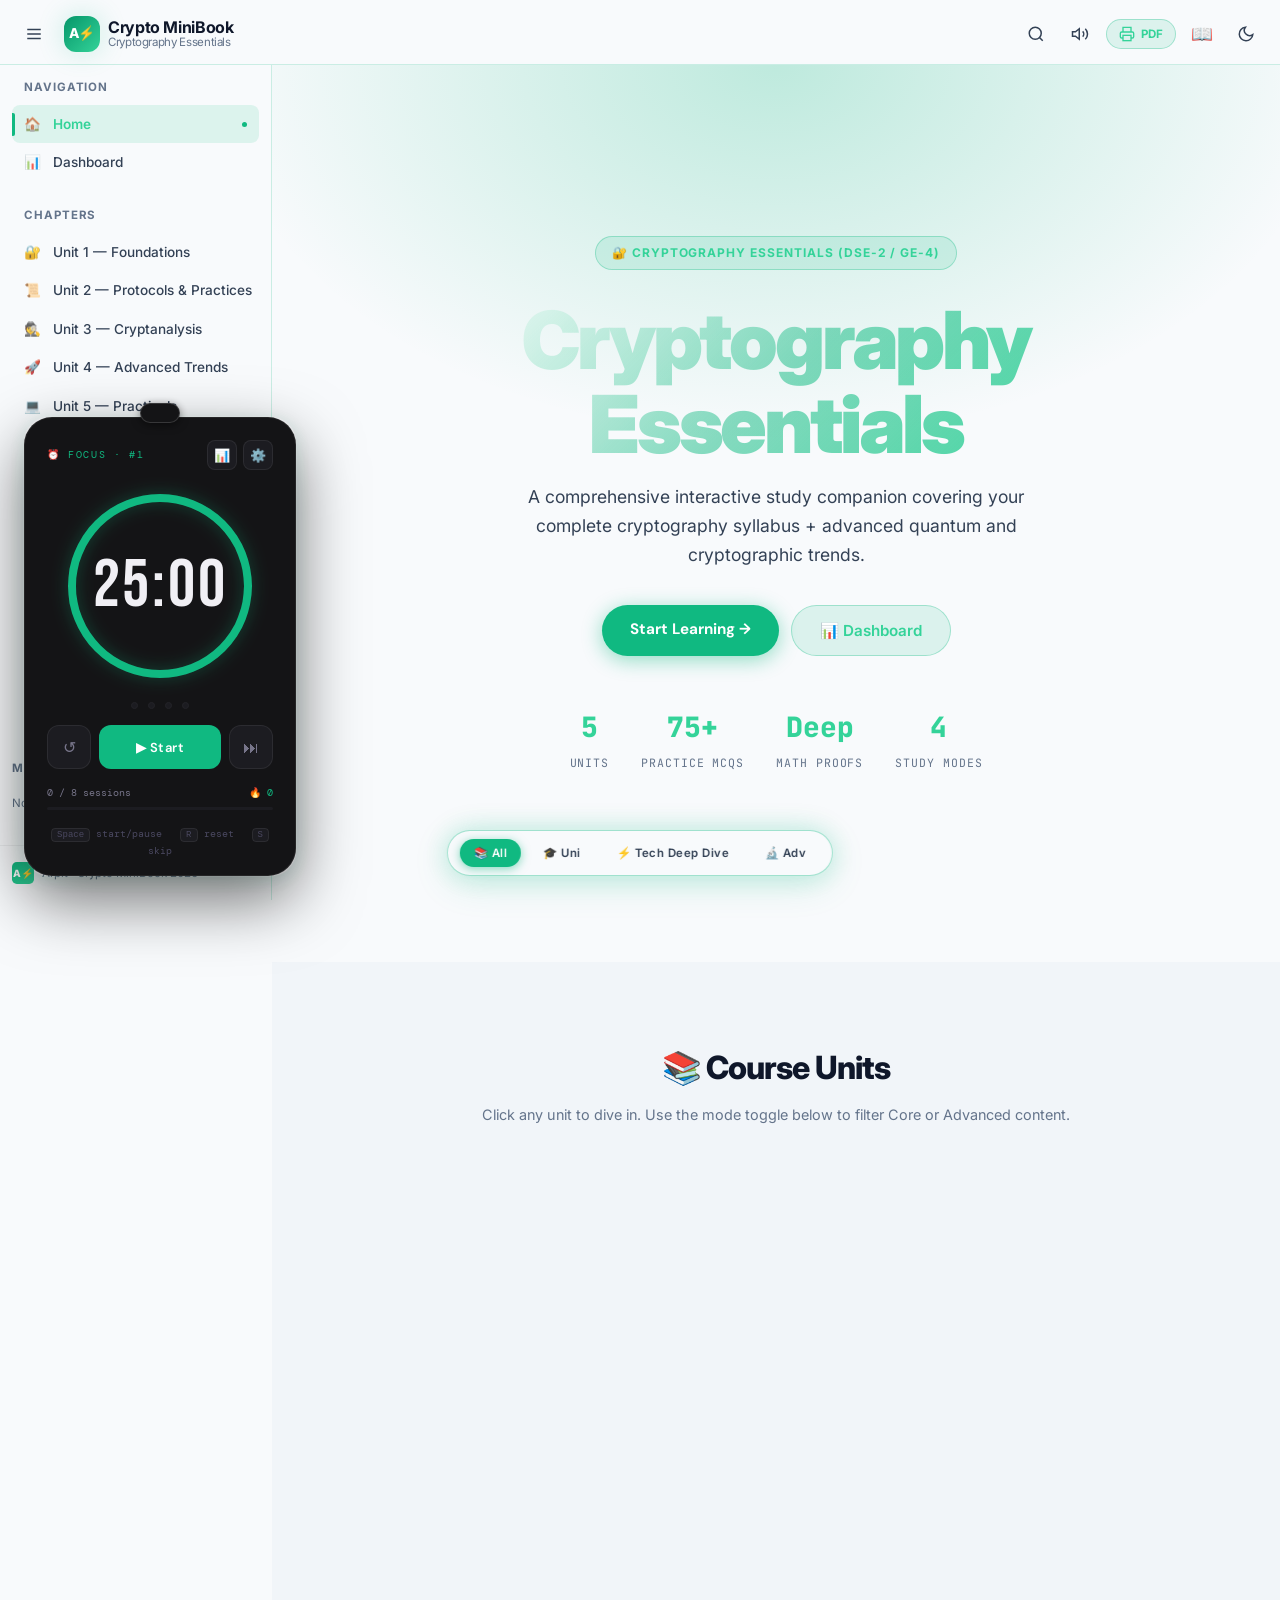
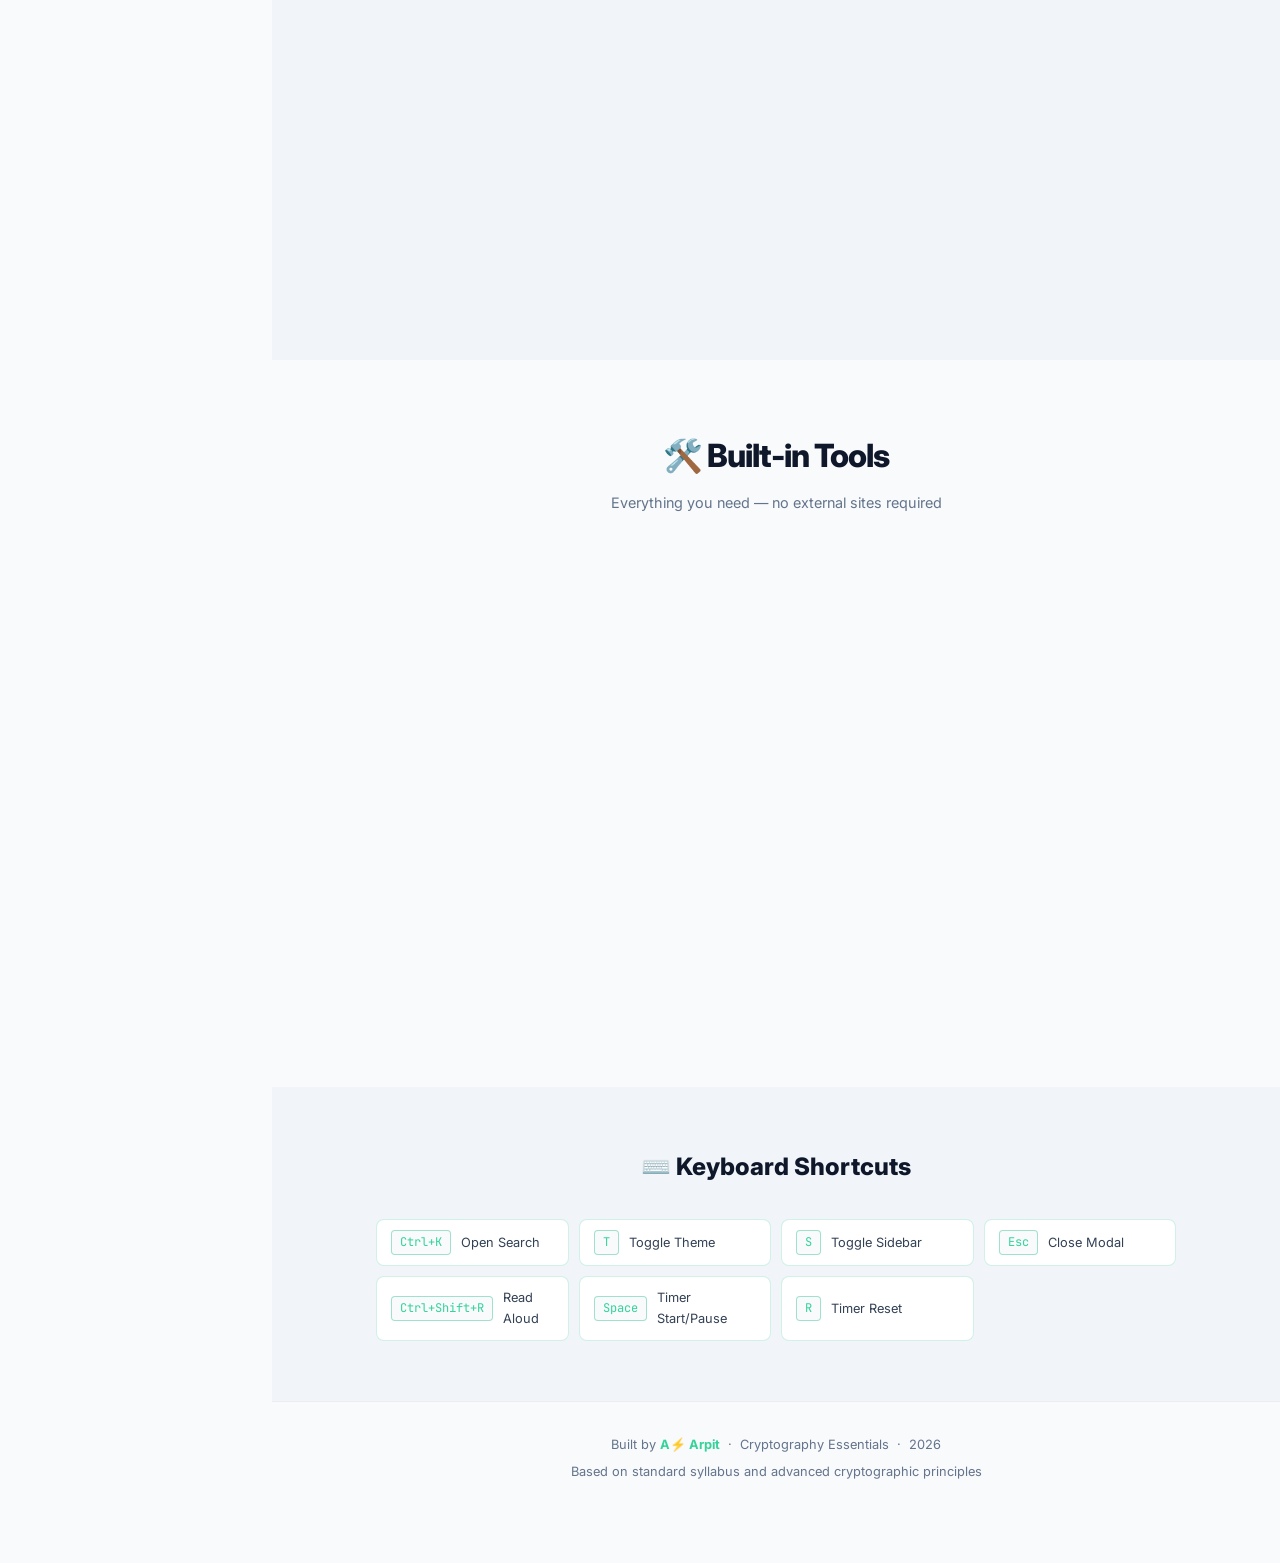
<file: index.html>
<!DOCTYPE html>
<html lang="en" data-theme="dark">
<head>
<!-- ⚡ Arpit | Cryptography Essentials MiniBook 2026 -->
<meta charset="UTF-8"><meta name="viewport" content="width=device-width,initial-scale=1">
<meta name="author" content="Arpit"><meta name="description" content="Cryptography Essentials MiniBook - Comprehensive guide to cryptography, protocols, cryptanalysis, and advanced trends.">
<meta name="application-name" content="Crypto MiniBook">
<meta name="theme-color" content="#10b981">
<meta name="apple-mobile-web-app-capable" content="yes">
<meta name="apple-mobile-web-app-status-bar-style" content="black-translucent">
<meta name="apple-mobile-web-app-title" content="Crypto MiniBook">
<meta name="mobile-web-app-capable" content="yes">
<title>Cryptography Essentials ⚡ | Arpit | MiniBook</title>
<link rel="preconnect" href="https://fonts.googleapis.com">
<link rel="preconnect" href="https://fonts.gstatic.com" crossorigin>
<link rel="manifest" href="./manifest.json">
<link rel="stylesheet" href="assets/css/main.css">
<link rel="stylesheet" href="assets/css/components.css">
<link rel="stylesheet" href="assets/css/animations.css">
<link rel="stylesheet" href="assets/css/timer.css">
<style>
/* Landing page specific */
.hero { position:relative; min-height:100vh; display:flex; align-items:center; justify-content:center; text-align:center; overflow:hidden; background:var(--bg-base); }
.hero-bg { position:absolute;inset:0; background:radial-gradient(ellipse 80% 60% at 50% 0%, rgba(16,185,129,0.25) 0%, transparent 70%); pointer-events:none; }
.hero-content { position:relative; z-index:1; max-width:780px; padding:0 24px; }
.hero-badge { display:inline-flex;align-items:center;gap:8px; background:var(--accent-soft);border:1px solid var(--accent-border);border-radius:99px; padding:6px 16px; font-size:.75rem;font-weight:700;letter-spacing:.08em;text-transform:uppercase;color:var(--accent-light);margin-bottom:28px; }
.hero-title { font-size:clamp(2.5rem,7vw,5rem);font-weight:900;letter-spacing:-.04em;line-height:1.05; background:linear-gradient(135deg,#fff 0%,var(--accent-glow) 50%,var(--accent-light) 100%);-webkit-background-clip:text;-webkit-text-fill-color:transparent;background-clip:text;margin-bottom:16px; }
.hero-sub { font-size:1.1rem;color:var(--tx-secondary);line-height:1.65;margin-bottom:36px;max-width:560px;margin-left:auto;margin-right:auto; }
.hero-btns { display:flex;gap:12px;justify-content:center;flex-wrap:wrap;margin-bottom:48px; }
.btn-primary { background:var(--accent);color:#fff;padding:12px 28px;border-radius:99px;font-weight:700;font-size:.95rem;transition:all .25s;box-shadow:0 4px 20px rgba(16,185,129,.45); }
.btn-primary:hover { background:var(--accent-light);transform:translateY(-2px);box-shadow:0 8px 28px rgba(16,185,129,.6);color:#fff; }
.btn-secondary { background:var(--accent-soft);color:var(--accent-light);padding:12px 28px;border-radius:99px;font-weight:600;font-size:.95rem;border:1px solid var(--accent-border);transition:all .25s; }
.btn-secondary:hover { background:var(--accent-border);transform:translateY(-2px); }
.stats-row { display:flex;gap:32px;justify-content:center;flex-wrap:wrap;margin-bottom:16px; }
.stat { text-align:center; }
.stat-num { font-size:1.75rem;font-weight:800;color:var(--accent-light);font-family:var(--font-mono); }
.stat-label { font-size:.72rem;text-transform:uppercase;letter-spacing:.08em;color:var(--tx-muted);margin-top:2px; }
/* Unit grid */
.units-section { padding:80px 24px; background:var(--bg-surface); }
.units-section h2 { text-align:center;font-size:2rem;font-weight:800;letter-spacing:-.03em;margin-bottom:8px;color:var(--tx-primary); }
.units-section .section-sub { text-align:center;color:var(--tx-muted);font-size:.9rem;margin-bottom:48px; }
.units-grid { display:grid;grid-template-columns:repeat(auto-fill,minmax(300px,1fr));gap:20px;max-width:1100px;margin:0 auto; }
/* Feature strip */
.features-section { padding:70px 24px; background:var(--bg-base); }
.features-grid { display:grid;grid-template-columns:repeat(auto-fill,minmax(220px,1fr));gap:16px;max-width:1000px;margin:40px auto 0; }
.feature-item { background:var(--bg-card);border:1px solid var(--bd-default);border-radius:var(--r-xl);padding:24px;text-align:center;transition:all .25s; }
.feature-item:hover { border-color:var(--accent-border);box-shadow:var(--sh-glow);transform:translateY(-3px); }
.feature-icon { font-size:2rem;margin-bottom:10px; }
.feature-title { font-weight:700;font-size:.95rem;margin-bottom:6px;color:var(--tx-primary); }
.feature-desc  { font-size:.8rem;color:var(--tx-muted);line-height:1.55; }
/* Keyboard shortcuts panel */
.shortcuts-section { padding:60px 24px;background:var(--bg-surface); }
.shortcuts-grid { display:grid;grid-template-columns:repeat(auto-fill,minmax(180px,1fr));gap:10px;max-width:800px;margin:32px auto 0; }
.shortcut-item { display:flex;align-items:center;gap:10px;background:var(--bg-card);border:1px solid var(--bd-default);border-radius:var(--r-md);padding:10px 14px; }
.shortcut-item kbd { background:var(--bg-elevated);border:1px solid var(--bd-strong);border-radius:4px;padding:2px 8px;font-family:var(--font-mono);font-size:.75rem;color:var(--accent-light);white-space:nowrap; }
.shortcut-item span { font-size:.8rem;color:var(--tx-secondary); }
footer { padding:32px 24px;text-align:center;border-top:1px solid var(--bd-subtle);color:var(--tx-muted);font-size:.8rem; }
.footer-brand { color:var(--accent-light);font-weight:700; }

body {
  display:block !important;
  padding:0 !important;
  min-height:unset !important;
  background-color:var(--bg-base) !important;
  font-family:var(--font-sans, inherit) !important;
}
:root {
  --accent:#10b981;
  --accent-light:#34d399;
  --accent-soft:rgba(16,185,129,.12);
  --accent-border:rgba(16,185,129,.3);
  --accent-glow:rgba(16,185,129,.5);
}
body[data-phase="work"],
body[data-phase="short_break"],
body[data-phase="long_break"] { background-image:none !important; }

#pomodoro,
#pomo-distraction-modal,
#pomo-settings-modal,
#pomo-analytics-modal,
#pomo-toasts {
  --accent:       #10b981;
  --accent-dim:   rgba(16,185,129,.18);
  --accent-glow:  rgba(16,185,129,.35);
  --bg:           #0c0c0e;
  --surface:      #141416;
  --surface-2:    #1c1c21;
  --surface-3:    #242429;
  --border:       rgba(255,255,255,.07);
  --border-hover: rgba(255,255,255,.14);
  --text:         #f0eff4;
  --text-muted:   #77758a;
  --text-dim:     #4a4860;
  --green:        #10b981;
  --green-dim:    rgba(16,185,129,.18);
  --teal:         #38bdf8;
  --teal-dim:     rgba(56,189,248,.18);
  --font-display: 'Bebas Neue', sans-serif;
  --font-body:    'DM Sans', sans-serif;
  --font-mono:    'DM Mono', monospace;
  --radius-sm:    8px;
  --radius-md:    12px;
  --radius-lg:    20px;
  --radius-xl:    28px;
  --ease:         cubic-bezier(0.4,0,0.2,1);
  --dur:          0.2s;
}

#pomodoro {
  width: 272px !important;
  min-width: 272px !important;
  padding: 0 !important;
  background: transparent !important;
  border: none !important;
  overflow: visible !important;
}
#pomo-card { width: 100%; }
#pomo-app  { display: contents; }
</style>
</head>
<body>
<!-- ⚡ Arpit -->
<div id="progress-bar"></div>

<!-- HEADER -->
<header id="main-header">
  <div class="header-left">
    <button id="sidebar-toggle" class="icon-btn" title="Toggle Sidebar (S)">
      <svg viewBox="0 0 24 24" fill="none" stroke="currentColor" stroke-width="2"><line x1="3" y1="6" x2="21" y2="6"/><line x1="3" y1="12" x2="21" y2="12"/><line x1="3" y1="18" x2="21" y2="18"/></svg>
    </button>
    <div class="brand-logo">
      <div class="brand-icon">A⚡</div>
      <div class="brand-text"><span class="main">Crypto MiniBook</span><span class="sub">Cryptography Essentials</span></div>
    </div>
  </div>
  <span class="header-chapter-title"></span>
  <div class="header-right">
    <button id="search-btn" class="icon-btn" title="Search (Ctrl+K)">
      <svg viewBox="0 0 24 24" fill="none" stroke="currentColor" stroke-width="2"><circle cx="11" cy="11" r="8"/><path d="M21 21l-4.35-4.35"/></svg>
    </button>
    <button id="tts-toggle" class="icon-btn" title="Read Aloud">
      <svg viewBox="0 0 24 24" fill="none" stroke="currentColor" stroke-width="2"><polygon points="11 5 6 9 2 9 2 15 6 15 11 19 11 5"/><path d="M15.54 8.46a5 5 0 010 7.07M19.07 4.93a10 10 0 010 14.14"/></svg>
    </button>
    
    <button id="print-btn" title="Print / Save as PDF (Ctrl+P)" aria-label="Print"><svg viewBox="0 0 24 24" fill="none" stroke="currentColor" stroke-width="2" width="16" height="16" style="flex-shrink:0"><polyline points="6 9 6 2 18 2 18 9"/><path d="M6 18H4a2 2 0 01-2-2v-5a2 2 0 012-2h16a2 2 0 012 2v5a2 2 0 01-2 2h-2"/><rect x="6" y="14" width="12" height="8"/></svg><span class="print-label">PDF</span></button>
    <button id="reading-mode-btn" class="icon-btn" title="Reading Mode (F)" aria-pressed="false" aria-label="Toggle reading mode">📖</button>
    <button id="theme-toggle" class="icon-btn" title="Toggle Theme (T)"></button>
  </div>
</header>

<!-- SIDEBAR -->
<div id="sidebar-overlay"></div>
<aside id="sidebar">
  <nav class="sidebar-nav">
    <!-- ⚡ Arpit -->
    <div class="sidebar-section">
      <div class="sidebar-section-label">Navigation</div>
      <a href="index.html" class="sidebar-link active"><span class="link-icon">🏠</span>Home</a>
      <a href="./progress.html" class="sidebar-link"><span class="link-icon">📊</span>Dashboard</a>
    </div>
    <div class="sidebar-section">
      <div class="sidebar-section-label">Chapters</div>
      <a href="chapters/unit1.html" class="sidebar-link"><span class="link-icon">🔐</span>Unit 1 — Foundations</a>
      <a href="chapters/unit2.html" class="sidebar-link"><span class="link-icon">📜</span>Unit 2 — Protocols & Practices</a>
      <a href="chapters/unit3.html" class="sidebar-link"><span class="link-icon">🕵️</span>Unit 3 — Cryptanalysis</a>
      <a href="chapters/unit4.html" class="sidebar-link"><span class="link-icon">🚀</span>Unit 4 — Advanced Trends</a>
      <a href="chapters/unit5.html" class="sidebar-link"><span class="link-icon">💻</span>Unit 5 — Practicals</a>
    </div>
    <div class="sidebar-section">
      <div class="sidebar-section-label">Progress</div>
      <div id="bookmarks-list"></div>
    </div>
    <div class="sidebar-section">
      <div class="sidebar-section-label">Mode</div>
      <div id="mode-indicator" style="padding:8px 12px;font-size:.8rem;font-weight:700;color:var(--accent-light)">📚 All</div>
    </div>
  </nav>
  <!-- ⚡ Arpit Brand Footer -->
  
    <div class="sidebar-section">
      <div class="sidebar-section-label">My Notes</div>
      <div id="notes-sidebar-list"></div>
    </div>
  <div class="sidebar-footer">
    <div class="sidebar-brand-mark"><div class="mark">A⚡</div><span>Arpit · Crypto MiniBook 2026</span></div>
  </div>
</aside>

<!-- MAIN CONTENT -->
<main id="main-content">
  <!-- HERO -->
  <section class="hero">
    <div class="hero-bg"></div>
    <!-- ⚡ Arpit -->
    <div class="hero-content anim-slide-up">
      <div class="hero-badge">🔐 Cryptography Essentials (DSE-2 / GE-4)</div>
      <h1 class="hero-title">Cryptography Essentials</h1>
      <p class="hero-sub">A comprehensive interactive study companion covering your complete cryptography syllabus + advanced quantum and cryptographic trends.</p>
      <div class="hero-btns">
        <a href="chapters/unit1.html" class="btn-primary">Start Learning →</a>
        <a href="progress.html" class="btn-secondary">📊 Dashboard</a>
      </div>
      <div class="stats-row">
        <div class="stat"><div class="stat-num">5</div><div class="stat-label">Units</div></div>
        <div class="stat"><div class="stat-num">75+</div><div class="stat-label">Practice MCQs</div></div>
        <div class="stat"><div class="stat-num">Deep</div><div class="stat-label">Math Proofs</div></div>
        <div class="stat"><div class="stat-num">4</div><div class="stat-label">Study Modes</div></div>
      </div>
    </div>
  </section>

  <!-- UNITS GRID -->
  <section class="units-section">
    <h2>📚 Course Units</h2>
    <p class="section-sub">Click any unit to dive in. Use the mode toggle below to filter Core or Advanced content.</p>
    <div class="units-grid stagger-children">
      <a href="chapters/unit1.html" class="unit-card" style="--unit-color:rgba(16,185,129,.12)">
        <div class="unit-num">Unit 1</div>
        <div class="unit-icon">🔐</div>
        <div class="unit-title">Foundations of Cryptography</div>
        <div class="unit-desc">History, principles, symmetric key (DES, AES), asymmetric key (RSA, ECC), and cryptographic hash functions (SHA, MD5).</div>
        <div class="unit-tags"><span class="unit-tag">AES/DES</span><span class="unit-tag">RSA</span><span class="unit-tag">ECC</span></div>
      </a>
      <a href="chapters/unit2.html" class="unit-card" style="--unit-color:rgba(59,130,246,.1)">
        <div class="unit-num">Unit 2</div>
        <div class="unit-icon">📜</div>
        <div class="unit-title">Protocols and Practices</div>
        <div class="unit-desc">Key exchange (Diffie-Hellman), digital signatures, certificates, PKI, and cryptographic security protocols (SSL/TLS, PGP).</div>
        <div class="unit-tags"><span class="unit-tag">Diffie-Hellman</span><span class="unit-tag">PKI</span><span class="unit-tag">SSL/TLS</span></div>
      </a>
      <a href="chapters/unit3.html" class="unit-card" style="--unit-color:rgba(239,68,68,.1)">
        <div class="unit-num">Unit 3</div>
        <div class="unit-icon">🕵️</div>
        <div class="unit-title">Cryptanalysis and Security</div>
        <div class="unit-desc">Cryptanalytic types/techniques, side-channel attacks, data at rest/transit/use, and legal/ethical issues.</div>
        <div class="unit-tags"><span class="unit-tag">Side-channel</span><span class="unit-tag">Cryptanalysis</span><span class="unit-tag">Ethics</span></div>
      </a>
      <a href="chapters/unit4.html" class="unit-card" style="--unit-color:rgba(139,92,246,.1)">
        <div class="unit-num">Unit 4</div>
        <div class="unit-icon">🚀</div>
        <div class="unit-title">Advanced Cryptography & Trends</div>
        <div class="unit-desc">Quantum cryptography, homomorphic encryption, blockchain, cryptocurrency, and future trends.</div>
        <div class="unit-tags"><span class="unit-tag">Quantum</span><span class="unit-tag">Homomorphic</span><span class="unit-tag">Blockchain</span></div>
      </a>
    </div>
  </section>

  <!-- FEATURES -->
  <section class="features-section">
    <h2 style="text-align:center;font-size:2rem;font-weight:800;letter-spacing:-.03em;color:var(--tx-primary)">🛠️ Built-in Tools</h2>
    <p style="text-align:center;color:var(--tx-muted);font-size:.9rem;margin-top:8px">Everything you need — no external sites required</p>
    <div class="features-grid stagger-children">
      <div class="feature-item"><div class="feature-icon">🔢</div><div class="feature-title">Math Visualizations</div><div class="feature-desc">Step-by-step visualizations for RSA encryption and Diffie-Hellman key exchange.</div></div>
      <div class="feature-item"><div class="feature-icon">📚</div><div class="feature-title">Study Modes</div><div class="feature-desc">Switch between University syllabus and Advanced technical deep dives instantly.</div></div>
      <div class="feature-item"><div class="feature-icon">🔊</div><div class="feature-title">Text-to-Speech</div><div class="feature-desc">Listen to any section with voice selection, speed control, and paragraph highlighting.</div></div>
      <div class="feature-item"><div class="feature-icon">🔍</div><div class="feature-title">Instant Search</div><div class="feature-desc">Ctrl+K to search across all chapters with highlighted results and instant navigation.</div></div>
      <div class="feature-item"><div class="feature-icon">🔖</div><div class="feature-title">Bookmarks & Highlights</div><div class="feature-desc">Bookmark sections and highlight text — all saved locally in your browser.</div></div>
      <div class="feature-item"><div class="feature-icon">⏰</div><div class="feature-title">Pomodoro Timer</div><div class="feature-desc">Full-featured timer with SVG ring, session streaks, daily goals, and browser notifications.</div></div>
    </div>
  </section>

  <!-- KEYBOARD SHORTCUTS -->
  <section class="shortcuts-section">
    <h2 style="text-align:center;font-size:1.5rem;font-weight:800;color:var(--tx-primary)">⌨️ Keyboard Shortcuts</h2>
    <div class="shortcuts-grid">
      <div class="shortcut-item"><kbd>Ctrl+K</kbd><span>Open Search</span></div>
      <div class="shortcut-item"><kbd>T</kbd><span>Toggle Theme</span></div>
      <div class="shortcut-item"><kbd>S</kbd><span>Toggle Sidebar</span></div>
      <div class="shortcut-item"><kbd>Esc</kbd><span>Close Modal</span></div>
      <div class="shortcut-item"><kbd>Ctrl+Shift+R</kbd><span>Read Aloud</span></div>
      <div class="shortcut-item"><kbd>Space</kbd><span>Timer Start/Pause</span></div>
      <div class="shortcut-item"><kbd>R</kbd><span>Timer Reset</span></div>
    </div>
  </section>

  <footer>
    <!-- ⚡ Arpit -->
    <p>Built by <span class="footer-brand">A⚡ Arpit</span> &nbsp;·&nbsp; Cryptography Essentials &nbsp;·&nbsp; 2026</p>
    <p style="margin-top:6px">Based on standard syllabus and advanced cryptographic principles</p>
  </footer>
</main>

<!-- FLOATING MODE PANEL -->
<div id="mode-panel">
  <button class="mode-btn active" data-mode="all">📚 All</button>
  <button class="mode-btn uni-btn" data-mode="uni">🎓 Uni</button>
  <button class="mode-btn gate-btn" data-mode="gate">⚡ Tech Deep Dive</button>
  <button class="mode-btn adv-btn" data-mode="advanced">🔬 Adv</button>
</div>

<!-- TTS FLOATING PANEL -->
<div id="tts-panel">
  <div class="tts-controls">
    <button class="tts-btn" id="tts-play" title="Play/Pause">▶</button>
    <button class="tts-btn" id="tts-stop" title="Stop">⏹</button>
    <div class="tts-speed">
      <span>Speed</span>
      <input type="range" id="tts-rate" min="0.5" max="2" step="0.1" value="1">
      <span id="tts-rate-label">1.0x</span>
    </div>
  </div>
  <div class="tts-voice">
    <select id="tts-voice-select"><option>Loading voices…</option></select>
  </div>
</div>

<div id="pomodoro">
  <div id="pomo-card">
    <div id="pomo-header">
      <div id="pomo-label" role="status" aria-live="polite">⏰ FOCUS · #1</div>
      <div id="pomo-header-actions">
        <button class="hdr-btn" id="pomo-btn-stats"    title="Analytics"  aria-label="Open analytics">📊</button>
        <button class="hdr-btn" id="pomo-btn-settings" title="Settings"   aria-label="Open settings">⚙️</button>
      </div>
    </div>
    <div id="pomo-ring-wrap" role="img" aria-label="Timer countdown ring">
      <svg id="pomo-ring" viewBox="0 0 200 200" aria-hidden="true">
        <circle class="ring-track" cx="100" cy="100" r="88"/>
        <circle id="ring-progress" cx="100" cy="100" r="88"/>
      </svg>
      <div id="pomo-time-wrap">
        <div id="pomo-time" role="timer" aria-atomic="true">25:00</div>
        <span id="pomo-time-live" aria-live="polite" aria-atomic="true"></span>
      </div>
    </div>
    <div id="pomo-sessions" aria-label="Session progress toward long break">
      <div class="session-dot" id="dot-0" role="presentation"></div>
      <div class="session-dot" id="dot-1" role="presentation"></div>
      <div class="session-dot" id="dot-2" role="presentation"></div>
      <div class="session-dot" id="dot-3" role="presentation"></div>
    </div>
    <div id="pomo-controls">
      <button class="btn-icon" id="pomo-reset" title="Reset (R)"      aria-label="Reset timer">↺</button>
      <button id="pomo-start"                  aria-label="Start timer">▶ Start</button>
      <button class="btn-icon" id="pomo-skip"  title="Skip phase (S)" aria-label="Skip phase">⏭</button>
    </div>
    <div id="pomo-goal-wrap">
      <div id="pomo-goal-label">
        <span id="pomo-goal-text">0 / 8 sessions</span>
        <span id="pomo-streak">🔥 0</span>
      </div>
      <div id="pomo-goal-bar" role="progressbar" aria-valuemin="0" aria-valuemax="100" aria-valuenow="0">
        <div id="pomo-goal-fill"></div>
      </div>
    </div>
    <div id="pomo-hints" aria-hidden="true">
      <kbd>Space</kbd> start/pause &nbsp; <kbd>R</kbd> reset &nbsp; <kbd>S</kbd> skip
    </div>
  </div>
</div>
<div id="pomo-toasts" aria-live="assertive" aria-atomic="true" role="status"></div>

<div id="search-modal">
  <div class="search-box">
    <div class="search-input-wrap">
      <span class="s-icon">🔍</span>
      <input id="search-input" type="text" placeholder="Search chapters, topics, algorithms…" autocomplete="off">
    </div>
    <div id="search-results"></div>
    <div class="search-hint">
      <span><kbd>↵</kbd> to navigate</span>
      <span><kbd>Esc</kbd> to close</span>
      <span><kbd>Ctrl+K</kbd> to open</span>
    </div>
  </div>
</div>

<nav id="mobile-nav">
  <button class="mobile-nav-btn" onclick="SidebarManager?.toggle()"><span class="icon">☰</span>Menu</button>
  <a href="index.html" class="mobile-nav-btn active"><span class="icon">🏠</span>Home</a>
  <a href="chapters/unit1.html" class="mobile-nav-btn"><span class="icon">📖</span>Units</a>
  <button class="mobile-nav-btn" onclick="SearchManager?.open()"><span class="icon">🔍</span>Search</button>
</nav>

<div id="toast-container"></div>
<script src="assets/js/state.js"></script>
<script src="assets/js/core.js"></script>
<script src="assets/js/modes.js"></script>
<script src="assets/js/tts.js"></script>
<script src="assets/js/timer-settings.js"></script>
<script src="assets/js/timer.js"></script>
<script src="assets/js/timer-analytics.js"></script>
<script src="assets/js/timer-notifications.js"></script>
<script src="assets/js/timer-ui.js"></script>
<script src="./assets/js/print.js"></script>
<script src="./assets/js/notes.js"></script>
<script src="./assets/js/glossary.js"></script>
</body>
</html>
</file>
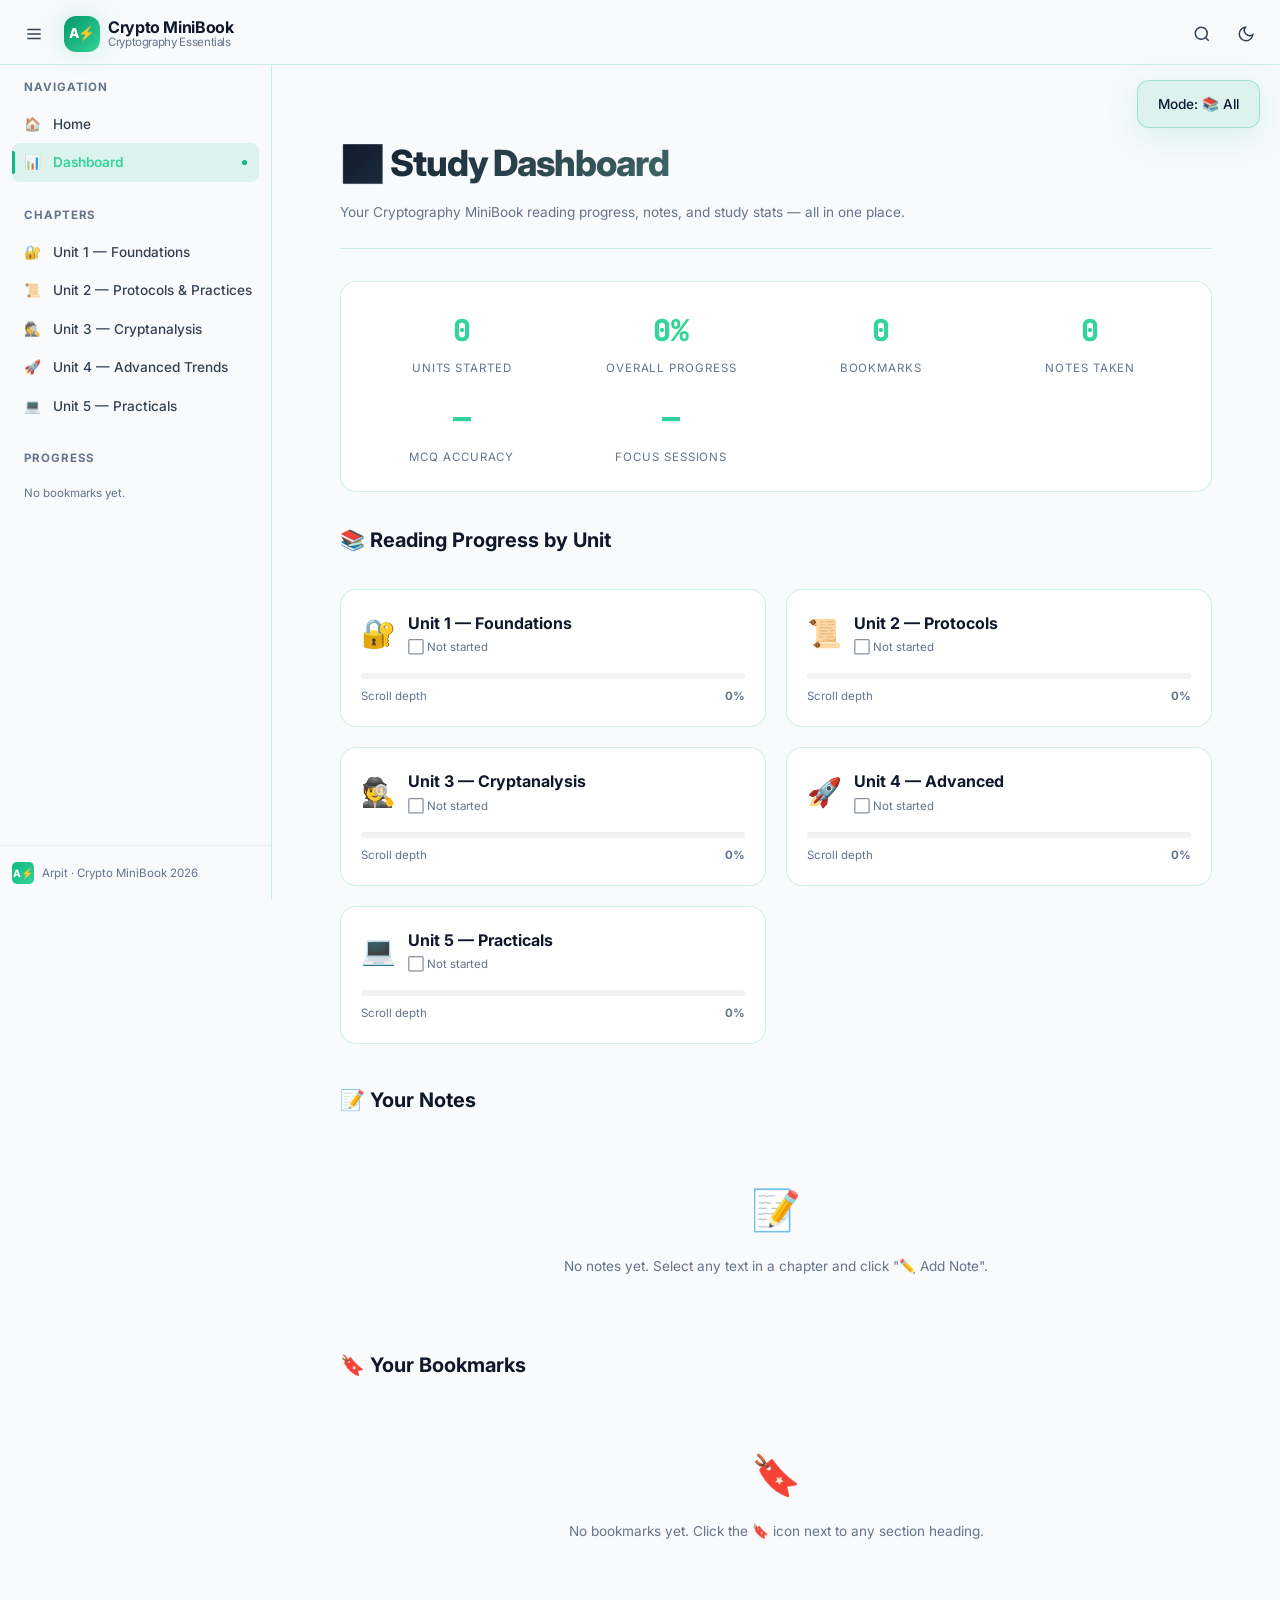
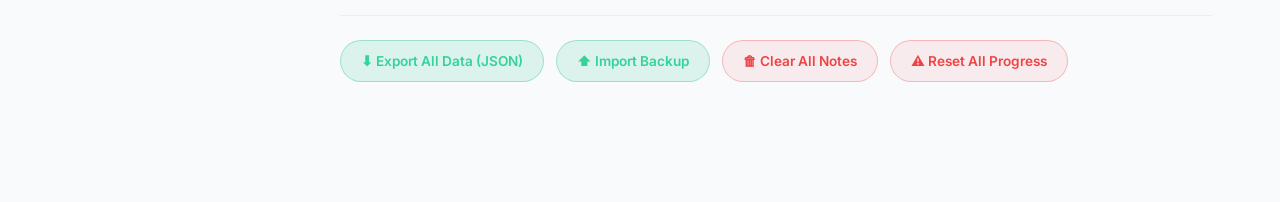
<file: progress.html>
<!DOCTYPE html>
<html lang="en" data-theme="dark">
<head>
<!-- ⚡ Arpit | Crypto MiniBook 2026 — Progress Dashboard -->
<meta charset="UTF-8"><meta name="viewport" content="width=device-width,initial-scale=1">
<meta name="author" content="Arpit">
<meta name="description" content="Study Progress Dashboard — Cryptography Essentials">
<meta name="application-name" content="Crypto MiniBook">
<meta name="theme-color" content="#10b981">
<meta name="apple-mobile-web-app-capable" content="yes">
<meta name="apple-mobile-web-app-status-bar-style" content="black-translucent">
<meta name="apple-mobile-web-app-title" content="Crypto MiniBook">
<meta name="mobile-web-app-capable" content="yes">
<title>Progress Dashboard | Crypto MiniBook ⚡ Arpit</title>
<link rel="preconnect" href="https://fonts.googleapis.com">
<link rel="preconnect" href="https://fonts.gstatic.com" crossorigin>
<link rel="manifest" href="manifest.json">
<link rel="stylesheet" href="assets/css/main.css">
<link rel="stylesheet" href="assets/css/components.css">
<link rel="stylesheet" href="assets/css/animations.css">
<link rel="stylesheet" href="assets/css/chapter.css">
<style>
.dash-hero { padding: var(--sp-10) 0 var(--sp-6); border-bottom: 1px solid var(--bd-default); margin-bottom: var(--sp-8); }
.dash-hero h1 { font-size: var(--text-4xl); font-weight: 800; letter-spacing: -.03em;
  background: linear-gradient(135deg, var(--tx-primary) 0%, var(--accent-glow) 100%);
  -webkit-background-clip: text; -webkit-text-fill-color: transparent; background-clip: text; }
.dash-hero p { color: var(--tx-muted); margin-top: var(--sp-2); font-size: var(--text-sm); }
.section-title { font-size: var(--text-xl); font-weight: 700; margin-bottom: var(--sp-5); color: var(--tx-primary); display: flex; align-items: center; gap: var(--sp-3); }
.actions-row { display: flex; gap: var(--sp-3); flex-wrap: wrap; margin-top: var(--sp-8); padding-top: var(--sp-6); border-top: 1px solid var(--bd-subtle); }
.action-btn { padding: var(--sp-3) var(--sp-5); border-radius: var(--r-full); font-weight: 600; font-size: var(--text-sm); cursor: pointer; border: 1px solid var(--accent-border); color: var(--accent-light); background: var(--accent-soft); transition: all var(--t-fast); }
.action-btn:hover { background: var(--accent); color: #fff; box-shadow: var(--sh-glow); }
.action-btn.danger { border-color: rgba(239,68,68,.3); color: var(--danger); background: rgba(239,68,68,.08); }
.action-btn.danger:hover { background: rgba(239,68,68,.2); box-shadow: none; }
.notes-table { width:100%; border-collapse:collapse; font-size: var(--text-sm); margin-top: var(--sp-4); }
.notes-table th { background: var(--accent-soft); color: var(--accent-light); padding: var(--sp-2) var(--sp-4); text-align:left; font-weight:700; border-bottom:2px solid var(--accent-border); }
.notes-table td { padding: var(--sp-3) var(--sp-4); border-bottom: 1px solid var(--bd-subtle); color: var(--tx-secondary); vertical-align:top; }
.notes-table tr:hover td { background: var(--accent-soft); }
.note-dot { display:inline-block; width:10px;height:10px;border-radius:50%;margin-right:6px;vertical-align:middle; }
.empty-state { text-align:center; padding: var(--sp-10); color:var(--tx-muted); font-size:var(--text-sm); }
.empty-icon  { font-size:2.5rem; margin-bottom:var(--sp-3); }

:root {
  --accent:#10b981;
  --accent-light:#34d399;
  --accent-soft:rgba(16,185,129,.12);
  --accent-border:rgba(16,185,129,.3);
  --accent-glow:rgba(16,185,129,.5);
}
</style>
</head>
<body>
<!-- ⚡ Arpit -->
<div id="progress-bar"></div>

<header id="main-header">
  <div class="header-left">
    <button id="sidebar-toggle" class="icon-btn" title="Toggle Sidebar (S)">
      <svg viewBox="0 0 24 24" fill="none" stroke="currentColor" stroke-width="2"><line x1="3" y1="6" x2="21" y2="6"/><line x1="3" y1="12" x2="21" y2="12"/><line x1="3" y1="18" x2="21" y2="18"/></svg>
    </button>
    <div class="brand-logo">
      <div class="brand-icon">A⚡</div>
      <div class="brand-text"><span class="main">Crypto MiniBook</span><span class="sub">Cryptography Essentials</span></div>
    </div>
  </div>
  <span class="header-chapter-title"></span>
  <div class="header-right">
    <button id="search-btn" class="icon-btn" title="Search (Ctrl+K)">
      <svg viewBox="0 0 24 24" fill="none" stroke="currentColor" stroke-width="2"><circle cx="11" cy="11" r="8"/><path d="M21 21l-4.35-4.35"/></svg>
    </button>
    <button id="theme-toggle" class="icon-btn" title="Toggle Theme (T)"></button>
  </div>
</header>

<div id="sidebar-overlay"></div>
<aside id="sidebar">
  <nav class="sidebar-nav">
    <div class="sidebar-section">
      <div class="sidebar-section-label">Navigation</div>
      <a href="index.html" class="sidebar-link"><span class="link-icon">🏠</span>Home</a>
      <a href="progress.html" class="sidebar-link active"><span class="link-icon">📊</span>Dashboard</a>
    </div>
    <div class="sidebar-section">
      <div class="sidebar-section-label">Chapters</div>
      <a href="chapters/unit1.html" class="sidebar-link"><span class="link-icon">🔐</span>Unit 1 — Foundations</a>
      <a href="chapters/unit2.html" class="sidebar-link"><span class="link-icon">📜</span>Unit 2 — Protocols & Practices</a>
      <a href="chapters/unit3.html" class="sidebar-link"><span class="link-icon">🕵️</span>Unit 3 — Cryptanalysis</a>
      <a href="chapters/unit4.html" class="sidebar-link"><span class="link-icon">🚀</span>Unit 4 — Advanced Trends</a>
      <a href="chapters/unit5.html" class="sidebar-link"><span class="link-icon">💻</span>Unit 5 — Practicals</a>
    </div>
    <div class="sidebar-section">
      <div class="sidebar-section-label">Progress</div>
      <div id="bookmarks-list"></div>
    </div>
  </nav>
  <div class="sidebar-footer">
    <div class="sidebar-brand-mark"><div class="mark">A⚡</div><span>Arpit · Crypto MiniBook 2026</span></div>
  </div>
</aside>

<main id="main-content">
<div class="content-inner">

  <div class="dash-hero">
    <h1>📊 Study Dashboard</h1>
    <p>Your Cryptography MiniBook reading progress, notes, and study stats — all in one place.</p>
  </div>

  <!-- SUMMARY BAR -->
  <div class="dash-summary-bar" id="dash-summary">
    <div class="dash-sum-item"><div class="dash-sum-val" id="sum-units-read">—</div><div class="dash-sum-lbl">Units Started</div></div>
    <div class="dash-sum-item"><div class="dash-sum-val" id="sum-overall">—</div><div class="dash-sum-lbl">Overall Progress</div></div>
    <div class="dash-sum-item"><div class="dash-sum-val" id="sum-bookmarks">—</div><div class="dash-sum-lbl">Bookmarks</div></div>
    <div class="dash-sum-item"><div class="dash-sum-val" id="sum-notes">—</div><div class="dash-sum-lbl">Notes Taken</div></div>
    <div class="dash-sum-item"><div class="dash-sum-val" id="sum-mcq">—</div><div class="dash-sum-lbl">MCQ Accuracy</div></div>
    <div class="dash-sum-item"><div class="dash-sum-val" id="sum-focus">—</div><div class="dash-sum-lbl">Focus Sessions</div></div>
  </div>

  <!-- UNIT PROGRESS CARDS -->
  <div class="section-title">📚 Reading Progress by Unit</div>
  <div class="dash-grid" id="dash-unit-grid">
    <!-- Populated by JS -->
  </div>

  <!-- NOTES TABLE -->
  <div class="section-title" style="margin-top:var(--sp-10)">📝 Your Notes</div>
  <div id="dash-notes-section">
    <div class="empty-state"><div class="empty-icon">📝</div>No notes yet. Select any text in a chapter and click "✏️ Add Note".</div>
  </div>

  <!-- BOOKMARKS TABLE -->
  <div class="section-title" style="margin-top:var(--sp-8)">🔖 Your Bookmarks</div>
  <div id="dash-bookmarks-section">
    <div class="empty-state"><div class="empty-icon">🔖</div>No bookmarks yet. Click the 🔖 icon next to any section heading.</div>
  </div>

  <!-- ACTIONS -->
  <div class="actions-row">
    <button class="action-btn" id="dash-export">⬇ Export All Data (JSON)</button>
    <button class="action-btn" id="dash-import">⬆ Import Backup</button>
    <button class="action-btn danger" id="dash-clear-notes">🗑 Clear All Notes</button>
    <button class="action-btn danger" id="dash-clear-all">⚠️ Reset All Progress</button>
  </div>

</div>
</main>

<!-- CUSTOM CONFIRM MODAL -->
<div id="confirm-modal">
  <div class="confirm-box">
    <div class="confirm-title" id="confirm-title">Are you sure?</div>
    <div class="confirm-msg" id="confirm-msg"></div>
    <div class="confirm-actions">
      <button class="confirm-cancel" id="confirm-cancel">Cancel</button>
      <button class="confirm-ok" id="confirm-ok">Yes, Delete</button>
    </div>
  </div>
</div>

<!-- SEARCH MODAL -->
<div id="search-modal">
  <div class="search-box">
    <div class="search-input-wrap">
      <span class="s-icon">🔍</span>
      <input id="search-input" type="text" placeholder="Search chapters, topics, algorithms…" autocomplete="off">
    </div>
    <div id="search-results"></div>
    <div class="search-hint">
      <span><kbd>↵</kbd> to navigate</span>
      <span><kbd>Esc</kbd> to close</span>
      <span><kbd>Ctrl+K</kbd> to open</span>
    </div>
  </div>
</div>

<div id="toast-container"></div>
<script src="assets/js/state.js"></script>
<script src="assets/js/core.js"></script>
<script src="assets/js/modes.js"></script>
<script>
// ─── Progress Dashboard Logic ────────────────────────────────────
const escapeHTML = (value) => String(value)
  .replace(/&/g, '&amp;')
  .replace(/</g, '&lt;')
  .replace(/>/g, '&gt;')
  .replace(/"/g, '&quot;')
  .replace(/'/g, '&#39;');

const UNITS = [
  { file: 'unit1.html', icon: '🔐', name: 'Unit 1 — Foundations',         href: 'chapters/unit1.html' },
  { file: 'unit2.html', icon: '📜', name: 'Unit 2 — Protocols',           href: 'chapters/unit2.html' },
  { file: 'unit3.html', icon: '🕵️', name: 'Unit 3 — Cryptanalysis',       href: 'chapters/unit3.html' },
  { file: 'unit4.html', icon: '🚀', name: 'Unit 4 — Advanced',            href: 'chapters/unit4.html' },
  { file: 'unit5.html', icon: '💻', name: 'Unit 5 — Practicals',          href: 'chapters/unit5.html' }
];

// ── Custom confirm modal helper ───────────────────────────────────
function customConfirm(title, msg, okLabel, onConfirm) {
  const modal = document.getElementById('confirm-modal');
  document.getElementById('confirm-title').textContent = title;
  document.getElementById('confirm-msg').textContent   = msg;
  const okBtn = document.getElementById('confirm-ok');
  okBtn.textContent = okLabel || 'Confirm';
  modal.classList.add('open');

  const close = () => modal.classList.remove('open');
  document.getElementById('confirm-cancel').onclick = close;
  modal.onclick = (e) => { if (e.target === modal) close(); };
  okBtn.onclick = () => { close(); onConfirm(); };
}

document.addEventListener('DOMContentLoaded', () => {
  const progress  = StateManager.getAllReadProgress?.() || {};
  const bookmarks = StateManager.get('bookmarks') || [];
  const mcqStats  = StateManager.getMCQStats?.() || { total:0, correct:0, pct:0 };
  const notes     = JSON.parse(localStorage.getItem('os-notes-v1') || '{}');
  const pomoData  = JSON.parse(localStorage.getItem('pomo-analytics') || '{}');
  const sessions  = pomoData.allTimeSessions || 0;

  // ── Summary Bar ───────────────────────────────────────────────
  const started  = UNITS.filter(u => (progress[u.file] || 0) > 0).length;
  const allPcts  = UNITS.map(u => progress[u.file] || 0);
  const overall  = Math.round(allPcts.reduce((a,b) => a+b, 0) / UNITS.length);
  const noteCount= Object.keys(notes).length;

  document.getElementById('sum-units-read').textContent  = started;
  document.getElementById('sum-overall').textContent     = (overall || 0) + '%';
  document.getElementById('sum-bookmarks').textContent   = bookmarks.length;
  document.getElementById('sum-notes').textContent       = noteCount;
  document.getElementById('sum-mcq').textContent        = mcqStats.total ? mcqStats.pct + '%' : '—';
  document.getElementById('sum-focus').textContent       = sessions || '—';

  // ── Unit Cards ────────────────────────────────────────────────
  const grid = document.getElementById('dash-unit-grid');
  grid.innerHTML = UNITS.map(u => {
    const pct = progress[u.file] || 0;
    const badge = pct >= 90 ? '✅' : pct >= 50 ? '📖' : pct > 0 ? '🔄' : '⬜';
    return `
      <a href="${u.href}" class="dash-unit-card" style="text-decoration:none;color:inherit">
        <div class="dash-unit-top">
          <div class="dash-unit-icon">${escapeHTML(u.icon)}</div>
          <div>
            <div class="dash-unit-name">${escapeHTML(u.name)}</div>
            <div style="font-size:var(--text-xs);color:var(--tx-muted);margin-top:2px">${escapeHTML(badge)} ${pct >= 90 ? 'Completed' : pct >= 50 ? 'In Progress' : pct > 0 ? 'Started' : 'Not started'}</div>
          </div>
        </div>
        <div class="dash-progress-bar">
          <div class="dash-progress-fill" style="width:${pct}%"></div>
        </div>
        <div class="dash-progress-label">
          <span>Scroll depth</span><span><strong>${pct}%</strong></span>
        </div>
      </a>
    `;
  }).join('');

  // Animate fills after DOM is ready
  requestAnimationFrame(() => {
    document.querySelectorAll('.dash-progress-fill').forEach(el => {
      const w = el.style.width; el.style.width = '0'; 
      setTimeout(() => el.style.width = w, 100);
    });
  });

  // ── Notes Table ───────────────────────────────────────────────
  const notesSection = document.getElementById('dash-notes-section');
  const noteEntries  = Object.entries(notes);
  if (noteEntries.length) {
    notesSection.innerHTML = `
      <table class="notes-table">
        <thead><tr><th>Color</th><th>Highlighted Text</th><th>Your Note</th><th>Page</th><th>Date</th></tr></thead>
        <tbody>
          ${noteEntries.sort((a,b) => b[1].ts - a[1].ts).map(([id, n]) => `
            <tr>
              <td><span class="note-dot" style="background:${escapeHTML(n.color)}"></span></td>
              <td style="color:var(--tx-primary);max-width:180px;overflow:hidden;text-overflow:ellipsis;white-space:nowrap" title="${escapeHTML(n.selectedText)}">${escapeHTML(n.selectedText).slice(0,60)}${n.selectedText.length>60?'…':''}</td>
              <td style="max-width:220px">${escapeHTML(n.noteText).slice(0,80)}${n.noteText.length>80?'…':''}</td>
              <td><a href="chapters/${escapeHTML(n.page)}" style="color:var(--accent-light)">${escapeHTML(n.page)}</a></td>
              <td style="white-space:nowrap;color:var(--tx-muted)">${escapeHTML(new Date(n.ts).toLocaleDateString('en-IN'))}</td>
            </tr>
          `).join('')}
        </tbody>
      </table>
    `;
  }

  // ── Bookmarks Table ───────────────────────────────────────────
  const bmSection = document.getElementById('dash-bookmarks-section');
  if (bookmarks.length) {
    bmSection.innerHTML = `
      <table class="notes-table">
        <thead><tr><th>Section</th><th>Link</th><th>Date Added</th></tr></thead>
        <tbody>
          ${bookmarks.map(b => `
            <tr>
              <td style="color:var(--tx-primary)">🔖 ${escapeHTML(b.label || b.id)}</td>
              <td><a href="${escapeHTML(b.url)}" style="color:var(--accent-light)">${escapeHTML(b.url.split('/').pop())}</a></td>
              <td style="color:var(--tx-muted)">${b.ts ? escapeHTML(new Date(b.ts).toLocaleDateString('en-IN')) : '—'}</td>
            </tr>
          `).join('')}
        </tbody>
      </table>
    `;
  }

  // ── Actions ───────────────────────────────────────────────────
  document.getElementById('dash-export')?.addEventListener('click', () => StateManager.exportData());
  document.getElementById('dash-import')?.addEventListener('click', () => StateManager.importData());
  document.getElementById('dash-clear-notes')?.addEventListener('click', () => {
    customConfirm(
      '🗑 Clear All Notes',
      'This will permanently delete all your annotations and highlights. This cannot be undone.',
      'Delete All Notes',
      () => {
        localStorage.removeItem('os-notes-v1');
        Toast.show('🗑 All notes cleared.', 'info');
        setTimeout(() => location.reload(), 800);
      }
    );
  });
  document.getElementById('dash-clear-all')?.addEventListener('click', () => {
    customConfirm(
      '⚠️ Reset All Progress',
      'This will delete ALL bookmarks, notes, and reading progress across all units. This cannot be undone.',
      'Reset Everything',
      () => {
        localStorage.clear();
        Toast.show('⚠️ All data cleared. Reloading…', 'error');
        setTimeout(() => location.reload(), 1200);
      }
    );
  });
});
</script>
</body>
</html>
</file>
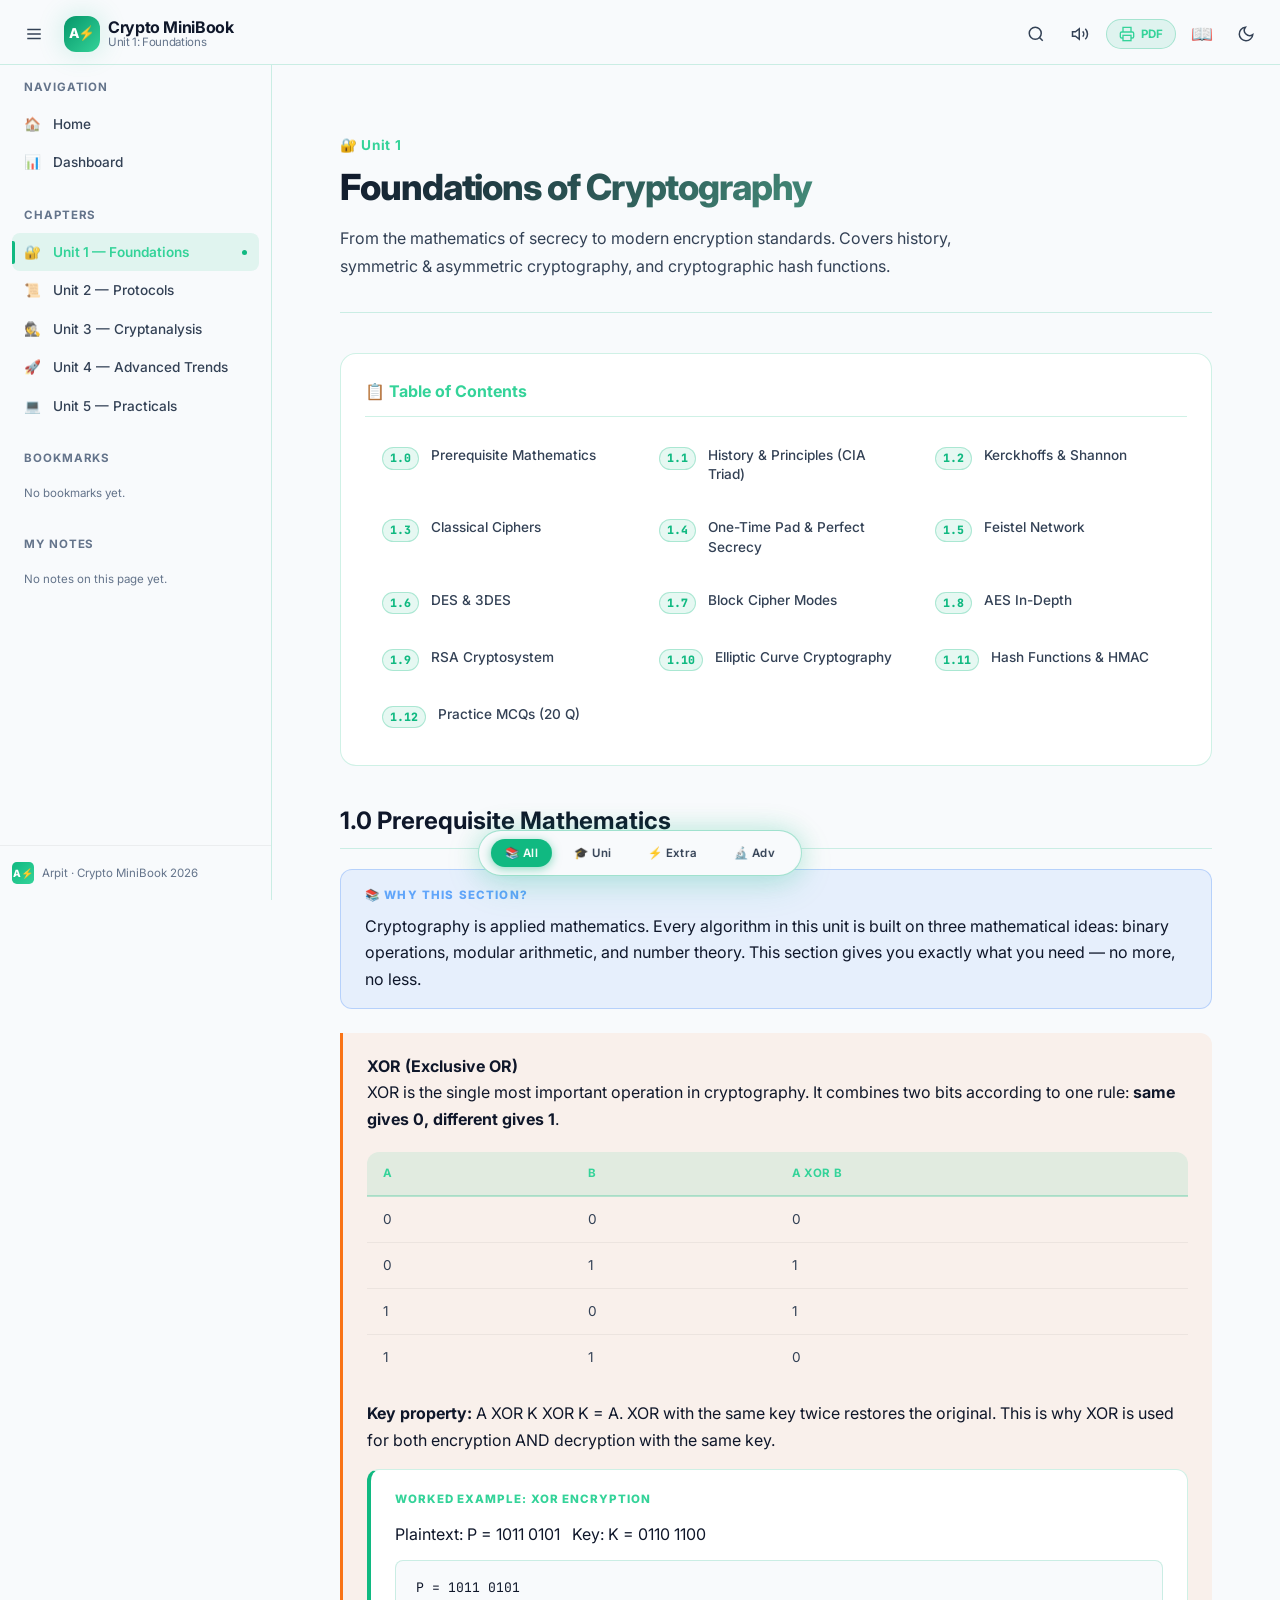
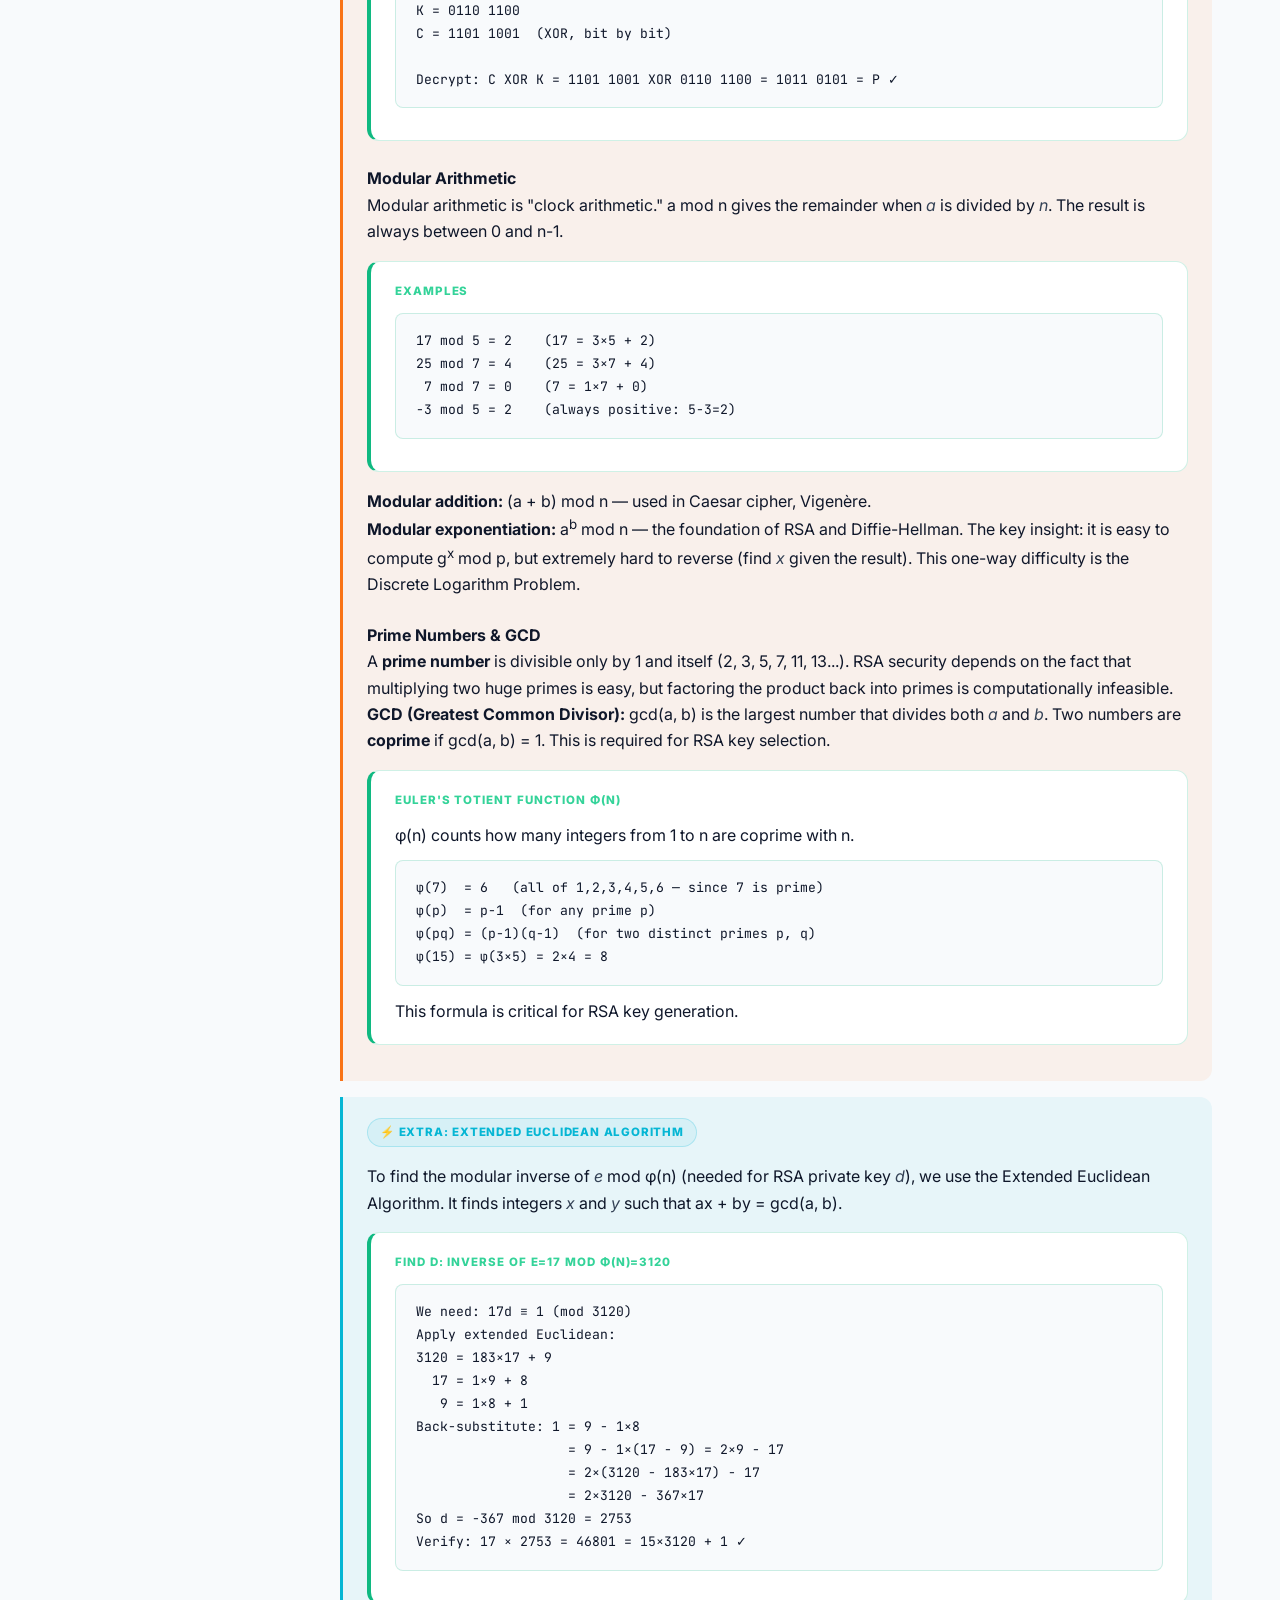
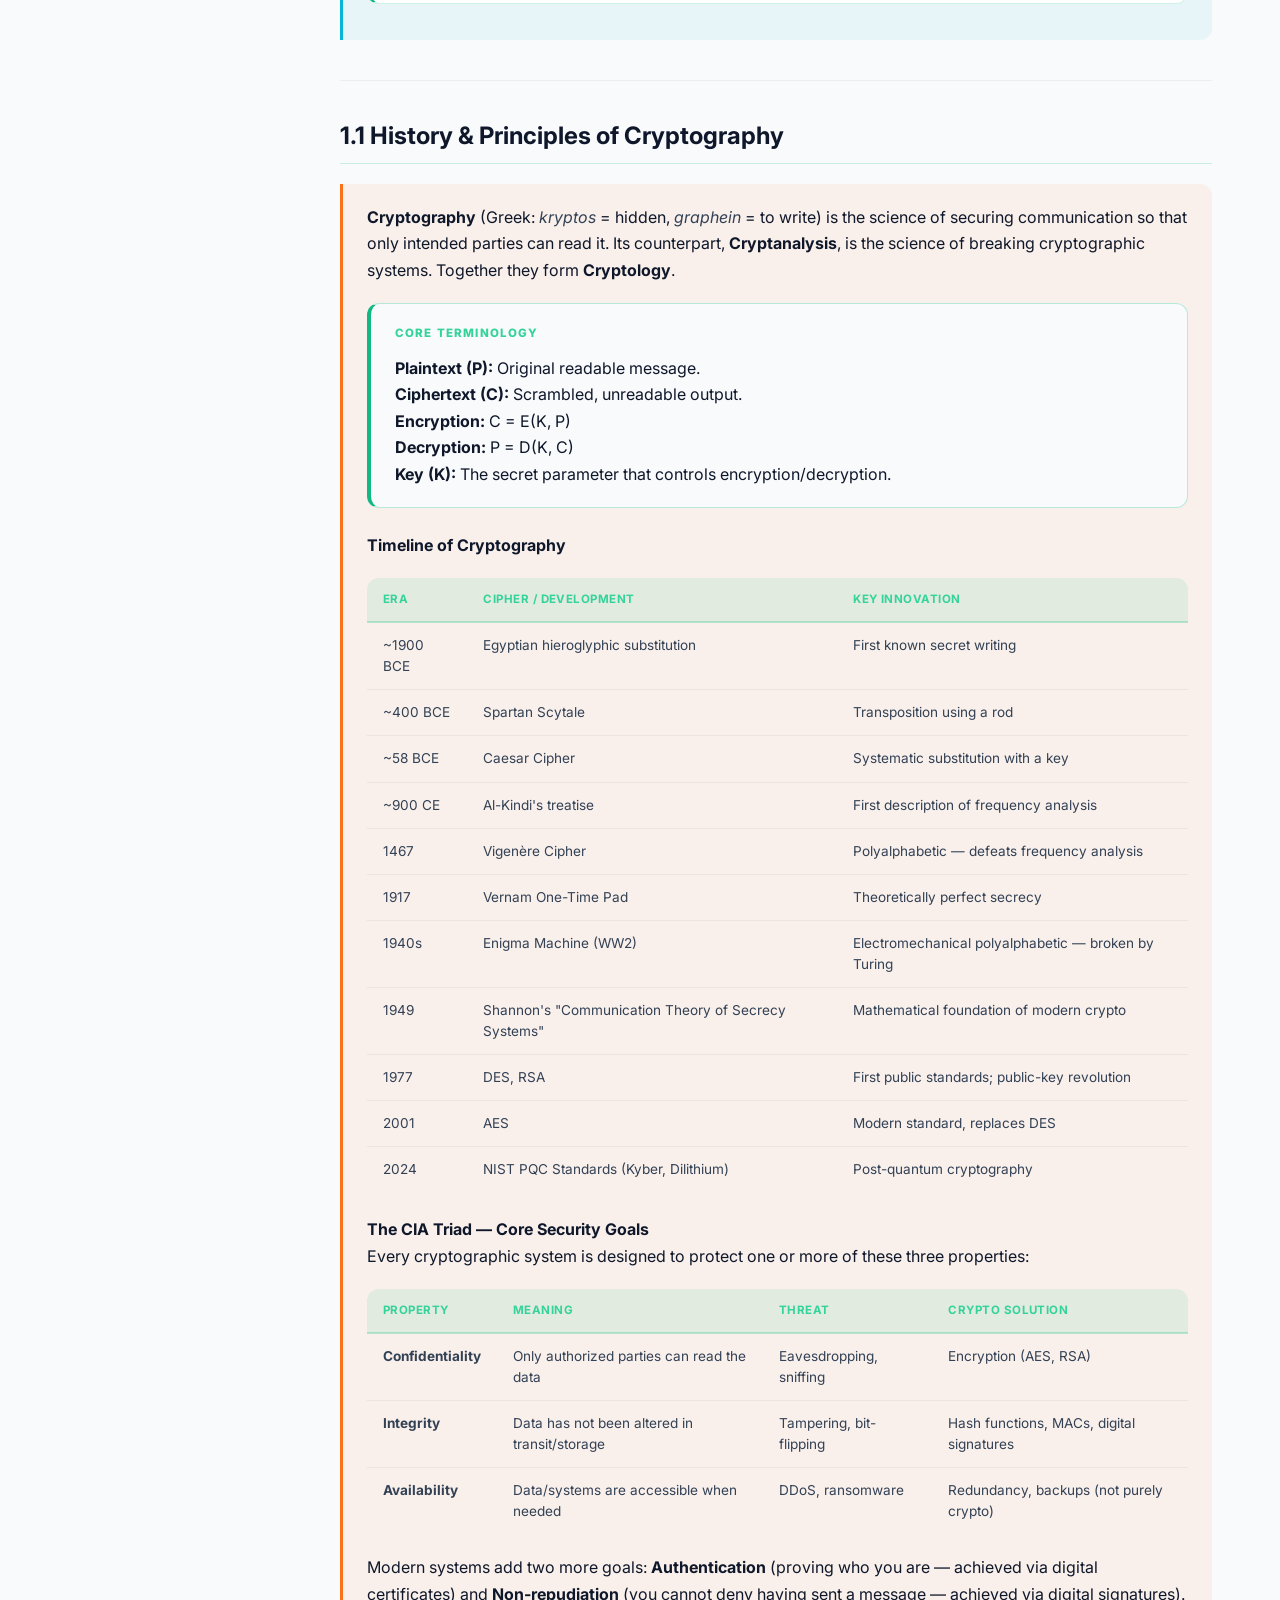
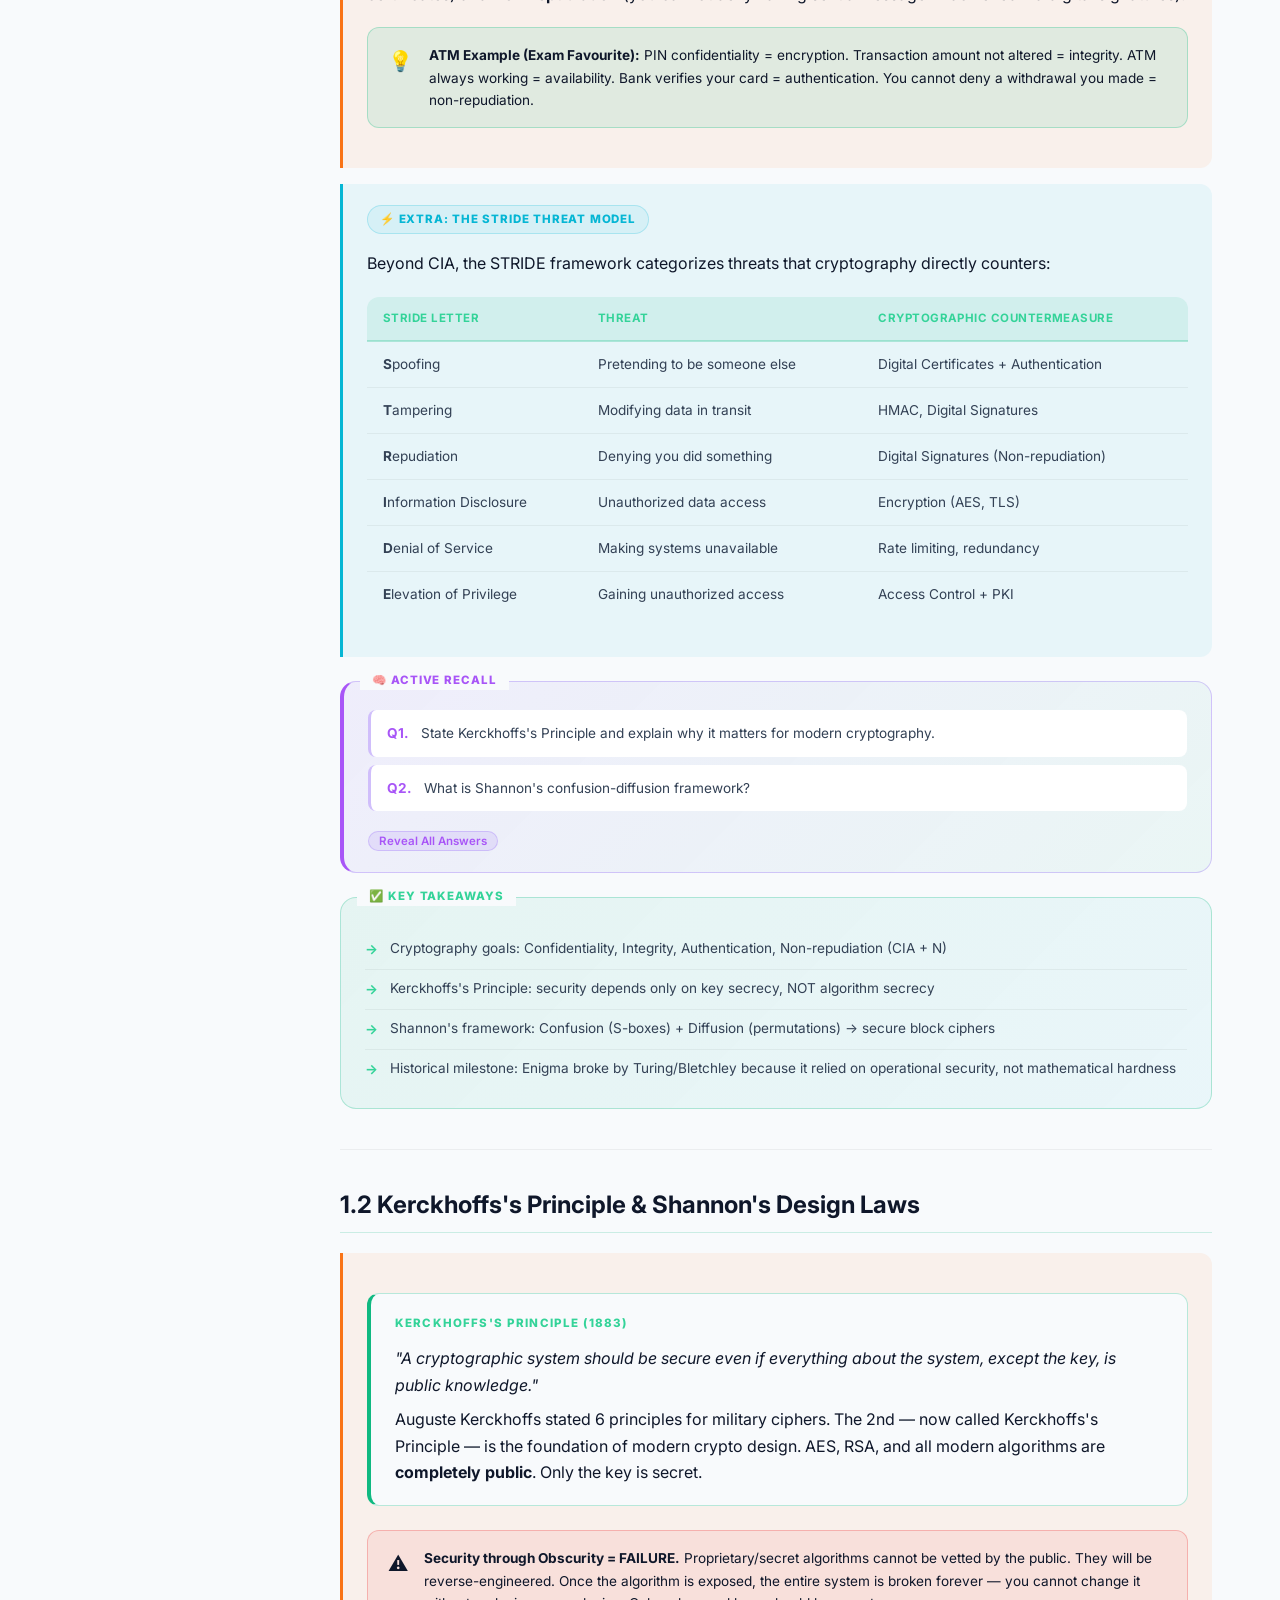
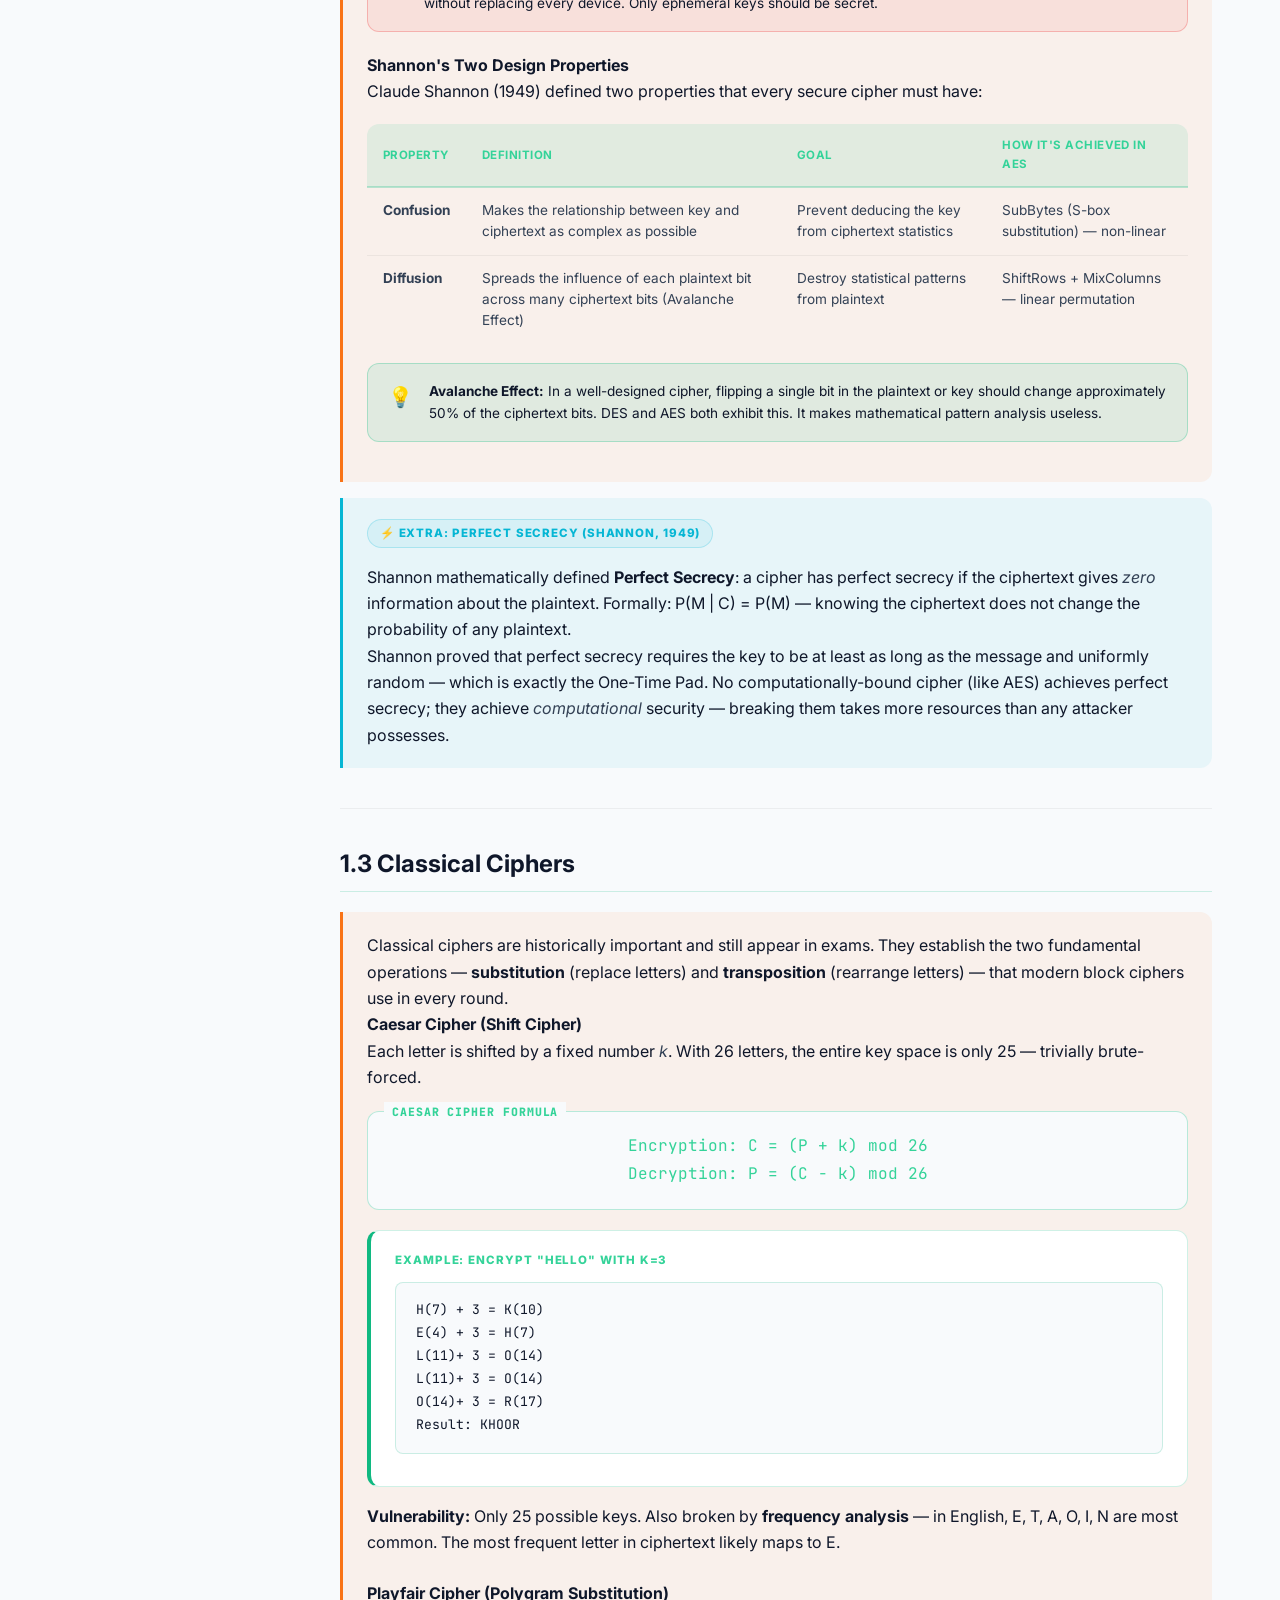
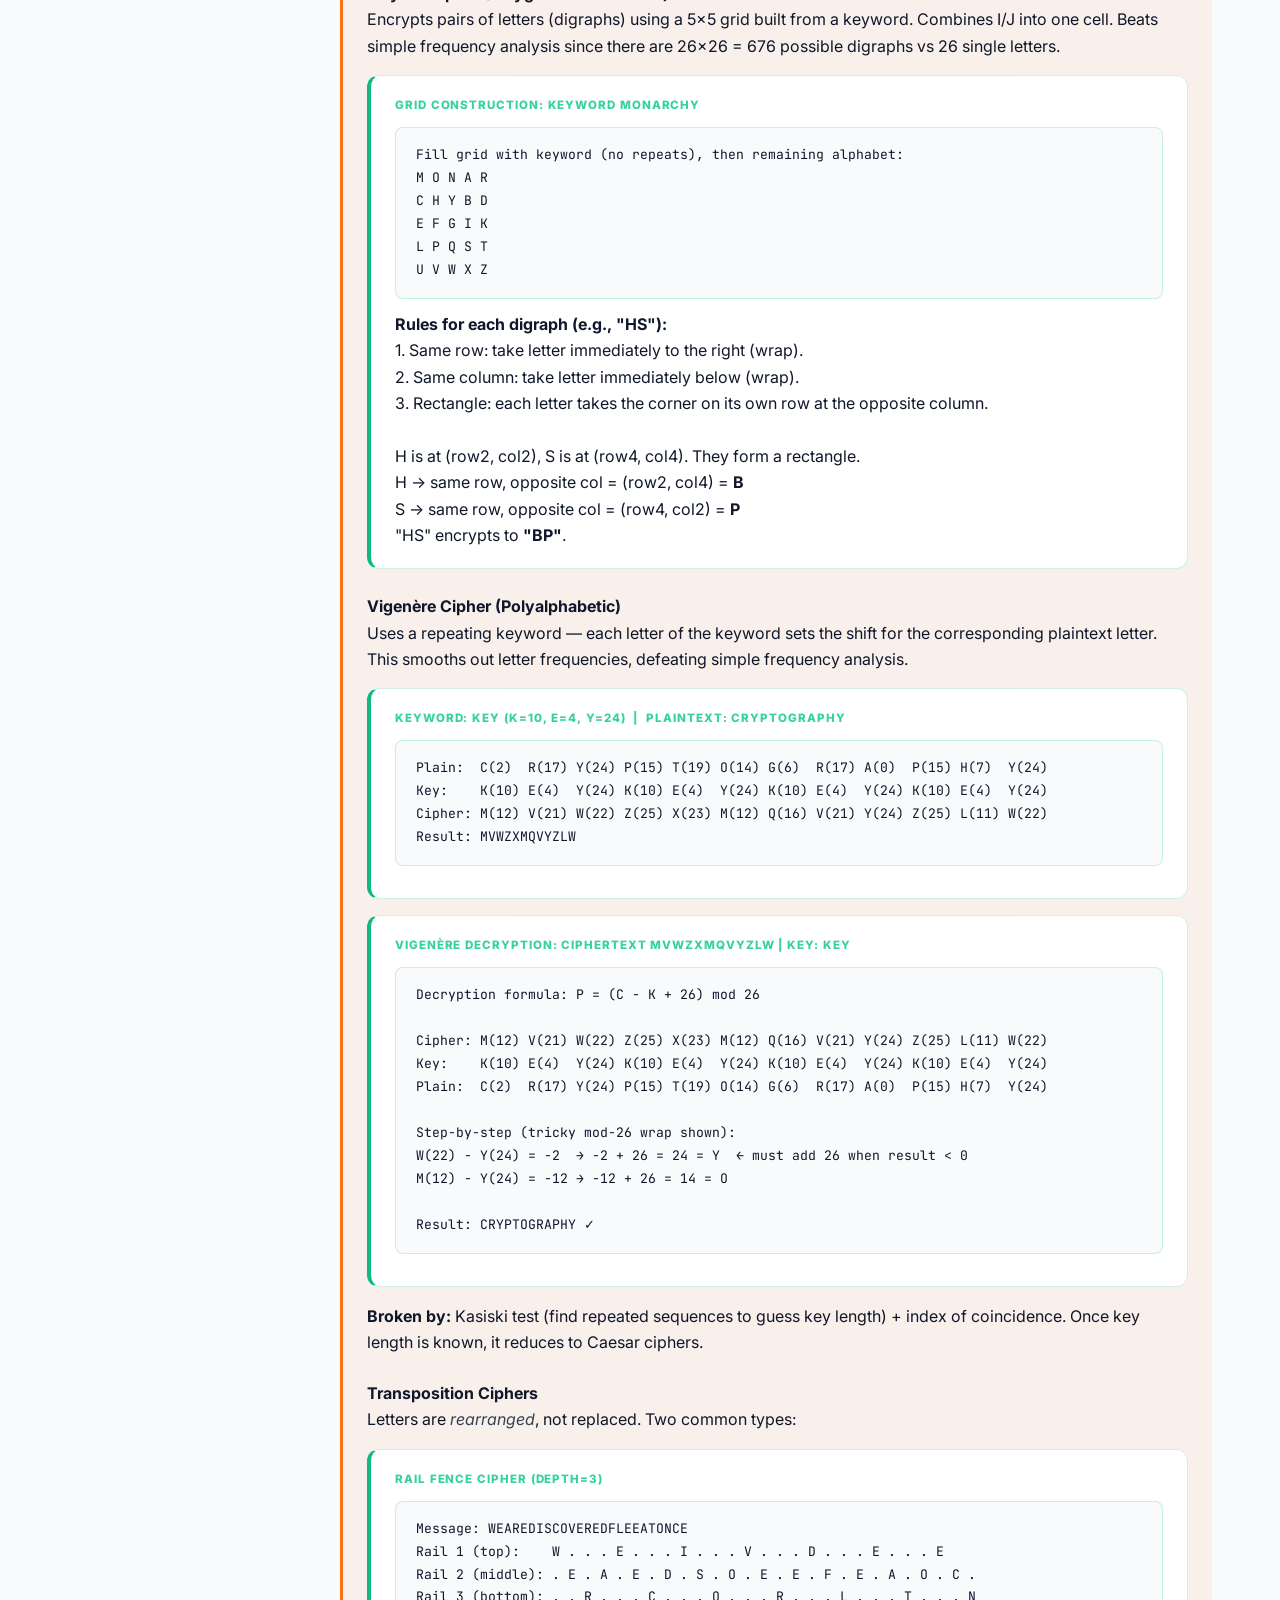
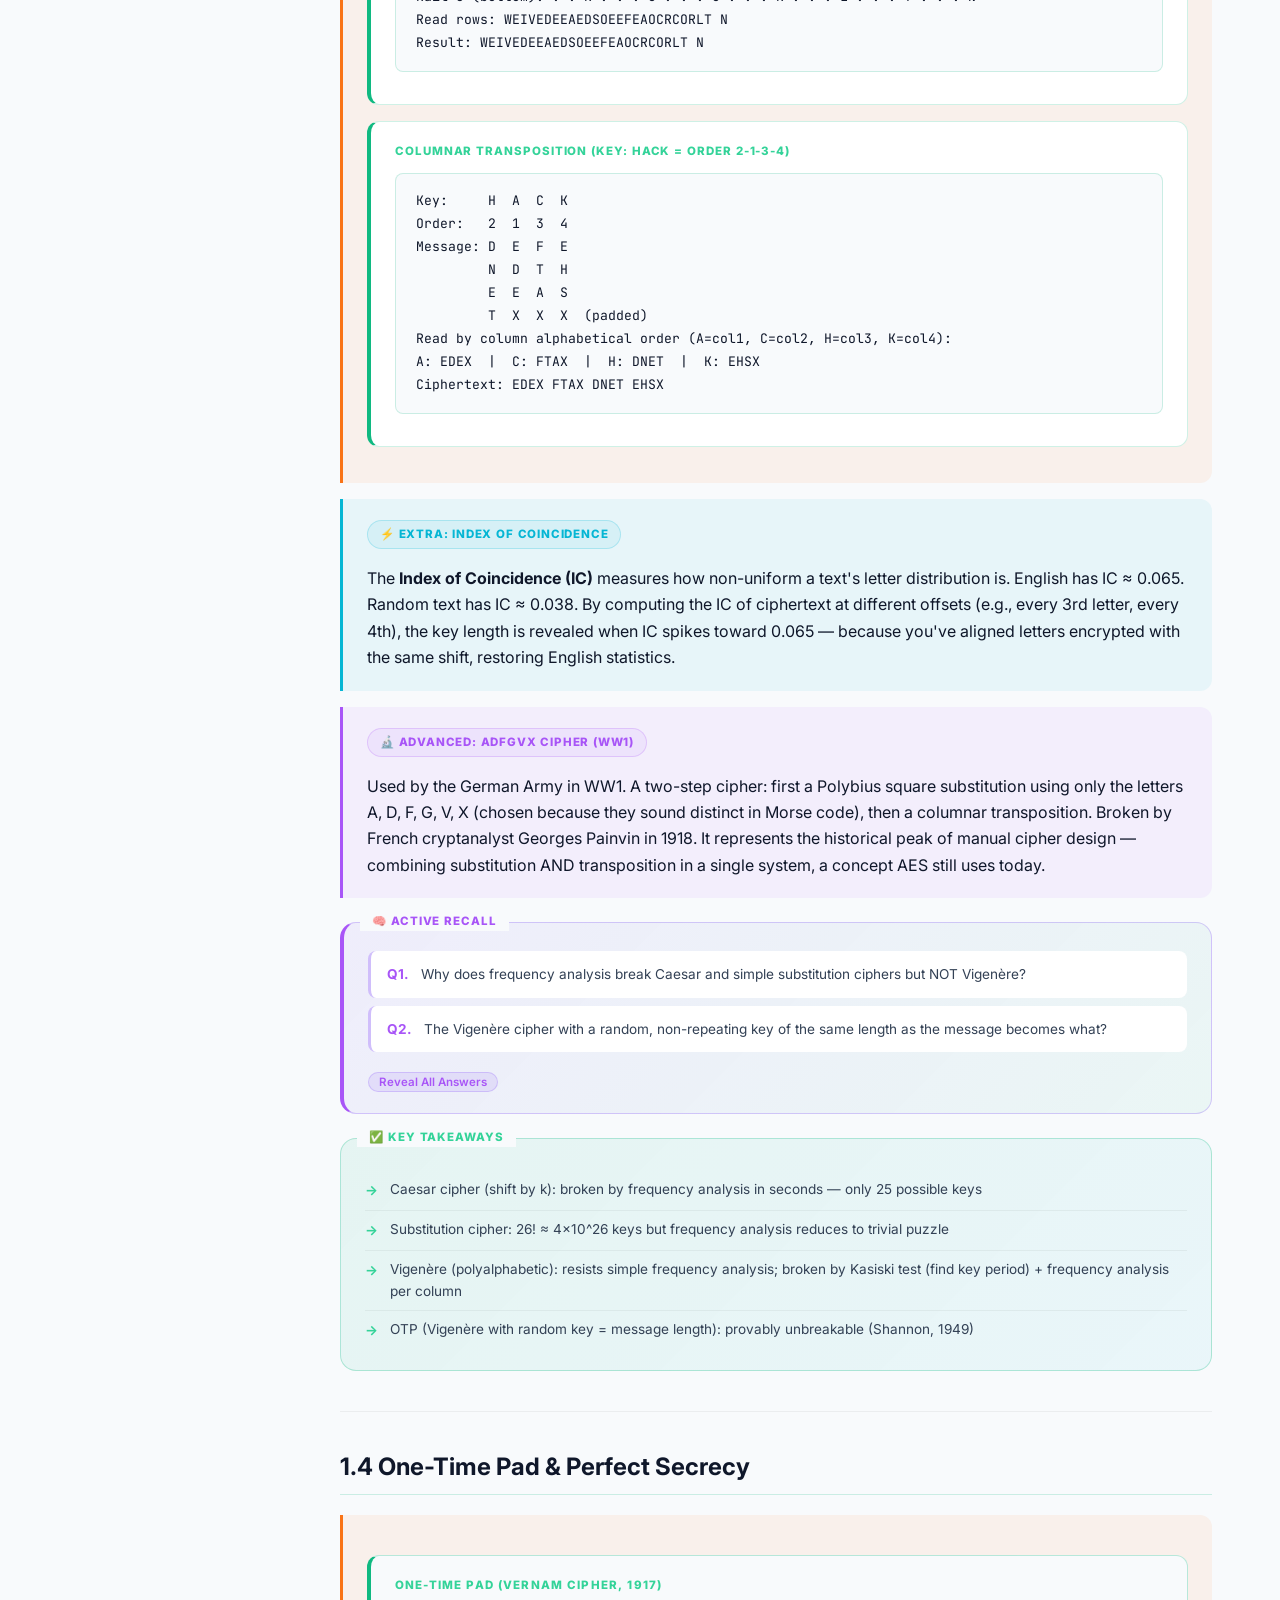
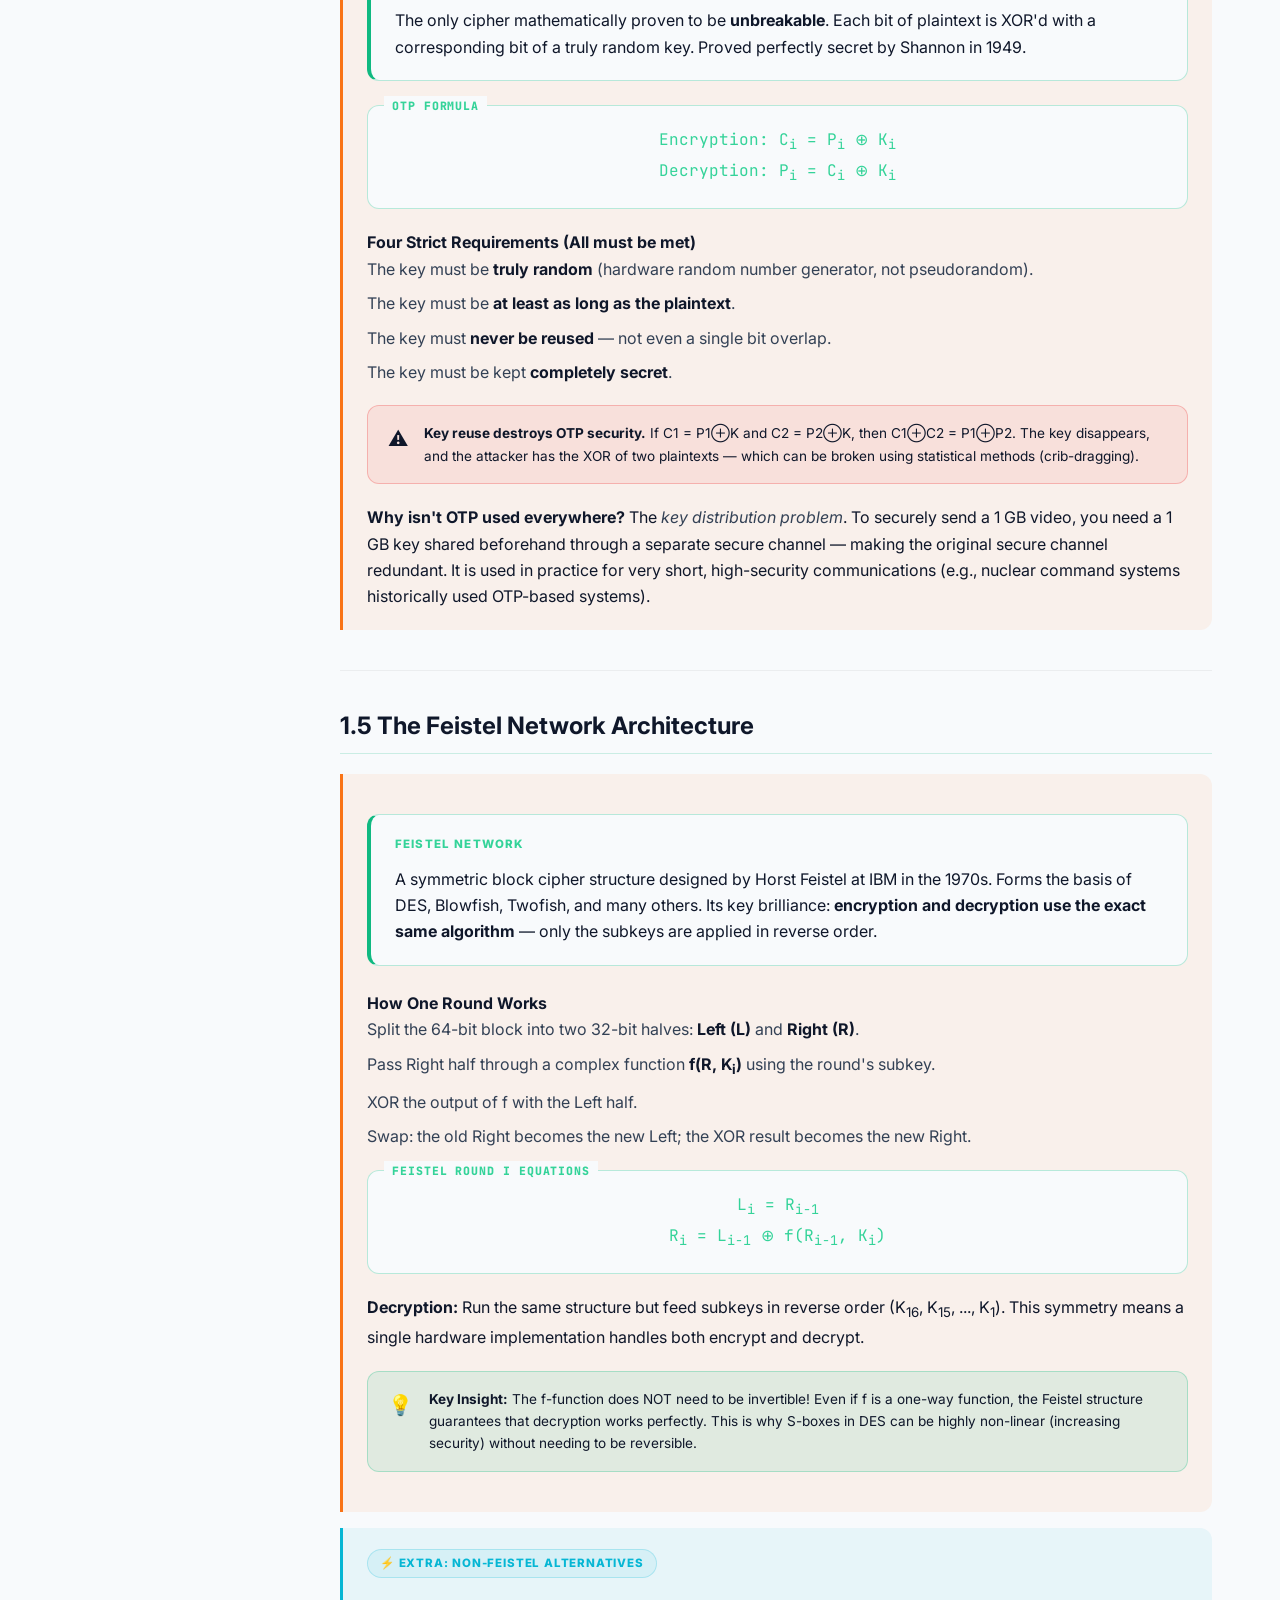
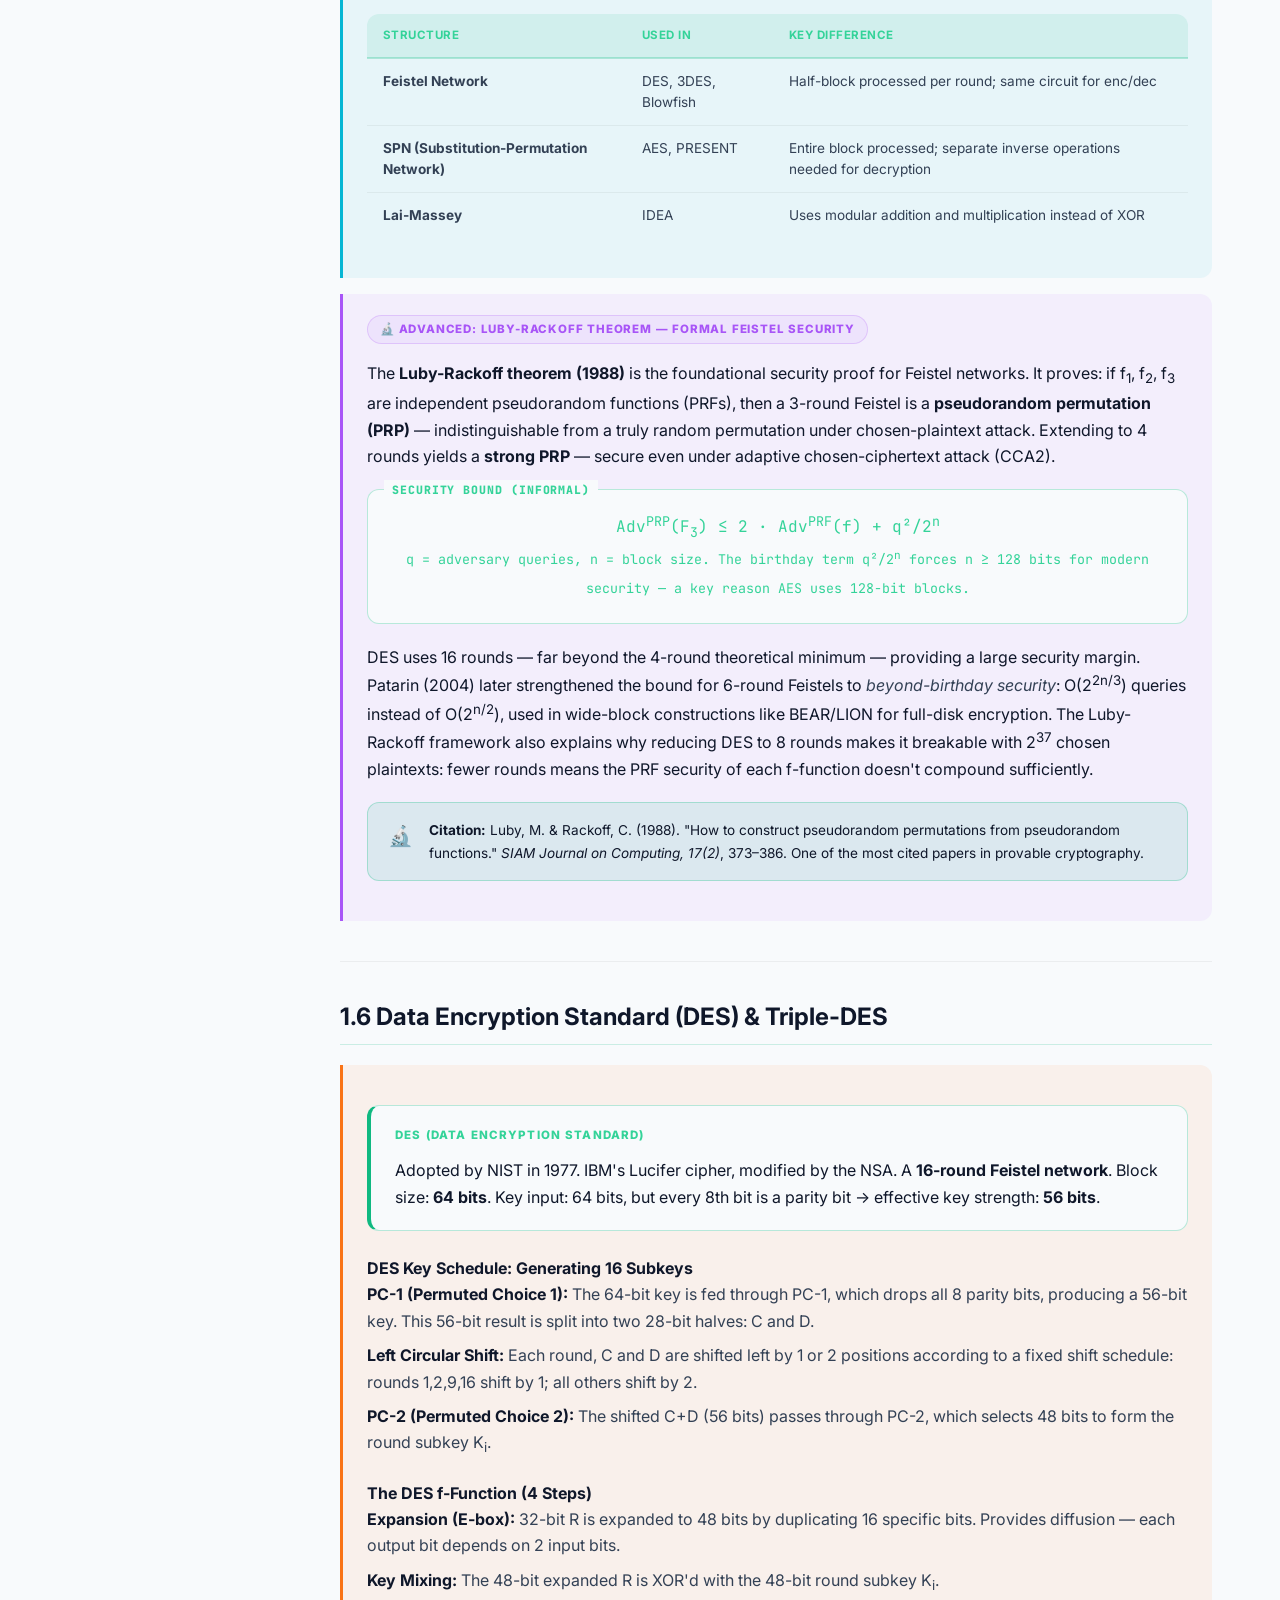
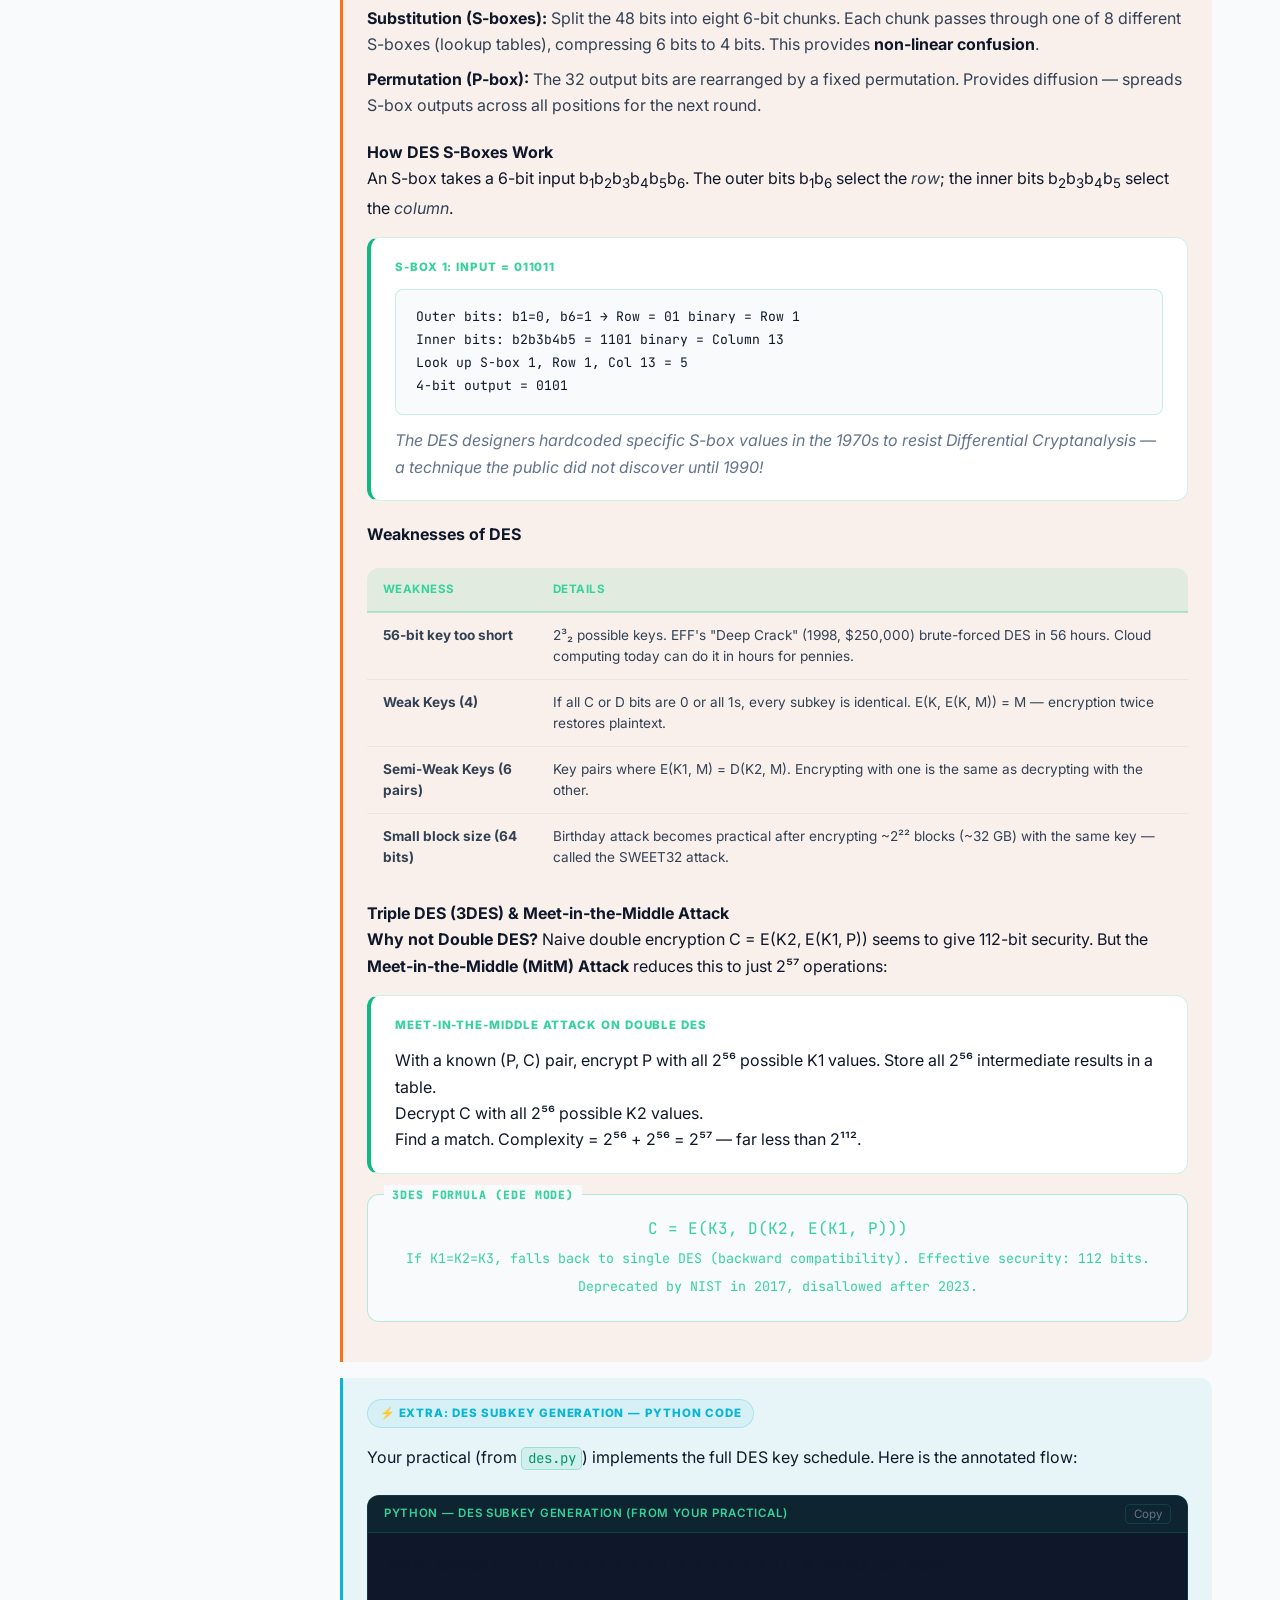
<file: chapters/unit1.html>
<!DOCTYPE html>
<html lang="en" data-theme="dark">
<head>
  <meta charset="UTF-8"><meta name="viewport" content="width=device-width,initial-scale=1">
  <meta name="author" content="Arpit">
  <title>Unit 1 — Foundations of Cryptography | Crypto MiniBook</title>
  <link rel="stylesheet" href="../assets/css/main.css">
  <link rel="stylesheet" href="../assets/css/components.css">
  <link rel="stylesheet" href="../assets/css/animations.css">
  <link rel="stylesheet" href="../assets/css/chapter.css">
  <link rel="stylesheet" href="../assets/css/timer.css">
  
</head>
<body>
<div id="progress-bar"></div>
<header id="main-header">
  <div class="header-left">
    <button id="sidebar-toggle" class="icon-btn" title="Toggle Sidebar">
      <svg viewBox="0 0 24 24" fill="none" stroke="currentColor" stroke-width="2"><line x1="3" y1="6" x2="21" y2="6"/><line x1="3" y1="12" x2="21" y2="12"/><line x1="3" y1="18" x2="21" y2="18"/></svg>
    </button>
    <div class="brand-logo">
      <div class="brand-icon">A&#9889;</div>
      <div class="brand-text"><span class="main">Crypto MiniBook</span><span class="sub">Unit 1: Foundations</span></div>
    </div>
  </div>
  <span class="header-chapter-title"></span>
  <div class="header-right">
    <button id="search-btn" class="icon-btn" title="Search (Ctrl+K)">
      <svg viewBox="0 0 24 24" fill="none" stroke="currentColor" stroke-width="2"><circle cx="11" cy="11" r="8"/><path d="M21 21l-4.35-4.35"/></svg>
    </button>
    <button id="tts-toggle" class="icon-btn" title="Read Aloud">
      <svg viewBox="0 0 24 24" fill="none" stroke="currentColor" stroke-width="2"><polygon points="11 5 6 9 2 9 2 15 6 15 11 19 11 5"/><path d="M15.54 8.46a5 5 0 010 7.07M19.07 4.93a10 10 0 010 14.14"/></svg>
    </button>
    <button id="print-btn" aria-label="Print"><svg viewBox="0 0 24 24" fill="none" stroke="currentColor" stroke-width="2" width="16" height="16"><polyline points="6 9 6 2 18 2 18 9"/><path d="M6 18H4a2 2 0 01-2-2v-5a2 2 0 012-2h16a2 2 0 012 2v5a2 2 0 01-2 2h-2"/><rect x="6" y="14" width="12" height="8"/></svg><span class="print-label">PDF</span></button>
    <button id="reading-mode-btn" class="icon-btn" aria-pressed="false">&#128214;</button>
    <button id="theme-toggle" class="icon-btn"></button>
  </div>
</header>
<div id="sidebar-overlay"></div>
<aside id="sidebar">
  <nav class="sidebar-nav">
    <div class="sidebar-section">
      <div class="sidebar-section-label">Navigation</div>
      <a href="../index.html" class="sidebar-link"><span class="link-icon">&#127968;</span>Home</a>
      <a href="../progress.html" class="sidebar-link"><span class="link-icon">&#128202;</span>Dashboard</a>
    </div>
    <div class="sidebar-section">
      <div class="sidebar-section-label">Chapters</div>
      <a href="unit1.html" class="sidebar-link active"><span class="link-icon">&#128272;</span>Unit 1 &#8212; Foundations</a>
      <a href="unit2.html" class="sidebar-link"><span class="link-icon">&#128220;</span>Unit 2 &#8212; Protocols</a>
      <a href="unit3.html" class="sidebar-link"><span class="link-icon">&#128373;</span>Unit 3 &#8212; Cryptanalysis</a>
      <a href="unit4.html" class="sidebar-link"><span class="link-icon">&#128640;</span>Unit 4 &#8212; Advanced Trends</a>
      <a href="unit5.html" class="sidebar-link"><span class="link-icon">&#128187;</span>Unit 5 &#8212; Practicals</a>
    </div>
    <div class="sidebar-section"><div class="sidebar-section-label">Bookmarks</div><div id="bookmarks-list"></div></div>
    <div class="sidebar-section"><div class="sidebar-section-label">My Notes</div><div id="notes-sidebar-list"></div></div>
  </nav>
  <div class="sidebar-footer"><div class="sidebar-brand-mark"><div class="mark">A&#9889;</div><span>Arpit &middot; Crypto MiniBook 2026</span></div></div>
</aside>
<main id="main-content">
<div class="content-inner">

  <div class="chapter-hero">
    <div class="chapter-num">&#128272; Unit 1</div>
    <h1 class="chapter-title">Foundations of Cryptography</h1>
    <p class="chapter-desc">From the mathematics of secrecy to modern encryption standards. Covers history, symmetric &amp; asymmetric cryptography, and cryptographic hash functions.</p>
  </div>

  <div class="toc-card">
    <h3>&#128203; Table of Contents</h3>
    <div class="toc-grid">
      <a href="#s-prereq" class="toc-item"><span class="toc-num">1.0</span>Prerequisite Mathematics</a>
      <a href="#s-history" class="toc-item"><span class="toc-num">1.1</span>History &amp; Principles (CIA Triad)</a>
      <a href="#s-kerckhoffs" class="toc-item"><span class="toc-num">1.2</span>Kerckhoffs &amp; Shannon</a>
      <a href="#s-classical" class="toc-item"><span class="toc-num">1.3</span>Classical Ciphers</a>
      <a href="#s-otp" class="toc-item"><span class="toc-num">1.4</span>One-Time Pad &amp; Perfect Secrecy</a>
      <a href="#s-feistel" class="toc-item"><span class="toc-num">1.5</span>Feistel Network</a>
      <a href="#s-des" class="toc-item"><span class="toc-num">1.6</span>DES &amp; 3DES</a>
      <a href="#s-modes" class="toc-item"><span class="toc-num">1.7</span>Block Cipher Modes</a>
      <a href="#s-aes" class="toc-item"><span class="toc-num">1.8</span>AES In-Depth</a>
      <a href="#s-rsa" class="toc-item"><span class="toc-num">1.9</span>RSA Cryptosystem</a>
      <a href="#s-ecc" class="toc-item"><span class="toc-num">1.10</span>Elliptic Curve Cryptography</a>
      <a href="#s-hash" class="toc-item"><span class="toc-num">1.11</span>Hash Functions &amp; HMAC</a>
      <a href="#s-mcq" class="toc-item"><span class="toc-num">1.12</span>Practice MCQs (20 Q)</a>
    </div>
  </div>

  <!-- ===================== 1.0 PREREQUISITE MATH ===================== -->
  <section id="s-prereq" data-search-section="prerequisite mathematics xor modular arithmetic prime numbers binary">
    <div class="section-heading">
      <h2 class="prose">1.0 Prerequisite Mathematics
        <button class="bookmark-btn" data-id="s-prereq" data-label="1.0 Prerequisite Math">&#128278;</button>
      </h2>
    </div>
    <div class="prereq-box">
      <div class="prereq-title">&#128218; Why This Section?</div>
      <p class="prose">Cryptography is applied mathematics. Every algorithm in this unit is built on three mathematical ideas: binary operations, modular arithmetic, and number theory. This section gives you exactly what you need — no more, no less.</p>
    </div>

    <div class="mode-uni">
      <h3 class="prose">XOR (Exclusive OR)</h3>
      <p class="prose">XOR is the single most important operation in cryptography. It combines two bits according to one rule: <strong>same gives 0, different gives 1</strong>.</p>
      <table class="data-table reveal">
        <thead><tr><th>A</th><th>B</th><th>A XOR B</th></tr></thead>
        <tbody>
          <tr><td>0</td><td>0</td><td>0</td></tr>
          <tr><td>0</td><td>1</td><td>1</td></tr>
          <tr><td>1</td><td>0</td><td>1</td></tr>
          <tr><td>1</td><td>1</td><td>0</td></tr>
        </tbody>
      </table>
      <p class="prose"><strong>Key property:</strong> <span class="math-inline">A XOR K XOR K = A</span>. XOR with the same key twice restores the original. This is why XOR is used for both encryption AND decryption with the same key.</p>
      <div class="worked-example">
        <div class="we-title">Worked Example: XOR Encryption</div>
        <p>Plaintext: <span class="math-inline">P = 1011 0101</span> &nbsp; Key: <span class="math-inline">K = 0110 1100</span></p>
        <div class="cipher-grid">P = 1011 0101
K = 0110 1100
C = 1101 1001  (XOR, bit by bit)

Decrypt: C XOR K = 1101 1001 XOR 0110 1100 = 1011 0101 = P &#10003;</div>
      </div>

      <h3 class="prose" style="margin-top:24px">Modular Arithmetic</h3>
      <p class="prose">Modular arithmetic is "clock arithmetic." <span class="math-inline">a mod n</span> gives the remainder when <em>a</em> is divided by <em>n</em>. The result is always between 0 and n-1.</p>
      <div class="worked-example">
        <div class="we-title">Examples</div>
        <div class="cipher-grid">17 mod 5 = 2    (17 = 3&#215;5 + 2)
25 mod 7 = 4    (25 = 3&#215;7 + 4)
 7 mod 7 = 0    (7 = 1&#215;7 + 0)
-3 mod 5 = 2    (always positive: 5-3=2)</div>
      </div>
      <p class="prose"><strong>Modular addition:</strong> <span class="math-inline">(a + b) mod n</span> — used in Caesar cipher, Vigen&#232;re.</p>
      <p class="prose"><strong>Modular exponentiation:</strong> <span class="math-inline">a<sup>b</sup> mod n</span> — the foundation of RSA and Diffie-Hellman. The key insight: it is easy to compute <span class="math-inline">g<sup>x</sup> mod p</span>, but extremely hard to reverse (find <em>x</em> given the result). This one-way difficulty is the Discrete Logarithm Problem.</p>

      <h3 class="prose" style="margin-top:24px">Prime Numbers &amp; GCD</h3>
      <p class="prose">A <strong>prime number</strong> is divisible only by 1 and itself (2, 3, 5, 7, 11, 13...). RSA security depends on the fact that multiplying two huge primes is easy, but factoring the product back into primes is computationally infeasible.</p>
      <p class="prose"><strong>GCD (Greatest Common Divisor):</strong> <span class="math-inline">gcd(a, b)</span> is the largest number that divides both <em>a</em> and <em>b</em>. Two numbers are <strong>coprime</strong> if <span class="math-inline">gcd(a, b) = 1</span>. This is required for RSA key selection.</p>
      <div class="worked-example">
        <div class="we-title">Euler's Totient Function &#966;(n)</div>
        <p>&#966;(n) counts how many integers from 1 to n are coprime with n.</p>
        <div class="cipher-grid">&#966;(7)  = 6   (all of 1,2,3,4,5,6 — since 7 is prime)
&#966;(p)  = p-1  (for any prime p)
&#966;(pq) = (p-1)(q-1)  (for two distinct primes p, q)
&#966;(15) = &#966;(3&#215;5) = 2&#215;4 = 8</div>
        <p style="margin-top:8px">This formula is critical for RSA key generation.</p>
      </div>
    </div>

    <div class="mode-gate">
      <div class="mode-badge gate">&#9889; Extra: Extended Euclidean Algorithm</div>
      <p class="prose">To find the modular inverse of <em>e</em> mod &#966;(n) (needed for RSA private key <em>d</em>), we use the Extended Euclidean Algorithm. It finds integers <em>x</em> and <em>y</em> such that <span class="math-inline">ax + by = gcd(a, b)</span>.</p>
      <div class="worked-example">
        <div class="we-title">Find d: inverse of e=17 mod &#966;(n)=3120</div>
        <div class="cipher-grid">We need: 17d &#8801; 1 (mod 3120)
Apply extended Euclidean:
3120 = 183&#215;17 + 9
  17 = 1&#215;9 + 8
   9 = 1&#215;8 + 1
Back-substitute: 1 = 9 - 1&#215;8
                   = 9 - 1&#215;(17 - 9) = 2&#215;9 - 17
                   = 2&#215;(3120 - 183&#215;17) - 17
                   = 2&#215;3120 - 367&#215;17
So d = -367 mod 3120 = 2753
Verify: 17 &#215; 2753 = 46801 = 15&#215;3120 + 1 &#10003;</div>
      </div>
    </div>
  </section>
  <hr class="section-hr">

  <!-- ===================== 1.1 HISTORY & PRINCIPLES ===================== -->
  <section id="s-history" data-search-section="history cryptography CIA triad confidentiality integrity availability principles">
    <div class="section-heading">
      <h2 class="prose">1.1 History &amp; Principles of Cryptography
        <button class="bookmark-btn" data-id="s-history" data-label="1.1 History & Principles">&#128278;</button>
      </h2>
    </div>
    <div class="mode-uni">
      <p class="prose"><strong>Cryptography</strong> (Greek: <em>kryptos</em> = hidden, <em>graphein</em> = to write) is the science of securing communication so that only intended parties can read it. Its counterpart, <strong>Cryptanalysis</strong>, is the science of breaking cryptographic systems. Together they form <strong>Cryptology</strong>.</p>
      <div class="def-box">
        <div class="def-term">Core Terminology</div>
        <p><strong>Plaintext (P):</strong> Original readable message.<br>
        <strong>Ciphertext (C):</strong> Scrambled, unreadable output.<br>
        <strong>Encryption:</strong> <span class="math-inline">C = E(K, P)</span><br>
        <strong>Decryption:</strong> <span class="math-inline">P = D(K, C)</span><br>
        <strong>Key (K):</strong> The secret parameter that controls encryption/decryption.</p>
      </div>
      <h3 class="prose">Timeline of Cryptography</h3>
      <table class="data-table reveal">
        <thead><tr><th>Era</th><th>Cipher / Development</th><th>Key Innovation</th></tr></thead>
        <tbody>
          <tr><td>~1900 BCE</td><td>Egyptian hieroglyphic substitution</td><td>First known secret writing</td></tr>
          <tr><td>~400 BCE</td><td>Spartan Scytale</td><td>Transposition using a rod</td></tr>
          <tr><td>~58 BCE</td><td>Caesar Cipher</td><td>Systematic substitution with a key</td></tr>
          <tr><td>~900 CE</td><td>Al-Kindi's treatise</td><td>First description of frequency analysis</td></tr>
          <tr><td>1467</td><td>Vigen&#232;re Cipher</td><td>Polyalphabetic — defeats frequency analysis</td></tr>
          <tr><td>1917</td><td>Vernam One-Time Pad</td><td>Theoretically perfect secrecy</td></tr>
          <tr><td>1940s</td><td>Enigma Machine (WW2)</td><td>Electromechanical polyalphabetic — broken by Turing</td></tr>
          <tr><td>1949</td><td>Shannon's "Communication Theory of Secrecy Systems"</td><td>Mathematical foundation of modern crypto</td></tr>
          <tr><td>1977</td><td>DES, RSA</td><td>First public standards; public-key revolution</td></tr>
          <tr><td>2001</td><td>AES</td><td>Modern standard, replaces DES</td></tr>
          <tr><td>2024</td><td>NIST PQC Standards (Kyber, Dilithium)</td><td>Post-quantum cryptography</td></tr>
        </tbody>
      </table>

      <h3 class="prose" style="margin-top:24px">The CIA Triad — Core Security Goals</h3>
      <p class="prose">Every cryptographic system is designed to protect one or more of these three properties:</p>
      <table class="data-table reveal">
        <thead><tr><th>Property</th><th>Meaning</th><th>Threat</th><th>Crypto Solution</th></tr></thead>
        <tbody>
          <tr><td><strong>Confidentiality</strong></td><td>Only authorized parties can read the data</td><td>Eavesdropping, sniffing</td><td>Encryption (AES, RSA)</td></tr>
          <tr><td><strong>Integrity</strong></td><td>Data has not been altered in transit/storage</td><td>Tampering, bit-flipping</td><td>Hash functions, MACs, digital signatures</td></tr>
          <tr><td><strong>Availability</strong></td><td>Data/systems are accessible when needed</td><td>DDoS, ransomware</td><td>Redundancy, backups (not purely crypto)</td></tr>
        </tbody>
      </table>
      <p class="prose">Modern systems add two more goals: <strong>Authentication</strong> (proving who you are — achieved via digital certificates) and <strong>Non-repudiation</strong> (you cannot deny having sent a message — achieved via digital signatures).</p>

      <div class="callout tip">
        <span class="callout-icon">&#128161;</span>
        <div><strong>ATM Example (Exam Favourite):</strong> PIN confidentiality = encryption. Transaction amount not altered = integrity. ATM always working = availability. Bank verifies your card = authentication. You cannot deny a withdrawal you made = non-repudiation.</div>
      </div>
    </div>

    <div class="mode-gate">
      <div class="mode-badge gate">&#9889; Extra: The STRIDE Threat Model</div>
      <p class="prose">Beyond CIA, the STRIDE framework categorizes threats that cryptography directly counters:</p>
      <table class="data-table">
        <thead><tr><th>STRIDE Letter</th><th>Threat</th><th>Cryptographic Countermeasure</th></tr></thead>
        <tbody>
          <tr><td><strong>S</strong>poofing</td><td>Pretending to be someone else</td><td>Digital Certificates + Authentication</td></tr>
          <tr><td><strong>T</strong>ampering</td><td>Modifying data in transit</td><td>HMAC, Digital Signatures</td></tr>
          <tr><td><strong>R</strong>epudiation</td><td>Denying you did something</td><td>Digital Signatures (Non-repudiation)</td></tr>
          <tr><td><strong>I</strong>nformation Disclosure</td><td>Unauthorized data access</td><td>Encryption (AES, TLS)</td></tr>
          <tr><td><strong>D</strong>enial of Service</td><td>Making systems unavailable</td><td>Rate limiting, redundancy</td></tr>
          <tr><td><strong>E</strong>levation of Privilege</td><td>Gaining unauthorized access</td><td>Access Control + PKI</td></tr>
        </tbody>
      </table>
    </div>

  <div class="recall-block">
    <div class="recall-question"><strong>Q1.</strong> State Kerckhoffs's Principle and explain why it matters for modern cryptography.<div class="recall-answer">Kerckhoffs's Principle: A cryptosystem must be secure even if everything about the system EXCEPT the key is public knowledge. This matters because: (1) algorithms eventually leak or are reverse-engineered; (2) security through obscurity creates single points of failure; (3) public algorithms undergo global scrutiny (AES was tested by thousands of cryptographers for 5 years before standardization).</div></div>
    <div class="recall-question"><strong>Q2.</strong> What is Shannon's confusion-diffusion framework?<div class="recall-answer">Confusion: obscure the relationship between key and ciphertext (S-boxes in AES/DES achieve this via non-linear substitution). Diffusion: spread the influence of one plaintext bit across many ciphertext bits (ShiftRows + MixColumns in AES spread each byte across all 16 bytes over 2 rounds). Together they prevent statistical analysis of ciphertext from revealing key or plaintext patterns.</div></div>
    <button class="reveal-btn">Reveal All Answers</button>
  </div>
  <div class="unit-summary"><ul>
    <li>Cryptography goals: Confidentiality, Integrity, Authentication, Non-repudiation (CIA + N)</li>
    <li>Kerckhoffs's Principle: security depends only on key secrecy, NOT algorithm secrecy</li>
    <li>Shannon's framework: Confusion (S-boxes) + Diffusion (permutations) → secure block ciphers</li>
    <li>Historical milestone: Enigma broke by Turing/Bletchley because it relied on operational security, not mathematical hardness</li>
  </ul></div>
  </section>
  <hr class="section-hr">

  <!-- ===================== 1.2 KERCKHOFFS & SHANNON ===================== -->
  <section id="s-kerckhoffs" data-search-section="kerckhoffs principle shannon maxim security obscurity confusion diffusion">
    <div class="section-heading">
      <h2 class="prose">1.2 Kerckhoffs&#39;s Principle &amp; Shannon&#39;s Design Laws
        <button class="bookmark-btn" data-id="s-kerckhoffs" data-label="1.2 Kerckhoffs & Shannon">&#128278;</button>
      </h2>
    </div>
    <div class="mode-uni">
      <div class="def-box">
        <div class="def-term">Kerckhoffs&#39;s Principle (1883)</div>
        <em>"A cryptographic system should be secure even if everything about the system, except the key, is public knowledge."</em>
        <p style="margin-top:8px">Auguste Kerckhoffs stated 6 principles for military ciphers. The 2nd — now called Kerckhoffs&#39;s Principle — is the foundation of modern crypto design. AES, RSA, and all modern algorithms are <strong>completely public</strong>. Only the key is secret.</p>
      </div>
      <div class="callout danger">
        <span class="callout-icon">&#9888;&#65039;</span>
        <div><strong>Security through Obscurity = FAILURE.</strong> Proprietary/secret algorithms cannot be vetted by the public. They will be reverse-engineered. Once the algorithm is exposed, the entire system is broken forever — you cannot change it without replacing every device. Only ephemeral keys should be secret.</div>
      </div>

      <h3 class="prose" style="margin-top:20px">Shannon&#39;s Two Design Properties</h3>
      <p class="prose">Claude Shannon (1949) defined two properties that every secure cipher must have:</p>
      <table class="data-table reveal">
        <thead><tr><th>Property</th><th>Definition</th><th>Goal</th><th>How it&#39;s achieved in AES</th></tr></thead>
        <tbody>
          <tr>
            <td><strong>Confusion</strong></td>
            <td>Makes the relationship between key and ciphertext as complex as possible</td>
            <td>Prevent deducing the key from ciphertext statistics</td>
            <td>SubBytes (S-box substitution) — non-linear</td>
          </tr>
          <tr>
            <td><strong>Diffusion</strong></td>
            <td>Spreads the influence of each plaintext bit across many ciphertext bits (Avalanche Effect)</td>
            <td>Destroy statistical patterns from plaintext</td>
            <td>ShiftRows + MixColumns — linear permutation</td>
          </tr>
        </tbody>
      </table>
      <div class="callout tip">
        <span class="callout-icon">&#128161;</span>
        <div><strong>Avalanche Effect:</strong> In a well-designed cipher, flipping a single bit in the plaintext or key should change approximately 50% of the ciphertext bits. DES and AES both exhibit this. It makes mathematical pattern analysis useless.</div>
      </div>
    </div>

    <div class="mode-gate">
      <div class="mode-badge gate">&#9889; Extra: Perfect Secrecy (Shannon, 1949)</div>
      <p class="prose">Shannon mathematically defined <strong>Perfect Secrecy</strong>: a cipher has perfect secrecy if the ciphertext gives <em>zero</em> information about the plaintext. Formally: <span class="math-inline">P(M | C) = P(M)</span> — knowing the ciphertext does not change the probability of any plaintext.</p>
      <p class="prose">Shannon proved that perfect secrecy requires the key to be at least as long as the message and uniformly random — which is exactly the One-Time Pad. No computationally-bound cipher (like AES) achieves perfect secrecy; they achieve <em>computational</em> security — breaking them takes more resources than any attacker possesses.</p>
    </div>
  </section>
  <hr class="section-hr">

  <!-- ===================== 1.3 CLASSICAL CIPHERS ===================== -->
  <section id="s-classical" data-search-section="classical ciphers caesar playfair vigenere transposition substitution frequency analysis">
    <div class="section-heading">
      <h2 class="prose">1.3 Classical Ciphers
        <button class="bookmark-btn" data-id="s-classical" data-label="1.3 Classical Ciphers">&#128278;</button>
      </h2>
    </div>
    <div class="mode-uni">
      <p class="prose">Classical ciphers are historically important and still appear in exams. They establish the two fundamental operations — <strong>substitution</strong> (replace letters) and <strong>transposition</strong> (rearrange letters) — that modern block ciphers use in every round.</p>

      <h3 class="prose">Caesar Cipher (Shift Cipher)</h3>
      <p class="prose">Each letter is shifted by a fixed number <em>k</em>. With 26 letters, the entire key space is only 25 — trivially brute-forced.</p>
      <div class="formula-box">
        <div class="formula-label">Caesar Cipher Formula</div>
        Encryption: <span class="math-inline">C = (P + k) mod 26</span><br>
        Decryption: <span class="math-inline">P = (C - k) mod 26</span>
      </div>
      <div class="worked-example">
        <div class="we-title">Example: Encrypt "HELLO" with k=3</div>
        <div class="cipher-grid">H(7) + 3 = K(10)
E(4) + 3 = H(7)
L(11)+ 3 = O(14)
L(11)+ 3 = O(14)
O(14)+ 3 = R(17)
Result: KHOOR</div>
      </div>
      <p class="prose"><strong>Vulnerability:</strong> Only 25 possible keys. Also broken by <strong>frequency analysis</strong> — in English, E, T, A, O, I, N are most common. The most frequent letter in ciphertext likely maps to E.</p>

      <h3 class="prose" style="margin-top:24px">Playfair Cipher (Polygram Substitution)</h3>
      <p class="prose">Encrypts pairs of letters (digraphs) using a 5&#215;5 grid built from a keyword. Combines I/J into one cell. Beats simple frequency analysis since there are 26&#215;26 = 676 possible digraphs vs 26 single letters.</p>
      <div class="worked-example">
        <div class="we-title">Grid construction: keyword MONARCHY</div>
        <div class="cipher-grid">Fill grid with keyword (no repeats), then remaining alphabet:
M O N A R
C H Y B D
E F G I K
L P Q S T
U V W X Z</div>
        <p style="margin-top:10px"><strong>Rules for each digraph (e.g., "HS"):</strong><br>
        1. Same row: take letter immediately to the right (wrap).<br>
        2. Same column: take letter immediately below (wrap).<br>
        3. Rectangle: each letter takes the corner on its own row at the opposite column.<br><br>
        H is at (row2, col2), S is at (row4, col4). They form a rectangle.<br>
        H &#8594; same row, opposite col = (row2, col4) = <strong>B</strong><br>
        S &#8594; same row, opposite col = (row4, col2) = <strong>P</strong><br>
        "HS" encrypts to <strong>"BP"</strong>.</p>
      </div>

      <h3 class="prose" style="margin-top:24px">Vigen&#232;re Cipher (Polyalphabetic)</h3>
      <p class="prose">Uses a repeating keyword — each letter of the keyword sets the shift for the corresponding plaintext letter. This smooths out letter frequencies, defeating simple frequency analysis.</p>
      <div class="worked-example">
        <div class="we-title">Keyword: KEY (k=10, e=4, y=24) &nbsp;|&nbsp; Plaintext: CRYPTOGRAPHY</div>
        <div class="cipher-grid">Plain:  C(2)  R(17) Y(24) P(15) T(19) O(14) G(6)  R(17) A(0)  P(15) H(7)  Y(24)
Key:    K(10) E(4)  Y(24) K(10) E(4)  Y(24) K(10) E(4)  Y(24) K(10) E(4)  Y(24)
Cipher: M(12) V(21) W(22) Z(25) X(23) M(12) Q(16) V(21) Y(24) Z(25) L(11) W(22)
Result: MVWZXMQVYZLW</div>
      </div>

      <div class="worked-example">
        <div class="we-title">Vigen&egrave;re Decryption: Ciphertext MVWZXMQVYZLW | Key: KEY</div>
        <div class="cipher-grid">Decryption formula: P = (C - K + 26) mod 26

Cipher: M(12) V(21) W(22) Z(25) X(23) M(12) Q(16) V(21) Y(24) Z(25) L(11) W(22)
Key:    K(10) E(4)  Y(24) K(10) E(4)  Y(24) K(10) E(4)  Y(24) K(10) E(4)  Y(24)
Plain:  C(2)  R(17) Y(24) P(15) T(19) O(14) G(6)  R(17) A(0)  P(15) H(7)  Y(24)

Step-by-step (tricky mod-26 wrap shown):
W(22) - Y(24) = -2  &rarr; -2 + 26 = 24 = Y  &larr; must add 26 when result &lt; 0
M(12) - Y(24) = -12 &rarr; -12 + 26 = 14 = O

Result: CRYPTOGRAPHY &#10003;</div>
      </div>
      <p class="prose"><strong>Broken by:</strong> Kasiski test (find repeated sequences to guess key length) + index of coincidence. Once key length is known, it reduces to Caesar ciphers.</p>

      <h3 class="prose" style="margin-top:24px">Transposition Ciphers</h3>
      <p class="prose">Letters are <em>rearranged</em>, not replaced. Two common types:</p>
      <div class="worked-example">
        <div class="we-title">Rail Fence Cipher (depth=3)</div>
        <div class="cipher-grid">Message: WEAREDISCOVEREDFLEEATONCE
Rail 1 (top):    W . . . E . . . I . . . V . . . D . . . E . . . E
Rail 2 (middle): . E . A . E . D . S . O . E . E . F . E . A . O . C .
Rail 3 (bottom): . . R . . . C . . . O . . . R . . . L . . . T . . . N
Read rows: WEIVEDEEAEDSOEEFEAOCRCORLT N
Result: WEIVEDEEAEDSOEEFEAOCRCORLT N</div>
      </div>
      <div class="worked-example">
        <div class="we-title">Columnar Transposition (Key: HACK = order 2-1-3-4)</div>
        <div class="cipher-grid">Key:     H  A  C  K
Order:   2  1  3  4
Message: D  E  F  E
         N  D  T  H
         E  E  A  S
         T  X  X  X  (padded)
Read by column alphabetical order (A=col1, C=col2, H=col3, K=col4):
A: EDEX  |  C: FTAX  |  H: DNET  |  K: EHSX
Ciphertext: EDEX FTAX DNET EHSX</div>
      </div>
    </div>

    <div class="mode-gate">
      <div class="mode-badge gate">&#9889; Extra: Index of Coincidence</div>
      <p class="prose">The <strong>Index of Coincidence (IC)</strong> measures how non-uniform a text&#39;s letter distribution is. English has IC &#8776; 0.065. Random text has IC &#8776; 0.038. By computing the IC of ciphertext at different offsets (e.g., every 3rd letter, every 4th), the key length is revealed when IC spikes toward 0.065 — because you&#39;ve aligned letters encrypted with the same shift, restoring English statistics.</p>
    </div>

    <div class="mode-adv">
      <div class="mode-badge adv">&#128300; Advanced: ADFGVX Cipher (WW1)</div>
      <p class="prose">Used by the German Army in WW1. A two-step cipher: first a Polybius square substitution using only the letters A, D, F, G, V, X (chosen because they sound distinct in Morse code), then a columnar transposition. Broken by French cryptanalyst Georges Painvin in 1918. It represents the historical peak of manual cipher design — combining substitution AND transposition in a single system, a concept AES still uses today.</p>
    </div>

  <div class="recall-block">
    <div class="recall-question"><strong>Q1.</strong> Why does frequency analysis break Caesar and simple substitution ciphers but NOT Vigenère?<div class="recall-answer">Caesar and substitution maintain letter frequency distribution — 'E' appears ~13% in English, so the most common ciphertext letter is 'E' encrypted. Vigenère uses a repeating keyword, applying different shifts to each position. This flattens frequency distribution across multiple alphabets — unless the key period k is found (Kasiski test), at which point individual Caesar ciphers are analyzed separately.</div></div>
    <div class="recall-question"><strong>Q2.</strong> The Vigenère cipher with a random, non-repeating key of the same length as the message becomes what?<div class="recall-answer">The One-Time Pad (OTP). When the key is truly random, never reused, and as long as the message, Vigenère provides perfect secrecy — proven by Shannon (1949). No amount of ciphertext analysis can reveal the plaintext without the key, because every possible plaintext of that length is equally likely given the ciphertext.</div></div>
    <button class="reveal-btn">Reveal All Answers</button>
  </div>
  <div class="unit-summary"><ul>
    <li>Caesar cipher (shift by k): broken by frequency analysis in seconds — only 25 possible keys</li>
    <li>Substitution cipher: 26! ≈ 4×10^26 keys but frequency analysis reduces to trivial puzzle</li>
    <li>Vigenère (polyalphabetic): resists simple frequency analysis; broken by Kasiski test (find key period) + frequency analysis per column</li>
    <li>OTP (Vigenère with random key = message length): provably unbreakable (Shannon, 1949)</li>
  </ul></div>
  </section>
  <hr class="section-hr">

  <!-- ===================== 1.4 ONE-TIME PAD ===================== -->
  <section id="s-otp" data-search-section="one time pad perfect secrecy vernam XOR key reuse">
    <div class="section-heading">
      <h2 class="prose">1.4 One-Time Pad &amp; Perfect Secrecy
        <button class="bookmark-btn" data-id="s-otp" data-label="1.4 One-Time Pad">&#128278;</button>
      </h2>
    </div>
    <div class="mode-uni">
      <div class="def-box">
        <div class="def-term">One-Time Pad (Vernam Cipher, 1917)</div>
        The only cipher mathematically proven to be <strong>unbreakable</strong>. Each bit of plaintext is XOR&#39;d with a corresponding bit of a truly random key. Proved perfectly secret by Shannon in 1949.
      </div>
      <div class="formula-box">
        <div class="formula-label">OTP Formula</div>
        Encryption: <span class="math-inline">C<sub>i</sub> = P<sub>i</sub> &#8853; K<sub>i</sub></span><br>
        Decryption: <span class="math-inline">P<sub>i</sub> = C<sub>i</sub> &#8853; K<sub>i</sub></span>
      </div>
      <h3 class="prose">Four Strict Requirements (All must be met)</h3>
      <ol class="prose">
        <li>The key must be <strong>truly random</strong> (hardware random number generator, not pseudorandom).</li>
        <li>The key must be <strong>at least as long as the plaintext</strong>.</li>
        <li>The key must <strong>never be reused</strong> — not even a single bit overlap.</li>
        <li>The key must be kept <strong>completely secret</strong>.</li>
      </ol>
      <div class="callout danger">
        <span class="callout-icon">&#9888;&#65039;</span>
        <div><strong>Key reuse destroys OTP security.</strong> If C1 = P1&#8853;K and C2 = P2&#8853;K, then C1&#8853;C2 = P1&#8853;P2. The key disappears, and the attacker has the XOR of two plaintexts — which can be broken using statistical methods (crib-dragging).</div>
      </div>
      <p class="prose"><strong>Why isn&#39;t OTP used everywhere?</strong> The <em>key distribution problem</em>. To securely send a 1 GB video, you need a 1 GB key shared beforehand through a separate secure channel — making the original secure channel redundant. It is used in practice for very short, high-security communications (e.g., nuclear command systems historically used OTP-based systems).</p>
    </div>
  </section>
  <hr class="section-hr">

  <!-- ===================== 1.5 FEISTEL NETWORK ===================== -->
  <section id="s-feistel" data-search-section="feistel network symmetric structure DES rounds subkeys encryption decryption">
    <div class="section-heading">
      <h2 class="prose">1.5 The Feistel Network Architecture
        <button class="bookmark-btn" data-id="s-feistel" data-label="1.5 Feistel Network">&#128278;</button>
      </h2>
    </div>
    <div class="mode-uni">
      <div class="def-box">
        <div class="def-term">Feistel Network</div>
        A symmetric block cipher structure designed by Horst Feistel at IBM in the 1970s. Forms the basis of DES, Blowfish, Twofish, and many others. Its key brilliance: <strong>encryption and decryption use the exact same algorithm</strong> — only the subkeys are applied in reverse order.
      </div>
      <h3 class="prose">How One Round Works</h3>
      <ol class="prose">
        <li>Split the 64-bit block into two 32-bit halves: <strong>Left (L)</strong> and <strong>Right (R)</strong>.</li>
        <li>Pass Right half through a complex function <strong>f(R, K<sub>i</sub>)</strong> using the round&#39;s subkey.</li>
        <li>XOR the output of f with the Left half.</li>
        <li>Swap: the old Right becomes the new Left; the XOR result becomes the new Right.</li>
      </ol>
      <div class="formula-box">
        <div class="formula-label">Feistel Round i Equations</div>
        L<sub>i</sub> = R<sub>i-1</sub><br>
        R<sub>i</sub> = L<sub>i-1</sub> &#8853; f(R<sub>i-1</sub>, K<sub>i</sub>)
      </div>
      <p class="prose"><strong>Decryption:</strong> Run the same structure but feed subkeys in reverse order (K<sub>16</sub>, K<sub>15</sub>, ..., K<sub>1</sub>). This symmetry means a single hardware implementation handles both encrypt and decrypt.</p>
      <div class="callout tip">
        <span class="callout-icon">&#128161;</span>
        <div><strong>Key Insight:</strong> The f-function does NOT need to be invertible! Even if f is a one-way function, the Feistel structure guarantees that decryption works perfectly. This is why S-boxes in DES can be highly non-linear (increasing security) without needing to be reversible.</div>
      </div>
    </div>

    <div class="mode-gate">
      <div class="mode-badge gate">&#9889; Extra: Non-Feistel Alternatives</div>
      <table class="data-table">
        <thead><tr><th>Structure</th><th>Used In</th><th>Key Difference</th></tr></thead>
        <tbody>
          <tr><td><strong>Feistel Network</strong></td><td>DES, 3DES, Blowfish</td><td>Half-block processed per round; same circuit for enc/dec</td></tr>
          <tr><td><strong>SPN (Substitution-Permutation Network)</strong></td><td>AES, PRESENT</td><td>Entire block processed; separate inverse operations needed for decryption</td></tr>
          <tr><td><strong>Lai-Massey</strong></td><td>IDEA</td><td>Uses modular addition and multiplication instead of XOR</td></tr>
        </tbody>
      </table>
    </div>

    <div class="mode-adv">
      <div class="mode-badge adv">&#128300; Advanced: Luby-Rackoff Theorem — Formal Feistel Security</div>
      <p class="prose">The <strong>Luby-Rackoff theorem (1988)</strong> is the foundational security proof for Feistel networks. It proves: if f<sub>1</sub>, f<sub>2</sub>, f<sub>3</sub> are independent pseudorandom functions (PRFs), then a 3-round Feistel is a <strong>pseudorandom permutation (PRP)</strong> — indistinguishable from a truly random permutation under chosen-plaintext attack. Extending to 4 rounds yields a <strong>strong PRP</strong> — secure even under adaptive chosen-ciphertext attack (CCA2).</p>
      <div class="formula-box">
        <div class="formula-label">Security Bound (informal)</div>
        Adv<sup>PRP</sup>(F<sub>3</sub>) &le; 2 &middot; Adv<sup>PRF</sup>(f) + q&sup2;/2<sup>n</sup><br>
        <small>q = adversary queries, n = block size. The birthday term q&sup2;/2<sup>n</sup> forces n &ge; 128 bits for modern security — a key reason AES uses 128-bit blocks.</small>
      </div>
      <p class="prose">DES uses 16 rounds — far beyond the 4-round theoretical minimum — providing a large security margin. Patarin (2004) later strengthened the bound for 6-round Feistels to <em>beyond-birthday security</em>: O(2<sup>2n/3</sup>) queries instead of O(2<sup>n/2</sup>), used in wide-block constructions like BEAR/LION for full-disk encryption. The Luby-Rackoff framework also explains why reducing DES to 8 rounds makes it breakable with 2<sup>37</sup> chosen plaintexts: fewer rounds means the PRF security of each f-function doesn't compound sufficiently.</p>
      <div class="callout tip"><span class="callout-icon">&#128300;</span><div><strong>Citation:</strong> Luby, M. &amp; Rackoff, C. (1988). "How to construct pseudorandom permutations from pseudorandom functions." <em>SIAM Journal on Computing, 17(2)</em>, 373–386. One of the most cited papers in provable cryptography.</div></div>
    </div>
  </section>
  <hr class="section-hr">

  <!-- ===================== 1.6 DES & 3DES ===================== -->
  <section id="s-des" data-search-section="DES data encryption standard S-box subkey PC1 PC2 triple 3DES meet middle">
    <div class="section-heading">
      <h2 class="prose">1.6 Data Encryption Standard (DES) &amp; Triple-DES
        <button class="bookmark-btn" data-id="s-des" data-label="1.6 DES & 3DES">&#128278;</button>
      </h2>
    </div>
    <div class="mode-uni">
      <div class="def-box">
        <div class="def-term">DES (Data Encryption Standard)</div>
        Adopted by NIST in 1977. IBM&#39;s Lucifer cipher, modified by the NSA. A <strong>16-round Feistel network</strong>. Block size: <strong>64 bits</strong>. Key input: 64 bits, but every 8th bit is a parity bit &#8594; effective key strength: <strong>56 bits</strong>.
      </div>
      <h3 class="prose">DES Key Schedule: Generating 16 Subkeys</h3>
      <ol class="prose">
        <li><strong>PC-1 (Permuted Choice 1):</strong> The 64-bit key is fed through PC-1, which drops all 8 parity bits, producing a 56-bit key. This 56-bit result is split into two 28-bit halves: C and D.</li>
        <li><strong>Left Circular Shift:</strong> Each round, C and D are shifted left by 1 or 2 positions according to a fixed shift schedule: rounds 1,2,9,16 shift by 1; all others shift by 2.</li>
        <li><strong>PC-2 (Permuted Choice 2):</strong> The shifted C+D (56 bits) passes through PC-2, which selects 48 bits to form the round subkey K<sub>i</sub>.</li>
      </ol>

      <h3 class="prose" style="margin-top:20px">The DES f-Function (4 Steps)</h3>
      <ol class="prose">
        <li><strong>Expansion (E-box):</strong> 32-bit R is expanded to 48 bits by duplicating 16 specific bits. Provides diffusion — each output bit depends on 2 input bits.</li>
        <li><strong>Key Mixing:</strong> The 48-bit expanded R is XOR&#39;d with the 48-bit round subkey K<sub>i</sub>.</li>
        <li><strong>Substitution (S-boxes):</strong> Split the 48 bits into eight 6-bit chunks. Each chunk passes through one of 8 different S-boxes (lookup tables), compressing 6 bits to 4 bits. This provides <strong>non-linear confusion</strong>.</li>
        <li><strong>Permutation (P-box):</strong> The 32 output bits are rearranged by a fixed permutation. Provides diffusion — spreads S-box outputs across all positions for the next round.</li>
      </ol>

      <h3 class="prose" style="margin-top:20px">How DES S-Boxes Work</h3>
      <p class="prose">An S-box takes a 6-bit input <span class="math-inline">b<sub>1</sub>b<sub>2</sub>b<sub>3</sub>b<sub>4</sub>b<sub>5</sub>b<sub>6</sub></span>. The outer bits b<sub>1</sub>b<sub>6</sub> select the <em>row</em>; the inner bits b<sub>2</sub>b<sub>3</sub>b<sub>4</sub>b<sub>5</sub> select the <em>column</em>.</p>
      <div class="worked-example">
        <div class="we-title">S-Box 1: Input = 011011</div>
        <div class="cipher-grid">Outer bits: b1=0, b6=1 &#8594; Row = 01 binary = Row 1
Inner bits: b2b3b4b5 = 1101 binary = Column 13
Look up S-box 1, Row 1, Col 13 = 5
4-bit output = 0101</div>
        <p style="margin-top:8px;font-style:italic;color:var(--tx-muted)">The DES designers hardcoded specific S-box values in the 1970s to resist Differential Cryptanalysis — a technique the public did not discover until 1990!</p>
      </div>

      <h3 class="prose" style="margin-top:20px">Weaknesses of DES</h3>
      <table class="data-table reveal">
        <thead><tr><th>Weakness</th><th>Details</th></tr></thead>
        <tbody>
          <tr><td><strong>56-bit key too short</strong></td><td>2&#179;&#8322; possible keys. EFF&#39;s "Deep Crack" (1998, $250,000) brute-forced DES in 56 hours. Cloud computing today can do it in hours for pennies.</td></tr>
          <tr><td><strong>Weak Keys (4)</strong></td><td>If all C or D bits are 0 or all 1s, every subkey is identical. E(K, E(K, M)) = M — encryption twice restores plaintext.</td></tr>
          <tr><td><strong>Semi-Weak Keys (6 pairs)</strong></td><td>Key pairs where E(K1, M) = D(K2, M). Encrypting with one is the same as decrypting with the other.</td></tr>
          <tr><td><strong>Small block size (64 bits)</strong></td><td>Birthday attack becomes practical after encrypting ~2&#178;&#178; blocks (~32 GB) with the same key — called the SWEET32 attack.</td></tr>
        </tbody>
      </table>

      <h3 class="prose" style="margin-top:20px">Triple DES (3DES) &amp; Meet-in-the-Middle Attack</h3>
      <p class="prose"><strong>Why not Double DES?</strong> Naive double encryption <span class="math-inline">C = E(K2, E(K1, P))</span> seems to give 112-bit security. But the <strong>Meet-in-the-Middle (MitM) Attack</strong> reduces this to just 2&#8309;&#8311; operations:</p>
      <div class="worked-example">
        <div class="we-title">Meet-in-the-Middle Attack on Double DES</div>
        <ol>
          <li>With a known (P, C) pair, encrypt P with all 2&#8309;&#8310; possible K1 values. Store all 2&#8309;&#8310; intermediate results in a table.</li>
          <li>Decrypt C with all 2&#8309;&#8310; possible K2 values.</li>
          <li>Find a match. Complexity = 2&#8309;&#8310; + 2&#8309;&#8310; = 2&#8309;&#8311; — far less than 2&#185;&#185;&#178;.</li>
        </ol>
      </div>
      <div class="formula-box">
        <div class="formula-label">3DES Formula (EDE Mode)</div>
        C = E(K3, D(K2, E(K1, P)))<br>
        <small>If K1=K2=K3, falls back to single DES (backward compatibility). Effective security: 112 bits. Deprecated by NIST in 2017, disallowed after 2023.</small>
      </div>
    </div>

    <div class="mode-gate">
      <div class="mode-badge gate">&#9889; Extra: DES Subkey Generation — Python Code</div>
      <p class="prose">Your practical (from <code>des.py</code>) implements the full DES key schedule. Here is the annotated flow:</p>
      <div class="code-block">
        <div class="code-header"><span class="code-lang">Python — DES Subkey Generation (from your practical)</span><button class="code-copy">Copy</button></div>
        <pre><code>SHIFT_SCHEDULE = [1,1,2,2,2,2,2,2,1,2,2,2,2,2,2,1]  # shifts per round

def generate_subkeys(key_hex):
    key_bin = hex_to_bin(key_hex)   # Convert hex key to 64-bit binary
    key_56  = permute(key_bin, PC1) # PC-1: drop 8 parity bits &#8594; 56 bits

    C = key_56[0:28]  # Left 28 bits
    D = key_56[28:56] # Right 28 bits

    for i in range(16):  # 16 rounds
        # Left circular shift by schedule amount
        C = shift_left(C, SHIFT_SCHEDULE[i])
        D = shift_left(D, SHIFT_SCHEDULE[i])
        # PC-2: select 48 bits from 56 to form subkey
        key_48 = permute(C + D, PC2)
        subkeys.append(key_48)
        print(f"Round {i+1}: {bin_to_hex(key_48)}")</code></pre>
      </div>
    </div>

    <div class="mode-adv">
      <div class="mode-badge adv">&#128300; Advanced: Differential Cryptanalysis Against DES</div>
      <p class="prose">Differential Cryptanalysis (DC), discovered publicly by Biham and Shamir (1990) but secretly known to the NSA in the 1970s, is a Chosen-Plaintext Attack. An attacker selects pairs of plaintexts with a specific XOR difference &#916;P and encrypts them. By analyzing how &#916;P propagates through S-boxes with known probabilities (the <em>differential</em>), the attacker can statistically recover round subkeys. Full DES requires 2&#8310;&#8311; chosen plaintexts for DC &#8212; 8-round DES requires only 2&#179;&#188; pairs.</p>
    </div>

    <div class="mode-adv">
      <div class="mode-badge adv">&#128300; Advanced: 2DES MITM Formal Complexity &amp; Hellman&#39;s Time-Memory Tradeoff</div>
      <p class="prose">The Meet-in-the-Middle (MITM) attack proves that <em>key concatenation does not multiply security</em>. Given a known (P, C) pair, the attacker builds table T = {E(K<sub>1</sub>, P) &rarr; K<sub>1</sub>} for all 2<sup>56</sup> values of K<sub>1</sub>, then for each K<sub>2</sub>, checks if D(K<sub>2</sub>, C) &isin; T. Total complexity: O(2<sup>57</sup>) time, O(2<sup>56</sup>) space. A second (P', C') pair eliminates false matches with overwhelming probability.</p>
      <div class="formula-box">
        <div class="formula-label">Complexity Summary</div>
        2DES Brute Force: O(2<sup>112</sup>) time, O(1) space<br>
        2DES MITM: O(2<sup>57</sup>) time, O(2<sup>56</sup>) space<br>
        Hellman TMTO: T &middot; M&sup2; = N&sup2; where N = 2<sup>56</sup>. Setting T = M = 2<sup>37</sup>: break DES with 37 GB storage.<br>
        <small>3DES EDE resists MITM: its Encrypt-Decrypt-Encrypt structure prevents intermediate values from aligning.</small>
      </div>
      <p class="prose"><strong>Real-world impact:</strong> distributed.net cracked a DES key in 22 hours using distributed MITM in 1999. Hellman&#39;s tradeoff is the theoretical foundation for rainbow tables. The result directly justified NIST&#39;s requirement for 128-bit minimum key sizes in AES &mdash; ensuring MITM still requires O(2<sup>64</sup>) space, making precomputed attacks economically infeasible.</p>
    </div>

  <div class="recall-block">
    <div class="recall-question"><strong>Q1.</strong> DES has 56-bit keys yet 64-bit key blocks. Where do the extra 8 bits go?<div class="recall-answer">The extra 8 bits (1 per byte) are parity check bits — used for error detection in key transmission, not encryption. They carry no security. This is why DES has only 2^56 ≈ 72 quadrillion possible keys, not 2^64. In 1998, EFF's "Deep Crack" ASIC exhausted all 2^56 keys in 22 hours and 15 minutes for the DES Cracking Contest.</div></div>
    <div class="recall-question"><strong>Q2.</strong> 3DES applies DES three times with keys K1, K2, K3 as E(K1, D(K2, E(K3, P))). Why not just use E(K1, E(K2, E(K3, P)))?<div class="recall-answer">The EDE (Encrypt-Decrypt-Encrypt) structure ensures backward compatibility: if K1=K2=K3, 3DES reduces to single DES. This allowed organizations to upgrade hardware incrementally. Additionally, the meet-in-the-middle attack on 2DES (with 2 keys, K1≠K2) reduces security to 2^56 — the same as DES! 3DES with 3 independent keys provides only ~112-bit effective security (still vulnerable to meet-in-the-middle on two of the three keys).</div></div>
    <button class="reveal-btn">Reveal All Answers</button>
  </div>
  <div class="unit-summary"><ul>
    <li>DES: 56-bit key (64-bit block, 8 parity bits), 16 Feistel rounds, broken in 22 hours (1998)</li>
    <li>3DES-EDE: 112-bit effective security (3 keys), NIST deprecated 2017, prohibited 2024</li>
    <li>DES broken by: exhaustive key search (brute force) and differential/linear cryptanalysis</li>
    <li>S-boxes in DES: designed by IBM/NSA to resist differential cryptanalysis (unknown publicly until 1990)</li>
  </ul></div>
  </section>
  <hr class="section-hr">

  <!-- ===================== 1.7 BLOCK CIPHER MODES ===================== -->
  <section id="s-modes" data-search-section="block cipher modes ECB CBC CFB OFB CTR initialization vector IV padding">
    <div class="section-heading">
      <h2 class="prose">1.7 Block Cipher Modes of Operation
        <button class="bookmark-btn" data-id="s-modes" data-label="1.7 Block Cipher Modes">&#128278;</button>
      </h2>
    </div>
    <div class="mode-uni">
      <p class="prose">A block cipher (DES: 64 bits, AES: 128 bits) only encrypts a fixed-size chunk. Modes of operation define how to securely handle messages larger than one block. Choosing the wrong mode is a critical real-world vulnerability.</p>
      <table class="data-table reveal">
        <thead><tr><th>Mode</th><th>Equation</th><th>Pros</th><th>Cons</th><th>Use Case</th></tr></thead>
        <tbody>
          <tr>
            <td><strong>ECB</strong><br><small>Electronic Codebook</small></td>
            <td><span class="math-inline">C<sub>i</sub> = E(K, P<sub>i</sub>)</span></td>
            <td>Parallelizable</td>
            <td>Identical plaintext blocks &#8594; identical ciphertext (the "ECB Penguin" flaw). Leaks structural patterns.</td>
            <td>&#10060; Never for multi-block data</td>
          </tr>
          <tr>
            <td><strong>CBC</strong><br><small>Cipher Block Chaining</small></td>
            <td><span class="math-inline">C<sub>i</sub> = E(K, P<sub>i</sub> &#8853; C<sub>i-1</sub>)</span><br>C<sub>0</sub> = IV</td>
            <td>Hides patterns. Standard.</td>
            <td>Sequential (not parallelizable). 1-bit error corrupts 2 blocks. IV must be random and unpredictable.</td>
            <td>File encryption, IPsec, older TLS</td>
          </tr>
          <tr>
            <td><strong>CFB</strong><br><small>Cipher Feedback</small></td>
            <td><span class="math-inline">C<sub>i</sub> = P<sub>i</sub> &#8853; E(K, C<sub>i-1</sub>)</span></td>
            <td>Self-synchronizing stream cipher. No padding needed.</td>
            <td>Sequential. Error propagates 2 blocks.</td>
            <td>Real-time streaming data</td>
          </tr>
          <tr>
            <td><strong>OFB</strong><br><small>Output Feedback</small></td>
            <td>O<sub>i</sub> = E(K, O<sub>i-1</sub>)<br><span class="math-inline">C<sub>i</sub> = P<sub>i</sub> &#8853; O<sub>i</sub></span></td>
            <td>Bit errors don&#39;t propagate — a flipped bit in C only flips the corresponding bit in P.</td>
            <td>If keystream is reused (same IV), all security is lost.</td>
            <td>Satellite/noisy channels</td>
          </tr>
          <tr>
            <td><strong>CTR</strong><br><small>Counter</small></td>
            <td><span class="math-inline">C<sub>i</sub> = P<sub>i</sub> &#8853; E(K, Nonce||Counter)</span></td>
            <td>Fully parallelizable. Random read-access. No padding.</td>
            <td>Nonce must never be reused with same key (catastrophic).</td>
            <td>High-speed networking, disk encryption (AES-GCM uses CTR)</td>
          </tr>
        </tbody>
      </table>
      <div class="callout danger">
        <span class="callout-icon">&#9888;&#65039;</span>
        <div><strong>ECB Penguin:</strong> When a Linux penguin logo was encrypted using ECB mode, the ciphertext still clearly showed the penguin shape. Identical image blocks (same color) produced identical ciphertext blocks, perfectly preserving the image structure. This is why ECB is cryptographically broken for real data.</div>
      </div>
    </div>
    <div class="mode-gate">
      <div class="mode-badge gate">&#9889; Extra: Authenticated Encryption (AEAD)</div>
      <p class="prose">Traditional modes only provide <em>confidentiality</em>. An attacker can still flip bits in the ciphertext and cause the decrypted plaintext to change (bit-flipping attack). <strong>Authenticated Encryption with Associated Data (AEAD)</strong> provides both confidentiality AND integrity in a single operation. <strong>AES-GCM</strong> (Galois/Counter Mode) is the most widely used AEAD — it is mandatory in TLS 1.3. It produces both a ciphertext AND an authentication tag. If a single bit of the ciphertext is altered, the tag verification fails and the data is discarded.</p>
    </div>

    <div class="mode-adv">
      <div class="mode-badge adv">&#128300; Advanced: AES-GCM Forbidden Attack &mdash; Nonce Reuse is Catastrophic</div>
      <p class="prose">AES-GCM uses GHASH, a polynomial hash over GF(2<sup>128</sup>), for authentication. The secret GHASH key H = E(K, 0<sup>128</sup>) is derived from the encryption key. When two messages are encrypted with the <strong>same (Key, Nonce) pair</strong>, both ciphertexts share identical keystream and the same H. An attacker observing two (C<sub>1</sub>, T<sub>1</sub>) and (C<sub>2</sub>, T<sub>2</sub>) can form: T<sub>1</sub> &oplus; T<sub>2</sub> = GHASH<sub>H</sub>(C<sub>1</sub>) &oplus; GHASH<sub>H</sub>(C<sub>2</sub>). This difference is a polynomial equation in H over GF(2<sup>128</sup>), solvable in O(1) field operations &mdash; directly recovering H.</p>
      <div class="formula-box">
        <div class="formula-label">Forbidden Attack Recovery Chain (Joux, 2006)</div>
        Observe: (C&#8321;, T&#8321;) and (C&#8322;, T&#8322;) encrypted with same nonce<br>
        Compute: T&#8321; &oplus; T&#8322; = GHASH<sub>H</sub>(L&#8321;, C&#8321;) &oplus; GHASH<sub>H</sub>(L&#8322;, C&#8322;)<br>
        This is a degree-&le;t polynomial in H &rarr; find roots over GF(2<sup>128</sup>)<br>
        Recovered H allows forging tag T* for any chosen ciphertext C*<br>
        <small>If ciphertexts are also known, CTR keystream reuse additionally leaks P&#8321; &oplus; P&#8322; &rarr; full plaintext recovery.</small>
      </div>
      <p class="prose"><strong>Real incidents:</strong> Amazon Kindle firmware (2013), WPA2 KRACK (2017), and multiple TLS implementations have suffered nonce-reuse vulnerabilities. <strong>Fix:</strong> Use <strong>AES-GCM-SIV (RFC 8452)</strong> &mdash; a nonce-misuse resistant AEAD that derives H from both the key and nonce, limiting nonce-reuse damage to revealing identical plaintexts only. Or use ChaCha20-Poly1305 which has a larger 96-bit nonce space and less catastrophic nonce-reuse consequences.</p>
    </div>
  </section>
  <hr class="section-hr">

  <!-- ===================== 1.8 AES ===================== -->
  <section id="s-aes" data-search-section="AES advanced encryption standard SubBytes ShiftRows MixColumns AddRoundKey Rijndael SPN">
    <div class="section-heading">
      <h2 class="prose">1.8 Advanced Encryption Standard (AES)
        <button class="bookmark-btn" data-id="s-aes" data-label="1.8 AES">&#128278;</button>
      </h2>
    </div>
    <div class="mode-uni">
      <div class="def-box">
        <div class="def-term">AES (Rijndael Algorithm)</div>
        Standardized by NIST in 2001. Block size: exactly <strong>128 bits</strong>. Key sizes: <strong>128, 192, or 256 bits</strong>. It is a <strong>Substitution-Permutation Network (SPN)</strong>, NOT a Feistel network. AES processes the entire 128-bit block in each round (not half like DES).
      </div>
      <h3 class="prose">AES vs DES — Key Differences</h3>
      <table class="data-table reveal">
        <thead><tr><th>Feature</th><th>DES</th><th>AES</th></tr></thead>
        <tbody>
          <tr><td>Structure</td><td>Feistel Network (half block/round)</td><td>SPN (full block/round)</td></tr>
          <tr><td>Block Size</td><td>64 bits</td><td>128 bits</td></tr>
          <tr><td>Key Size</td><td>56 bits</td><td>128, 192, or 256 bits</td></tr>
          <tr><td>Rounds</td><td>16</td><td>10 (128-bit), 12 (192-bit), 14 (256-bit)</td></tr>
          <tr><td>S-Boxes</td><td>8 different 6&#8594;4 bit S-boxes (48&#8594;32 bits)</td><td>1 universal 8&#8594;8 bit S-box (algebraically derived)</td></tr>
          <tr><td>Status</td><td>Deprecated</td><td>Current global standard</td></tr>
        </tbody>
      </table>

      <h3 class="prose" style="margin-top:20px">The AES State Matrix</h3>
      <p class="prose">AES treats the 128-bit block as a <strong>4&#215;4 matrix of bytes</strong> (the "State"). With 16 bytes (128 bits), each cell holds one byte.</p>
      <div class="cipher-grid">State (4x4 bytes):
[ a00 a01 a02 a03 ]   (Row 0)
[ a10 a11 a12 a13 ]   (Row 1)
[ a20 a21 a22 a23 ]   (Row 2)
[ a30 a31 a32 a33 ]   (Row 3)
Loaded column-by-column from input bytes.</div>

      <h3 class="prose" style="margin-top:20px">The 4 Transformations Per AES Round</h3>
      <div class="def-box">
        <div class="def-term">Step 1: SubBytes (Confusion)</div>
        Every byte in the State is independently replaced using a single 16&#215;16 lookup table — the <strong>AES S-box</strong>. It is non-linear, providing confusion. The S-box is mathematically constructed from the multiplicative inverse in GF(2&#8312;) followed by an affine transformation — making it algebraically opaque.
      </div>
      <div class="def-box" style="margin-top:12px">
        <div class="def-term">Step 2: ShiftRows (Diffusion)</div>
        Each row of the State is cyclically shifted left by its row index:<br>
        Row 0: shift 0 (unchanged)<br>
        Row 1: shift 1 byte left<br>
        Row 2: shift 2 bytes left<br>
        Row 3: shift 3 bytes left<br>
        This ensures bytes from each column get spread across all 4 columns, achieving diffusion.
      </div>
      <div class="def-box" style="margin-top:12px">
        <div class="def-term">Step 3: MixColumns (Maximum Diffusion)</div>
        Each column of the State is treated as a 4-element vector and multiplied by a fixed 4&#215;4 matrix over GF(2&#8312;). Every byte in a column affects every other byte. After MixColumns, each output byte depends on all 4 input bytes of that column. This achieves the <strong>avalanche effect</strong>. <em>MixColumns is skipped in the final round to make the inverse structure symmetrical.</em>
      </div>
      <div class="def-box" style="margin-top:12px">
        <div class="def-term">Step 4: AddRoundKey</div>
        A simple bitwise XOR of the State with the 128-bit round subkey. This is the only step that uses the key. Decryption reverses each step: InvSubBytes, InvShiftRows, InvMixColumns, AddRoundKey (same, since XOR is its own inverse).
      </div>

      <h3 class="prose" style="margin-top:20px">AES Round Structure</h3>
      <div class="cipher-grid">Initial Round: AddRoundKey (with original key)

For each of Rounds 1 to N-1:
  1. SubBytes
  2. ShiftRows
  3. MixColumns
  4. AddRoundKey

Final Round (no MixColumns):
  1. SubBytes
  2. ShiftRows
  3. AddRoundKey</div>
    </div>

    <div class="mode-gate">
      <div class="mode-badge gate">&#9889; Extra: Galois Field GF(2&#8312;) &mdash; The Math Behind AES</div>
      <p class="prose">AES operations work in the <strong>Galois Field GF(2&#8312;)</strong> &mdash; the finite field of 256 elements (bytes 0x00&ndash;0xFF). Two key rules differ from ordinary arithmetic: <strong>Addition = XOR</strong> (no carries), <strong>Multiplication = polynomial multiplication modulo an irreducible polynomial</strong>. The AES irreducible polynomial is p(x) = x&#8312; + x&#8308; + x&#179; + x + 1 (hex: 0x11B). When a multiplication result overflows 8 bits, XOR with 0x1B (the lower 8 bits of 0x11B) reduces it back to one byte.</p>
      <div class="worked-example">
        <div class="we-title">GF(2&#8312;) Multiplication: xtime(b) = 0x02 &times; b</div>
        <div class="cipher-grid">xtime(b): shift b left by 1 bit; if MSB was 1, XOR with 0x1B

Example 1: 0x02 &times; 0x53 (MSB of 0x53 = 0101 0011 is 0 &rarr; no reduction)
  Shift left: 0101 0011 &rarr; 1010 0110 = 0xA6
  Result: 0x02 &times; 0x53 = 0xA6

Example 2: 0x02 &times; 0x80 (MSB of 0x80 = 1000 0000 is 1 &rarr; reduction needed)
  Shift left: 1000 0000 &rarr; 0000 0000 (dropped carry)
  XOR 0x1B: 0000 0000 XOR 0001 1011 = 0001 1011 = 0x1B
  Result: 0x02 &times; 0x80 = 0x1B

MixColumns uses these operations: the first row of the MixColumns matrix is
[0x02, 0x03, 0x01, 0x01]. Output byte = 0x02&times;b0 XOR 0x03&times;b1 XOR b2 XOR b3
(where 0x03&times;b = xtime(b) XOR b)

This ensures every output byte depends on ALL 4 input bytes &rarr; avalanche effect.</div>
      </div>
      <p class="prose">Why no weak keys in AES? The S-box is built from x<sup>&minus;1</sup> in GF(2&#8312;) followed by an affine map. Since GF(2&#8312;) is a field, every non-zero element has a multiplicative inverse &mdash; the S-box maps each byte to a unique other byte with no fixed points. This algebraic construction is why AES S-boxes have optimal differential and linear cryptanalysis resistance.</p>
    </div>

    <div class="mode-adv">
      <div class="mode-badge adv">&#128300; Advanced: AES Key Schedule &amp; Related-Key Attacks</div>
      <p class="prose">The AES key schedule expands the original key (e.g., 128 bits) into 11 round keys (for AES-128) using a combination of SubWord (S-box on a 4-byte word), RotWord (circular left rotation), and XOR with round constants (Rcon). While AES-128 has no known practical attacks, a <strong>related-key attack</strong> (Biryukov and Khovratovich, 2009) can break AES-256 in 2<sup>111</sup> operations &mdash; significantly faster than brute force but still computationally infeasible. This attack exploits weaknesses in the AES-256 key schedule when attackers can query an oracle under related keys. AES-128 and AES-192 remain secure against all known attacks.</p>
    </div>

    <div class="mode-adv">
      <div class="mode-badge adv">&#128300; Advanced: XSL Algebraic Attack Controversy &amp; AES S-box Compact Form</div>
      <p class="prose">The AES S-box has an unusually compact algebraic representation: S(x) = A &middot; x<sup>&minus;1</sup> &oplus; c over GF(2<sup>8</sup>), where A is a fixed 8&times;8 binary matrix and c = 0x63. This algebraic regularity led Courtois and Pieprzyk (2002) to propose the <strong>XSL (eXtended Sparse Linearization) attack</strong>, claiming AES could be broken by solving a system of ~8,000 multivariate quadratic (MQ) equations in ~1,600 variables per block. The MQ problem is NP-hard in general, but AES produces a highly structured, sparse system that might be exploitable.</p>
      <div class="formula-box">
        <div class="formula-label">AES S-box Algebraic Identity</div>
        S(x) = A &middot; x<sup>inv</sup> &oplus; c &nbsp;&nbsp; where x<sup>inv</sup> = x<sup>254</sup> in GF(2<sup>8</sup>)<br>
        (Fermat: |GF(2<sup>8</sup>)| = 256, so x<sup>255</sup> = 1 &rArr; x<sup>&minus;1</sup> = x<sup>254</sup>)<br>
        Biclique attack (2011): 2<sup>126.1</sup> ops for AES-128 &mdash; trivially better than 2<sup>128</sup> brute force<br>
        <small>Conclusion: AES has no structural algebraic weakness found in practice. XSL complexity claims were later shown to be overoptimistic due to rank deficiencies in the linearization step.</small>
      </div>
      <p class="prose">The cryptographic consensus: <strong>AES has no known practical algebraic break</strong>. The XSL controversy actually strengthened confidence in AES by motivating exhaustive public cryptanalysis. The biclique attack (2011) provides the best known improvement &mdash; reducing AES-128 from 2<sup>128</sup> to 2<sup>126.1</sup> operations &mdash; a difference so small it has no practical security implication. AES-128 is expected to remain secure for the foreseeable future against classical adversaries.</p>
    </div>

  <div class="recall-block">
    <div class="recall-question"><strong>Q1.</strong> AES has 4 operations per round. State each and its cryptographic purpose (confusion/diffusion).<div class="recall-answer">SubBytes (Confusion): non-linear byte substitution via S-box — breaks algebraic relationships between key and ciphertext. ShiftRows (Diffusion): cyclically shift rows left — ensures bytes from different columns mix. MixColumns (Diffusion): multiply each column by a fixed matrix over GF(2^8) — each byte influences all 4 bytes in the column. AddRoundKey (Key mixing): XOR with round key — only step that uses the key directly. Final round omits MixColumns.</div></div>
    <div class="recall-question"><strong>Q2.</strong> AES-128 has 10 rounds, AES-192 has 12, AES-256 has 14. Why more rounds for larger keys?<div class="recall-answer">More key material requires more mixing rounds to achieve full diffusion. AES-256's 256-bit key is expanded into 15 round keys (14 rounds + initial key addition). Counterintuitively, AES-256 has a known related-key attack (Biryukov-Khovratovich 2009) reducing security to 2^119 — weaker than AES-128 against related-key attacks. In practice this is not exploitable (related-key attacks require impossible assumptions about key generation).</div></div>
    <div class="recall-question"><strong>Q3.</strong> Why must AES-CBC have a random (not predictable) IV for each message?<div class="recall-answer">If the IV is predictable (like a counter), an attacker who can submit messages for encryption can test whether their guess matches the plaintext. If IV_n is known in advance, attacker submits P' = P_guess ⊕ IV_n ⊕ IV_old. If E(P' ⊕ IV_n) = E(P_guess ⊕ IV_old) = previously seen ciphertext, the guess is confirmed. This is exactly the BEAST attack on TLS 1.0.</div></div>
    <button class="reveal-btn">Reveal All Answers</button>
  </div>
  <div class="unit-summary"><ul>
    <li>AES rounds: SubBytes (confusion/non-linear), ShiftRows (inter-column diffusion), MixColumns (intra-column diffusion), AddRoundKey</li>
    <li>AES-128=10 rounds, AES-192=12, AES-256=14. State = 4×4 matrix of bytes (128 bits)</li>
    <li>AES modes: ECB (broken, no IV), CBC (random IV required, padding oracle risk), CTR (stream mode, no padding), GCM (AEAD: encrypt+authenticate, preferred)</li>
    <li>Best known attack on AES-128: biclique (~2^126.1) — essentially still brute force</li>
  </ul></div>
  </section>
  <hr class="section-hr">

  <!-- ===================== 1.9 RSA ===================== -->
  <section id="s-rsa" data-search-section="RSA Rivest Shamir Adleman public private key encryption decryption prime factorization euler totient">
    <div class="section-heading">
      <h2 class="prose">1.9 RSA Cryptosystem (Asymmetric Encryption)
        <button class="bookmark-btn" data-id="s-rsa" data-label="1.9 RSA">&#128278;</button>
      </h2>
    </div>
    <div class="prereq-box">
      <div class="prereq-title">&#128218; Prerequisites for This Section</div>
      Modular arithmetic, prime numbers, Euler&#39;s Totient &#966;(n), and the Extended Euclidean Algorithm — all covered in Section 1.0.
    </div>
    <div class="mode-uni">
      <div class="def-box">
        <div class="def-term">RSA (Rivest-Shamir-Adleman, 1977)</div>
        The first practical public-key cryptosystem. Security is based on the computational hardness of <strong>Integer Factorization</strong>: multiplying two 1024-bit primes takes microseconds, but finding those primes given only their product requires billions of years on classical computers.
      </div>

      <h3 class="prose">RSA Key Generation — Step by Step</h3>
      <ol class="prose">
        <li>Select two large primes <strong>p</strong> and <strong>q</strong> (in practice, each 1024–2048 bits).</li>
        <li>Compute modulus: <strong>n = p &#215; q</strong>. (n is public; p and q are destroyed after keygen.)</li>
        <li>Compute Euler&#39;s Totient: <strong>&#966;(n) = (p &#8722; 1)(q &#8722; 1)</strong>.</li>
        <li>Choose public exponent <strong>e</strong> such that 1 &lt; e &lt; &#966;(n) and gcd(e, &#966;(n)) = 1. Common value: <strong>e = 65537</strong> (0x10001 — has only two 1-bits, making modular exponentiation fast).</li>
        <li>Compute private exponent <strong>d</strong> as the modular multiplicative inverse of e: <span class="math-inline">d &#8801; e&#8315;&#185; (mod &#966;(n))</span>, i.e., <span class="math-inline">d&#215;e &#8801; 1 (mod &#966;(n))</span>. Compute using Extended Euclidean Algorithm.</li>
      </ol>
      <div class="formula-box">
        <div class="formula-label">RSA Keys &amp; Operations</div>
        Public Key: (e, n)<br>
        Private Key: (d, n)<br><br>
        Encryption: <span class="math-inline">C = M<sup>e</sup> mod n</span><br>
        Decryption: <span class="math-inline">M = C<sup>d</sup> mod n</span>
      </div>

      <h3 class="prose" style="margin-top:20px">Why Does Decryption Work? (Euler&#39;s Theorem Proof)</h3>
      <p class="prose">By key generation: <span class="math-inline">e &#215; d = 1 + k&#966;(n)</span> for some integer k. Decrypting:</p>
      <div class="worked-example">
        <div class="we-title">Mathematical Proof of RSA Correctness</div>
        <div class="cipher-grid">C&#8336; = (M&#7497;)&#8336; = M&#7491;&#7496; = M&#185;&#8314;&#8490;&#981;(n)
     = M&#185; &#215; (M&#981;(n))&#8490;

By Euler&#39;s Theorem: M&#981;(n) &#8801; 1 (mod n)

Therefore: M&#185; &#215; 1&#8490; = M (mod n)  &#10003;</div>
      </div>

      <h3 class="prose" style="margin-top:20px">Complete Worked Numerical Example</h3>
      <div class="worked-example">
        <div class="we-title">RSA with small primes (p=61, q=53)</div>
        <div class="cipher-grid">1. n   = 61 &#215; 53 = 3233
2. &#966;(n) = 60 &#215; 52 = 3120
3. e   = 17  (gcd(17,3120) = 1 &#10003;)
4. d   = 2753 (17 &#215; 2753 = 46801 = 15&#215;3120 + 1 &#10003;)

Public Key: (17, 3233)   Private Key: (2753, 3233)

Encrypt M=65:  C = 65&#185;&#8311; mod 3233 = 2790
Decrypt C=2790: M = 2790&#178;&#8311;&#8309;&#179; mod 3233 = 65 &#10003;</div>
      </div>

      <h3 class="prose" style="margin-top:20px">Exam Worked Example (small values)</h3>
      <div class="worked-example">
        <div class="we-title">p=3, q=11, e=7, M=5</div>
        <div class="cipher-grid">n = 3&#215;11 = 33
&#966;(n) = 2&#215;10 = 20
e = 7, gcd(7,20)=1 &#10003;
Find d: 7d &#8801; 1 (mod 20) &#8594; 7&#215;3=21, 21 mod 20=1 &#8594; d=3

Encrypt: C = 5&#8311; mod 33
  5&#178; = 25
  5&#178; mod 33 = 25
  5&#8308; = 25&#178; = 625, 625 mod 33 = 625-18&#215;33=625-594=31
  5&#8311; = 5&#8308;&#215;5&#178;&#215;5&#185; = 31&#215;25&#215;5 mod 33
       = 775&#215;5 mod 33 = 3875 mod 33 = 14
C = 14

Decrypt: M = 14&#179; mod 33 = 2744 mod 33 = 5 &#10003;</div>
      </div>

      <div class="callout danger">
        <span class="callout-icon">&#9888;&#65039;</span>
        <div><strong>RSA is for key exchange, NOT bulk encryption.</strong> RSA 2048-bit is ~100x slower than AES. In practice (e.g., TLS, PGP), RSA encrypts a randomly generated AES session key. The actual data is encrypted with AES. This hybrid approach gets the best of both worlds.</div>
      </div>
    </div>

    <div class="mode-gate">
      <div class="mode-badge gate">&#9889; Extra: RSA Padding — PKCS#1 v1.5 vs OAEP</div>
      <p class="prose">Textbook RSA (as described above) is <strong>deterministic and malleable</strong> — encrypting the same message always gives the same ciphertext, and an attacker can multiply ciphertexts to relate plaintexts. Real RSA always uses padding:</p>
      <ul class="prose">
        <li><strong>PKCS#1 v1.5:</strong> Pads with random bytes before encryption. Historically used in TLS. Vulnerable to the <strong>Bleichenbacher padding oracle attack</strong> (1998) — a Chosen-Ciphertext Attack that exploits error messages to decrypt RSA without the private key.</li>
        <li><strong>OAEP (Optimal Asymmetric Encryption Padding):</strong> Uses two hash functions to make padding fully randomized and non-malleable. Provably secure against CCA2 attacks. Required in modern TLS.</li>
      </ul>
    </div>

    <div class="mode-adv">
      <div class="mode-badge adv">&#128300; Advanced: RSA &amp; Quantum Threat — Shor&#39;s Algorithm</div>
      <p class="prose">Peter Shor (1994) designed a quantum algorithm that factors integers in polynomial time: <span class="math-inline">O((log n)&sup2; (log log n) (log log log n))</span>. On a classical computer, the best known factoring algorithm (General Number Field Sieve) runs in sub-exponential time. A quantum computer with enough qubits running Shor&#39;s can break RSA-2048 in hours. Current estimates: a cryptographically relevant quantum computer requires ~4000 logical qubits (millions of physical qubits due to error correction overhead). We are likely 10&ndash;15 years away &mdash; but the &ldquo;Harvest Now, Decrypt Later&rdquo; threat makes post-quantum migration urgent now.</p>
    </div>

    <div class="mode-adv">
      <div class="mode-badge adv">&#128300; Advanced: Bellcore Attack — RSA-CRT Fault Injection</div>
      <p class="prose">RSA decryption is commonly accelerated using the Chinese Remainder Theorem (CRT): compute M<sub>p</sub> = C<sup>d<sub>p</sub></sup> mod p and M<sub>q</sub> = C<sup>d<sub>q</sub></sup> mod q separately (where d<sub>p</sub> = d mod (p&minus;1), d<sub>q</sub> = d mod (q&minus;1)), then combine via Garner&#39;s formula. This gives a ~4&times; speedup. However, Boneh, DeMillo, and Lipton (1997) showed that <strong>a single fault during CRT computation completely breaks the private key</strong>.</p>
      <div class="formula-box">
        <div class="formula-label">Bellcore Attack: Key Recovery from One Faulty Signature</div>
        Normal sig: &sigma; = C<sup>d</sup> mod n (both M<sub>p</sub> and M<sub>q</sub> correct)<br>
        Faulty sig: &sigma;&#771; = CRT(M<sub>p</sub>, M&#771;<sub>q</sub>) where M<sub>q</sub> has a fault<br><br>
        gcd(&sigma; &minus; &sigma;&#771;, n) = gcd(error &middot; q, p&middot;q) = q &larr; private prime recovered!<br>
        <small>Once q is known: p = n/q, &phi;(n) = (p&minus;1)(q&minus;1), d = e<sup>&minus;1</sup> mod &phi;(n). Full private key in milliseconds.</small>
      </div>
      <p class="prose"><strong>Defenses:</strong> (1) <em>Verify before returning</em>: recompute &sigma;<sup>e</sup> mod n and check it equals C before returning the signature &mdash; a faulty output will fail this check. (2) <em>RSA blinding</em>: multiply the input by a random r<sup>e</sup>, decrypt, then divide by r. Fault injection now produces errors in random-looking data. (3) <em>Avoid RSA-CRT entirely</em>: use EdDSA (Ed25519) which has no CRT-equivalent vulnerability and is deterministic.</p>
    </div>

  <div class="recall-block">
    <div class="recall-question"><strong>Q1.</strong> RSA key generation: given primes p=61, q=53, compute n, λ(n), and a valid (e,d) pair.<div class="recall-answer">n = 61×53 = 3233. λ(n) = lcm(60, 52) = lcm(60,52) = 780. Choose e=17 (coprime to 780). d = 17^-1 mod 780 = 413 (verify: 17×413 = 7021 = 9×780 + 1 ✓). Encrypt M=65: C = 65^17 mod 3233 = 2790. Decrypt: 2790^413 mod 3233 = 65 ✓. Real RSA uses 2048-bit primes where n ≈ 2^4096.</div></div>
    <div class="recall-question"><strong>Q2.</strong> Why is RSA-PKCS#1 v1.5 vulnerable and what replaced it?<div class="recall-answer">PKCS#1 v1.5 padding for RSA encryption has a fixed structure (0x00 0x02 [random] 0x00 [message]). A padding oracle (server returning "valid/invalid" padding) enables Bleichenbacher's million-message attack — recovering plaintext with ~10^6 queries to the server. Replaced by OAEP (Optimal Asymmetric Encryption Padding) using random masks and hash functions — provably secure against CCA2 under the random oracle model.</div></div>
    <button class="reveal-btn">Reveal All Answers</button>
  </div>
  <div class="unit-summary"><ul>
    <li>RSA: n=p×q, e coprime to λ(n), d=e^-1 mod λ(n). Encrypt: C=M^e mod n. Decrypt: M=C^d mod n</li>
    <li>Security: Integer Factorization Problem (IFP). Best algorithm: General Number Field Sieve — sub-exponential</li>
    <li>RSA-PKCS#1 v1.5 padding: vulnerable to Bleichenbacher CCA2 (~10^6 oracle queries). Use RSA-OAEP</li>
    <li>RSA-2048 provides ~112-bit classical security. Broken by Shor's algorithm on quantum computers</li>
    <li>Never encrypt with private key (that's signing). Never decrypt without OAEP padding.</li>
  </ul></div>
  </section>
  <hr class="section-hr">

  <!-- ===================== 1.10 ECC ===================== -->
  <section id="s-ecc" data-search-section="ECC elliptic curve cryptography ECDH ECDSA discrete logarithm Weierstrass">
    <div class="section-heading">
      <h2 class="prose">1.10 Elliptic Curve Cryptography (ECC)
        <button class="bookmark-btn" data-id="s-ecc" data-label="1.10 ECC">&#128278;</button>
      </h2>
    </div>
    <div class="mode-uni">
      <div class="def-box">
        <div class="def-term">ECC — Elliptic Curve Cryptography</div>
        Security based on the <strong>Elliptic Curve Discrete Logarithm Problem (ECDLP)</strong>: given a point G on a curve and the result point Q = kG (k multiplications of G), finding k is computationally infeasible. Provides same security as RSA with dramatically smaller keys.
      </div>
      <div class="formula-box">
        <div class="formula-label">Weierstrass Equation (ECC over finite field F&#7529;)</div>
        y&#178; &#8801; x&#179; + ax + b (mod p)<br>
        <small>Condition: 4a&#179; + 27b&#178; &#8800; 0 (no singular points — ensures valid group structure)</small>
      </div>

      <h3 class="prose">ECC Key Size Advantage</h3>
      <table class="data-table reveal">
        <thead><tr><th>Security Level</th><th>RSA Key Size</th><th>ECC Key Size</th><th>Ratio</th></tr></thead>
        <tbody>
          <tr><td>80 bits</td><td>1024 bits</td><td>160 bits</td><td>1:6</td></tr>
          <tr><td>112 bits</td><td>2048 bits</td><td>224 bits</td><td>1:9</td></tr>
          <tr><td>128 bits</td><td>3072 bits</td><td>256 bits</td><td>1:12</td></tr>
          <tr><td>256 bits</td><td>15360 bits</td><td>512 bits</td><td>1:30</td></tr>
        </tbody>
      </table>
      <p class="prose">Smaller keys = faster computation + less power + less bandwidth. ECC is the standard for mobile devices, smart cards, TLS (ECDHE), Bitcoin (secp256k1), and SSH keys.</p>

      <h3 class="prose" style="margin-top:20px">ECC Domain Parameters (The Six Values Every Curve Needs)</h3>
      <p class="prose">Every ECC system is defined by six public domain parameters &mdash; all users of the same curve share these values:</p>
      <table class="data-table reveal">
        <thead><tr><th>Parameter</th><th>Meaning</th><th>Example (secp256k1 &mdash; Bitcoin)</th></tr></thead>
        <tbody>
          <tr><td><strong>p</strong></td><td>Prime modulus of the finite field F<sub>p</sub></td><td>2<sup>256</sup> &minus; 2<sup>32</sup> &minus; 2<sup>9</sup> &minus; &hellip; &minus; 1 (256-bit prime)</td></tr>
          <tr><td><strong>a, b</strong></td><td>Curve equation coefficients: y&sup2; = x&sup3; + ax + b</td><td>a = 0, b = 7 (so y&sup2; = x&sup3; + 7)</td></tr>
          <tr><td><strong>G</strong></td><td>Generator point (base point) &mdash; all public keys are multiples of G</td><td>79BE667E&hellip; (a fixed 64-byte point on the curve)</td></tr>
          <tr><td><strong>n</strong></td><td>Order of G &mdash; the number of points in the cyclic subgroup (n&times;G = point at infinity)</td><td>~1.158 &times; 10<sup>77</sup> (nearly as large as p)</td></tr>
          <tr><td><strong>h</strong></td><td>Cofactor = |total curve points| / n. Safe curves require h = 1 or h = 4</td><td>h = 1 (secp256k1 is a prime-order curve)</td></tr>
        </tbody>
      </table>
      <div class="callout tip"><span class="callout-icon">&#128161;</span><div>Private key = random integer k in [1, n&minus;1]. Public key = k&times;G. Security: given G and k&times;G, finding k is the Elliptic Curve Discrete Logarithm Problem (ECDLP) &mdash; computationally infeasible for 256-bit curves.</div></div>

      <h3 class="prose" style="margin-top:20px">ECDH — Elliptic Curve Diffie-Hellman</h3>
      <p class="prose">This is how Alice and Bob agree on a shared secret using ECC (directly analogous to DH but over a curve):</p>
      <div class="worked-example">
        <div class="we-title">ECDH Protocol (from your practical ecc_step.py)</div>
        <div class="cipher-grid">Setup: Both agree on curve parameters and generator point G.

Alice: picks private key a, computes A = a&#215;G (point multiplication)
Bob:   picks private key b, computes B = b&#215;G (point multiplication)

Exchange: Alice sends A, Bob sends B (public — safe to share)

Alice computes: S = a&#215;B = a&#215;(b&#215;G) = ab&#215;G
Bob   computes: S = b&#215;A = b&#215;(a&#215;G) = ab&#215;G

Both arrive at the same point S — the shared secret!
Eve sees G, A, B but cannot find a or b (ECDLP hardness).</div>
      </div>
    </div>

    <div class="mode-gate">
      <div class="mode-badge gate">&#9889; Extra: Named Curves Used in Practice</div>
      <table class="data-table">
        <thead><tr><th>Curve Name</th><th>Field Size</th><th>Used In</th></tr></thead>
        <tbody>
          <tr><td><strong>P-256 (secp256r1)</strong></td><td>256 bits</td><td>TLS, HTTPS, Android, iOS</td></tr>
          <tr><td><strong>secp256k1</strong></td><td>256 bits</td><td>Bitcoin, Ethereum (not a NIST curve)</td></tr>
          <tr><td><strong>Curve25519</strong></td><td>255 bits</td><td>Signal, WhatsApp, SSH, WireGuard VPN</td></tr>
          <tr><td><strong>P-384</strong></td><td>384 bits</td><td>NSA Suite B, high-security government</td></tr>
        </tbody>
      </table>
      <p class="prose"><strong>Why Curve25519?</strong> It was designed by Daniel Bernstein to be immune to side-channel attacks by construction — all operations run in constant time. NIST P-curves require careful implementation to prevent timing attacks.</p>
    </div>

    <div class="mode-adv">
      <div class="mode-badge adv">&#128300; Advanced: ECC Point Addition Mathematics</div>
      <p class="prose">Point addition (P + Q = R) on an elliptic curve follows a geometric rule: draw the line through P and Q, find the third intersection with the curve, reflect it across the x-axis to get R. Algebraically, if P=(x&#8321;,y&#8321;) and Q=(x&#8322;,y&#8322;) with P&ne;Q:</p>
      <div class="formula-box">
        <div class="formula-label">Point Addition on y&sup2; = x&sup3; + ax + b</div>
        &lambda; = (y&#8322; - y&#8321;)/(x&#8322; - x&#8321;) mod p<br>
        x&#8323; = &lambda;&sup2; - x&#8321; - x&#8322; mod p<br>
        y&#8323; = &lambda;(x&#8321; - x&#8323;) - y&#8321; mod p<br><br>
        For point doubling (P + P = 2P): &lambda; = (3x&#8321;&sup2; + a)/(2y&#8321;) mod p
      </div>
      <p class="prose">Scalar multiplication (k&times;G) is computed using the <strong>double-and-add</strong> algorithm (analogous to square-and-multiply for modular exponentiation), taking O(log k) point operations &mdash; making it efficient even for k with 256 bits.</p>
    </div>

    <div class="mode-adv">
      <div class="mode-badge adv">&#128300; Advanced: Montgomery Ladder &amp; Twist Security</div>
      <p class="prose">The standard double-and-add algorithm branches on the bits of k: doubling every step, adding only when the current bit is 1. This data-dependent branching leaks k bit-by-bit via timing and power side-channels (Kocher, 1996). The <strong>Montgomery Ladder</strong> (Peter Montgomery, 1987) eliminates this by always performing <em>both</em> a doubling and an addition each step, selecting the result via a constant-time conditional swap.</p>
      <div class="formula-box">
        <div class="formula-label">Montgomery Ladder Algorithm</div>
        R&#8320; &larr; &infin;, R&#8321; &larr; G<br>
        For each bit b of k from MSB to LSB:<br>
        &nbsp;&nbsp;(R&#8320;, R&#8321;) &larr; cswap(b, R&#8320;, R&#8321;)  &nbsp;&nbsp;&laquo; constant-time swap &raquo;<br>
        &nbsp;&nbsp;R&#8321; &larr; R&#8320; + R&#8321;; &nbsp;R&#8320; &larr; 2R&#8320;<br>
        &nbsp;&nbsp;(R&#8320;, R&#8321;) &larr; cswap(b, R&#8320;, R&#8321;)<br>
        Result: R&#8320; = k&middot;G &nbsp; (same operation count regardless of k)
      </div>
      <p class="prose"><strong>Twist security:</strong> An attacker can send a point on the quadratic twist of the curve (a related curve of different group order) instead of a legitimate public key. Scalar multiplication on the twist may leak the private key via small-subgroup attacks if the implementation skips point validation. Curve25519 is specifically designed so its twist has a safe large cofactor, making twist attacks structurally impossible &mdash; NIST P-curves require explicit point validation that vulnerable implementations often skip.</p>
    </div>
  </section>
  <hr class="section-hr">

  <!-- ===================== 1.11 HASH FUNCTIONS ===================== -->
  <section id="s-hash" data-search-section="hash functions SHA MD5 SHA256 collision preimage HMAC birthday attack digest">
    <div class="section-heading">
      <h2 class="prose">1.11 Cryptographic Hash Functions &amp; HMAC
        <button class="bookmark-btn" data-id="s-hash" data-label="1.11 Hash Functions">&#128278;</button>
      </h2>
    </div>
    <div class="mode-uni">
      <div class="def-box">
        <div class="def-term">Cryptographic Hash Function</div>
        A function H that maps an input of <strong>arbitrary length</strong> to a fixed-size output (the <em>digest</em> or <em>hash</em>). It is a <strong>one-way function</strong> — no keys, no decryption. H(M) is easy to compute; finding M from H(M) is computationally infeasible.
      </div>

      <h3 class="prose">Three Security Properties (All Required)</h3>
      <table class="data-table reveal">
        <thead><tr><th>Property</th><th>Definition</th><th>What&#39;s Broken If Violated</th></tr></thead>
        <tbody>
          <tr>
            <td><strong>Pre-image Resistance</strong><br>(One-Way)</td>
            <td>Given H(M), it is infeasible to find M.</td>
            <td>Password hashes: attacker recovers your password from the stored hash.</td>
          </tr>
          <tr>
            <td><strong>Second Pre-image Resistance</strong><br>(Weak Collision Resistance)</td>
            <td>Given M1, infeasible to find M2 &#8800; M1 where H(M1) = H(M2).</td>
            <td>Document signing: attacker replaces a signed document with a malicious one that has the same hash.</td>
          </tr>
          <tr>
            <td><strong>Collision Resistance</strong><br>(Strong Collision Resistance)</td>
            <td>Infeasible to find ANY two distinct inputs M1, M2 where H(M1) = H(M2).</td>
            <td>Certificate fraud: attacker creates two certificates with same hash but different contents (SHAttered attack on SHA-1, 2017).</td>
          </tr>
        </tbody>
      </table>

      <h3 class="prose" style="margin-top:20px">Hash Algorithm Comparison</h3>
      <table class="data-table reveal">
        <thead><tr><th>Algorithm</th><th>Digest Size</th><th>Block Size</th><th>Rounds</th><th>Security</th><th>Status</th></tr></thead>
        <tbody>
          <tr><td><strong>MD5</strong></td><td>128 bits</td><td>512 bits</td><td>64</td><td>Broken (collisions in seconds)</td><td>&#10060; Do not use for security</td></tr>
          <tr><td><strong>SHA-1</strong></td><td>160 bits</td><td>512 bits</td><td>80</td><td>Broken (SHAttered 2017: first real collision)</td><td>&#10060; Deprecated everywhere</td></tr>
          <tr><td><strong>SHA-224</strong></td><td>224 bits</td><td>512 bits</td><td>64</td><td>~112-bit security</td><td>&#9989; Acceptable</td></tr>
          <tr><td><strong>SHA-256</strong></td><td>256 bits</td><td>512 bits</td><td>64</td><td>~128-bit security</td><td>&#9989; Current standard</td></tr>
          <tr><td><strong>SHA-512</strong></td><td>512 bits</td><td>1024 bits</td><td>80</td><td>~256-bit security</td><td>&#9989; High security</td></tr>
          <tr><td><strong>SHA-3</strong></td><td>224-512 bits</td><td>variable</td><td>24 (Keccak)</td><td>Different internal structure than SHA-2</td><td>&#9989; NIST standard, quantum-safer</td></tr>
        </tbody>
      </table>

      <div class="callout tip">
        <span class="callout-icon">&#128161;</span>
        <div><strong>Birthday Attack:</strong> By the Birthday Paradox, finding a collision for an n-bit hash takes only ~2<sup>n/2</sup> operations, not 2<sup>n</sup>. This is why 128-bit hashes (MD5) offer only ~2<sup>64</sup> collision resistance — which modern GPUs can exhaust. Always use at least SHA-256 (2<sup>128</sup> collision resistance).</div>
      </div>

      <h3 class="prose" style="margin-top:20px">SHA-256 Internal Structure (Merkle-Damg&#229;rd Construction)</h3>
      <p class="prose">SHA-256 uses the <strong>Merkle-Damg&#229;rd construction</strong>: the message is padded to a multiple of 512 bits, split into 512-bit blocks, and each block is processed sequentially through a <strong>compression function</strong>. The output of each compression feeds as input to the next. The final compression output is the hash digest.</p>
      <div class="cipher-grid">Message &#8594; Padding &#8594; [Block 1] [Block 2] ... [Block N]
                              &#8595;          &#8595;              &#8595;
Initial Hash Value &#8594; Compress &#8594; Compress &#8594; ... &#8594; Final Digest (256 bits)

Each block: 64 rounds of bit mixing using message schedule words,
constants (first 32 bits of cube roots of first 64 primes),
and 8 working variables (a,b,c,d,e,f,g,h).</div>

      <h3 class="prose" style="margin-top:20px">HMAC (Hash-based Message Authentication Code)</h3>
      <p class="prose">A plain hash provides <em>integrity</em> but NOT <em>authentication</em>. An attacker can modify a message AND recompute its hash. HMAC adds a shared secret key — only someone with the key can produce or verify the MAC.</p>
      <div class="formula-box">
        <div class="formula-label">HMAC Construction (RFC 2104)</div>
        HMAC(K, M) = H( (K&#8242; &oplus; opad) &Vert; H( (K&#8242; &oplus; ipad) &Vert; M ) )<br><br>
        ipad = 0x36 repeated to block size &nbsp;(XOR with K&#8242; &rarr; &ldquo;inner key&rdquo;)<br>
        opad = 0x5C repeated to block size &nbsp;(XOR with K&#8242; &rarr; &ldquo;outer key&rdquo;)<br>
        K&#8242; = K padded to block size (or hashed if |K| &gt; block size)<br><br>
        <small>Why 0x36 and 0x5C? They differ in every bit position (0x36 XOR 0x5C = 0x6A = 0110 1010) &mdash; ensuring the inner and outer keys are maximally different, preventing related-key attacks between the two hash invocations.</small>
      </div>
      <div class="worked-example">
        <div class="we-title">HMAC Step-by-Step (why double nesting blocks length extension)</div>
        <div class="cipher-grid">Step 1 (Inner Hash): inner = SHA256( (K &oplus; ipad) &Vert; M )
         &rarr; This produces a 256-bit value that mixes K into M's hash.

Step 2 (Outer Hash): HMAC = SHA256( (K &oplus; opad) &Vert; inner )
         &rarr; The outer hash treats the inner result as just 32 bytes of data.

Why length extension fails against HMAC:
  - Attacker knows HMAC(K,M) = SHA256(outer_key &Vert; inner)
  - To extend, attacker needs to continue the SHA256 chain from state = HMAC(K,M)
  - But that state IS the outer hash's final state, which hashes (outer_key &Vert; inner)
  - Attacker doesn't know outer_key (needs K to compute it)
  - Even knowing HMAC(K,M), they cannot forge HMAC(K, M&Vert;suffix) without K &#10003;</div>
      </div>
      <p class="prose">The nested two-level hashing specifically prevents <strong>length-extension attacks</strong>. HMAC's double nesting blocks this because the outer hash key is unknown to the attacker. HMAC-SHA256 is used universally: JWT token signing, TLS 1.2 PRF, API authentication (AWS Signature V4), and cookie integrity.</p>

      <h3 class="prose" style="margin-top:20px">Practical Uses of Hash Functions</h3>
      <table class="data-table">
        <thead><tr><th>Use Case</th><th>How Hash is Used</th></tr></thead>
        <tbody>
          <tr><td>Password storage</td><td>Store Hash(salt + password). Never the password itself.</td></tr>
          <tr><td>File integrity</td><td>Publish SHA-256 checksum; user verifies downloaded file.</td></tr>
          <tr><td>Digital signatures</td><td>Sign Hash(document) — far faster than signing the whole document with RSA.</td></tr>
          <tr><td>Blockchain</td><td>Each block contains Hash(previous block header) — creating an immutable chain.</td></tr>
          <tr><td>TLS Handshake</td><td>Finished message = Hash of all handshake messages — proves neither party tampered.</td></tr>
        </tbody>
      </table>
    </div>

    <div class="mode-gate">
      <div class="mode-badge gate">&#9889; Extra: SHA-3 / Keccak — A Different Design</div>
      <p class="prose">SHA-3 (Keccak) uses a <strong>sponge construction</strong> instead of Merkle-Damg&#229;rd. The message is &ldquo;absorbed&rdquo; into a large state (1600 bits), then the hash is &ldquo;squeezed&rdquo; out. The sponge construction is inherently resistant to length-extension attacks, produces variable-length outputs (SHA3-224 to SHA3-512), and is based on completely different mathematics than SHA-2 &mdash; important if SHA-2 is ever broken. This design diversity is why NIST standardized both SHA-2 and SHA-3.</p>
    </div>

    <div class="mode-adv">
      <div class="mode-badge adv">&#128300; Advanced: Length Extension Attack, Keccak-f[1600] &amp; BLAKE3</div>
      <p class="prose"><strong>Length Extension Attack (SHA-2 structural flaw):</strong> Merkle-Damg&#229;rd hash functions (SHA-256, SHA-512, MD5) expose their internal chaining state as the final output. Given H(M) for an <em>unknown</em> M, an attacker can compute H(M &Vert; pad &Vert; M') for any chosen M' &mdash; without knowing M &mdash; by initializing the SHA-256 state registers (a&ndash;h) with the known H(M) value and continuing to compress blocks. This directly breaks the naive MAC construction H(K &Vert; M): an attacker knowing H(K &Vert; M) can forge H(K &Vert; M &Vert; suffix). <strong>Not vulnerable:</strong> HMAC (outer hash prevents extension), SHA-3 (sponge absorbs then squeezes &mdash; no resumable chain), BLAKE3 (tree hashing with finalization flags).</p>
      <div class="formula-box">
        <div class="formula-label">Keccak-f[1600] Permutation &mdash; 5 Steps Per Round (24 rounds total)</div>
        State: 5&times;5 matrix of 64-bit lanes = 1600 bits<br>
        &theta; (Theta): x<sub>i,j</sub> &larr; x<sub>i,j</sub> &oplus; parity(col i&minus;1) &oplus; rot(parity(col i+1), 1)<br>
        &rho; (Rho): rotate each lane by a fixed offset (provides bit-level diffusion)<br>
        &pi; (Pi): rearrange lanes between positions (inter-lane diffusion)<br>
        &chi; (Chi): x<sub>i</sub> &larr; x<sub>i</sub> &oplus; ((&not;x<sub>i+1</sub>) AND x<sub>i+2</sub>) &nbsp;&mdash;&nbsp; <em>only non-linear step</em><br>
        &iota; (Iota): XOR lane (0,0) with round constant (breaks symmetry)<br>
        <small>Full diffusion achieved in 2 rounds; 24 rounds provides 480&times; the minimum required margin.</small>
      </div>
      <p class="prose"><strong>BLAKE3</strong> (2020) combines a Feistel-inspired 7-round compression function (inherited from ChaCha20) with a <em>Merkle tree</em> structure, enabling: (1) arbitrary-length output (XOF mode, like SHA-3), (2) full CPU parallelism &mdash; each 1 KB chunk processed independently across cores, (3) built-in keyed MAC, PRF, KDF, and XOF modes without overhead. BLAKE3 is typically <strong>10&times;&ndash;20&times; faster than SHA-256</strong> on CPUs with AVX-512 SIMD, and is used in WireGuard VPN&#39;s handshake KDF and the Bao verified streaming content addressing protocol.</p>
    </div>

  <div class="recall-block">
    <div class="recall-question"><strong>Q1.</strong> What are the three security properties of a cryptographic hash function and how do their computational costs differ?<div class="recall-answer">Preimage resistance: given H(x), find any x' such that H(x')=H(x). Cost: O(2^n). Second-preimage resistance: given x, find x'≠x such that H(x)=H(x'). Cost: O(2^n). Collision resistance: find any pair (x,y) where x≠y and H(x)=H(y). Cost: O(2^(n/2)) — much cheaper! This birthday bound is why SHA-256 (256-bit) provides only 128-bit collision resistance.</div></div>
    <div class="recall-question"><strong>Q2.</strong> HMAC provides authentication — explain why H(key || message) alone is insecure (length extension attack).<div class="recall-answer">SHA-256 uses the Merkle-Damgård construction: the final hash state IS the internal state after processing all blocks. An attacker knowing H(key || message) can compute H(key || message || padding || extra_data) without knowing the key — by continuing the hash computation from the known final state. HMAC wraps the hash in two nested calls: H(K_outer || H(K_inner || message)), making the internal state inaccessible to length extension.</div></div>
    <button class="reveal-btn">Reveal All Answers</button>
  </div>
  <div class="unit-summary"><ul>
    <li>Hash properties: Preimage resistance (O(2^n)), Second-preimage resistance (O(2^n)), Collision resistance (O(2^(n/2)))</li>
    <li>MD5 (128-bit): collision-broken in seconds. SHA-1 (160-bit): broken (SHAttered 2017). SHA-256: secure</li>
    <li>Length extension attack: H(key‖msg) is insecure. Use HMAC: H(K_outer ‖ H(K_inner ‖ msg))</li>
    <li>Password storage: NEVER use raw SHA-256. Use bcrypt/scrypt/Argon2 (slow, memory-hard) + salt</li>
    <li>Merkle-Damgård: SHA-256 processes 512-bit blocks iteratively. Final state = hash output</li>
  </ul></div>
  </section>
  <hr class="section-hr">

  <!-- ===================== 1.12 MCQ ===================== -->
  <section id="s-mcq" data-search-section="unit 1 MCQ practice questions exam">
    <div class="section-heading">
      <h2 class="prose">1.12 Practice MCQs — Unit 1 (20 Questions)
        <button class="bookmark-btn" data-id="s-mcq" data-label="1.12 MCQs">&#128278;</button>
      </h2>
      <p class="prose" style="font-size:0.85rem;color:var(--tx-muted);margin-top:4px">Difficulty: &#127802; Easy &nbsp;|&nbsp; &#127841; Medium &nbsp;|&nbsp; &#128308; Hard &nbsp;|&nbsp; &#128128; Expert</p>
    </div>

    <div class="mcq-item reveal">
      <div class="mcq-q">Q1. Kerckhoffs&#39;s Principle states that a cipher&#39;s security should depend on:</div>
      <div class="mcq-opts">
        <label><input type="radio" name="mcq1"> (a) The secrecy of the encryption algorithm</label>
        <label><input type="radio" name="mcq1"> (b) The secrecy of the key only</label>
        <label><input type="radio" name="mcq1"> (c) Both the algorithm and the key</label>
        <label><input type="radio" name="mcq1"> (d) The complexity of the algorithm</label>
      </div>
      <button class="show-ans" onclick="this.nextElementSibling.classList.toggle('visible')">Show Answer</button>
      <div class="mcq-answer"><strong>(b) The secrecy of the key only.</strong> The algorithm should be public (reviewed by the community). Only the key is kept secret. This is why AES and RSA are completely published standards.</div>
    </div>

    <div class="mcq-item reveal">
      <div class="mcq-q">Q2. Which property of a hash function guarantees that it is computationally infeasible to find any two distinct inputs that produce the same output?</div>
      <div class="mcq-opts">
        <label><input type="radio" name="mcq2"> (a) Pre-image resistance</label>
        <label><input type="radio" name="mcq2"> (b) Second pre-image resistance</label>
        <label><input type="radio" name="mcq2"> (c) Collision resistance</label>
        <label><input type="radio" name="mcq2"> (d) Avalanche effect</label>
      </div>
      <button class="show-ans" onclick="this.nextElementSibling.classList.toggle('visible')">Show Answer</button>
      <div class="mcq-answer"><strong>(c) Collision resistance.</strong> It covers ANY two distinct inputs, not just one specific input. Second pre-image resistance only covers finding a second input that collides with a given specific input.</div>
    </div>

    <div class="mcq-item reveal">
      <div class="mcq-q">Q3. DES uses a 64-bit key input but has an effective key strength of only 56 bits. Why?</div>
      <div class="mcq-opts">
        <label><input type="radio" name="mcq3"> (a) 8 bits are used as round constants</label>
        <label><input type="radio" name="mcq3"> (b) Every 8th bit is a parity check bit, stripped by PC-1</label>
        <label><input type="radio" name="mcq3"> (c) The S-boxes consume 8 extra bits</label>
        <label><input type="radio" name="mcq3"> (d) Key scheduling requires 8 initialization bits</label>
      </div>
      <button class="show-ans" onclick="this.nextElementSibling.classList.toggle('visible')">Show Answer</button>
      <div class="mcq-answer"><strong>(b) Every 8th bit (bits 8,16,24,32,40,48,56,64) is a parity check bit</strong> used for hardware error detection. PC-1 (Permuted Choice 1) in the key schedule strips these 8 bits, leaving 56 bits for cryptographic use.</div>
    </div>

    <div class="mcq-item reveal">
      <div class="mcq-q">Q4. In RSA with p=5, q=11, e=3, what is the private key d?</div>
      <div class="mcq-opts">
        <label><input type="radio" name="mcq4"> (a) 7</label>
        <label><input type="radio" name="mcq4"> (b) 27</label>
        <label><input type="radio" name="mcq4"> (c) 3</label>
        <label><input type="radio" name="mcq4"> (d) 13</label>
      </div>
      <button class="show-ans" onclick="this.nextElementSibling.classList.toggle('visible')">Show Answer</button>
      <div class="mcq-answer"><strong>(b) 27.</strong> n=55, &#966;(n)=(5-1)(11-1)=40. Find d: 3d &#8801; 1 (mod 40). 3&#215;27=81=2&#215;40+1. So d=27. Verify: 3&#215;27 mod 40 = 81 mod 40 = 1 &#10003;</div>
    </div>

    <div class="mcq-item reveal">
      <div class="mcq-q">Q5. The Meet-in-the-Middle attack on Double DES reduces the effective security from 112 bits to approximately:</div>
      <div class="mcq-opts">
        <label><input type="radio" name="mcq5"> (a) 56 bits</label>
        <label><input type="radio" name="mcq5"> (b) 57 bits</label>
        <label><input type="radio" name="mcq5"> (c) 64 bits</label>
        <label><input type="radio" name="mcq5"> (d) 84 bits</label>
      </div>
      <button class="show-ans" onclick="this.nextElementSibling.classList.toggle('visible')">Show Answer</button>
      <div class="mcq-answer"><strong>(b) 57 bits.</strong> The attacker encrypts from one end (2&#8309;&#8310; operations) and decrypts from the other (2&#8309;&#8310; operations), then matches. Total: 2&#8309;&#8310; + 2&#8309;&#8310; = 2&#8309;&#8311; operations, far less than the 2&#185;&#185;&#178; naive expectation.</div>
    </div>

    <div class="mcq-item reveal">
      <div class="mcq-q">Q6. Which block cipher mode of operation is vulnerable to the "ECB Penguin" problem?</div>
      <div class="mcq-opts">
        <label><input type="radio" name="mcq6"> (a) CBC</label>
        <label><input type="radio" name="mcq6"> (b) OFB</label>
        <label><input type="radio" name="mcq6"> (c) ECB</label>
        <label><input type="radio" name="mcq6"> (d) CTR</label>
      </div>
      <button class="show-ans" onclick="this.nextElementSibling.classList.toggle('visible')">Show Answer</button>
      <div class="mcq-answer"><strong>(c) ECB (Electronic Codebook).</strong> Identical plaintext blocks produce identical ciphertext blocks, revealing the structural patterns of the plaintext. When a Linux penguin image was encrypted with ECB, the ciphertext still clearly showed the penguin shape.</div>
    </div>

    <div class="mcq-item reveal">
      <div class="mcq-q">Q7. ECC provides the same security level as RSA-3072 with a key size of approximately:</div>
      <div class="mcq-opts">
        <label><input type="radio" name="mcq7"> (a) 1024 bits</label>
        <label><input type="radio" name="mcq7"> (b) 384 bits</label>
        <label><input type="radio" name="mcq7"> (c) 256 bits</label>
        <label><input type="radio" name="mcq7"> (d) 512 bits</label>
      </div>
      <button class="show-ans" onclick="this.nextElementSibling.classList.toggle('visible')">Show Answer</button>
      <div class="mcq-answer"><strong>(c) 256 bits.</strong> RSA-3072 provides approximately 128-bit security. ECC-256 (P-256 curve) provides the same 128-bit security level. This dramatic difference explains why ECC is preferred for resource-constrained devices.</div>
    </div>

    <div class="mcq-item reveal">
      <div class="mcq-q">Q8. The Vigen&#232;re cipher is broken by the Kasiski test, which exploits:</div>
      <div class="mcq-opts">
        <label><input type="radio" name="mcq8"> (a) The small key space of only 26 keys</label>
        <label><input type="radio" name="mcq8"> (b) Repeated plaintext segments encrypted with the same key segment</label>
        <label><input type="radio" name="mcq8"> (c) The deterministic nature of the cipher</label>
        <label><input type="radio" name="mcq8"> (d) Collision in the XOR operation</label>
      </div>
      <button class="show-ans" onclick="this.nextElementSibling.classList.toggle('visible')">Show Answer</button>
      <div class="mcq-answer"><strong>(b) Repeated plaintext segments encrypted with the same key segment.</strong> When the same plaintext phrase happens to align with the same part of the repeating key, it produces repeated ciphertext. The distance between repetitions is a multiple of the key length, revealing the key length.</div>
    </div>

    <div class="mcq-item reveal">
      <div class="mcq-q">Q9. Which step of AES provides the "Confusion" property?</div>
      <div class="mcq-opts">
        <label><input type="radio" name="mcq9"> (a) ShiftRows</label>
        <label><input type="radio" name="mcq9"> (b) MixColumns</label>
        <label><input type="radio" name="mcq9"> (c) AddRoundKey</label>
        <label><input type="radio" name="mcq9"> (d) SubBytes</label>
      </div>
      <button class="show-ans" onclick="this.nextElementSibling.classList.toggle('visible')">Show Answer</button>
      <div class="mcq-answer"><strong>(d) SubBytes.</strong> SubBytes applies a non-linear S-box substitution, making the relationship between the key and ciphertext complex and non-predictable — providing Confusion. ShiftRows and MixColumns provide Diffusion by spreading plaintext influence across the ciphertext.</div>
    </div>

    <div class="mcq-item reveal">
      <div class="mcq-q">Q10. HMAC provides protection against length-extension attacks that affect H(Key || Message) because:</div>
      <div class="mcq-opts">
        <label><input type="radio" name="mcq10"> (a) It uses a longer key</label>
        <label><input type="radio" name="mcq10"> (b) The outer hash re-hashes the inner hash output, breaking the Merkle-Damg&#229;rd extension chain</label>
        <label><input type="radio" name="mcq10"> (c) It uses a different hash algorithm internally</label>
        <label><input type="radio" name="mcq10"> (d) It pads the message with random bits</label>
      </div>
      <button class="show-ans" onclick="this.nextElementSibling.classList.toggle('visible')">Show Answer</button>
      <div class="mcq-answer"><strong>(b) The outer hash re-hashes the inner hash output.</strong> An attacker who knows H(K||M) cannot extend it to H(K||M||extra) without the key, because the final HMAC value is the result of a second hash that the attacker cannot predict without knowing K.</div>
    </div>

    <div class="mcq-item reveal">
      <div class="mcq-q">Q11. The One-Time Pad fails in practice primarily because:</div>
      <div class="mcq-opts">
        <label><input type="radio" name="mcq11"> (a) XOR is not strong enough encryption</label>
        <label><input type="radio" name="mcq11"> (b) The key must be distributed securely and is as large as the message</label>
        <label><input type="radio" name="mcq11"> (c) It can be broken with frequency analysis</label>
        <label><input type="radio" name="mcq11"> (d) It requires too many computational resources</label>
      </div>
      <button class="show-ans" onclick="this.nextElementSibling.classList.toggle('visible')">Show Answer</button>
      <div class="mcq-answer"><strong>(b) The key distribution problem.</strong> The key must be truly random, at least as long as the message, and transmitted securely. If you had a secure channel to share the key, you could just use that channel for the message directly. OTP is mathematically perfect but practically unusable for large data.</div>
    </div>

    <div class="mcq-item reveal">
      <div class="mcq-q">Q12. Which block cipher mode allows parallel encryption and decryption of independent blocks without an IV chain dependency?</div>
      <div class="mcq-opts">
        <label><input type="radio" name="mcq12"> (a) CBC</label>
        <label><input type="radio" name="mcq12"> (b) OFB</label>
        <label><input type="radio" name="mcq12"> (c) CTR</label>
        <label><input type="radio" name="mcq12"> (d) CFB</label>
      </div>
      <button class="show-ans" onclick="this.nextElementSibling.classList.toggle('visible')">Show Answer</button>
      <div class="mcq-answer"><strong>(c) CTR (Counter Mode).</strong> Each block is encrypted independently using E(K, Nonce||Counter_i). Different counters mean different keystreams for each block, which can be computed in parallel. This is why CTR is used in AES-GCM for high-speed TLS.</div>
    </div>

    <div class="mcq-item reveal">
      <div class="mcq-q">Q13. The DES S-box design provides which cryptographic property?</div>
      <div class="mcq-opts">
        <label><input type="radio" name="mcq13"> (a) Diffusion — spreading plaintext bits</label>
        <label><input type="radio" name="mcq13"> (b) Confusion — non-linear substitution obscuring key-ciphertext relationship</label>
        <label><input type="radio" name="mcq13"> (c) Authentication — verifying message origin</label>
        <label><input type="radio" name="mcq13"> (d) Availability — ensuring service uptime</label>
      </div>
      <button class="show-ans" onclick="this.nextElementSibling.classList.toggle('visible')">Show Answer</button>
      <div class="mcq-answer"><strong>(b) Confusion.</strong> S-boxes are the only non-linear component in DES. They make it mathematically difficult to deduce the round key from the relationship between plaintext and ciphertext. The P-box (permutation) after S-boxes provides diffusion.</div>
    </div>

    <div class="mcq-item reveal">
      <div class="mcq-q">Q14. AES-256 requires how many rounds?</div>
      <div class="mcq-opts">
        <label><input type="radio" name="mcq14"> (a) 10 rounds</label>
        <label><input type="radio" name="mcq14"> (b) 12 rounds</label>
        <label><input type="radio" name="mcq14"> (c) 14 rounds</label>
        <label><input type="radio" name="mcq14"> (d) 16 rounds</label>
      </div>
      <button class="show-ans" onclick="this.nextElementSibling.classList.toggle('visible')">Show Answer</button>
      <div class="mcq-answer"><strong>(c) 14 rounds.</strong> AES-128 uses 10 rounds, AES-192 uses 12 rounds, AES-256 uses 14 rounds. More rounds for larger keys because the key schedule generates more subkeys and the additional rounds increase security margin.</div>
    </div>

    <div class="mcq-item reveal">
      <div class="mcq-q"><span class="mcq-diff" style="background:#fbbf24;color:#000;padding:1px 7px;border-radius:10px;font-size:0.75rem;margin-right:6px">&#127841; Medium</span>Q15. When two AES-GCM ciphertexts are encrypted with the same (Key, Nonce) pair, what can an attacker immediately recover?</div>
      <div class="mcq-opts">
        <label><input type="radio" name="mcq15"> (a) The AES round keys via the key schedule</label>
        <label><input type="radio" name="mcq15"> (b) The GHASH authentication key H = E(K, 0<sup>128</sup>), enabling tag forgery</label>
        <label><input type="radio" name="mcq15"> (c) The plaintext XOR of the two messages only if both are known</label>
        <label><input type="radio" name="mcq15"> (d) The nonce value used in the CTR keystream</label>
      </div>
      <button class="show-ans" onclick="this.nextElementSibling.classList.toggle('visible')">Show Answer</button>
      <div class="mcq-answer"><strong>(b) The GHASH authentication key H.</strong> Nonce reuse means both ciphertexts use the same CTR keystream AND the same H. The XOR of the two authentication tags T&#8321;&oplus;T&#8322; is a polynomial equation in H over GF(2<sup>128</sup>), immediately solvable. Once H is recovered, the attacker can forge valid tags for any future message &mdash; this is the Forbidden Attack (Joux, 2006).</div>
    </div>

    <div class="mcq-item reveal">
      <div class="mcq-q"><span class="mcq-diff" style="background:#f87171;color:#fff;padding:1px 7px;border-radius:10px;font-size:0.75rem;margin-right:6px">&#128308; Hard</span>Q16. According to the Luby-Rackoff theorem, what is the minimum number of Feistel rounds required to construct a <em>strong</em> pseudorandom permutation (secure against adaptive CCA)?</div>
      <div class="mcq-opts">
        <label><input type="radio" name="mcq16"> (a) 2 rounds</label>
        <label><input type="radio" name="mcq16"> (b) 3 rounds</label>
        <label><input type="radio" name="mcq16"> (c) 4 rounds</label>
        <label><input type="radio" name="mcq16"> (d) 8 rounds</label>
      </div>
      <button class="show-ans" onclick="this.nextElementSibling.classList.toggle('visible')">Show Answer</button>
      <div class="mcq-answer"><strong>(c) 4 rounds.</strong> The Luby-Rackoff theorem proves: 3-round Feistel &rarr; PRP (secure under CPA only). 4-round Feistel &rarr; <em>strong</em> PRP (secure under adaptive CCA). DES uses 16 rounds &mdash; far above the minimum &mdash; for a large security margin. This is why the &ldquo;f-function&rdquo; (S-boxes + P-box) doesn&rsquo;t need to be invertible.</div>
    </div>

    <div class="mcq-item reveal">
      <div class="mcq-q"><span class="mcq-diff" style="background:#f87171;color:#fff;padding:1px 7px;border-radius:10px;font-size:0.75rem;margin-right:6px">&#128308; Hard</span>Q17. In the Bellcore attack on RSA-CRT, an attacker obtains one faulty signature &sigma;&#771; and one correct signature &sigma;. What single operation recovers a private prime?</div>
      <div class="mcq-opts">
        <label><input type="radio" name="mcq17"> (a) &sigma; &oplus; &sigma;&#771; (XOR of signatures)</label>
        <label><input type="radio" name="mcq17"> (b) gcd(&sigma; &minus; &sigma;&#771;, n)</label>
        <label><input type="radio" name="mcq17"> (c) (&sigma; &times; &sigma;&#771;) mod n</label>
        <label><input type="radio" name="mcq17"> (d) &sigma;<sup>e</sup> mod n &minus; &sigma;&#771;<sup>e</sup> mod n</label>
      </div>
      <button class="show-ans" onclick="this.nextElementSibling.classList.toggle('visible')">Show Answer</button>
      <div class="mcq-answer"><strong>(b) gcd(&sigma; &minus; &sigma;&#771;, n).</strong> The faulty signature introduces an error only in the mod-q computation. The difference &sigma; &minus; &sigma;&#771; is divisible by q (but not p), so gcd(&sigma; &minus; &sigma;&#771;, p&middot;q) = q. Once q is known, p = n/q and the full private key d is trivially computed. This requires just ONE faulty output and ONE correct output &mdash; a devastating real-world threat to smart card RSA.</div>
    </div>

    <div class="mcq-item reveal">
      <div class="mcq-q"><span class="mcq-diff" style="background:#fbbf24;color:#000;padding:1px 7px;border-radius:10px;font-size:0.75rem;margin-right:6px">&#127841; Medium</span>Q18. Which of the following hash constructions is <em>NOT</em> vulnerable to a length-extension attack?</div>
      <div class="mcq-opts">
        <label><input type="radio" name="mcq18"> (a) SHA-256(K &Vert; M) used as a MAC</label>
        <label><input type="radio" name="mcq18"> (b) MD5(K &Vert; M) used as a MAC</label>
        <label><input type="radio" name="mcq18"> (c) HMAC-SHA256(K, M)</label>
        <label><input type="radio" name="mcq18"> (d) SHA-512(K &Vert; M) used as a MAC</label>
      </div>
      <button class="show-ans" onclick="this.nextElementSibling.classList.toggle('visible')">Show Answer</button>
      <div class="mcq-answer"><strong>(c) HMAC-SHA256(K, M).</strong> HMAC&rsquo;s outer hash H(K&prime;&oplus;opad &Vert; inner_hash) wraps the inner result, so the attacker cannot continue the Merkle-Damg&aring;rd chain without knowing K. SHA-256(K&Vert;M), MD5(K&Vert;M), and SHA-512(K&Vert;M) all expose their internal state as the hash output, enabling extension without knowing K. SHA-3 is also inherently immune (sponge construction).</div>
    </div>

    <div class="mcq-item reveal">
      <div class="mcq-q"><span class="mcq-diff" style="background:#f87171;color:#fff;padding:1px 7px;border-radius:10px;font-size:0.75rem;margin-right:6px">&#128308; Hard</span>Q19. The Montgomery Ladder for ECC scalar multiplication was specifically designed to prevent which class of attack?</div>
      <div class="mcq-opts">
        <label><input type="radio" name="mcq19"> (a) Algebraic attacks exploiting the curve equation</label>
        <label><input type="radio" name="mcq19"> (b) Timing and power side-channel attacks that exploit data-dependent branching</label>
        <label><input type="radio" name="mcq19"> (c) Differential fault injection attacks on modular arithmetic</label>
        <label><input type="radio" name="mcq19"> (d) Man-in-the-middle attacks on the key exchange protocol</label>
      </div>
      <button class="show-ans" onclick="this.nextElementSibling.classList.toggle('visible')">Show Answer</button>
      <div class="mcq-answer"><strong>(b) Timing and power side-channel attacks.</strong> Standard double-and-add processes bits of the scalar k differently (double always, add only when bit=1), leaking k via timing/power traces. The Montgomery Ladder always performs both a doubling and an addition per bit via a constant-time conditional swap (cswap), making the operation count &mdash; and thus the power trace &mdash; identical regardless of k&rsquo;s value. This is why Curve25519 mandates Montgomery ladder internally.</div>
    </div>

    <div class="mcq-item reveal">
      <div class="mcq-q"><span class="mcq-diff" style="background:#ef4444;color:#fff;padding:1px 7px;border-radius:10px;font-size:0.75rem;margin-right:6px">&#128128; Expert</span>Q20. In the Keccak-f[1600] permutation (SHA-3 core), which is the <em>only</em> non-linear step, and what is its algebraic form?</div>
      <div class="mcq-opts">
        <label><input type="radio" name="mcq20"> (a) &theta; (Theta): XOR with column parity</label>
        <label><input type="radio" name="mcq20"> (b) &rho; (Rho): bitwise rotation of each lane</label>
        <label><input type="radio" name="mcq20"> (c) &chi; (Chi): x<sub>i</sub> &larr; x<sub>i</sub> &oplus; ((&not;x<sub>i+1</sub>) AND x<sub>i+2</sub>)</label>
        <label><input type="radio" name="mcq20"> (d) &iota; (Iota): XOR with round constants</label>
      </div>
      <button class="show-ans" onclick="this.nextElementSibling.classList.toggle('visible')">Show Answer</button>
      <div class="mcq-answer"><strong>(c) &chi; (Chi).</strong> All other Keccak steps (&theta;, &rho;, &pi;, &iota;) are linear over GF(2). Only &chi; introduces non-linearity via the AND operation: x<sub>i</sub> &larr; x<sub>i</sub> &oplus; ((&not;x<sub>i+1</sub>) AND x<sub>i+2</sub>). This single non-linear step per round is sufficient when combined with 24 rounds and the other diffusion steps to provide full cryptographic strength. Compare with AES where SubBytes (the S-box) is the sole non-linear step.</div>
    </div>

</section>
</div><!-- /.content-inner -->
</main>

<div id="mode-panel">
  <button class="mode-btn active" data-mode="all">&#128218; All</button>
  <button class="mode-btn uni-btn" data-mode="uni">&#127891; Uni</button>
  <button class="mode-btn gate-btn" data-mode="gate">&#9889; Extra</button>
  <button class="mode-btn adv-btn" data-mode="advanced">&#128300; Adv</button>
</div>

<div id="tts-panel">
  <div class="tts-controls">
    <button class="tts-btn" id="tts-play">&#9654;</button>
    <button class="tts-btn" id="tts-stop">&#9209;</button>
    <div class="tts-speed"><span>Speed</span><input type="range" id="tts-rate" min="0.5" max="2" step="0.1" value="1"><span id="tts-rate-label">1.0x</span></div>
  </div>
  <div class="tts-voice"><select id="tts-voice-select"><option>Loading voices...</option></select></div>
</div>

<div id="search-modal">
  <div class="search-box">
    <div class="search-input-wrap"><span class="s-icon">&#128269;</span><input id="search-input" type="text" placeholder="Search Unit 1 topics..." autocomplete="off"></div>
    <div id="search-results"></div>
    <div class="search-hint"><span><kbd>&#8629;</kbd> navigate</span><span><kbd>Esc</kbd> close</span><span><kbd>Ctrl+K</kbd> open</span></div>
  </div>
</div>

<div id="toast-container"></div>
<script src="../assets/js/state.js"></script>
<script src="../assets/js/core.js"></script>
<script src="../assets/js/modes.js"></script>
<script src="../assets/js/tts.js"></script>
<script src="../assets/js/print.js"></script>
<script src="../assets/js/notes.js"></script>
<script src="../assets/js/glossary.js"></script>
</body>
</html>
</file>
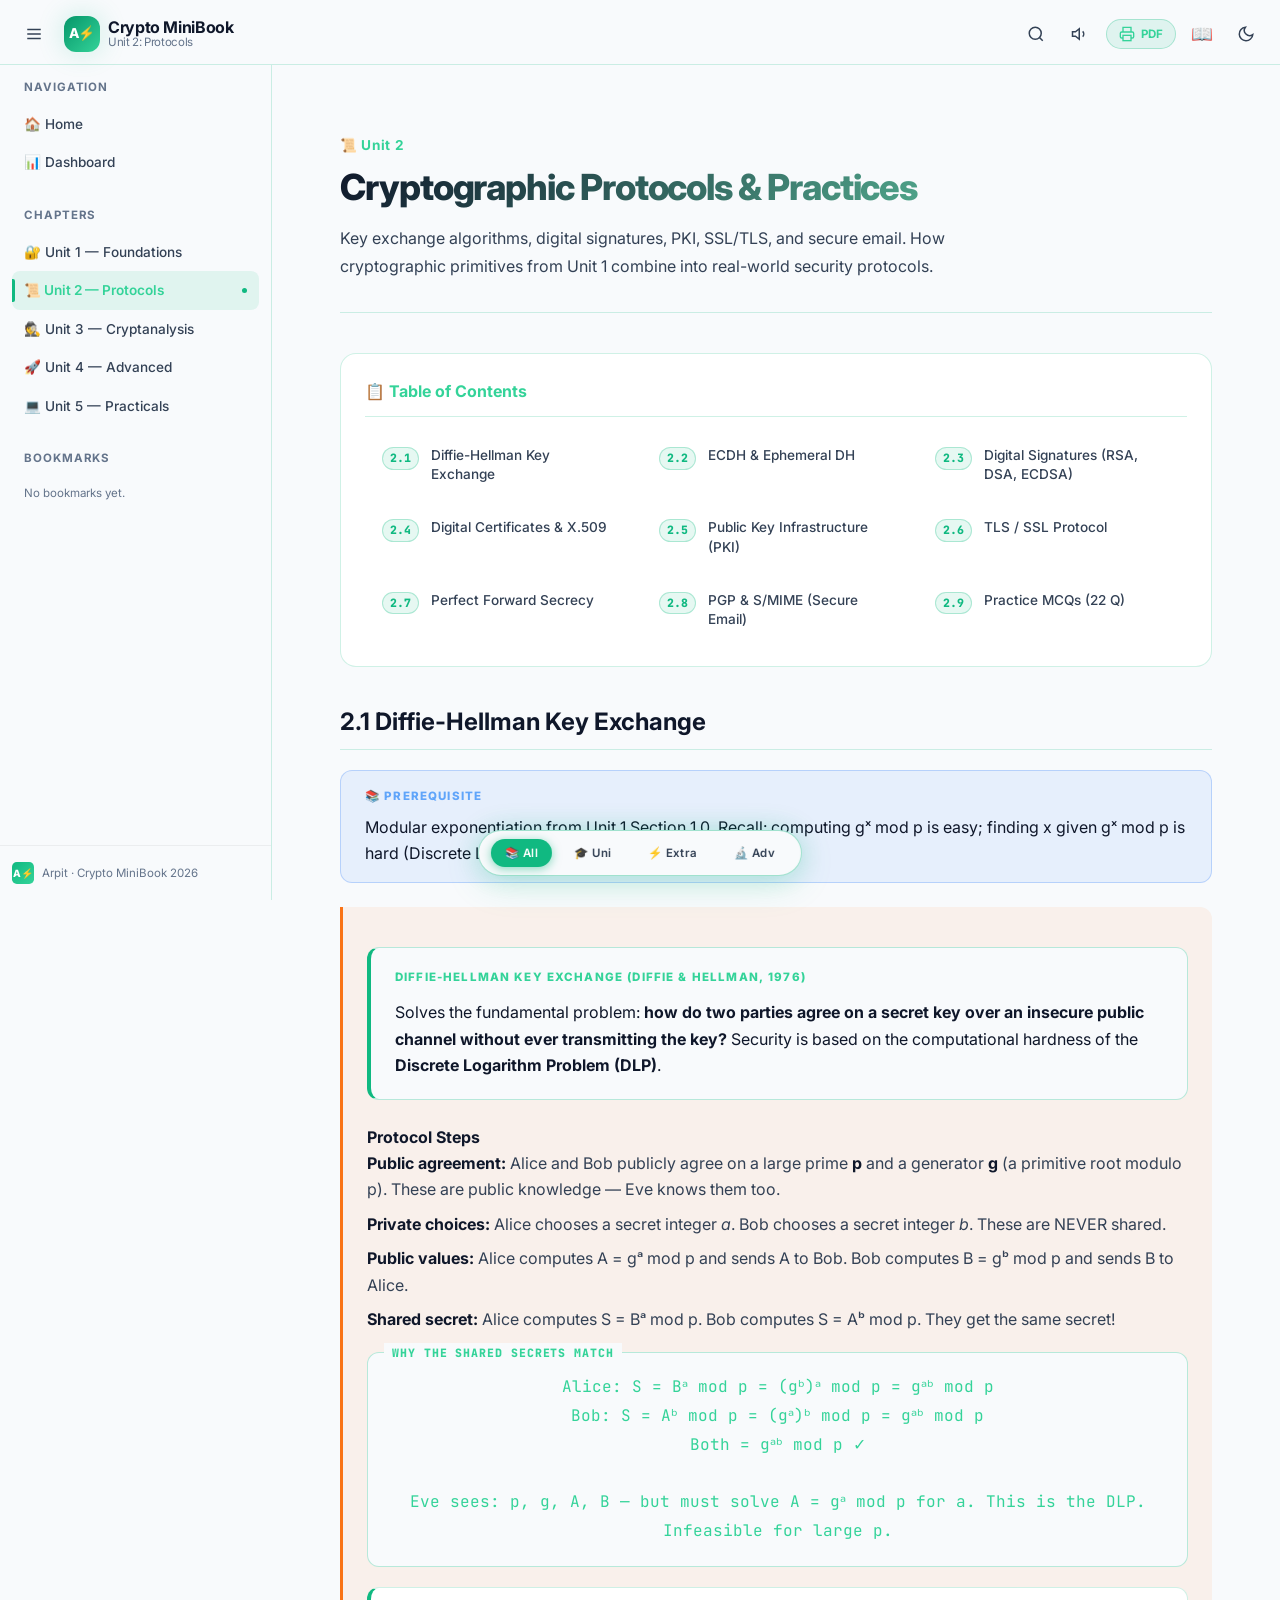
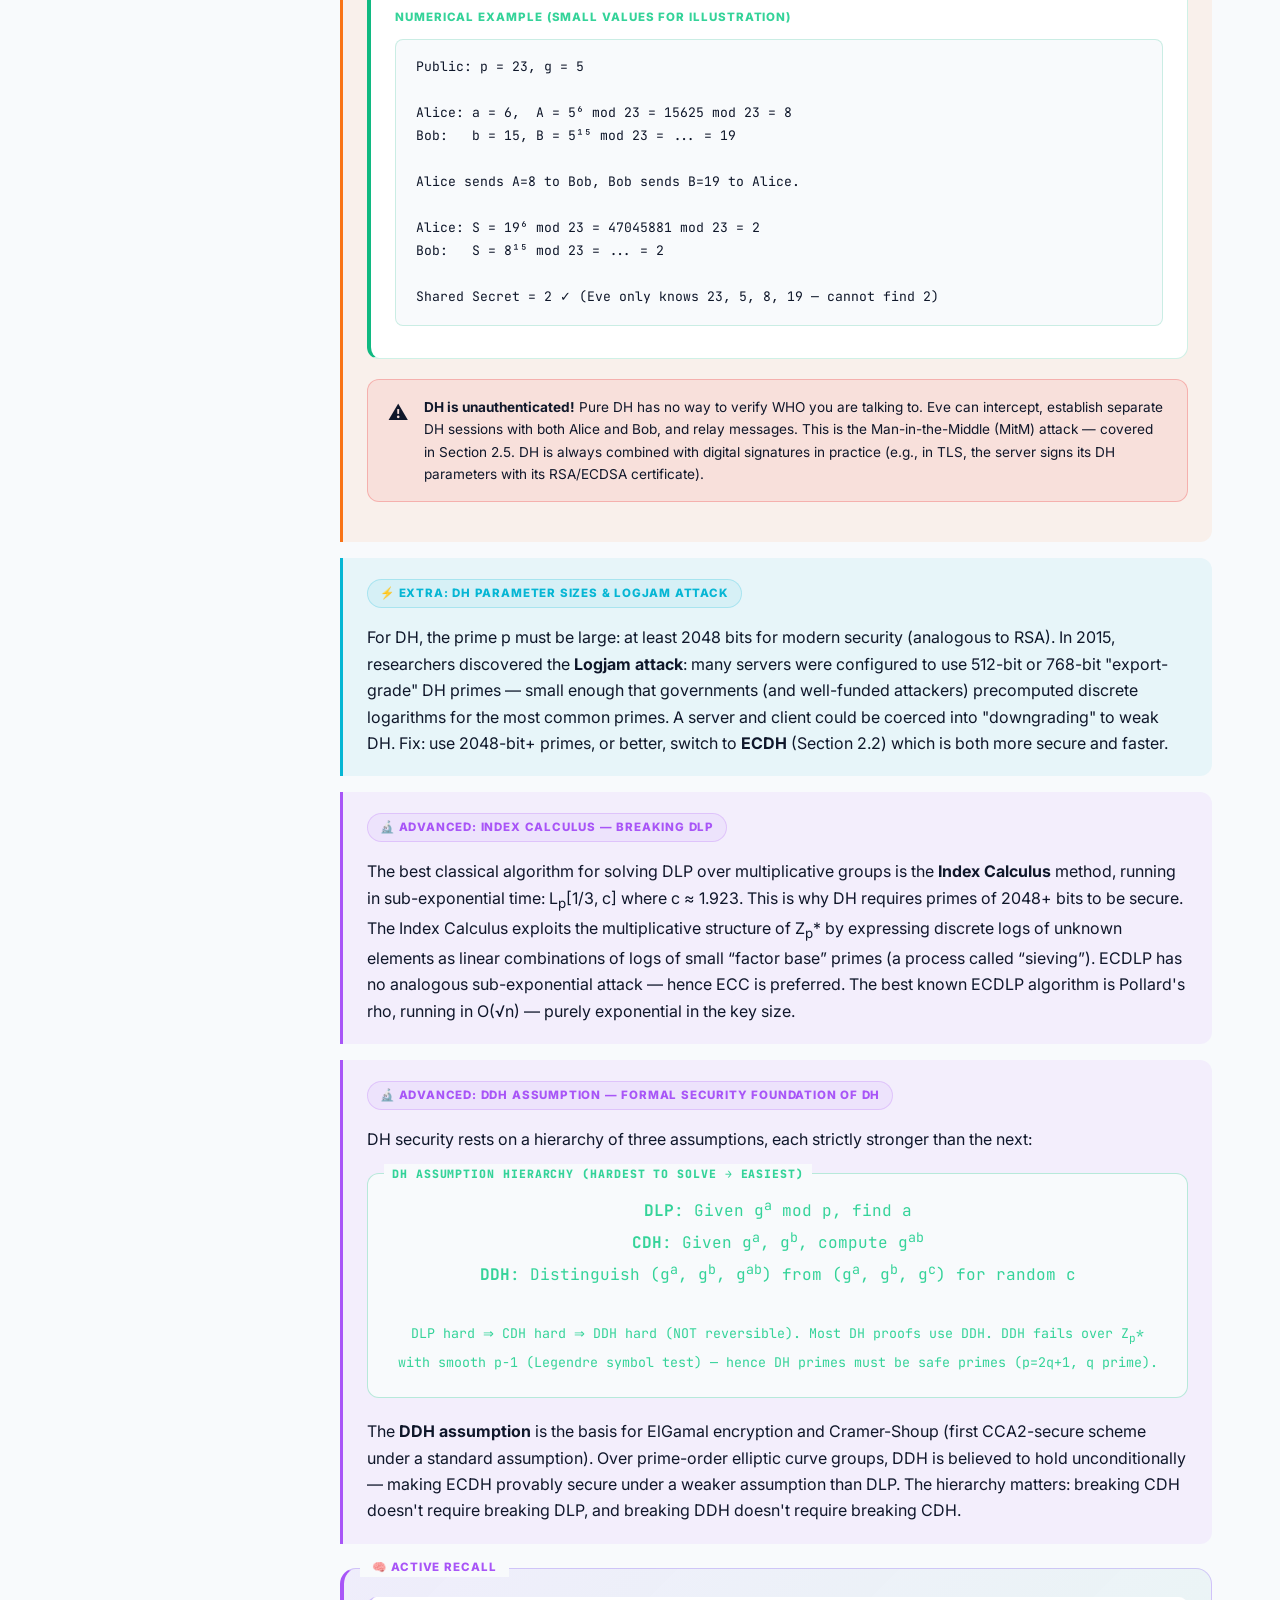
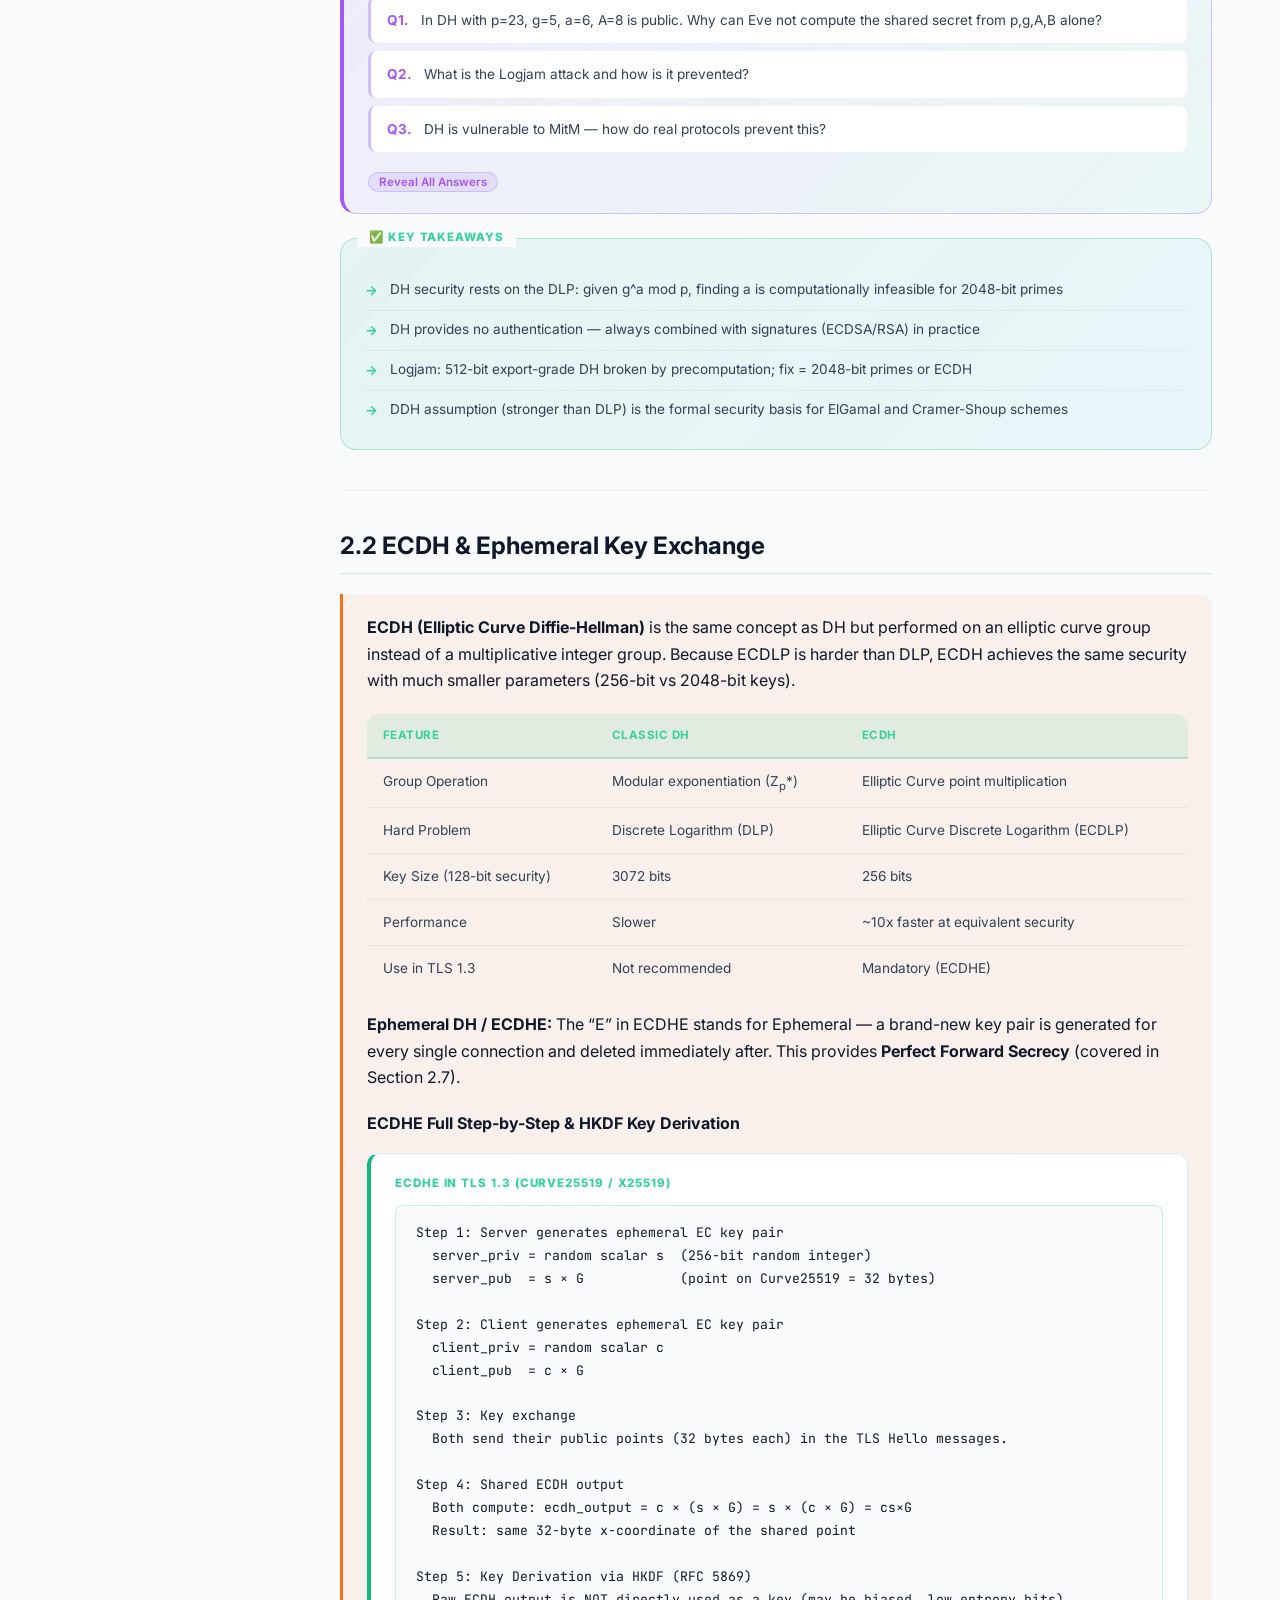
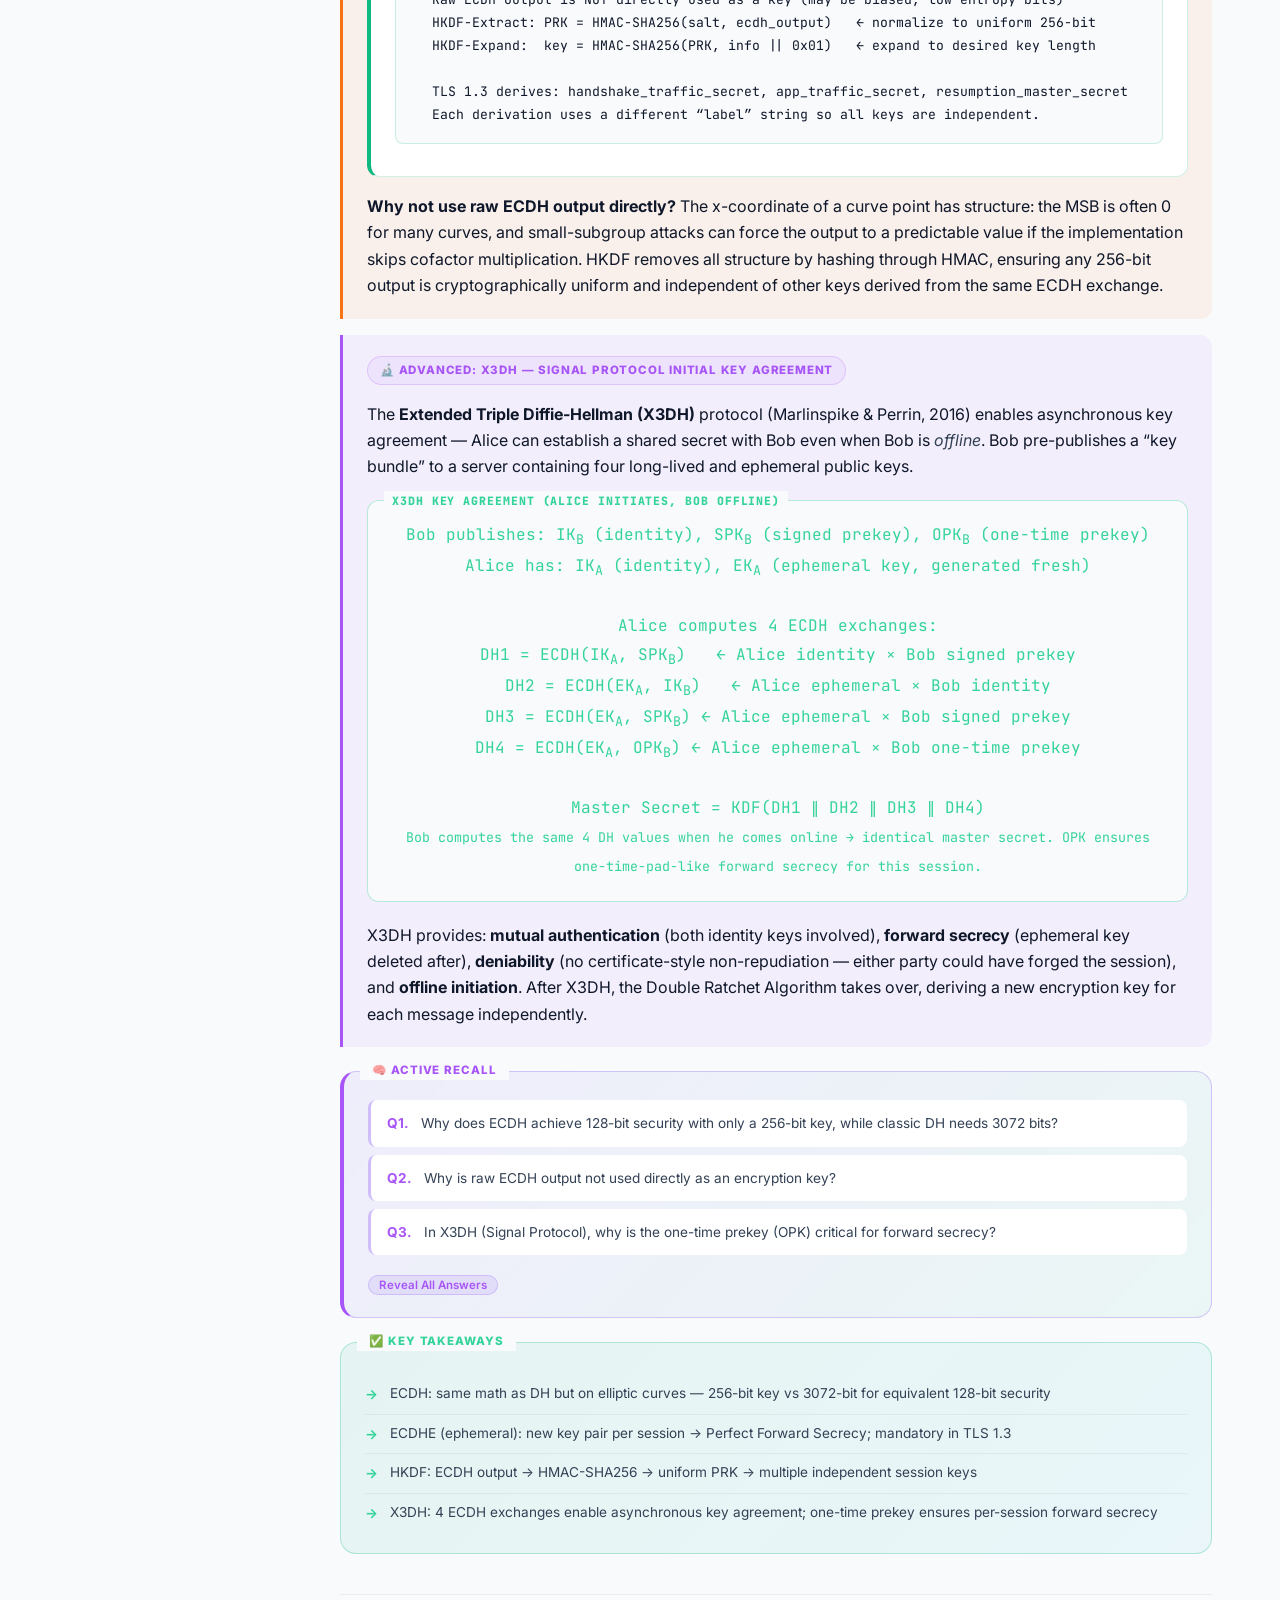
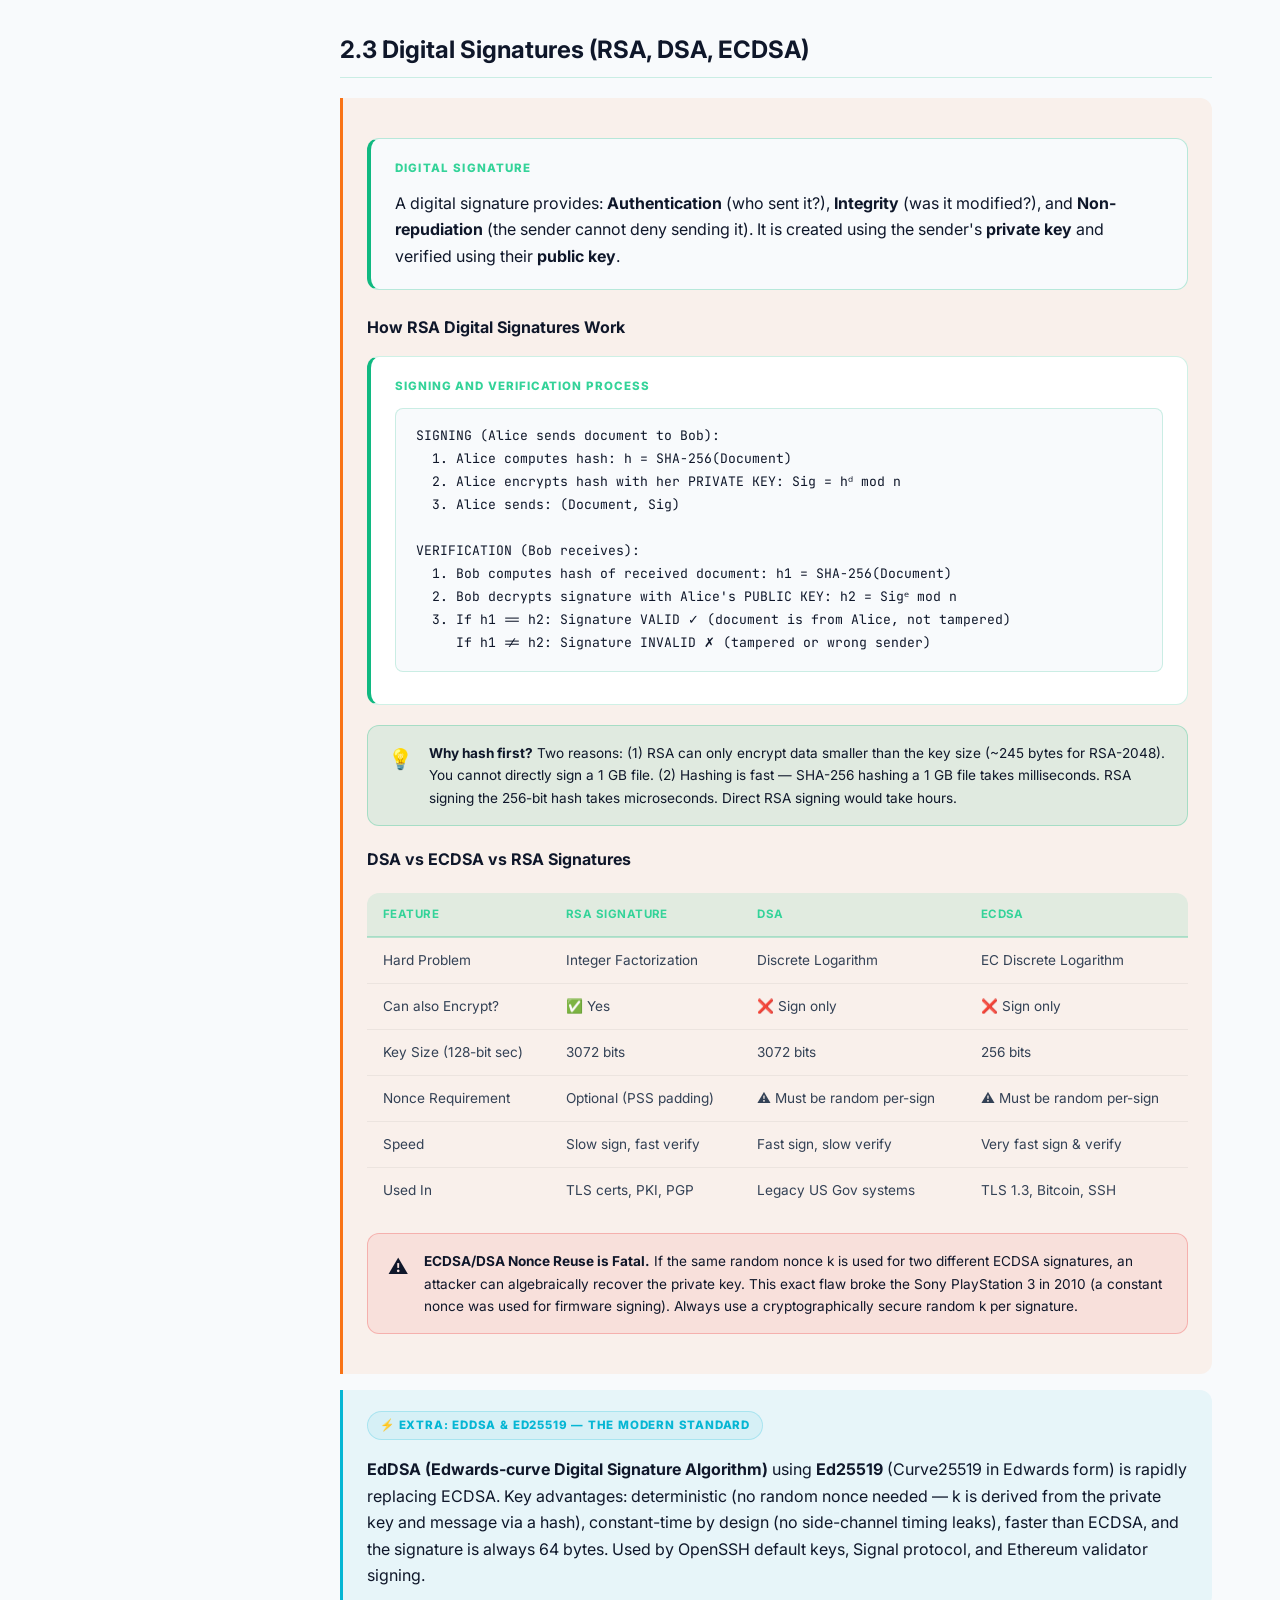
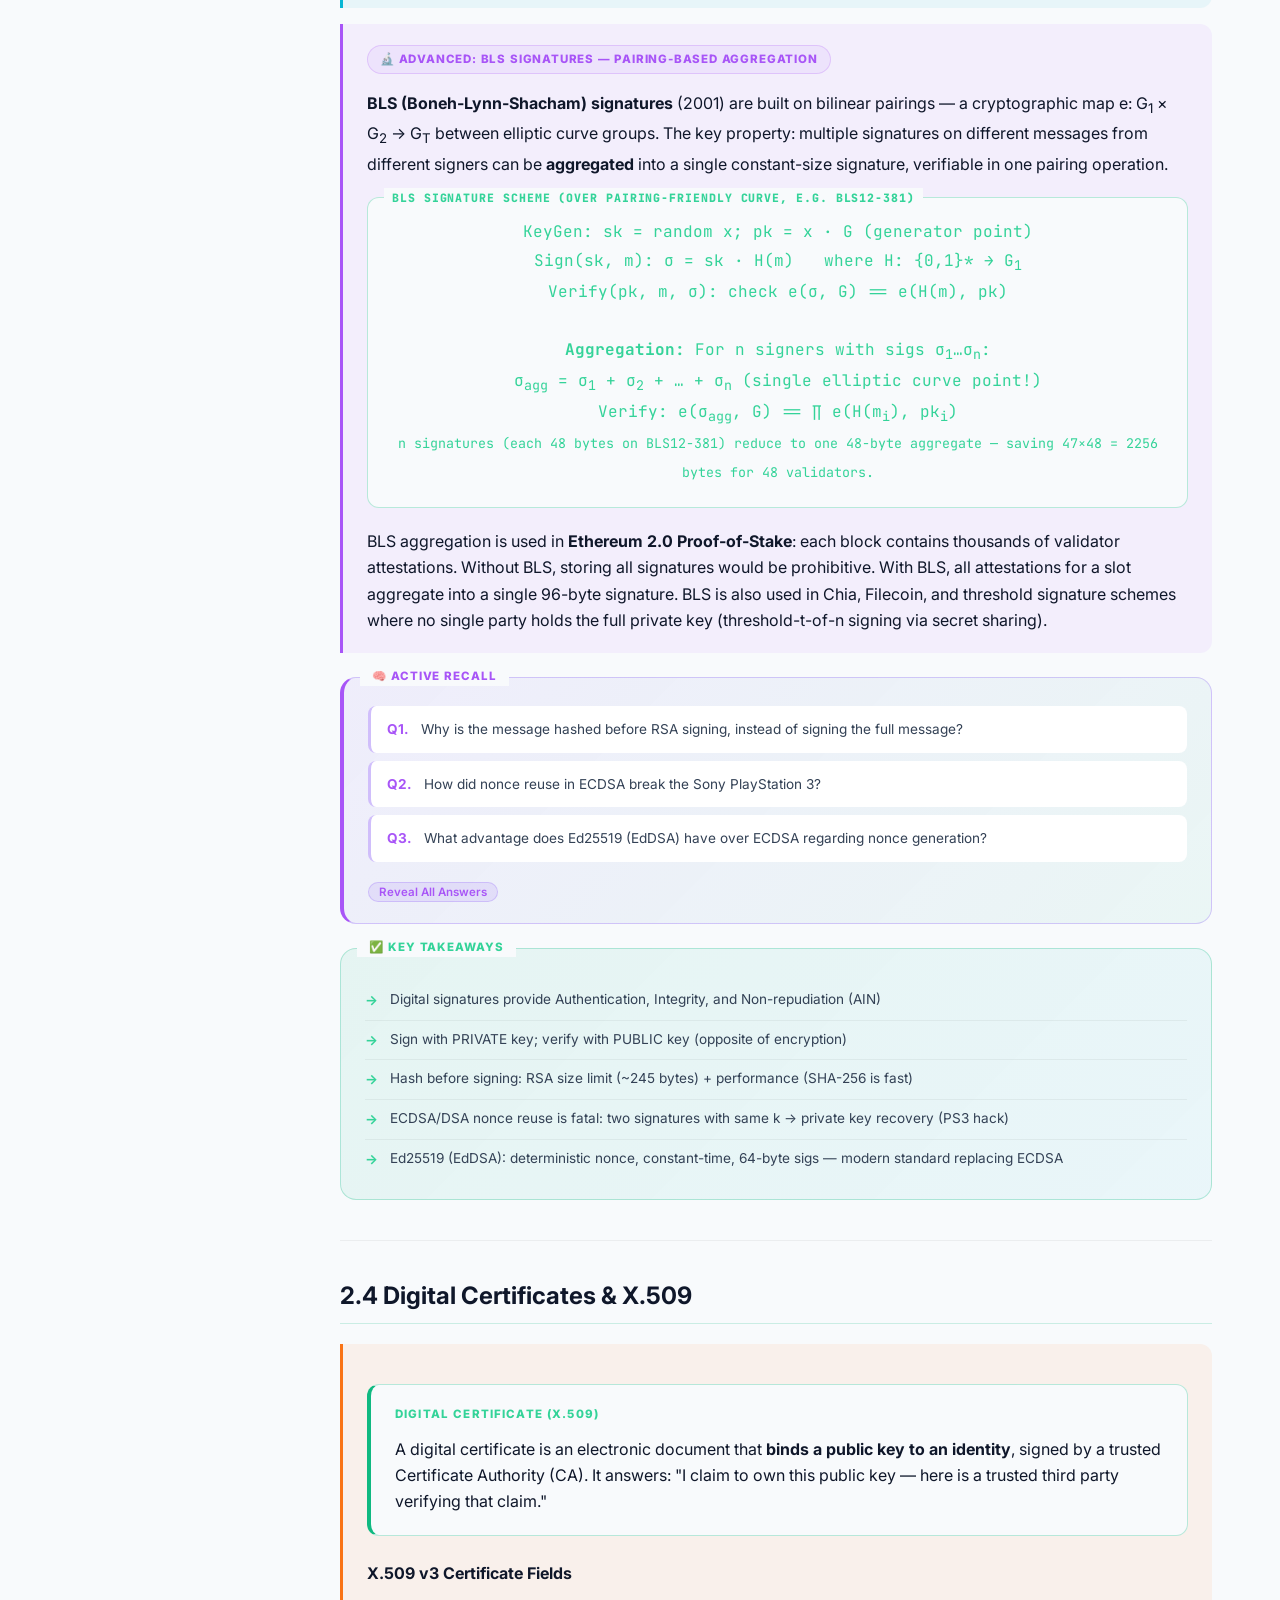
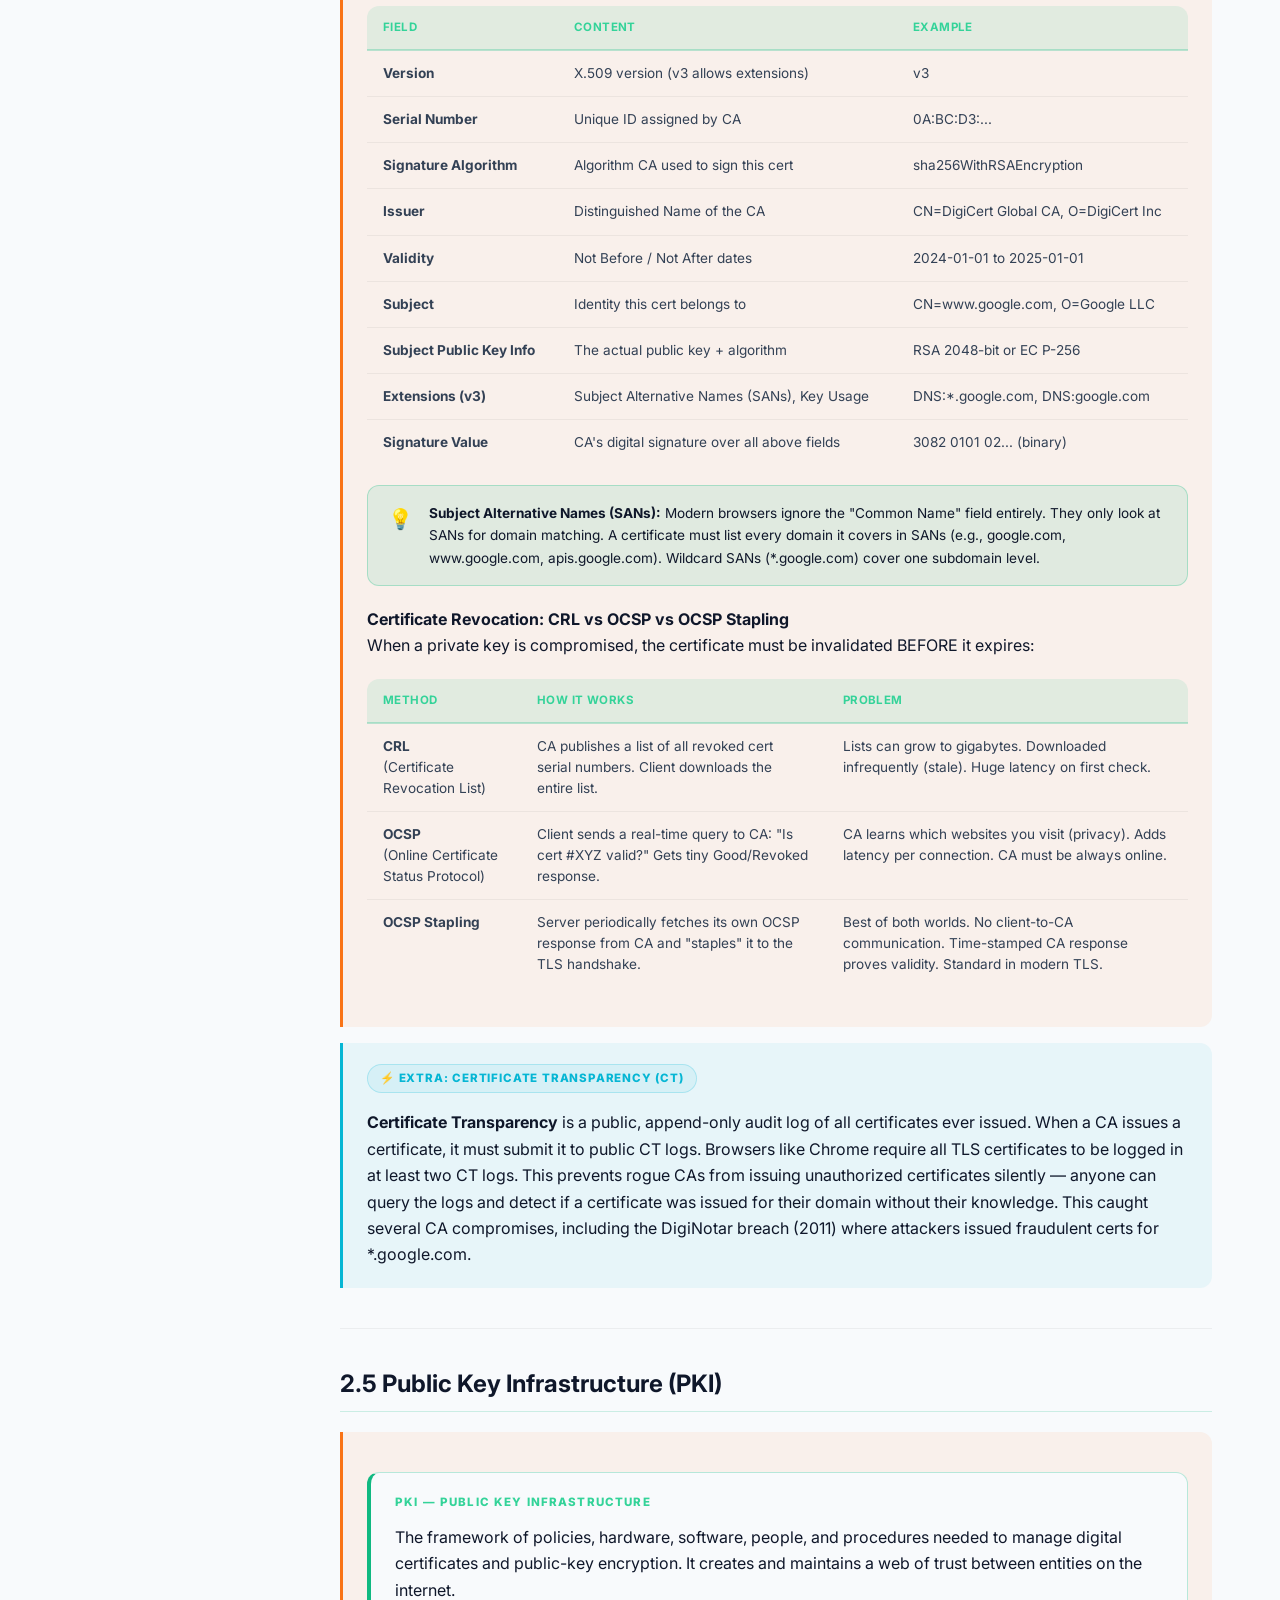
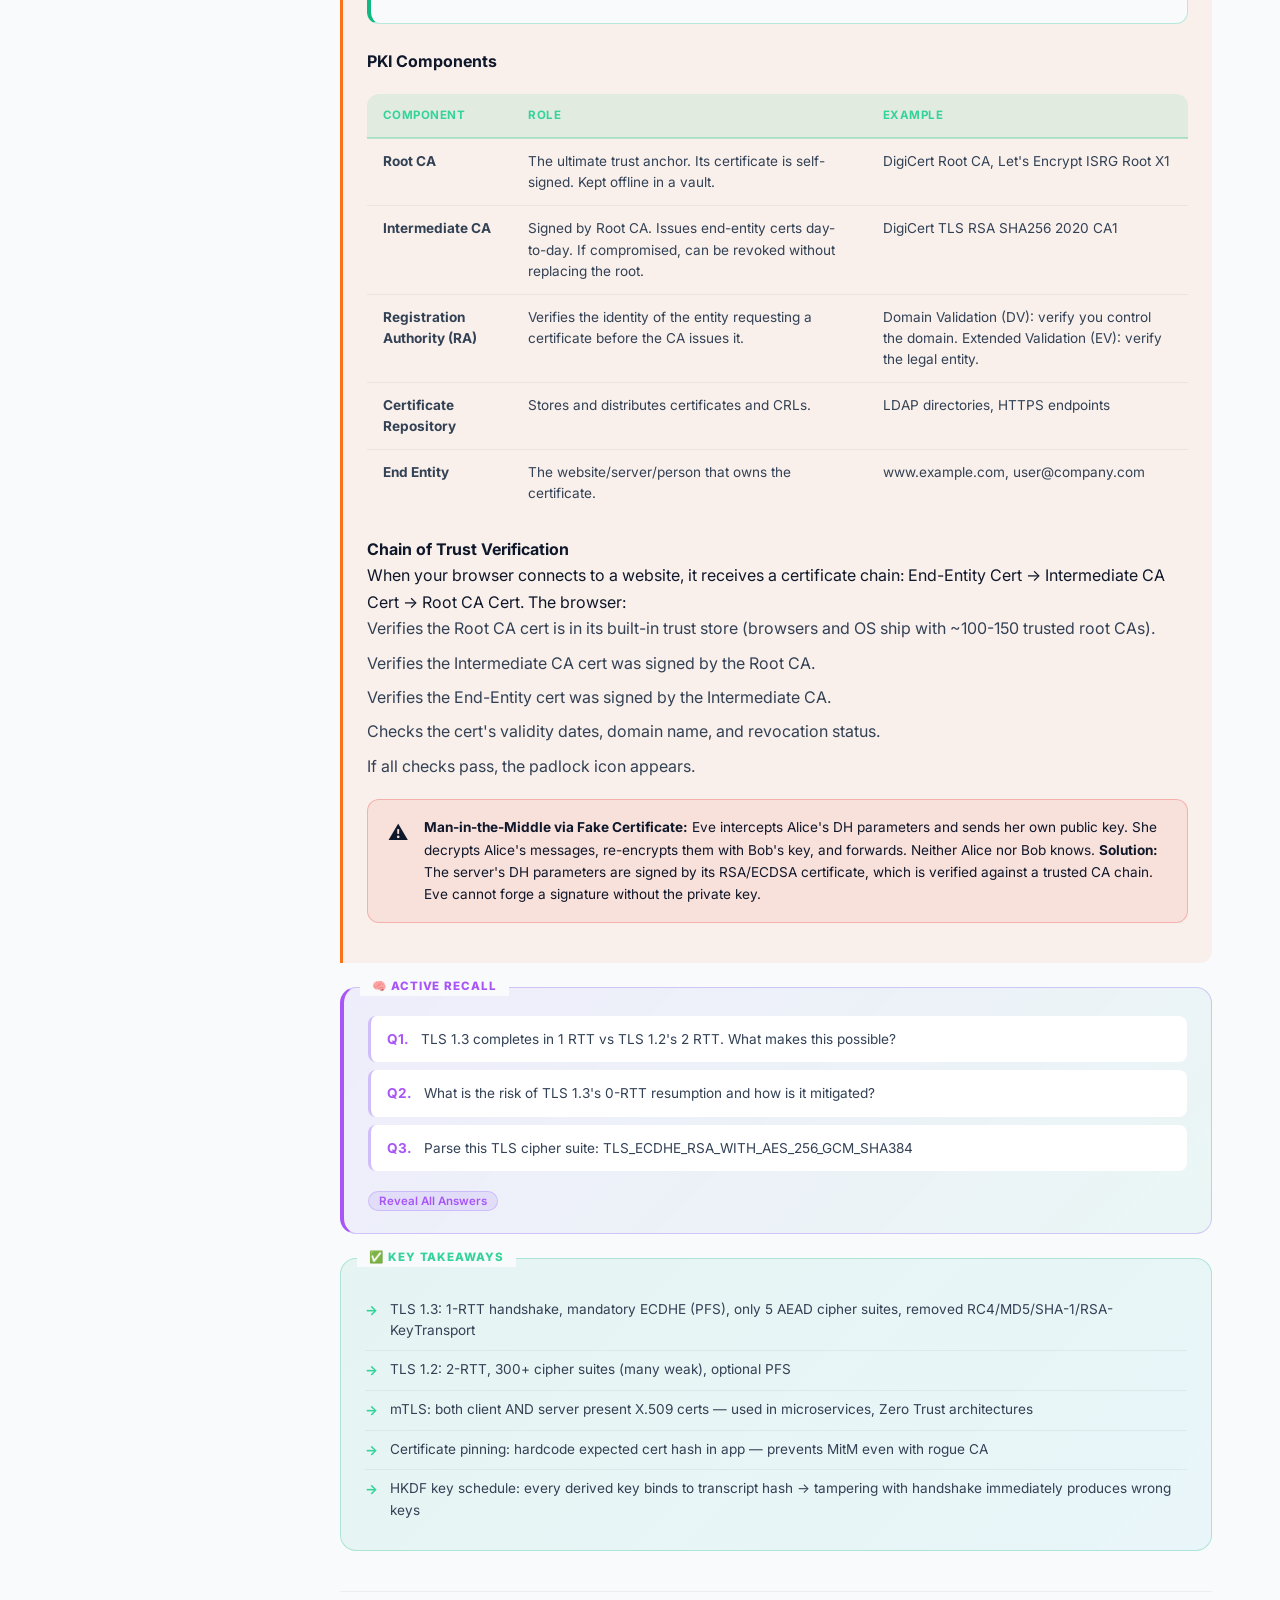
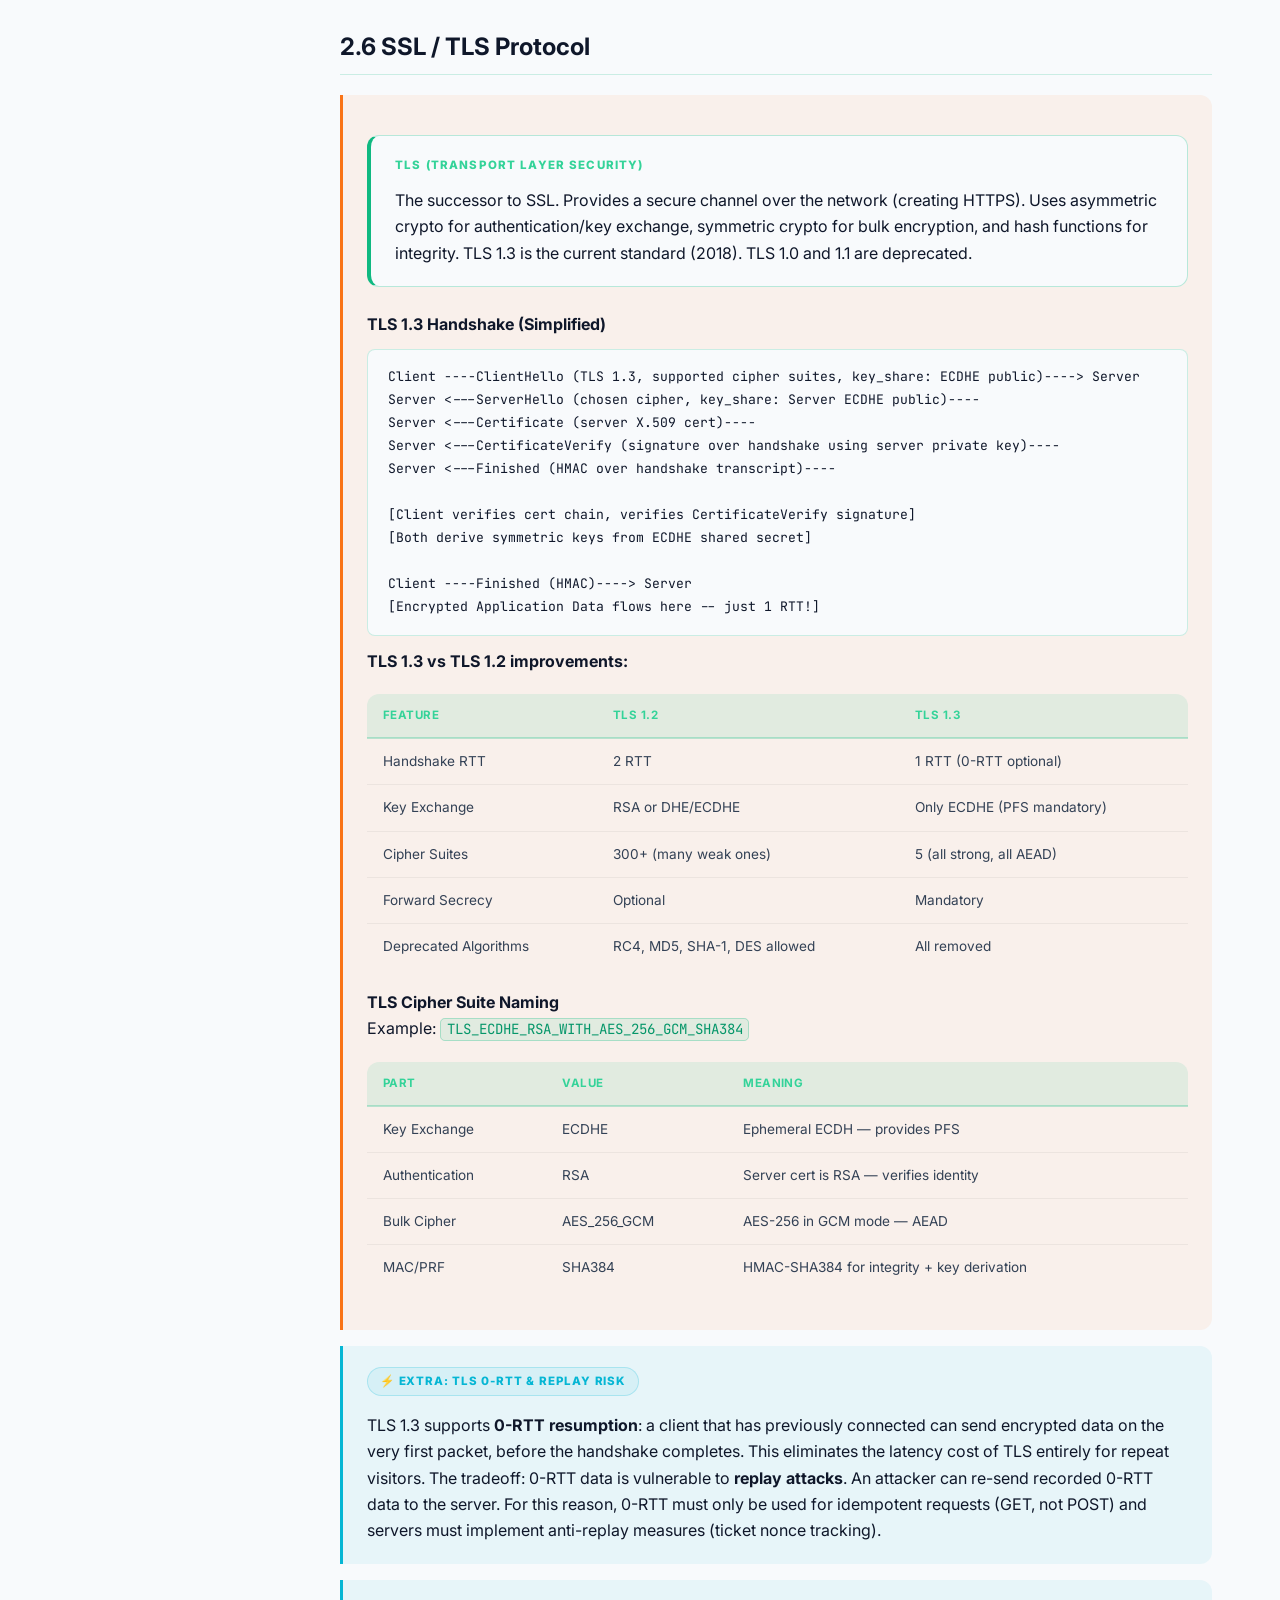
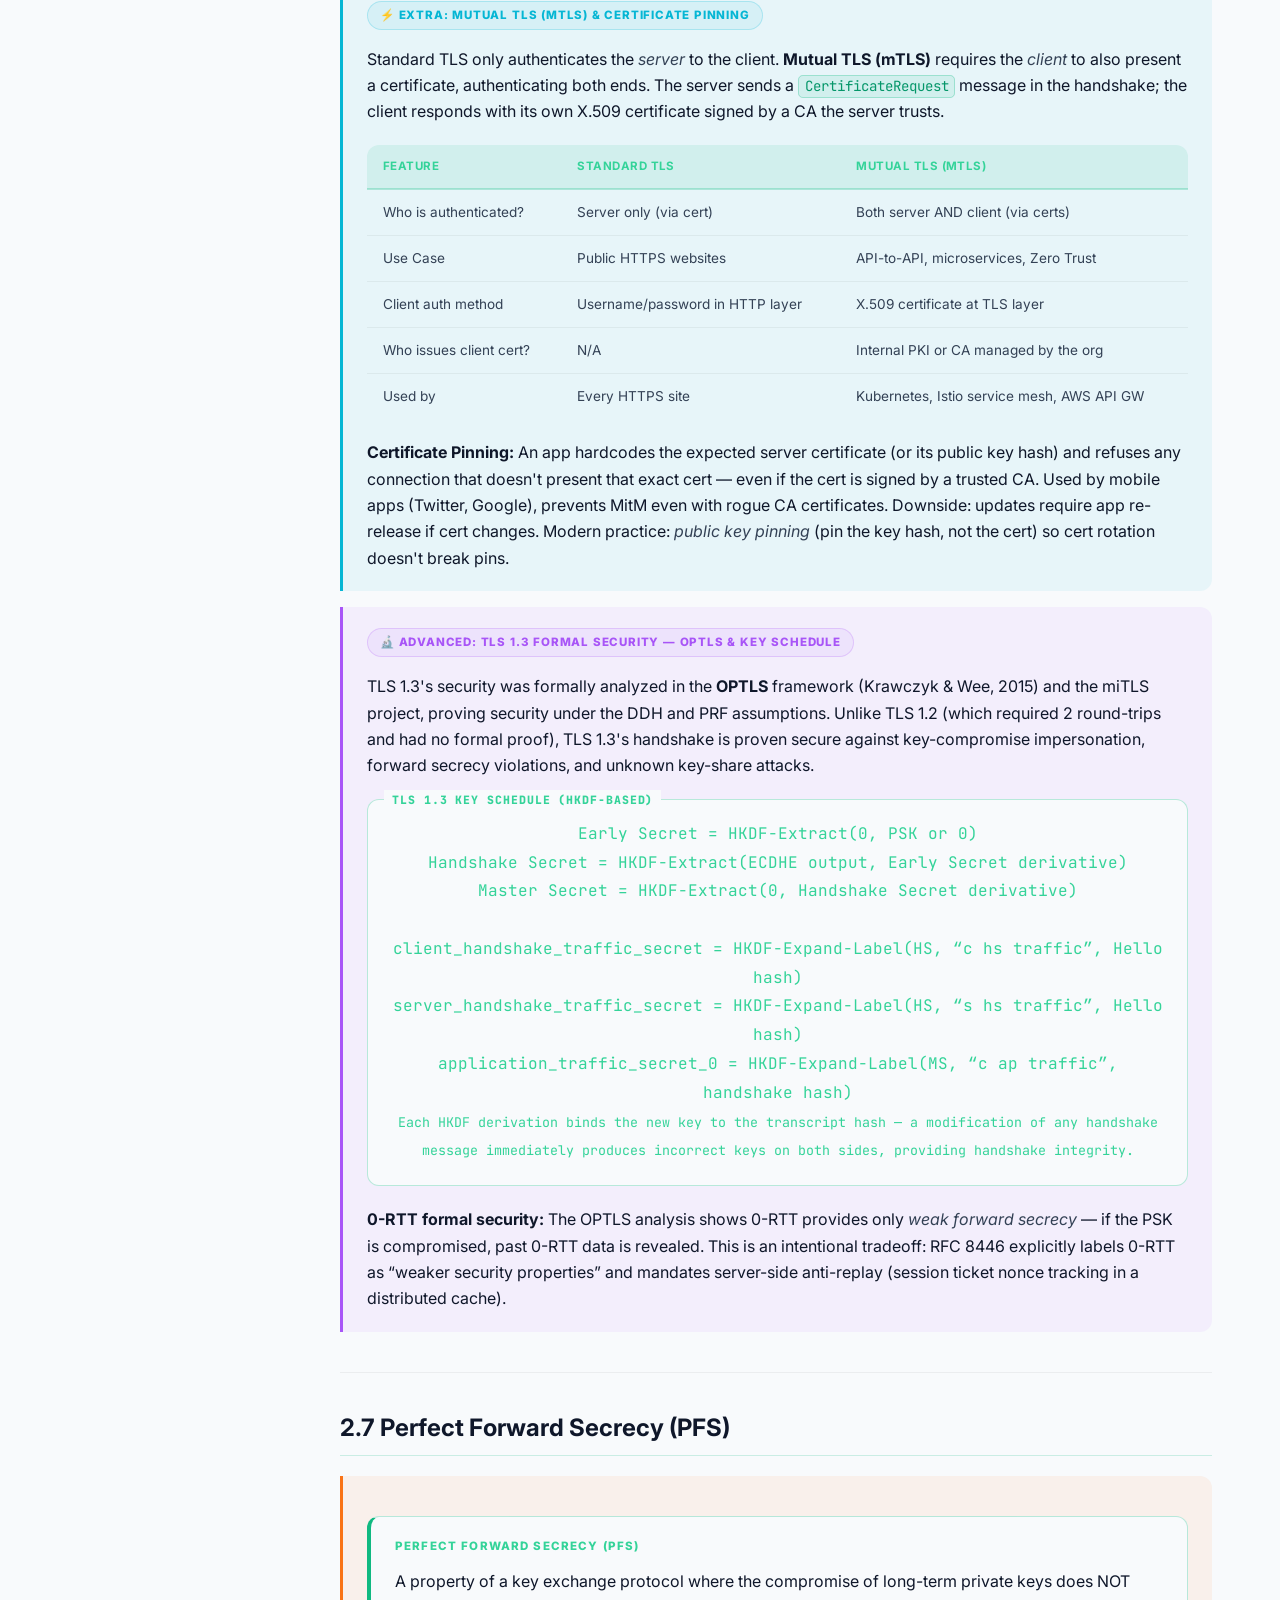
<file: chapters/unit2.html>
<!DOCTYPE html>
<html lang="en" data-theme="dark">
<head>
  <meta charset="UTF-8"><meta name="viewport" content="width=device-width,initial-scale=1">
  <meta name="author" content="Arpit">
  <title>Unit 2 — Cryptographic Protocols | Crypto MiniBook</title>
  <link rel="stylesheet" href="../assets/css/main.css">
  <link rel="stylesheet" href="../assets/css/components.css">
  <link rel="stylesheet" href="../assets/css/animations.css">
  <link rel="stylesheet" href="../assets/css/chapter.css">
  <link rel="stylesheet" href="../assets/css/timer.css">
  
</head>
<body>
<div id="progress-bar"></div>
<header id="main-header">
  <div class="header-left">
    <button id="sidebar-toggle" class="icon-btn"><svg viewBox="0 0 24 24" fill="none" stroke="currentColor" stroke-width="2"><line x1="3" y1="6" x2="21" y2="6"/><line x1="3" y1="12" x2="21" y2="12"/><line x1="3" y1="18" x2="21" y2="18"/></svg></button>
    <div class="brand-logo">
      <div class="brand-icon">A&#9889;</div>
      <div class="brand-text"><span class="main">Crypto MiniBook</span><span class="sub">Unit 2: Protocols</span></div>
    </div>
  </div>
  <span class="header-chapter-title"></span>
  <div class="header-right">
    <button id="search-btn" class="icon-btn"><svg viewBox="0 0 24 24" fill="none" stroke="currentColor" stroke-width="2"><circle cx="11" cy="11" r="8"/><path d="M21 21l-4.35-4.35"/></svg></button>
    <button id="tts-toggle" class="icon-btn"><svg viewBox="0 0 24 24" fill="none" stroke="currentColor" stroke-width="2"><polygon points="11 5 6 9 2 9 2 15 6 15 11 19 11 5"/><path d="M15.54 8.46a5 5 0 010 7.07"/></svg></button>
    <button id="print-btn"><svg viewBox="0 0 24 24" fill="none" stroke="currentColor" stroke-width="2" width="16" height="16"><polyline points="6 9 6 2 18 2 18 9"/><path d="M6 18H4a2 2 0 01-2-2v-5a2 2 0 012-2h16a2 2 0 012 2v5a2 2 0 01-2 2h-2"/><rect x="6" y="14" width="12" height="8"/></svg><span class="print-label">PDF</span></button>
    <button id="reading-mode-btn" class="icon-btn" aria-pressed="false">&#128214;</button>
    <button id="theme-toggle" class="icon-btn"></button>
  </div>
</header>
<div id="sidebar-overlay"></div>
<aside id="sidebar">
  <nav class="sidebar-nav">
    <div class="sidebar-section">
      <div class="sidebar-section-label">Navigation</div>
      <a href="../index.html" class="sidebar-link">&#127968; Home</a>
      <a href="../progress.html" class="sidebar-link">&#128202; Dashboard</a>
    </div>
    <div class="sidebar-section">
      <div class="sidebar-section-label">Chapters</div>
      <a href="unit1.html" class="sidebar-link">&#128272; Unit 1 &#8212; Foundations</a>
      <a href="unit2.html" class="sidebar-link active">&#128220; Unit 2 &#8212; Protocols</a>
      <a href="unit3.html" class="sidebar-link">&#128373; Unit 3 &#8212; Cryptanalysis</a>
      <a href="unit4.html" class="sidebar-link">&#128640; Unit 4 &#8212; Advanced</a>
      <a href="unit5.html" class="sidebar-link">&#128187; Unit 5 &#8212; Practicals</a>
    </div>
    <div class="sidebar-section"><div class="sidebar-section-label">Bookmarks</div><div id="bookmarks-list"></div></div>
  </nav>
  <div class="sidebar-footer"><div class="sidebar-brand-mark"><div class="mark">A&#9889;</div><span>Arpit &middot; Crypto MiniBook 2026</span></div></div>
</aside>
<main id="main-content">
<div class="content-inner">

  <div class="chapter-hero">
    <div class="chapter-num">&#128220; Unit 2</div>
    <h1 class="chapter-title">Cryptographic Protocols &amp; Practices</h1>
    <p class="chapter-desc">Key exchange algorithms, digital signatures, PKI, SSL/TLS, and secure email. How cryptographic primitives from Unit 1 combine into real-world security protocols.</p>
  </div>

  <div class="toc-card">
    <h3>&#128203; Table of Contents</h3>
    <div class="toc-grid">
      <a href="#s-dh" class="toc-item"><span class="toc-num">2.1</span>Diffie-Hellman Key Exchange</a>
      <a href="#s-ecdh" class="toc-item"><span class="toc-num">2.2</span>ECDH &amp; Ephemeral DH</a>
      <a href="#s-signatures" class="toc-item"><span class="toc-num">2.3</span>Digital Signatures (RSA, DSA, ECDSA)</a>
      <a href="#s-certs" class="toc-item"><span class="toc-num">2.4</span>Digital Certificates &amp; X.509</a>
      <a href="#s-pki" class="toc-item"><span class="toc-num">2.5</span>Public Key Infrastructure (PKI)</a>
      <a href="#s-tls" class="toc-item"><span class="toc-num">2.6</span>TLS / SSL Protocol</a>
      <a href="#s-pfs" class="toc-item"><span class="toc-num">2.7</span>Perfect Forward Secrecy</a>
      <a href="#s-pgp" class="toc-item"><span class="toc-num">2.8</span>PGP &amp; S/MIME (Secure Email)</a>
      <a href="#s-mcq2" class="toc-item"><span class="toc-num">2.9</span>Practice MCQs (22 Q)</a>
    </div>
  </div>

  <!-- 2.1 DH -->
  <section id="s-dh" data-search-section="diffie hellman key exchange discrete logarithm prime generator secret">
    <div class="section-heading">
      <h2 class="prose">2.1 Diffie-Hellman Key Exchange
        <button class="bookmark-btn" data-id="s-dh" data-label="2.1 Diffie-Hellman">&#128278;</button>
      </h2>
    </div>
    <div class="prereq-box">
      <div class="prereq-title">&#128218; Prerequisite</div>
      Modular exponentiation from Unit 1 Section 1.0. Recall: computing <span class="math-inline">g&#739; mod p</span> is easy; finding x given g&#739; mod p is hard (Discrete Logarithm Problem).
    </div>
    <div class="mode-uni">
      <div class="def-box">
        <div class="def-term">Diffie-Hellman Key Exchange (Diffie &amp; Hellman, 1976)</div>
        Solves the fundamental problem: <strong>how do two parties agree on a secret key over an insecure public channel without ever transmitting the key?</strong> Security is based on the computational hardness of the <strong>Discrete Logarithm Problem (DLP)</strong>.
      </div>
      <h3 class="prose">Protocol Steps</h3>
      <ol class="prose">
        <li><strong>Public agreement:</strong> Alice and Bob publicly agree on a large prime <strong>p</strong> and a generator <strong>g</strong> (a primitive root modulo p). These are public knowledge — Eve knows them too.</li>
        <li><strong>Private choices:</strong> Alice chooses a secret integer <em>a</em>. Bob chooses a secret integer <em>b</em>. These are NEVER shared.</li>
        <li><strong>Public values:</strong> Alice computes <span class="math-inline">A = g&#7491; mod p</span> and sends A to Bob. Bob computes <span class="math-inline">B = g&#7495; mod p</span> and sends B to Alice.</li>
        <li><strong>Shared secret:</strong> Alice computes <span class="math-inline">S = B&#7491; mod p</span>. Bob computes <span class="math-inline">S = A&#7495; mod p</span>. They get the same secret!</li>
      </ol>
      <div class="formula-box">
        <div class="formula-label">Why the shared secrets match</div>
        Alice: S = B&#7491; mod p = (g&#7495;)&#7491; mod p = g&#7491;&#7495; mod p<br>
        Bob:   S = A&#7495; mod p = (g&#7491;)&#7495; mod p = g&#7491;&#7495; mod p<br>
        Both = g&#7491;&#7495; mod p &#10003;<br><br>
        Eve sees: p, g, A, B — but must solve A = g&#7491; mod p for a. This is the DLP. Infeasible for large p.
      </div>
      <div class="worked-example">
        <div class="we-title">Numerical Example (small values for illustration)</div>
        <div class="cipher-grid">Public: p = 23, g = 5

Alice: a = 6,  A = 5&#8310; mod 23 = 15625 mod 23 = 8
Bob:   b = 15, B = 5&#185;&#8309; mod 23 = ... = 19

Alice sends A=8 to Bob, Bob sends B=19 to Alice.

Alice: S = 19&#8310; mod 23 = 47045881 mod 23 = 2
Bob:   S = 8&#185;&#8309; mod 23 = ... = 2

Shared Secret = 2 &#10003; (Eve only knows 23, 5, 8, 19 — cannot find 2)</div>
      </div>
      <div class="callout danger">
        <span class="callout-icon">&#9888;&#65039;</span>
        <div><strong>DH is unauthenticated!</strong> Pure DH has no way to verify WHO you are talking to. Eve can intercept, establish separate DH sessions with both Alice and Bob, and relay messages. This is the Man-in-the-Middle (MitM) attack — covered in Section 2.5. DH is always combined with digital signatures in practice (e.g., in TLS, the server signs its DH parameters with its RSA/ECDSA certificate).</div>
      </div>
    </div>
    <div class="mode-gate">
      <div class="mode-badge gate">&#9889; Extra: DH Parameter Sizes &amp; Logjam Attack</div>
      <p class="prose">For DH, the prime p must be large: at least 2048 bits for modern security (analogous to RSA). In 2015, researchers discovered the <strong>Logjam attack</strong>: many servers were configured to use 512-bit or 768-bit "export-grade" DH primes — small enough that governments (and well-funded attackers) precomputed discrete logarithms for the most common primes. A server and client could be coerced into "downgrading" to weak DH. Fix: use 2048-bit+ primes, or better, switch to <strong>ECDH</strong> (Section 2.2) which is both more secure and faster.</p>
    </div>
    <div class="mode-adv">
      <div class="mode-badge adv">&#128300; Advanced: Index Calculus &mdash; Breaking DLP</div>
      <p class="prose">The best classical algorithm for solving DLP over multiplicative groups is the <strong>Index Calculus</strong> method, running in sub-exponential time: L<sub>p</sub>[1/3, c] where c &asymp; 1.923. This is why DH requires primes of 2048+ bits to be secure. The Index Calculus exploits the multiplicative structure of Z<sub>p</sub>&#42; by expressing discrete logs of unknown elements as linear combinations of logs of small &ldquo;factor base&rdquo; primes (a process called &ldquo;sieving&rdquo;). ECDLP has no analogous sub-exponential attack &mdash; hence ECC is preferred. The best known ECDLP algorithm is Pollard&#39;s rho, running in O(&radic;n) &mdash; purely exponential in the key size.</p>
    </div>

    <div class="mode-adv">
      <div class="mode-badge adv">&#128300; Advanced: DDH Assumption &mdash; Formal Security Foundation of DH</div>
      <p class="prose">DH security rests on a hierarchy of three assumptions, each strictly stronger than the next:</p>
      <div class="formula-box">
        <div class="formula-label">DH Assumption Hierarchy (hardest to solve &rarr; easiest)</div>
        <strong>DLP</strong>: Given g<sup>a</sup> mod p, find a<br>
        <strong>CDH</strong>: Given g<sup>a</sup>, g<sup>b</sup>, compute g<sup>ab</sup><br>
        <strong>DDH</strong>: Distinguish (g<sup>a</sup>, g<sup>b</sup>, g<sup>ab</sup>) from (g<sup>a</sup>, g<sup>b</sup>, g<sup>c</sup>) for random c<br><br>
        <small>DLP hard &rArr; CDH hard &rArr; DDH hard (NOT reversible). Most DH proofs use DDH. DDH fails over Z<sub>p</sub>&#42; with smooth p&minus;1 (Legendre symbol test) &mdash; hence DH primes must be safe primes (p=2q+1, q prime).</small>
      </div>
      <p class="prose">The <strong>DDH assumption</strong> is the basis for ElGamal encryption and Cramer-Shoup (first CCA2-secure scheme under a standard assumption). Over prime-order elliptic curve groups, DDH is believed to hold unconditionally &mdash; making ECDH provably secure under a weaker assumption than DLP. The hierarchy matters: breaking CDH doesn&#39;t require breaking DLP, and breaking DDH doesn&#39;t require breaking CDH.</p>
    </div>

  <div class="recall-block">
    <div class="recall-question"><strong>Q1.</strong> In DH with p=23, g=5, a=6, A=8 is public. Why can Eve not compute the shared secret from p,g,A,B alone?<div class="recall-answer">Eve needs to solve A = g^a mod p for a (the Discrete Logarithm Problem). For small p=23 this is trivial, but for 2048-bit primes the DLP is computationally infeasible. The best classical algorithm (Index Calculus) runs in sub-exponential time L_p[1/3, 1.923] — still requires centuries for 2048-bit primes.</div></div>
    <div class="recall-question"><strong>Q2.</strong> What is the Logjam attack and how is it prevented?<div class="recall-answer">Logjam (2015) downgraded DH to 512-bit export-grade primes by intercepting the TLS handshake. Attackers precomputed discrete logs for the most common weak primes. Prevention: use 2048-bit+ primes, or switch to ECDH (P-256 or X25519) which has no analogous sub-exponential attack.</div></div>
    <div class="recall-question"><strong>Q3.</strong> DH is vulnerable to MitM — how do real protocols prevent this?<div class="recall-answer">The server signs its DH public parameters with its long-term RSA/ECDSA certificate key. The client verifies this signature against the server's X.509 certificate. Eve cannot forge the signature without the server's private key, so even if she intercepts the DH exchange, authentication fails.</div></div>
    <button class="reveal-btn">Reveal All Answers</button>
  </div>
  <div class="unit-summary"><ul>
    <li>DH security rests on the DLP: given g^a mod p, finding a is computationally infeasible for 2048-bit primes</li>
    <li>DH provides no authentication — always combined with signatures (ECDSA/RSA) in practice</li>
    <li>Logjam: 512-bit export-grade DH broken by precomputation; fix = 2048-bit primes or ECDH</li>
    <li>DDH assumption (stronger than DLP) is the formal security basis for ElGamal and Cramer-Shoup schemes</li>
  </ul></div>
  </section>
  <hr class="section-hr">

  <!-- 2.2 ECDH -->
  <section id="s-ecdh" data-search-section="ECDH elliptic curve Diffie Hellman ephemeral forward secrecy">
    <div class="section-heading">
      <h2 class="prose">2.2 ECDH &amp; Ephemeral Key Exchange
        <button class="bookmark-btn" data-id="s-ecdh" data-label="2.2 ECDH">&#128278;</button>
      </h2>
    </div>
    <div class="mode-uni">
      <p class="prose"><strong>ECDH (Elliptic Curve Diffie-Hellman)</strong> is the same concept as DH but performed on an elliptic curve group instead of a multiplicative integer group. Because ECDLP is harder than DLP, ECDH achieves the same security with much smaller parameters (256-bit vs 2048-bit keys).</p>
      <table class="data-table reveal">
        <thead><tr><th>Feature</th><th>Classic DH</th><th>ECDH</th></tr></thead>
        <tbody>
          <tr><td>Group Operation</td><td>Modular exponentiation (Z<sub>p</sub>&#42;)</td><td>Elliptic Curve point multiplication</td></tr>
          <tr><td>Hard Problem</td><td>Discrete Logarithm (DLP)</td><td>Elliptic Curve Discrete Logarithm (ECDLP)</td></tr>
          <tr><td>Key Size (128-bit security)</td><td>3072 bits</td><td>256 bits</td></tr>
          <tr><td>Performance</td><td>Slower</td><td>~10x faster at equivalent security</td></tr>
          <tr><td>Use in TLS 1.3</td><td>Not recommended</td><td>Mandatory (ECDHE)</td></tr>
        </tbody>
      </table>
      <p class="prose"><strong>Ephemeral DH / ECDHE:</strong> The &ldquo;E&rdquo; in ECDHE stands for Ephemeral &mdash; a brand-new key pair is generated for every single connection and deleted immediately after. This provides <strong>Perfect Forward Secrecy</strong> (covered in Section 2.7).</p>

      <h3 class="prose" style="margin-top:20px">ECDHE Full Step-by-Step &amp; HKDF Key Derivation</h3>
      <div class="worked-example">
        <div class="we-title">ECDHE in TLS 1.3 (Curve25519 / X25519)</div>
        <div class="cipher-grid">Step 1: Server generates ephemeral EC key pair
  server_priv = random scalar s  (256-bit random integer)
  server_pub  = s &times; G            (point on Curve25519 = 32 bytes)

Step 2: Client generates ephemeral EC key pair
  client_priv = random scalar c
  client_pub  = c &times; G

Step 3: Key exchange
  Both send their public points (32 bytes each) in the TLS Hello messages.

Step 4: Shared ECDH output
  Both compute: ecdh_output = c &times; (s &times; G) = s &times; (c &times; G) = cs&times;G
  Result: same 32-byte x-coordinate of the shared point

Step 5: Key Derivation via HKDF (RFC 5869)
  Raw ECDH output is NOT directly used as a key (may be biased, low entropy bits)
  HKDF-Extract: PRK = HMAC-SHA256(salt, ecdh_output)   &larr; normalize to uniform 256-bit
  HKDF-Expand:  key = HMAC-SHA256(PRK, info || 0x01)   &larr; expand to desired key length

  TLS 1.3 derives: handshake_traffic_secret, app_traffic_secret, resumption_master_secret
  Each derivation uses a different &ldquo;label&rdquo; string so all keys are independent.</div>
      </div>
      <p class="prose"><strong>Why not use raw ECDH output directly?</strong> The x-coordinate of a curve point has structure: the MSB is often 0 for many curves, and small-subgroup attacks can force the output to a predictable value if the implementation skips cofactor multiplication. HKDF removes all structure by hashing through HMAC, ensuring any 256-bit output is cryptographically uniform and independent of other keys derived from the same ECDH exchange.</p>
    </div>

    <div class="mode-adv">
      <div class="mode-badge adv">&#128300; Advanced: X3DH &mdash; Signal Protocol Initial Key Agreement</div>
      <p class="prose">The <strong>Extended Triple Diffie-Hellman (X3DH)</strong> protocol (Marlinspike &amp; Perrin, 2016) enables asynchronous key agreement &mdash; Alice can establish a shared secret with Bob even when Bob is <em>offline</em>. Bob pre-publishes a &ldquo;key bundle&rdquo; to a server containing four long-lived and ephemeral public keys.</p>
      <div class="formula-box">
        <div class="formula-label">X3DH Key Agreement (Alice initiates, Bob offline)</div>
        Bob publishes: IK<sub>B</sub> (identity), SPK<sub>B</sub> (signed prekey), OPK<sub>B</sub> (one-time prekey)<br>
        Alice has: IK<sub>A</sub> (identity), EK<sub>A</sub> (ephemeral key, generated fresh)<br><br>
        Alice computes 4 ECDH exchanges:<br>
        DH1 = ECDH(IK<sub>A</sub>, SPK<sub>B</sub>) &nbsp; &larr; Alice identity &times; Bob signed prekey<br>
        DH2 = ECDH(EK<sub>A</sub>, IK<sub>B</sub>) &nbsp; &larr; Alice ephemeral &times; Bob identity<br>
        DH3 = ECDH(EK<sub>A</sub>, SPK<sub>B</sub>) &larr; Alice ephemeral &times; Bob signed prekey<br>
        DH4 = ECDH(EK<sub>A</sub>, OPK<sub>B</sub>) &larr; Alice ephemeral &times; Bob one-time prekey<br><br>
        Master Secret = KDF(DH1 &Vert; DH2 &Vert; DH3 &Vert; DH4)<br>
        <small>Bob computes the same 4 DH values when he comes online &rarr; identical master secret. OPK ensures one-time-pad-like forward secrecy for this session.</small>
      </div>
      <p class="prose">X3DH provides: <strong>mutual authentication</strong> (both identity keys involved), <strong>forward secrecy</strong> (ephemeral key deleted after), <strong>deniability</strong> (no certificate-style non-repudiation &mdash; either party could have forged the session), and <strong>offline initiation</strong>. After X3DH, the Double Ratchet Algorithm takes over, deriving a new encryption key for each message independently.</p>
    </div>

  <div class="recall-block">
    <div class="recall-question"><strong>Q1.</strong> Why does ECDH achieve 128-bit security with only a 256-bit key, while classic DH needs 3072 bits?<div class="recall-answer">The best attack on ECDLP is Pollard's rho at O(√n) — purely exponential in key size. For n=2^256, that's 2^128 operations. The best DLP attack (Index Calculus) is sub-exponential, requiring a much larger group (3072-bit prime) to achieve the same 2^128 security level.</div></div>
    <div class="recall-question"><strong>Q2.</strong> Why is raw ECDH output not used directly as an encryption key?<div class="recall-answer">The x-coordinate of the shared EC point has mathematical structure (e.g., leading bits tend toward 0 on some curves) and small-subgroup attacks may force it to predictable values. HKDF-Extract hashes it through HMAC-SHA256, producing a uniformly random PRK with no structure, from which multiple independent keys can be derived with HKDF-Expand.</div></div>
    <div class="recall-question"><strong>Q3.</strong> In X3DH (Signal Protocol), why is the one-time prekey (OPK) critical for forward secrecy?<div class="recall-answer">The OPK is a single-use ephemeral key Bob uploads in advance. Once used in DH4, the server deletes it. Even if Bob's identity key (IK_B) and signed prekey (SPK_B) are later compromised, DH4 cannot be recomputed — making this session's master secret uniquely forward-secret. Without OPK, all sessions sharing the same 3-key bundle would be retroactively decryptable if those keys were exposed.</div></div>
    <button class="reveal-btn">Reveal All Answers</button>
  </div>
  <div class="unit-summary"><ul>
    <li>ECDH: same math as DH but on elliptic curves — 256-bit key vs 3072-bit for equivalent 128-bit security</li>
    <li>ECDHE (ephemeral): new key pair per session → Perfect Forward Secrecy; mandatory in TLS 1.3</li>
    <li>HKDF: ECDH output → HMAC-SHA256 → uniform PRK → multiple independent session keys</li>
    <li>X3DH: 4 ECDH exchanges enable asynchronous key agreement; one-time prekey ensures per-session forward secrecy</li>
  </ul></div>
  </section>
  <hr class="section-hr">

  <!-- 2.3 DIGITAL SIGNATURES -->
  <section id="s-signatures" data-search-section="digital signatures RSA DSA ECDSA signing verification non-repudiation authentication">
    <div class="section-heading">
      <h2 class="prose">2.3 Digital Signatures (RSA, DSA, ECDSA)
        <button class="bookmark-btn" data-id="s-signatures" data-label="2.3 Digital Signatures">&#128278;</button>
      </h2>
    </div>
    <div class="mode-uni">
      <div class="def-box">
        <div class="def-term">Digital Signature</div>
        A digital signature provides: <strong>Authentication</strong> (who sent it?), <strong>Integrity</strong> (was it modified?), and <strong>Non-repudiation</strong> (the sender cannot deny sending it). It is created using the sender&#39;s <strong>private key</strong> and verified using their <strong>public key</strong>.
      </div>
      <h3 class="prose">How RSA Digital Signatures Work</h3>
      <div class="worked-example">
        <div class="we-title">Signing and Verification Process</div>
        <div class="cipher-grid">SIGNING (Alice sends document to Bob):
  1. Alice computes hash: h = SHA-256(Document)
  2. Alice encrypts hash with her PRIVATE KEY: Sig = h&#7496; mod n
  3. Alice sends: (Document, Sig)

VERIFICATION (Bob receives):
  1. Bob computes hash of received document: h1 = SHA-256(Document)
  2. Bob decrypts signature with Alice&#39;s PUBLIC KEY: h2 = Sig&#7497; mod n
  3. If h1 == h2: Signature VALID &#10003; (document is from Alice, not tampered)
     If h1 != h2: Signature INVALID &#10007; (tampered or wrong sender)</div>
      </div>
      <div class="callout tip">
        <span class="callout-icon">&#128161;</span>
        <div><strong>Why hash first?</strong> Two reasons: (1) RSA can only encrypt data smaller than the key size (~245 bytes for RSA-2048). You cannot directly sign a 1 GB file. (2) Hashing is fast — SHA-256 hashing a 1 GB file takes milliseconds. RSA signing the 256-bit hash takes microseconds. Direct RSA signing would take hours.</div>
      </div>
      <h3 class="prose" style="margin-top:20px">DSA vs ECDSA vs RSA Signatures</h3>
      <table class="data-table reveal">
        <thead><tr><th>Feature</th><th>RSA Signature</th><th>DSA</th><th>ECDSA</th></tr></thead>
        <tbody>
          <tr><td>Hard Problem</td><td>Integer Factorization</td><td>Discrete Logarithm</td><td>EC Discrete Logarithm</td></tr>
          <tr><td>Can also Encrypt?</td><td>&#9989; Yes</td><td>&#10060; Sign only</td><td>&#10060; Sign only</td></tr>
          <tr><td>Key Size (128-bit sec)</td><td>3072 bits</td><td>3072 bits</td><td>256 bits</td></tr>
          <tr><td>Nonce Requirement</td><td>Optional (PSS padding)</td><td>&#9888; Must be random per-sign</td><td>&#9888; Must be random per-sign</td></tr>
          <tr><td>Speed</td><td>Slow sign, fast verify</td><td>Fast sign, slow verify</td><td>Very fast sign &amp; verify</td></tr>
          <tr><td>Used In</td><td>TLS certs, PKI, PGP</td><td>Legacy US Gov systems</td><td>TLS 1.3, Bitcoin, SSH</td></tr>
        </tbody>
      </table>
      <div class="callout danger">
        <span class="callout-icon">&#9888;&#65039;</span>
        <div><strong>ECDSA/DSA Nonce Reuse is Fatal.</strong> If the same random nonce k is used for two different ECDSA signatures, an attacker can algebraically recover the private key. This exact flaw broke the Sony PlayStation 3 in 2010 (a constant nonce was used for firmware signing). Always use a cryptographically secure random k per signature.</div>
      </div>
    </div>
    <div class="mode-gate">
      <div class="mode-badge gate">&#9889; Extra: EdDSA &amp; Ed25519 &mdash; The Modern Standard</div>
      <p class="prose"><strong>EdDSA (Edwards-curve Digital Signature Algorithm)</strong> using <strong>Ed25519</strong> (Curve25519 in Edwards form) is rapidly replacing ECDSA. Key advantages: deterministic (no random nonce needed &mdash; k is derived from the private key and message via a hash), constant-time by design (no side-channel timing leaks), faster than ECDSA, and the signature is always 64 bytes. Used by OpenSSH default keys, Signal protocol, and Ethereum validator signing.</p>
    </div>

    <div class="mode-adv">
      <div class="mode-badge adv">&#128300; Advanced: BLS Signatures &mdash; Pairing-Based Aggregation</div>
      <p class="prose"><strong>BLS (Boneh-Lynn-Shacham) signatures</strong> (2001) are built on bilinear pairings &mdash; a cryptographic map e: G<sub>1</sub> &times; G<sub>2</sub> &rarr; G<sub>T</sub> between elliptic curve groups. The key property: multiple signatures on different messages from different signers can be <strong>aggregated</strong> into a single constant-size signature, verifiable in one pairing operation.</p>
      <div class="formula-box">
        <div class="formula-label">BLS Signature Scheme (over pairing-friendly curve, e.g. BLS12-381)</div>
        KeyGen: sk = random x; pk = x &middot; G (generator point)<br>
        Sign(sk, m): &sigma; = sk &middot; H(m) &nbsp; where H: {0,1}* &rarr; G<sub>1</sub><br>
        Verify(pk, m, &sigma;): check e(&sigma;, G) == e(H(m), pk)<br><br>
        <strong>Aggregation:</strong> For n signers with sigs &sigma;<sub>1</sub>&hellip;&sigma;<sub>n</sub>:<br>
        &sigma;<sub>agg</sub> = &sigma;<sub>1</sub> + &sigma;<sub>2</sub> + &hellip; + &sigma;<sub>n</sub> (single elliptic curve point!)<br>
        Verify: e(&sigma;<sub>agg</sub>, G) == &prod; e(H(m<sub>i</sub>), pk<sub>i</sub>)<br>
        <small>n signatures (each 48 bytes on BLS12-381) reduce to one 48-byte aggregate &mdash; saving 47&times;48 = 2256 bytes for 48 validators.</small>
      </div>
      <p class="prose">BLS aggregation is used in <strong>Ethereum 2.0 Proof-of-Stake</strong>: each block contains thousands of validator attestations. Without BLS, storing all signatures would be prohibitive. With BLS, all attestations for a slot aggregate into a single 96-byte signature. BLS is also used in Chia, Filecoin, and threshold signature schemes where no single party holds the full private key (threshold-t-of-n signing via secret sharing).</p>
    </div>

  <div class="recall-block">
    <div class="recall-question"><strong>Q1.</strong> Why is the message hashed before RSA signing, instead of signing the full message?<div class="recall-answer">Two reasons: (1) RSA can only operate on data smaller than the key size (~245 bytes for RSA-2048). A 1 GB document cannot be RSA-signed directly. (2) Hashing is fast (SHA-256 of 1 GB takes milliseconds), while RSA is slow. Sign the 256-bit hash → microseconds per signature regardless of document size.</div></div>
    <div class="recall-question"><strong>Q2.</strong> How did nonce reuse in ECDSA break the Sony PlayStation 3?<div class="recall-answer">Sony used a constant nonce k for all PS3 firmware ECDSA signatures. From any two signatures (r₁,s₁) and (r₂,s₂) on messages z₁,z₂: since r₁=r₂ (same k), solve: k = (z₁-z₂)/(s₁-s₂) mod q, then d = (s·k - z)/r mod q. The private key d was recovered, allowing anyone to sign arbitrary PS3 firmware as Sony.</div></div>
    <div class="recall-question"><strong>Q3.</strong> What advantage does Ed25519 (EdDSA) have over ECDSA regarding nonce generation?<div class="recall-answer">Ed25519 is deterministic — the nonce k is derived as k = H(private_key || message), never requiring a random number generator. This eliminates the catastrophic nonce reuse vulnerability entirely. It's also constant-time by design (resistant to timing attacks) and produces 64-byte signatures regardless of message size.</div></div>
    <button class="reveal-btn">Reveal All Answers</button>
  </div>
  <div class="unit-summary"><ul>
    <li>Digital signatures provide Authentication, Integrity, and Non-repudiation (AIN)</li>
    <li>Sign with PRIVATE key; verify with PUBLIC key (opposite of encryption)</li>
    <li>Hash before signing: RSA size limit (~245 bytes) + performance (SHA-256 is fast)</li>
    <li>ECDSA/DSA nonce reuse is fatal: two signatures with same k → private key recovery (PS3 hack)</li>
    <li>Ed25519 (EdDSA): deterministic nonce, constant-time, 64-byte sigs — modern standard replacing ECDSA</li>
  </ul></div>
  </section>
  <hr class="section-hr">

  <!-- 2.4 CERTIFICATES -->
  <section id="s-certs" data-search-section="digital certificate X.509 fields serial validity subject public key signature CA">
    <div class="section-heading">
      <h2 class="prose">2.4 Digital Certificates &amp; X.509
        <button class="bookmark-btn" data-id="s-certs" data-label="2.4 Certificates">&#128278;</button>
      </h2>
    </div>
    <div class="mode-uni">
      <div class="def-box">
        <div class="def-term">Digital Certificate (X.509)</div>
        A digital certificate is an electronic document that <strong>binds a public key to an identity</strong>, signed by a trusted Certificate Authority (CA). It answers: "I claim to own this public key — here is a trusted third party verifying that claim."
      </div>
      <h3 class="prose">X.509 v3 Certificate Fields</h3>
      <table class="data-table reveal">
        <thead><tr><th>Field</th><th>Content</th><th>Example</th></tr></thead>
        <tbody>
          <tr><td><strong>Version</strong></td><td>X.509 version (v3 allows extensions)</td><td>v3</td></tr>
          <tr><td><strong>Serial Number</strong></td><td>Unique ID assigned by CA</td><td>0A:BC:D3:...</td></tr>
          <tr><td><strong>Signature Algorithm</strong></td><td>Algorithm CA used to sign this cert</td><td>sha256WithRSAEncryption</td></tr>
          <tr><td><strong>Issuer</strong></td><td>Distinguished Name of the CA</td><td>CN=DigiCert Global CA, O=DigiCert Inc</td></tr>
          <tr><td><strong>Validity</strong></td><td>Not Before / Not After dates</td><td>2024-01-01 to 2025-01-01</td></tr>
          <tr><td><strong>Subject</strong></td><td>Identity this cert belongs to</td><td>CN=www.google.com, O=Google LLC</td></tr>
          <tr><td><strong>Subject Public Key Info</strong></td><td>The actual public key + algorithm</td><td>RSA 2048-bit or EC P-256</td></tr>
          <tr><td><strong>Extensions (v3)</strong></td><td>Subject Alternative Names (SANs), Key Usage</td><td>DNS:*.google.com, DNS:google.com</td></tr>
          <tr><td><strong>Signature Value</strong></td><td>CA&#39;s digital signature over all above fields</td><td>3082 0101 02... (binary)</td></tr>
        </tbody>
      </table>
      <div class="callout tip">
        <span class="callout-icon">&#128161;</span>
        <div><strong>Subject Alternative Names (SANs):</strong> Modern browsers ignore the "Common Name" field entirely. They only look at SANs for domain matching. A certificate must list every domain it covers in SANs (e.g., google.com, www.google.com, apis.google.com). Wildcard SANs (*.google.com) cover one subdomain level.</div>
      </div>

      <h3 class="prose" style="margin-top:20px">Certificate Revocation: CRL vs OCSP vs OCSP Stapling</h3>
      <p class="prose">When a private key is compromised, the certificate must be invalidated BEFORE it expires:</p>
      <table class="data-table reveal">
        <thead><tr><th>Method</th><th>How It Works</th><th>Problem</th></tr></thead>
        <tbody>
          <tr>
            <td><strong>CRL</strong><br>(Certificate Revocation List)</td>
            <td>CA publishes a list of all revoked cert serial numbers. Client downloads the entire list.</td>
            <td>Lists can grow to gigabytes. Downloaded infrequently (stale). Huge latency on first check.</td>
          </tr>
          <tr>
            <td><strong>OCSP</strong><br>(Online Certificate Status Protocol)</td>
            <td>Client sends a real-time query to CA: "Is cert #XYZ valid?" Gets tiny Good/Revoked response.</td>
            <td>CA learns which websites you visit (privacy). Adds latency per connection. CA must be always online.</td>
          </tr>
          <tr>
            <td><strong>OCSP Stapling</strong></td>
            <td>Server periodically fetches its own OCSP response from CA and "staples" it to the TLS handshake.</td>
            <td>Best of both worlds. No client-to-CA communication. Time-stamped CA response proves validity. Standard in modern TLS.</td>
          </tr>
        </tbody>
      </table>
    </div>
    <div class="mode-gate">
      <div class="mode-badge gate">&#9889; Extra: Certificate Transparency (CT)</div>
      <p class="prose"><strong>Certificate Transparency</strong> is a public, append-only audit log of all certificates ever issued. When a CA issues a certificate, it must submit it to public CT logs. Browsers like Chrome require all TLS certificates to be logged in at least two CT logs. This prevents rogue CAs from issuing unauthorized certificates silently — anyone can query the logs and detect if a certificate was issued for their domain without their knowledge. This caught several CA compromises, including the DigiNotar breach (2011) where attackers issued fraudulent certs for *.google.com.</p>
    </div>
  </section>
  <hr class="section-hr">

  <!-- 2.5 PKI -->
  <section id="s-pki" data-search-section="PKI public key infrastructure CA certificate authority registration authority chain of trust root intermediate">
    <div class="section-heading">
      <h2 class="prose">2.5 Public Key Infrastructure (PKI)
        <button class="bookmark-btn" data-id="s-pki" data-label="2.5 PKI">&#128278;</button>
      </h2>
    </div>
    <div class="mode-uni">
      <div class="def-box">
        <div class="def-term">PKI — Public Key Infrastructure</div>
        The framework of policies, hardware, software, people, and procedures needed to manage digital certificates and public-key encryption. It creates and maintains a web of trust between entities on the internet.
      </div>
      <h3 class="prose">PKI Components</h3>
      <table class="data-table reveal">
        <thead><tr><th>Component</th><th>Role</th><th>Example</th></tr></thead>
        <tbody>
          <tr><td><strong>Root CA</strong></td><td>The ultimate trust anchor. Its certificate is self-signed. Kept offline in a vault.</td><td>DigiCert Root CA, Let&#39;s Encrypt ISRG Root X1</td></tr>
          <tr><td><strong>Intermediate CA</strong></td><td>Signed by Root CA. Issues end-entity certs day-to-day. If compromised, can be revoked without replacing the root.</td><td>DigiCert TLS RSA SHA256 2020 CA1</td></tr>
          <tr><td><strong>Registration Authority (RA)</strong></td><td>Verifies the identity of the entity requesting a certificate before the CA issues it.</td><td>Domain Validation (DV): verify you control the domain. Extended Validation (EV): verify the legal entity.</td></tr>
          <tr><td><strong>Certificate Repository</strong></td><td>Stores and distributes certificates and CRLs.</td><td>LDAP directories, HTTPS endpoints</td></tr>
          <tr><td><strong>End Entity</strong></td><td>The website/server/person that owns the certificate.</td><td>www.example.com, user@company.com</td></tr>
        </tbody>
      </table>
      <h3 class="prose" style="margin-top:20px">Chain of Trust Verification</h3>
      <p class="prose">When your browser connects to a website, it receives a certificate chain: End-Entity Cert &#8594; Intermediate CA Cert &#8594; Root CA Cert. The browser:</p>
      <ol class="prose">
        <li>Verifies the Root CA cert is in its built-in trust store (browsers and OS ship with ~100-150 trusted root CAs).</li>
        <li>Verifies the Intermediate CA cert was signed by the Root CA.</li>
        <li>Verifies the End-Entity cert was signed by the Intermediate CA.</li>
        <li>Checks the cert&#39;s validity dates, domain name, and revocation status.</li>
        <li>If all checks pass, the padlock icon appears.</li>
      </ol>
      <div class="callout danger">
        <span class="callout-icon">&#9888;&#65039;</span>
        <div><strong>Man-in-the-Middle via Fake Certificate:</strong> Eve intercepts Alice&#39;s DH parameters and sends her own public key. She decrypts Alice&#39;s messages, re-encrypts them with Bob&#39;s key, and forwards. Neither Alice nor Bob knows. <strong>Solution:</strong> The server&#39;s DH parameters are signed by its RSA/ECDSA certificate, which is verified against a trusted CA chain. Eve cannot forge a signature without the private key.</div>
      </div>
    </div>

  <div class="recall-block">
    <div class="recall-question"><strong>Q1.</strong> TLS 1.3 completes in 1 RTT vs TLS 1.2's 2 RTT. What makes this possible?<div class="recall-answer">TLS 1.3 sends the key_share (ECDHE public key) in the ClientHello itself, so the server can compute the shared secret and start encrypting immediately after ServerHello. TLS 1.2 required a separate negotiation round before exchanging key material. TLS 1.3 also dropped all weak cipher suites, eliminating negotiation overhead.</div></div>
    <div class="recall-question"><strong>Q2.</strong> What is the risk of TLS 1.3's 0-RTT resumption and how is it mitigated?<div class="recall-answer">0-RTT data is vulnerable to replay attacks — an attacker can re-send recorded 0-RTT packets to trigger the same server-side action again. Mitigation: (1) only use 0-RTT for idempotent requests (GET, not POST/payment). (2) Server tracks seen session ticket nonces in a distributed cache to reject replays. RFC 8446 explicitly warns 0-RTT has "weaker security properties."</div></div>
    <div class="recall-question"><strong>Q3.</strong> Parse this TLS cipher suite: TLS_ECDHE_RSA_WITH_AES_256_GCM_SHA384<div class="recall-answer">ECDHE = key exchange via Ephemeral ECDH (provides PFS). RSA = server authentication (server cert is RSA). AES_256_GCM = bulk AEAD encryption using AES-256 in GCM mode (combined encrypt+authenticate). SHA384 = HMAC-SHA384 for key derivation PRF. In TLS 1.3, cipher suites are simplified to just 5 options (e.g., TLS_AES_256_GCM_SHA384) because key exchange and auth are always ECDHE/cert.</div></div>
    <button class="reveal-btn">Reveal All Answers</button>
  </div>
  <div class="unit-summary"><ul>
    <li>TLS 1.3: 1-RTT handshake, mandatory ECDHE (PFS), only 5 AEAD cipher suites, removed RC4/MD5/SHA-1/RSA-KeyTransport</li>
    <li>TLS 1.2: 2-RTT, 300+ cipher suites (many weak), optional PFS</li>
    <li>mTLS: both client AND server present X.509 certs — used in microservices, Zero Trust architectures</li>
    <li>Certificate pinning: hardcode expected cert hash in app — prevents MitM even with rogue CA</li>
    <li>HKDF key schedule: every derived key binds to transcript hash → tampering with handshake immediately produces wrong keys</li>
  </ul></div>
  </section>
  <hr class="section-hr">

  <!-- 2.6 TLS -->
  <section id="s-tls" data-search-section="TLS SSL handshake cipher suite certificate key exchange HTTPS">
    <div class="section-heading">
      <h2 class="prose">2.6 SSL / TLS Protocol
        <button class="bookmark-btn" data-id="s-tls" data-label="2.6 TLS">&#128278;</button>
      </h2>
    </div>
    <div class="mode-uni">
      <div class="def-box">
        <div class="def-term">TLS (Transport Layer Security)</div>
        The successor to SSL. Provides a secure channel over the network (creating HTTPS). Uses asymmetric crypto for authentication/key exchange, symmetric crypto for bulk encryption, and hash functions for integrity. TLS 1.3 is the current standard (2018). TLS 1.0 and 1.1 are deprecated.
      </div>
      <h3 class="prose">TLS 1.3 Handshake (Simplified)</h3>
      <div class="cipher-grid">Client ----ClientHello (TLS 1.3, supported cipher suites, key_share: ECDHE public)----> Server
Server <---ServerHello (chosen cipher, key_share: Server ECDHE public)----
Server <---Certificate (server X.509 cert)----
Server <---CertificateVerify (signature over handshake using server private key)----
Server <---Finished (HMAC over handshake transcript)----

[Client verifies cert chain, verifies CertificateVerify signature]
[Both derive symmetric keys from ECDHE shared secret]

Client ----Finished (HMAC)----> Server
[Encrypted Application Data flows here -- just 1 RTT!]</div>

      <p class="prose"><strong>TLS 1.3 vs TLS 1.2 improvements:</strong></p>
      <table class="data-table reveal">
        <thead><tr><th>Feature</th><th>TLS 1.2</th><th>TLS 1.3</th></tr></thead>
        <tbody>
          <tr><td>Handshake RTT</td><td>2 RTT</td><td>1 RTT (0-RTT optional)</td></tr>
          <tr><td>Key Exchange</td><td>RSA or DHE/ECDHE</td><td>Only ECDHE (PFS mandatory)</td></tr>
          <tr><td>Cipher Suites</td><td>300+ (many weak ones)</td><td>5 (all strong, all AEAD)</td></tr>
          <tr><td>Forward Secrecy</td><td>Optional</td><td>Mandatory</td></tr>
          <tr><td>Deprecated Algorithms</td><td>RC4, MD5, SHA-1, DES allowed</td><td>All removed</td></tr>
        </tbody>
      </table>

      <h3 class="prose" style="margin-top:16px">TLS Cipher Suite Naming</h3>
      <p class="prose">Example: <code>TLS_ECDHE_RSA_WITH_AES_256_GCM_SHA384</code></p>
      <table class="data-table">
        <thead><tr><th>Part</th><th>Value</th><th>Meaning</th></tr></thead>
        <tbody>
          <tr><td>Key Exchange</td><td>ECDHE</td><td>Ephemeral ECDH — provides PFS</td></tr>
          <tr><td>Authentication</td><td>RSA</td><td>Server cert is RSA — verifies identity</td></tr>
          <tr><td>Bulk Cipher</td><td>AES_256_GCM</td><td>AES-256 in GCM mode — AEAD</td></tr>
          <tr><td>MAC/PRF</td><td>SHA384</td><td>HMAC-SHA384 for integrity + key derivation</td></tr>
        </tbody>
      </table>
    </div>
    <div class="mode-gate">
      <div class="mode-badge gate">&#9889; Extra: TLS 0-RTT &amp; Replay Risk</div>
      <p class="prose">TLS 1.3 supports <strong>0-RTT resumption</strong>: a client that has previously connected can send encrypted data on the very first packet, before the handshake completes. This eliminates the latency cost of TLS entirely for repeat visitors. The tradeoff: 0-RTT data is vulnerable to <strong>replay attacks</strong>. An attacker can re-send recorded 0-RTT data to the server. For this reason, 0-RTT must only be used for idempotent requests (GET, not POST) and servers must implement anti-replay measures (ticket nonce tracking).</p>
    </div>

    <div class="mode-gate">
      <div class="mode-badge gate">&#9889; Extra: Mutual TLS (mTLS) &amp; Certificate Pinning</div>
      <p class="prose">Standard TLS only authenticates the <em>server</em> to the client. <strong>Mutual TLS (mTLS)</strong> requires the <em>client</em> to also present a certificate, authenticating both ends. The server sends a <code>CertificateRequest</code> message in the handshake; the client responds with its own X.509 certificate signed by a CA the server trusts.</p>
      <table class="data-table">
        <thead><tr><th>Feature</th><th>Standard TLS</th><th>Mutual TLS (mTLS)</th></tr></thead>
        <tbody>
          <tr><td>Who is authenticated?</td><td>Server only (via cert)</td><td>Both server AND client (via certs)</td></tr>
          <tr><td>Use Case</td><td>Public HTTPS websites</td><td>API-to-API, microservices, Zero Trust</td></tr>
          <tr><td>Client auth method</td><td>Username/password in HTTP layer</td><td>X.509 certificate at TLS layer</td></tr>
          <tr><td>Who issues client cert?</td><td>N/A</td><td>Internal PKI or CA managed by the org</td></tr>
          <tr><td>Used by</td><td>Every HTTPS site</td><td>Kubernetes, Istio service mesh, AWS API GW</td></tr>
        </tbody>
      </table>
      <p class="prose"><strong>Certificate Pinning:</strong> An app hardcodes the expected server certificate (or its public key hash) and refuses any connection that doesn&#39;t present that exact cert &mdash; even if the cert is signed by a trusted CA. Used by mobile apps (Twitter, Google), prevents MitM even with rogue CA certificates. Downside: updates require app re-release if cert changes. Modern practice: <em>public key pinning</em> (pin the key hash, not the cert) so cert rotation doesn&#39;t break pins.</p>
    </div>

    <div class="mode-adv">
      <div class="mode-badge adv">&#128300; Advanced: TLS 1.3 Formal Security &mdash; OPTLS &amp; Key Schedule</div>
      <p class="prose">TLS 1.3&#39;s security was formally analyzed in the <strong>OPTLS</strong> framework (Krawczyk &amp; Wee, 2015) and the miTLS project, proving security under the DDH and PRF assumptions. Unlike TLS 1.2 (which required 2 round-trips and had no formal proof), TLS 1.3&#39;s handshake is proven secure against key-compromise impersonation, forward secrecy violations, and unknown key-share attacks.</p>
      <div class="formula-box">
        <div class="formula-label">TLS 1.3 Key Schedule (HKDF-based)</div>
        Early Secret = HKDF-Extract(0, PSK or 0)<br>
        Handshake Secret = HKDF-Extract(ECDHE output, Early Secret derivative)<br>
        Master Secret = HKDF-Extract(0, Handshake Secret derivative)<br><br>
        client_handshake_traffic_secret = HKDF-Expand-Label(HS, &ldquo;c hs traffic&rdquo;, Hello hash)<br>
        server_handshake_traffic_secret = HKDF-Expand-Label(HS, &ldquo;s hs traffic&rdquo;, Hello hash)<br>
        application_traffic_secret_0   = HKDF-Expand-Label(MS, &ldquo;c ap traffic&rdquo;, handshake hash)<br>
        <small>Each HKDF derivation binds the new key to the transcript hash &mdash; a modification of any handshake message immediately produces incorrect keys on both sides, providing handshake integrity.</small>
      </div>
      <p class="prose"><strong>0-RTT formal security:</strong> The OPTLS analysis shows 0-RTT provides only <em>weak forward secrecy</em> &mdash; if the PSK is compromised, past 0-RTT data is revealed. This is an intentional tradeoff: RFC 8446 explicitly labels 0-RTT as &ldquo;weaker security properties&rdquo; and mandates server-side anti-replay (session ticket nonce tracking in a distributed cache).</p>
    </div>
  </section>
  <hr class="section-hr">

  <!-- 2.7 PFS -->
  <section id="s-pfs" data-search-section="perfect forward secrecy ephemeral key session key compromise past sessions">
    <div class="section-heading">
      <h2 class="prose">2.7 Perfect Forward Secrecy (PFS)
        <button class="bookmark-btn" data-id="s-pfs" data-label="2.7 PFS">&#128278;</button>
      </h2>
    </div>
    <div class="mode-uni">
      <div class="def-box">
        <div class="def-term">Perfect Forward Secrecy (PFS)</div>
        A property of a key exchange protocol where the compromise of long-term private keys does NOT compromise past session keys. Each session uses a unique ephemeral key that is deleted after the session. Past encrypted traffic remains secure even if the server&#39;s certificate private key is later stolen.
      </div>
      <div class="worked-example">
        <div class="we-title">Without PFS (Static RSA Key Exchange — old TLS 1.2)</div>
        <div class="cipher-grid">Client encrypts pre-master secret with Server RSA public key.
Server decrypts with Server RSA private key.

If NSA records ALL traffic for 10 years, then steals Server RSA key:
&#8594; They can decrypt ALL recorded sessions retroactively. &#10007;</div>
      </div>
      <div class="worked-example">
        <div class="we-title">With PFS (ECDHE — TLS 1.3)</div>
        <div class="cipher-grid">Server generates NEW ECDHE key pair for EVERY connection.
Session key derived from ephemeral ECDHE exchange.
Ephemeral private key DELETED immediately after handshake.

Server RSA cert only signs the ECDHE parameters (authentication).
If NSA records traffic, then steals Server RSA key later:
&#8594; They verify the handshake signatures but cannot decrypt traffic.
&#8594; The ephemeral ECDHE private keys are gone forever. &#10003;</div>
      </div>
    </div>

    <div class="mode-adv">
      <div class="mode-badge adv">&#128300; Advanced: Formal PFS &amp; Key-Compromise Impersonation (KCI)</div>
      <p class="prose">Formally (G&uuml;nther, 1990 / Bellare-Rogaway model): a protocol provides <strong>Perfect Forward Secrecy</strong> if the session key of any completed session remains computationally indistinguishable from random even after all long-term private keys are revealed. This requires ephemeral key material that is: (1) freshly generated per session, (2) independent of long-term keys, and (3) securely deleted after use.</p>
      <div class="formula-box">
        <div class="formula-label">PFS vs Key-Compromise Impersonation (KCI)</div>
        <strong>PFS failure</strong>: Long-term key K<sub>lt</sub> revealed &rarr; past sessions decryptable<br>
        <strong>KCI attack</strong>: Adversary with K<sub>lt</sub> impersonates other party in FUTURE sessions<br><br>
        ECDHE solves PFS: sk<sub>session</sub> is independent of K<sub>lt</sub><br>
        TLS 1.3 resists KCI: client Finished = MAC over full transcript &rarr; impersonator<br>
        &nbsp;&nbsp;can&#39;t forge without client&#39;s ephemeral key, even holding server cert key<br>
        <small>Why secure deletion matters: OS garbage collectors, swap files, and RAM may retain deleted keys. Secure deletion requires explicit memory zeroing: OPENSSL_cleanse(), SecureZeroMemory(). HSMs never export private keys &mdash; strongest PFS guarantee.</small>
      </div>
    </div>
  </section>
  <hr class="section-hr">

  <!-- 2.8 PGP -->
  <section id="s-pgp" data-search-section="PGP pretty good privacy SMIME web of trust email encryption Radix64 session key">
    <div class="section-heading">
      <h2 class="prose">2.8 PGP &amp; S/MIME — Secure Email
        <button class="bookmark-btn" data-id="s-pgp" data-label="2.8 PGP">&#128278;</button>
      </h2>
    </div>
    <div class="mode-uni">
      <div class="def-box">
        <div class="def-term">PGP — Pretty Good Privacy (Phil Zimmermann, 1991)</div>
        Standard email ends-to-end encryption. PGP uses a hybrid approach: fast symmetric encryption for the message, slow asymmetric encryption only for the session key. Creates the famous <code>-----BEGIN PGP MESSAGE-----</code> blocks.
      </div>
      <h3 class="prose">How PGP Encrypts a Message</h3>
      <ol class="prose">
        <li><strong>Compress:</strong> Message is compressed (reduces size, removes statistical patterns).</li>
        <li><strong>Generate Session Key:</strong> A random 256-bit AES session key is created.</li>
        <li><strong>Encrypt Message:</strong> Compressed message encrypted symmetrically with the AES session key.</li>
        <li><strong>Encrypt Session Key:</strong> The AES session key encrypted with the recipient&#39;s RSA public key.</li>
        <li><strong>Bundle:</strong> (Encrypted Session Key + Encrypted Message) concatenated.</li>
        <li><strong>Radix-64 / Base64:</strong> Binary bundle encoded to printable ASCII for email transport.</li>
      </ol>
      <p class="prose"><strong>Why use a session key?</strong> RSA can only encrypt small amounts of data (&lt;245 bytes for RSA-2048). A 1MB email cannot be RSA-encrypted directly. By encrypting only the tiny 256-bit session key with RSA, and the full message with fast AES, PGP achieves both security and performance.</p>

      <h3 class="prose" style="margin-top:20px">Trust Models: Web of Trust vs PKI</h3>
      <table class="data-table reveal">
        <thead><tr><th>Feature</th><th>PGP (Web of Trust)</th><th>S/MIME (PKI / CA Trust)</th></tr></thead>
        <tbody>
          <tr><td>Structure</td><td>Decentralized. Users sign each other&#39;s keys at key-signing parties.</td><td>Centralized. Commercial CAs issue S/MIME certs.</td></tr>
          <tr><td>Key Storage</td><td>Local key rings (public keyring, secret keyring)</td><td>X.509 certs tied to email client</td></tr>
          <tr><td>Trust Established</td><td>Direct trust or through a chain of mutually trusted friends</td><td>CA validates domain or identity</td></tr>
          <tr><td>Revocation</td><td>Difficult — key server propagation not guaranteed</td><td>CRL/OCSP — standard, reliable</td></tr>
          <tr><td>Use Case</td><td>Open source developers, journalists, activists</td><td>Enterprise, legal, financial email</td></tr>
        </tbody>
      </table>
      <div class="callout tip">
        <span class="callout-icon">&#128161;</span>
        <div><strong>PGP Trust Levels:</strong> Ultimate (your own key), Full (you directly verified this person&#39;s key), Marginal (somewhat trusted). A key is considered valid if: signed by you (ultimate), OR signed by 1 fully-trusted person, OR signed by 2+ marginally-trusted people.</div>
      </div>
    </div>
    <div class="mode-gate">
      <div class="mode-badge gate">&#9889; Extra: Signal Protocol — Modern Secure Messaging</div>
      <p class="prose">The <strong>Signal Protocol</strong> (used in WhatsApp, Signal, Facebook Messenger) solves PGP&#39;s key management complexity. It uses <strong>X3DH (Extended Triple Diffie-Hellman)</strong> for initial key agreement and the <strong>Double Ratchet Algorithm</strong> for forward secrecy in each message. The Double Ratchet combines a Diffie-Hellman ratchet (new key pair every few messages) with a symmetric-key ratchet (KDF chain). This provides both forward secrecy (past messages safe if key compromised) and break-in recovery (future messages safe after an attacker loses access).</p>
    </div>
  </section>
  <hr class="section-hr">

  <!-- 2.9 MCQ -->
  <section id="s-mcq2" data-search-section="unit 2 MCQ practice questions protocols">
    <div class="section-heading">
      <h2 class="prose">2.9 Practice MCQs &mdash; Unit 2 (22 Questions)
        <button class="bookmark-btn" data-id="s-mcq2" data-label="2.9 MCQs">&#128278;</button>
      </h2>
      <p class="prose" style="font-size:0.85rem;color:var(--tx-muted);margin-top:4px">Difficulty: &#127802; Easy &nbsp;|&nbsp; &#127841; Medium &nbsp;|&nbsp; &#128308; Hard &nbsp;|&nbsp; &#128128; Expert</p>
    </div>

    <div class="mcq-item reveal">
      <div class="mcq-q">Q1. In Diffie-Hellman, Alice sends A = g&#7491; mod p. What does Eve need to find the shared secret?</div>
      <div class="mcq-opts">
        <label><input type="radio" name="m2q1"> (a) Only p and g</label>
        <label><input type="radio" name="m2q1"> (b) She must solve the Discrete Logarithm Problem to find a from A</label>
        <label><input type="radio" name="m2q1"> (c) She only needs B (Bob&#39;s public value)</label>
        <label><input type="radio" name="m2q1"> (d) She uses Alice&#39;s certificate</label>
      </div>
      <button class="show-ans" onclick="this.nextElementSibling.classList.toggle('visible')">Show Answer</button>
      <div class="mcq-answer"><strong>(b)</strong> Eve knows p, g, A, and B (all public). To compute the shared secret S = g&#7491;&#7495; mod p, she needs either a or b. Finding a from A = g&#7491; mod p is the DLP — computationally infeasible for large p.</div>
    </div>

    <div class="mcq-item reveal">
      <div class="mcq-q">Q2. A digital signature uses the sender&#39;s private key to sign and the recipient uses what to verify?</div>
      <div class="mcq-opts">
        <label><input type="radio" name="m2q2"> (a) Sender&#39;s private key</label>
        <label><input type="radio" name="m2q2"> (b) Recipient&#39;s public key</label>
        <label><input type="radio" name="m2q2"> (c) Sender&#39;s public key</label>
        <label><input type="radio" name="m2q2"> (d) A shared symmetric key</label>
      </div>
      <button class="show-ans" onclick="this.nextElementSibling.classList.toggle('visible')">Show Answer</button>
      <div class="mcq-answer"><strong>(c) Sender&#39;s public key.</strong> The sender signs with their PRIVATE key. Anyone with the sender&#39;s PUBLIC key can verify. This is the reverse of encryption (where recipient&#39;s PUBLIC key encrypts, PRIVATE key decrypts).</div>
    </div>

    <div class="mcq-item reveal">
      <div class="mcq-q">Q3. The "E" in ECDHE stands for:</div>
      <div class="mcq-opts">
        <label><input type="radio" name="m2q3"> (a) Encrypted</label>
        <label><input type="radio" name="m2q3"> (b) Extended</label>
        <label><input type="radio" name="m2q3"> (c) Ephemeral</label>
        <label><input type="radio" name="m2q3"> (d) Exponential</label>
      </div>
      <button class="show-ans" onclick="this.nextElementSibling.classList.toggle('visible')">Show Answer</button>
      <div class="mcq-answer"><strong>(c) Ephemeral.</strong> A new key pair is generated for every TLS session and discarded after. This provides Perfect Forward Secrecy — past sessions remain secure even if the long-term certificate private key is later compromised.</div>
    </div>

    <div class="mcq-item reveal">
      <div class="mcq-q">Q4. Which certificate revocation mechanism allows the web server itself to provide fresh revocation status during the TLS handshake?</div>
      <div class="mcq-opts">
        <label><input type="radio" name="m2q4"> (a) CRL (Certificate Revocation List)</label>
        <label><input type="radio" name="m2q4"> (b) OCSP (Online Certificate Status Protocol)</label>
        <label><input type="radio" name="m2q4"> (c) OCSP Stapling</label>
        <label><input type="radio" name="m2q4"> (d) Certificate Pinning</label>
      </div>
      <button class="show-ans" onclick="this.nextElementSibling.classList.toggle('visible')">Show Answer</button>
      <div class="mcq-answer"><strong>(c) OCSP Stapling.</strong> The server fetches a signed, time-stamped OCSP response from the CA and staples it to the TLS handshake. No client-to-CA query needed, solving both the latency and privacy issues of plain OCSP.</div>
    </div>

    <div class="mcq-item reveal">
      <div class="mcq-q">Q5. In PGP, why is a random session key generated for each message?</div>
      <div class="mcq-opts">
        <label><input type="radio" name="m2q5"> (a) RSA is too slow to encrypt large messages directly</label>
        <label><input type="radio" name="m2q5"> (b) The session key provides authentication</label>
        <label><input type="radio" name="m2q5"> (c) PGP does not support AES</label>
        <label><input type="radio" name="m2q5"> (d) The session key replaces the need for a public key</label>
      </div>
      <button class="show-ans" onclick="this.nextElementSibling.classList.toggle('visible')">Show Answer</button>
      <div class="mcq-answer"><strong>(a)</strong> RSA can only directly encrypt ~245 bytes (for RSA-2048). A full email cannot be RSA-encrypted. PGP generates a random AES session key, encrypts the message with fast AES, and only encrypts the small session key with RSA. This hybrid approach gives RSA&#39;s key-distribution benefits with AES&#39;s speed.</div>
    </div>

    <div class="mcq-item reveal">
      <div class="mcq-q">Q6. What does the Root CA certificate use to prove its own authenticity?</div>
      <div class="mcq-opts">
        <label><input type="radio" name="m2q6"> (a) It is signed by a super-root authority</label>
        <label><input type="radio" name="m2q6"> (b) It is self-signed — trusted because it is pre-installed in OS/browser trust stores</label>
        <label><input type="radio" name="m2q6"> (c) It is validated by OCSP in real time</label>
        <label><input type="radio" name="m2q6"> (d) It uses a Web of Trust model</label>
      </div>
      <button class="show-ans" onclick="this.nextElementSibling.classList.toggle('visible')">Show Answer</button>
      <div class="mcq-answer"><strong>(b) Self-signed, pre-installed.</strong> Root CA certs are self-signed (they sign themselves). Their trustworthiness comes from being pre-installed in browser and OS trust stores — a manual, curated process by browser vendors and OS makers. There is no higher authority above root CAs.</div>
    </div>

    <div class="mcq-item reveal">
      <div class="mcq-q">Q7. TLS 1.3 mandates which property for all key exchanges?</div>
      <div class="mcq-opts">
        <label><input type="radio" name="m2q7"> (a) RSA key transport</label>
        <label><input type="radio" name="m2q7"> (b) Perfect Forward Secrecy via ECDHE</label>
        <label><input type="radio" name="m2q7"> (c) Static DH parameters</label>
        <label><input type="radio" name="m2q7"> (d) 4096-bit RSA keys</label>
      </div>
      <button class="show-ans" onclick="this.nextElementSibling.classList.toggle('visible')">Show Answer</button>
      <div class="mcq-answer"><strong>(b) Perfect Forward Secrecy via ECDHE.</strong> TLS 1.3 completely removed static RSA key transport. All key exchanges use ephemeral ECDHE. This means PFS is mandatory for all TLS 1.3 connections.</div>
    </div>

    <div class="mcq-item reveal">
      <div class="mcq-q">Q8. The ECDSA PlayStation 3 hack demonstrated which critical vulnerability?</div>
      <div class="mcq-opts">
        <label><input type="radio" name="m2q8"> (a) Weak elliptic curve selection</label>
        <label><input type="radio" name="m2q8"> (b) Reuse of the random nonce k, allowing private key recovery</label>
        <label><input type="radio" name="m2q8"> (c) SHA-1 collision in the signature</label>
        <label><input type="radio" name="m2q8"> (d) Brute force of 256-bit keys</label>
      </div>
      <button class="show-ans" onclick="this.nextElementSibling.classList.toggle('visible')">Show Answer</button>
      <div class="mcq-answer"><strong>(b) Nonce reuse.</strong> Sony used a constant nonce k for all PS3 firmware ECDSA signatures. From two signatures using the same k, attackers computed: k = (z1-z2)/(s1-s2) and then the private key d = (s&#183;k - z)/r. All PS3 firmwares were now signable by anyone.</div>
    </div>

    <div class="mcq-item reveal">
      <div class="mcq-q">Q9. In PKI, what is the role of the Registration Authority (RA)?</div>
      <div class="mcq-opts">
        <label><input type="radio" name="m2q9"> (a) It signs all digital certificates</label>
        <label><input type="radio" name="m2q9"> (b) It verifies the identity of certificate requesters before the CA issues a cert</label>
        <label><input type="radio" name="m2q9"> (c) It maintains the Certificate Revocation List</label>
        <label><input type="radio" name="m2q9"> (d) It stores the private keys of all users</label>
      </div>
      <button class="show-ans" onclick="this.nextElementSibling.classList.toggle('visible')">Show Answer</button>
      <div class="mcq-answer"><strong>(b)</strong> The RA handles identity verification (e.g., checking domain control for DV certs, or legal documentation for EV certs). Once verification is complete, the RA instructs the CA to issue the certificate. The CA focuses only on signing.</div>
    </div>

    <div class="mcq-item reveal">
      <div class="mcq-q">Q10. What is the key advantage of PGP&#39;s "Web of Trust" over PKI?</div>
      <div class="mcq-opts">
        <label><input type="radio" name="m2q10"> (a) It uses stronger cryptographic algorithms</label>
        <label><input type="radio" name="m2q10"> (b) It is decentralized — no single trusted authority required</label>
        <label><input type="radio" name="m2q10"> (c) Certificate revocation is more reliable</label>
        <label><input type="radio" name="m2q10"> (d) It is compatible with all email clients</label>
      </div>
      <button class="show-ans" onclick="this.nextElementSibling.classList.toggle('visible')">Show Answer</button>
      <div class="mcq-answer"><strong>(b) Decentralized.</strong> PKI requires trusting commercial CAs. If a CA is compromised (like DigiNotar in 2011), all its certs become suspect. PGP&#39;s Web of Trust distributes trust — you trust people you know personally, building a network without any single point of failure.</div>
    </div>

    <div class="mcq-item reveal">
      <div class="mcq-q">Q11. Which X.509 v3 extension field do modern browsers use to match a certificate to a domain name?</div>
      <div class="mcq-opts">
        <label><input type="radio" name="m2q11"> (a) Common Name (CN)</label>
        <label><input type="radio" name="m2q11"> (b) Issuer field</label>
        <label><input type="radio" name="m2q11"> (c) Subject Alternative Name (SAN)</label>
        <label><input type="radio" name="m2q11"> (d) Serial Number</label>
      </div>
      <button class="show-ans" onclick="this.nextElementSibling.classList.toggle('visible')">Show Answer</button>
      <div class="mcq-answer"><strong>(c) Subject Alternative Name (SAN).</strong> Modern browsers (Chrome since 2017, all others now) ignore the CN field for domain validation entirely. Only the SAN extension is checked. A single cert can cover multiple domains via multiple SAN entries.</div>
    </div>

    <div class="mcq-item reveal">
      <div class="mcq-q">Q12. What does "Radix-64" encoding in PGP solve?</div>
      <div class="mcq-opts">
        <label><input type="radio" name="m2q12"> (a) It compresses the message before encryption</label>
        <label><input type="radio" name="m2q12"> (b) It converts binary ciphertext to printable ASCII for email transport</label>
        <label><input type="radio" name="m2q12"> (c) It provides additional encryption beyond AES</label>
        <label><input type="radio" name="m2q12"> (d) It generates the random session key</label>
      </div>
      <button class="show-ans" onclick="this.nextElementSibling.classList.toggle('visible')">Show Answer</button>
      <div class="mcq-answer"><strong>(b)</strong> Email (SMTP) was originally designed for 7-bit ASCII text. Binary data (ciphertext) cannot pass through email servers unchanged. Radix-64 (Base64 + CRC checksum) converts binary to printable ASCII, producing the <code>-----BEGIN PGP MESSAGE-----</code> block that survives email transport.</div>
    </div>

    <div class="mcq-item reveal">
      <div class="mcq-q"><span class="mcq-diff" style="background:#fbbf24;color:#000;padding:1px 7px;border-radius:10px;font-size:0.75rem;margin-right:6px">&#127841; Medium</span>Q13. Why must raw ECDH shared output be processed through HKDF before use as an encryption key?</div>
      <div class="mcq-opts">
        <label><input type="radio" name="m2q13"> (a) ECDH output is too short to use as a key directly</label>
        <label><input type="radio" name="m2q13"> (b) The x-coordinate of the shared point may have structural bias and low-entropy bits; HKDF normalizes it to uniform randomness</label>
        <label><input type="radio" name="m2q13"> (c) HKDF adds additional encryption on top of ECDH</label>
        <label><input type="radio" name="m2q13"> (d) ECDH only works over 128-bit values, not 256-bit</label>
      </div>
      <button class="show-ans" onclick="this.nextElementSibling.classList.toggle('visible')">Show Answer</button>
      <div class="mcq-answer"><strong>(b) Structural bias and low-entropy bits.</strong> The raw ECDH output (x-coordinate of the shared curve point) has mathematical structure: the MSB is often 0, and small-subgroup attacks may force predictable values. HKDF-Extract (an HMAC-based hash) removes all structure, producing a uniformly random PRK. HKDF-Expand then derives multiple independent keys (handshake key, traffic key, resumption key) from a single ECDH exchange with different labels.</div>
    </div>

    <div class="mcq-item reveal">
      <div class="mcq-q"><span class="mcq-diff" style="background:#f87171;color:#fff;padding:1px 7px;border-radius:10px;font-size:0.75rem;margin-right:6px">&#128308; Hard</span>Q14. In the DDH (Decisional Diffie-Hellman) assumption, an adversary must distinguish between which two distributions?</div>
      <div class="mcq-opts">
        <label><input type="radio" name="m2q14"> (a) (g<sup>a</sup>, g<sup>b</sup>, g<sup>a+b</sup>) vs (g<sup>a</sup>, g<sup>b</sup>, g<sup>c</sup>)</label>
        <label><input type="radio" name="m2q14"> (b) (g<sup>a</sup>, g<sup>b</sup>, g<sup>ab</sup>) vs (g<sup>a</sup>, g<sup>b</sup>, g<sup>c</sup>)</label>
        <label><input type="radio" name="m2q14"> (c) (g<sup>a</sup>, a, g<sup>ab</sup>) vs (g<sup>a</sup>, b, g<sup>c</sup>)</label>
        <label><input type="radio" name="m2q14"> (d) (g<sup>a</sup> mod p, g<sup>b</sup> mod q) vs (g<sup>c</sup> mod p, g<sup>d</sup> mod q)</label>
      </div>
      <button class="show-ans" onclick="this.nextElementSibling.classList.toggle('visible')">Show Answer</button>
      <div class="mcq-answer"><strong>(b)</strong> DDH asks: is the third element the real DH output g<sup>ab</sup>, or a random g<sup>c</sup>? If an adversary can distinguish these with non-negligible probability, DDH is broken. DDH being hard means the DH shared secret looks like a random group element &mdash; this is why DH provides semantic security for protocols built on it (like ElGamal). Note: DDH is believed true over prime-order EC groups but is FALSE over Z<sub>p</sub>* with smooth p&minus;1.</div>
    </div>

    <div class="mcq-item reveal">
      <div class="mcq-q"><span class="mcq-diff" style="background:#f87171;color:#fff;padding:1px 7px;border-radius:10px;font-size:0.75rem;margin-right:6px">&#128308; Hard</span>Q15. In X3DH (Signal Protocol), why is the <em>one-time prekey</em> (OPK) included in addition to the identity and signed prekeys?</div>
      <div class="mcq-opts">
        <label><input type="radio" name="m2q15"> (a) To provide server-side authentication of Bob&#39;s identity</label>
        <label><input type="radio" name="m2q15"> (b) To enable Bob to be offline and still receive messages</label>
        <label><input type="radio" name="m2q15"> (c) To provide one-time-use forward secrecy: even if all other keys are compromised, the OPK ensures this session&#39;s master secret is unique</label>
        <label><input type="radio" name="m2q15"> (d) To verify the signature on the signed prekey</label>
      </div>
      <button class="show-ans" onclick="this.nextElementSibling.classList.toggle('visible')">Show Answer</button>
      <div class="mcq-answer"><strong>(c) One-time forward secrecy.</strong> The OPK is a single-use ephemeral key uploaded by Bob in advance. Once Alice uses it in DH4, the server deletes it. Even if Bob&#39;s identity key and signed prekey are later compromised, DH4 (which used the OPK) cannot be recomputed &mdash; making this session&#39;s master secret uniquely forward secret. Without OPK, multiple sessions could share the same 3-key bundle, enabling retrospective decryption if those keys are later exposed.</div>
    </div>

    <div class="mcq-item reveal">
      <div class="mcq-q"><span class="mcq-diff" style="background:#ef4444;color:#fff;padding:1px 7px;border-radius:10px;font-size:0.75rem;margin-right:6px">&#128128; Expert</span>Q16. BLS signature aggregation uses a bilinear pairing e: G<sub>1</sub>&times;G<sub>2</sub>&rarr;G<sub>T</sub>. When verifying an aggregate signature &sigma;<sub>agg</sub> = &sigma;<sub>1</sub>+&hellip;+&sigma;<sub>n</sub>, which equation must hold?</div>
      <div class="mcq-opts">
        <label><input type="radio" name="m2q16"> (a) e(&sigma;<sub>agg</sub>, G) = e(H(m<sub>1</sub>)&middot;&hellip;&middot;H(m<sub>n</sub>), pk<sub>agg</sub>)</label>
        <label><input type="radio" name="m2q16"> (b) e(&sigma;<sub>agg</sub>, G) = &prod;<sub>i</sub> e(H(m<sub>i</sub>), pk<sub>i</sub>)</label>
        <label><input type="radio" name="m2q16"> (c) e(G, &sigma;<sub>agg</sub>) = e(pk<sub>agg</sub>, H(m<sub>agg</sub>))</label>
        <label><input type="radio" name="m2q16"> (d) &sigma;<sub>agg</sub><sup>e</sup> mod n = &prod;<sub>i</sub> H(m<sub>i</sub>)</label>
      </div>
      <button class="show-ans" onclick="this.nextElementSibling.classList.toggle('visible')">Show Answer</button>
      <div class="mcq-answer"><strong>(b) e(&sigma;<sub>agg</sub>, G) = &prod;<sub>i</sub> e(H(m<sub>i</sub>), pk<sub>i</sub>).</strong> By bilinearity: e(&sigma;<sub>agg</sub>, G) = e(&sum;&sigma;<sub>i</sub>, G) = &prod; e(&sigma;<sub>i</sub>, G) = &prod; e(sk<sub>i</sub>&middot;H(m<sub>i</sub>), G) = &prod; e(H(m<sub>i</sub>), sk<sub>i</sub>&middot;G) = &prod; e(H(m<sub>i</sub>), pk<sub>i</sub>). This single pairing equation verifies ALL n signatures simultaneously, enabling Ethereum 2.0 to aggregate thousands of validator attestations into one 96-byte signature.</div>
    </div>

    <div class="mcq-item reveal">
      <div class="mcq-q"><span class="mcq-diff" style="background:#fbbf24;color:#000;padding:1px 7px;border-radius:10px;font-size:0.75rem;margin-right:6px">&#127841; Medium</span>Q17. In Mutual TLS (mTLS), what is the key difference from standard TLS that makes it suitable for microservice authentication?</div>
      <div class="mcq-opts">
        <label><input type="radio" name="m2q17"> (a) mTLS uses a stronger cipher suite than standard TLS</label>
        <label><input type="radio" name="m2q17"> (b) The client also presents an X.509 certificate, authenticating the client&#39;s identity at the transport layer without application-layer credentials</label>
        <label><input type="radio" name="m2q17"> (c) mTLS uses symmetric keys instead of asymmetric keys</label>
        <label><input type="radio" name="m2q17"> (d) mTLS eliminates the need for a Certificate Authority</label>
      </div>
      <button class="show-ans" onclick="this.nextElementSibling.classList.toggle('visible')">Show Answer</button>
      <div class="mcq-answer"><strong>(b) Client certificate authentication at the transport layer.</strong> Standard TLS only authenticates the server; the client is authenticated at the application layer (passwords, tokens). mTLS authenticates both sides via X.509 certs during the TLS handshake &mdash; before any application data is exchanged. This makes it ideal for microservice-to-microservice authentication in Zero Trust architectures (Kubernetes, Istio) where every service must prove its identity at every connection.</div>
    </div>

    <div class="mcq-item reveal">
      <div class="mcq-q"><span class="mcq-diff" style="background:#f87171;color:#fff;padding:1px 7px;border-radius:10px;font-size:0.75rem;margin-right:6px">&#128308; Hard</span>Q18. In TLS 1.3&#39;s HKDF key schedule, modifying any single byte of the ClientHello message causes which effect?</div>
      <div class="mcq-opts">
        <label><input type="radio" name="m2q18"> (a) The handshake fails only after the server decrypts the Finished message</label>
        <label><input type="radio" name="m2q18"> (b) All derived keys diverge immediately since each derivation binds to the transcript hash — client and server produce different traffic keys</label>
        <label><input type="radio" name="m2q18"> (c) Only the resumption master secret is affected; the handshake traffic keys remain the same</label>
        <label><input type="radio" name="m2q18"> (d) The cipher suite negotiation fails but the ECDHE exchange succeeds normally</label>
      </div>
      <button class="show-ans" onclick="this.nextElementSibling.classList.toggle('visible')">Show Answer</button>
      <div class="mcq-answer"><strong>(b) All derived keys diverge.</strong> TLS 1.3&#39;s HKDF-Expand-Label derivations include the running transcript hash as input. A modified ClientHello produces a different transcript hash, which propagates into every HKDF derivation: handshake_traffic_secret, server_handshake_traffic_secret, and all application_traffic_secrets become different on client and server. The Finished MAC (which commits to the full transcript) will then fail verification &mdash; providing cryptographic binding of all keys to the exact transcript, preventing handshake tampering.</div>
    </div>


    <div class="mcq-item reveal">
      <div class="mcq-q"><span class="mcq-diff" style="background:#fbbf24;color:#000">&#127841; Medium</span>Q19. Why does TLS 1.3 reduce the number of cipher suites from 300+ (TLS 1.2) to just 5?</div>
      <div class="mcq-opts">
        <label><input type="radio" name="m2q19"> (a) TLS 1.3 only supports RSA key exchange</label>
        <label><input type="radio" name="m2q19"> (b) TLS 1.3 separates key exchange from cipher suite — all suites are AEAD-only; legacy algorithms (RC4, DES, SHA-1) removed entirely</label>
        <label><input type="radio" name="m2q19"> (c) IETF chose the 5 most popular suites by industry vote</label>
        <label><input type="radio" name="m2q19"> (d) TLS 1.3 uses pre-shared keys for all cipher suites</label>
      </div>
      <button class="show-ans" onclick="this.nextElementSibling.classList.toggle('visible')">Show Answer</button>
      <div class="mcq-answer"><strong>(b)</strong> TLS 1.3 decoupled key exchange (always ECDHE) and authentication (always cert-based) from the cipher suite. Cipher suites now specify ONLY the AEAD bulk cipher + HKDF hash. All 5 suites are AEAD (authenticated encryption), eliminating the CBC padding oracle and stream cipher vulnerabilities that plagued TLS 1.2's 300+ suite zoo.</div>
    </div>

    <div class="mcq-item reveal">
      <div class="mcq-q"><span class="mcq-diff" style="background:#f87171;color:#fff">&#128308; Hard</span>Q20. In X3DH, Alice computes 4 ECDH values (DH1–DH4). Which specifically binds Bob's long-term identity to Alice's ephemeral key?</div>
      <div class="mcq-opts">
        <label><input type="radio" name="m2q20"> (a) DH1 = ECDH(IK_A, SPK_B)</label>
        <label><input type="radio" name="m2q20"> (b) DH2 = ECDH(EK_A, IK_B)</label>
        <label><input type="radio" name="m2q20"> (c) DH3 = ECDH(EK_A, SPK_B)</label>
        <label><input type="radio" name="m2q20"> (d) DH4 = ECDH(EK_A, OPK_B)</label>
      </div>
      <button class="show-ans" onclick="this.nextElementSibling.classList.toggle('visible')">Show Answer</button>
      <div class="mcq-answer"><strong>(b) DH2 = ECDH(EK_A, IK_B).</strong> This exchange between Alice's ephemeral key and Bob's long-term identity key cryptographically binds the session to Bob's identity — ensuring only someone with IK_B's private key could have participated. DH1 binds Alice's identity to Bob's prekey, DH3 provides ephemeral-to-prekey linkage, and DH4 provides one-time forward secrecy. All four together provide mutual authentication and forward secrecy simultaneously.</div>
    </div>

    <div class="mcq-item reveal">
      <div class="mcq-q"><span class="mcq-diff" style="background:#fbbf24;color:#000">&#127841; Medium</span>Q21. PGP's "Web of Trust" faces a key weakness compared to PKI. What is it?</div>
      <div class="mcq-opts">
        <label><input type="radio" name="m2q21"> (a) PGP uses weaker algorithms than PKIX certificates</label>
        <label><input type="radio" name="m2q21"> (b) PGP key revocation is unreliable — revocation certs may not propagate to all keyservers, and revoked keys continue circulating</label>
        <label><input type="radio" name="m2q21"> (c) PGP requires a paid CA subscription</label>
        <label><input type="radio" name="m2q21"> (d) PGP cannot encrypt attachments</label>
      </div>
      <button class="show-ans" onclick="this.nextElementSibling.classList.toggle('visible')">Show Answer</button>
      <div class="mcq-answer"><strong>(b) Unreliable revocation.</strong> In PKI, OCSP/CRL revocation is standardized and clients check it actively. In PGP's Web of Trust, revocation certificates must be manually uploaded to keyservers, which do not automatically notify users holding the old key. A compromised PGP private key may remain "trusted" in other users' keyrings for years. This is one reason PGP adoption failed outside niche communities despite its cryptographic strength.</div>
    </div>

    <div class="mcq-item reveal">
      <div class="mcq-q"><span class="mcq-diff" style="background:#ef4444;color:#fff">&#128128; Expert</span>Q22. Certificate Transparency (CT) prevents which specific attack that OCSP and CRL cannot?</div>
      <div class="mcq-opts">
        <label><input type="radio" name="m2q22"> (a) BEAST-style padding oracle attacks on TLS</label>
        <label><input type="radio" name="m2q22"> (b) Silent issuance of fraudulent certificates by a rogue or compromised CA — detectable only via public audit log</label>
        <label><input type="radio" name="m2q22"> (c) Replay attacks on TLS session tickets</label>
        <label><input type="radio" name="m2q22"> (d) ECDSA nonce reuse in server certificates</label>
      </div>
      <button class="show-ans" onclick="this.nextElementSibling.classList.toggle('visible')">Show Answer</button>
      <div class="mcq-answer"><strong>(b) Silent fraudulent certificate issuance.</strong> OCSP/CRL only tell you if a KNOWN certificate is revoked — they cannot detect a certificate you don't know exists. CT logs are public and append-only: every issued certificate must be submitted. Domain owners can monitor CT logs for unauthorized certs. This caught the DigiNotar breach (2011) and Symantec mis-issuances (2015–2017), leading to Chrome distrusting Symantec entirely in 2018.</div>
    </div>


</section>
</div>
</main>
<div id="mode-panel">
  <button class="mode-btn active" data-mode="all">&#128218; All</button>
  <button class="mode-btn uni-btn" data-mode="uni">&#127891; Uni</button>
  <button class="mode-btn gate-btn" data-mode="gate">&#9889; Extra</button>
  <button class="mode-btn adv-btn" data-mode="advanced">&#128300; Adv</button>
</div>
<div id="tts-panel">
  <div class="tts-controls">
    <button class="tts-btn" id="tts-play">&#9654;</button>
    <button class="tts-btn" id="tts-stop">&#9209;</button>
    <div class="tts-speed"><span>Speed</span><input type="range" id="tts-rate" min="0.5" max="2" step="0.1" value="1"><span id="tts-rate-label">1.0x</span></div>
  </div>
  <div class="tts-voice"><select id="tts-voice-select"><option>Loading...</option></select></div>
</div>
<div id="search-modal"><div class="search-box"><div class="search-input-wrap"><span class="s-icon">&#128269;</span><input id="search-input" type="text" placeholder="Search Unit 2..."></div><div id="search-results"></div></div></div>
<div id="toast-container"></div>
<script src="../assets/js/state.js"></script>
<script src="../assets/js/core.js"></script>
<script src="../assets/js/modes.js"></script>
<script src="../assets/js/tts.js"></script>
<script src="../assets/js/print.js"></script>
<script src="../assets/js/notes.js"></script>
<script src="../assets/js/glossary.js"></script>
</body></html>
</file>
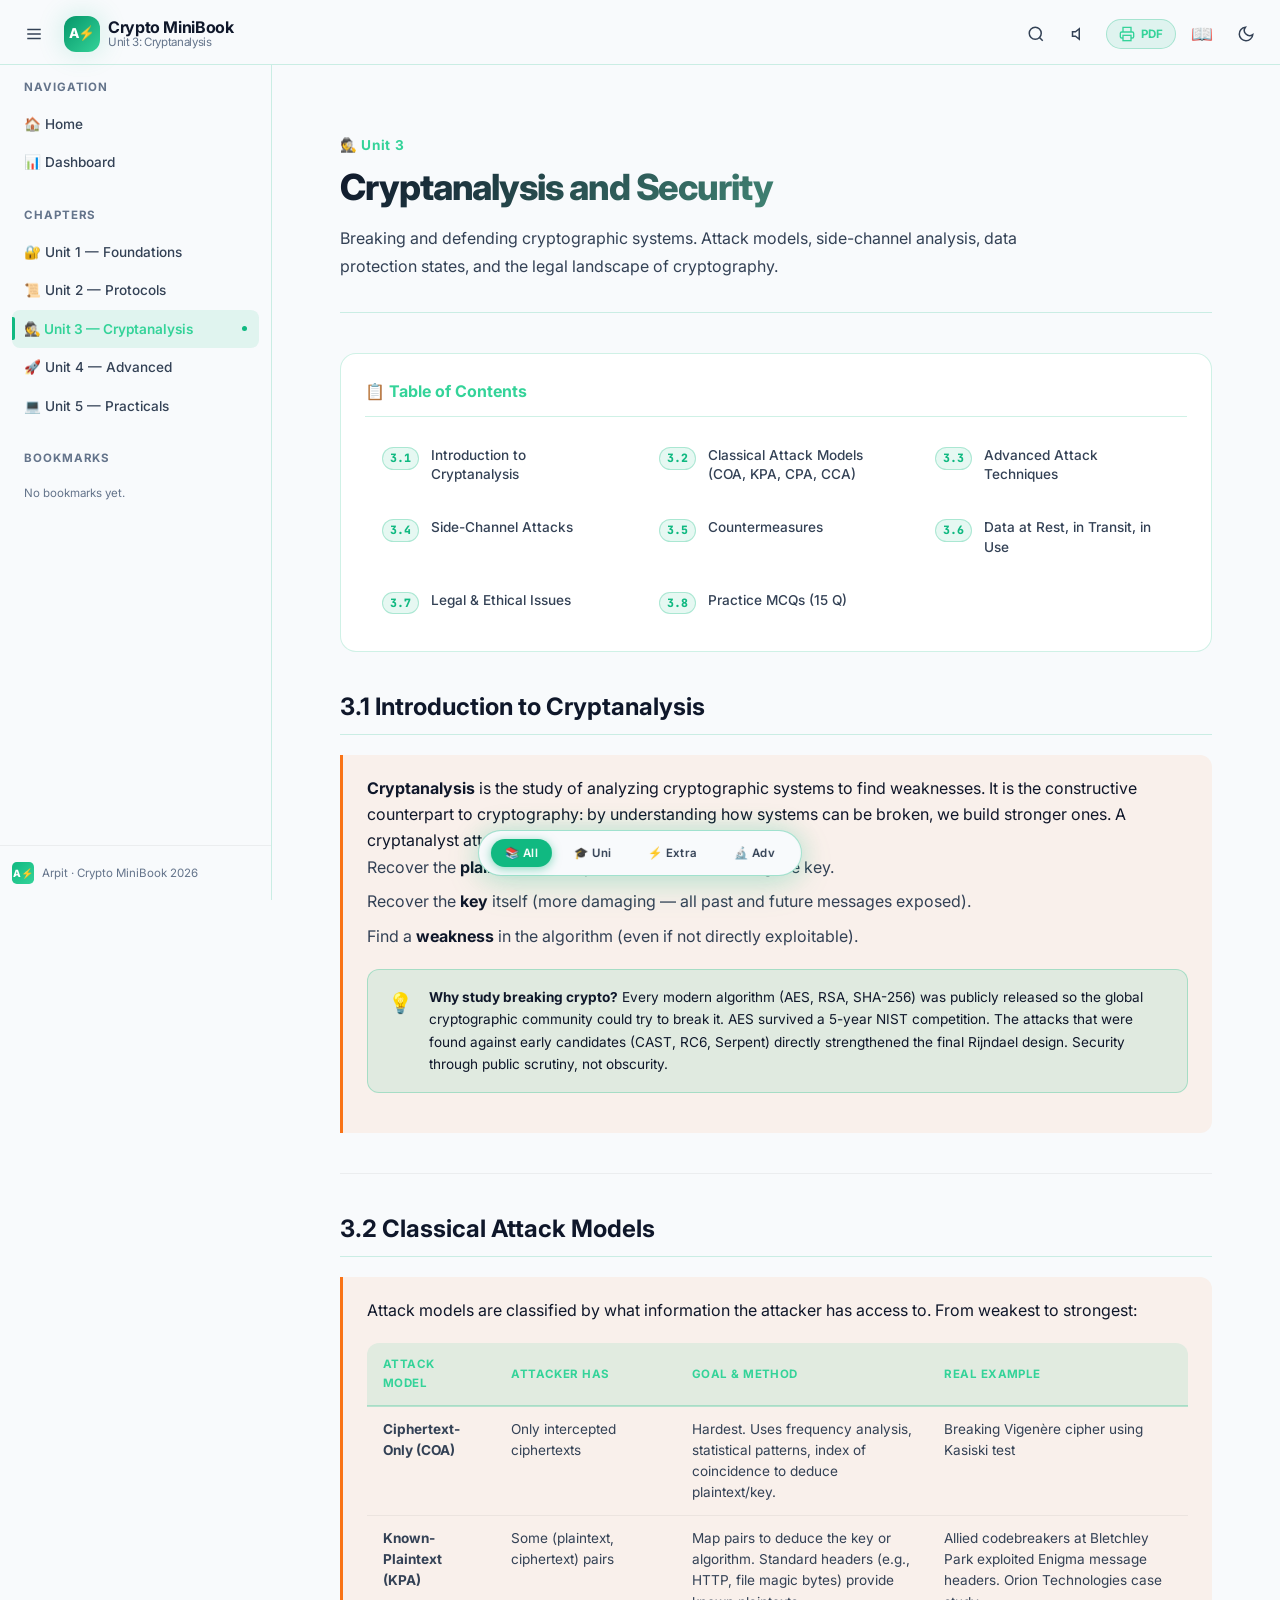
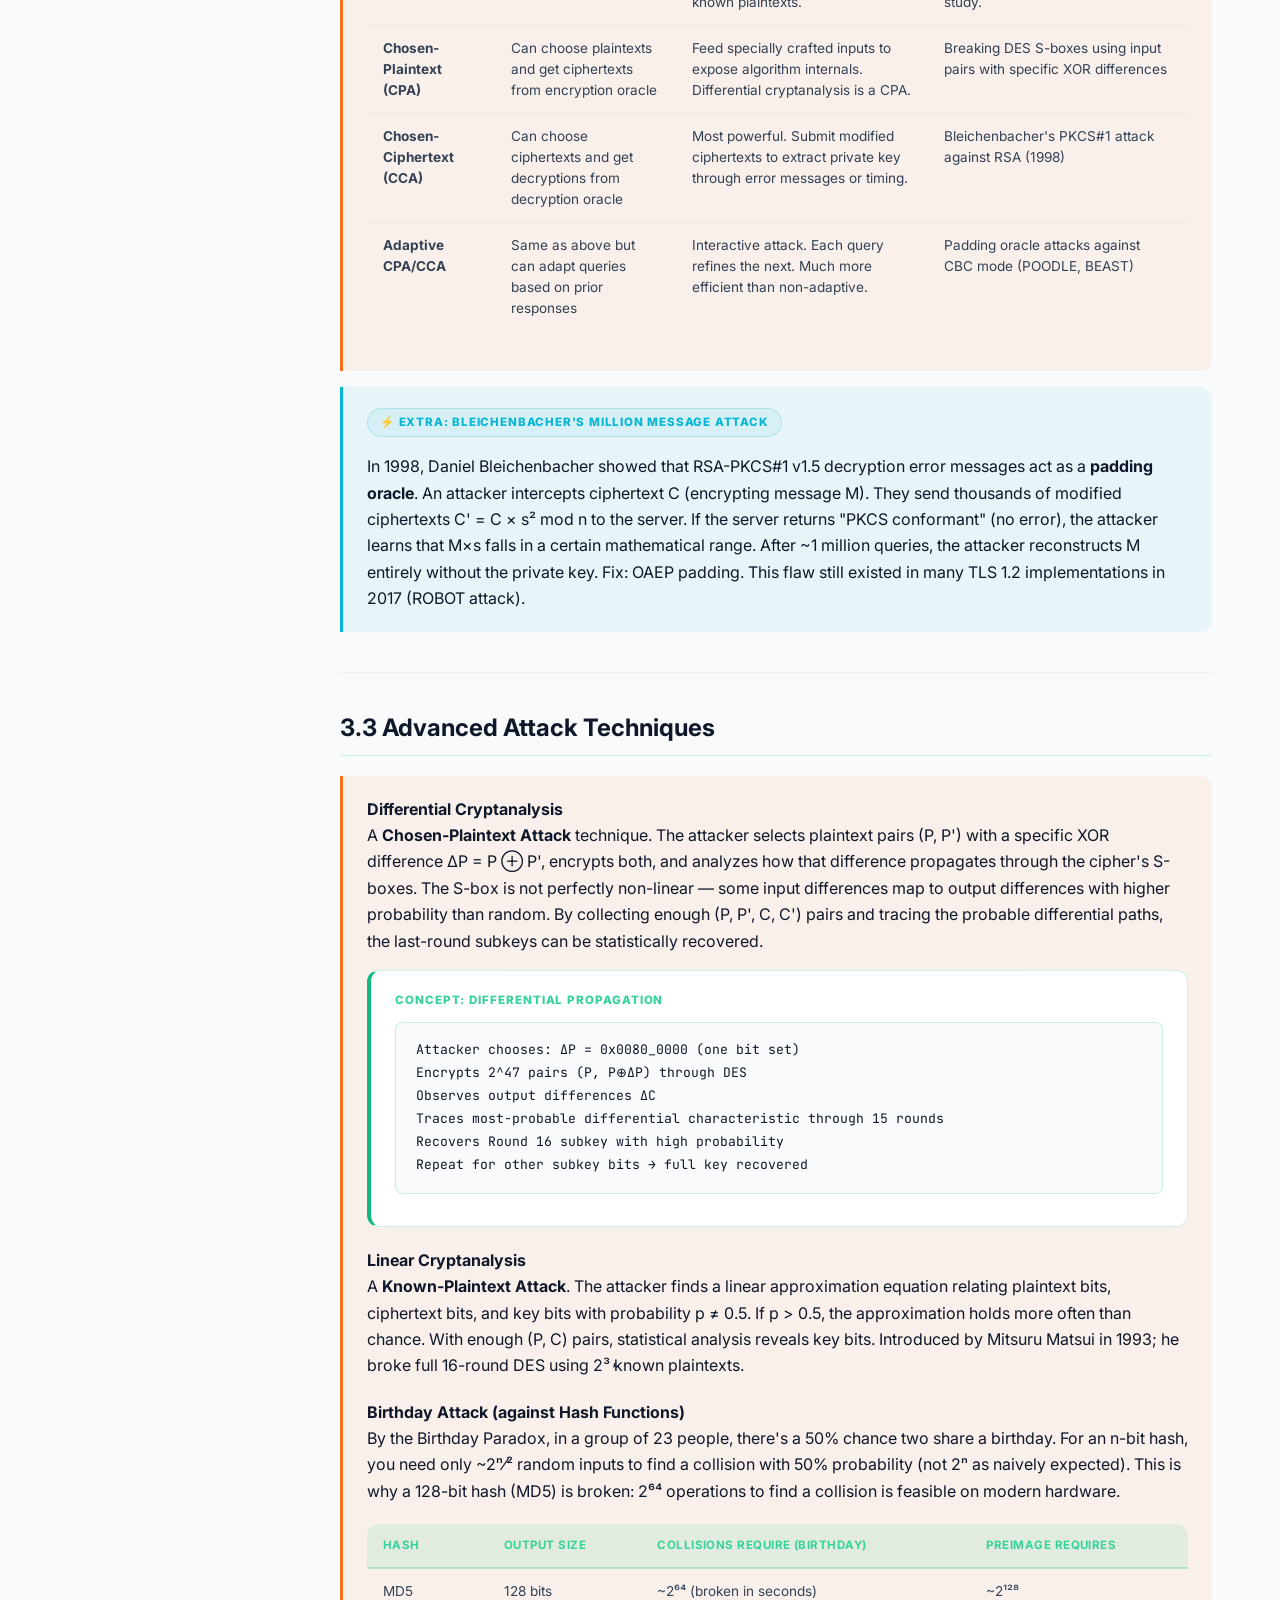
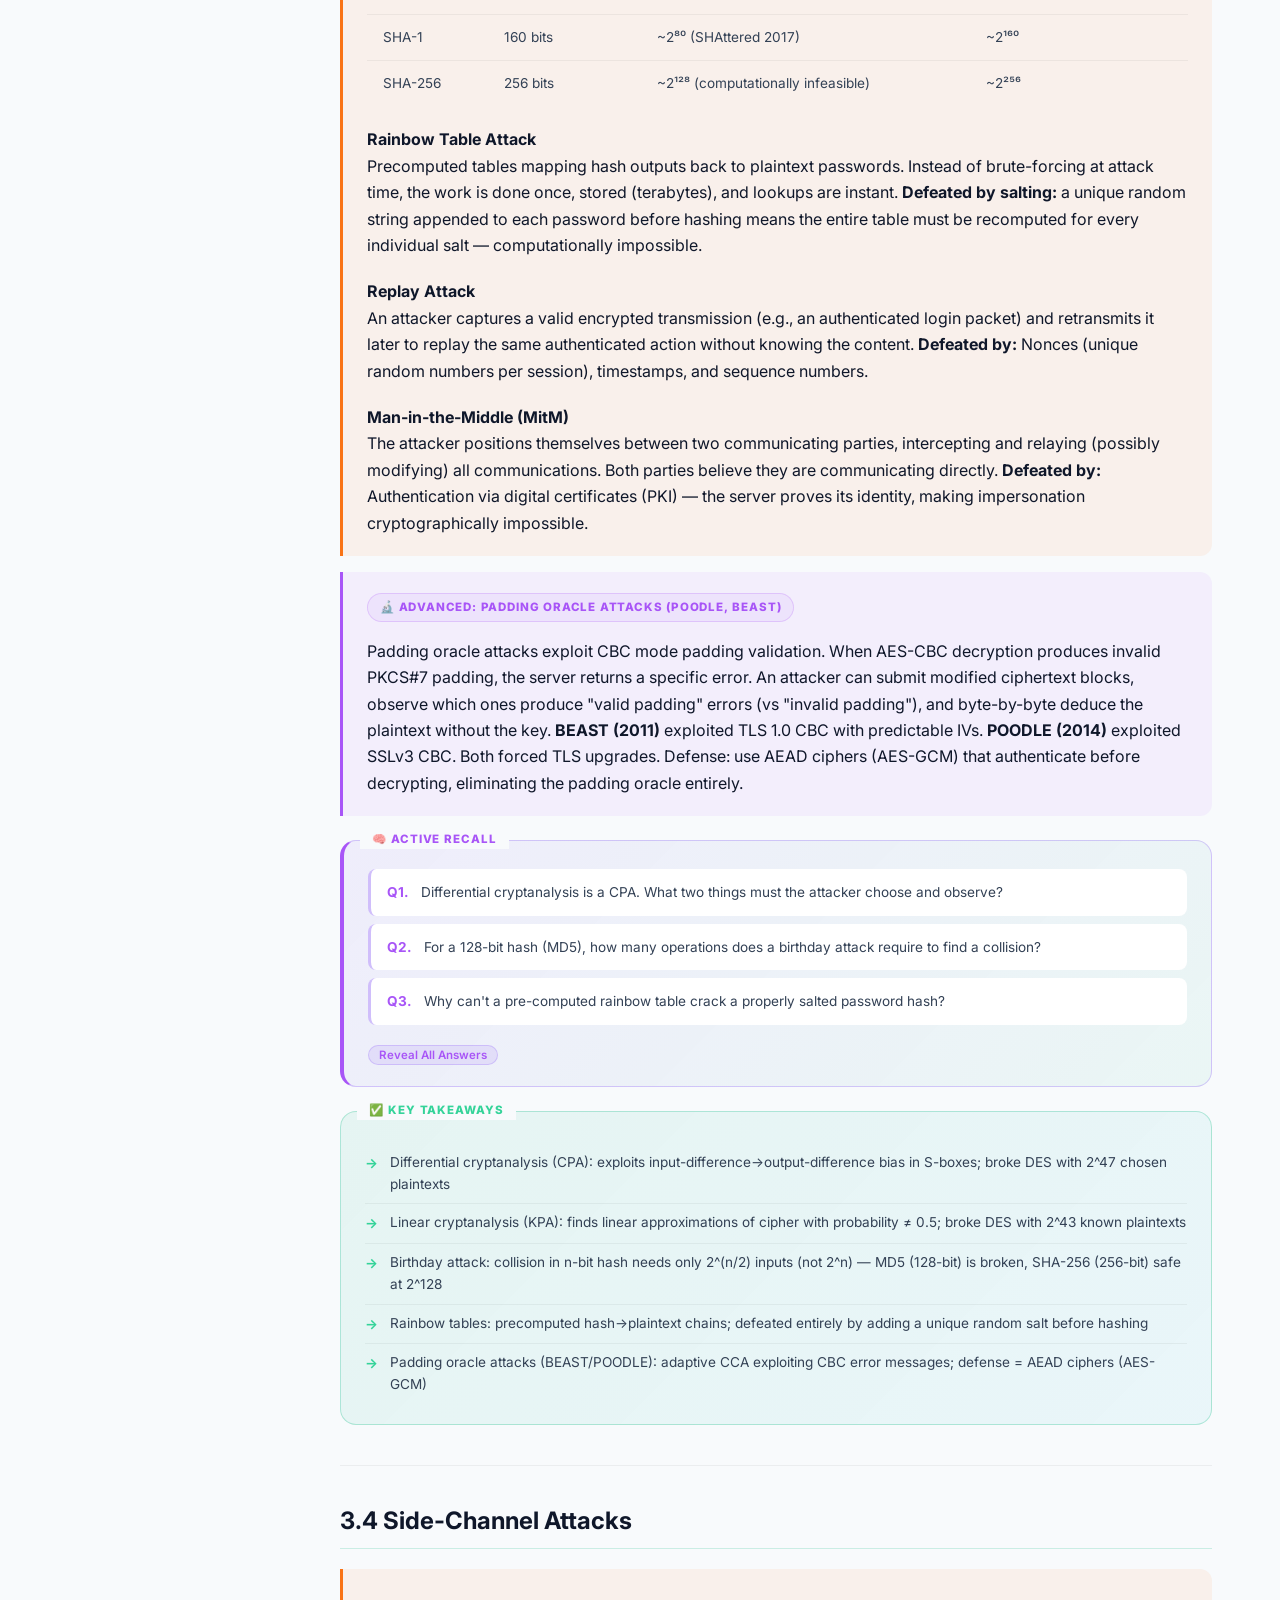
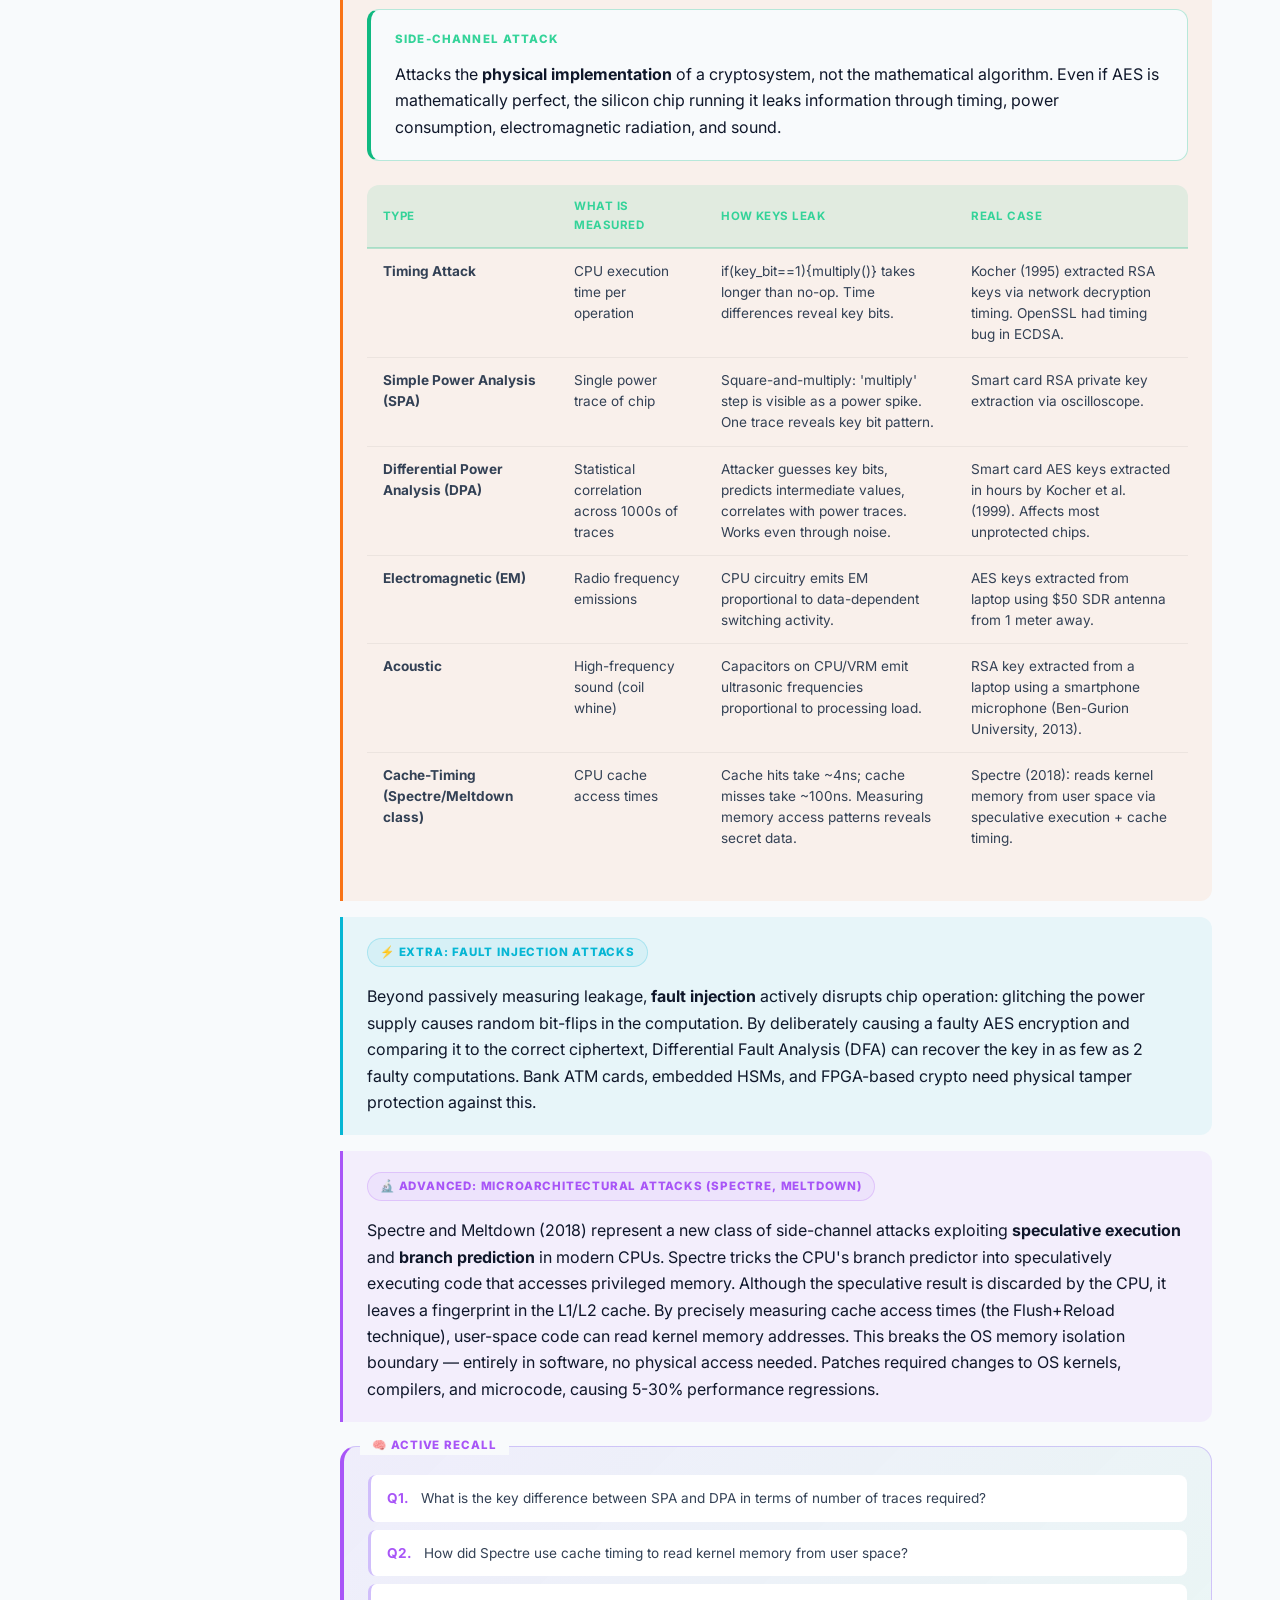
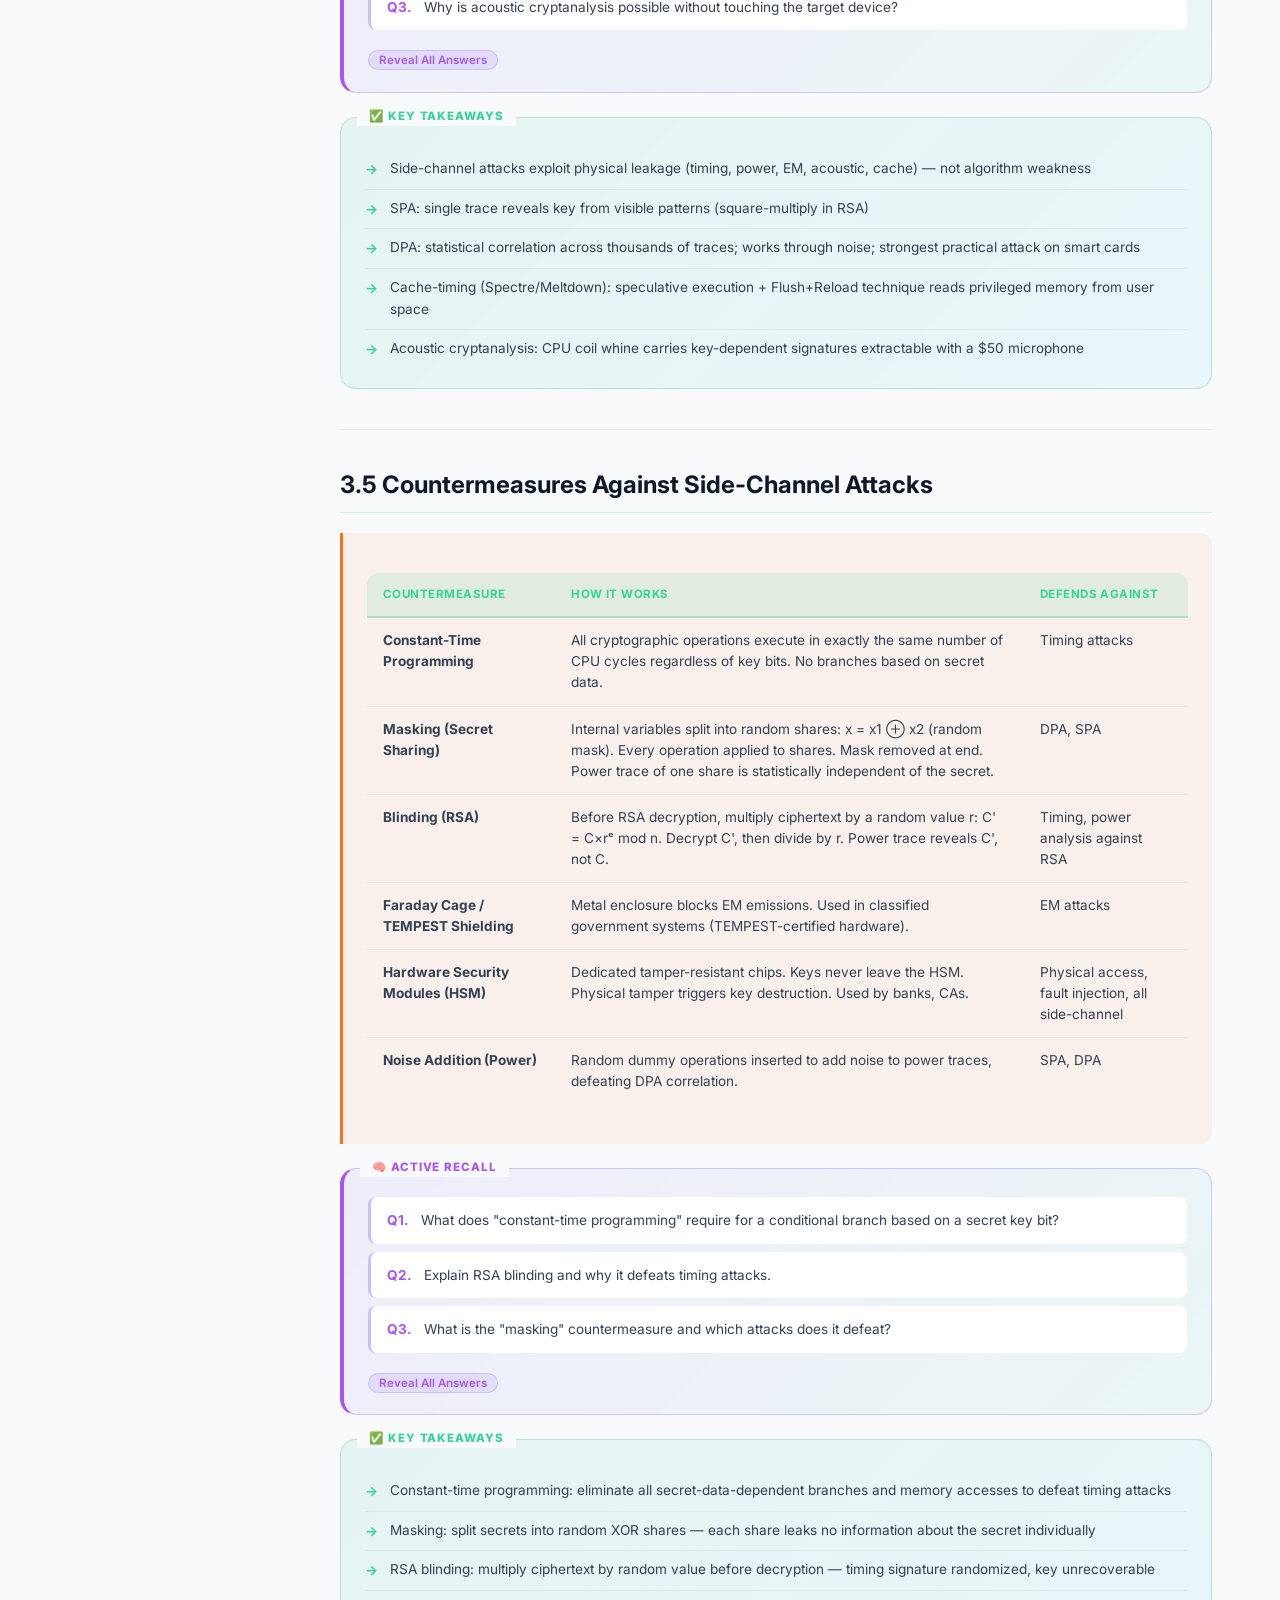
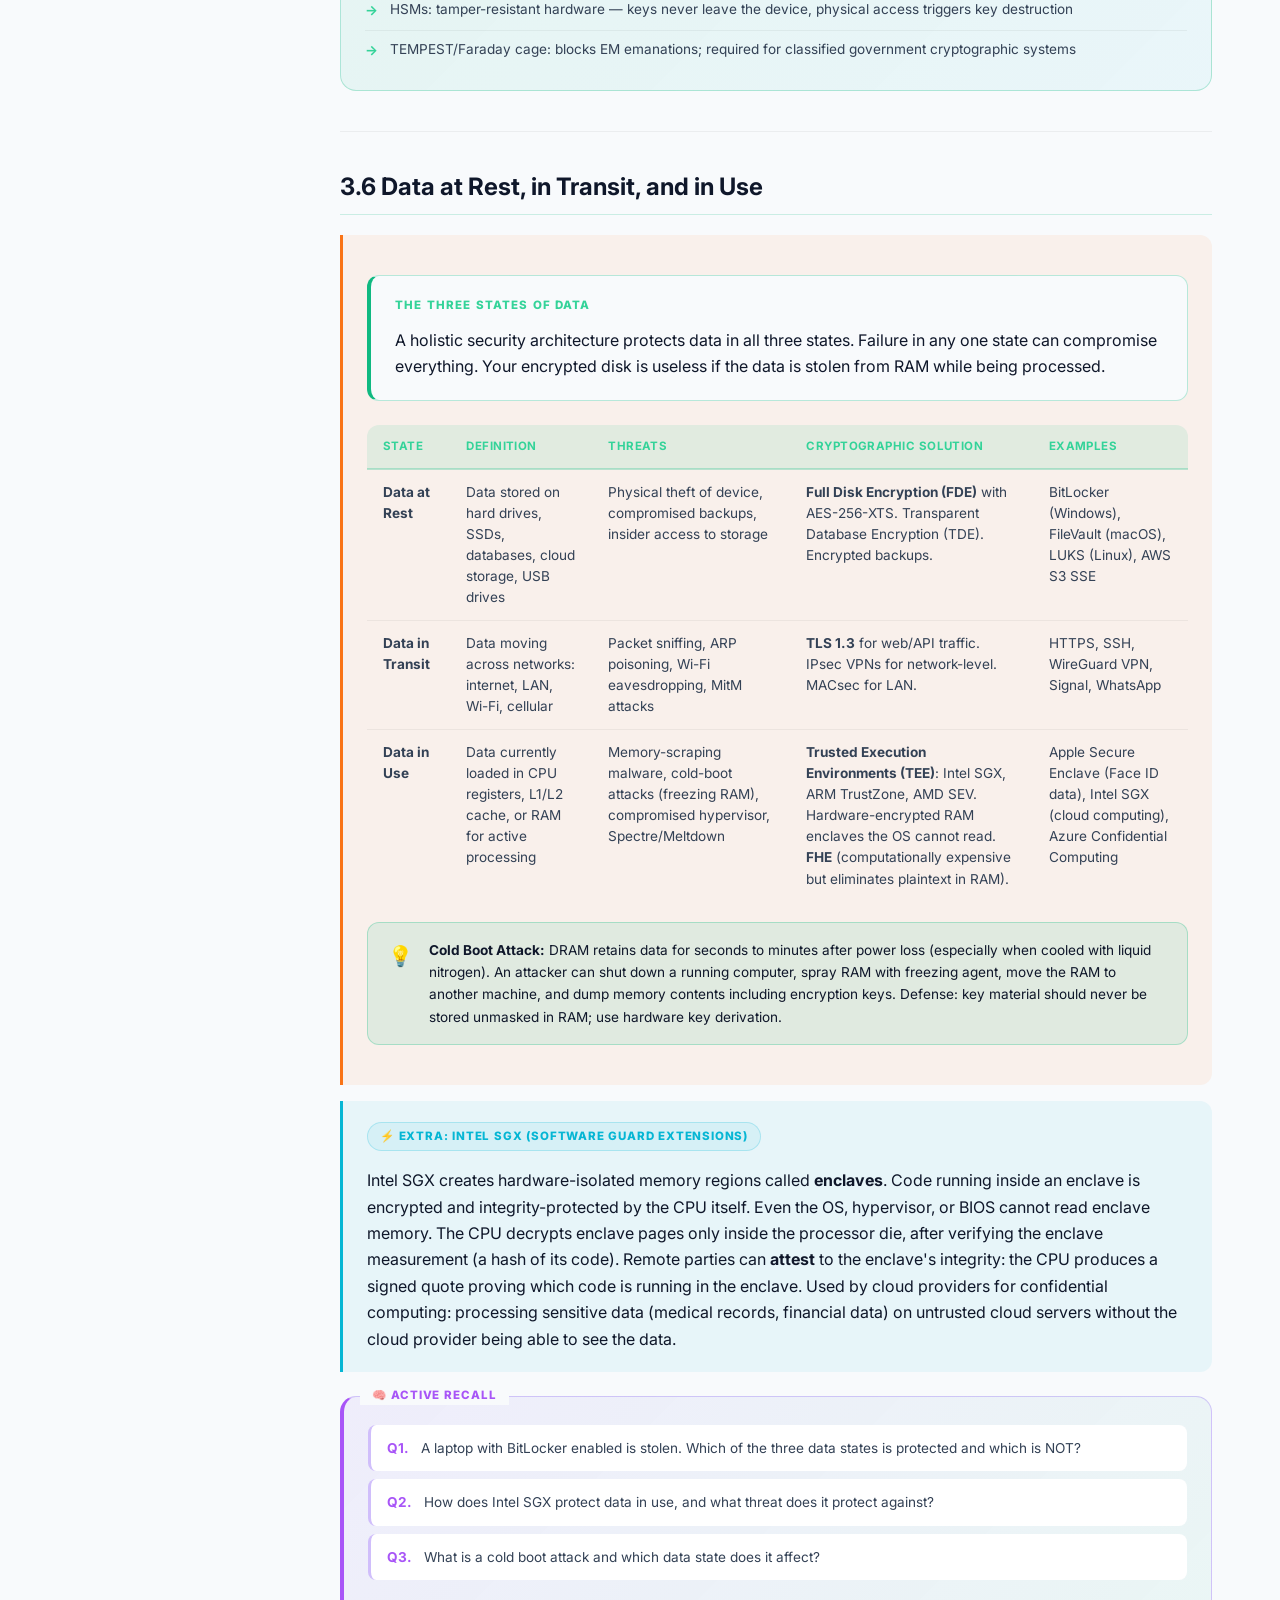
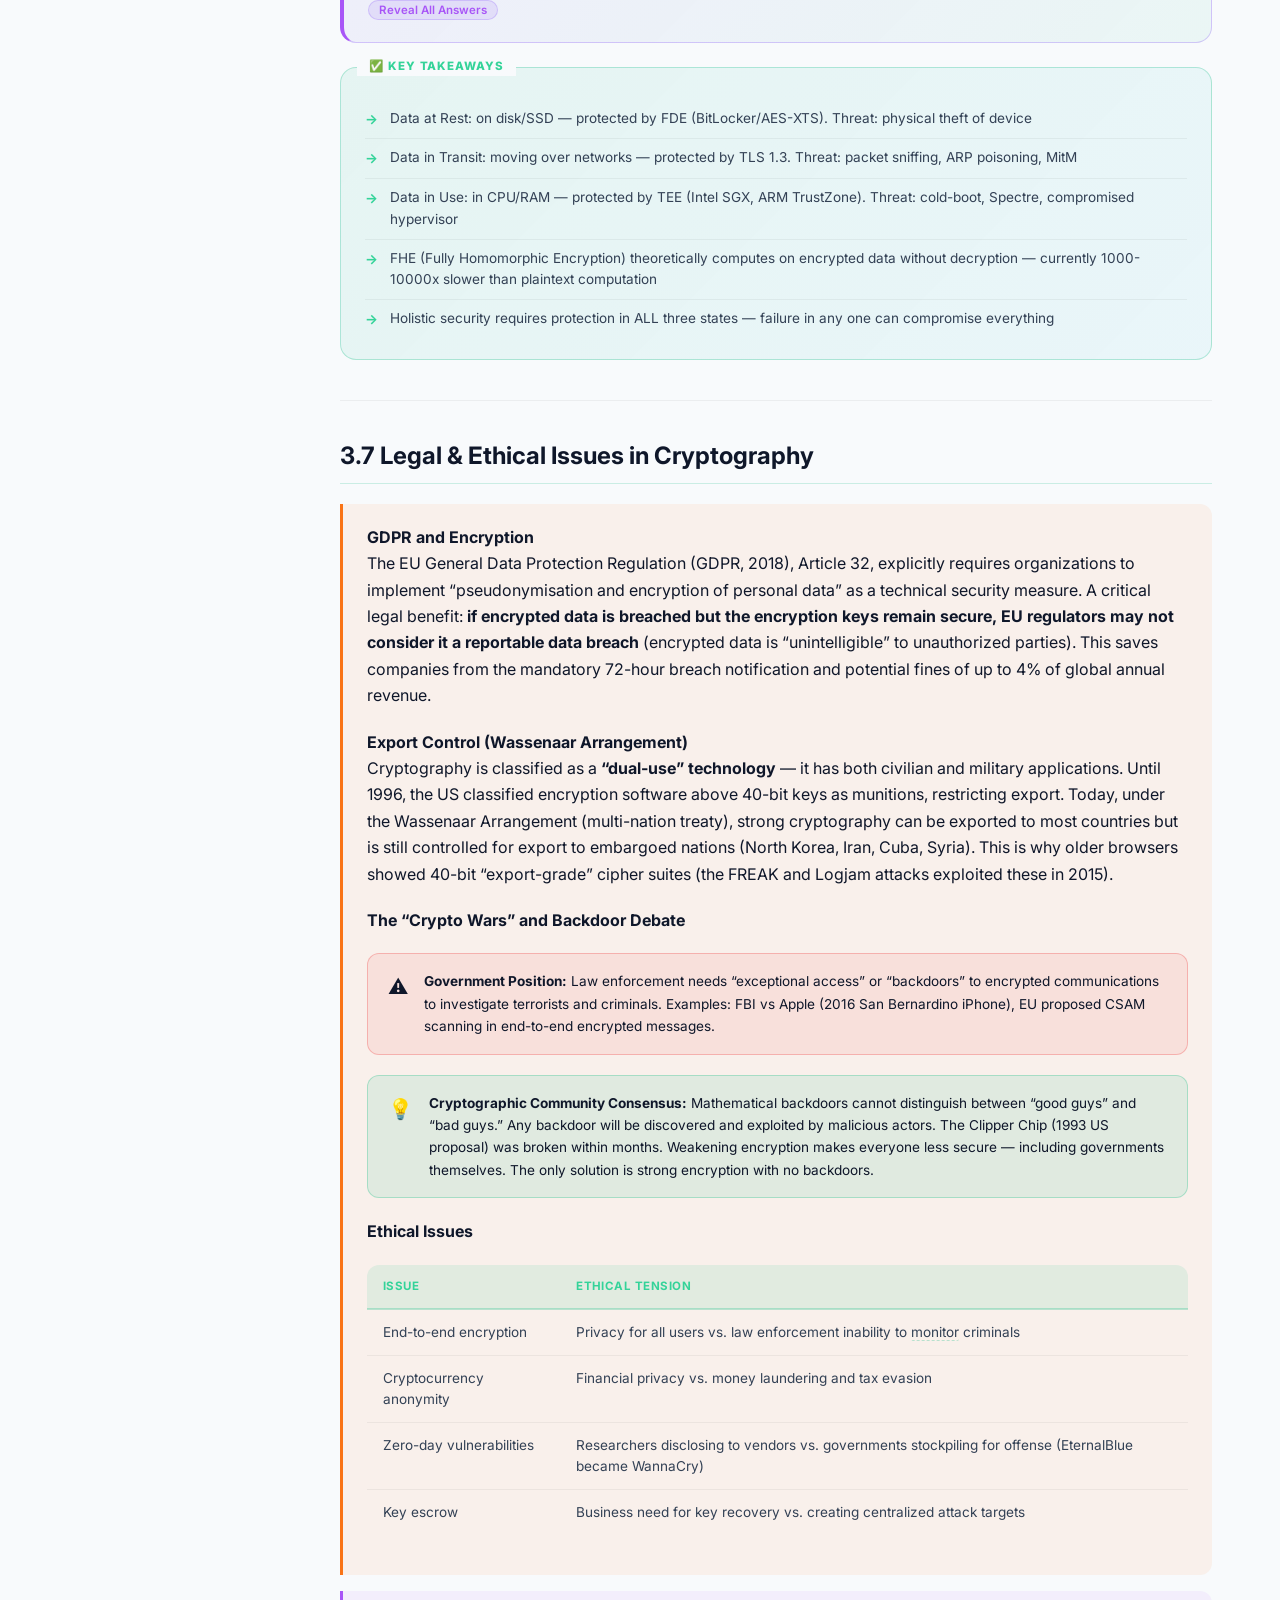
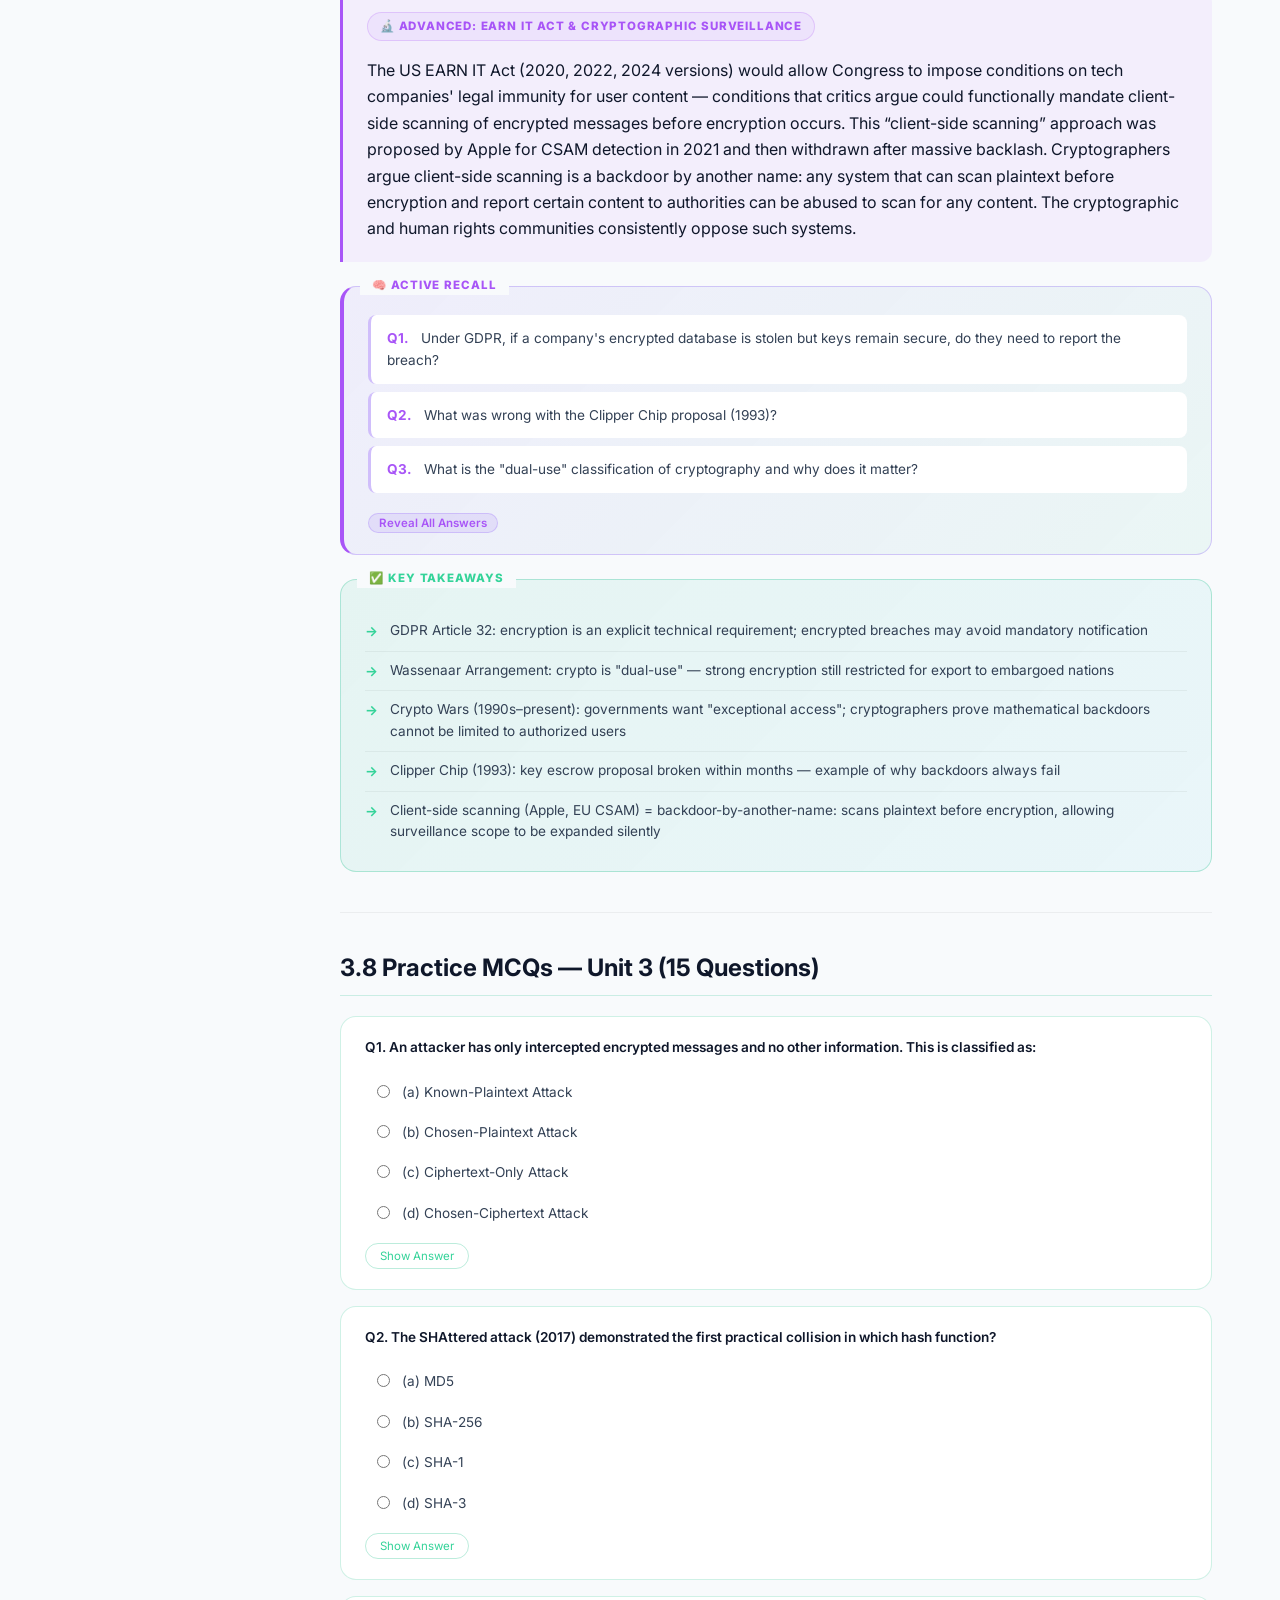
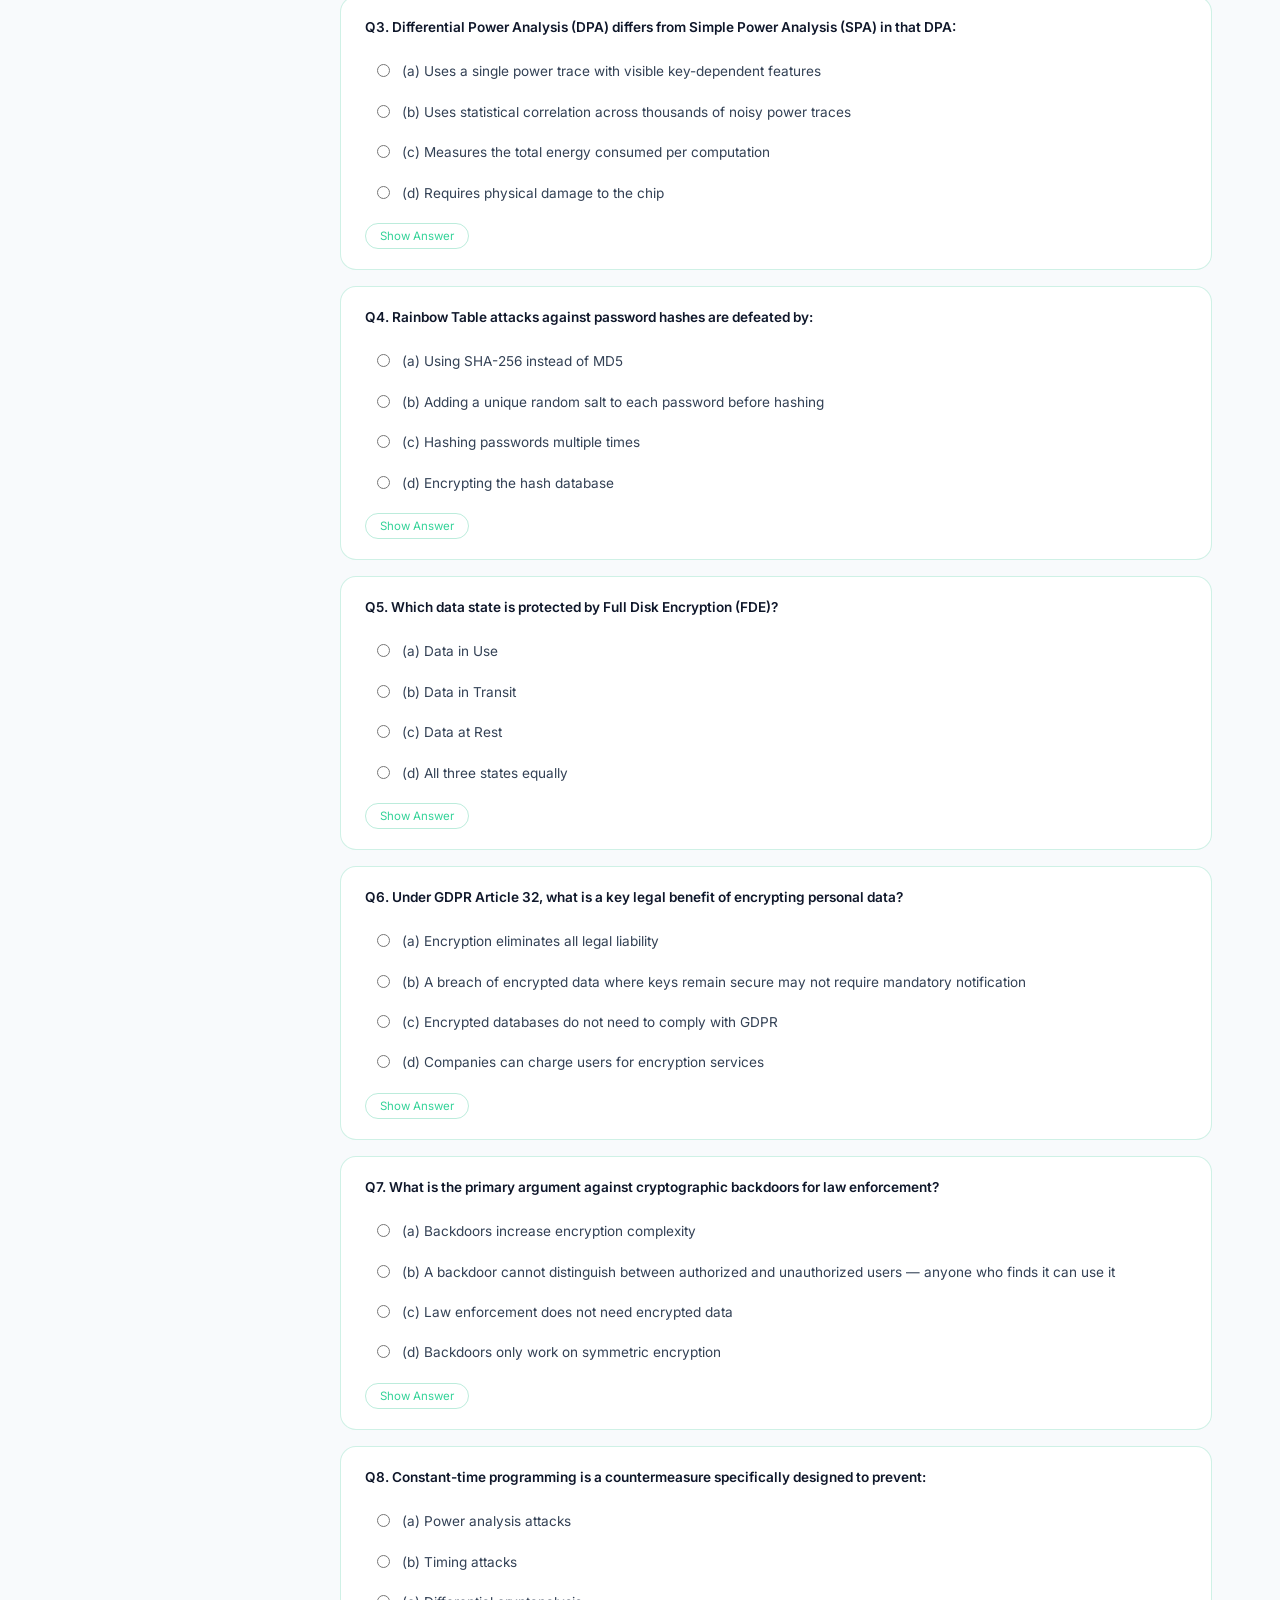
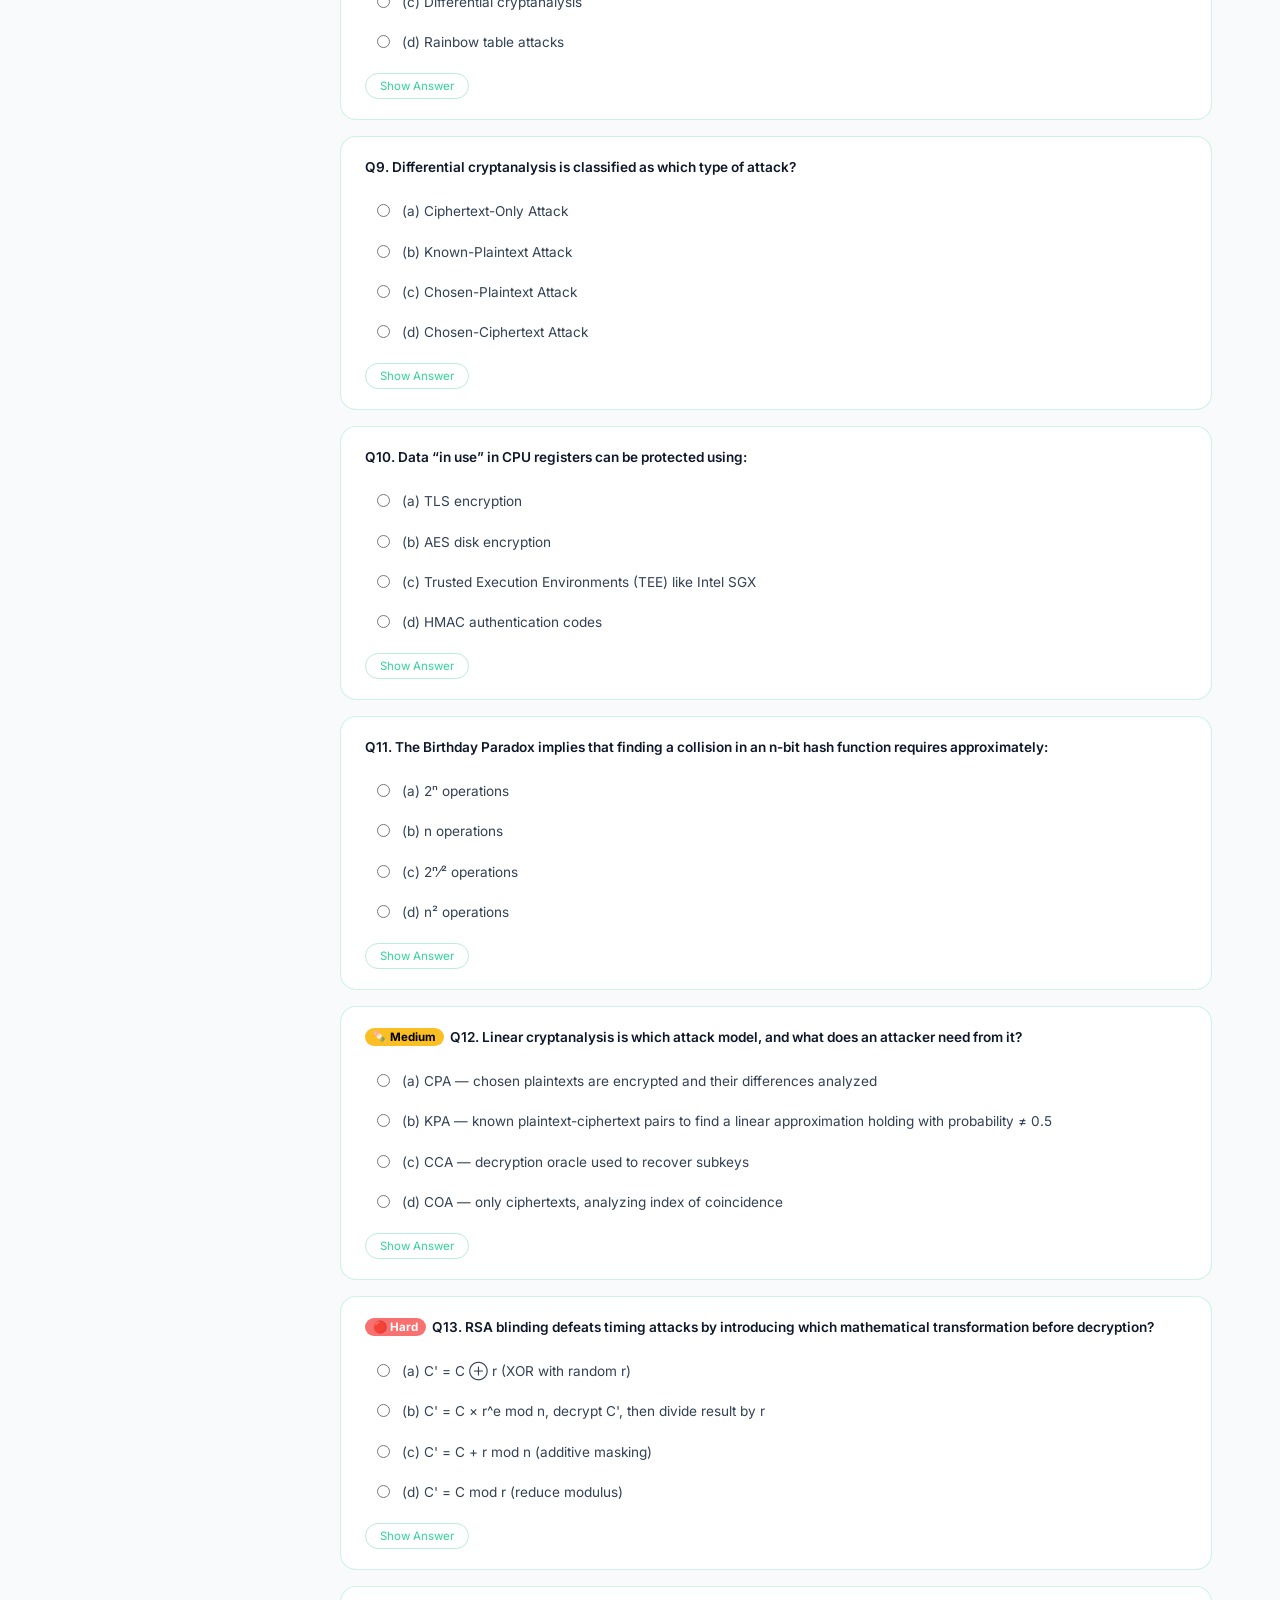
<file: chapters/unit3.html>
<!DOCTYPE html>
<html lang="en" data-theme="dark">
<head>
  <meta charset="UTF-8"><meta name="viewport" content="width=device-width,initial-scale=1">
  <meta name="author" content="Arpit">
  <title>Unit 3 — Cryptanalysis & Security | Crypto MiniBook</title>
  <link rel="stylesheet" href="../assets/css/main.css">
  <link rel="stylesheet" href="../assets/css/components.css">
  <link rel="stylesheet" href="../assets/css/animations.css">
  <link rel="stylesheet" href="../assets/css/chapter.css">
  <link rel="stylesheet" href="../assets/css/timer.css">
  
</head>
<body>
<div id="progress-bar"></div>
<header id="main-header">
  <div class="header-left">
    <button id="sidebar-toggle" class="icon-btn"><svg viewBox="0 0 24 24" fill="none" stroke="currentColor" stroke-width="2"><line x1="3" y1="6" x2="21" y2="6"/><line x1="3" y1="12" x2="21" y2="12"/><line x1="3" y1="18" x2="21" y2="18"/></svg></button>
    <div class="brand-logo">
      <div class="brand-icon">A&#9889;</div>
      <div class="brand-text"><span class="main">Crypto MiniBook</span><span class="sub">Unit 3: Cryptanalysis</span></div>
    </div>
  </div>
  <span class="header-chapter-title"></span>
  <div class="header-right">
    <button id="search-btn" class="icon-btn"><svg viewBox="0 0 24 24" fill="none" stroke="currentColor" stroke-width="2"><circle cx="11" cy="11" r="8"/><path d="M21 21l-4.35-4.35"/></svg></button>
    <button id="tts-toggle" class="icon-btn"><svg viewBox="0 0 24 24" fill="none" stroke="currentColor" stroke-width="2"><polygon points="11 5 6 9 2 9 2 15 6 15 11 19 11 5"/></svg></button>
    <button id="print-btn"><svg viewBox="0 0 24 24" fill="none" stroke="currentColor" stroke-width="2" width="16" height="16"><polyline points="6 9 6 2 18 2 18 9"/><path d="M6 18H4a2 2 0 01-2-2v-5a2 2 0 012-2h16a2 2 0 012 2v5a2 2 0 01-2 2h-2"/><rect x="6" y="14" width="12" height="8"/></svg><span class="print-label">PDF</span></button>
    <button id="reading-mode-btn" class="icon-btn" aria-pressed="false">&#128214;</button>
    <button id="theme-toggle" class="icon-btn"></button>
  </div>
</header>
<div id="sidebar-overlay"></div>
<aside id="sidebar">
  <nav class="sidebar-nav">
    <div class="sidebar-section">
      <div class="sidebar-section-label">Navigation</div>
      <a href="../index.html" class="sidebar-link">&#127968; Home</a>
      <a href="../progress.html" class="sidebar-link">&#128202; Dashboard</a>
    </div>
    <div class="sidebar-section">
      <div class="sidebar-section-label">Chapters</div>
      <a href="unit1.html" class="sidebar-link">&#128272; Unit 1 &mdash; Foundations</a>
      <a href="unit2.html" class="sidebar-link">&#128220; Unit 2 &mdash; Protocols</a>
      <a href="unit3.html" class="sidebar-link active">&#128373; Unit 3 &mdash; Cryptanalysis</a>
      <a href="unit4.html" class="sidebar-link">&#128640; Unit 4 &mdash; Advanced</a>
      <a href="unit5.html" class="sidebar-link">&#128187; Unit 5 &mdash; Practicals</a>
    </div>
    <div class="sidebar-section"><div class="sidebar-section-label">Bookmarks</div><div id="bookmarks-list"></div></div>
  </nav>
  <div class="sidebar-footer"><div class="sidebar-brand-mark"><div class="mark">A&#9889;</div><span>Arpit &middot; Crypto MiniBook 2026</span></div></div>
</aside>
<main id="main-content">
<div class="content-inner">

  <div class="chapter-hero">
    <div class="chapter-num">&#128373; Unit 3</div>
    <h1 class="chapter-title">Cryptanalysis and Security</h1>
    <p class="chapter-desc">Breaking and defending cryptographic systems. Attack models, side-channel analysis, data protection states, and the legal landscape of cryptography.</p>
  </div>

  <div class="toc-card">
    <h3>&#128203; Table of Contents</h3>
    <div class="toc-grid">
      <a href="#s-intro" class="toc-item"><span class="toc-num">3.1</span>Introduction to Cryptanalysis</a>
      <a href="#s-attacks" class="toc-item"><span class="toc-num">3.2</span>Classical Attack Models (COA, KPA, CPA, CCA)</a>
      <a href="#s-advanced-attacks" class="toc-item"><span class="toc-num">3.3</span>Advanced Attack Techniques</a>
      <a href="#s-sidechannel" class="toc-item"><span class="toc-num">3.4</span>Side-Channel Attacks</a>
      <a href="#s-countermeasures" class="toc-item"><span class="toc-num">3.5</span>Countermeasures</a>
      <a href="#s-datastates" class="toc-item"><span class="toc-num">3.6</span>Data at Rest, in Transit, in Use</a>
      <a href="#s-legal" class="toc-item"><span class="toc-num">3.7</span>Legal &amp; Ethical Issues</a>
      <a href="#s-mcq3" class="toc-item"><span class="toc-num">3.8</span>Practice MCQs (15 Q)</a>
    </div>
  </div>

  <!-- 3.1 INTRO -->
  <section id="s-intro" data-search-section="cryptanalysis cryptology breaking cipher attack security">
    <div class="section-heading">
      <h2 class="prose">3.1 Introduction to Cryptanalysis
        <button class="bookmark-btn" data-id="s-intro" data-label="3.1 Intro Cryptanalysis">&#128278;</button>
      </h2>
    </div>
    <div class="mode-uni">
      <p class="prose"><strong>Cryptanalysis</strong> is the study of analyzing cryptographic systems to find weaknesses. It is the constructive counterpart to cryptography: by understanding how systems can be broken, we build stronger ones. A cryptanalyst attempts to:</p>
      <ul class="prose">
        <li>Recover the <strong>plaintext</strong> from ciphertext without knowing the key.</li>
        <li>Recover the <strong>key</strong> itself (more damaging &mdash; all past and future messages exposed).</li>
        <li>Find a <strong>weakness</strong> in the algorithm (even if not directly exploitable).</li>
      </ul>
      <div class="callout tip">
        <span class="callout-icon">&#128161;</span>
        <div><strong>Why study breaking crypto?</strong> Every modern algorithm (AES, RSA, SHA-256) was publicly released so the global cryptographic community could try to break it. AES survived a 5-year NIST competition. The attacks that were found against early candidates (CAST, RC6, Serpent) directly strengthened the final Rijndael design. Security through public scrutiny, not obscurity.</div>
      </div>
    </div>
  </section>
  <hr class="section-hr">

  <!-- 3.2 ATTACK MODELS -->
  <section id="s-attacks" data-search-section="ciphertext-only known-plaintext chosen-plaintext chosen-ciphertext attack model oracle">
    <div class="section-heading">
      <h2 class="prose">3.2 Classical Attack Models
        <button class="bookmark-btn" data-id="s-attacks" data-label="3.2 Attack Models">&#128278;</button>
      </h2>
    </div>
    <div class="mode-uni">
      <p class="prose">Attack models are classified by what information the attacker has access to. From weakest to strongest:</p>
      <table class="data-table reveal">
        <thead><tr><th>Attack Model</th><th>Attacker Has</th><th>Goal &amp; Method</th><th>Real Example</th></tr></thead>
        <tbody>
          <tr>
            <td><strong>Ciphertext-Only (COA)</strong></td>
            <td>Only intercepted ciphertexts</td>
            <td>Hardest. Uses frequency analysis, statistical patterns, index of coincidence to deduce plaintext/key.</td>
            <td>Breaking Vigen&egrave;re cipher using Kasiski test</td>
          </tr>
          <tr>
            <td><strong>Known-Plaintext (KPA)</strong></td>
            <td>Some (plaintext, ciphertext) pairs</td>
            <td>Map pairs to deduce the key or algorithm. Standard headers (e.g., HTTP, file magic bytes) provide known plaintexts.</td>
            <td>Allied codebreakers at Bletchley Park exploited Enigma message headers. Orion Technologies case study.</td>
          </tr>
          <tr>
            <td><strong>Chosen-Plaintext (CPA)</strong></td>
            <td>Can choose plaintexts and get ciphertexts from encryption oracle</td>
            <td>Feed specially crafted inputs to expose algorithm internals. Differential cryptanalysis is a CPA.</td>
            <td>Breaking DES S-boxes using input pairs with specific XOR differences</td>
          </tr>
          <tr>
            <td><strong>Chosen-Ciphertext (CCA)</strong></td>
            <td>Can choose ciphertexts and get decryptions from decryption oracle</td>
            <td>Most powerful. Submit modified ciphertexts to extract private key through error messages or timing.</td>
            <td>Bleichenbacher&apos;s PKCS#1 attack against RSA (1998)</td>
          </tr>
          <tr>
            <td><strong>Adaptive CPA/CCA</strong></td>
            <td>Same as above but can adapt queries based on prior responses</td>
            <td>Interactive attack. Each query refines the next. Much more efficient than non-adaptive.</td>
            <td>Padding oracle attacks against CBC mode (POODLE, BEAST)</td>
          </tr>
        </tbody>
      </table>
    </div>
    <div class="mode-gate">
      <div class="mode-badge gate">&#9889; Extra: Bleichenbacher&apos;s Million Message Attack</div>
      <p class="prose">In 1998, Daniel Bleichenbacher showed that RSA-PKCS#1 v1.5 decryption error messages act as a <strong>padding oracle</strong>. An attacker intercepts ciphertext C (encrypting message M). They send thousands of modified ciphertexts C&apos; = C &times; s&sup2; mod n to the server. If the server returns &quot;PKCS conformant&quot; (no error), the attacker learns that M&times;s falls in a certain mathematical range. After ~1 million queries, the attacker reconstructs M entirely without the private key. Fix: OAEP padding. This flaw still existed in many TLS 1.2 implementations in 2017 (ROBOT attack).</p>
    </div>
  </section>
  <hr class="section-hr">

  <!-- 3.3 ADVANCED ATTACKS -->
  <section id="s-advanced-attacks" data-search-section="differential linear cryptanalysis birthday rainbow table replay brute force">
    <div class="section-heading">
      <h2 class="prose">3.3 Advanced Attack Techniques
        <button class="bookmark-btn" data-id="s-advanced-attacks" data-label="3.3 Advanced Attacks">&#128278;</button>
      </h2>
    </div>
    <div class="mode-uni">
      <h3 class="prose">Differential Cryptanalysis</h3>
      <p class="prose">A <strong>Chosen-Plaintext Attack</strong> technique. The attacker selects plaintext pairs (P, P') with a specific XOR difference &#916;P = P &#8853; P', encrypts both, and analyzes how that difference propagates through the cipher's S-boxes. The S-box is not perfectly non-linear — some input differences map to output differences with higher probability than random. By collecting enough (P, P', C, C') pairs and tracing the probable differential paths, the last-round subkeys can be statistically recovered.</p>
      <div class="worked-example">
        <div class="we-title">Concept: Differential Propagation</div>
        <div class="cipher-grid">Attacker chooses: &#916;P = 0x0080_0000 (one bit set)
Encrypts 2^47 pairs (P, P&#8853;&#916;P) through DES
Observes output differences &#916;C
Traces most-probable differential characteristic through 15 rounds
Recovers Round 16 subkey with high probability
Repeat for other subkey bits &#8594; full key recovered</div>
      </div>

      <h3 class="prose" style="margin-top:20px">Linear Cryptanalysis</h3>
      <p class="prose">A <strong>Known-Plaintext Attack</strong>. The attacker finds a linear approximation equation relating plaintext bits, ciphertext bits, and key bits with probability p &#8800; 0.5. If p > 0.5, the approximation holds more often than chance. With enough (P, C) pairs, statistical analysis reveals key bits. Introduced by Mitsuru Matsui in 1993; he broke full 16-round DES using 2&#179;&#787; known plaintexts.</p>

      <h3 class="prose" style="margin-top:20px">Birthday Attack (against Hash Functions)</h3>
      <p class="prose">By the Birthday Paradox, in a group of 23 people, there's a 50% chance two share a birthday. For an n-bit hash, you need only ~2&#8319;&#8260;&#178; random inputs to find a collision with 50% probability (not 2&#8319; as naively expected). This is why a 128-bit hash (MD5) is broken: 2&#8310;&#8308; operations to find a collision is feasible on modern hardware.</p>
      <table class="data-table reveal">
        <thead><tr><th>Hash</th><th>Output Size</th><th>Collisions Require (Birthday)</th><th>Preimage Requires</th></tr></thead>
        <tbody>
          <tr><td>MD5</td><td>128 bits</td><td>~2&#8310;&#8308; (broken in seconds)</td><td>~2&#185;&#178;&#8312;</td></tr>
          <tr><td>SHA-1</td><td>160 bits</td><td>~2&#8312;&#8304; (SHAttered 2017)</td><td>~2&#185;&#8310;&#8304;</td></tr>
          <tr><td>SHA-256</td><td>256 bits</td><td>~2&#185;&#178;&#8312; (computationally infeasible)</td><td>~2&#178;&#8309;&#8310;</td></tr>
        </tbody>
      </table>

      <h3 class="prose" style="margin-top:20px">Rainbow Table Attack</h3>
      <p class="prose">Precomputed tables mapping hash outputs back to plaintext passwords. Instead of brute-forcing at attack time, the work is done once, stored (terabytes), and lookups are instant. <strong>Defeated by salting:</strong> a unique random string appended to each password before hashing means the entire table must be recomputed for every individual salt &mdash; computationally impossible.</p>

      <h3 class="prose" style="margin-top:20px">Replay Attack</h3>
      <p class="prose">An attacker captures a valid encrypted transmission (e.g., an authenticated login packet) and retransmits it later to replay the same authenticated action without knowing the content. <strong>Defeated by:</strong> Nonces (unique random numbers per session), timestamps, and sequence numbers.</p>

      <h3 class="prose" style="margin-top:20px">Man-in-the-Middle (MitM)</h3>
      <p class="prose">The attacker positions themselves between two communicating parties, intercepting and relaying (possibly modifying) all communications. Both parties believe they are communicating directly. <strong>Defeated by:</strong> Authentication via digital certificates (PKI) &mdash; the server proves its identity, making impersonation cryptographically impossible.</p>
    </div>
    <div class="mode-adv">
      <div class="mode-badge adv">&#128300; Advanced: Padding Oracle Attacks (POODLE, BEAST)</div>
      <p class="prose">Padding oracle attacks exploit CBC mode padding validation. When AES-CBC decryption produces invalid PKCS#7 padding, the server returns a specific error. An attacker can submit modified ciphertext blocks, observe which ones produce &quot;valid padding&quot; errors (vs &quot;invalid padding&quot;), and byte-by-byte deduce the plaintext without the key. <strong>BEAST (2011)</strong> exploited TLS 1.0 CBC with predictable IVs. <strong>POODLE (2014)</strong> exploited SSLv3 CBC. Both forced TLS upgrades. Defense: use AEAD ciphers (AES-GCM) that authenticate before decrypting, eliminating the padding oracle entirely.</p>
    </div>
  <div class="recall-block">
    <div class="recall-question"><strong>Q1.</strong> Differential cryptanalysis is a CPA. What two things must the attacker choose and observe?<div class="recall-answer">Choose: plaintext pairs (P, P') with a specific XOR difference ΔP = P ⊕ P'. Observe: corresponding ciphertext pairs (C, C') and their difference ΔC = C ⊕ C'. By analyzing which ΔC values occur with higher-than-random probability, the attacker traces differential characteristics backward through S-boxes to deduce round subkeys.</div></div>
    <div class="recall-question"><strong>Q2.</strong> For a 128-bit hash (MD5), how many operations does a birthday attack require to find a collision?<div class="recall-answer">~2^64 operations (birthday bound = 2^(n/2) where n=128). This is computationally feasible on modern hardware — MD5 collisions have been computed in seconds since 2004. By contrast, SHA-256 has a 2^128 birthday bound, which remains secure.</div></div>
    <div class="recall-question"><strong>Q3.</strong> Why can't a pre-computed rainbow table crack a properly salted password hash?<div class="recall-answer">A salt is a unique random string added to each password before hashing: H(password || salt). The rainbow table would need to be recomputed separately for every possible salt value — for a 128-bit random salt, that requires 2^128 × table_size storage. The computation is completely infeasible, making salted hashes immune to precomputation attacks.</div></div>
    <button class="reveal-btn" onclick="">Reveal All Answers</button>
  </div>
  <div class="unit-summary">
    <ul>
      <li>Differential cryptanalysis (CPA): exploits input-difference→output-difference bias in S-boxes; broke DES with 2^47 chosen plaintexts</li>
      <li>Linear cryptanalysis (KPA): finds linear approximations of cipher with probability ≠ 0.5; broke DES with 2^43 known plaintexts</li>
      <li>Birthday attack: collision in n-bit hash needs only 2^(n/2) inputs (not 2^n) — MD5 (128-bit) is broken, SHA-256 (256-bit) safe at 2^128</li>
      <li>Rainbow tables: precomputed hash→plaintext chains; defeated entirely by adding a unique random salt before hashing</li>
      <li>Padding oracle attacks (BEAST/POODLE): adaptive CCA exploiting CBC error messages; defense = AEAD ciphers (AES-GCM)</li>
    </ul>
  </div>
  </section>
  <hr class="section-hr">

  <!-- 3.4 SIDE-CHANNEL -->
  <section id="s-sidechannel" data-search-section="side channel attack timing power analysis electromagnetic acoustic DPA SPA">
    <div class="section-heading">
      <h2 class="prose">3.4 Side-Channel Attacks
        <button class="bookmark-btn" data-id="s-sidechannel" data-label="3.4 Side-Channel">&#128278;</button>
      </h2>
    </div>
    <div class="mode-uni">
      <div class="def-box">
        <div class="def-term">Side-Channel Attack</div>
        Attacks the <strong>physical implementation</strong> of a cryptosystem, not the mathematical algorithm. Even if AES is mathematically perfect, the silicon chip running it leaks information through timing, power consumption, electromagnetic radiation, and sound.
      </div>
      <table class="data-table reveal">
        <thead><tr><th>Type</th><th>What is Measured</th><th>How Keys Leak</th><th>Real Case</th></tr></thead>
        <tbody>
          <tr>
            <td><strong>Timing Attack</strong></td>
            <td>CPU execution time per operation</td>
            <td>if(key_bit==1){multiply()} takes longer than no-op. Time differences reveal key bits.</td>
            <td>Kocher (1995) extracted RSA keys via network decryption timing. OpenSSL had timing bug in ECDSA.</td>
          </tr>
          <tr>
            <td><strong>Simple Power Analysis (SPA)</strong></td>
            <td>Single power trace of chip</td>
            <td>Square-and-multiply: &apos;multiply&apos; step is visible as a power spike. One trace reveals key bit pattern.</td>
            <td>Smart card RSA private key extraction via oscilloscope.</td>
          </tr>
          <tr>
            <td><strong>Differential Power Analysis (DPA)</strong></td>
            <td>Statistical correlation across 1000s of traces</td>
            <td>Attacker guesses key bits, predicts intermediate values, correlates with power traces. Works even through noise.</td>
            <td>Smart card AES keys extracted in hours by Kocher et al. (1999). Affects most unprotected chips.</td>
          </tr>
          <tr>
            <td><strong>Electromagnetic (EM)</strong></td>
            <td>Radio frequency emissions</td>
            <td>CPU circuitry emits EM proportional to data-dependent switching activity.</td>
            <td>AES keys extracted from laptop using $50 SDR antenna from 1 meter away.</td>
          </tr>
          <tr>
            <td><strong>Acoustic</strong></td>
            <td>High-frequency sound (coil whine)</td>
            <td>Capacitors on CPU/VRM emit ultrasonic frequencies proportional to processing load.</td>
            <td>RSA key extracted from a laptop using a smartphone microphone (Ben-Gurion University, 2013).</td>
          </tr>
          <tr>
            <td><strong>Cache-Timing (Spectre/Meltdown class)</strong></td>
            <td>CPU cache access times</td>
            <td>Cache hits take ~4ns; cache misses take ~100ns. Measuring memory access patterns reveals secret data.</td>
            <td>Spectre (2018): reads kernel memory from user space via speculative execution + cache timing.</td>
          </tr>
        </tbody>
      </table>
    </div>
    <div class="mode-gate">
      <div class="mode-badge gate">&#9889; Extra: Fault Injection Attacks</div>
      <p class="prose">Beyond passively measuring leakage, <strong>fault injection</strong> actively disrupts chip operation: glitching the power supply causes random bit-flips in the computation. By deliberately causing a faulty AES encryption and comparing it to the correct ciphertext, Differential Fault Analysis (DFA) can recover the key in as few as 2 faulty computations. Bank ATM cards, embedded HSMs, and FPGA-based crypto need physical tamper protection against this.</p>
    </div>
    <div class="mode-adv">
      <div class="mode-badge adv">&#128300; Advanced: Microarchitectural Attacks (Spectre, Meltdown)</div>
      <p class="prose">Spectre and Meltdown (2018) represent a new class of side-channel attacks exploiting <strong>speculative execution</strong> and <strong>branch prediction</strong> in modern CPUs. Spectre tricks the CPU&apos;s branch predictor into speculatively executing code that accesses privileged memory. Although the speculative result is discarded by the CPU, it leaves a fingerprint in the L1/L2 cache. By precisely measuring cache access times (the Flush+Reload technique), user-space code can read kernel memory addresses. This breaks the OS memory isolation boundary &mdash; entirely in software, no physical access needed. Patches required changes to OS kernels, compilers, and microcode, causing 5-30% performance regressions.</p>
    </div>
  <div class="recall-block">
    <div class="recall-question"><strong>Q1.</strong> What is the key difference between SPA and DPA in terms of number of traces required?<div class="recall-answer">SPA uses a SINGLE power trace and extracts key bits from visually distinct features (e.g., the square-multiply pattern in RSA). DPA collects THOUSANDS of noisy traces and uses statistical correlation to separate signal from noise — it works even when individual traces are too noisy to interpret directly.</div></div>
    <div class="recall-question"><strong>Q2.</strong> How did Spectre use cache timing to read kernel memory from user space?<div class="recall-answer">Spectre exploited CPU speculative execution: a user-space program trained the branch predictor to speculatively execute code that accessed privileged kernel memory. The CPU rolled back the speculative result, but left a fingerprint in the L1/L2 cache. By measuring access times (cache hits ≈4ns vs misses ≈100ns), the attacker inferred which cache lines were touched, revealing the kernel memory contents.</div></div>
    <div class="recall-question"><strong>Q3.</strong> Why is acoustic cryptanalysis possible without touching the target device?<div class="recall-answer">CPU voltage regulators and capacitors emit ultrasonic frequencies (10-150 kHz) proportional to the computational load. Since RSA and AES have data-dependent power consumption patterns, the acoustic emissions carry key-dependent signatures. Ben-Gurion University (2013) extracted RSA keys using a smartphone microphone placed near a laptop running GnuPG decryption.</div></div>
    <button class="reveal-btn" onclick="">Reveal All Answers</button>
  </div>
  <div class="unit-summary">
    <ul>
      <li>Side-channel attacks exploit physical leakage (timing, power, EM, acoustic, cache) — not algorithm weakness</li>
      <li>SPA: single trace reveals key from visible patterns (square-multiply in RSA)</li>
      <li>DPA: statistical correlation across thousands of traces; works through noise; strongest practical attack on smart cards</li>
      <li>Cache-timing (Spectre/Meltdown): speculative execution + Flush+Reload technique reads privileged memory from user space</li>
      <li>Acoustic cryptanalysis: CPU coil whine carries key-dependent signatures extractable with a $50 microphone</li>
    </ul>
  </div>
  </section>
  <hr class="section-hr">

  <!-- 3.5 COUNTERMEASURES -->
  <section id="s-countermeasures" data-search-section="countermeasures constant time masking blinding hardware security">
    <div class="section-heading">
      <h2 class="prose">3.5 Countermeasures Against Side-Channel Attacks
        <button class="bookmark-btn" data-id="s-countermeasures" data-label="3.5 Countermeasures">&#128278;</button>
      </h2>
    </div>
    <div class="mode-uni">
      <table class="data-table reveal">
        <thead><tr><th>Countermeasure</th><th>How it Works</th><th>Defends Against</th></tr></thead>
        <tbody>
          <tr>
            <td><strong>Constant-Time Programming</strong></td>
            <td>All cryptographic operations execute in exactly the same number of CPU cycles regardless of key bits. No branches based on secret data.</td>
            <td>Timing attacks</td>
          </tr>
          <tr>
            <td><strong>Masking (Secret Sharing)</strong></td>
            <td>Internal variables split into random shares: x = x1 &#8853; x2 (random mask). Every operation applied to shares. Mask removed at end. Power trace of one share is statistically independent of the secret.</td>
            <td>DPA, SPA</td>
          </tr>
          <tr>
            <td><strong>Blinding (RSA)</strong></td>
            <td>Before RSA decryption, multiply ciphertext by a random value r: C&apos; = C&#215;r&#7497; mod n. Decrypt C&apos;, then divide by r. Power trace reveals C&apos;, not C.</td>
            <td>Timing, power analysis against RSA</td>
          </tr>
          <tr>
            <td><strong>Faraday Cage / TEMPEST Shielding</strong></td>
            <td>Metal enclosure blocks EM emissions. Used in classified government systems (TEMPEST-certified hardware).</td>
            <td>EM attacks</td>
          </tr>
          <tr>
            <td><strong>Hardware Security Modules (HSM)</strong></td>
            <td>Dedicated tamper-resistant chips. Keys never leave the HSM. Physical tamper triggers key destruction. Used by banks, CAs.</td>
            <td>Physical access, fault injection, all side-channel</td>
          </tr>
          <tr>
            <td><strong>Noise Addition (Power)</strong></td>
            <td>Random dummy operations inserted to add noise to power traces, defeating DPA correlation.</td>
            <td>SPA, DPA</td>
          </tr>
        </tbody>
      </table>
    </div>
  <div class="recall-block">
    <div class="recall-question"><strong>Q1.</strong> What does "constant-time programming" require for a conditional branch based on a secret key bit?<div class="recall-answer">Both branches (true and false) must execute in EXACTLY the same number of CPU cycles. In practice this means: no early returns based on secret data, no table lookups with secret-indexed memory addresses, and replacing if-else with bitwise operations. Example: instead of if(bit) result=A; else result=B; use result = (A & mask) | (B & ~mask) where mask = -bit (all 1s or all 0s).</div></div>
    <div class="recall-question"><strong>Q2.</strong> Explain RSA blinding and why it defeats timing attacks.<div class="recall-answer">Before decryption, multiply ciphertext by a random value: C' = C × r^e mod n. Decrypt C' to get M' = M × r, then divide by r to recover M. The timing of the decryption now depends on the random C', not the actual ciphertext C. An attacker measuring timing sees random variation — the correlation with the secret key is broken.</div></div>
    <div class="recall-question"><strong>Q3.</strong> What is the "masking" countermeasure and which attacks does it defeat?<div class="recall-answer">Masking (secret sharing) splits every internal variable into random shares: a secret value x is stored as (x₁, x₂) where x = x₁ ⊕ x₂ and x₁ is uniformly random. All operations are applied to both shares. The power consumption of each share is statistically independent of x, defeating DPA and SPA — an attacker sees only the random mask, not the secret.</div></div>
    <button class="reveal-btn" onclick="">Reveal All Answers</button>
  </div>
  <div class="unit-summary">
    <ul>
      <li>Constant-time programming: eliminate all secret-data-dependent branches and memory accesses to defeat timing attacks</li>
      <li>Masking: split secrets into random XOR shares — each share leaks no information about the secret individually</li>
      <li>RSA blinding: multiply ciphertext by random value before decryption — timing signature randomized, key unrecoverable</li>
      <li>HSMs: tamper-resistant hardware — keys never leave the device, physical access triggers key destruction</li>
      <li>TEMPEST/Faraday cage: blocks EM emanations; required for classified government cryptographic systems</li>
    </ul>
  </div>
  </section>
  <hr class="section-hr">

  <!-- 3.6 DATA STATES -->
  <section id="s-datastates" data-search-section="data at rest transit use encryption disk TLS SGX TEE FHE">
    <div class="section-heading">
      <h2 class="prose">3.6 Data at Rest, in Transit, and in Use
        <button class="bookmark-btn" data-id="s-datastates" data-label="3.6 Data States">&#128278;</button>
      </h2>
    </div>
    <div class="mode-uni">
      <div class="def-box">
        <div class="def-term">The Three States of Data</div>
        A holistic security architecture protects data in all three states. Failure in any one state can compromise everything. Your encrypted disk is useless if the data is stolen from RAM while being processed.
      </div>
      <table class="data-table reveal">
        <thead><tr><th>State</th><th>Definition</th><th>Threats</th><th>Cryptographic Solution</th><th>Examples</th></tr></thead>
        <tbody>
          <tr>
            <td><strong>Data at Rest</strong></td>
            <td>Data stored on hard drives, SSDs, databases, cloud storage, USB drives</td>
            <td>Physical theft of device, compromised backups, insider access to storage</td>
            <td><strong>Full Disk Encryption (FDE)</strong> with AES-256-XTS. Transparent Database Encryption (TDE). Encrypted backups.</td>
            <td>BitLocker (Windows), FileVault (macOS), LUKS (Linux), AWS S3 SSE</td>
          </tr>
          <tr>
            <td><strong>Data in Transit</strong></td>
            <td>Data moving across networks: internet, LAN, Wi-Fi, cellular</td>
            <td>Packet sniffing, ARP poisoning, Wi-Fi eavesdropping, MitM attacks</td>
            <td><strong>TLS 1.3</strong> for web/API traffic. IPsec VPNs for network-level. MACsec for LAN.</td>
            <td>HTTPS, SSH, WireGuard VPN, Signal, WhatsApp</td>
          </tr>
          <tr>
            <td><strong>Data in Use</strong></td>
            <td>Data currently loaded in CPU registers, L1/L2 cache, or RAM for active processing</td>
            <td>Memory-scraping malware, cold-boot attacks (freezing RAM), compromised hypervisor, Spectre/Meltdown</td>
            <td><strong>Trusted Execution Environments (TEE)</strong>: Intel SGX, ARM TrustZone, AMD SEV. Hardware-encrypted RAM enclaves the OS cannot read. <strong>FHE</strong> (computationally expensive but eliminates plaintext in RAM).</td>
            <td>Apple Secure Enclave (Face ID data), Intel SGX (cloud computing), Azure Confidential Computing</td>
          </tr>
        </tbody>
      </table>
      <div class="callout tip">
        <span class="callout-icon">&#128161;</span>
        <div><strong>Cold Boot Attack:</strong> DRAM retains data for seconds to minutes after power loss (especially when cooled with liquid nitrogen). An attacker can shut down a running computer, spray RAM with freezing agent, move the RAM to another machine, and dump memory contents including encryption keys. Defense: key material should never be stored unmasked in RAM; use hardware key derivation.</div>
      </div>
    </div>
    <div class="mode-gate">
      <div class="mode-badge gate">&#9889; Extra: Intel SGX (Software Guard Extensions)</div>
      <p class="prose">Intel SGX creates hardware-isolated memory regions called <strong>enclaves</strong>. Code running inside an enclave is encrypted and integrity-protected by the CPU itself. Even the OS, hypervisor, or BIOS cannot read enclave memory. The CPU decrypts enclave pages only inside the processor die, after verifying the enclave measurement (a hash of its code). Remote parties can <strong>attest</strong> to the enclave&apos;s integrity: the CPU produces a signed quote proving which code is running in the enclave. Used by cloud providers for confidential computing: processing sensitive data (medical records, financial data) on untrusted cloud servers without the cloud provider being able to see the data.</p>
    </div>
  <div class="recall-block">
    <div class="recall-question"><strong>Q1.</strong> A laptop with BitLocker enabled is stolen. Which of the three data states is protected and which is NOT?<div class="recall-answer">Protected: Data at Rest. BitLocker (AES-XTS) encrypts the disk — a thief cannot read files without the BitLocker key. NOT protected: Data in Use (if the laptop was running and unlocked, RAM contains plaintext), Data in Transit (BitLocker doesn't encrypt network traffic).</div></div>
    <div class="recall-question"><strong>Q2.</strong> How does Intel SGX protect data in use, and what threat does it protect against?<div class="recall-answer">SGX creates hardware-encrypted memory enclaves. The CPU encrypts/decrypts enclave memory inside the processor die itself — even the OS, hypervisor, or BIOS cannot read enclave contents. This protects against: compromised OS kernel, malicious cloud hypervisors, and physical RAM scraping. Even the cloud provider hosting the VM cannot see data processed in an SGX enclave.</div></div>
    <div class="recall-question"><strong>Q3.</strong> What is a cold boot attack and which data state does it affect?<div class="recall-answer">A cold boot attack targets Data in Use. DRAM retains contents for seconds to minutes after power loss (especially when cooled with liquid nitrogen). An attacker powers off a running machine, freezes the RAM sticks, transplants them to another system, and dumps the memory — recovering encryption keys, credentials, and plaintext data. Defense: immediate RAM zeroing on power loss (requires hardware support).</div></div>
    <button class="reveal-btn" onclick="">Reveal All Answers</button>
  </div>
  <div class="unit-summary">
    <ul>
      <li>Data at Rest: on disk/SSD — protected by FDE (BitLocker/AES-XTS). Threat: physical theft of device</li>
      <li>Data in Transit: moving over networks — protected by TLS 1.3. Threat: packet sniffing, ARP poisoning, MitM</li>
      <li>Data in Use: in CPU/RAM — protected by TEE (Intel SGX, ARM TrustZone). Threat: cold-boot, Spectre, compromised hypervisor</li>
      <li>FHE (Fully Homomorphic Encryption) theoretically computes on encrypted data without decryption — currently 1000-10000x slower than plaintext computation</li>
      <li>Holistic security requires protection in ALL three states — failure in any one can compromise everything</li>
    </ul>
  </div>
  </section>
  <hr class="section-hr">

  <!-- 3.7 LEGAL -->
  <section id="s-legal" data-search-section="legal ethical GDPR export control crypto wars backdoor surveillance privacy">
    <div class="section-heading">
      <h2 class="prose">3.7 Legal &amp; Ethical Issues in Cryptography
        <button class="bookmark-btn" data-id="s-legal" data-label="3.7 Legal Issues">&#128278;</button>
      </h2>
    </div>
    <div class="mode-uni">
      <h3 class="prose">GDPR and Encryption</h3>
      <p class="prose">The EU General Data Protection Regulation (GDPR, 2018), Article 32, explicitly requires organizations to implement &ldquo;pseudonymisation and encryption of personal data&rdquo; as a technical security measure. A critical legal benefit: <strong>if encrypted data is breached but the encryption keys remain secure, EU regulators may not consider it a reportable data breach</strong> (encrypted data is &ldquo;unintelligible&rdquo; to unauthorized parties). This saves companies from the mandatory 72-hour breach notification and potential fines of up to 4% of global annual revenue.</p>

      <h3 class="prose" style="margin-top:20px">Export Control (Wassenaar Arrangement)</h3>
      <p class="prose">Cryptography is classified as a <strong>&ldquo;dual-use&rdquo; technology</strong> &mdash; it has both civilian and military applications. Until 1996, the US classified encryption software above 40-bit keys as munitions, restricting export. Today, under the Wassenaar Arrangement (multi-nation treaty), strong cryptography can be exported to most countries but is still controlled for export to embargoed nations (North Korea, Iran, Cuba, Syria). This is why older browsers showed 40-bit &ldquo;export-grade&rdquo; cipher suites (the FREAK and Logjam attacks exploited these in 2015).</p>

      <h3 class="prose" style="margin-top:20px">The &ldquo;Crypto Wars&rdquo; and Backdoor Debate</h3>
      <div class="callout danger">
        <span class="callout-icon">&#9888;&#65039;</span>
        <div><strong>Government Position:</strong> Law enforcement needs &ldquo;exceptional access&rdquo; or &ldquo;backdoors&rdquo; to encrypted communications to investigate terrorists and criminals. Examples: FBI vs Apple (2016 San Bernardino iPhone), EU proposed CSAM scanning in end-to-end encrypted messages.</div>
      </div>
      <div class="callout tip">
        <span class="callout-icon">&#128161;</span>
        <div><strong>Cryptographic Community Consensus:</strong> Mathematical backdoors cannot distinguish between &ldquo;good guys&rdquo; and &ldquo;bad guys.&rdquo; Any backdoor will be discovered and exploited by malicious actors. The Clipper Chip (1993 US proposal) was broken within months. Weakening encryption makes everyone less secure &mdash; including governments themselves. The only solution is strong encryption with no backdoors.</div>
      </div>

      <h3 class="prose" style="margin-top:20px">Ethical Issues</h3>
      <table class="data-table">
        <thead><tr><th>Issue</th><th>Ethical Tension</th></tr></thead>
        <tbody>
          <tr><td>End-to-end encryption</td><td>Privacy for all users vs. law enforcement inability to monitor criminals</td></tr>
          <tr><td>Cryptocurrency anonymity</td><td>Financial privacy vs. money laundering and tax evasion</td></tr>
          <tr><td>Zero-day vulnerabilities</td><td>Researchers disclosing to vendors vs. governments stockpiling for offense (EternalBlue became WannaCry)</td></tr>
          <tr><td>Key escrow</td><td>Business need for key recovery vs. creating centralized attack targets</td></tr>
        </tbody>
      </table>
    </div>
    <div class="mode-adv">
      <div class="mode-badge adv">&#128300; Advanced: EARN IT Act &amp; Cryptographic Surveillance</div>
      <p class="prose">The US EARN IT Act (2020, 2022, 2024 versions) would allow Congress to impose conditions on tech companies&apos; legal immunity for user content &mdash; conditions that critics argue could functionally mandate client-side scanning of encrypted messages before encryption occurs. This &ldquo;client-side scanning&rdquo; approach was proposed by Apple for CSAM detection in 2021 and then withdrawn after massive backlash. Cryptographers argue client-side scanning is a backdoor by another name: any system that can scan plaintext before encryption and report certain content to authorities can be abused to scan for any content. The cryptographic and human rights communities consistently oppose such systems.</p>
    </div>
  <div class="recall-block">
    <div class="recall-question"><strong>Q1.</strong> Under GDPR, if a company's encrypted database is stolen but keys remain secure, do they need to report the breach?<div class="recall-answer">Likely not. GDPR Article 33 requires notification only if the breach "is likely to result in a risk to the rights and freedoms of natural persons." Since encrypted data is unintelligible without the key, regulators (including the CNIL and ICO) have confirmed that properly encrypted data breaches may not require the mandatory 72-hour notification — though this is case-by-case.</div></div>
    <div class="recall-question"><strong>Q2.</strong> What was wrong with the Clipper Chip proposal (1993)?<div class="recall-answer">The US government proposed the Clipper Chip: hardware encryption using the Skipjack algorithm with a government-held key escrow. Every encrypted communication would have a "law enforcement exceptional access" copy of the session key. Problems: (1) Matt Blaze found a backdoor bypass in the protocol within months. (2) A backdoor accessible to "good guys" is mathematically accessible to everyone — foreign intelligence, hackers, corrupt officials. The proposal died but the debate continues today.</div></div>
    <div class="recall-question"><strong>Q3.</strong> What is the "dual-use" classification of cryptography and why does it matter?<div class="recall-answer">Cryptography is classified as a dual-use technology — it has civilian applications (HTTPS, banking) and military ones (secure communications, weapons guidance). This is why strong encryption was classified as a munition until 1996 in the US. Today's Wassenaar Arrangement still restricts export of strong crypto to certain countries, though most commercial use is now freely exportable. This history explains "export-grade" cipher suites in SSL that enabled FREAK and Logjam attacks.</div></div>
    <button class="reveal-btn" onclick="">Reveal All Answers</button>
  </div>
  <div class="unit-summary">
    <ul>
      <li>GDPR Article 32: encryption is an explicit technical requirement; encrypted breaches may avoid mandatory notification</li>
      <li>Wassenaar Arrangement: crypto is "dual-use" — strong encryption still restricted for export to embargoed nations</li>
      <li>Crypto Wars (1990s–present): governments want "exceptional access"; cryptographers prove mathematical backdoors cannot be limited to authorized users</li>
      <li>Clipper Chip (1993): key escrow proposal broken within months — example of why backdoors always fail</li>
      <li>Client-side scanning (Apple, EU CSAM) = backdoor-by-another-name: scans plaintext before encryption, allowing surveillance scope to be expanded silently</li>
    </ul>
  </div>
  </section>
  <hr class="section-hr">

  <!-- 3.8 MCQs -->
  <section id="s-mcq3" data-search-section="unit 3 practice MCQ cryptanalysis">
    <div class="section-heading">
      <h2 class="prose">3.8 Practice MCQs &mdash; Unit 3 (15 Questions)
        <button class="bookmark-btn" data-id="s-mcq3" data-label="3.8 MCQs">&#128278;</button>
      </h2>
    </div>

    <div class="mcq-item reveal">
      <div class="mcq-q">Q1. An attacker has only intercepted encrypted messages and no other information. This is classified as:</div>
      <div class="mcq-opts">
        <label><input type="radio" name="m3q1"> (a) Known-Plaintext Attack</label>
        <label><input type="radio" name="m3q1"> (b) Chosen-Plaintext Attack</label>
        <label><input type="radio" name="m3q1"> (c) Ciphertext-Only Attack</label>
        <label><input type="radio" name="m3q1"> (d) Chosen-Ciphertext Attack</label>
      </div>
      <button class="show-ans" onclick="this.nextElementSibling.classList.toggle('visible')">Show Answer</button>
      <div class="mcq-answer"><strong>(c) Ciphertext-Only Attack (COA).</strong> The weakest attack model &mdash; the attacker only has ciphertexts. They must use statistical analysis (frequency analysis, index of coincidence) to deduce the key or plaintext without any known plaintext pairs.</div>
    </div>

    <div class="mcq-item reveal">
      <div class="mcq-q">Q2. The SHAttered attack (2017) demonstrated the first practical collision in which hash function?</div>
      <div class="mcq-opts">
        <label><input type="radio" name="m3q2"> (a) MD5</label>
        <label><input type="radio" name="m3q2"> (b) SHA-256</label>
        <label><input type="radio" name="m3q2"> (c) SHA-1</label>
        <label><input type="radio" name="m3q2"> (d) SHA-3</label>
      </div>
      <button class="show-ans" onclick="this.nextElementSibling.classList.toggle('visible')">Show Answer</button>
      <div class="mcq-answer"><strong>(c) SHA-1.</strong> Google&apos;s Project Zero team produced two different PDF files with the identical SHA-1 hash, proving SHA-1 collision resistance is broken. Cost: approximately $110,000 in cloud GPU compute. SHA-1 was already deprecated before this but the attack proved it practically.</div>
    </div>

    <div class="mcq-item reveal">
      <div class="mcq-q">Q3. Differential Power Analysis (DPA) differs from Simple Power Analysis (SPA) in that DPA:</div>
      <div class="mcq-opts">
        <label><input type="radio" name="m3q3"> (a) Uses a single power trace with visible key-dependent features</label>
        <label><input type="radio" name="m3q3"> (b) Uses statistical correlation across thousands of noisy power traces</label>
        <label><input type="radio" name="m3q3"> (c) Measures the total energy consumed per computation</label>
        <label><input type="radio" name="m3q3"> (d) Requires physical damage to the chip</label>
      </div>
      <button class="show-ans" onclick="this.nextElementSibling.classList.toggle('visible')">Show Answer</button>
      <div class="mcq-answer"><strong>(b)</strong> DPA is a statistical attack: the attacker collects thousands of power traces, guesses key bits, predicts intermediate values, and computes correlation with power traces. The correct key guess produces a sharp spike in correlation. Works even when individual traces are extremely noisy.</div>
    </div>

    <div class="mcq-item reveal">
      <div class="mcq-q">Q4. Rainbow Table attacks against password hashes are defeated by:</div>
      <div class="mcq-opts">
        <label><input type="radio" name="m3q4"> (a) Using SHA-256 instead of MD5</label>
        <label><input type="radio" name="m3q4"> (b) Adding a unique random salt to each password before hashing</label>
        <label><input type="radio" name="m3q4"> (c) Hashing passwords multiple times</label>
        <label><input type="radio" name="m3q4"> (d) Encrypting the hash database</label>
      </div>
      <button class="show-ans" onclick="this.nextElementSibling.classList.toggle('visible')">Show Answer</button>
      <div class="mcq-answer"><strong>(b) Salting.</strong> A unique random salt makes every user&apos;s hash unique even if they use the same password. Pre-computed rainbow tables become useless because they&apos;d need to be recomputed for every individual salt &mdash; computationally infeasible.</div>
    </div>

    <div class="mcq-item reveal">
      <div class="mcq-q">Q5. Which data state is protected by Full Disk Encryption (FDE)?</div>
      <div class="mcq-opts">
        <label><input type="radio" name="m3q5"> (a) Data in Use</label>
        <label><input type="radio" name="m3q5"> (b) Data in Transit</label>
        <label><input type="radio" name="m3q5"> (c) Data at Rest</label>
        <label><input type="radio" name="m3q5"> (d) All three states equally</label>
      </div>
      <button class="show-ans" onclick="this.nextElementSibling.classList.toggle('visible')">Show Answer</button>
      <div class="mcq-answer"><strong>(c) Data at Rest.</strong> FDE encrypts data on the storage medium (hard drive, SSD). It protects against physical theft of the device. Once the OS is running and you&apos;re logged in, data is decrypted in RAM (data in use) and communicated unencrypted unless TLS is used (data in transit).</div>
    </div>

    <div class="mcq-item reveal">
      <div class="mcq-q">Q6. Under GDPR Article 32, what is a key legal benefit of encrypting personal data?</div>
      <div class="mcq-opts">
        <label><input type="radio" name="m3q6"> (a) Encryption eliminates all legal liability</label>
        <label><input type="radio" name="m3q6"> (b) A breach of encrypted data where keys remain secure may not require mandatory notification</label>
        <label><input type="radio" name="m3q6"> (c) Encrypted databases do not need to comply with GDPR</label>
        <label><input type="radio" name="m3q6"> (d) Companies can charge users for encryption services</label>
      </div>
      <button class="show-ans" onclick="this.nextElementSibling.classList.toggle('visible')">Show Answer</button>
      <div class="mcq-answer"><strong>(b)</strong> Under GDPR, a breach of encrypted data where the keys remained secure may not be considered a reportable breach, as the stolen data is &ldquo;unintelligible&rdquo; to the attacker. This avoids the 72-hour notification requirement and potential fines up to 4% of global annual revenue.</div>
    </div>

    <div class="mcq-item reveal">
      <div class="mcq-q">Q7. What is the primary argument against cryptographic backdoors for law enforcement?</div>
      <div class="mcq-opts">
        <label><input type="radio" name="m3q7"> (a) Backdoors increase encryption complexity</label>
        <label><input type="radio" name="m3q7"> (b) A backdoor cannot distinguish between authorized and unauthorized users &mdash; anyone who finds it can use it</label>
        <label><input type="radio" name="m3q7"> (c) Law enforcement does not need encrypted data</label>
        <label><input type="radio" name="m3q7"> (d) Backdoors only work on symmetric encryption</label>
      </div>
      <button class="show-ans" onclick="this.nextElementSibling.classList.toggle('visible')">Show Answer</button>
      <div class="mcq-answer"><strong>(b)</strong> Any cryptographic backdoor is a vulnerability that can be discovered and exploited by criminals, foreign intelligence, and hackers &mdash; not just authorized law enforcement. The NSA&apos;s EternalBlue exploit was stolen and used to create WannaCry ransomware, damaging hospitals worldwide.</div>
    </div>

    <div class="mcq-item reveal">
      <div class="mcq-q">Q8. Constant-time programming is a countermeasure specifically designed to prevent:</div>
      <div class="mcq-opts">
        <label><input type="radio" name="m3q8"> (a) Power analysis attacks</label>
        <label><input type="radio" name="m3q8"> (b) Timing attacks</label>
        <label><input type="radio" name="m3q8"> (c) Differential cryptanalysis</label>
        <label><input type="radio" name="m3q8"> (d) Rainbow table attacks</label>
      </div>
      <button class="show-ans" onclick="this.nextElementSibling.classList.toggle('visible')">Show Answer</button>
      <div class="mcq-answer"><strong>(b) Timing attacks.</strong> Constant-time code ensures all paths through the cryptographic code execute in exactly the same time regardless of the input or key, eliminating the time-based information leakage that timing attacks exploit.</div>
    </div>

    <div class="mcq-item reveal">
      <div class="mcq-q">Q9. Differential cryptanalysis is classified as which type of attack?</div>
      <div class="mcq-opts">
        <label><input type="radio" name="m3q9"> (a) Ciphertext-Only Attack</label>
        <label><input type="radio" name="m3q9"> (b) Known-Plaintext Attack</label>
        <label><input type="radio" name="m3q9"> (c) Chosen-Plaintext Attack</label>
        <label><input type="radio" name="m3q9"> (d) Chosen-Ciphertext Attack</label>
      </div>
      <button class="show-ans" onclick="this.nextElementSibling.classList.toggle('visible')">Show Answer</button>
      <div class="mcq-answer"><strong>(c) Chosen-Plaintext Attack.</strong> The attacker selects specific plaintext pairs with chosen XOR differences and submits them to an encryption oracle. The structured input is what makes differential cryptanalysis possible &mdash; random inputs would not reveal the differential characteristics.</div>
    </div>

    <div class="mcq-item reveal">
      <div class="mcq-q">Q10. Data &ldquo;in use&rdquo; in CPU registers can be protected using:</div>
      <div class="mcq-opts">
        <label><input type="radio" name="m3q10"> (a) TLS encryption</label>
        <label><input type="radio" name="m3q10"> (b) AES disk encryption</label>
        <label><input type="radio" name="m3q10"> (c) Trusted Execution Environments (TEE) like Intel SGX</label>
        <label><input type="radio" name="m3q10"> (d) HMAC authentication codes</label>
      </div>
      <button class="show-ans" onclick="this.nextElementSibling.classList.toggle('visible')">Show Answer</button>
      <div class="mcq-answer"><strong>(c) Intel SGX / TEE.</strong> SGX creates hardware-encrypted memory enclaves that not even the OS can read. FHE theoretically allows computation on encrypted data without ever decrypting in RAM, but is currently too slow for most applications.</div>
    </div>

    <div class="mcq-item reveal">
      <div class="mcq-q">Q11. The Birthday Paradox implies that finding a collision in an n-bit hash function requires approximately:</div>
      <div class="mcq-opts">
        <label><input type="radio" name="m3q11"> (a) 2&#8319; operations</label>
        <label><input type="radio" name="m3q11"> (b) n operations</label>
        <label><input type="radio" name="m3q11"> (c) 2&#8319;&#8260;&#178; operations</label>
        <label><input type="radio" name="m3q11"> (d) n&#178; operations</label>
      </div>
      <button class="show-ans" onclick="this.nextElementSibling.classList.toggle('visible')">Show Answer</button>
      <div class="mcq-answer"><strong>(c) 2&#8319;&#8260;&#178; operations.</strong> This is why a 128-bit hash (MD5) provides only 2&#8310;&#8308; collision resistance &mdash; breaking it is feasible. SHA-256 provides 2&#185;&#178;&#8312; collision resistance, which remains secure. This also explains why quantum computers halve hash security (Grover&apos;s algorithm gives 2&#8319;&#8260;&#178; pre-image resistance).</div>
    </div>


    <div class="mcq-item reveal">
      <div class="mcq-q"><span class="mcq-diff" style="background:#fbbf24;color:#000">&#127841; Medium</span>Q12. Linear cryptanalysis is which attack model, and what does an attacker need from it?</div>
      <div class="mcq-opts">
        <label><input type="radio" name="m3q12"> (a) CPA — chosen plaintexts are encrypted and their differences analyzed</label>
        <label><input type="radio" name="m3q12"> (b) KPA — known plaintext-ciphertext pairs to find a linear approximation holding with probability ≠ 0.5</label>
        <label><input type="radio" name="m3q12"> (c) CCA — decryption oracle used to recover subkeys</label>
        <label><input type="radio" name="m3q12"> (d) COA — only ciphertexts, analyzing index of coincidence</label>
      </div>
      <button class="show-ans" onclick="this.nextElementSibling.classList.toggle('visible')">Show Answer</button>
      <div class="mcq-answer"><strong>(b) KPA.</strong> Linear cryptanalysis (Matsui, 1993) is a known-plaintext attack. The attacker finds a linear equation: P[bits] ⊕ C[bits] ⊕ K[bits] = 0 holding with probability p > 0.5. With 2^43 known plaintexts, the statistical bias in p reveals key bits. This directly broke 16-round DES — the first practical attack on the full cipher.</div>
    </div>

    <div class="mcq-item reveal">
      <div class="mcq-q"><span class="mcq-diff" style="background:#f87171;color:#fff">&#128308; Hard</span>Q13. RSA blinding defeats timing attacks by introducing which mathematical transformation before decryption?</div>
      <div class="mcq-opts">
        <label><input type="radio" name="m3q13"> (a) C' = C ⊕ r (XOR with random r)</label>
        <label><input type="radio" name="m3q13"> (b) C' = C × r^e mod n, decrypt C', then divide result by r</label>
        <label><input type="radio" name="m3q13"> (c) C' = C + r mod n (additive masking)</label>
        <label><input type="radio" name="m3q13"> (d) C' = C mod r (reduce modulus)</label>
      </div>
      <button class="show-ans" onclick="this.nextElementSibling.classList.toggle('visible')">Show Answer</button>
      <div class="mcq-answer"><strong>(b)</strong> RSA blinding: before decryption, compute C' = C × r^e mod n. Decrypt: M' = (C')^d mod n = M × r. Then remove blinding: M = M' × r^(-1) mod n. The timing now correlates with random C', not actual C — the side-channel signal is completely randomized. r is a new random value for each operation.</div>
    </div>

    <div class="mcq-item reveal">
      <div class="mcq-q"><span class="mcq-diff" style="background:#fbbf24;color:#000">&#127841; Medium</span>Q14. Differential Fault Analysis (DFA) against AES can recover the full key from as few as how many faulty encryptions?</div>
      <div class="mcq-opts">
        <label><input type="radio" name="m3q14"> (a) 2^56 faulty encryptions</label>
        <label><input type="radio" name="m3q14"> (b) 2 faulty encryptions (compared with one correct ciphertext)</label>
        <label><input type="radio" name="m3q14"> (c) 2^32 faulty encryptions</label>
        <label><input type="radio" name="m3q14"> (d) 1000 faulty encryptions</label>
      </div>
      <button class="show-ans" onclick="this.nextElementSibling.classList.toggle('visible')">Show Answer</button>
      <div class="mcq-answer"><strong>(b) 2 faulty encryptions.</strong> DFA against AES (Giraud, 2004): inject a fault at Round 8 to flip one byte in the State. Compare faulty ciphertext to correct ciphertext — the difference pattern in the final round reveals the Round 10 subkey byte. Repeating for all 16 bytes with ~32-50 faults recovers the full 128-bit AES key. This is why HSMs and secure chips need tamper-detection to immediately erase keys upon physical disturbance.</div>
    </div>

    <div class="mcq-item reveal">
      <div class="mcq-q"><span class="mcq-diff" style="background:#ef4444;color:#fff">&#128128; Expert</span>Q15. The Spectre-v1 attack uses which combination of CPU microarchitectural features?</div>
      <div class="mcq-opts">
        <label><input type="radio" name="m3q15"> (a) Out-of-order execution + TLB flush-reload</label>
        <label><input type="radio" name="m3q15"> (b) Speculative execution (branch prediction) + cache side-channel (Flush+Reload)</label>
        <label><input type="radio" name="m3q15"> (c) Hardware prefetching + row hammer bit flips</label>
        <label><input type="radio" name="m3q15"> (d) Hyperthreading + L3 cache contention</label>
      </div>
      <button class="show-ans" onclick="this.nextElementSibling.classList.toggle('visible')">Show Answer</button>
      <div class="mcq-answer"><strong>(b) Speculative execution + Flush+Reload cache timing.</strong> Spectre-v1 mistrains the branch predictor to speculatively execute: <code>if(x < array1_size) y = array2[array1[x] * 4096]</code> with out-of-bounds x. The CPU speculatively loads secret data (array1[x]) and uses it to index array2 — bringing one of 256 cache lines into L1. CPU detects the bounds check failure and rolls back, but the cache state persists. Attacker measures all 256 possible array2 accesses — the one that's a cache hit (fast) reveals the secret byte. Patch: LFENCE barrier after bounds check.</div>
    </div>

</section>
</div>
</main>
<div id="mode-panel">
  <button class="mode-btn active" data-mode="all">&#128218; All</button>
  <button class="mode-btn uni-btn" data-mode="uni">&#127891; Uni</button>
  <button class="mode-btn gate-btn" data-mode="gate">&#9889; Extra</button>
  <button class="mode-btn adv-btn" data-mode="advanced">&#128300; Adv</button>
</div>
<div id="tts-panel">
  <div class="tts-controls">
    <button class="tts-btn" id="tts-play">&#9654;</button>
    <button class="tts-btn" id="tts-stop">&#9209;</button>
    <div class="tts-speed"><span>Speed</span><input type="range" id="tts-rate" min="0.5" max="2" step="0.1" value="1"><span id="tts-rate-label">1.0x</span></div>
  </div>
  <div class="tts-voice"><select id="tts-voice-select"><option>Loading...</option></select></div>
</div>
<div id="search-modal"><div class="search-box"><div class="search-input-wrap"><span class="s-icon">&#128269;</span><input id="search-input" type="text" placeholder="Search Unit 3..."></div><div id="search-results"></div></div></div>
<div id="toast-container"></div>
<script src="../assets/js/state.js"></script>
<script src="../assets/js/core.js"></script>
<script src="../assets/js/modes.js"></script>
<script src="../assets/js/tts.js"></script>
<script src="../assets/js/print.js"></script>
<script src="../assets/js/notes.js"></script>
<script src="../assets/js/glossary.js"></script>
</body></html>
</file>
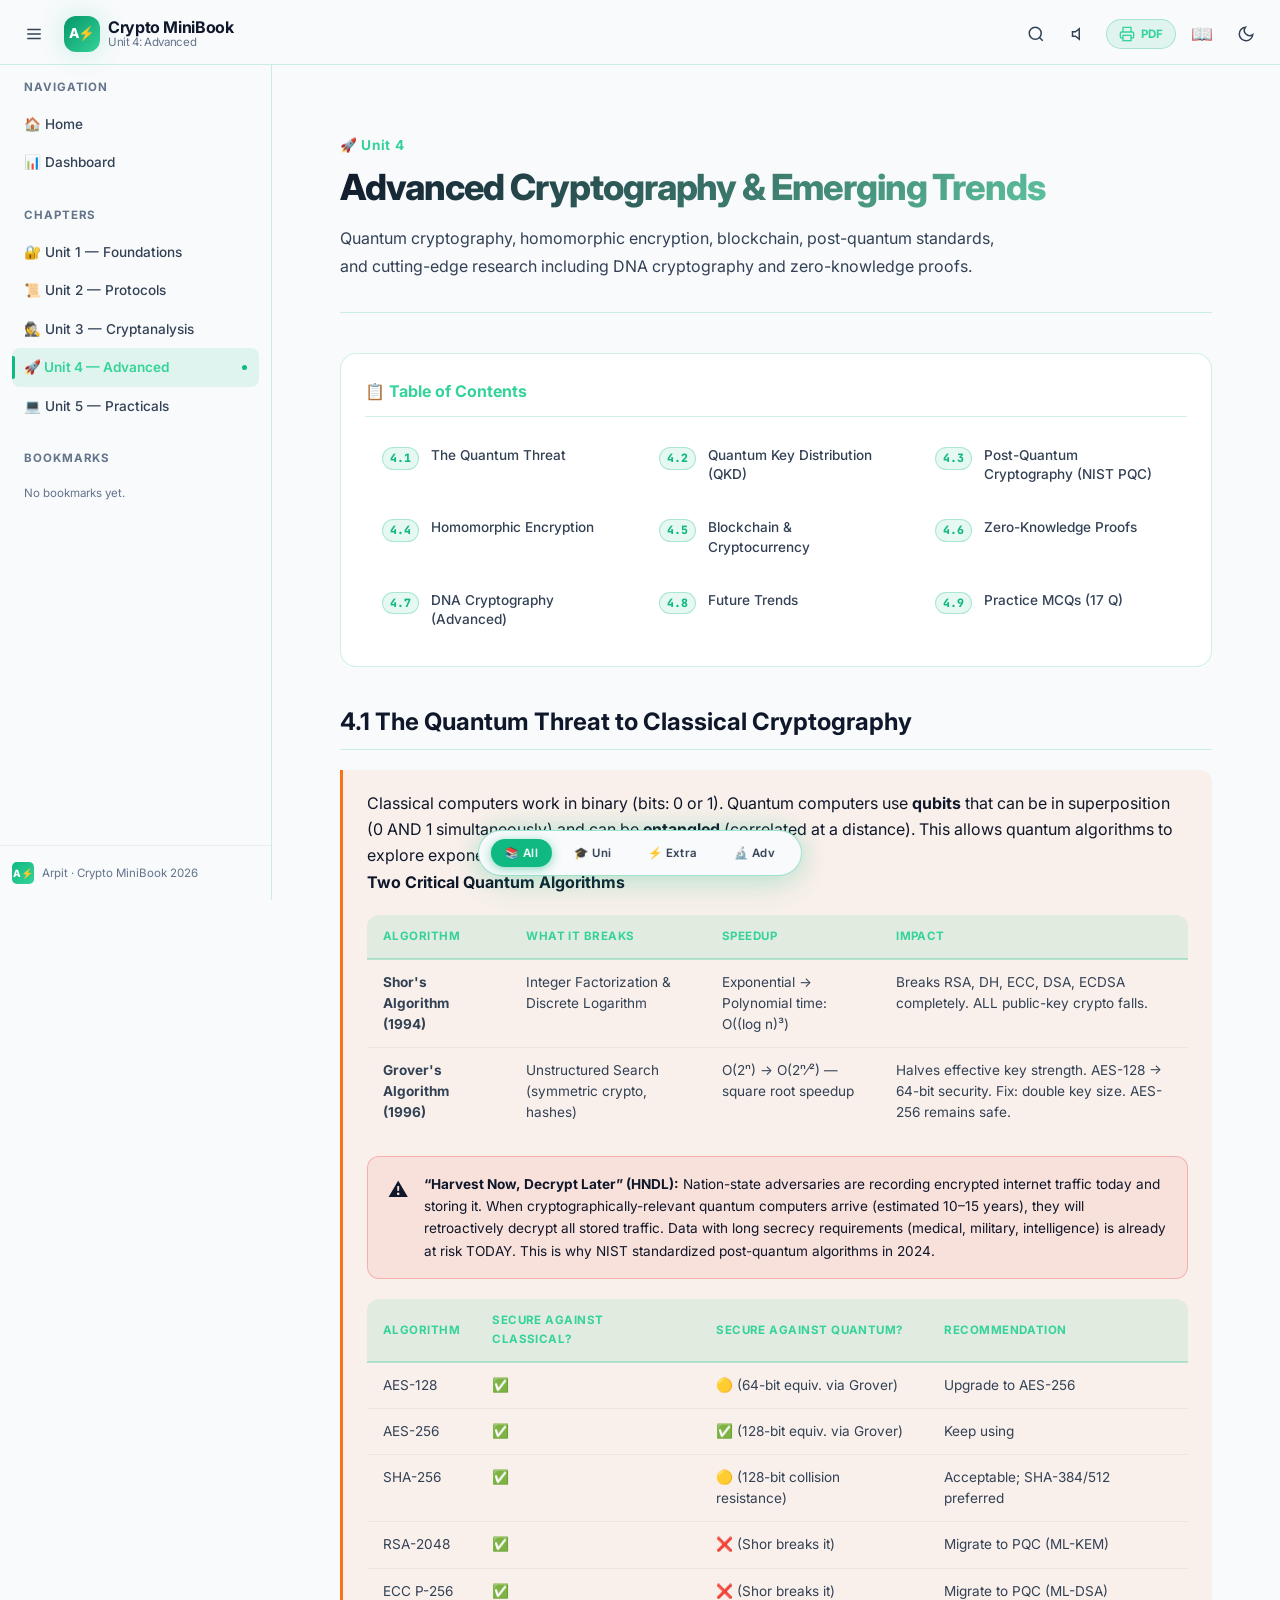
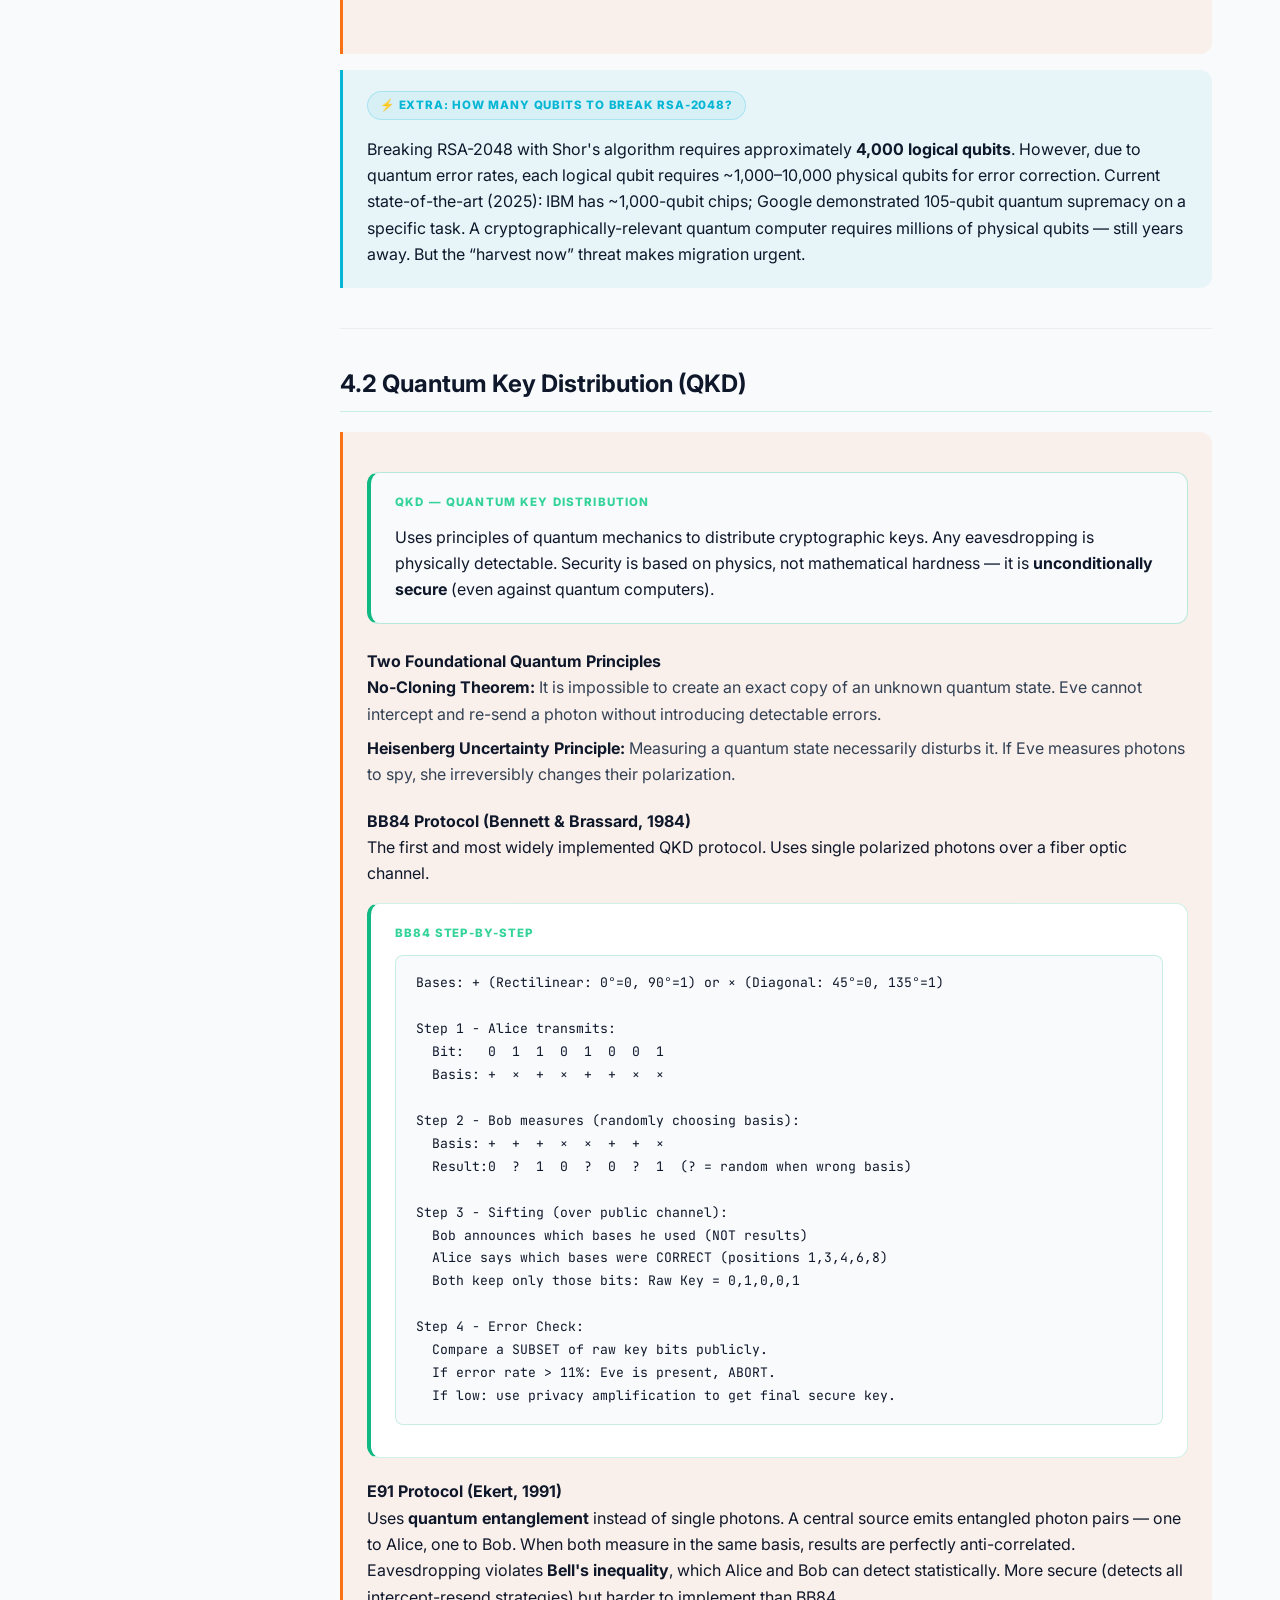
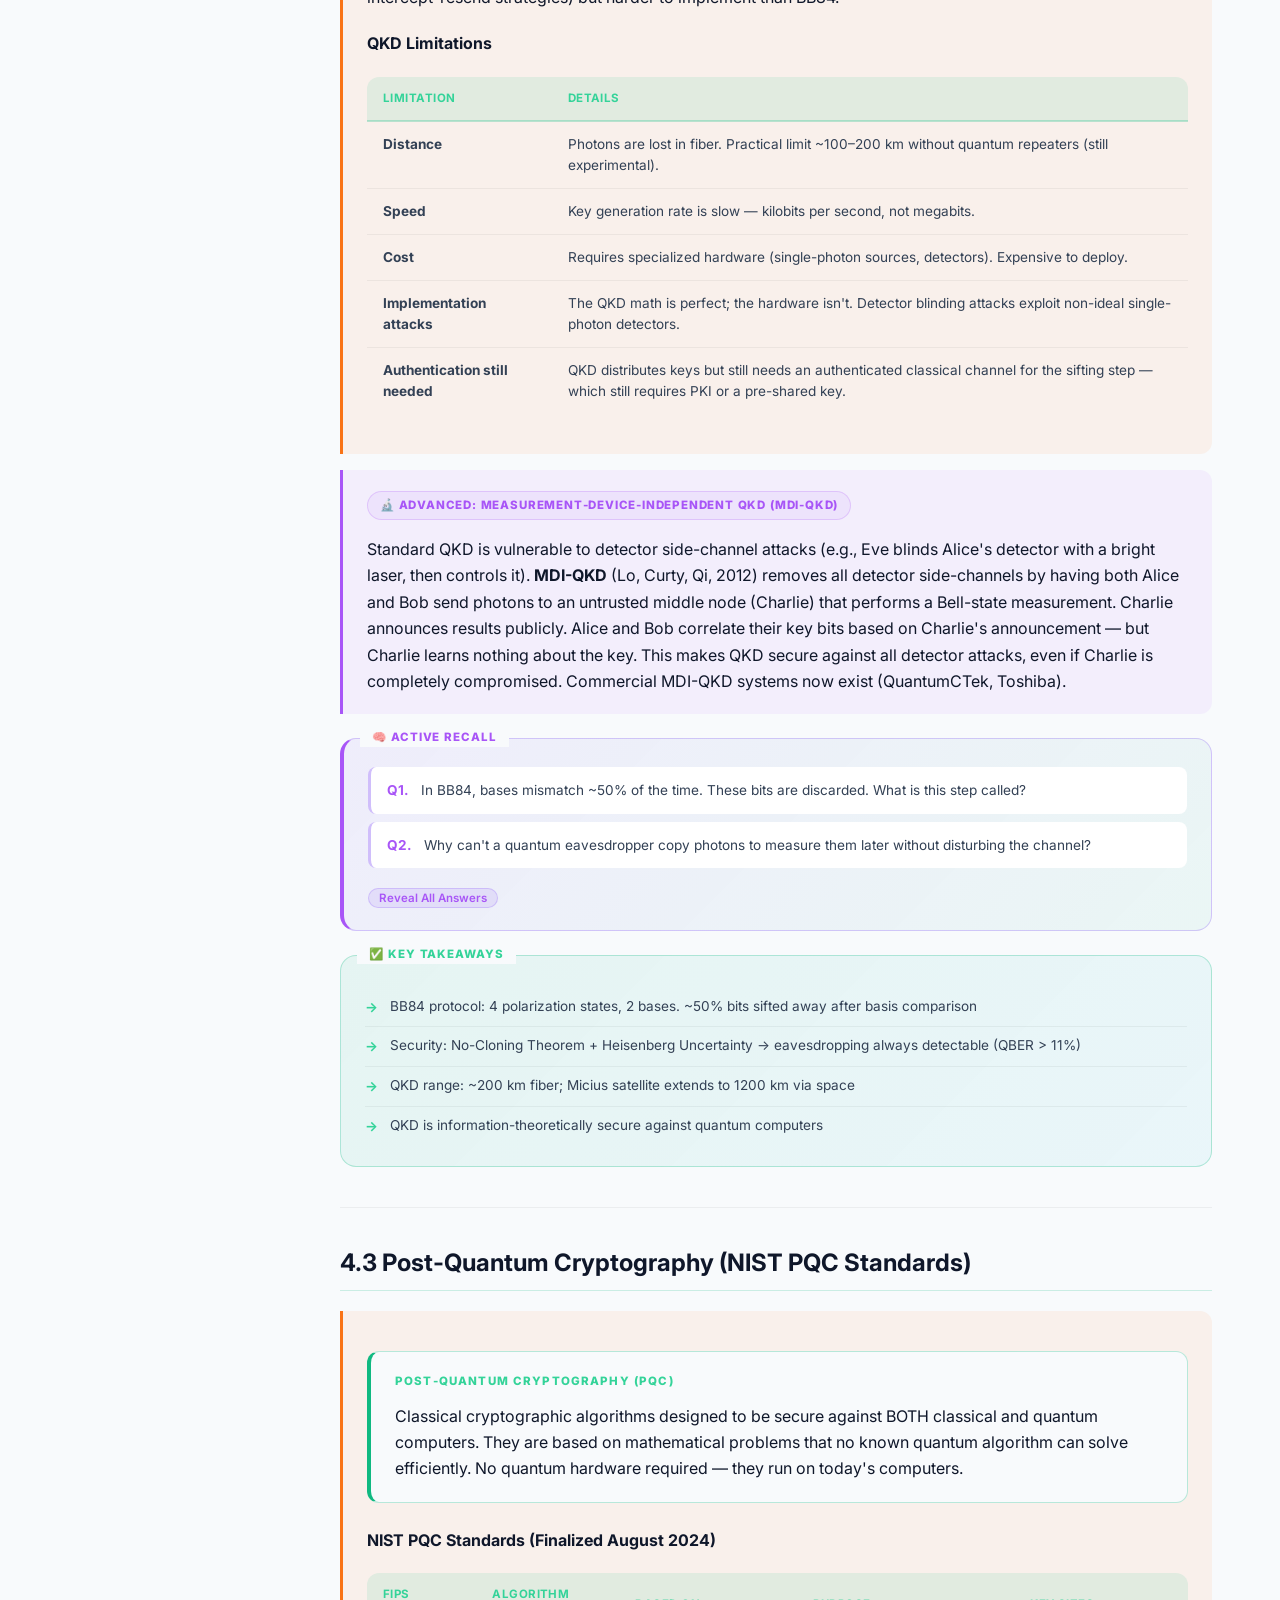
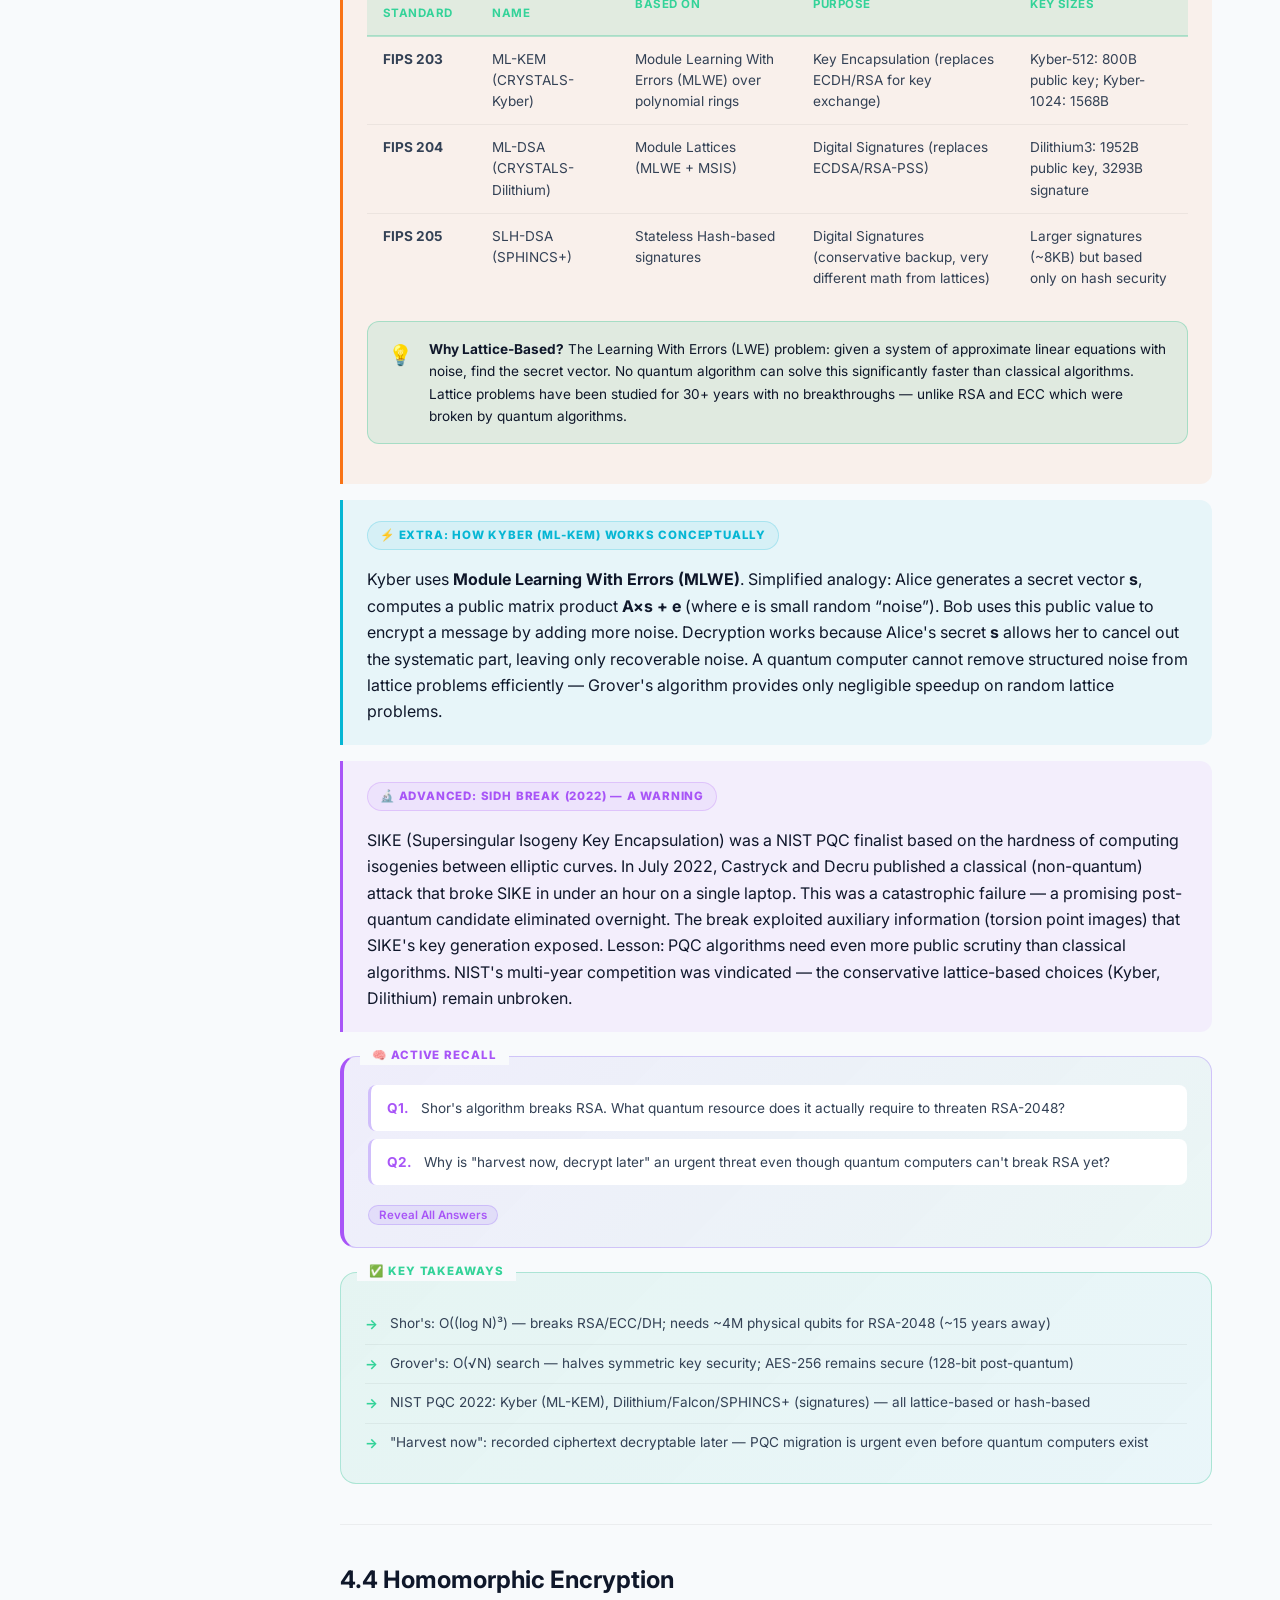
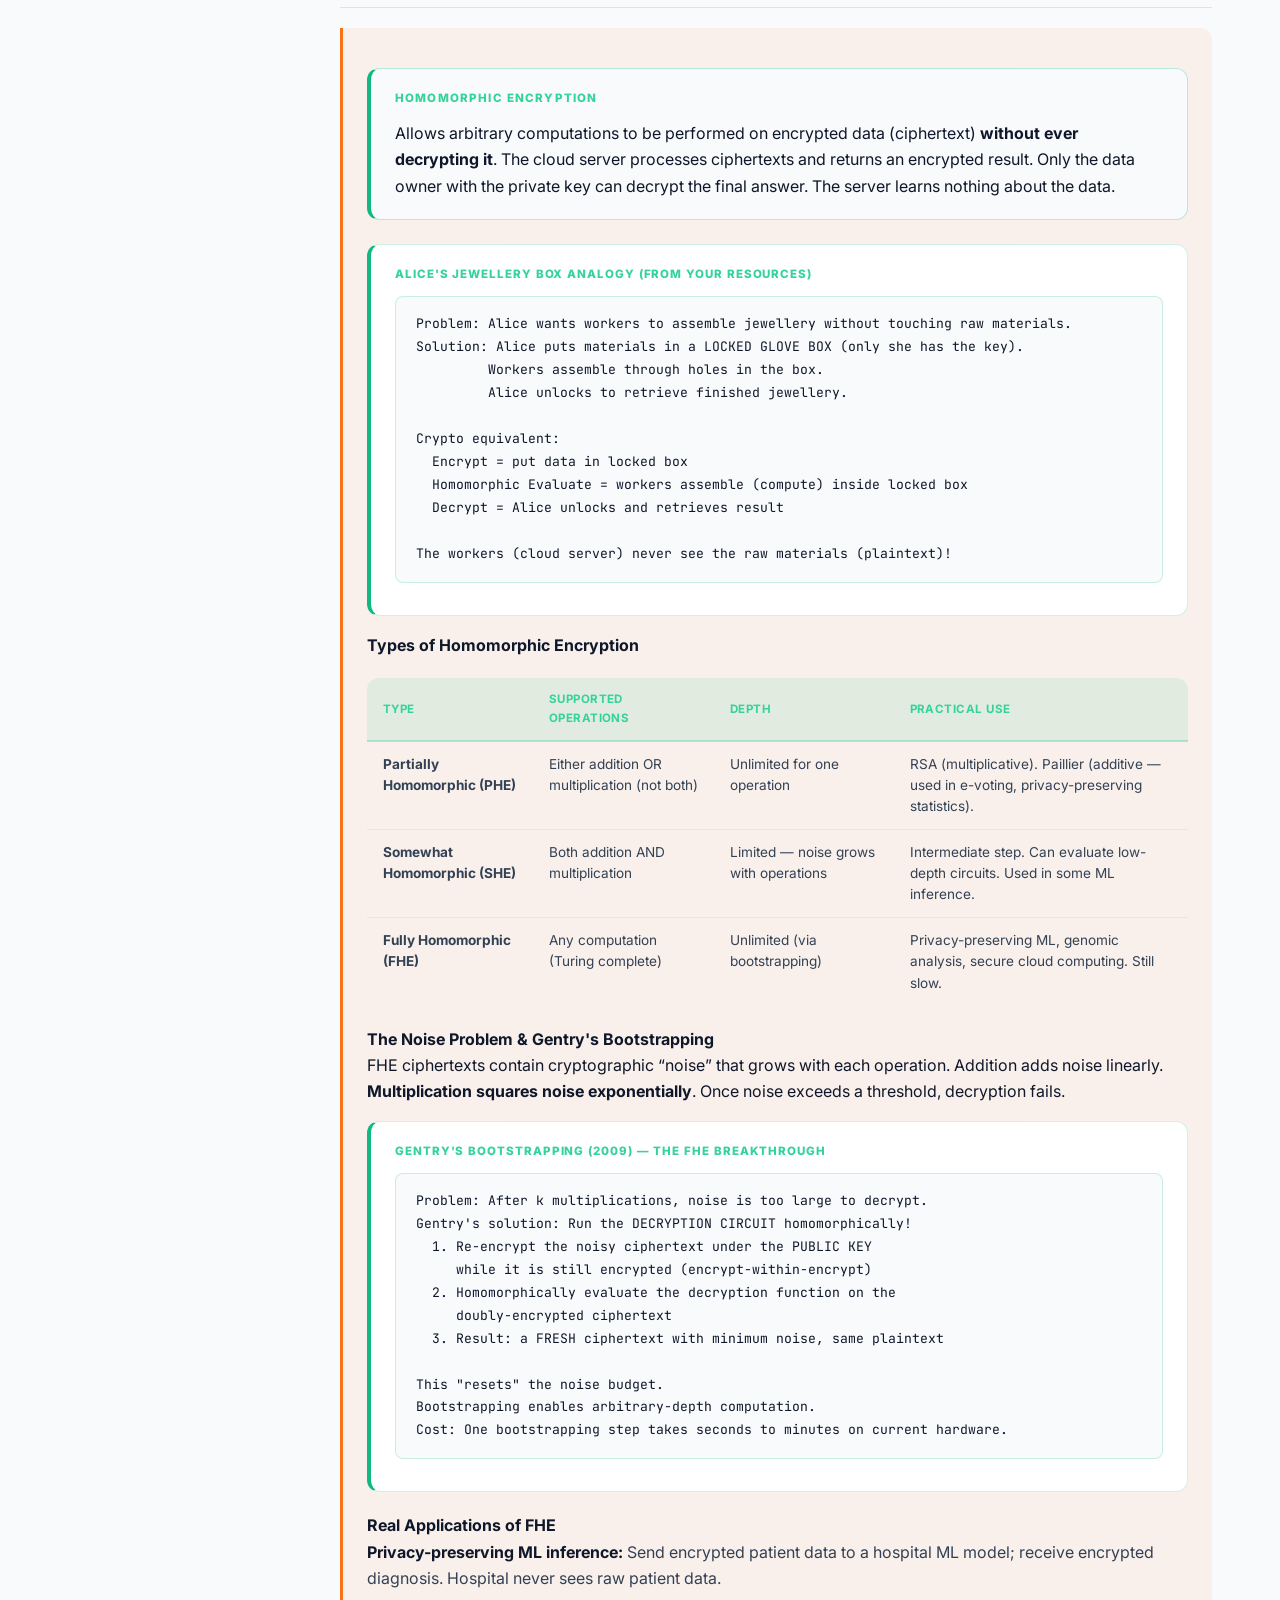
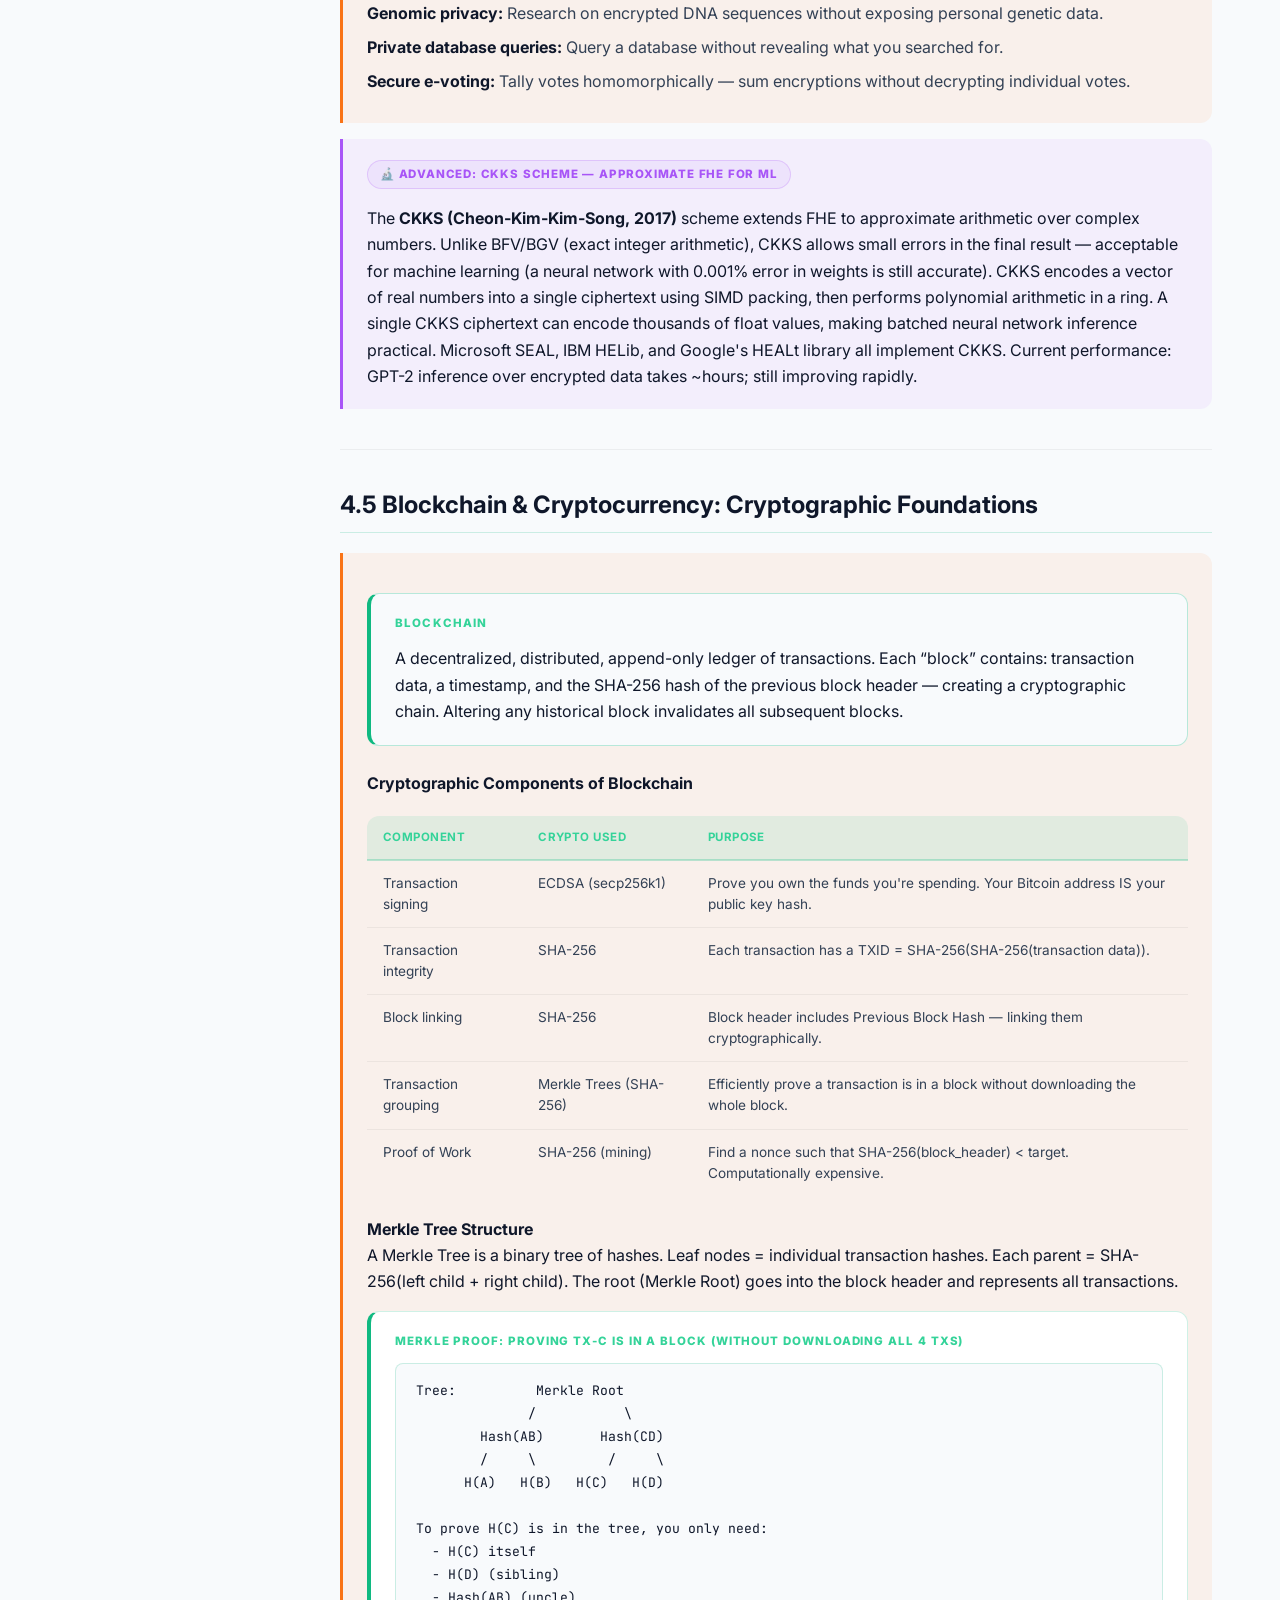
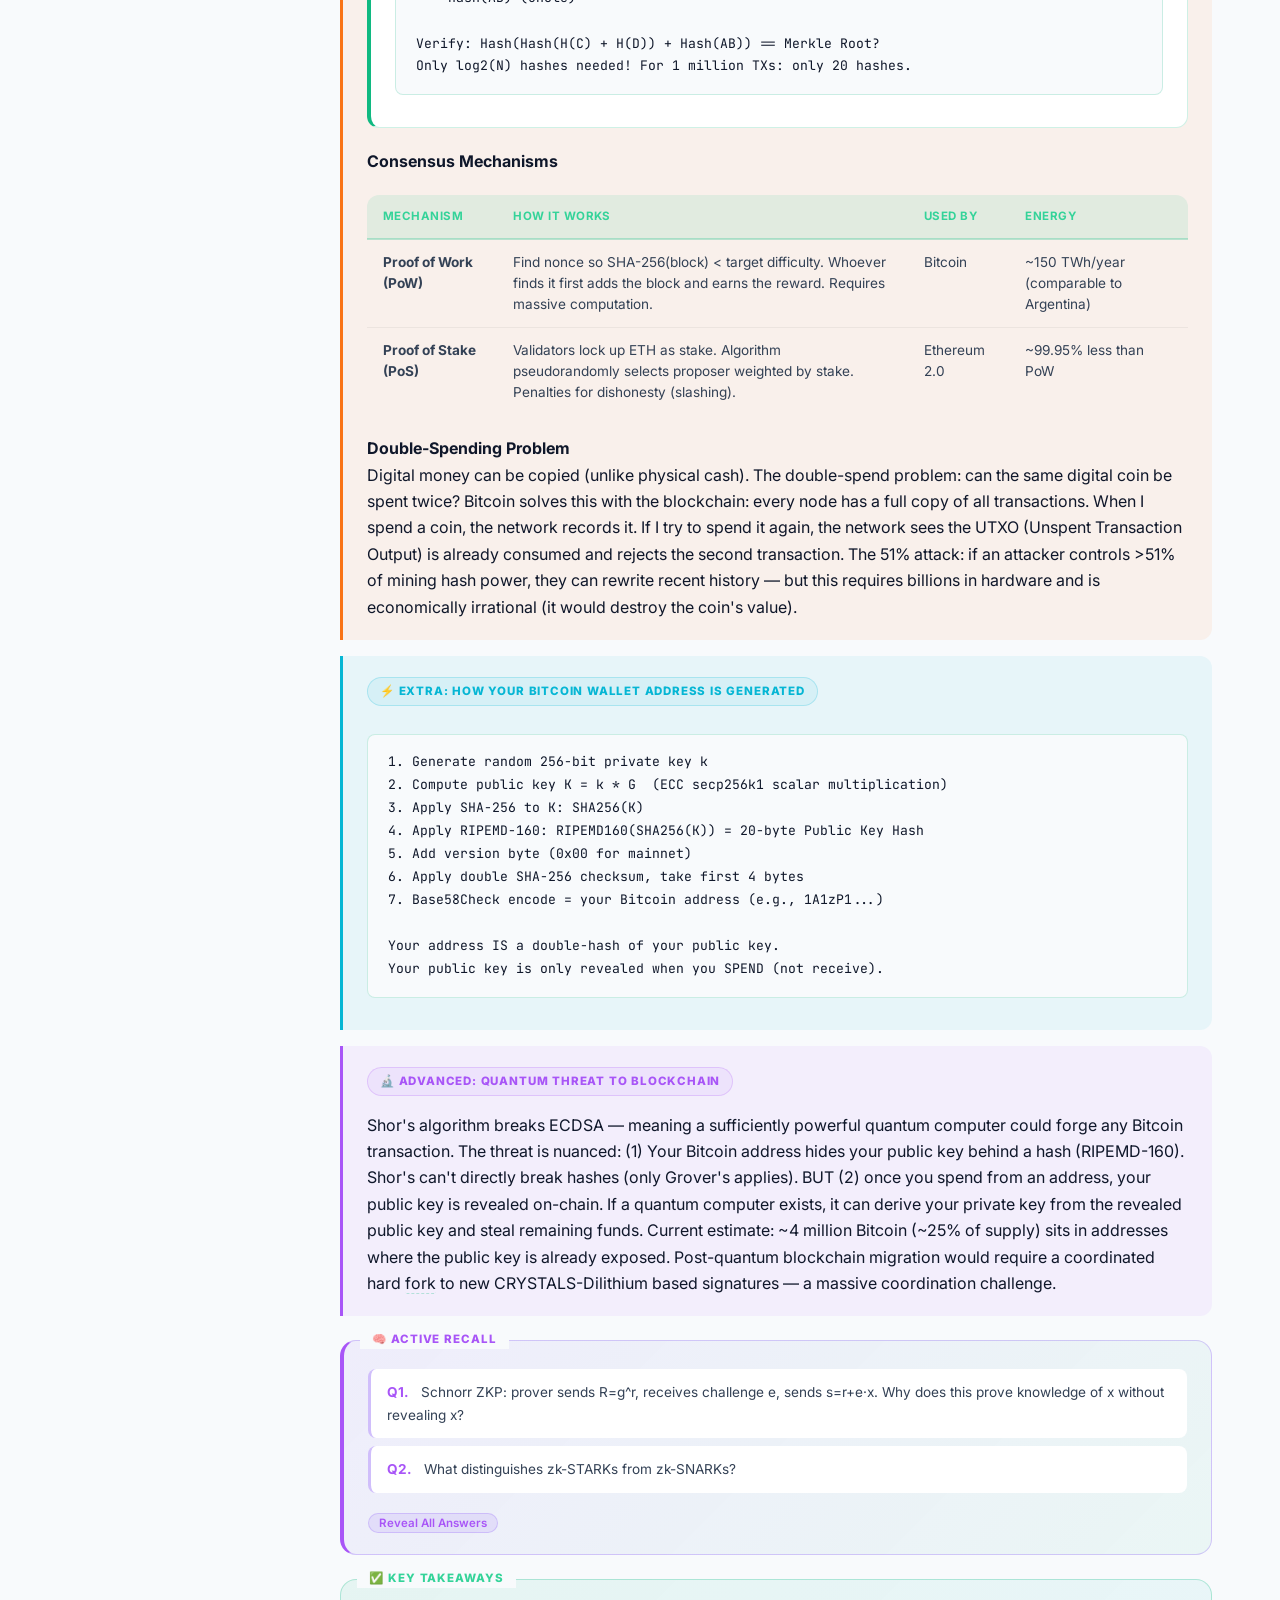
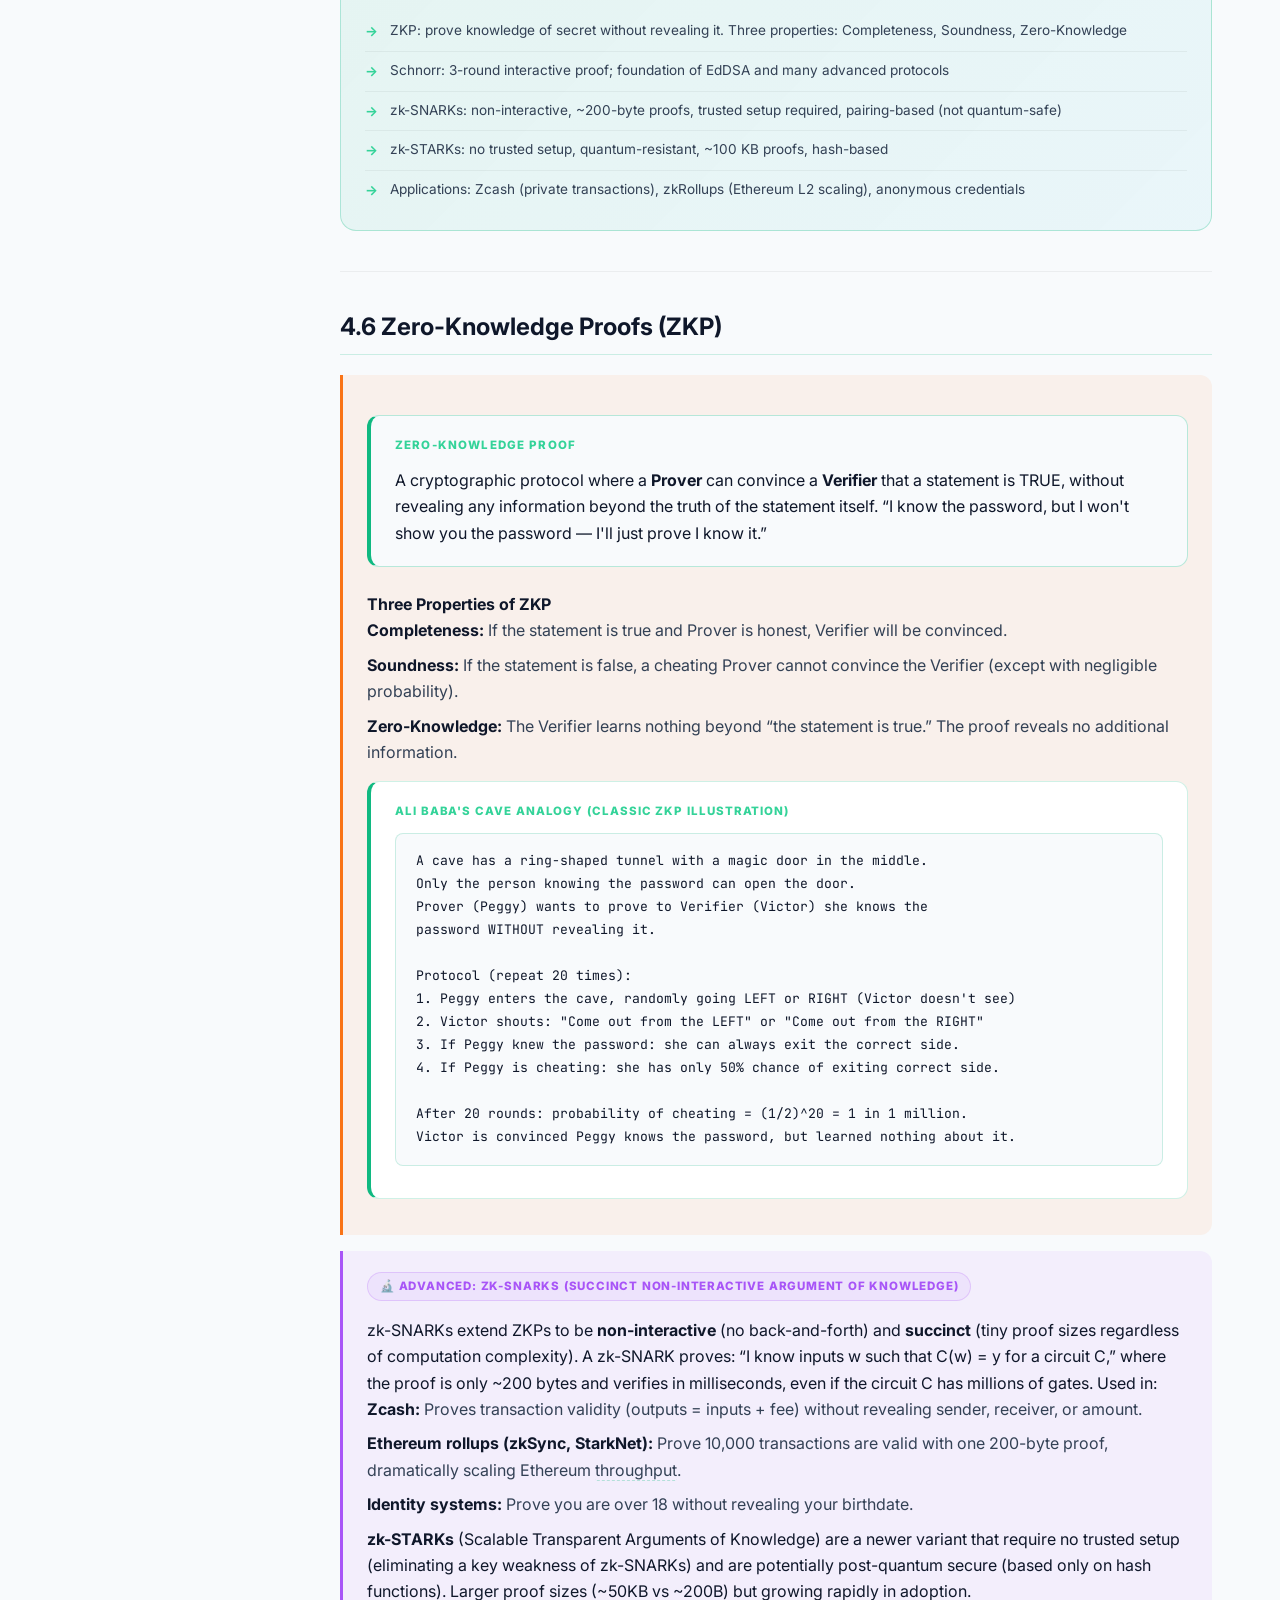
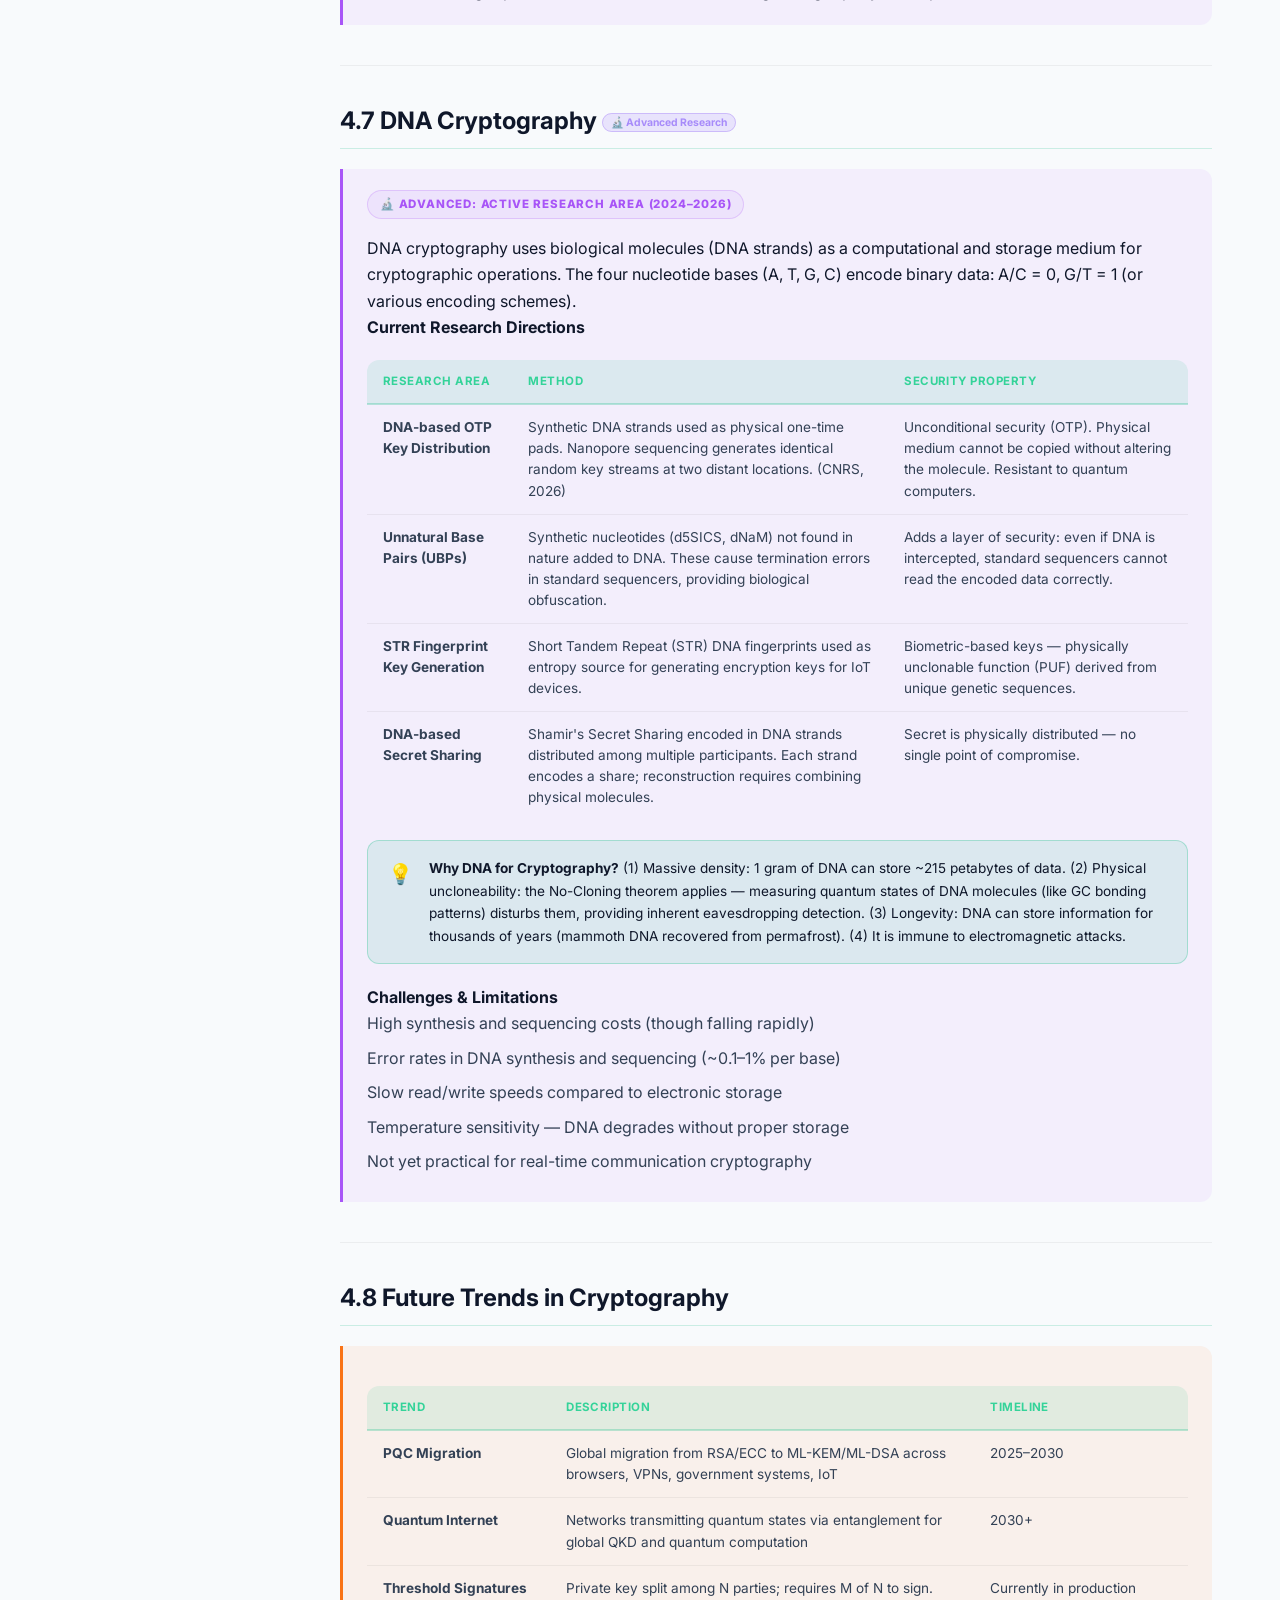
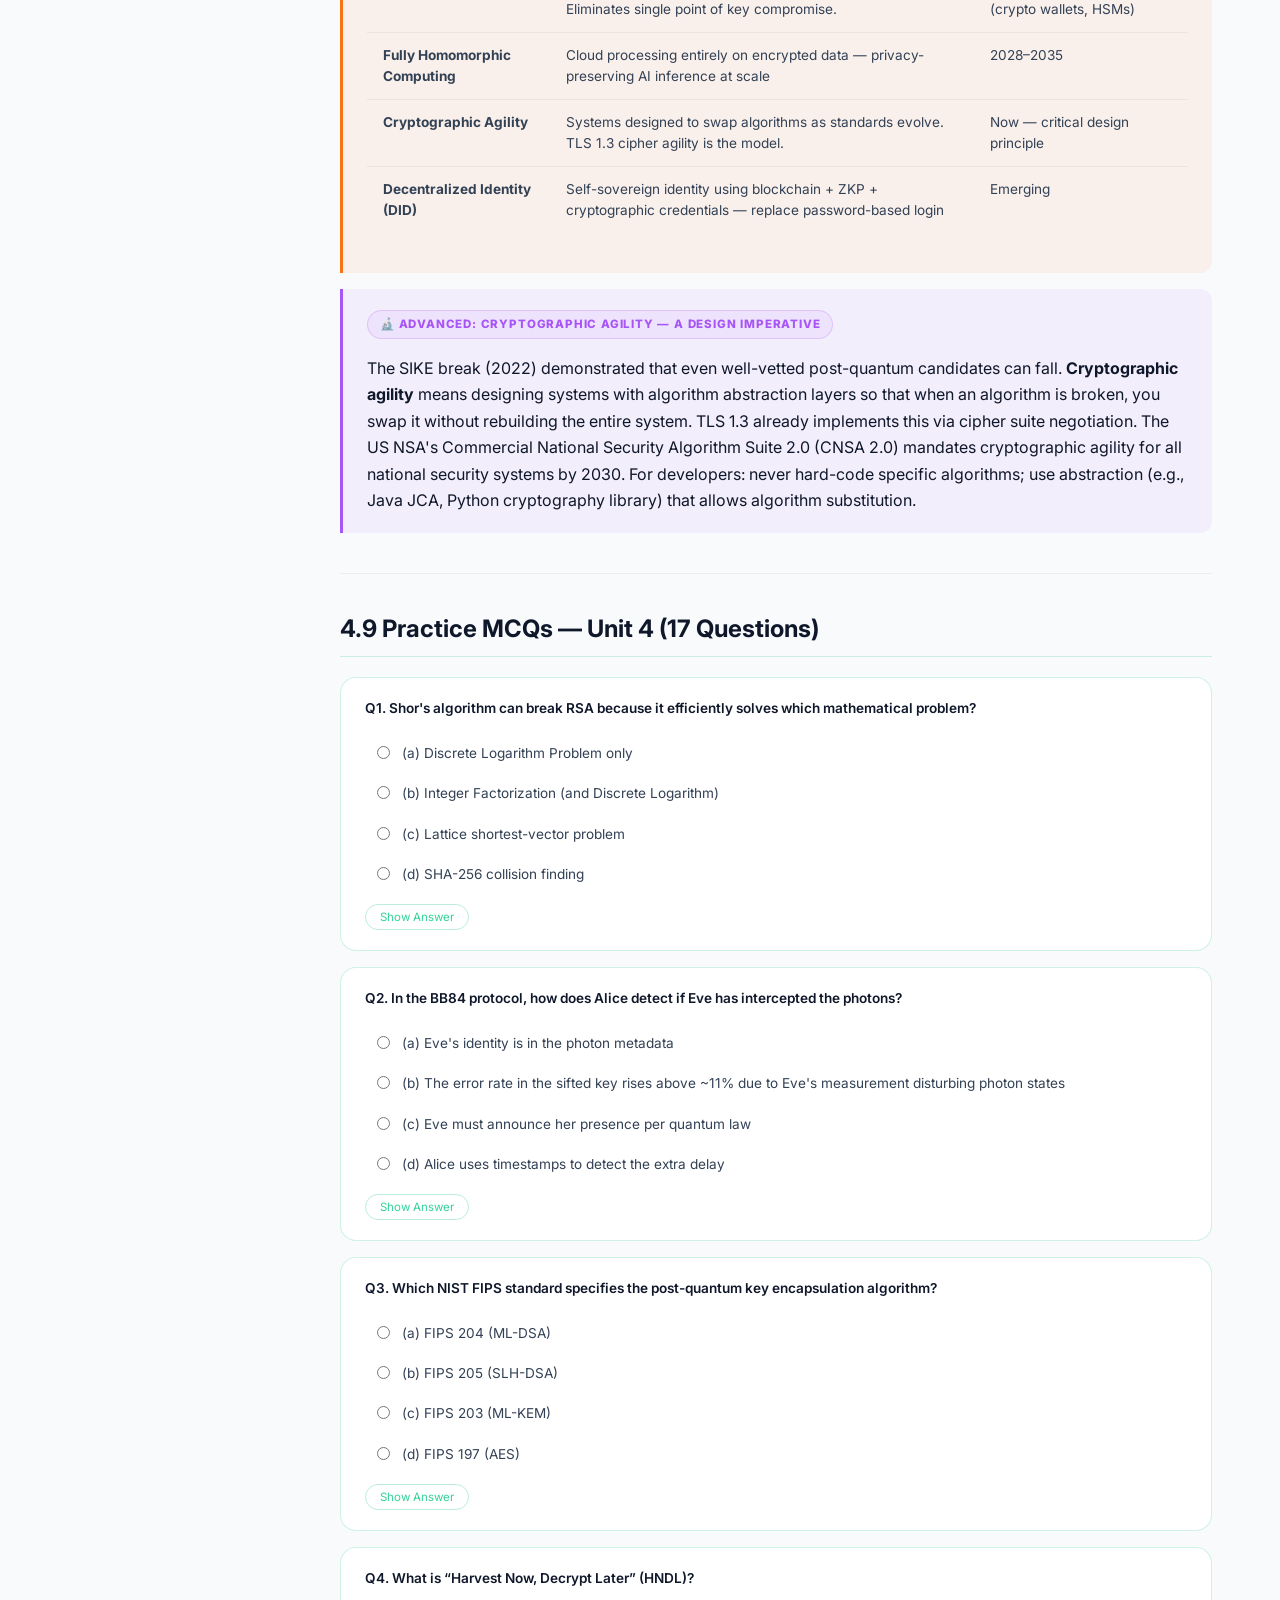
<file: chapters/unit4.html>
<!DOCTYPE html>
<html lang="en" data-theme="dark">
<head>
  <meta charset="UTF-8"><meta name="viewport" content="width=device-width,initial-scale=1">
  <meta name="author" content="Arpit">
  <title>Unit 4 — Advanced Cryptography & Emerging Trends | Crypto MiniBook</title>
  <link rel="stylesheet" href="../assets/css/main.css">
  <link rel="stylesheet" href="../assets/css/components.css">
  <link rel="stylesheet" href="../assets/css/animations.css">
  <link rel="stylesheet" href="../assets/css/chapter.css">
  <link rel="stylesheet" href="../assets/css/timer.css">
  
</head>
<body>
<div id="progress-bar"></div>
<header id="main-header">
  <div class="header-left">
    <button id="sidebar-toggle" class="icon-btn"><svg viewBox="0 0 24 24" fill="none" stroke="currentColor" stroke-width="2"><line x1="3" y1="6" x2="21" y2="6"/><line x1="3" y1="12" x2="21" y2="12"/><line x1="3" y1="18" x2="21" y2="18"/></svg></button>
    <div class="brand-logo">
      <div class="brand-icon">A&#9889;</div>
      <div class="brand-text"><span class="main">Crypto MiniBook</span><span class="sub">Unit 4: Advanced</span></div>
    </div>
  </div>
  <span class="header-chapter-title"></span>
  <div class="header-right">
    <button id="search-btn" class="icon-btn"><svg viewBox="0 0 24 24" fill="none" stroke="currentColor" stroke-width="2"><circle cx="11" cy="11" r="8"/><path d="M21 21l-4.35-4.35"/></svg></button>
    <button id="tts-toggle" class="icon-btn"><svg viewBox="0 0 24 24" fill="none" stroke="currentColor" stroke-width="2"><polygon points="11 5 6 9 2 9 2 15 6 15 11 19 11 5"/></svg></button>
    <button id="print-btn"><svg viewBox="0 0 24 24" fill="none" stroke="currentColor" stroke-width="2" width="16" height="16"><polyline points="6 9 6 2 18 2 18 9"/><path d="M6 18H4a2 2 0 01-2-2v-5a2 2 0 012-2h16a2 2 0 012 2v5a2 2 0 01-2 2h-2"/><rect x="6" y="14" width="12" height="8"/></svg><span class="print-label">PDF</span></button>
    <button id="reading-mode-btn" class="icon-btn" aria-pressed="false">&#128214;</button>
    <button id="theme-toggle" class="icon-btn"></button>
  </div>
</header>
<div id="sidebar-overlay"></div>
<aside id="sidebar">
  <nav class="sidebar-nav">
    <div class="sidebar-section">
      <div class="sidebar-section-label">Navigation</div>
      <a href="../index.html" class="sidebar-link">&#127968; Home</a>
      <a href="../progress.html" class="sidebar-link">&#128202; Dashboard</a>
    </div>
    <div class="sidebar-section">
      <div class="sidebar-section-label">Chapters</div>
      <a href="unit1.html" class="sidebar-link">&#128272; Unit 1 &mdash; Foundations</a>
      <a href="unit2.html" class="sidebar-link">&#128220; Unit 2 &mdash; Protocols</a>
      <a href="unit3.html" class="sidebar-link">&#128373; Unit 3 &mdash; Cryptanalysis</a>
      <a href="unit4.html" class="sidebar-link active">&#128640; Unit 4 &mdash; Advanced</a>
      <a href="unit5.html" class="sidebar-link">&#128187; Unit 5 &mdash; Practicals</a>
    </div>
    <div class="sidebar-section"><div class="sidebar-section-label">Bookmarks</div><div id="bookmarks-list"></div></div>
  </nav>
  <div class="sidebar-footer"><div class="sidebar-brand-mark"><div class="mark">A&#9889;</div><span>Arpit &middot; Crypto MiniBook 2026</span></div></div>
</aside>
<main id="main-content">
<div class="content-inner">

  <div class="chapter-hero">
    <div class="chapter-num">&#128640; Unit 4</div>
    <h1 class="chapter-title">Advanced Cryptography &amp; Emerging Trends</h1>
    <p class="chapter-desc">Quantum cryptography, homomorphic encryption, blockchain, post-quantum standards, and cutting-edge research including DNA cryptography and zero-knowledge proofs.</p>
  </div>

  <div class="toc-card">
    <h3>&#128203; Table of Contents</h3>
    <div class="toc-grid">
      <a href="#s-quantum-threat" class="toc-item"><span class="toc-num">4.1</span>The Quantum Threat</a>
      <a href="#s-qkd" class="toc-item"><span class="toc-num">4.2</span>Quantum Key Distribution (QKD)</a>
      <a href="#s-pqc" class="toc-item"><span class="toc-num">4.3</span>Post-Quantum Cryptography (NIST PQC)</a>
      <a href="#s-fhe" class="toc-item"><span class="toc-num">4.4</span>Homomorphic Encryption</a>
      <a href="#s-blockchain" class="toc-item"><span class="toc-num">4.5</span>Blockchain &amp; Cryptocurrency</a>
      <a href="#s-zkp" class="toc-item"><span class="toc-num">4.6</span>Zero-Knowledge Proofs</a>
      <a href="#s-dna" class="toc-item"><span class="toc-num">4.7</span>DNA Cryptography (Advanced)</a>
      <a href="#s-future" class="toc-item"><span class="toc-num">4.8</span>Future Trends</a>
      <a href="#s-mcq4" class="toc-item"><span class="toc-num">4.9</span>Practice MCQs (17 Q)</a>
    </div>
  </div>

  <!-- 4.1 QUANTUM THREAT -->
  <section id="s-quantum-threat" data-search-section="quantum computing Shor Grover RSA threat post-quantum qubits">
    <div class="section-heading">
      <h2 class="prose">4.1 The Quantum Threat to Classical Cryptography
        <button class="bookmark-btn" data-id="s-quantum-threat" data-label="4.1 Quantum Threat">&#128278;</button>
      </h2>
    </div>
    <div class="mode-uni">
      <p class="prose">Classical computers work in binary (bits: 0 or 1). Quantum computers use <strong>qubits</strong> that can be in superposition (0 AND 1 simultaneously) and can be <strong>entangled</strong> (correlated at a distance). This allows quantum algorithms to explore exponentially many possibilities simultaneously.</p>
      <h3 class="prose">Two Critical Quantum Algorithms</h3>
      <table class="data-table reveal">
        <thead><tr><th>Algorithm</th><th>What It Breaks</th><th>Speedup</th><th>Impact</th></tr></thead>
        <tbody>
          <tr>
            <td><strong>Shor&apos;s Algorithm (1994)</strong></td>
            <td>Integer Factorization &amp; Discrete Logarithm</td>
            <td>Exponential &#8594; Polynomial time: O((log n)&#179;)</td>
            <td>Breaks RSA, DH, ECC, DSA, ECDSA completely. ALL public-key crypto falls.</td>
          </tr>
          <tr>
            <td><strong>Grover&apos;s Algorithm (1996)</strong></td>
            <td>Unstructured Search (symmetric crypto, hashes)</td>
            <td>O(2&#8319;) &#8594; O(2&#8319;&#8260;&#178;) &mdash; square root speedup</td>
            <td>Halves effective key strength. AES-128 &#8594; 64-bit security. Fix: double key size. AES-256 remains safe.</td>
          </tr>
        </tbody>
      </table>
      <div class="callout danger">
        <span class="callout-icon">&#9888;&#65039;</span>
        <div><strong>&ldquo;Harvest Now, Decrypt Later&rdquo; (HNDL):</strong> Nation-state adversaries are recording encrypted internet traffic today and storing it. When cryptographically-relevant quantum computers arrive (estimated 10&ndash;15 years), they will retroactively decrypt all stored traffic. Data with long secrecy requirements (medical, military, intelligence) is already at risk TODAY. This is why NIST standardized post-quantum algorithms in 2024.</div>
      </div>
      <table class="data-table reveal" style="margin-top:16px">
        <thead><tr><th>Algorithm</th><th>Secure Against Classical?</th><th>Secure Against Quantum?</th><th>Recommendation</th></tr></thead>
        <tbody>
          <tr><td>AES-128</td><td>&#9989;</td><td>&#128993; (64-bit equiv. via Grover)</td><td>Upgrade to AES-256</td></tr>
          <tr><td>AES-256</td><td>&#9989;</td><td>&#9989; (128-bit equiv. via Grover)</td><td>Keep using</td></tr>
          <tr><td>SHA-256</td><td>&#9989;</td><td>&#128993; (128-bit collision resistance)</td><td>Acceptable; SHA-384/512 preferred</td></tr>
          <tr><td>RSA-2048</td><td>&#9989;</td><td>&#10060; (Shor breaks it)</td><td>Migrate to PQC (ML-KEM)</td></tr>
          <tr><td>ECC P-256</td><td>&#9989;</td><td>&#10060; (Shor breaks it)</td><td>Migrate to PQC (ML-DSA)</td></tr>
        </tbody>
      </table>
    </div>
    <div class="mode-gate">
      <div class="mode-badge gate">&#9889; Extra: How Many Qubits to Break RSA-2048?</div>
      <p class="prose">Breaking RSA-2048 with Shor&apos;s algorithm requires approximately <strong>4,000 logical qubits</strong>. However, due to quantum error rates, each logical qubit requires ~1,000&ndash;10,000 physical qubits for error correction. Current state-of-the-art (2025): IBM has ~1,000-qubit chips; Google demonstrated 105-qubit quantum supremacy on a specific task. A cryptographically-relevant quantum computer requires millions of physical qubits &mdash; still years away. But the &ldquo;harvest now&rdquo; threat makes migration urgent.</p>
    </div>
  </section>
  <hr class="section-hr">

  <!-- 4.2 QKD -->
  <section id="s-qkd" data-search-section="quantum key distribution BB84 E91 photon polarization no-cloning uncertainty principle">
    <div class="section-heading">
      <h2 class="prose">4.2 Quantum Key Distribution (QKD)
        <button class="bookmark-btn" data-id="s-qkd" data-label="4.2 QKD">&#128278;</button>
      </h2>
    </div>
    <div class="mode-uni">
      <div class="def-box">
        <div class="def-term">QKD &mdash; Quantum Key Distribution</div>
        Uses principles of quantum mechanics to distribute cryptographic keys. Any eavesdropping is physically detectable. Security is based on physics, not mathematical hardness &mdash; it is <strong>unconditionally secure</strong> (even against quantum computers).
      </div>
      <h3 class="prose">Two Foundational Quantum Principles</h3>
      <ul class="prose">
        <li><strong>No-Cloning Theorem:</strong> It is impossible to create an exact copy of an unknown quantum state. Eve cannot intercept and re-send a photon without introducing detectable errors.</li>
        <li><strong>Heisenberg Uncertainty Principle:</strong> Measuring a quantum state necessarily disturbs it. If Eve measures photons to spy, she irreversibly changes their polarization.</li>
      </ul>
      <h3 class="prose" style="margin-top:20px">BB84 Protocol (Bennett &amp; Brassard, 1984)</h3>
      <p class="prose">The first and most widely implemented QKD protocol. Uses single polarized photons over a fiber optic channel.</p>
      <div class="worked-example">
        <div class="we-title">BB84 Step-by-Step</div>
        <div class="cipher-grid">Bases: + (Rectilinear: 0&deg;=0, 90&deg;=1) or × (Diagonal: 45&deg;=0, 135&deg;=1)

Step 1 - Alice transmits:
  Bit:   0  1  1  0  1  0  0  1
  Basis: +  ×  +  ×  +  +  ×  ×

Step 2 - Bob measures (randomly choosing basis):
  Basis: +  +  +  ×  ×  +  +  ×
  Result:0  ?  1  0  ?  0  ?  1  (? = random when wrong basis)

Step 3 - Sifting (over public channel):
  Bob announces which bases he used (NOT results)
  Alice says which bases were CORRECT (positions 1,3,4,6,8)
  Both keep only those bits: Raw Key = 0,1,0,0,1

Step 4 - Error Check:
  Compare a SUBSET of raw key bits publicly.
  If error rate &gt; 11%: Eve is present, ABORT.
  If low: use privacy amplification to get final secure key.</div>
      </div>
      <h3 class="prose" style="margin-top:20px">E91 Protocol (Ekert, 1991)</h3>
      <p class="prose">Uses <strong>quantum entanglement</strong> instead of single photons. A central source emits entangled photon pairs &mdash; one to Alice, one to Bob. When both measure in the same basis, results are perfectly anti-correlated. Eavesdropping violates <strong>Bell&apos;s inequality</strong>, which Alice and Bob can detect statistically. More secure (detects all intercept-resend strategies) but harder to implement than BB84.</p>
      <h3 class="prose" style="margin-top:20px">QKD Limitations</h3>
      <table class="data-table">
        <thead><tr><th>Limitation</th><th>Details</th></tr></thead>
        <tbody>
          <tr><td><strong>Distance</strong></td><td>Photons are lost in fiber. Practical limit ~100&ndash;200 km without quantum repeaters (still experimental).</td></tr>
          <tr><td><strong>Speed</strong></td><td>Key generation rate is slow &mdash; kilobits per second, not megabits.</td></tr>
          <tr><td><strong>Cost</strong></td><td>Requires specialized hardware (single-photon sources, detectors). Expensive to deploy.</td></tr>
          <tr><td><strong>Implementation attacks</strong></td><td>The QKD math is perfect; the hardware isn&apos;t. Detector blinding attacks exploit non-ideal single-photon detectors.</td></tr>
          <tr><td><strong>Authentication still needed</strong></td><td>QKD distributes keys but still needs an authenticated classical channel for the sifting step &mdash; which still requires PKI or a pre-shared key.</td></tr>
        </tbody>
      </table>
    </div>
    <div class="mode-adv">
      <div class="mode-badge adv">&#128300; Advanced: Measurement-Device-Independent QKD (MDI-QKD)</div>
      <p class="prose">Standard QKD is vulnerable to detector side-channel attacks (e.g., Eve blinds Alice&apos;s detector with a bright laser, then controls it). <strong>MDI-QKD</strong> (Lo, Curty, Qi, 2012) removes all detector side-channels by having both Alice and Bob send photons to an untrusted middle node (Charlie) that performs a Bell-state measurement. Charlie announces results publicly. Alice and Bob correlate their key bits based on Charlie&apos;s announcement &mdash; but Charlie learns nothing about the key. This makes QKD secure against all detector attacks, even if Charlie is completely compromised. Commercial MDI-QKD systems now exist (QuantumCTek, Toshiba).</p>
    </div>

  <div class="recall-block">
    <div class="recall-question"><strong>Q1.</strong> In BB84, bases mismatch ~50% of the time. These bits are discarded. What is this step called?<div class="recall-answer">Sifting (or basis reconciliation). Alice and Bob compare their chosen bases over a public (authenticated but not secret) channel. Bits where they chose different bases are discarded — only matching-basis bits form the sifted key. This keeps ~50% of transmitted bits.</div></div>
    <div class="recall-question"><strong>Q2.</strong> Why can't a quantum eavesdropper copy photons to measure them later without disturbing the channel?<div class="recall-answer">The No-Cloning Theorem: it is impossible to create an identical copy of an unknown quantum state. Eve cannot copy Alice's photons to measure at leisure — she must measure them now, disturbing them. The Heisenberg Uncertainty Principle ensures this measurement changes the state, introducing ~25% errors in the sifted key that Alice and Bob detect.</div></div>
    <button class="reveal-btn">Reveal All Answers</button>
  </div>
  <div class="unit-summary"><ul>
    <li>BB84 protocol: 4 polarization states, 2 bases. ~50% bits sifted away after basis comparison</li>
    <li>Security: No-Cloning Theorem + Heisenberg Uncertainty → eavesdropping always detectable (QBER &gt; 11%)</li>
    <li>QKD range: ~200 km fiber; Micius satellite extends to 1200 km via space</li>
    <li>QKD is information-theoretically secure against quantum computers</li>
  </ul></div>
  </section>
  <hr class="section-hr">

  <!-- 4.3 PQC -->
  <section id="s-pqc" data-search-section="post-quantum cryptography NIST Kyber Dilithium lattice MLWE FIPS 203 204 205">
    <div class="section-heading">
      <h2 class="prose">4.3 Post-Quantum Cryptography (NIST PQC Standards)
        <button class="bookmark-btn" data-id="s-pqc" data-label="4.3 PQC">&#128278;</button>
      </h2>
    </div>
    <div class="mode-uni">
      <div class="def-box">
        <div class="def-term">Post-Quantum Cryptography (PQC)</div>
        Classical cryptographic algorithms designed to be secure against BOTH classical and quantum computers. They are based on mathematical problems that no known quantum algorithm can solve efficiently. No quantum hardware required &mdash; they run on today&apos;s computers.
      </div>
      <h3 class="prose">NIST PQC Standards (Finalized August 2024)</h3>
      <table class="data-table reveal">
        <thead><tr><th>FIPS Standard</th><th>Algorithm Name</th><th>Based On</th><th>Purpose</th><th>Key Sizes</th></tr></thead>
        <tbody>
          <tr>
            <td><strong>FIPS 203</strong></td>
            <td>ML-KEM (CRYSTALS-Kyber)</td>
            <td>Module Learning With Errors (MLWE) over polynomial rings</td>
            <td>Key Encapsulation (replaces ECDH/RSA for key exchange)</td>
            <td>Kyber-512: 800B public key; Kyber-1024: 1568B</td>
          </tr>
          <tr>
            <td><strong>FIPS 204</strong></td>
            <td>ML-DSA (CRYSTALS-Dilithium)</td>
            <td>Module Lattices (MLWE + MSIS)</td>
            <td>Digital Signatures (replaces ECDSA/RSA-PSS)</td>
            <td>Dilithium3: 1952B public key, 3293B signature</td>
          </tr>
          <tr>
            <td><strong>FIPS 205</strong></td>
            <td>SLH-DSA (SPHINCS+)</td>
            <td>Stateless Hash-based signatures</td>
            <td>Digital Signatures (conservative backup, very different math from lattices)</td>
            <td>Larger signatures (~8KB) but based only on hash security</td>
          </tr>
        </tbody>
      </table>
      <div class="callout tip">
        <span class="callout-icon">&#128161;</span>
        <div><strong>Why Lattice-Based?</strong> The Learning With Errors (LWE) problem: given a system of approximate linear equations with noise, find the secret vector. No quantum algorithm can solve this significantly faster than classical algorithms. Lattice problems have been studied for 30+ years with no breakthroughs &mdash; unlike RSA and ECC which were broken by quantum algorithms.</div>
      </div>
    </div>
    <div class="mode-gate">
      <div class="mode-badge gate">&#9889; Extra: How Kyber (ML-KEM) Works Conceptually</div>
      <p class="prose">Kyber uses <strong>Module Learning With Errors (MLWE)</strong>. Simplified analogy: Alice generates a secret vector <strong>s</strong>, computes a public matrix product <strong>A&times;s + e</strong> (where e is small random &ldquo;noise&rdquo;). Bob uses this public value to encrypt a message by adding more noise. Decryption works because Alice&apos;s secret <strong>s</strong> allows her to cancel out the systematic part, leaving only recoverable noise. A quantum computer cannot remove structured noise from lattice problems efficiently &mdash; Grover&apos;s algorithm provides only negligible speedup on random lattice problems.</p>
    </div>
    <div class="mode-adv">
      <div class="mode-badge adv">&#128300; Advanced: SIDH Break (2022) &mdash; A Warning</div>
      <p class="prose">SIKE (Supersingular Isogeny Key Encapsulation) was a NIST PQC finalist based on the hardness of computing isogenies between elliptic curves. In July 2022, Castryck and Decru published a classical (non-quantum) attack that broke SIKE in under an hour on a single laptop. This was a catastrophic failure &mdash; a promising post-quantum candidate eliminated overnight. The break exploited auxiliary information (torsion point images) that SIKE&apos;s key generation exposed. Lesson: PQC algorithms need even more public scrutiny than classical algorithms. NIST&apos;s multi-year competition was vindicated &mdash; the conservative lattice-based choices (Kyber, Dilithium) remain unbroken.</p>
    </div>

  <div class="recall-block">
    <div class="recall-question"><strong>Q1.</strong> Shor's algorithm breaks RSA. What quantum resource does it actually require to threaten RSA-2048?<div class="recall-answer">~4000 fault-tolerant logical qubits. Current quantum computers (2024) have ~1100 physical qubits with high error rates. Each logical qubit requires ~1000 physical qubits for error correction, meaning ~4 million physical qubits needed to break RSA-2048. Estimates suggest 10-15 years before this capability exists.</div></div>
    <div class="recall-question"><strong>Q2.</strong> Why is "harvest now, decrypt later" an urgent threat even though quantum computers can't break RSA yet?<div class="recall-answer">Nation-state adversaries record HTTPS/TLS traffic today. Once a quantum computer exists, they decrypt it retroactively using Shor's algorithm. Data with long sensitivity lifetimes (medical, state secrets, financial records) encrypted today remains exposed for decades. PQC migration must happen BEFORE quantum computers arrive — the timeline is 10-15 years, and TLS migrations have historically taken 10+ years.</div></div>
    <button class="reveal-btn">Reveal All Answers</button>
  </div>
  <div class="unit-summary"><ul>
    <li>Shor's: O((log N)³) — breaks RSA/ECC/DH; needs ~4M physical qubits for RSA-2048 (~15 years away)</li>
    <li>Grover's: O(√N) search — halves symmetric key security; AES-256 remains secure (128-bit post-quantum)</li>
    <li>NIST PQC 2022: Kyber (ML-KEM), Dilithium/Falcon/SPHINCS+ (signatures) — all lattice-based or hash-based</li>
    <li>"Harvest now": recorded ciphertext decryptable later — PQC migration is urgent even before quantum computers exist</li>
  </ul></div>
  </section>
  <hr class="section-hr">

  <!-- 4.4 FHE -->
  <section id="s-fhe" data-search-section="homomorphic encryption FHE PHE SHE Gentry bootstrapping noise cloud computing privacy">
    <div class="section-heading">
      <h2 class="prose">4.4 Homomorphic Encryption
        <button class="bookmark-btn" data-id="s-fhe" data-label="4.4 FHE">&#128278;</button>
      </h2>
    </div>
    <div class="mode-uni">
      <div class="def-box">
        <div class="def-term">Homomorphic Encryption</div>
        Allows arbitrary computations to be performed on encrypted data (ciphertext) <strong>without ever decrypting it</strong>. The cloud server processes ciphertexts and returns an encrypted result. Only the data owner with the private key can decrypt the final answer. The server learns nothing about the data.
      </div>
      <div class="worked-example">
        <div class="we-title">Alice&apos;s Jewellery Box Analogy (from your resources)</div>
        <div class="cipher-grid">Problem: Alice wants workers to assemble jewellery without touching raw materials.
Solution: Alice puts materials in a LOCKED GLOVE BOX (only she has the key).
         Workers assemble through holes in the box.
         Alice unlocks to retrieve finished jewellery.

Crypto equivalent:
  Encrypt = put data in locked box
  Homomorphic Evaluate = workers assemble (compute) inside locked box
  Decrypt = Alice unlocks and retrieves result

The workers (cloud server) never see the raw materials (plaintext)!</div>
      </div>
      <h3 class="prose">Types of Homomorphic Encryption</h3>
      <table class="data-table reveal">
        <thead><tr><th>Type</th><th>Supported Operations</th><th>Depth</th><th>Practical Use</th></tr></thead>
        <tbody>
          <tr>
            <td><strong>Partially Homomorphic (PHE)</strong></td>
            <td>Either addition OR multiplication (not both)</td>
            <td>Unlimited for one operation</td>
            <td>RSA (multiplicative). Paillier (additive &mdash; used in e-voting, privacy-preserving statistics).</td>
          </tr>
          <tr>
            <td><strong>Somewhat Homomorphic (SHE)</strong></td>
            <td>Both addition AND multiplication</td>
            <td>Limited &mdash; noise grows with operations</td>
            <td>Intermediate step. Can evaluate low-depth circuits. Used in some ML inference.</td>
          </tr>
          <tr>
            <td><strong>Fully Homomorphic (FHE)</strong></td>
            <td>Any computation (Turing complete)</td>
            <td>Unlimited (via bootstrapping)</td>
            <td>Privacy-preserving ML, genomic analysis, secure cloud computing. Still slow.</td>
          </tr>
        </tbody>
      </table>
      <h3 class="prose" style="margin-top:20px">The Noise Problem &amp; Gentry&apos;s Bootstrapping</h3>
      <p class="prose">FHE ciphertexts contain cryptographic &ldquo;noise&rdquo; that grows with each operation. Addition adds noise linearly. <strong>Multiplication squares noise exponentially</strong>. Once noise exceeds a threshold, decryption fails.</p>
      <div class="worked-example">
        <div class="we-title">Gentry&apos;s Bootstrapping (2009) &mdash; The FHE Breakthrough</div>
        <div class="cipher-grid">Problem: After k multiplications, noise is too large to decrypt.
Gentry&apos;s solution: Run the DECRYPTION CIRCUIT homomorphically!
  1. Re-encrypt the noisy ciphertext under the PUBLIC KEY
     while it is still encrypted (encrypt-within-encrypt)
  2. Homomorphically evaluate the decryption function on the
     doubly-encrypted ciphertext
  3. Result: a FRESH ciphertext with minimum noise, same plaintext

This &quot;resets&quot; the noise budget.
Bootstrapping enables arbitrary-depth computation.
Cost: One bootstrapping step takes seconds to minutes on current hardware.</div>
      </div>
      <h3 class="prose" style="margin-top:20px">Real Applications of FHE</h3>
      <ul class="prose">
        <li><strong>Privacy-preserving ML inference:</strong> Send encrypted patient data to a hospital ML model; receive encrypted diagnosis. Hospital never sees raw patient data.</li>
        <li><strong>Genomic privacy:</strong> Research on encrypted DNA sequences without exposing personal genetic data.</li>
        <li><strong>Private database queries:</strong> Query a database without revealing what you searched for.</li>
        <li><strong>Secure e-voting:</strong> Tally votes homomorphically &mdash; sum encryptions without decrypting individual votes.</li>
      </ul>
    </div>
    <div class="mode-adv">
      <div class="mode-badge adv">&#128300; Advanced: CKKS Scheme &mdash; Approximate FHE for ML</div>
      <p class="prose">The <strong>CKKS (Cheon-Kim-Kim-Song, 2017)</strong> scheme extends FHE to approximate arithmetic over complex numbers. Unlike BFV/BGV (exact integer arithmetic), CKKS allows small errors in the final result &mdash; acceptable for machine learning (a neural network with 0.001% error in weights is still accurate). CKKS encodes a vector of real numbers into a single ciphertext using SIMD packing, then performs polynomial arithmetic in a ring. A single CKKS ciphertext can encode thousands of float values, making batched neural network inference practical. Microsoft SEAL, IBM HELib, and Google&apos;s HEALt library all implement CKKS. Current performance: GPT-2 inference over encrypted data takes ~hours; still improving rapidly.</p>
    </div>
  </section>
  <hr class="section-hr">

  <!-- 4.5 BLOCKCHAIN -->
  <section id="s-blockchain" data-search-section="blockchain Bitcoin Merkle tree hash proof of work consensus smart contract ECDSA">
    <div class="section-heading">
      <h2 class="prose">4.5 Blockchain &amp; Cryptocurrency: Cryptographic Foundations
        <button class="bookmark-btn" data-id="s-blockchain" data-label="4.5 Blockchain">&#128278;</button>
      </h2>
    </div>
    <div class="mode-uni">
      <div class="def-box">
        <div class="def-term">Blockchain</div>
        A decentralized, distributed, append-only ledger of transactions. Each &ldquo;block&rdquo; contains: transaction data, a timestamp, and the SHA-256 hash of the previous block header &mdash; creating a cryptographic chain. Altering any historical block invalidates all subsequent blocks.
      </div>
      <h3 class="prose">Cryptographic Components of Blockchain</h3>
      <table class="data-table reveal">
        <thead><tr><th>Component</th><th>Crypto Used</th><th>Purpose</th></tr></thead>
        <tbody>
          <tr><td>Transaction signing</td><td>ECDSA (secp256k1)</td><td>Prove you own the funds you&apos;re spending. Your Bitcoin address IS your public key hash.</td></tr>
          <tr><td>Transaction integrity</td><td>SHA-256</td><td>Each transaction has a TXID = SHA-256(SHA-256(transaction data)).</td></tr>
          <tr><td>Block linking</td><td>SHA-256</td><td>Block header includes Previous Block Hash &mdash; linking them cryptographically.</td></tr>
          <tr><td>Transaction grouping</td><td>Merkle Trees (SHA-256)</td><td>Efficiently prove a transaction is in a block without downloading the whole block.</td></tr>
          <tr><td>Proof of Work</td><td>SHA-256 (mining)</td><td>Find a nonce such that SHA-256(block_header) &lt; target. Computationally expensive.</td></tr>
        </tbody>
      </table>
      <h3 class="prose" style="margin-top:20px">Merkle Tree Structure</h3>
      <p class="prose">A Merkle Tree is a binary tree of hashes. Leaf nodes = individual transaction hashes. Each parent = SHA-256(left child + right child). The root (Merkle Root) goes into the block header and represents all transactions.</p>
      <div class="worked-example">
        <div class="we-title">Merkle Proof: Proving Tx-C is in a block (without downloading all 4 TXs)</div>
        <div class="cipher-grid">Tree:          Merkle Root
              /           \
        Hash(AB)       Hash(CD)
        /     \         /     \
      H(A)   H(B)   H(C)   H(D)

To prove H(C) is in the tree, you only need:
  - H(C) itself
  - H(D) (sibling)
  - Hash(AB) (uncle)

Verify: Hash(Hash(H(C) + H(D)) + Hash(AB)) == Merkle Root?
Only log2(N) hashes needed! For 1 million TXs: only 20 hashes.</div>
      </div>
      <h3 class="prose" style="margin-top:20px">Consensus Mechanisms</h3>
      <table class="data-table reveal">
        <thead><tr><th>Mechanism</th><th>How It Works</th><th>Used By</th><th>Energy</th></tr></thead>
        <tbody>
          <tr>
            <td><strong>Proof of Work (PoW)</strong></td>
            <td>Find nonce so SHA-256(block) &lt; target difficulty. Whoever finds it first adds the block and earns the reward. Requires massive computation.</td>
            <td>Bitcoin</td>
            <td>~150 TWh/year (comparable to Argentina)</td>
          </tr>
          <tr>
            <td><strong>Proof of Stake (PoS)</strong></td>
            <td>Validators lock up ETH as stake. Algorithm pseudorandomly selects proposer weighted by stake. Penalties for dishonesty (slashing).</td>
            <td>Ethereum 2.0</td>
            <td>~99.95% less than PoW</td>
          </tr>
        </tbody>
      </table>
      <h3 class="prose" style="margin-top:20px">Double-Spending Problem</h3>
      <p class="prose">Digital money can be copied (unlike physical cash). The double-spend problem: can the same digital coin be spent twice? Bitcoin solves this with the blockchain: every node has a full copy of all transactions. When I spend a coin, the network records it. If I try to spend it again, the network sees the UTXO (Unspent Transaction Output) is already consumed and rejects the second transaction. The 51% attack: if an attacker controls &gt;51% of mining hash power, they can rewrite recent history &mdash; but this requires billions in hardware and is economically irrational (it would destroy the coin&apos;s value).</p>
    </div>
    <div class="mode-gate">
      <div class="mode-badge gate">&#9889; Extra: How Your Bitcoin Wallet Address Is Generated</div>
      <div class="cipher-grid">1. Generate random 256-bit private key k
2. Compute public key K = k * G  (ECC secp256k1 scalar multiplication)
3. Apply SHA-256 to K: SHA256(K)
4. Apply RIPEMD-160: RIPEMD160(SHA256(K)) = 20-byte Public Key Hash
5. Add version byte (0x00 for mainnet)
6. Apply double SHA-256 checksum, take first 4 bytes
7. Base58Check encode = your Bitcoin address (e.g., 1A1zP1...)

Your address IS a double-hash of your public key.
Your public key is only revealed when you SPEND (not receive).</div>
    </div>
    <div class="mode-adv">
      <div class="mode-badge adv">&#128300; Advanced: Quantum Threat to Blockchain</div>
      <p class="prose">Shor&apos;s algorithm breaks ECDSA &mdash; meaning a sufficiently powerful quantum computer could forge any Bitcoin transaction. The threat is nuanced: (1) Your Bitcoin address hides your public key behind a hash (RIPEMD-160). Shor&apos;s can&apos;t directly break hashes (only Grover&apos;s applies). BUT (2) once you spend from an address, your public key is revealed on-chain. If a quantum computer exists, it can derive your private key from the revealed public key and steal remaining funds. Current estimate: ~4 million Bitcoin (~25% of supply) sits in addresses where the public key is already exposed. Post-quantum blockchain migration would require a coordinated hard fork to new CRYSTALS-Dilithium based signatures &mdash; a massive coordination challenge.</p>
    </div>

  <div class="recall-block">
    <div class="recall-question"><strong>Q1.</strong> Schnorr ZKP: prover sends R=g^r, receives challenge e, sends s=r+e·x. Why does this prove knowledge of x without revealing x?<div class="recall-answer">The verifier checks g^s = R · Y^e. This works because: g^s = g^(r+ex) = g^r · g^(ex) = R · (g^x)^e = R · Y^e. But s = r + e·x mixes x with the one-time random mask r. Without knowing r, the verifier cannot extract x from s — r is never revealed, and r is fresh for each proof.</div></div>
    <div class="recall-question"><strong>Q2.</strong> What distinguishes zk-STARKs from zk-SNARKs?<div class="recall-answer">STARKs: no trusted setup (use hash functions), quantum-resistant, larger proofs (~100 KB). SNARKs: require trusted setup (CRS/toxic waste), smaller proofs (~200 bytes), not quantum-resistant (use pairings). STARKs are preferred when trust minimization is critical (Ethereum StarkNet). SNARKs are preferred when proof size matters (Zcash, zkSync).</div></div>
    <button class="reveal-btn">Reveal All Answers</button>
  </div>
  <div class="unit-summary"><ul>
    <li>ZKP: prove knowledge of secret without revealing it. Three properties: Completeness, Soundness, Zero-Knowledge</li>
    <li>Schnorr: 3-round interactive proof; foundation of EdDSA and many advanced protocols</li>
    <li>zk-SNARKs: non-interactive, ~200-byte proofs, trusted setup required, pairing-based (not quantum-safe)</li>
    <li>zk-STARKs: no trusted setup, quantum-resistant, ~100 KB proofs, hash-based</li>
    <li>Applications: Zcash (private transactions), zkRollups (Ethereum L2 scaling), anonymous credentials</li>
  </ul></div>
  </section>
  <hr class="section-hr">

  <!-- 4.6 ZKP -->
  <section id="s-zkp" data-search-section="zero knowledge proof ZKP zk-SNARK zk-STARK interactive proof Zcash privacy">
    <div class="section-heading">
      <h2 class="prose">4.6 Zero-Knowledge Proofs (ZKP)
        <button class="bookmark-btn" data-id="s-zkp" data-label="4.6 ZKP">&#128278;</button>
      </h2>
    </div>
    <div class="mode-uni">
      <div class="def-box">
        <div class="def-term">Zero-Knowledge Proof</div>
        A cryptographic protocol where a <strong>Prover</strong> can convince a <strong>Verifier</strong> that a statement is TRUE, without revealing any information beyond the truth of the statement itself. &ldquo;I know the password, but I won&apos;t show you the password &mdash; I&apos;ll just prove I know it.&rdquo;
      </div>
      <h3 class="prose">Three Properties of ZKP</h3>
      <ul class="prose">
        <li><strong>Completeness:</strong> If the statement is true and Prover is honest, Verifier will be convinced.</li>
        <li><strong>Soundness:</strong> If the statement is false, a cheating Prover cannot convince the Verifier (except with negligible probability).</li>
        <li><strong>Zero-Knowledge:</strong> The Verifier learns nothing beyond &ldquo;the statement is true.&rdquo; The proof reveals no additional information.</li>
      </ul>
      <div class="worked-example">
        <div class="we-title">Ali Baba&apos;s Cave Analogy (classic ZKP illustration)</div>
        <div class="cipher-grid">A cave has a ring-shaped tunnel with a magic door in the middle.
Only the person knowing the password can open the door.
Prover (Peggy) wants to prove to Verifier (Victor) she knows the
password WITHOUT revealing it.

Protocol (repeat 20 times):
1. Peggy enters the cave, randomly going LEFT or RIGHT (Victor doesn&apos;t see)
2. Victor shouts: "Come out from the LEFT" or "Come out from the RIGHT"
3. If Peggy knew the password: she can always exit the correct side.
4. If Peggy is cheating: she has only 50% chance of exiting correct side.

After 20 rounds: probability of cheating = (1/2)^20 = 1 in 1 million.
Victor is convinced Peggy knows the password, but learned nothing about it.</div>
      </div>
    </div>
    <div class="mode-adv">
      <div class="mode-badge adv">&#128300; Advanced: zk-SNARKs (Succinct Non-Interactive Argument of Knowledge)</div>
      <p class="prose">zk-SNARKs extend ZKPs to be <strong>non-interactive</strong> (no back-and-forth) and <strong>succinct</strong> (tiny proof sizes regardless of computation complexity). A zk-SNARK proves: &ldquo;I know inputs w such that C(w) = y for a circuit C,&rdquo; where the proof is only ~200 bytes and verifies in milliseconds, even if the circuit C has millions of gates. Used in:</p>
      <ul class="prose">
        <li><strong>Zcash:</strong> Proves transaction validity (outputs = inputs + fee) without revealing sender, receiver, or amount.</li>
        <li><strong>Ethereum rollups (zkSync, StarkNet):</strong> Prove 10,000 transactions are valid with one 200-byte proof, dramatically scaling Ethereum throughput.</li>
        <li><strong>Identity systems:</strong> Prove you are over 18 without revealing your birthdate.</li>
      </ul>
      <p class="prose"><strong>zk-STARKs</strong> (Scalable Transparent Arguments of Knowledge) are a newer variant that require no trusted setup (eliminating a key weakness of zk-SNARKs) and are potentially post-quantum secure (based only on hash functions). Larger proof sizes (~50KB vs ~200B) but growing rapidly in adoption.</p>
    </div>
  </section>
  <hr class="section-hr">

  <!-- 4.7 DNA CRYPTO -->
  <section id="s-dna" data-search-section="DNA cryptography biological encoding nanopore sequencing UBP one-time pad">
    <div class="section-heading">
      <h2 class="prose">4.7 DNA Cryptography <span style="background:rgba(139,92,246,.15);color:#a78bfa;border:1px solid rgba(139,92,246,.3);font-size:.65rem;font-weight:700;padding:2px 8px;border-radius:99px;vertical-align:middle;">&#128300; Advanced Research</span>
        <button class="bookmark-btn" data-id="s-dna" data-label="4.7 DNA Cryptography">&#128278;</button>
      </h2>
    </div>
    <div class="mode-adv">
      <div class="mode-badge adv">&#128300; Advanced: Active Research Area (2024&ndash;2026)</div>
      <p class="prose">DNA cryptography uses biological molecules (DNA strands) as a computational and storage medium for cryptographic operations. The four nucleotide bases (A, T, G, C) encode binary data: A/C = 0, G/T = 1 (or various encoding schemes).</p>
      <h3 class="prose">Current Research Directions</h3>
      <table class="data-table">
        <thead><tr><th>Research Area</th><th>Method</th><th>Security Property</th></tr></thead>
        <tbody>
          <tr>
            <td><strong>DNA-based OTP Key Distribution</strong></td>
            <td>Synthetic DNA strands used as physical one-time pads. Nanopore sequencing generates identical random key streams at two distant locations. (CNRS, 2026)</td>
            <td>Unconditional security (OTP). Physical medium cannot be copied without altering the molecule. Resistant to quantum computers.</td>
          </tr>
          <tr>
            <td><strong>Unnatural Base Pairs (UBPs)</strong></td>
            <td>Synthetic nucleotides (d5SICS, dNaM) not found in nature added to DNA. These cause termination errors in standard sequencers, providing biological obfuscation.</td>
            <td>Adds a layer of security: even if DNA is intercepted, standard sequencers cannot read the encoded data correctly.</td>
          </tr>
          <tr>
            <td><strong>STR Fingerprint Key Generation</strong></td>
            <td>Short Tandem Repeat (STR) DNA fingerprints used as entropy source for generating encryption keys for IoT devices.</td>
            <td>Biometric-based keys &mdash; physically unclonable function (PUF) derived from unique genetic sequences.</td>
          </tr>
          <tr>
            <td><strong>DNA-based Secret Sharing</strong></td>
            <td>Shamir&apos;s Secret Sharing encoded in DNA strands distributed among multiple participants. Each strand encodes a share; reconstruction requires combining physical molecules.</td>
            <td>Secret is physically distributed &mdash; no single point of compromise.</td>
          </tr>
        </tbody>
      </table>
      <div class="callout tip">
        <span class="callout-icon">&#128161;</span>
        <div><strong>Why DNA for Cryptography?</strong> (1) Massive density: 1 gram of DNA can store ~215 petabytes of data. (2) Physical uncloneability: the No-Cloning theorem applies &mdash; measuring quantum states of DNA molecules (like GC bonding patterns) disturbs them, providing inherent eavesdropping detection. (3) Longevity: DNA can store information for thousands of years (mammoth DNA recovered from permafrost). (4) It is immune to electromagnetic attacks.</div>
      </div>
      <h3 class="prose" style="margin-top:20px">Challenges &amp; Limitations</h3>
      <ul class="prose">
        <li>High synthesis and sequencing costs (though falling rapidly)</li>
        <li>Error rates in DNA synthesis and sequencing (~0.1&ndash;1% per base)</li>
        <li>Slow read/write speeds compared to electronic storage</li>
        <li>Temperature sensitivity &mdash; DNA degrades without proper storage</li>
        <li>Not yet practical for real-time communication cryptography</li>
      </ul>
    </div>
  </section>
  <hr class="section-hr">

  <!-- 4.8 FUTURE -->
  <section id="s-future" data-search-section="future cryptography trends multivariate code-based isogeny lattice quantum internet">
    <div class="section-heading">
      <h2 class="prose">4.8 Future Trends in Cryptography
        <button class="bookmark-btn" data-id="s-future" data-label="4.8 Future Trends">&#128278;</button>
      </h2>
    </div>
    <div class="mode-uni">
      <table class="data-table reveal">
        <thead><tr><th>Trend</th><th>Description</th><th>Timeline</th></tr></thead>
        <tbody>
          <tr><td><strong>PQC Migration</strong></td><td>Global migration from RSA/ECC to ML-KEM/ML-DSA across browsers, VPNs, government systems, IoT</td><td>2025&ndash;2030</td></tr>
          <tr><td><strong>Quantum Internet</strong></td><td>Networks transmitting quantum states via entanglement for global QKD and quantum computation</td><td>2030+</td></tr>
          <tr><td><strong>Threshold Signatures</strong></td><td>Private key split among N parties; requires M of N to sign. Eliminates single point of key compromise.</td><td>Currently in production (crypto wallets, HSMs)</td></tr>
          <tr><td><strong>Fully Homomorphic Computing</strong></td><td>Cloud processing entirely on encrypted data &mdash; privacy-preserving AI inference at scale</td><td>2028&ndash;2035</td></tr>
          <tr><td><strong>Cryptographic Agility</strong></td><td>Systems designed to swap algorithms as standards evolve. TLS 1.3 cipher agility is the model.</td><td>Now &mdash; critical design principle</td></tr>
          <tr><td><strong>Decentralized Identity (DID)</strong></td><td>Self-sovereign identity using blockchain + ZKP + cryptographic credentials &mdash; replace password-based login</td><td>Emerging</td></tr>
        </tbody>
      </table>
    </div>
    <div class="mode-adv">
      <div class="mode-badge adv">&#128300; Advanced: Cryptographic Agility &mdash; A Design Imperative</div>
      <p class="prose">The SIKE break (2022) demonstrated that even well-vetted post-quantum candidates can fall. <strong>Cryptographic agility</strong> means designing systems with algorithm abstraction layers so that when an algorithm is broken, you swap it without rebuilding the entire system. TLS 1.3 already implements this via cipher suite negotiation. The US NSA&apos;s Commercial National Security Algorithm Suite 2.0 (CNSA 2.0) mandates cryptographic agility for all national security systems by 2030. For developers: never hard-code specific algorithms; use abstraction (e.g., Java JCA, Python cryptography library) that allows algorithm substitution.</p>
    </div>
  </section>
  <hr class="section-hr">

  <!-- 4.9 MCQ -->
  <section id="s-mcq4" data-search-section="unit 4 practice MCQ quantum blockchain FHE PQC">
    <div class="section-heading">
      <h2 class="prose">4.9 Practice MCQs &mdash; Unit 4 (17 Questions)
        <button class="bookmark-btn" data-id="s-mcq4" data-label="4.9 MCQs">&#128278;</button>
      </h2>
    </div>

    <div class="mcq-item reveal">
      <div class="mcq-q">Q1. Shor&apos;s algorithm can break RSA because it efficiently solves which mathematical problem?</div>
      <div class="mcq-opts">
        <label><input type="radio" name="m4q1"> (a) Discrete Logarithm Problem only</label>
        <label><input type="radio" name="m4q1"> (b) Integer Factorization (and Discrete Logarithm)</label>
        <label><input type="radio" name="m4q1"> (c) Lattice shortest-vector problem</label>
        <label><input type="radio" name="m4q1"> (d) SHA-256 collision finding</label>
      </div>
      <button class="show-ans" onclick="this.nextElementSibling.classList.toggle('visible')">Show Answer</button>
      <div class="mcq-answer"><strong>(b)</strong> Shor&apos;s algorithm solves both Integer Factorization (breaking RSA) and Discrete Logarithm (breaking DH, DSA, ECC/ECDSA) in polynomial time. This makes all public-key cryptography based on these problems vulnerable to quantum computers.</div>
    </div>

    <div class="mcq-item reveal">
      <div class="mcq-q">Q2. In the BB84 protocol, how does Alice detect if Eve has intercepted the photons?</div>
      <div class="mcq-opts">
        <label><input type="radio" name="m4q2"> (a) Eve&apos;s identity is in the photon metadata</label>
        <label><input type="radio" name="m4q2"> (b) The error rate in the sifted key rises above ~11% due to Eve&apos;s measurement disturbing photon states</label>
        <label><input type="radio" name="m4q2"> (c) Eve must announce her presence per quantum law</label>
        <label><input type="radio" name="m4q2"> (d) Alice uses timestamps to detect the extra delay</label>
      </div>
      <button class="show-ans" onclick="this.nextElementSibling.classList.toggle('visible')">Show Answer</button>
      <div class="mcq-answer"><strong>(b)</strong> Heisenberg&apos;s Uncertainty Principle: measuring a photon disturbs its state. When Eve measures and retransmits photons, she introduces ~25% errors into Bob&apos;s measurements. Alice and Bob compare a subset of their sifted key; if error rate exceeds ~11%, they abort.</div>
    </div>

    <div class="mcq-item reveal">
      <div class="mcq-q">Q3. Which NIST FIPS standard specifies the post-quantum key encapsulation algorithm?</div>
      <div class="mcq-opts">
        <label><input type="radio" name="m4q3"> (a) FIPS 204 (ML-DSA)</label>
        <label><input type="radio" name="m4q3"> (b) FIPS 205 (SLH-DSA)</label>
        <label><input type="radio" name="m4q3"> (c) FIPS 203 (ML-KEM)</label>
        <label><input type="radio" name="m4q3"> (d) FIPS 197 (AES)</label>
      </div>
      <button class="show-ans" onclick="this.nextElementSibling.classList.toggle('visible')">Show Answer</button>
      <div class="mcq-answer"><strong>(c) FIPS 203 (ML-KEM, formerly CRYSTALS-Kyber).</strong> This is the post-quantum replacement for RSA and ECDH in key exchange. FIPS 204 is ML-DSA (Dilithium) for signatures. FIPS 205 is SLH-DSA (SPHINCS+) for hash-based signatures.</div>
    </div>

    <div class="mcq-item reveal">
      <div class="mcq-q">Q4. What is &ldquo;Harvest Now, Decrypt Later&rdquo; (HNDL)?</div>
      <div class="mcq-opts">
        <label><input type="radio" name="m4q4"> (a) A cloud storage optimization technique</label>
        <label><input type="radio" name="m4q4"> (b) Adversaries collecting and storing encrypted traffic today to decrypt it once quantum computers arrive</label>
        <label><input type="radio" name="m4q4"> (c) A method of breaking AES-256 using precomputed tables</label>
        <label><input type="radio" name="m4q4"> (d) A blockchain mining strategy</label>
      </div>
      <button class="show-ans" onclick="this.nextElementSibling.classList.toggle('visible')">Show Answer</button>
      <div class="mcq-answer"><strong>(b)</strong> Nation-state adversaries are recording all encrypted internet traffic now. When quantum computers mature in ~10-15 years, they will decrypt this stored traffic with Shor&apos;s algorithm. Data with long secrecy requirements (medical, military) is already at risk &mdash; making post-quantum migration urgent today.</div>
    </div>

    <div class="mcq-item reveal">
      <div class="mcq-q">Q5. Fully Homomorphic Encryption (FHE) allows:</div>
      <div class="mcq-opts">
        <label><input type="radio" name="m4q5"> (a) Faster symmetric encryption using quantum circuits</label>
        <label><input type="radio" name="m4q5"> (b) Arbitrary computation on encrypted data without decrypting it</label>
        <label><input type="radio" name="m4q5"> (c) Key exchange that is secure against quantum computers</label>
        <label><input type="radio" name="m4q5"> (d) Hash functions that are reversible</label>
      </div>
      <button class="show-ans" onclick="this.nextElementSibling.classList.toggle('visible')">Show Answer</button>
      <div class="mcq-answer"><strong>(b)</strong> FHE allows a cloud server to perform arbitrary computations on ciphertext without ever decrypting it. Only the data owner can decrypt the final result. This enables privacy-preserving cloud computing, ML inference, and genomic analysis.</div>
    </div>

    <div class="mcq-item reveal">
      <div class="mcq-q">Q6. Craig Gentry&apos;s bootstrapping technique solves which problem in FHE?</div>
      <div class="mcq-opts">
        <label><input type="radio" name="m4q6"> (a) The key distribution problem</label>
        <label><input type="radio" name="m4q6"> (b) Accumulated noise in ciphertext that eventually prevents correct decryption</label>
        <label><input type="radio" name="m4q6"> (c) The integer factorization problem</label>
        <label><input type="radio" name="m4q6"> (d) The discrete logarithm problem</label>
      </div>
      <button class="show-ans" onclick="this.nextElementSibling.classList.toggle('visible')">Show Answer</button>
      <div class="mcq-answer"><strong>(b)</strong> FHE introduces cryptographic noise that grows with operations. Multiplication squares noise exponentially. Bootstrapping &ldquo;resets&rdquo; the noise by evaluating the decryption circuit homomorphically, producing a fresh ciphertext with minimum noise, enabling unlimited computation depth.</div>
    </div>

    <div class="mcq-item reveal">
      <div class="mcq-q">Q7. In a Bitcoin Merkle tree, the Merkle Root is stored in the:</div>
      <div class="mcq-opts">
        <label><input type="radio" name="m4q7"> (a) Transaction data of the coinbase transaction</label>
        <label><input type="radio" name="m4q7"> (b) Block header</label>
        <label><input type="radio" name="m4q7"> (c) Digital signature of the miner</label>
        <label><input type="radio" name="m4q7"> (d) Previous block&apos;s body</label>
      </div>
      <button class="show-ans" onclick="this.nextElementSibling.classList.toggle('visible')">Show Answer</button>
      <div class="mcq-answer"><strong>(b) Block header.</strong> The block header (80 bytes) contains: version, previous block hash, Merkle root, timestamp, difficulty target, nonce. The Merkle root (32 bytes, SHA-256) cryptographically commits to all transactions in the block. Mining hashes the block header.</div>
    </div>

    <div class="mcq-item reveal">
      <div class="mcq-q">Q8. Zero-Knowledge Proofs allow a Prover to convince a Verifier of what, without revealing what?</div>
      <div class="mcq-opts">
        <label><input type="radio" name="m4q8"> (a) That they know a secret, without revealing the secret itself</label>
        <label><input type="radio" name="m4q8"> (b) That they are human, without revealing their identity</label>
        <label><input type="radio" name="m4q8"> (c) That they have money, without revealing the amount</label>
        <label><input type="radio" name="m4q8"> (d) That their signature is valid, without revealing their public key</label>
      </div>
      <button class="show-ans" onclick="this.nextElementSibling.classList.toggle('visible')">Show Answer</button>
      <div class="mcq-answer"><strong>(a)</strong> A ZKP proves the truth of a statement without revealing any information beyond the truth itself. The classic example: proving you know the solution to a puzzle (like a Sudoku) without showing the solution. &ldquo;Soundness&rdquo; ensures a cheater can&apos;t fake the proof.</div>
    </div>

    <div class="mcq-item reveal">
      <div class="mcq-q">Q9. Grover&apos;s quantum algorithm affects symmetric cryptography (AES) by:</div>
      <div class="mcq-opts">
        <label><input type="radio" name="m4q9"> (a) Breaking it completely within polynomial time</label>
        <label><input type="radio" name="m4q9"> (b) Providing a square-root speedup, halving effective key strength</label>
        <label><input type="radio" name="m4q9"> (c) Finding the algorithm&apos;s algebraic structure</label>
        <label><input type="radio" name="m4q9"> (d) It has no effect on symmetric cryptography</label>
      </div>
      <button class="show-ans" onclick="this.nextElementSibling.classList.toggle('visible')">Show Answer</button>
      <div class="mcq-answer"><strong>(b)</strong> Grover&apos;s provides a square-root speedup for unstructured search. AES-128 (2&sup1;&sup2;&sup8; classical) becomes 2&sup6;&sup4; effective strength (breakable). AES-256 becomes 2&sup1;&sup2;&sup8; &mdash; still secure. Solution: use AES-256 instead of AES-128 in quantum-threat environments.</div>
    </div>

    <div class="mcq-item reveal">
      <div class="mcq-q">Q10. DNA cryptography provides which unique security advantage over mathematical cryptography?</div>
      <div class="mcq-opts">
        <label><input type="radio" name="m4q10"> (a) Faster computation speeds</label>
        <label><input type="radio" name="m4q10"> (b) Physical eavesdropping detection &mdash; measuring DNA strands disturbs them</label>
        <label><input type="radio" name="m4q10"> (c) No key management required</label>
        <label><input type="radio" name="m4q10"> (d) Compatible with all existing PKI infrastructure</label>
      </div>
      <button class="show-ans" onclick="this.nextElementSibling.classList.toggle('visible')">Show Answer</button>
      <div class="mcq-answer"><strong>(b)</strong> Like QKD, DNA strands exhibit quantum-mechanical properties. Measuring or copying a DNA key disturbs its state, providing inherent eavesdropping detection. Combined with OTP-style key generation from nanopore sequencing, DNA cryptography can be unconditionally secure &mdash; resistant even to quantum computers.</div>
    </div>

    <div class="mcq-item reveal">
      <div class="mcq-q">Q11. SIKE (Supersingular Isogeny Key Encapsulation) was eliminated as a NIST PQC candidate because:</div>
      <div class="mcq-opts">
        <label><input type="radio" name="m4q11"> (a) It was too slow for practical deployment</label>
        <label><input type="radio" name="m4q11"> (b) A classical (non-quantum) attack was found that broke it in hours on a single laptop</label>
        <label><input type="radio" name="m4q11"> (c) NSA classified the algorithm</label>
        <label><input type="radio" name="m4q11"> (d) It required quantum hardware to implement</label>
      </div>
      <button class="show-ans" onclick="this.nextElementSibling.classList.toggle('visible')">Show Answer</button>
      <div class="mcq-answer"><strong>(b)</strong> In July 2022, Castryck and Decru published a classical attack exploiting SIKE&apos;s exposure of auxiliary torsion point images, breaking it in under an hour. This demonstrated that even well-vetted PQC algorithms can fail &mdash; reinforcing the need for algorithm diversity and cryptographic agility.</div>
    </div>

    <div class="mcq-item reveal">
      <div class="mcq-q">Q12. Bitcoin&apos;s Proof of Work consensus mechanism uses which hash function?</div>
      <div class="mcq-opts">
        <label><input type="radio" name="m4q12"> (a) SHA-3</label>
        <label><input type="radio" name="m4q12"> (b) MD5</label>
        <label><input type="radio" name="m4q12"> (c) SHA-256 (double SHA-256)</label>
        <label><input type="radio" name="m4q12"> (d) RIPEMD-160</label>
      </div>
      <button class="show-ans" onclick="this.nextElementSibling.classList.toggle('visible')">Show Answer</button>
      <div class="mcq-answer"><strong>(c) SHA-256 (double SHA-256 = SHA-256(SHA-256(x))).</strong> Miners compute SHA-256(SHA-256(block_header)) repeatedly with different nonces until the result is below the current difficulty target. RIPEMD-160 is also used in Bitcoin but for address generation (RIPEMD-160(SHA-256(public_key))).</div>
    </div>

    <div class="mcq-item reveal">
      <div class="mcq-q">Q13. The E91 QKD protocol differs from BB84 in that it uses:</div>
      <div class="mcq-opts">
        <label><input type="radio" name="m4q13"> (a) Classical communication channels only</label>
        <label><input type="radio" name="m4q13"> (b) Quantum entanglement between photon pairs and Bell inequality violation for eavesdrop detection</label>
        <label><input type="radio" name="m4q13"> (c) RSA-encrypted quantum states</label>
        <label><input type="radio" name="m4q13"> (d) A larger photon basis set (8 bases instead of 2)</label>
      </div>
      <button class="show-ans" onclick="this.nextElementSibling.classList.toggle('visible')">Show Answer</button>
      <div class="mcq-answer"><strong>(b)</strong> E91 uses entangled photon pairs from a central source. When both Alice and Bob measure in the same basis, results are perfectly anti-correlated (entanglement). Eavesdropping breaks the entanglement, violating Bell&apos;s inequality measurably. BB84 uses single photons and error rate detection.</div>
    </div>


    <div class="mcq-item reveal">
      <div class="mcq-q"><span class="mcq-diff" style="background:#fbbf24;color:#000">&#127841; Medium</span>Q14. NIST's 2022 PQC standardization selected which algorithm for key encapsulation (KEM)?</div>
      <div class="mcq-opts">
        <label><input type="radio" name="m4q14"> (a) NTRU</label>
        <label><input type="radio" name="m4q14"> (b) CRYSTALS-Kyber (now FIPS 203: ML-KEM)</label>
        <label><input type="radio" name="m4q14"> (c) McEliece</label>
        <label><input type="radio" name="m4q14"> (d) Rainbow</label>
      </div>
      <button class="show-ans" onclick="this.nextElementSibling.classList.toggle('visible')">Show Answer</button>
      <div class="mcq-answer"><strong>(b) CRYSTALS-Kyber (ML-KEM, FIPS 203).</strong> Kyber is based on Module-LWE and was selected for its balance of security, performance, and key size. CRYSTALS-Dilithium (ML-DSA) and FALCON were selected for signatures. Rainbow (multivariate) was broken during the competition. McEliece has huge key sizes (~1 MB). NTRU is an alternate candidate but wasn't selected for primary FIPS standardization.</div>
    </div>

    <div class="mcq-item reveal">
      <div class="mcq-q"><span class="mcq-diff" style="background:#f87171;color:#fff">&#128308; Hard</span>Q15. In BB84 QKD, if Eve intercepts and re-sends all photons, what error rate does she introduce in the sifted key?</div>
      <div class="mcq-opts">
        <label><input type="radio" name="m4q15"> (a) 0% — quantum states can be cloned perfectly</label>
        <label><input type="radio" name="m4q15"> (b) 25% — Eve's random basis choice matches 50% of the time; mismatches introduce 50% error in those cases → 25% overall</label>
        <label><input type="radio" name="m4q15"> (c) 50% — all photons are disturbed</label>
        <label><input type="radio" name="m4q15"> (d) 100% — QKD is perfectly secure</label>
      </div>
      <button class="show-ans" onclick="this.nextElementSibling.classList.toggle('visible')">Show Answer</button>
      <div class="mcq-answer"><strong>(b) 25%.</strong> Eve randomly guesses the basis: 50% of the time she picks the right basis (no error), 50% she picks wrong (50% chance of error). Overall error rate = 0.5 × 0.5 = 25%. QBER (Quantum Bit Error Rate) threshold is ~11% for the standard BB84 protocol — anything above indicates eavesdropping and the key is discarded. In practice, channel noise also contributes to QBER.</div>
    </div>

    <div class="mcq-item reveal">
      <div class="mcq-q"><span class="mcq-diff" style="background:#fbbf24;color:#000">&#127841; Medium</span>Q16. Fully Homomorphic Encryption (FHE) allows computation on encrypted data. What is its primary current limitation?</div>
      <div class="mcq-opts">
        <label><input type="radio" name="m4q16"> (a) FHE only works with addition, not multiplication</label>
        <label><input type="radio" name="m4q16"> (b) Performance overhead: FHE computations are 1,000–10,000× slower than plaintext computation</label>
        <label><input type="radio" name="m4q16"> (c) FHE is broken by quantum computers</label>
        <label><input type="radio" name="m4q16"> (d) FHE requires a trusted third party to decrypt results</label>
      </div>
      <button class="show-ans" onclick="this.nextElementSibling.classList.toggle('visible')">Show Answer</button>
      <div class="mcq-answer"><strong>(b) Performance overhead.</strong> FHE (Gentry, 2009) was a theoretical breakthrough but practical schemes (TFHE, CKKS, BGV) remain 1,000-10,000× slower than plaintext. A simple neural network inference that takes 1 ms in plaintext takes ~10 seconds with FHE. Active research (GPUs, FPGA acceleration) is reducing this. Current applications: private genomic analysis, encrypted database queries, privacy-preserving ML inference.</div>
    </div>

    <div class="mcq-item reveal">
      <div class="mcq-q"><span class="mcq-diff" style="background:#ef4444;color:#fff">&#128128; Expert</span>Q17. In a zk-SNARK, what is the "trusted setup" and why is it a potential weakness?</div>
      <div class="mcq-opts">
        <label><input type="radio" name="m4q17"> (a) The verifier must trust the prover's hardware</label>
        <label><input type="radio" name="m4q17"> (b) A Common Reference String (CRS) is generated using secret randomness — if the secret is ever revealed, an attacker can create false proofs for any statement</label>
        <label><input type="radio" name="m4q17"> (c) The trusted setup is a PKI certificate for the proof system</label>
        <label><input type="radio" name="m4q17"> (d) zk-SNARKs require trusted hardware (HSM) to generate proofs</label>
      </div>
      <button class="show-ans" onclick="this.nextElementSibling.classList.toggle('visible')">Show Answer</button>
      <div class="mcq-answer"><strong>(b) CRS with secret randomness.</strong> The CRS ("toxic waste") must be destroyed after setup. If retained, the holder can create proofs for FALSE statements — e.g., in Zcash, they could mint unlimited ZEC from nothing undetectably. Zcash's Powers of Tau ceremony (2018) involved 88 participants worldwide: as long as ONE participant destroyed their secret, the CRS is secure. zk-STARKs eliminate this with no trusted setup (using hash functions), but produce larger proofs (~100 KB vs ~200 bytes for SNARKs).</div>
    </div>



    <div class="mcq-item reveal">
      <div class="mcq-q"><span class="mcq-diff" style="background:#fbbf24;color:#000">&#127841; Medium</span>Q14. NIST selected which algorithm as the primary post-quantum key encapsulation mechanism (KEM)?</div>
      <div class="mcq-opts">
        <label><input type="radio" name="m4q14"> (a) NTRU</label>
        <label><input type="radio" name="m4q14"> (b) CRYSTALS-Kyber (FIPS 203 ML-KEM), based on Module-LWE</label>
        <label><input type="radio" name="m4q14"> (c) McEliece (code-based)</label>
        <label><input type="radio" name="m4q14"> (d) Rainbow (multivariate)</label>
      </div>
      <button class="show-ans" onclick="this.nextElementSibling.classList.toggle('visible')">Show Answer</button>
      <div class="mcq-answer"><strong>(b) CRYSTALS-Kyber (ML-KEM).</strong> Selected in 2022 for balance of security, performance and key sizes. Kyber-768 provides ~180-bit security with 1184-byte public keys. Rainbow was broken during competition. McEliece has ~1 MB public keys. NTRU is an alternate but wasn't selected as the primary FIPS standard.</div>
    </div>

    <div class="mcq-item reveal">
      <div class="mcq-q"><span class="mcq-diff" style="background:#f87171;color:#fff">&#128308; Hard</span>Q15. Grover's algorithm applied to AES-128 gives what effective post-quantum security level?</div>
      <div class="mcq-opts">
        <label><input type="radio" name="m4q15"> (a) 0-bit — AES is fully broken by Grover</label>
        <label><input type="radio" name="m4q15"> (b) 64-bit — Grover halves bit security from 128 to 64</label>
        <label><input type="radio" name="m4q15"> (c) 128-bit — Grover does not affect symmetric ciphers</label>
        <label><input type="radio" name="m4q15"> (d) 32-bit — Grover quarter-reduces bit security</label>
      </div>
      <button class="show-ans" onclick="this.nextElementSibling.classList.toggle('visible')">Show Answer</button>
      <div class="mcq-answer"><strong>(b) 64-bit.</strong> Grover's algorithm searches an N-element database in O(√N) queries. For AES-128 (2^128 possible keys), Grover needs 2^64 quantum operations — equivalent to a 64-bit classical brute force. NIST recommends AES-256 for 128-bit post-quantum security (Grover on AES-256 → 2^128 quantum ops). AES-128 is therefore inadequate for long-term post-quantum security.</div>
    </div>

    <div class="mcq-item reveal">
      <div class="mcq-q"><span class="mcq-diff" style="background:#fbbf24;color:#000">&#127841; Medium</span>Q16. What is "harvest now, decrypt later" and which existing algorithm is most threatened by it?</div>
      <div class="mcq-opts">
        <label><input type="radio" name="m4q16"> (a) Cracking AES-128 using classical precomputation tables</label>
        <label><input type="radio" name="m4q16"> (b) Recording today's TLS/HTTPS traffic to decrypt retroactively once a quantum computer exists; most threatens RSA/ECDH key exchange</label>
        <label><input type="radio" name="m4q16"> (c) Harvesting random seeds from weak random number generators</label>
        <label><input type="radio" name="m4q16"> (d) Brute-forcing SSH keys using rainbow tables</label>
      </div>
      <button class="show-ans" onclick="this.nextElementSibling.classList.toggle('visible')">Show Answer</button>
      <div class="mcq-answer"><strong>(b)</strong> Nation-state adversaries record encrypted communications today. RSA/ECDH key exchange is vulnerable to Shor's algorithm — once a cryptographically relevant quantum computer exists, all recorded sessions can be decrypted. Symmetric encryption (AES) is only weakly affected (Grover). The urgency: TLS migrations historically take 10+ years, and sensitive data lifetime may be 20+ years. PQC migration must start now.</div>
    </div>

    <div class="mcq-item reveal">
      <div class="mcq-q"><span class="mcq-diff" style="background:#ef4444;color:#fff">&#128128; Expert</span>Q17. zk-SNARKs require a "trusted setup" generating a CRS. What is the catastrophic consequence if the CRS secret ("toxic waste") is not destroyed?</div>
      <div class="mcq-opts">
        <label><input type="radio" name="m4q17"> (a) All previous proofs become invalid</label>
        <label><input type="radio" name="m4q17"> (b) Anyone holding the toxic waste can create valid proofs for FALSE statements — e.g., mint unlimited tokens in Zcash undetectably</label>
        <label><input type="radio" name="m4q17"> (c) The prover's private key is exposed</label>
        <label><input type="radio" name="m4q17"> (d) The verifier can extract the witness from any proof</label>
      </div>
      <button class="show-ans" onclick="this.nextElementSibling.classList.toggle('visible')">Show Answer</button>
      <div class="mcq-answer"><strong>(b) Counterfeit proofs for false statements.</strong> In Zcash, valid SNARK proofs are required to create shielded ZEC. Toxic waste would allow minting unlimited ZEC from nothing, undetectably. Zcash's Powers of Tau ceremony used 88 participants — one honest participant destroys their secret, the full CRS is safe. zk-STARKs solve this with no trusted setup (hash-based), at the cost of larger proofs (~100 KB vs 200 bytes).</div>
    </div>


</section>
</div>
</main>
<div id="mode-panel">
  <button class="mode-btn active" data-mode="all">&#128218; All</button>
  <button class="mode-btn uni-btn" data-mode="uni">&#127891; Uni</button>
  <button class="mode-btn gate-btn" data-mode="gate">&#9889; Extra</button>
  <button class="mode-btn adv-btn" data-mode="advanced">&#128300; Adv</button>
</div>
<div id="tts-panel">
  <div class="tts-controls">
    <button class="tts-btn" id="tts-play">&#9654;</button>
    <button class="tts-btn" id="tts-stop">&#9209;</button>
    <div class="tts-speed"><span>Speed</span><input type="range" id="tts-rate" min="0.5" max="2" step="0.1" value="1"><span id="tts-rate-label">1.0x</span></div>
  </div>
  <div class="tts-voice"><select id="tts-voice-select"><option>Loading...</option></select></div>
</div>
<div id="search-modal"><div class="search-box"><div class="search-input-wrap"><span class="s-icon">&#128269;</span><input id="search-input" type="text" placeholder="Search Unit 4..."></div><div id="search-results"></div></div></div>
<div id="toast-container"></div>
<script src="../assets/js/state.js"></script>
<script src="../assets/js/core.js"></script>
<script src="../assets/js/modes.js"></script>
<script src="../assets/js/tts.js"></script>
<script src="../assets/js/print.js"></script>
<script src="../assets/js/notes.js"></script>
<script src="../assets/js/glossary.js"></script>
</body></html>
</file>
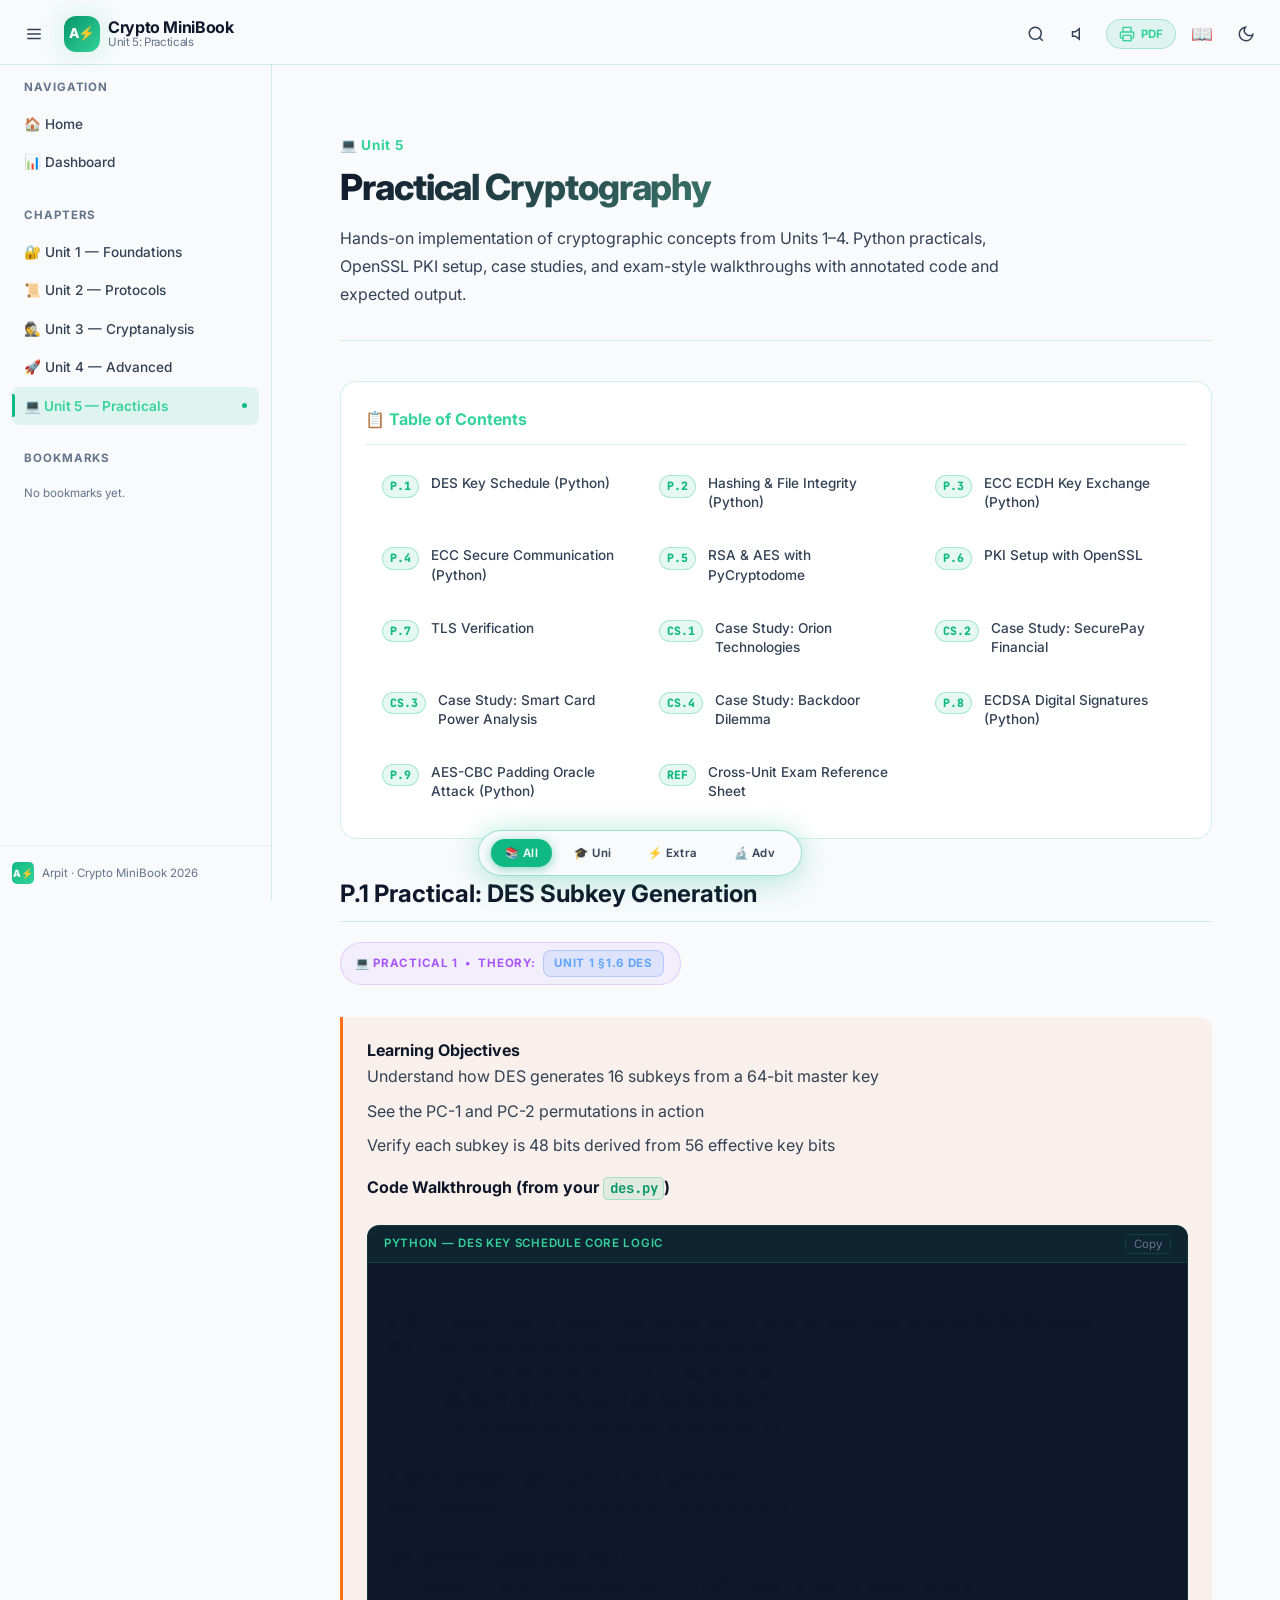
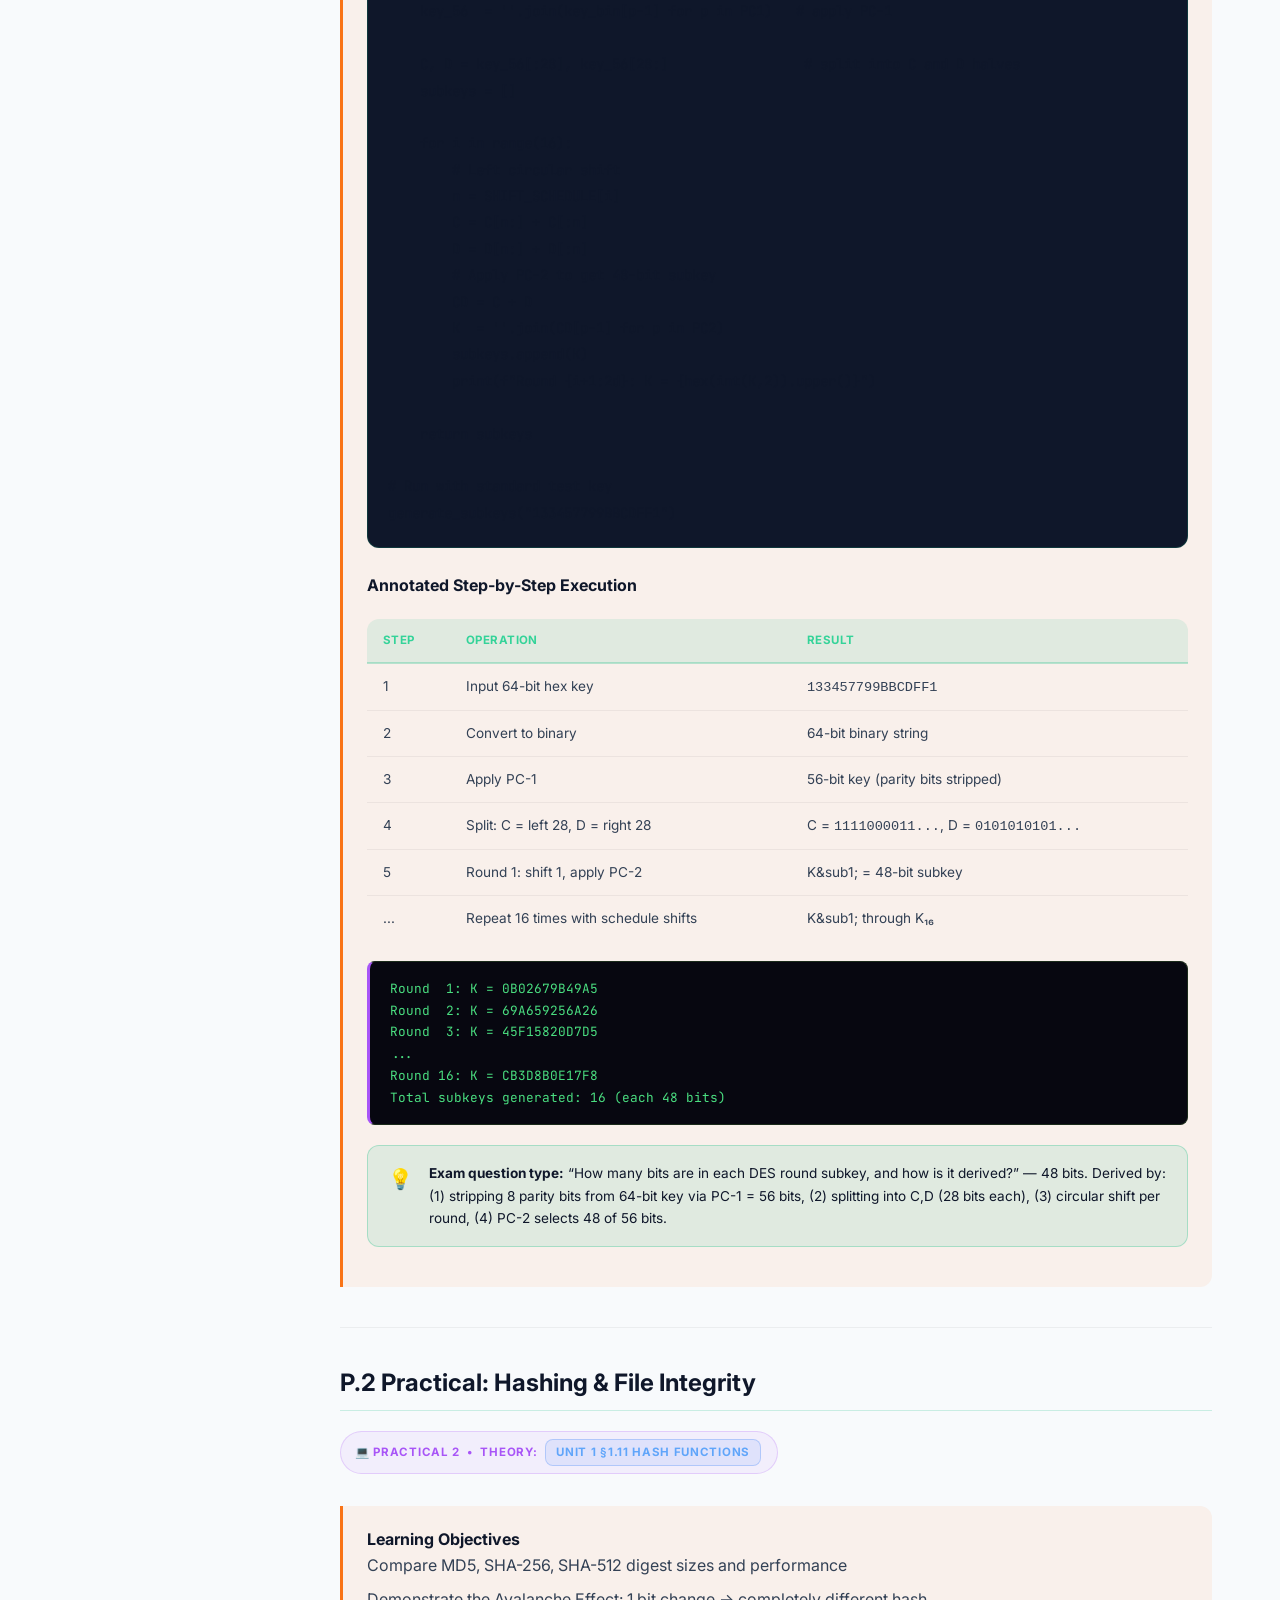
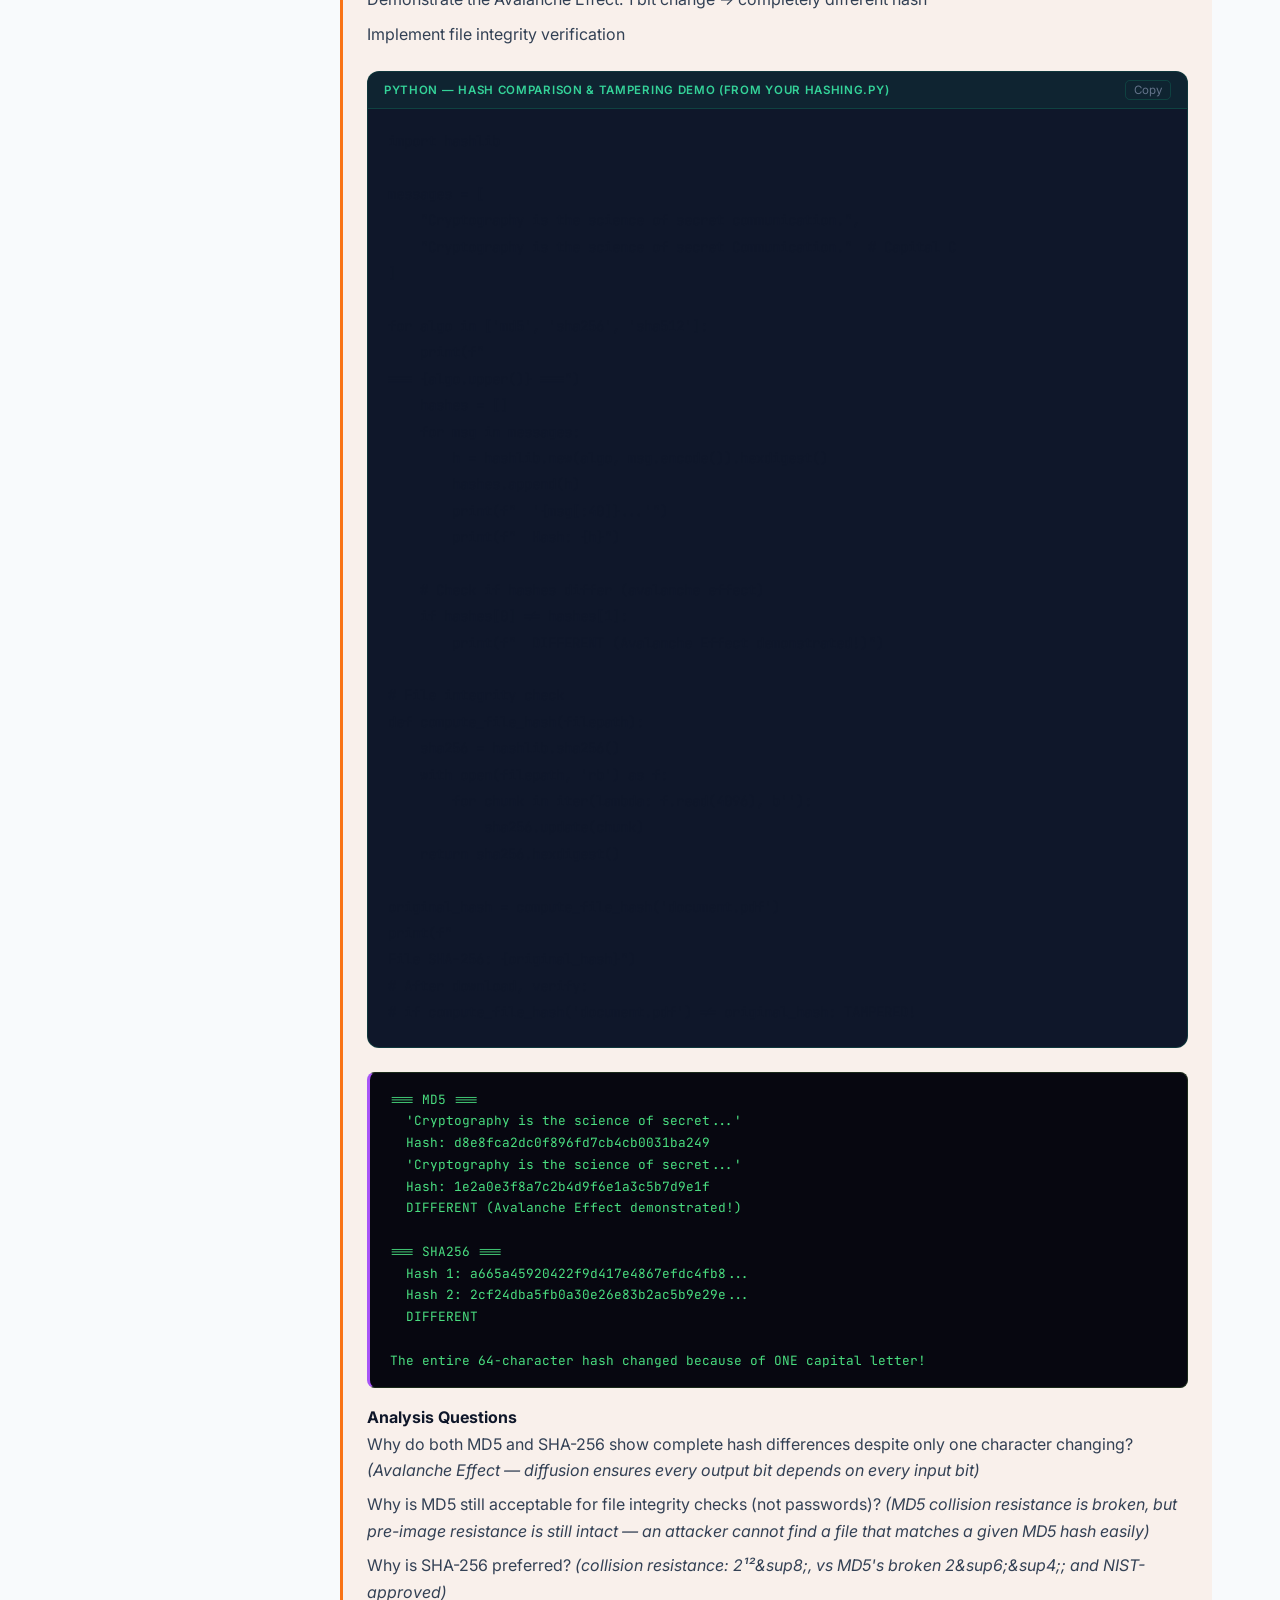
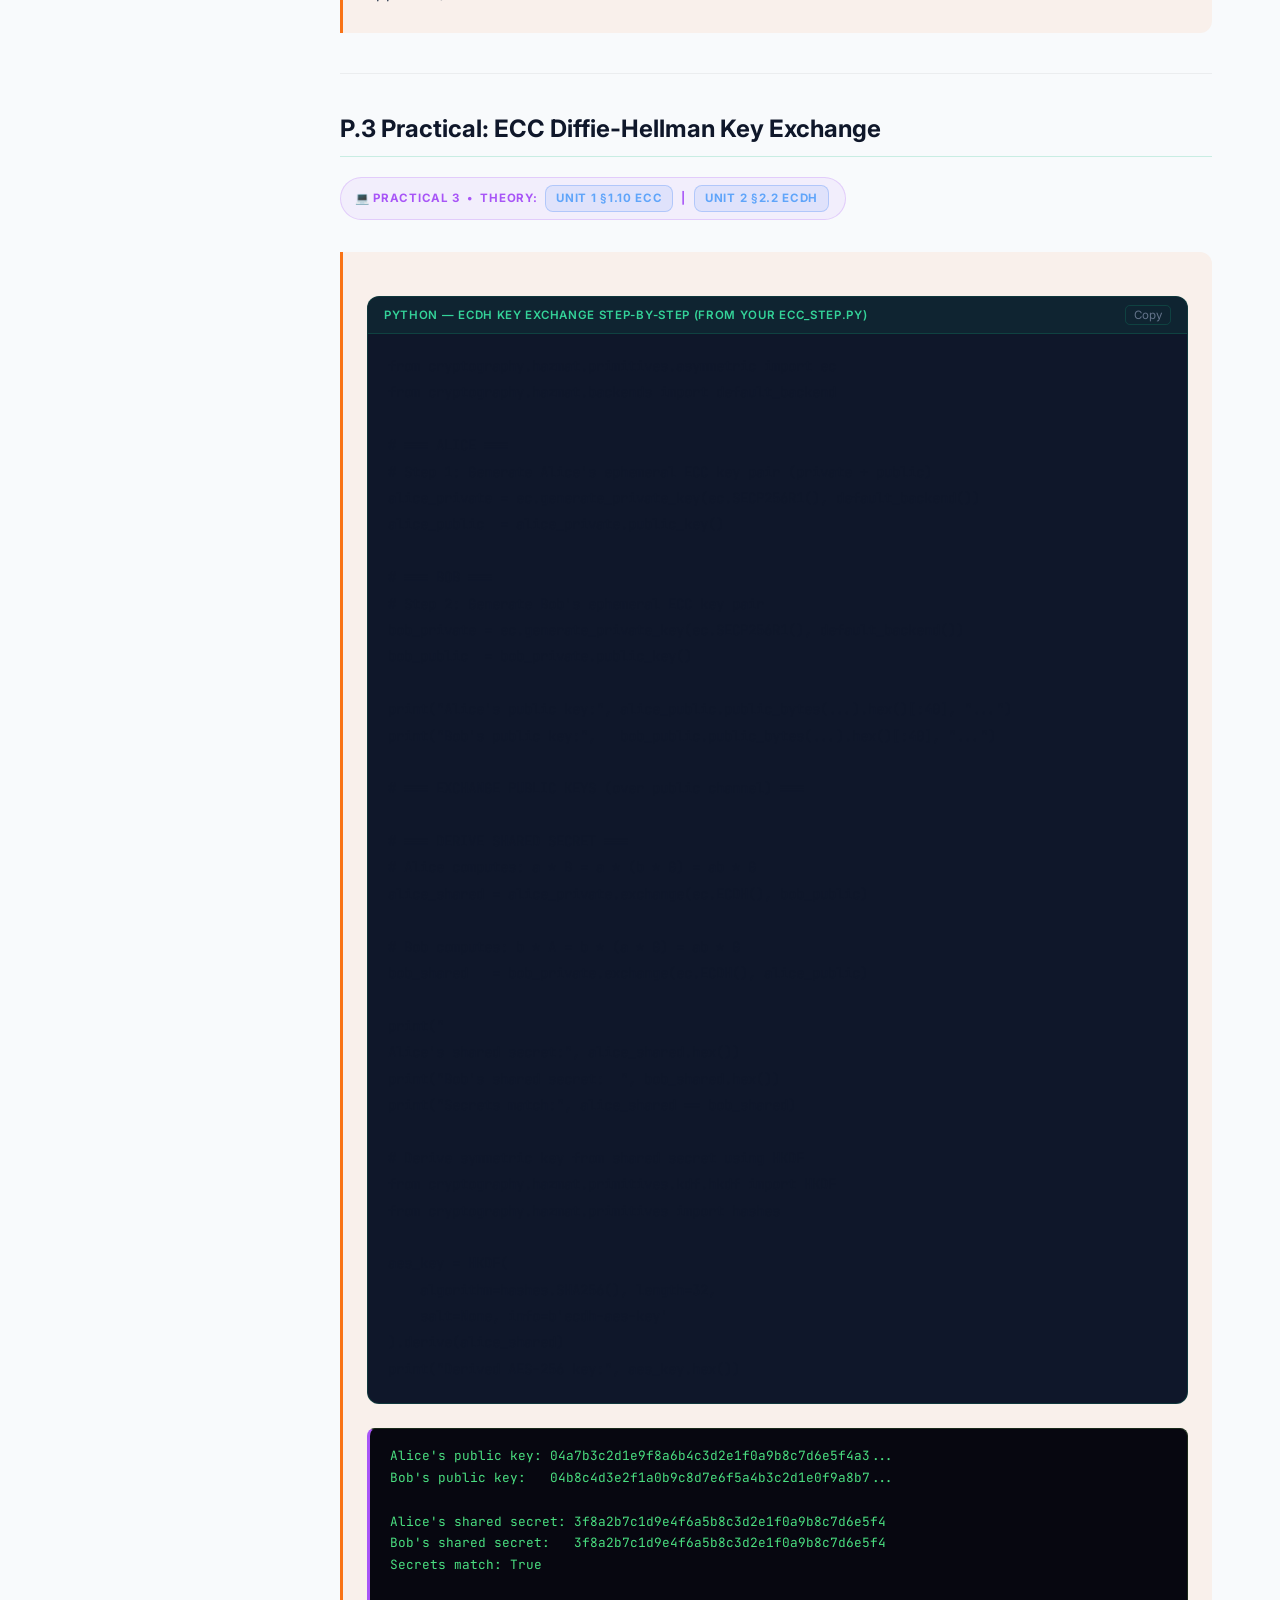
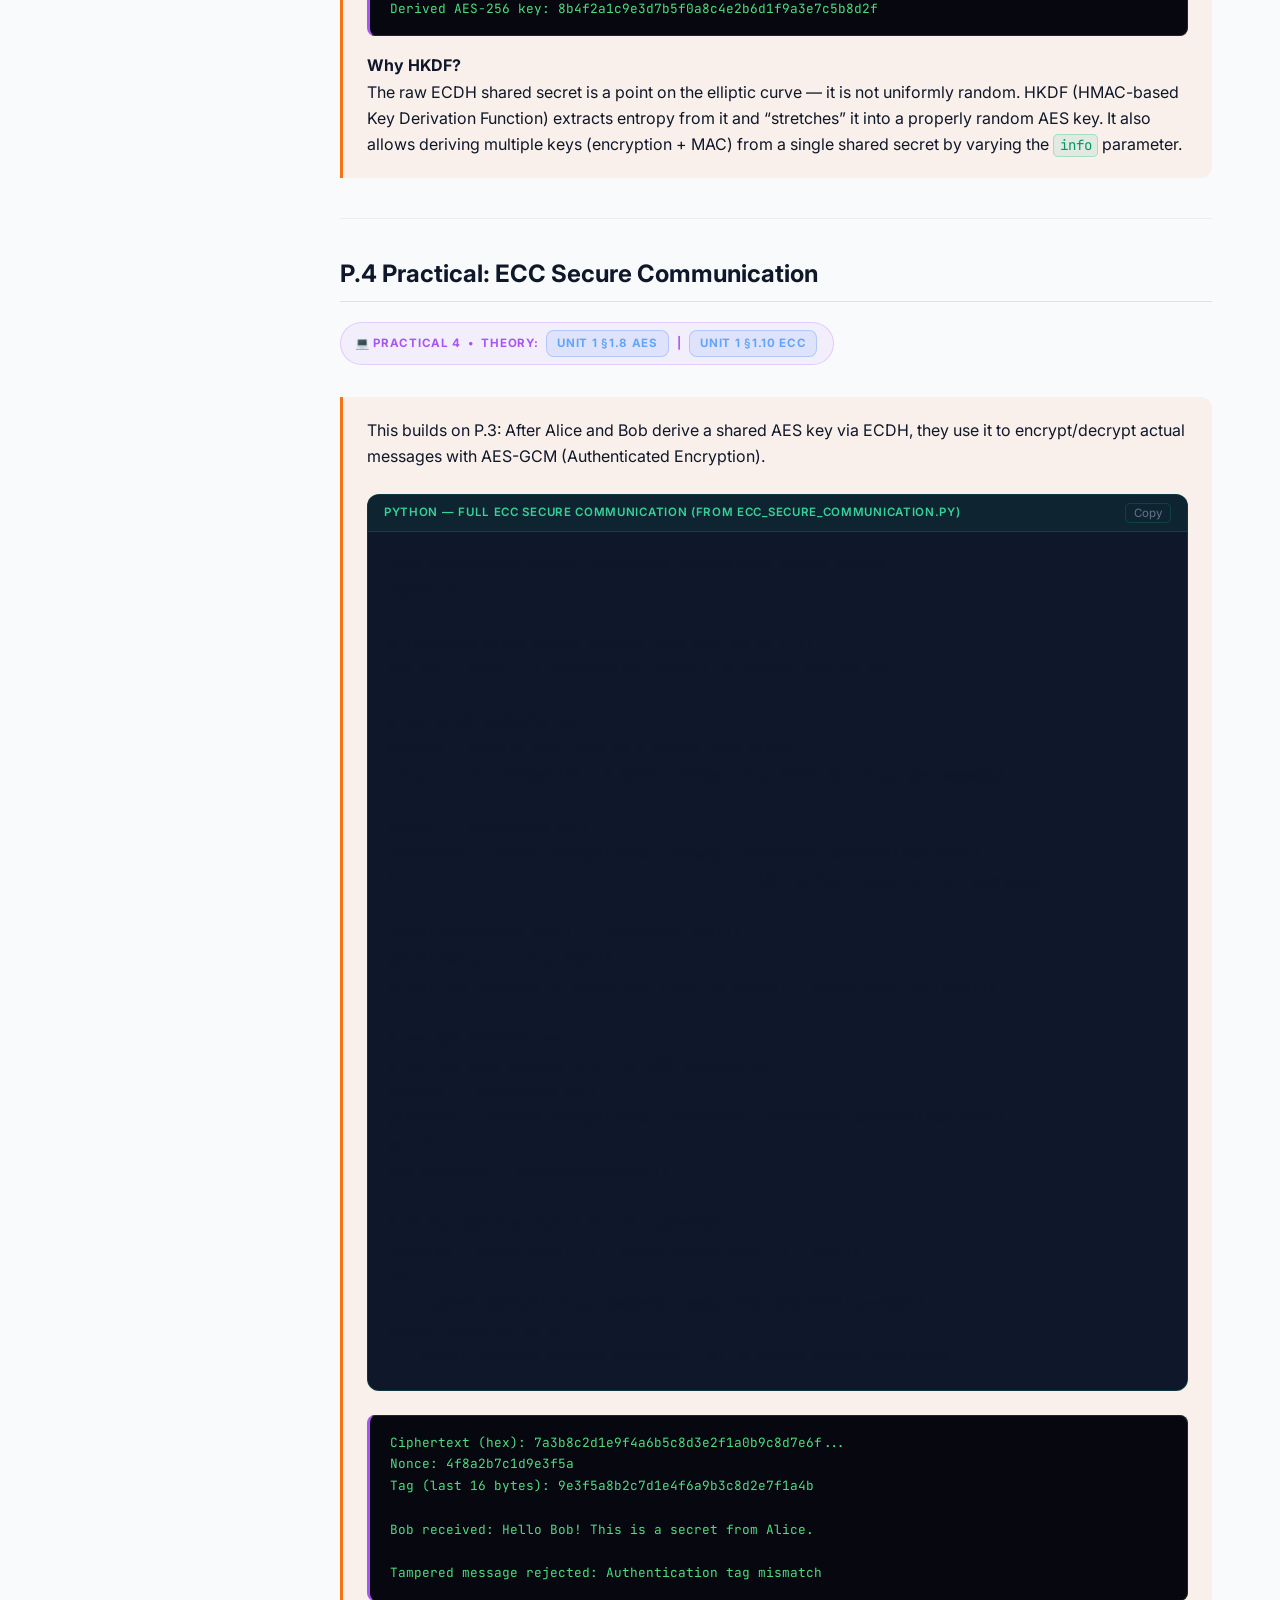
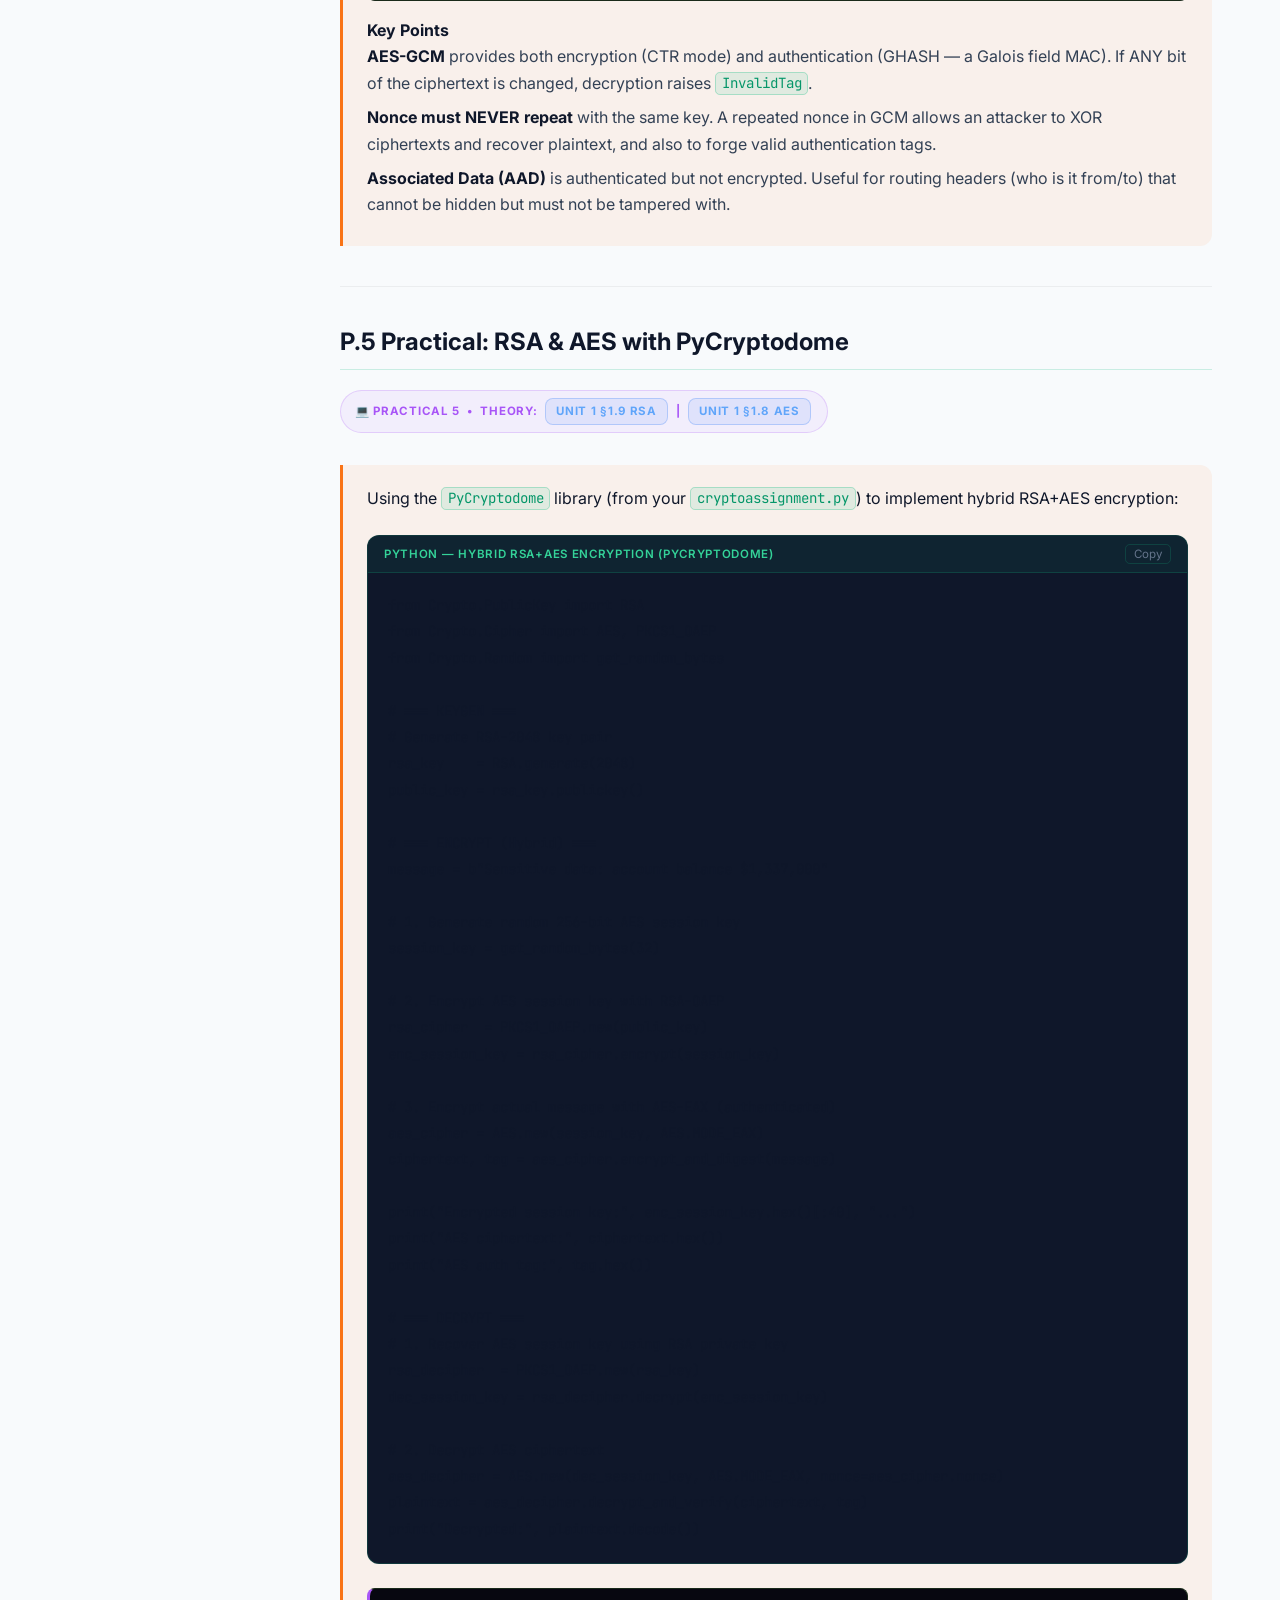
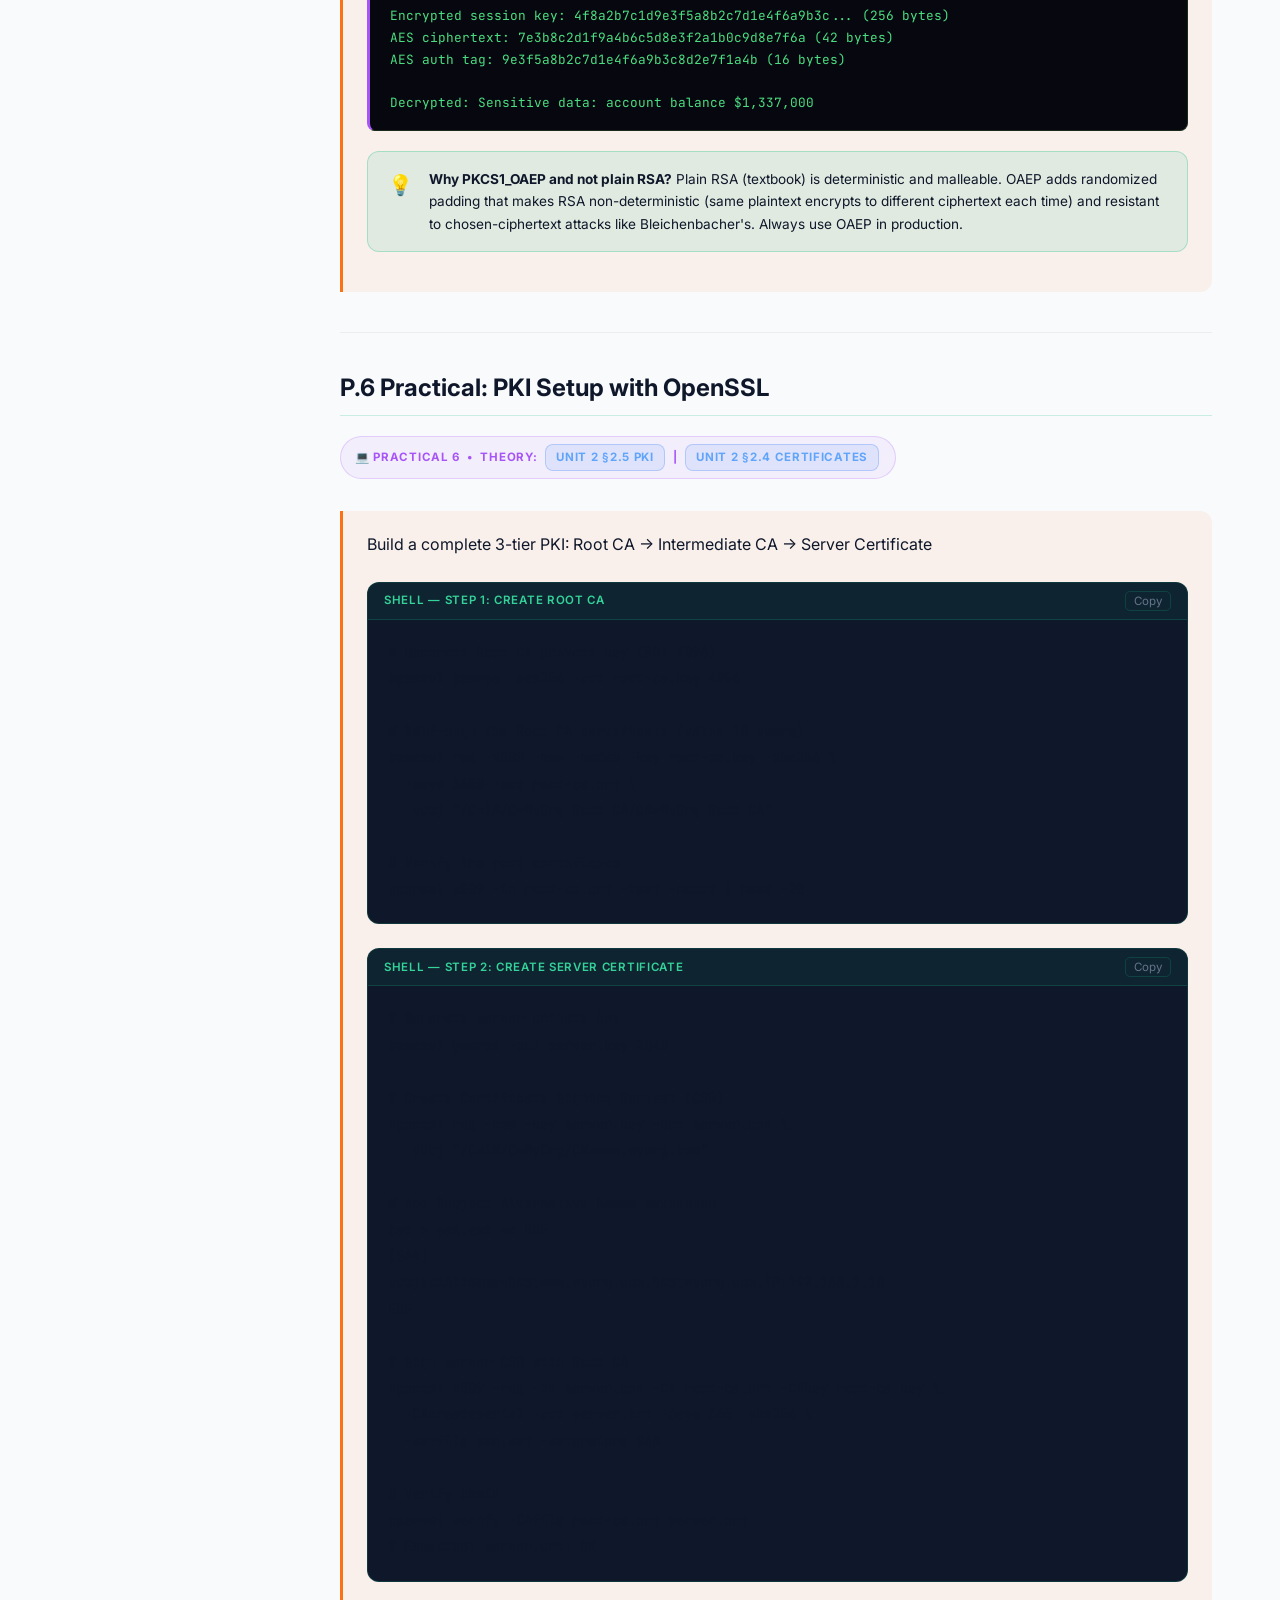
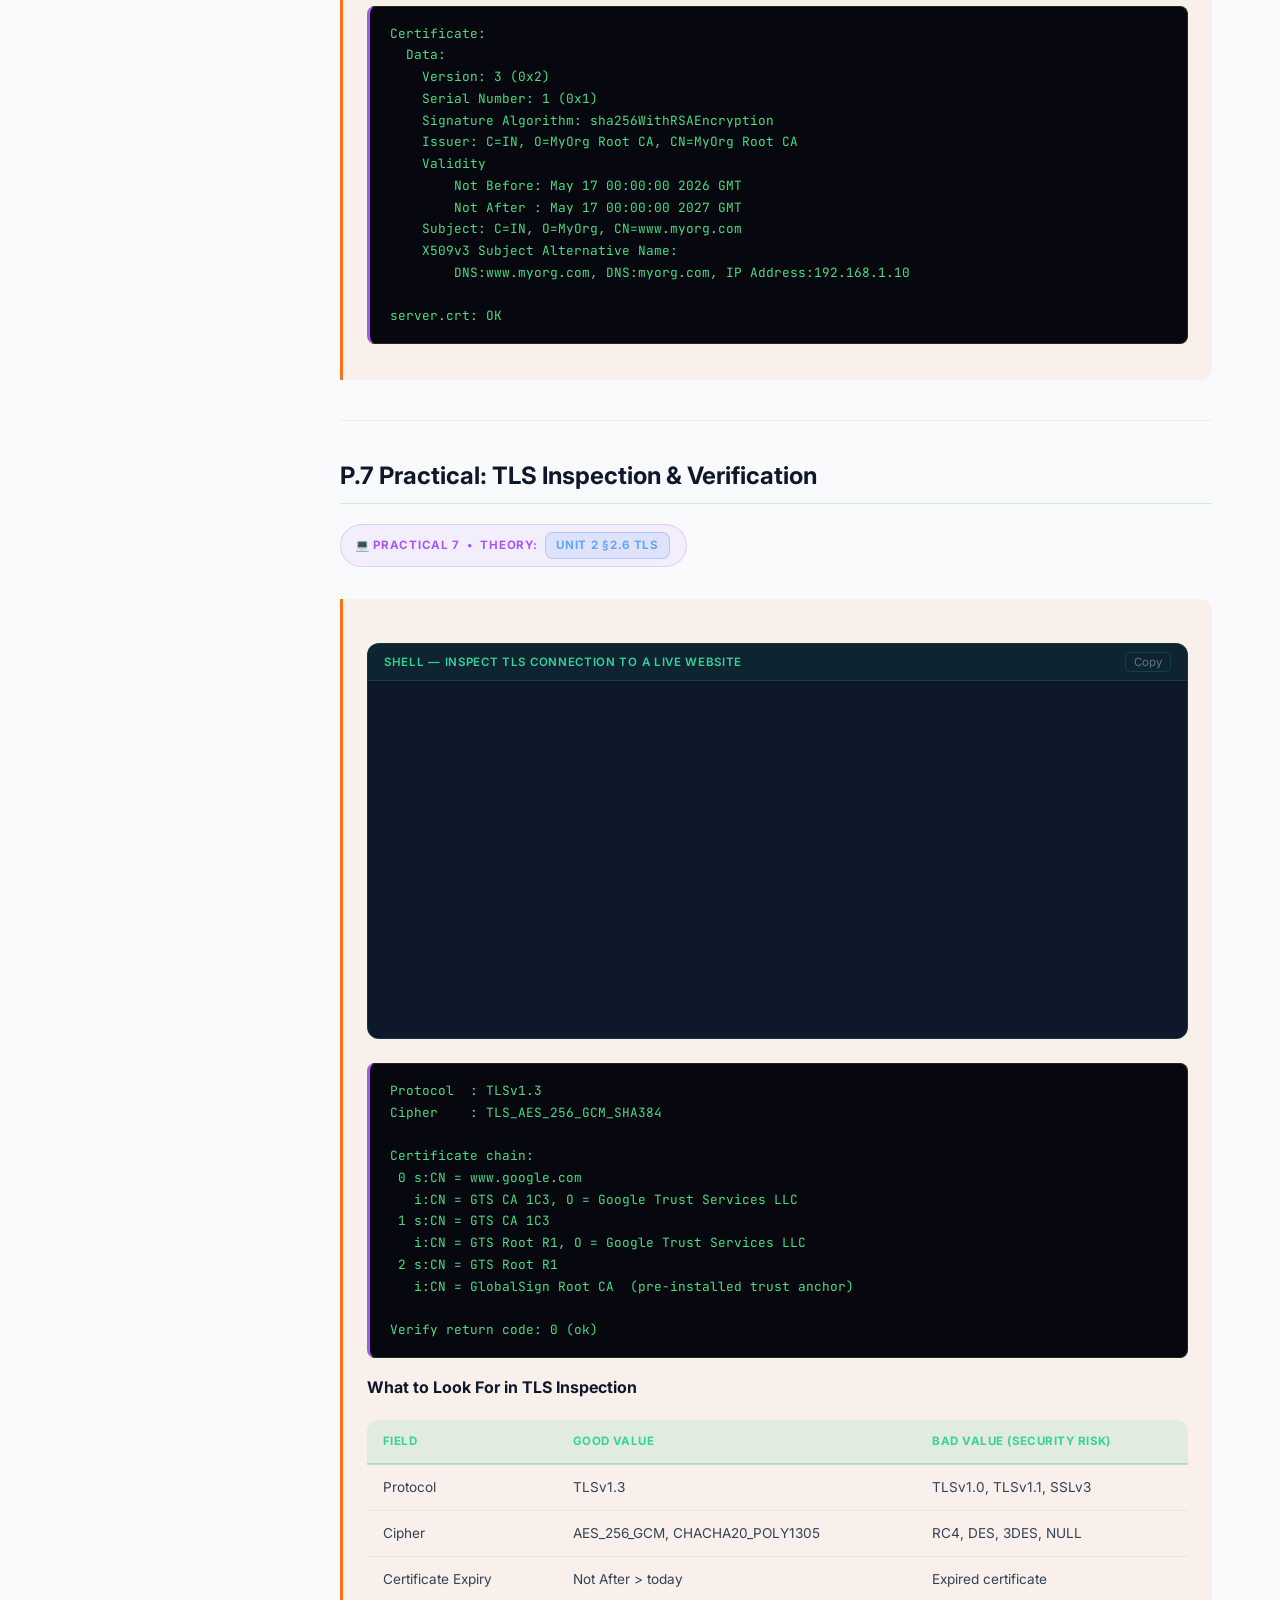
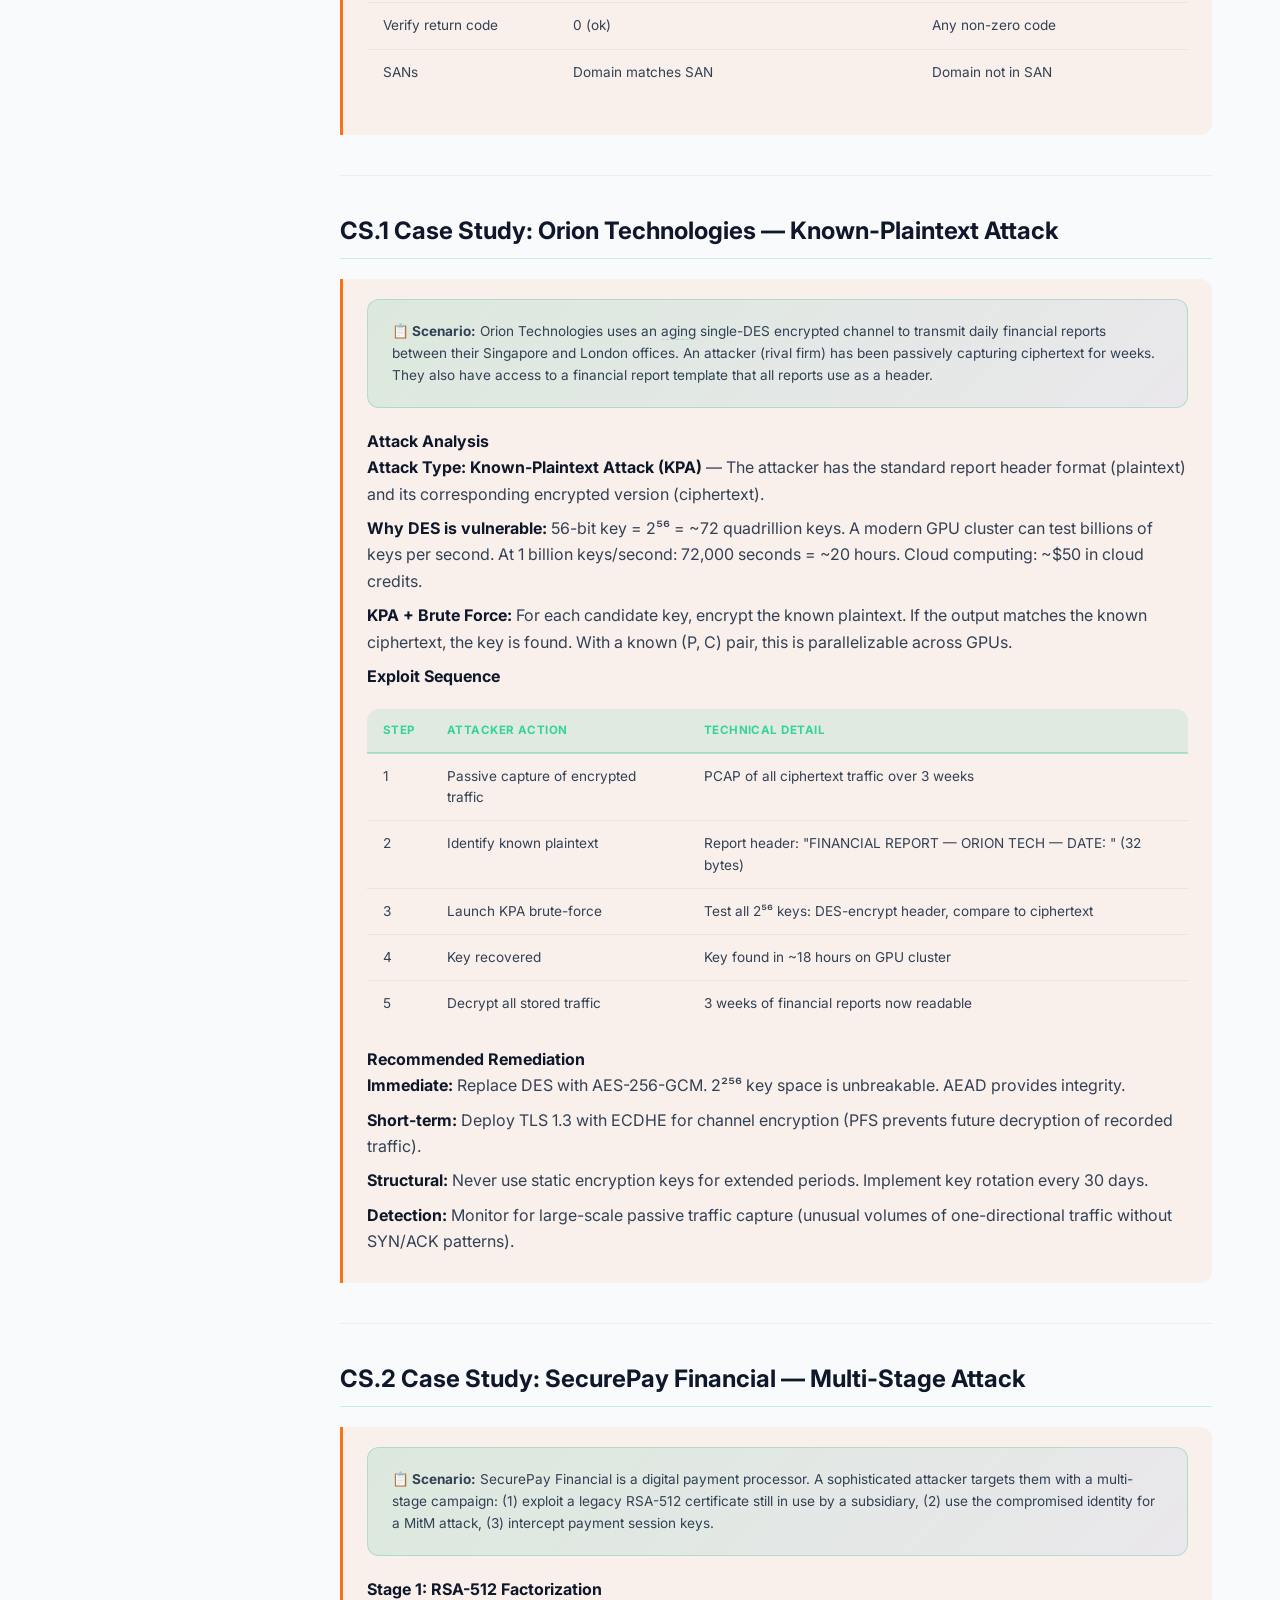
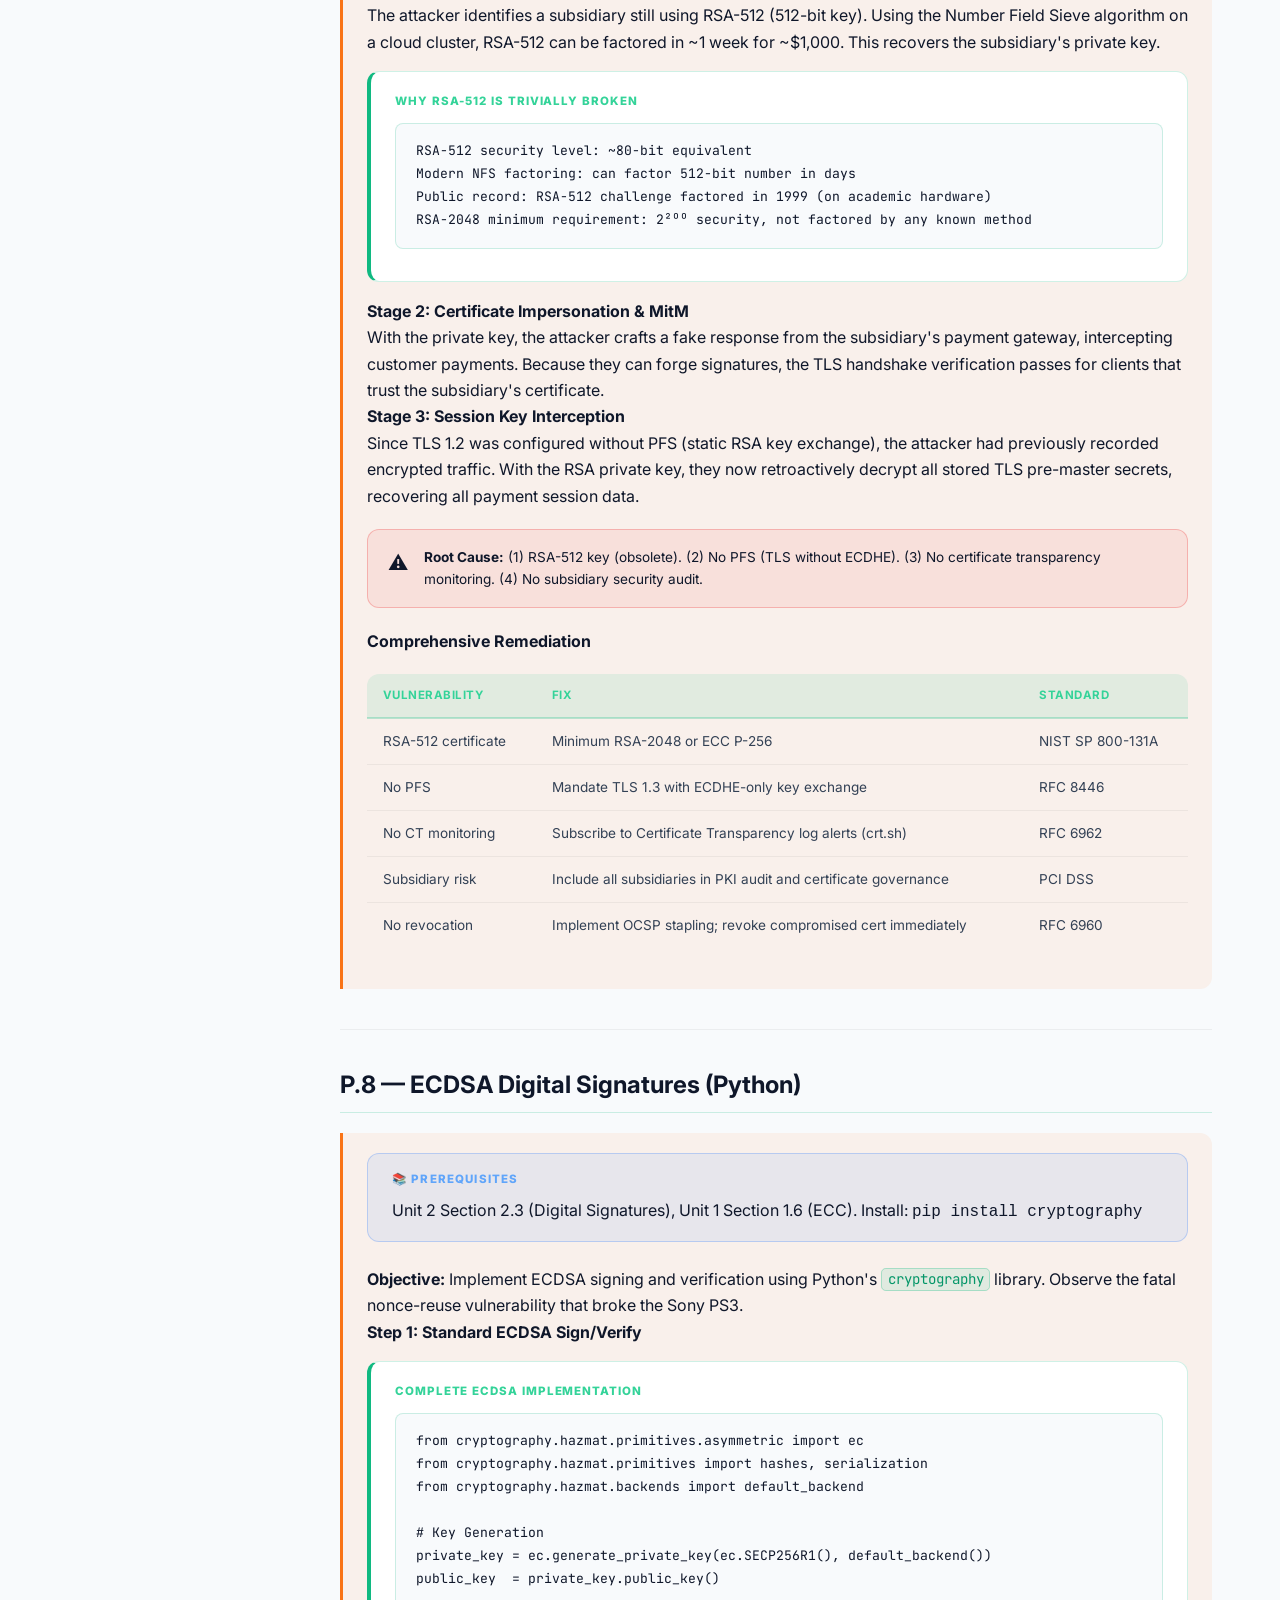
<file: chapters/unit5.html>
<!DOCTYPE html>
<html lang="en" data-theme="dark">
<head>
  <meta charset="UTF-8"><meta name="viewport" content="width=device-width,initial-scale=1">
  <meta name="author" content="Arpit">
  <title>Unit 5 — Practical Cryptography | Crypto MiniBook</title>
  <link rel="stylesheet" href="../assets/css/main.css">
  <link rel="stylesheet" href="../assets/css/components.css">
  <link rel="stylesheet" href="../assets/css/animations.css">
  <link rel="stylesheet" href="../assets/css/chapter.css">
  <link rel="stylesheet" href="../assets/css/timer.css">
  
</head>
<body>
<div id="progress-bar"></div>
<header id="main-header">
  <div class="header-left">
    <button id="sidebar-toggle" class="icon-btn"><svg viewBox="0 0 24 24" fill="none" stroke="currentColor" stroke-width="2"><line x1="3" y1="6" x2="21" y2="6"/><line x1="3" y1="12" x2="21" y2="12"/><line x1="3" y1="18" x2="21" y2="18"/></svg></button>
    <div class="brand-logo">
      <div class="brand-icon">A&#9889;</div>
      <div class="brand-text"><span class="main">Crypto MiniBook</span><span class="sub">Unit 5: Practicals</span></div>
    </div>
  </div>
  <span class="header-chapter-title"></span>
  <div class="header-right">
    <button id="search-btn" class="icon-btn"><svg viewBox="0 0 24 24" fill="none" stroke="currentColor" stroke-width="2"><circle cx="11" cy="11" r="8"/><path d="M21 21l-4.35-4.35"/></svg></button>
    <button id="tts-toggle" class="icon-btn"><svg viewBox="0 0 24 24" fill="none" stroke="currentColor" stroke-width="2"><polygon points="11 5 6 9 2 9 2 15 6 15 11 19 11 5"/></svg></button>
    <button id="print-btn"><svg viewBox="0 0 24 24" fill="none" stroke="currentColor" stroke-width="2" width="16" height="16"><polyline points="6 9 6 2 18 2 18 9"/><path d="M6 18H4a2 2 0 01-2-2v-5a2 2 0 012-2h16a2 2 0 012 2v5a2 2 0 01-2 2h-2"/><rect x="6" y="14" width="12" height="8"/></svg><span class="print-label">PDF</span></button>
    <button id="reading-mode-btn" class="icon-btn" aria-pressed="false">&#128214;</button>
    <button id="theme-toggle" class="icon-btn"></button>
  </div>
</header>
<div id="sidebar-overlay"></div>
<aside id="sidebar">
  <nav class="sidebar-nav">
    <div class="sidebar-section">
      <div class="sidebar-section-label">Navigation</div>
      <a href="../index.html" class="sidebar-link">&#127968; Home</a>
      <a href="../progress.html" class="sidebar-link">&#128202; Dashboard</a>
    </div>
    <div class="sidebar-section">
      <div class="sidebar-section-label">Chapters</div>
      <a href="unit1.html" class="sidebar-link">&#128272; Unit 1 &mdash; Foundations</a>
      <a href="unit2.html" class="sidebar-link">&#128220; Unit 2 &mdash; Protocols</a>
      <a href="unit3.html" class="sidebar-link">&#128373; Unit 3 &mdash; Cryptanalysis</a>
      <a href="unit4.html" class="sidebar-link">&#128640; Unit 4 &mdash; Advanced</a>
      <a href="unit5.html" class="sidebar-link active">&#128187; Unit 5 &mdash; Practicals</a>
    </div>
    <div class="sidebar-section"><div class="sidebar-section-label">Bookmarks</div><div id="bookmarks-list"></div></div>
  </nav>
  <div class="sidebar-footer"><div class="sidebar-brand-mark"><div class="mark">A&#9889;</div><span>Arpit &middot; Crypto MiniBook 2026</span></div></div>
</aside>
<main id="main-content">
<div class="content-inner">

  <div class="chapter-hero">
    <div class="chapter-num">&#128187; Unit 5</div>
    <h1 class="chapter-title">Practical Cryptography</h1>
    <p class="chapter-desc">Hands-on implementation of cryptographic concepts from Units 1&ndash;4. Python practicals, OpenSSL PKI setup, case studies, and exam-style walkthroughs with annotated code and expected output.</p>
  </div>

  <div class="toc-card">
    <h3>&#128203; Table of Contents</h3>
    <div class="toc-grid">
      <a href="#p1" class="toc-item"><span class="toc-num">P.1</span>DES Key Schedule (Python)</a>
      <a href="#p2" class="toc-item"><span class="toc-num">P.2</span>Hashing &amp; File Integrity (Python)</a>
      <a href="#p3" class="toc-item"><span class="toc-num">P.3</span>ECC ECDH Key Exchange (Python)</a>
      <a href="#p4" class="toc-item"><span class="toc-num">P.4</span>ECC Secure Communication (Python)</a>
      <a href="#p5" class="toc-item"><span class="toc-num">P.5</span>RSA &amp; AES with PyCryptodome</a>
      <a href="#p6" class="toc-item"><span class="toc-num">P.6</span>PKI Setup with OpenSSL</a>
      <a href="#p7" class="toc-item"><span class="toc-num">P.7</span>TLS Verification</a>
      <a href="#cs1" class="toc-item"><span class="toc-num">CS.1</span>Case Study: Orion Technologies</a>
      <a href="#cs2" class="toc-item"><span class="toc-num">CS.2</span>Case Study: SecurePay Financial</a>
      <a href="#cs3" class="toc-item"><span class="toc-num">CS.3</span>Case Study: Smart Card Power Analysis</a>
      <a href="#cs4" class="toc-item"><span class="toc-num">CS.4</span>Case Study: Backdoor Dilemma</a>

      <a href="#p8" class="toc-item"><span class="toc-num">P.8</span>ECDSA Digital Signatures (Python)</a>
      <a href="#p9" class="toc-item"><span class="toc-num">P.9</span>AES-CBC Padding Oracle Attack (Python)</a>
      <a href="#exam-ref" class="toc-item"><span class="toc-num">REF</span>Cross-Unit Exam Reference Sheet</a>
    </div>
  </div>

  <!-- P.1 DES -->
  <section id="p1" data-search-section="DES key schedule subkey generation PC1 PC2 python practical">
    <div class="section-heading">
      <h2 class="prose">P.1 Practical: DES Subkey Generation
        <button class="bookmark-btn" data-id="p1" data-label="P.1 DES Key Schedule">&#128278;</button>
      </h2>
    </div>
    <div class="practical-badge">&#128187; Practical 1 &nbsp;&bull;&nbsp; Theory: <a href="unit1.html#s-des" class="theory-link">Unit 1 &sect;1.6 DES</a></div>
    <div class="mode-uni">
      <h3 class="prose">Learning Objectives</h3>
      <ul class="prose">
        <li>Understand how DES generates 16 subkeys from a 64-bit master key</li>
        <li>See the PC-1 and PC-2 permutations in action</li>
        <li>Verify each subkey is 48 bits derived from 56 effective key bits</li>
      </ul>
      <h3 class="prose" style="margin-top:16px">Code Walkthrough (from your <code>des.py</code>)</h3>
      <div class="code-block">
        <div class="code-header"><span class="code-lang">Python &mdash; DES Key Schedule Core Logic</span><button class="code-copy">Copy</button></div>
        <pre><code>
# PC-1: 64-bit key -> 56-bit key (drops parity bits at positions 8,16,24,32,40,48,56,64)
PC1 = [57,49,41,33,25,17,9, 1,58,50,42,34,26,18,
       10, 2,59,51,43,35,27,19,11, 3,60,52,44,36,
       63,55,47,39,31,23,15, 7,62,54,46,38,30,22,
       14, 6,61,53,45,37,29,21,13, 5,28,20,12, 4]

# Shift schedule per round: 1 or 2 positions
SHIFT_SCHEDULE = [1,1,2,2,2,2,2,2,1,2,2,2,2,2,2,1]

def generate_subkeys(key_hex):
    key_bin = bin(int(key_hex, 16))[2:].zfill(64)  # hex -> 64-bit binary
    key_56  = ''.join(key_bin[p-1] for p in PC1)   # apply PC-1

    C, D = key_56[:28], key_56[28:]                 # split into C and D halves
    subkeys = []

    for i in range(16):
        # Left circular shift
        n = SHIFT_SCHEDULE[i]
        C = C[n:] + C[:n]
        D = D[n:] + D[:n]
        # Apply PC-2 to get 48-bit subkey
        CD = C + D
        K  = ''.join(CD[p-1] for p in PC2)
        subkeys.append(K)
        print(f"Round {i+1:2d}: K = {hex(int(K,2)).upper()}")

    return subkeys

# Run with standard test key
generate_subkeys("133457799BBCDFF1")</code></pre>
      </div>
      <h3 class="prose" style="margin-top:16px">Annotated Step-by-Step Execution</h3>
      <table class="data-table reveal">
        <thead><tr><th>Step</th><th>Operation</th><th>Result</th></tr></thead>
        <tbody>
          <tr><td>1</td><td>Input 64-bit hex key</td><td><code>133457799BBCDFF1</code></td></tr>
          <tr><td>2</td><td>Convert to binary</td><td>64-bit binary string</td></tr>
          <tr><td>3</td><td>Apply PC-1</td><td>56-bit key (parity bits stripped)</td></tr>
          <tr><td>4</td><td>Split: C = left 28, D = right 28</td><td>C = <code>1111000011...</code>, D = <code>0101010101...</code></td></tr>
          <tr><td>5</td><td>Round 1: shift 1, apply PC-2</td><td>K&sub1; = 48-bit subkey</td></tr>
          <tr><td>...</td><td>Repeat 16 times with schedule shifts</td><td>K&sub1; through K&#x2081;&#x2086;</td></tr>
        </tbody>
      </table>
      <div class="output-box">Round  1: K = 0B02679B49A5
Round  2: K = 69A659256A26
Round  3: K = 45F15820D7D5
...
Round 16: K = CB3D8B0E17F8
Total subkeys generated: 16 (each 48 bits)</div>
      <div class="callout tip">
        <span class="callout-icon">&#128161;</span>
        <div><strong>Exam question type:</strong> &ldquo;How many bits are in each DES round subkey, and how is it derived?&rdquo; &mdash; 48 bits. Derived by: (1) stripping 8 parity bits from 64-bit key via PC-1 = 56 bits, (2) splitting into C,D (28 bits each), (3) circular shift per round, (4) PC-2 selects 48 of 56 bits.</div>
      </div>
    </div>
  </section>
  <hr class="section-hr">

  <!-- P.2 HASHING -->
  <section id="p2" data-search-section="hashing MD5 SHA256 SHA512 file integrity tampering Python practical">
    <div class="section-heading">
      <h2 class="prose">P.2 Practical: Hashing &amp; File Integrity
        <button class="bookmark-btn" data-id="p2" data-label="P.2 Hashing">&#128278;</button>
      </h2>
    </div>
    <div class="practical-badge">&#128187; Practical 2 &nbsp;&bull;&nbsp; Theory: <a href="unit1.html#s-hash" class="theory-link">Unit 1 &sect;1.11 Hash Functions</a></div>
    <div class="mode-uni">
      <h3 class="prose">Learning Objectives</h3>
      <ul class="prose">
        <li>Compare MD5, SHA-256, SHA-512 digest sizes and performance</li>
        <li>Demonstrate the Avalanche Effect: 1 bit change &rarr; completely different hash</li>
        <li>Implement file integrity verification</li>
      </ul>
      <div class="code-block">
        <div class="code-header"><span class="code-lang">Python &mdash; Hash Comparison & Tampering Demo (from your hashing.py)</span><button class="code-copy">Copy</button></div>
        <pre><code>import hashlib

messages = [
    "Cryptography is the science of secret communication.",
    "Cryptography is the science of secret Communication."  # Capital C
]

for algo in ['md5', 'sha256', 'sha512']:
    print(f"
=== {algo.upper()} ===")
    hashes = []
    for msg in messages:
        h = hashlib.new(algo, msg.encode()).hexdigest()
        hashes.append(h)
        print(f"  '{msg[:40]}...'")
        print(f"  Hash: {h}")

    # Check if hashes differ (avalanche effect)
    if hashes[0] != hashes[1]:
        print(f"  DIFFERENT (Avalanche Effect demonstrated!)")

# File integrity check
def compute_file_hash(filepath):
    sha256 = hashlib.sha256()
    with open(filepath, 'rb') as f:
        for chunk in iter(lambda: f.read(4096), b''):
            sha256.update(chunk)
    return sha256.hexdigest()

original_hash = compute_file_hash('document.pdf')
print(f"
File SHA-256: {original_hash}")
# After download, verify:
# if compute_file_hash('document.pdf') != original_hash: TAMPERED!</code></pre>
      </div>
      <div class="output-box">=== MD5 ===
  'Cryptography is the science of secret...'
  Hash: d8e8fca2dc0f896fd7cb4cb0031ba249
  'Cryptography is the science of secret...'
  Hash: 1e2a0e3f8a7c2b4d9f6e1a3c5b7d9e1f
  DIFFERENT (Avalanche Effect demonstrated!)

=== SHA256 ===
  Hash 1: a665a45920422f9d417e4867efdc4fb8...
  Hash 2: 2cf24dba5fb0a30e26e83b2ac5b9e29e...
  DIFFERENT

The entire 64-character hash changed because of ONE capital letter!</div>
      <h3 class="prose" style="margin-top:16px">Analysis Questions</h3>
      <ol class="prose">
        <li>Why do both MD5 and SHA-256 show complete hash differences despite only one character changing? <em>(Avalanche Effect &mdash; diffusion ensures every output bit depends on every input bit)</em></li>
        <li>Why is MD5 still acceptable for file integrity checks (not passwords)? <em>(MD5 collision resistance is broken, but pre-image resistance is still intact &mdash; an attacker cannot find a file that matches a given MD5 hash easily)</em></li>
        <li>Why is SHA-256 preferred? <em>(collision resistance: 2&sup1;&sup2;&sup8;, vs MD5&apos;s broken 2&sup6;&sup4;; and NIST-approved)</em></li>
      </ol>
    </div>
  </section>
  <hr class="section-hr">

  <!-- P.3 ECC ECDH -->
  <section id="p3" data-search-section="ECC ECDH key exchange Python cryptography curve P-256 practical">
    <div class="section-heading">
      <h2 class="prose">P.3 Practical: ECC Diffie-Hellman Key Exchange
        <button class="bookmark-btn" data-id="p3" data-label="P.3 ECDH">&#128278;</button>
      </h2>
    </div>
    <div class="practical-badge">&#128187; Practical 3 &nbsp;&bull;&nbsp; Theory: <a href="unit1.html#s-ecc" class="theory-link">Unit 1 &sect;1.10 ECC</a> | <a href="unit2.html#s-ecdh" class="theory-link">Unit 2 &sect;2.2 ECDH</a></div>
    <div class="mode-uni">
      <div class="code-block">
        <div class="code-header"><span class="code-lang">Python &mdash; ECDH Key Exchange Step-by-Step (from your ecc_step.py)</span><button class="code-copy">Copy</button></div>
        <pre><code>from cryptography.hazmat.primitives.asymmetric import ec
from cryptography.hazmat.backends import default_backend

# === ALICE ===
# Step 1: Generate Alice's ephemeral ECC key pair (private + public)
alice_private = ec.generate_private_key(ec.SECP256R1(), default_backend())
alice_public  = alice_private.public_key()

# === BOB ===
# Step 2: Generate Bob's ephemeral ECC key pair
bob_private = ec.generate_private_key(ec.SECP256R1(), default_backend())
bob_public  = bob_private.public_key()

print("Alice's public key:", alice_public.public_bytes(...).hex()[:40], "...")
print("Bob's public key:",   bob_public.public_bytes(...).hex()[:40], "...")

# === EXCHANGE PUBLIC KEYS (over public channel) ===

# === DERIVE SHARED SECRET ===
# Alice computes: a * B = a * (b * G) = ab * G
alice_shared = alice_private.exchange(ec.ECDH(), bob_public)

# Bob computes: b * A = b * (a * G) = ab * G
bob_shared   = bob_private.exchange(ec.ECDH(), alice_public)

print("
Alice's shared secret:", alice_shared.hex())
print("Bob's shared secret:  ", bob_shared.hex())
print("Secrets match:", alice_shared == bob_shared)

# Derive symmetric key from shared secret using HKDF
from cryptography.hazmat.primitives.kdf.hkdf import HKDF
from cryptography.hazmat.primitives import hashes

aes_key = HKDF(
    algorithm=hashes.SHA256(), length=32,
    salt=None, info=b'ecdh-aes-key'
).derive(alice_shared)
print("Derived AES-256 key:", aes_key.hex())</code></pre>
      </div>
      <div class="output-box">Alice's public key: 04a7b3c2d1e9f8a6b4c3d2e1f0a9b8c7d6e5f4a3...
Bob's public key:   04b8c4d3e2f1a0b9c8d7e6f5a4b3c2d1e0f9a8b7...

Alice's shared secret: 3f8a2b7c1d9e4f6a5b8c3d2e1f0a9b8c7d6e5f4
Bob's shared secret:   3f8a2b7c1d9e4f6a5b8c3d2e1f0a9b8c7d6e5f4
Secrets match: True

Derived AES-256 key: 8b4f2a1c9e3d7b5f0a8c4e2b6d1f9a3e7c5b8d2f</div>
      <h3 class="prose" style="margin-top:16px">Why HKDF?</h3>
      <p class="prose">The raw ECDH shared secret is a point on the elliptic curve &mdash; it is not uniformly random. HKDF (HMAC-based Key Derivation Function) extracts entropy from it and &ldquo;stretches&rdquo; it into a properly random AES key. It also allows deriving multiple keys (encryption + MAC) from a single shared secret by varying the <code>info</code> parameter.</p>
    </div>
  </section>
  <hr class="section-hr">

  <!-- P.4 ECC SECURE COMM -->
  <section id="p4" data-search-section="ECC secure communication AES encryption decryption Python practical">
    <div class="section-heading">
      <h2 class="prose">P.4 Practical: ECC Secure Communication
        <button class="bookmark-btn" data-id="p4" data-label="P.4 ECC Secure Comm">&#128278;</button>
      </h2>
    </div>
    <div class="practical-badge">&#128187; Practical 4 &nbsp;&bull;&nbsp; Theory: <a href="unit1.html#s-aes" class="theory-link">Unit 1 &sect;1.8 AES</a> | <a href="unit1.html#s-ecc" class="theory-link">Unit 1 &sect;1.10 ECC</a></div>
    <div class="mode-uni">
      <p class="prose">This builds on P.3: After Alice and Bob derive a shared AES key via ECDH, they use it to encrypt/decrypt actual messages with AES-GCM (Authenticated Encryption).</p>
      <div class="code-block">
        <div class="code-header"><span class="code-lang">Python &mdash; Full ECC Secure Communication (from ecc_secure_communication.py)</span><button class="code-copy">Copy</button></div>
        <pre><code>from cryptography.hazmat.primitives.ciphers.aead import AESGCM
import os

# [Assuming alice_shared derived from ECDH as in P.3]
aes_key = HKDF(...).derive(alice_shared)  # 32-byte AES-256 key

# === ALICE ENCRYPTS ===
message = b"Hello Bob! This is a secret from Alice."
nonce   = os.urandom(12)   # 96-bit random nonce (MUST be unique per message)

cipher  = AESGCM(aes_key)
ciphertext = cipher.encrypt(nonce, message, associated_data=b"Alice->Bob")
#                                           ^ AAD: authenticated but not encrypted

print("Ciphertext (hex):", ciphertext.hex())
print("Nonce:", nonce.hex())
print("Tag included in ciphertext (last 16 bytes):", ciphertext[-16:].hex())

# === BOB DECRYPTS ===
# Bob has same aes_key from his ECDH computation
cipher2  = AESGCM(aes_key)
plaintext = cipher2.decrypt(nonce, ciphertext, associated_data=b"Alice->Bob")
print("
Bob received:", plaintext.decode())

# If Eve modifies even 1 bit of ciphertext:
tampered = ciphertext[:-1] + bytes([ciphertext[-1] ^ 0x01])
try:
    cipher2.decrypt(nonce, tampered, associated_data=b"Alice->Bob")
except Exception as e:
    print("Tampered message rejected:", e)  # AESGCM raises InvalidTag</code></pre>
      </div>
      <div class="output-box">Ciphertext (hex): 7a3b8c2d1e9f4a6b5c8d3e2f1a0b9c8d7e6f...
Nonce: 4f8a2b7c1d9e3f5a
Tag (last 16 bytes): 9e3f5a8b2c7d1e4f6a9b3c8d2e7f1a4b

Bob received: Hello Bob! This is a secret from Alice.

Tampered message rejected: Authentication tag mismatch</div>
      <h3 class="prose" style="margin-top:16px">Key Points</h3>
      <ul class="prose">
        <li><strong>AES-GCM</strong> provides both encryption (CTR mode) and authentication (GHASH &mdash; a Galois field MAC). If ANY bit of the ciphertext is changed, decryption raises <code>InvalidTag</code>.</li>
        <li><strong>Nonce must NEVER repeat</strong> with the same key. A repeated nonce in GCM allows an attacker to XOR ciphertexts and recover plaintext, and also to forge valid authentication tags.</li>
        <li><strong>Associated Data (AAD)</strong> is authenticated but not encrypted. Useful for routing headers (who is it from/to) that cannot be hidden but must not be tampered with.</li>
      </ul>
    </div>
  </section>
  <hr class="section-hr">

  <!-- P.5 RSA AES LIBRARY -->
  <section id="p5" data-search-section="RSA AES PyCryptodome cryptoassignment Python library practical">
    <div class="section-heading">
      <h2 class="prose">P.5 Practical: RSA &amp; AES with PyCryptodome
        <button class="bookmark-btn" data-id="p5" data-label="P.5 PyCryptodome">&#128278;</button>
      </h2>
    </div>
    <div class="practical-badge">&#128187; Practical 5 &nbsp;&bull;&nbsp; Theory: <a href="unit1.html#s-rsa" class="theory-link">Unit 1 &sect;1.9 RSA</a> | <a href="unit1.html#s-aes" class="theory-link">Unit 1 &sect;1.8 AES</a></div>
    <div class="mode-uni">
      <p class="prose">Using the <code>PyCryptodome</code> library (from your <code>cryptoassignment.py</code>) to implement hybrid RSA+AES encryption:</p>
      <div class="code-block">
        <div class="code-header"><span class="code-lang">Python &mdash; Hybrid RSA+AES Encryption (PyCryptodome)</span><button class="code-copy">Copy</button></div>
        <pre><code>from Crypto.PublicKey import RSA
from Crypto.Cipher import AES, PKCS1_OAEP
from Crypto.Random import get_random_bytes

# === KEYGEN ===
# Generate RSA-2048 key pair
rsa_key    = RSA.generate(2048)
public_key = rsa_key.publickey()

# === ENCRYPT (Hybrid) ===
message = b"Sensitive data: account balance $1,337,000"

# 1. Generate random 256-bit AES session key
session_key = get_random_bytes(32)

# 2. Encrypt AES session key with RSA-OAEP
rsa_cipher  = PKCS1_OAEP.new(public_key)
enc_session_key = rsa_cipher.encrypt(session_key)

# 3. Encrypt actual message with AES-EAX (authenticated)
aes_cipher = AES.new(session_key, AES.MODE_EAX)
ciphertext, tag = aes_cipher.encrypt_and_digest(message)

print("Encrypted session key:", enc_session_key.hex()[:40], "...")
print("AES ciphertext:", ciphertext.hex())
print("AES auth tag:", tag.hex())

# === DECRYPT ===
# 1. Recover AES session key using RSA private key
rsa_decipher  = PKCS1_OAEP.new(rsa_key)
dec_session_key = rsa_decipher.decrypt(enc_session_key)

# 2. Decrypt AES ciphertext
aes_decipher = AES.new(dec_session_key, AES.MODE_EAX, nonce=aes_cipher.nonce)
plaintext = aes_decipher.decrypt_and_verify(ciphertext, tag)
print("Decrypted:", plaintext.decode())</code></pre>
      </div>
      <div class="output-box">Encrypted session key: 4f8a2b7c1d9e3f5a8b2c7d1e4f6a9b3c... (256 bytes)
AES ciphertext: 7e3b8c2d1f9a4b6c5d8e3f2a1b0c9d8e7f6a (42 bytes)
AES auth tag: 9e3f5a8b2c7d1e4f6a9b3c8d2e7f1a4b (16 bytes)

Decrypted: Sensitive data: account balance $1,337,000</div>
      <div class="callout tip">
        <span class="callout-icon">&#128161;</span>
        <div><strong>Why PKCS1_OAEP and not plain RSA?</strong> Plain RSA (textbook) is deterministic and malleable. OAEP adds randomized padding that makes RSA non-deterministic (same plaintext encrypts to different ciphertext each time) and resistant to chosen-ciphertext attacks like Bleichenbacher&apos;s. Always use OAEP in production.</div>
      </div>
    </div>
  </section>
  <hr class="section-hr">

  <!-- P.6 PKI OPENSSL -->
  <section id="p6" data-search-section="PKI OpenSSL CA certificate generate sign CSR private key practical">
    <div class="section-heading">
      <h2 class="prose">P.6 Practical: PKI Setup with OpenSSL
        <button class="bookmark-btn" data-id="p6" data-label="P.6 PKI OpenSSL">&#128278;</button>
      </h2>
    </div>
    <div class="practical-badge">&#128187; Practical 6 &nbsp;&bull;&nbsp; Theory: <a href="unit2.html#s-pki" class="theory-link">Unit 2 &sect;2.5 PKI</a> | <a href="unit2.html#s-certs" class="theory-link">Unit 2 &sect;2.4 Certificates</a></div>
    <div class="mode-uni">
      <p class="prose">Build a complete 3-tier PKI: Root CA &rarr; Intermediate CA &rarr; Server Certificate</p>
      <div class="code-block">
        <div class="code-header"><span class="code-lang">Shell &mdash; Step 1: Create Root CA</span><button class="code-copy">Copy</button></div>
        <pre><code># Generate Root CA private key (RSA 4096)
openssl genrsa -aes256 -out root-ca.key 4096

# Self-sign the Root CA certificate (valid 10 years)
openssl req -x509 -new -nodes -key root-ca.key -sha256 \
  -days 3650 -out root-ca.crt \
  -subj "/C=IN/O=MyOrg Root CA/CN=MyOrg Root CA"

# Verify the root certificate
openssl x509 -in root-ca.crt -text -noout | head -20</code></pre>
      </div>
      <div class="code-block" style="margin-top:8px">
        <div class="code-header"><span class="code-lang">Shell &mdash; Step 2: Create Server Certificate</span><button class="code-copy">Copy</button></div>
        <pre><code># Generate server private key
openssl genrsa -out server.key 2048

# Create Certificate Signing Request (CSR)
openssl req -new -key server.key -out server.csr \
  -subj "/C=IN/O=MyOrg/CN=www.myorg.com"

# Add Subject Alternative Names extension
cat > san.ext << EOF
[SAN]
subjectAltName=DNS:www.myorg.com,DNS:myorg.com,IP:192.168.1.10
EOF

# Sign server CSR with Root CA
openssl x509 -req -in server.csr -CA root-ca.crt -CAkey root-ca.key \
  -CAcreateserial -out server.crt -days 365 -sha256 \
  -extfile san.ext -extensions SAN

# Verify chain
openssl verify -CAfile root-ca.crt server.crt
# Expected: server.crt: OK</code></pre>
      </div>
      <div class="output-box">Certificate:
  Data:
    Version: 3 (0x2)
    Serial Number: 1 (0x1)
    Signature Algorithm: sha256WithRSAEncryption
    Issuer: C=IN, O=MyOrg Root CA, CN=MyOrg Root CA
    Validity
        Not Before: May 17 00:00:00 2026 GMT
        Not After : May 17 00:00:00 2027 GMT
    Subject: C=IN, O=MyOrg, CN=www.myorg.com
    X509v3 Subject Alternative Name:
        DNS:www.myorg.com, DNS:myorg.com, IP Address:192.168.1.10

server.crt: OK</div>
    </div>
  </section>
  <hr class="section-hr">

  <!-- P.7 TLS -->
  <section id="p7" data-search-section="TLS verification curl OpenSSL s_client certificate chain inspect">
    <div class="section-heading">
      <h2 class="prose">P.7 Practical: TLS Inspection &amp; Verification
        <button class="bookmark-btn" data-id="p7" data-label="P.7 TLS">&#128278;</button>
      </h2>
    </div>
    <div class="practical-badge">&#128187; Practical 7 &nbsp;&bull;&nbsp; Theory: <a href="unit2.html#s-tls" class="theory-link">Unit 2 &sect;2.6 TLS</a></div>
    <div class="mode-uni">
      <div class="code-block">
        <div class="code-header"><span class="code-lang">Shell &mdash; Inspect TLS Connection to a Live Website</span><button class="code-copy">Copy</button></div>
        <pre><code># Full TLS handshake debug output
openssl s_client -connect www.google.com:443 -servername www.google.com

# Show only certificate details
openssl s_client -connect www.google.com:443 2>/dev/null | openssl x509 -text -noout

# Check which TLS version and cipher suite are negotiated
openssl s_client -connect www.google.com:443 2>&1 | grep -E "Protocol|Cipher"

# Curl with custom CA (test your own server from P.6)
curl --cacert root-ca.crt https://www.myorg.com/
# Without CA: curl https://www.myorg.com/  -> SSL certificate error!</code></pre>
      </div>
      <div class="output-box">Protocol  : TLSv1.3
Cipher    : TLS_AES_256_GCM_SHA384

Certificate chain:
 0 s:CN = www.google.com
   i:CN = GTS CA 1C3, O = Google Trust Services LLC
 1 s:CN = GTS CA 1C3
   i:CN = GTS Root R1, O = Google Trust Services LLC
 2 s:CN = GTS Root R1
   i:CN = GlobalSign Root CA  (pre-installed trust anchor)

Verify return code: 0 (ok)</div>
      <h3 class="prose" style="margin-top:16px">What to Look For in TLS Inspection</h3>
      <table class="data-table">
        <thead><tr><th>Field</th><th>Good Value</th><th>Bad Value (Security Risk)</th></tr></thead>
        <tbody>
          <tr><td>Protocol</td><td>TLSv1.3</td><td>TLSv1.0, TLSv1.1, SSLv3</td></tr>
          <tr><td>Cipher</td><td>AES_256_GCM, CHACHA20_POLY1305</td><td>RC4, DES, 3DES, NULL</td></tr>
          <tr><td>Certificate Expiry</td><td>Not After > today</td><td>Expired certificate</td></tr>
          <tr><td>Verify return code</td><td>0 (ok)</td><td>Any non-zero code</td></tr>
          <tr><td>SANs</td><td>Domain matches SAN</td><td>Domain not in SAN</td></tr>
        </tbody>
      </table>
    </div>
  </section>
  <hr class="section-hr">

  <!-- CS.1 ORION -->
  <section id="cs1" data-search-section="case study Orion Technologies known plaintext attack DES brute force">
    <div class="section-heading">
      <h2 class="prose">CS.1 Case Study: Orion Technologies &mdash; Known-Plaintext Attack
        <button class="bookmark-btn" data-id="cs1" data-label="CS.1 Orion Case Study">&#128278;</button>
      </h2>
    </div>
    <div class="mode-uni">
      <div class="case-study-header">
        <strong>&#128203; Scenario:</strong> Orion Technologies uses an aging single-DES encrypted channel to transmit daily financial reports between their Singapore and London offices. An attacker (rival firm) has been passively capturing ciphertext for weeks. They also have access to a financial report template that all reports use as a header.
      </div>
      <h3 class="prose">Attack Analysis</h3>
      <ol class="prose">
        <li><strong>Attack Type: Known-Plaintext Attack (KPA)</strong> &mdash; The attacker has the standard report header format (plaintext) and its corresponding encrypted version (ciphertext).</li>
        <li><strong>Why DES is vulnerable:</strong> 56-bit key = 2&#8309;&#8310; = ~72 quadrillion keys. A modern GPU cluster can test billions of keys per second. At 1 billion keys/second: 72,000 seconds = ~20 hours. Cloud computing: ~$50 in cloud credits.</li>
        <li><strong>KPA + Brute Force:</strong> For each candidate key, encrypt the known plaintext. If the output matches the known ciphertext, the key is found. With a known (P, C) pair, this is parallelizable across GPUs.</li>
      </ol>
      <h3 class="prose">Exploit Sequence</h3>
      <table class="data-table reveal">
        <thead><tr><th>Step</th><th>Attacker Action</th><th>Technical Detail</th></tr></thead>
        <tbody>
          <tr><td>1</td><td>Passive capture of encrypted traffic</td><td>PCAP of all ciphertext traffic over 3 weeks</td></tr>
          <tr><td>2</td><td>Identify known plaintext</td><td>Report header: &quot;FINANCIAL REPORT &mdash; ORION TECH &mdash; DATE: &quot; (32 bytes)</td></tr>
          <tr><td>3</td><td>Launch KPA brute-force</td><td>Test all 2&#8309;&#8310; keys: DES-encrypt header, compare to ciphertext</td></tr>
          <tr><td>4</td><td>Key recovered</td><td>Key found in ~18 hours on GPU cluster</td></tr>
          <tr><td>5</td><td>Decrypt all stored traffic</td><td>3 weeks of financial reports now readable</td></tr>
        </tbody>
      </table>
      <h3 class="prose">Recommended Remediation</h3>
      <ul class="prose">
        <li><strong>Immediate:</strong> Replace DES with AES-256-GCM. 2&#178;&#8309;&#8310; key space is unbreakable. AEAD provides integrity.</li>
        <li><strong>Short-term:</strong> Deploy TLS 1.3 with ECDHE for channel encryption (PFS prevents future decryption of recorded traffic).</li>
        <li><strong>Structural:</strong> Never use static encryption keys for extended periods. Implement key rotation every 30 days.</li>
        <li><strong>Detection:</strong> Monitor for large-scale passive traffic capture (unusual volumes of one-directional traffic without SYN/ACK patterns).</li>
      </ul>
    </div>
  </section>
  <hr class="section-hr">

  <!-- CS.2 SECUREPAY -->
  <section id="cs2" data-search-section="case study SecurePay financial multi-stage attack RSA ECC certificate MitM">
    <div class="section-heading">
      <h2 class="prose">CS.2 Case Study: SecurePay Financial &mdash; Multi-Stage Attack
        <button class="bookmark-btn" data-id="cs2" data-label="CS.2 SecurePay Case Study">&#128278;</button>
      </h2>
    </div>
    <div class="mode-uni">
      <div class="case-study-header">
        <strong>&#128203; Scenario:</strong> SecurePay Financial is a digital payment processor. A sophisticated attacker targets them with a multi-stage campaign: (1) exploit a legacy RSA-512 certificate still in use by a subsidiary, (2) use the compromised identity for a MitM attack, (3) intercept payment session keys.
      </div>
      <h3 class="prose">Stage 1: RSA-512 Factorization</h3>
      <p class="prose">The attacker identifies a subsidiary still using RSA-512 (512-bit key). Using the Number Field Sieve algorithm on a cloud cluster, RSA-512 can be factored in ~1 week for ~$1,000. This recovers the subsidiary&apos;s private key.</p>
      <div class="worked-example">
        <div class="we-title">Why RSA-512 is trivially broken</div>
        <div class="cipher-grid">RSA-512 security level: ~80-bit equivalent
Modern NFS factoring: can factor 512-bit number in days
Public record: RSA-512 challenge factored in 1999 (on academic hardware)
RSA-2048 minimum requirement: 2&#178;&#8304;&#8304; security, not factored by any known method</div>
      </div>
      <h3 class="prose">Stage 2: Certificate Impersonation &amp; MitM</h3>
      <p class="prose">With the private key, the attacker crafts a fake response from the subsidiary&apos;s payment gateway, intercepting customer payments. Because they can forge signatures, the TLS handshake verification passes for clients that trust the subsidiary&apos;s certificate.</p>
      <h3 class="prose">Stage 3: Session Key Interception</h3>
      <p class="prose">Since TLS 1.2 was configured without PFS (static RSA key exchange), the attacker had previously recorded encrypted traffic. With the RSA private key, they now retroactively decrypt all stored TLS pre-master secrets, recovering all payment session data.</p>
      <div class="callout danger">
        <span class="callout-icon">&#9888;&#65039;</span>
        <div><strong>Root Cause:</strong> (1) RSA-512 key (obsolete). (2) No PFS (TLS without ECDHE). (3) No certificate transparency monitoring. (4) No subsidiary security audit.</div>
      </div>
      <h3 class="prose">Comprehensive Remediation</h3>
      <table class="data-table">
        <thead><tr><th>Vulnerability</th><th>Fix</th><th>Standard</th></tr></thead>
        <tbody>
          <tr><td>RSA-512 certificate</td><td>Minimum RSA-2048 or ECC P-256</td><td>NIST SP 800-131A</td></tr>
          <tr><td>No PFS</td><td>Mandate TLS 1.3 with ECDHE-only key exchange</td><td>RFC 8446</td></tr>
          <tr><td>No CT monitoring</td><td>Subscribe to Certificate Transparency log alerts (crt.sh)</td><td>RFC 6962</td></tr>
          <tr><td>Subsidiary risk</td><td>Include all subsidiaries in PKI audit and certificate governance</td><td>PCI DSS</td></tr>
          <tr><td>No revocation</td><td>Implement OCSP stapling; revoke compromised cert immediately</td><td>RFC 6960</td></tr>
        </tbody>
      </table>
    </div>
  </section>

  <hr class="section-hr">
  <!-- P.8 ECDSA -->
  <section id="p8" data-search-section="ECDSA digital signature Python sign verify secp256k1 elliptic curve">
    <div class="section-heading">
      <h2 class="prose">P.8 — ECDSA Digital Signatures (Python)
        <button class="bookmark-btn" data-id="p8" data-label="P.8 ECDSA Signatures">&#128278;</button>
      </h2>
    </div>
    <div class="mode-uni">
      <div class="prereq-box">
        <div class="prereq-title">&#128218; Prerequisites</div>
        Unit 2 Section 2.3 (Digital Signatures), Unit 1 Section 1.6 (ECC). Install: <code>pip install cryptography</code>
      </div>
      <p class="prose"><strong>Objective:</strong> Implement ECDSA signing and verification using Python's <code>cryptography</code> library. Observe the fatal nonce-reuse vulnerability that broke the Sony PS3.</p>

      <h3 class="prose">Step 1: Standard ECDSA Sign/Verify</h3>
      <div class="worked-example">
        <div class="we-title">Complete ECDSA Implementation</div>
        <div class="cipher-grid">from cryptography.hazmat.primitives.asymmetric import ec
from cryptography.hazmat.primitives import hashes, serialization
from cryptography.hazmat.backends import default_backend

# Key Generation
private_key = ec.generate_private_key(ec.SECP256R1(), default_backend())
public_key  = private_key.public_key()

message = b"Hello, ECDSA! This is the message to sign."

# Signing (internally uses a fresh random nonce k each time)
signature = private_key.sign(message, ec.ECDSA(hashes.SHA256()))
print(f"Signature length: {len(signature)} bytes")
print(f"Signature (hex): {signature.hex()[:64]}...")

# Verification
try:
    public_key.verify(signature, message, ec.ECDSA(hashes.SHA256()))
    print("✅ Signature VALID — message is authentic and unmodified")
except Exception as e:
    print(f"❌ Signature INVALID: {e}")

# Tamper test
tampered = b"Hello, ECDSA! This is a TAMPERED message."
try:
    public_key.verify(signature, tampered, ec.ECDSA(hashes.SHA256()))
    print("✅ Valid (unexpected!)")
except Exception:
    print("❌ Tampered message correctly rejected")

# Export public key (what you share)
pub_pem = public_key.public_bytes(
    serialization.Encoding.PEM,
    serialization.PublicFormat.SubjectPublicKeyInfo
)
print(f"\nPublic Key PEM:\n{pub_pem.decode()[:120]}...")</div>
      </div>

      <h3 class="prose" style="margin-top:20px">Step 2: Nonce Reuse — The Fatal Flaw (PS3 Demo)</h3>
      <div class="callout danger">
        <span class="callout-icon">&#9888;&#65039;</span>
        <div><strong>Educational Only:</strong> The following demonstrates the nonce-reuse vulnerability that broke Sony's PS3 firmware signing. Never use fixed nonces in production.</div>
      </div>
      <div class="worked-example">
        <div class="we-title">How Nonce Reuse Exposes the Private Key</div>
        <div class="cipher-grid">import hashlib, secrets

# Simulate ECDSA math over secp256k1 parameters (simplified)
# Real PS3 attack: Sony used k = constant for ALL firmware signatures

# If k is reused for two signatures on messages m1, m2:
# s1 = k^-1 * (z1 + r*d) mod n
# s2 = k^-1 * (z2 + r*d) mod n
# Same k → same r (r = (k*G).x mod n)

# From s1 - s2 = k^-1 * (z1 - z2) → k = (z1 - z2) * (s1 - s2)^-1 mod n
# Then d = (s1*k - z1) * r^-1 mod n  ← PRIVATE KEY RECOVERED!

# Demonstration with toy values:
def modinv(a, n):
    """Extended Euclidean: returns a^-1 mod n"""
    g, x, _ = extended_gcd(a % n, n)
    return x % n if g == 1 else None

def extended_gcd(a, b):
    if a == 0: return b, 0, 1
    g, x, y = extended_gcd(b % a, a)
    return g, y - (b // a) * x, x

# Toy ECDSA parameters (NOT real curve — demonstration only)
n = 0xFFFFFFFFFFFFFFFFFFFFFFFFFFFFFFFEBAAEDCE6AF48A03BBFD25E8CD0364141
k = 42  # FIXED NONCE — Sony's mistake
r = pow(k, 2, n)  # simplified r (real: (k*G).x)
d = secrets.randbelow(n)  # victim's private key

z1 = int(hashlib.sha256(b"Firmware v1.0").hexdigest(), 16) % n
z2 = int(hashlib.sha256(b"Firmware v2.0").hexdigest(), 16) % n

s1 = (modinv(k, n) * (z1 + r * d)) % n
s2 = (modinv(k, n) * (z2 + r * d)) % n

# ATTACK: recover k from two signatures with same r
k_recovered = ((z1 - z2) * modinv(s1 - s2, n)) % n
d_recovered  = (modinv(r, n) * (s1 * k_recovered - z1)) % n

print(f"Original private key:  {d:#x}")
print(f"Recovered private key: {d_recovered:#x}")
print(f"Match: {d == d_recovered} ← Sony's PS3 was broken this way")</div>
      </div>
    </div>
    <div class="recall-block">
      <div class="recall-question"><strong>Q1.</strong> After running this code, the tampered message is rejected. Why does changing even one character invalidate the signature?<div class="recall-answer">SHA-256 is used before signing. Any change to the message produces a completely different hash (avalanche effect). The signature verifies by checking: hash(received_message) == RSA-decrypt(signature). Different message → different hash → mismatch → invalid.</div></div>
      <div class="recall-question"><strong>Q2.</strong> In the PS3 demo, how is k_recovered computed from two signatures (r,s1) and (r,s2)?<div class="recall-answer">Same nonce k → same r in both signatures. From ECDSA equations: s1-s2 = k^-1(z1-z2). Therefore k = (z1-z2) × (s1-s2)^-1 mod n. Then d = (s1×k - z1) × r^-1 mod n. The private key d is algebraically exposed once k is known.</div></div>
      <button class="reveal-btn">Reveal All Answers</button>
    </div>
  </section>

  <hr class="section-hr">
  <!-- P.9 PADDING ORACLE -->
  <section id="p9" data-search-section="padding oracle attack AES CBC PKCS7 BEAST POODLE demo Python">
    <div class="section-heading">
      <h2 class="prose">P.9 — AES-CBC Padding Oracle Attack (Python)
        <button class="bookmark-btn" data-id="p9" data-label="P.9 Padding Oracle">&#128278;</button>
      </h2>
    </div>
    <div class="mode-uni">
      <div class="prereq-box">
        <div class="prereq-title">&#128218; Prerequisites</div>
        Unit 3 Section 3.3 (Advanced Attacks — Padding Oracles). Install: <code>pip install pycryptodome</code>
      </div>
      <p class="prose"><strong>Objective:</strong> Simulate a CBC padding oracle attack to decrypt a ciphertext without knowing the AES key. This is the vulnerability class behind BEAST (TLS 1.0), POODLE (SSLv3), and Lucky13.</p>

      <h3 class="prose">How a Padding Oracle Works</h3>
      <p class="prose">AES-CBC decrypts each block as: P[i] = AES_decrypt(C[i]) ⊕ C[i-1]. Valid PKCS#7 padding ends in <code>01</code>, <code>02 02</code>, <code>03 03 03</code>, etc. A "padding oracle" is any system that tells you <em>differently</em> whether padding was valid — even just different error messages or timing.</p>

      <div class="worked-example">
        <div class="we-title">Padding Oracle Attack — Decrypt 1 Byte Without the Key</div>
        <div class="cipher-grid">from Crypto.Cipher import AES
from Crypto.Util.Padding import pad, unpad
import os

# ─── SERVER SIDE (victim with "padding oracle") ───────────────────────────
SECRET_KEY = os.urandom(16)  # 128-bit AES key — attacker does NOT know this

def encrypt(plaintext: bytes) -> tuple[bytes, bytes]:
    """Server encrypts a message. Returns (iv, ciphertext)."""
    cipher = AES.new(SECRET_KEY, AES.MODE_CBC)
    return cipher.iv, cipher.encrypt(pad(plaintext, 16))

def padding_oracle(iv: bytes, ciphertext: bytes) -> bool:
    """
    SERVER ORACLE: decrypts and checks if padding is valid.
    Returns True if valid padding, False otherwise.
    THIS is the information leak — even just timing differences count!
    """
    try:
        cipher = AES.new(SECRET_KEY, AES.MODE_CBC, iv=iv)
        unpad(cipher.decrypt(ciphertext), 16)
        return True
    except ValueError:
        return False

# ─── ATTACKER SIDE ────────────────────────────────────────────────────────
message = b"ATTACK AT DAWN!!"  # 16 bytes = 1 AES block (no padding needed)
iv, ciphertext = encrypt(message)

print(f"[+] Intercepted IV:         {iv.hex()}")
print(f"[+] Intercepted Ciphertext: {ciphertext.hex()}")
print(f"[*] Attacker does NOT know key: {SECRET_KEY.hex()}")
print()

# Attack: recover plaintext byte-by-byte using padding oracle
# For last byte of block:
# AES_decrypt(C)[15] ⊕ IV[15] = P[15]
# We want valid padding : AES_decrypt(C)[15] ⊕ IV'[15] = 0x01
# So: AES_decrypt(C)[15] = 0x01 ⊕ IV'[15]
# And: P[15] = AES_decrypt(C)[15] ⊕ IV[15]

recovered = bytearray(16)
# Only recovering last byte for this demo (full attack loops over all 16)
for guess in range(256):
    iv_mod = bytearray(iv)
    iv_mod[15] = guess  # modify last IV byte
    if padding_oracle(bytes(iv_mod), ciphertext):
        # Valid padding  means: AES_decrypt(C)[15] ⊕ guess = 0x01
        intermediate = guess ^ 0x01
        plaintext_byte = intermediate ^ iv[15]
        recovered[15] = plaintext_byte
        print(f"[+] Last byte recovered: {chr(plaintext_byte)!r} (0x{plaintext_byte:02x})")
        print(f"[+] Actual last byte:    {chr(message[15])!r} (0x{message[15]:02x})")
        break

print()
print("[*] Defense: Use AES-GCM (AEAD) instead of AES-CBC.")
print("[*] AES-GCM authenticates BEFORE decrypting — no padding oracle possible.")</div>
      </div>
      <div class="callout tip">
        <span class="callout-icon">&#128161;</span>
        <div><strong>Why AEAD Eliminates This:</strong> AES-GCM computes a GHASH authentication tag over the ciphertext. Decryption verifies the tag FIRST — if it fails, decryption never starts and the padding is never checked. The oracle disappears entirely. This is why TLS 1.3 mandates AEAD-only cipher suites.</div>
      </div>
    </div>
    <div class="recall-block">
      <div class="recall-question"><strong>Q1.</strong> In CBC padding oracle: what information does the oracle leak, and why is even timing difference sufficient?<div class="recall-answer">The oracle leaks whether PKCS#7 padding is valid. Even different response TIMES (Lucky13 attack) are sufficient — the decryption path for valid vs invalid padding takes different CPU cycles. With enough queries (~128 per byte × 16 bytes = ~2048 queries per AES block), the full plaintext is recovered without the key.</div></div>
      <div class="recall-question"><strong>Q2.</strong> Why doesn't AES-GCM have a padding oracle vulnerability?<div class="recall-answer">AES-GCM is a stream cipher mode — it uses AES in counter (CTR) mode, which produces a keystream XORed with plaintext. There is no padding at all. Additionally, the GHASH authentication tag is verified before any plaintext is returned — decryption is authenticate-then-decrypt, making the padding oracle impossible.</div></div>
      <button class="reveal-btn">Reveal All Answers</button>
    </div>
  </section>

  <hr class="section-hr">
  <!-- EXAM REFERENCE -->
  <section id="exam-ref" data-search-section="exam reference formula key sizes algorithm comparison cheat sheet">
    <div class="section-heading">
      <h2 class="prose">&#128203; Cross-Unit Exam Reference Sheet
        <button class="bookmark-btn" data-id="exam-ref" data-label="Exam Reference Sheet">&#128278;</button>
      </h2>
    </div>
    <div class="mode-uni">
      <p class="prose" style="color:var(--tx-muted)">Quick-reference tables for all five units. Ideal for last-minute review.</p>

      <h3 class="prose">Key Size Security Equivalence</h3>
      <table class="data-table reveal">
        <thead><tr><th>Security Level</th><th>Symmetric (AES)</th><th>RSA / DH</th><th>ECC (ECDH/ECDSA)</th><th>Post-Quantum</th></tr></thead>
        <tbody>
          <tr><td>80-bit</td><td>AES-80 (deprecated)</td><td>RSA-1024</td><td>ECC-160</td><td>N/A</td></tr>
          <tr><td>112-bit</td><td>AES-112 (3DES effective)</td><td>RSA-2048</td><td>ECC-224</td><td>N/A</td></tr>
          <tr><td>128-bit</td><td>AES-128</td><td>RSA-3072</td><td>ECC-256 (P-256, X25519)</td><td>Kyber-512, AES-256*</td></tr>
          <tr><td>192-bit</td><td>AES-192</td><td>RSA-7680</td><td>ECC-384 (P-384)</td><td>Kyber-768</td></tr>
          <tr><td>256-bit</td><td>AES-256</td><td>RSA-15360</td><td>ECC-521 (P-521)</td><td>Kyber-1024</td></tr>
        </tbody>
      </table>
      <p class="prose" style="font-size:0.8rem;color:var(--tx-muted)">*AES-256 provides 128-bit post-quantum security (Grover halves bit-security).</p>

      <h3 class="prose" style="margin-top:24px">Algorithm Comparison Master Table</h3>
      <table class="data-table reveal">
        <thead><tr><th>Algorithm</th><th>Type</th><th>Hard Problem</th><th>Key Size</th><th>Use In</th><th>Status</th></tr></thead>
        <tbody>
          <tr><td>DES</td><td>Symmetric block</td><td>Brute force (56-bit)</td><td>56-bit</td><td>Legacy only</td><td>&#128308; Broken</td></tr>
          <tr><td>3DES</td><td>Symmetric block</td><td>Meet-in-the-middle</td><td>112-bit eff.</td><td>Legacy banking</td><td>&#128308; Deprecated</td></tr>
          <tr><td>AES-128</td><td>Symmetric block</td><td>Brute force (2^128)</td><td>128-bit</td><td>TLS, disk enc.</td><td>&#128994; Secure (classical)</td></tr>
          <tr><td>AES-256</td><td>Symmetric block</td><td>Brute force (2^256)</td><td>256-bit</td><td>Gov, PQC era</td><td>&#9989; PQ-Safe</td></tr>
          <tr><td>RSA-2048</td><td>Asymmetric</td><td>Integer Factorization</td><td>2048-bit</td><td>HTTPS certs</td><td>&#128994; Secure (classical)</td></tr>
          <tr><td>ECDH (P-256)</td><td>Key exchange</td><td>ECDLP</td><td>256-bit</td><td>TLS 1.3</td><td>&#128994; Secure (classical)</td></tr>
          <tr><td>ECDSA (P-256)</td><td>Signature</td><td>ECDLP</td><td>256-bit</td><td>TLS certs, Bitcoin</td><td>&#128994; Secure (classical)</td></tr>
          <tr><td>Ed25519</td><td>Signature</td><td>ECDLP (Edwards)</td><td>256-bit</td><td>SSH, Signal</td><td>&#9989; Preferred</td></tr>
          <tr><td>SHA-1</td><td>Hash</td><td>Collision resistance</td><td>160-bit out</td><td>Legacy</td><td>&#128308; Broken (SHAttered)</td></tr>
          <tr><td>SHA-256</td><td>Hash</td><td>Preimage/Collision</td><td>256-bit out</td><td>TLS, Bitcoin, Git</td><td>&#9989; Secure</td></tr>
          <tr><td>SHA-3/SHAKE</td><td>Hash (Keccak)</td><td>Preimage/Collision</td><td>Variable</td><td>PQC era</td><td>&#9989; Secure + PQ</td></tr>
          <tr><td>Kyber (ML-KEM)</td><td>KEM (PQC)</td><td>Module-LWE</td><td>1184-byte pub key</td><td>TLS 1.3 PQC hybrid</td><td>&#9989; PQ-Safe</td></tr>
          <tr><td>Dilithium (ML-DSA)</td><td>Signature (PQC)</td><td>Module-LWE</td><td>1952-byte pub key</td><td>PQC signatures</td><td>&#9989; PQ-Safe</td></tr>
        </tbody>
      </table>

      <h3 class="prose" style="margin-top:24px">Attack Complexity Reference</h3>
      <table class="data-table reveal">
        <thead><tr><th>Attack</th><th>Type</th><th>Target</th><th>Complexity</th><th>Status</th></tr></thead>
        <tbody>
          <tr><td>Brute Force</td><td>COA</td><td>Any cipher</td><td>O(2^keysize)</td><td>Infeasible for 128+ bit keys</td></tr>
          <tr><td>Birthday Attack</td><td>COA</td><td>Hash functions</td><td>O(2^(n/2))</td><td>Breaks n&lt;160-bit hashes</td></tr>
          <tr><td>Differential Cryptanalysis</td><td>CPA</td><td>DES (16 rounds)</td><td>2^47 chosen plaintexts</td><td>Faster than brute force on DES</td></tr>
          <tr><td>Linear Cryptanalysis</td><td>KPA</td><td>DES (16 rounds)</td><td>2^43 known plaintexts</td><td>Practical on DES</td></tr>
          <tr><td>Bleichenbacher PKCS#1</td><td>Adaptive CCA</td><td>RSA-PKCS#1 v1.5</td><td>~10^6 oracle queries</td><td>Practical; fix = OAEP</td></tr>
          <tr><td>Padding Oracle (CBC)</td><td>Adaptive CCA</td><td>AES-CBC</td><td>~128 queries/byte</td><td>Practical; fix = AEAD</td></tr>
          <tr><td>Shor's Algorithm</td><td>Quantum</td><td>RSA/ECC/DH</td><td>O((log N)^3) quantum gates</td><td>Theoretical; ~15 years</td></tr>
          <tr><td>Grover's Algorithm</td><td>Quantum</td><td>Symmetric ciphers</td><td>O(2^(n/2)) quantum ops</td><td>Halves bit-security; AES-256 safe</td></tr>
        </tbody>
      </table>

      <h3 class="prose" style="margin-top:24px">TLS Version Comparison</h3>
      <table class="data-table reveal">
        <thead><tr><th>Feature</th><th>TLS 1.0/1.1</th><th>TLS 1.2</th><th>TLS 1.3</th></tr></thead>
        <tbody>
          <tr><td>Status</td><td>&#128308; Deprecated (RFC 8996)</td><td>&#128994; Still supported</td><td>&#9989; Current standard</td></tr>
          <tr><td>Handshake RTT</td><td>2 RTT</td><td>2 RTT</td><td>1 RTT (0-RTT optional)</td></tr>
          <tr><td>Forward Secrecy</td><td>Optional</td><td>Optional</td><td>Mandatory (ECDHE only)</td></tr>
          <tr><td>Cipher Suites</td><td>Includes RC4, DES</td><td>300+ (some weak)</td><td>5 (all AEAD)</td></tr>
          <tr><td>Known Attacks</td><td>BEAST, POODLE, CRIME</td><td>ROBOT, Lucky13</td><td>None (0-RTT replay only)</td></tr>
        </tbody>
      </table>

      <div class="formula-ref">
        <table>
          <tr><th>Formula/Concept</th><th>Expression</th><th>Context</th></tr>
          <tr><td>DH Shared Secret</td><td>S = g^(ab) mod p</td><td>Alice: B^a mod p, Bob: A^b mod p</td></tr>
          <tr><td>RSA Encrypt</td><td>C = M^e mod n</td><td>n=p×q, e×d≡1 mod λ(n)</td></tr>
          <tr><td>RSA Decrypt</td><td>M = C^d mod n</td><td>d = e^-1 mod λ(n)</td></tr>
          <tr><td>ECDSA Sign</td><td>s = k^-1(z + r·d) mod n</td><td>r = (k·G).x mod n</td></tr>
          <tr><td>ECDSA Verify</td><td>u1·G + u2·Q = (r,y)</td><td>u1=z/s, u2=r/s mod n</td></tr>
          <tr><td>Birthday Bound</td><td>~2^(n/2)</td><td>Collisions in n-bit hash</td></tr>
          <tr><td>HKDF-Extract</td><td>PRK = HMAC-H(salt, IKM)</td><td>Normalize ECDH output</td></tr>
          <tr><td>HKDF-Expand</td><td>OKM = T(1)‖T(2)‖…</td><td>T(i) = HMAC-H(PRK, T(i-1)‖info‖i)</td></tr>
          <tr><td>AES-GCM Tag</td><td>T = GHASH(H, A, C) ⊕ E(K,IV‖0)</td><td>H = AES(K, 0^128)</td></tr>
          <tr><td>Schnorr ZKP</td><td>g^s = R · Y^e</td><td>s = r + e·x, Y = g^x</td></tr>
        </table>
      </div>
    </div>
  </section>

</div>
</main>
<div id="mode-panel">
  <button class="mode-btn active" data-mode="all">&#128218; All</button>
  <button class="mode-btn uni-btn" data-mode="uni">&#127891; Uni</button>
  <button class="mode-btn gate-btn" data-mode="gate">&#9889; Extra</button>
  <button class="mode-btn adv-btn" data-mode="advanced">&#128300; Adv</button>
</div>
<div id="tts-panel">
  <div class="tts-controls">
    <button class="tts-btn" id="tts-play">&#9654;</button>
    <button class="tts-btn" id="tts-stop">&#9209;</button>
    <div class="tts-speed"><span>Speed</span><input type="range" id="tts-rate" min="0.5" max="2" step="0.1" value="1"><span id="tts-rate-label">1.0x</span></div>
  </div>
  <div class="tts-voice"><select id="tts-voice-select"><option>Loading...</option></select></div>
</div>
<div id="search-modal"><div class="search-box"><div class="search-input-wrap"><span class="s-icon">&#128269;</span><input id="search-input" type="text" placeholder="Search practicals..."></div><div id="search-results"></div></div></div>
<div id="toast-container"></div>
<script src="../assets/js/state.js"></script>
<script src="../assets/js/core.js"></script>
<script src="../assets/js/modes.js"></script>
<script src="../assets/js/tts.js"></script>
<script src="../assets/js/print.js"></script>
<script src="../assets/js/notes.js"></script>
<script src="../assets/js/glossary.js"></script>
</body></html>
</file>
<file: assets/css/main.css>
/* ⚡ Arpit | OS MiniBook 2026 | University of Delhi · B.Tech CSE Sem IV */
/* main.css — Design System & Layout */

/* ─── GOOGLE FONTS ─────────────────────────────────────────────────── */
@import url('https://fonts.googleapis.com/css2?family=Inter:wght@300;400;500;600;700;800;900&family=JetBrains+Mono:wght@400;500;600&display=swap');

/* ─── DESIGN TOKENS ─────────────────────────────────────────────────── */
:root {
  --font-sans: 'Inter', -apple-system, BlinkMacSystemFont, sans-serif;
  --font-mono: 'JetBrains Mono', 'Fira Code', monospace;

  /* Type Scale */
  --text-xs: 0.72rem; --text-sm: 0.85rem; --text-base: 1rem;
  --text-lg: 1.125rem; --text-xl: 1.25rem; --text-2xl: 1.5rem;
  --text-3xl: 1.875rem; --text-4xl: 2.25rem; --text-5xl: 3rem;

  /* Spacing */
  --sp-1: 0.25rem; --sp-2: 0.5rem; --sp-3: 0.75rem; --sp-4: 1rem;
  --sp-5: 1.25rem; --sp-6: 1.5rem; --sp-8: 2rem; --sp-10: 2.5rem;
  --sp-12: 3rem; --sp-16: 4rem;

  /* Radius */
  --r-sm: 0.3rem; --r-md: 0.5rem; --r-lg: 0.75rem;
  --r-xl: 1rem; --r-2xl: 1.5rem; --r-full: 9999px;

  /* Layout */
  --sidebar-w: 272px;
  --header-h: 62px;
  --content-max: 920px;

  /* Transitions */
  --t-fast: 150ms ease;
  --t-base: 250ms ease;
  --t-slow: 400ms cubic-bezier(0.4, 0, 0.2, 1);
  --t-bounce: 450ms cubic-bezier(0.34, 1.56, 0.64, 1);

  /* Z-Layers */
  --z-sidebar: 100; --z-header: 200; --z-float: 300; --z-modal: 400; --z-toast: 500;
}

/* ─── DARK THEME (Default) ──────────────────────────────────────────── */
:root, [data-theme="dark"] {
  --bg-base:    #070710;
  --bg-surface: #0d0d1c;
  --bg-card:    #111122;
  --bg-elevated:#17172c;
  --bg-code:    #060610;
  --bg-sidebar: #09091a;
  --bg-header:  rgba(7,7,16,0.96);
  --bg-modal:   rgba(7,7,16,0.98);
  --bg-overlay: rgba(0,0,0,0.7);

  /* Green Accent (#10b981 Emerald family) */
  --a50:  #ecfdf5; --a100: #d1fae5; --a200: #a7f3d0; --a300: #6ee7b7;
  --a400: #34d399; --a500: #10b981; --a600: #059669; --a700: #047857;
  --a800: #065f46; --a900: #064e3b;
  --accent:       #10b981;
  --accent-light: #34d399;
  --accent-glow:  #6ee7b7;
  --accent-soft:  rgba(16,185,129,0.12);
  --accent-border:rgba(16,185,129,0.28);

  /* Content Modes */
  --gate-c: #06b6d4; --gate-bg: rgba(6,182,212,0.09); --gate-b: rgba(6,182,212,0.28);
  --uni-c:  #f97316; --uni-bg:  rgba(249,115,22,0.09); --uni-b:  rgba(249,115,22,0.28);
  --adv-c:  #a855f7; --adv-bg:  rgba(168,85,247,0.09); --adv-b:  rgba(168,85,247,0.28);

  /* Text */
  --tx-primary:  #f8fafc;
  --tx-secondary:#cbd5e1;
  --tx-muted:    #64748b;
  --tx-code:     #6ee7b7;
  --tx-inverse:  #020617;

  /* Borders */
  --bd-subtle: rgba(255,255,255,0.04);
  --bd-default:rgba(16,185,129,0.18);
  --bd-strong: rgba(16,185,129,0.38);

  /* Shadows */
  --sh-sm:   0 1px 4px rgba(0,0,0,0.5);
  --sh-md:   0 4px 18px rgba(0,0,0,0.55);
  --sh-lg:   0 8px 36px rgba(0,0,0,0.65);
  --sh-glow: 0 0 28px rgba(16,185,129,0.32);
  --sh-glow-i:0 0 52px rgba(16,185,129,0.55);

  /* Status */
  --success: #10b981; --warning: #f59e0b; --danger: #ef4444; --info: #3b82f6;

  /* Scrollbar */
  --sb-track: rgba(255,255,255,0.03);
  --sb-thumb: rgba(16,185,129,0.3);
  --sb-hover: rgba(16,185,129,0.52);
}

/* ─── LIGHT THEME ───────────────────────────────────────────────────── */
[data-theme="light"] {
  --bg-base:    #f8fafc;
  --bg-surface: #f1f5f9;
  --bg-card:    #ffffff;
  --bg-elevated:#f8fafc;
  --bg-code:    #0f172a;
  --bg-sidebar: #f8fafc;
  --bg-header:  rgba(248,250,252,0.96);
  --bg-modal:   rgba(248,250,252,0.98);
  --bg-overlay: rgba(15,23,42,0.6);

  --tx-primary:  #0f172a;
  --tx-secondary:#334155;
  --tx-muted:    #64748b;
  --tx-code:     #059669;
  --tx-inverse:  #f8fafc;

  --bd-subtle: rgba(0,0,0,0.05);
  --bd-default:rgba(16,185,129,0.2);
  --bd-strong: rgba(16,185,129,0.38);

  --sh-sm:   0 1px 4px rgba(16,185,129,0.1);
  --sh-md:   0 4px 18px rgba(16,185,129,0.12);
  --sh-lg:   0 8px 36px rgba(16,185,129,0.16);
  --sh-glow: 0 0 28px rgba(16,185,129,0.2);
  --sh-glow-i:0 0 52px rgba(16,185,129,0.32);

  --accent-soft:  rgba(16,185,129,0.1);
  --accent-border:rgba(16,185,129,0.28);

  --gate-bg: rgba(6,182,212,0.07); --gate-b: rgba(6,182,212,0.22);
  --uni-bg:  rgba(249,115,22,0.07);  --uni-b:  rgba(249,115,22,0.22);
  --adv-bg:  rgba(168,85,247,0.07);  --adv-b:  rgba(168,85,247,0.22);

  --sb-track: rgba(0,0,0,0.04);
  --sb-thumb: rgba(16,185,129,0.25);
  --sb-hover: rgba(16,185,129,0.45);
}

/* ─── RESET ─────────────────────────────────────────────────────────── */
*, *::before, *::after { box-sizing: border-box; margin: 0; padding: 0; }
html { font-size: 16px; scroll-behavior: smooth; text-size-adjust: 100%; }
body {
  font-family: var(--font-sans);
  font-size: var(--text-base);
  line-height: 1.65;
  color: var(--tx-primary);
  background: var(--bg-base);
  overflow-x: hidden;
  transition: background var(--t-slow), color var(--t-slow);
}
img, svg { display: block; max-width: 100%; }
a { color: var(--accent-light); text-decoration: none; transition: color var(--t-fast); }
a:hover { color: var(--accent-glow); }
button { cursor: pointer; border: none; background: none; font-family: inherit; }
input, textarea, select { font-family: inherit; }
ul, ol { list-style: none; }

/* ─── SCROLLBAR ─────────────────────────────────────────────────────── */
::-webkit-scrollbar { width: 6px; height: 6px; }
::-webkit-scrollbar-track { background: var(--sb-track); }
::-webkit-scrollbar-thumb { background: var(--sb-thumb); border-radius: var(--r-full); }
::-webkit-scrollbar-thumb:hover { background: var(--sb-hover); }

/* ─── PROGRESS BAR ──────────────────────────────────────────────────── */
#progress-bar {
  position: fixed; top: 0; left: 0; height: 3px; width: 0%;
  background: linear-gradient(90deg, var(--accent) 0%, var(--accent-glow) 100%);
  z-index: var(--z-toast);
  transition: width 0.1s linear;
  box-shadow: 0 0 12px var(--accent);
}

/* ─── HEADER ─────────────────────────────────────────────────────────── */
#main-header {
  position: fixed; top: 3px; left: 0; right: 0; height: var(--header-h);
  display: flex; align-items: center; justify-content: space-between;
  padding: 0 var(--sp-4);
  background: var(--bg-header);
  border-bottom: 1px solid var(--bd-default);
  backdrop-filter: blur(20px) saturate(180%);
  -webkit-backdrop-filter: blur(20px) saturate(180%);
  z-index: var(--z-header);
  transition: background var(--t-slow), border-color var(--t-slow);
}
.header-left  { display: flex; align-items: center; gap: var(--sp-3); }
.header-right { display: flex; align-items: center; gap: var(--sp-2); }

.brand-logo {
  display: flex; align-items: center; gap: var(--sp-2);
  font-weight: var(--font-bold, 700); font-size: var(--text-lg);
  color: var(--tx-primary);
  letter-spacing: -0.02em;
}
.brand-icon {
  width: 36px; height: 36px;
  background: linear-gradient(135deg, #059669 0%, #34d399 100%);
  border-radius: var(--r-lg);
  display: flex; align-items: center; justify-content: center;
  font-size: var(--text-sm); font-weight: 800; color: #fff;
  box-shadow: var(--sh-glow);
  flex-shrink: 0;
}
.brand-text { display: flex; flex-direction: column; line-height: 1.15; }
.brand-text .main  { font-size: var(--text-base); font-weight: 700; color: var(--tx-primary); }
.brand-text .sub   { font-size: var(--text-xs);   font-weight: 400; color: var(--tx-muted);   }

.header-chapter-title {
  font-size: var(--text-sm); font-weight: 600;
  color: var(--tx-secondary);
  opacity: 0; transition: opacity var(--t-base);
  max-width: 320px; overflow: hidden; text-overflow: ellipsis; white-space: nowrap;
}
.header-chapter-title.visible { opacity: 1; }

/* ─── ICON BUTTONS ───────────────────────────────────────────────────── */
.icon-btn {
  width: 36px; height: 36px; border-radius: var(--r-md);
  display: flex; align-items: center; justify-content: center;
  color: var(--tx-secondary); font-size: var(--text-lg);
  transition: all var(--t-fast);
  border: 1px solid transparent;
}
.icon-btn:hover {
  background: var(--accent-soft); border-color: var(--accent-border);
  color: var(--accent-light); box-shadow: var(--sh-glow);
}
.icon-btn svg { width: 18px; height: 18px; }

/* ─── SIDEBAR ────────────────────────────────────────────────────────── */
#sidebar {
  position: fixed; top: var(--header-h); left: 0; bottom: 0;
  width: var(--sidebar-w);
  background: var(--bg-sidebar);
  border-right: 1px solid var(--bd-default);
  overflow-y: auto; overflow-x: hidden;
  z-index: var(--z-sidebar);
  transition: transform var(--t-slow), width var(--t-slow);
  display: flex; flex-direction: column;
}
#sidebar.collapsed { transform: translateX(calc(-1 * var(--sidebar-w))); }

/* Sidebar Nav */
.sidebar-nav { flex: 1; padding: var(--sp-4) var(--sp-3); }
.sidebar-section { margin-bottom: var(--sp-6); }
.sidebar-section-label {
  font-size: var(--text-xs); font-weight: 700; letter-spacing: 0.08em;
  text-transform: uppercase; color: var(--tx-muted);
  padding: 0 var(--sp-3) var(--sp-2);
}
.sidebar-link {
  display: flex; align-items: center; gap: var(--sp-3);
  padding: var(--sp-2) var(--sp-3);
  border-radius: var(--r-md);
  color: var(--tx-secondary); font-size: var(--text-sm);
  font-weight: 500;
  transition: all var(--t-fast); position: relative;
  white-space: nowrap; overflow: hidden; text-overflow: ellipsis;
}
.sidebar-link:hover { background: var(--accent-soft); color: var(--accent-light); }
.sidebar-link.active {
  background: var(--accent-soft); color: var(--accent-light);
  font-weight: 600;
}
.sidebar-link.active::before {
  content: ''; position: absolute; left: 0; top: 20%; bottom: 20%;
  width: 3px; background: var(--accent); border-radius: 0 2px 2px 0;
}
.sidebar-link .link-icon { font-size: 1em; flex-shrink: 0; opacity: 0.85; }

/* Sub-links */
.sidebar-sub { padding-left: var(--sp-6); }
.sidebar-sub .sidebar-link { font-size: var(--text-xs); font-weight: 400; padding: var(--sp-1) var(--sp-3); }

/* Sidebar Footer (Arpit Brand) */
.sidebar-footer {
  padding: var(--sp-4) var(--sp-3);
  border-top: 1px solid var(--bd-subtle);
  display: flex; align-items: center; justify-content: space-between;
}
.sidebar-brand-mark {
  font-size: var(--text-xs); color: var(--tx-muted);
  display: flex; align-items: center; gap: var(--sp-2);
}
.sidebar-brand-mark .mark {
  width: 22px; height: 22px;
  background: linear-gradient(135deg, var(--accent) 0%, var(--accent-light) 100%);
  border-radius: var(--r-sm); display: flex; align-items: center;
  justify-content: center; font-size: 10px; font-weight: 800; color: #fff;
}

/* ─── MAIN CONTENT ───────────────────────────────────────────────────── */
#main-content {
  margin-left: var(--sidebar-w);
  margin-top: var(--header-h);
  min-height: calc(100vh - var(--header-h));
  transition: margin-left var(--t-slow);
}
#main-content.sidebar-collapsed { margin-left: 0; }
.content-inner {
  max-width: var(--content-max);
  margin: 0 auto;
  padding: var(--sp-8) var(--sp-6);
}

/* ─── TYPOGRAPHY ─────────────────────────────────────────────────────── */
.prose h1 { font-size: var(--text-4xl); font-weight: 800; line-height: 1.15; letter-spacing: -0.03em; margin-bottom: var(--sp-4); }
.prose h2 { font-size: var(--text-2xl); font-weight: 700; line-height: 1.25; margin: var(--sp-10) 0 var(--sp-4); padding-bottom: var(--sp-3); border-bottom: 1px solid var(--bd-default); }
.prose h3 { font-size: var(--text-xl);  font-weight: 600; line-height: 1.35; margin: var(--sp-8) 0 var(--sp-3); }
.prose h4 { font-size: var(--text-lg);  font-weight: 600; margin: var(--sp-6) 0 var(--sp-2); color: var(--tx-secondary); }
.prose p  { margin-bottom: var(--sp-4); color: var(--tx-primary); line-height: 1.75; }
.prose ul, .prose ol { margin: var(--sp-3) 0 var(--sp-4) var(--sp-6); }
.prose li { margin-bottom: var(--sp-2); line-height: 1.65; }
.prose ul li { list-style: disc; }
.prose ol li { list-style: decimal; }
.prose strong { font-weight: 700; color: var(--tx-primary); }
.prose em     { font-style: italic; color: var(--tx-secondary); }
.prose hr     { border: none; border-top: 1px solid var(--bd-default); margin: var(--sp-8) 0; }
.prose blockquote {
  border-left: 3px solid var(--accent); margin: var(--sp-6) 0;
  padding: var(--sp-4) var(--sp-6); background: var(--accent-soft);
  border-radius: 0 var(--r-md) var(--r-md) 0;
  color: var(--tx-secondary); font-style: italic;
}
.prose table { width: 100%; border-collapse: collapse; margin: var(--sp-6) 0; font-size: var(--text-sm); }
.prose th { background: var(--accent-soft); color: var(--accent-light); font-weight: 600; padding: var(--sp-3) var(--sp-4); text-align: left; border-bottom: 2px solid var(--accent-border); }
.prose td { padding: var(--sp-3) var(--sp-4); border-bottom: 1px solid var(--bd-subtle); color: var(--tx-secondary); }
.prose tr:hover td { background: var(--accent-soft); }
.prose code {
  font-family: var(--font-mono); font-size: 0.88em;
  background: var(--accent-soft); color: var(--tx-code);
  padding: 0.1em 0.4em; border-radius: var(--r-sm);
  border: 1px solid var(--accent-border);
}

/* ─── UTILITIES ──────────────────────────────────────────────────────── */
.sr-only { position: absolute; width: 1px; height: 1px; overflow: hidden; clip: rect(0,0,0,0); white-space: nowrap; }
.hide { display: none !important; }
.flex   { display: flex; }
.items-center { align-items: center; }
.gap-2  { gap: var(--sp-2); }
.gap-3  { gap: var(--sp-3); }
.text-sm { font-size: var(--text-sm); }
.text-xs { font-size: var(--text-xs); }
.font-mono { font-family: var(--font-mono); }
.text-muted { color: var(--tx-muted); }
.text-accent { color: var(--accent-light); }
.mt-4 { margin-top: var(--sp-4); }
.mb-4 { margin-bottom: var(--sp-4); }

/* ─── ACCESSIBILITY / REDUCED MOTION ─────────────────────────────────── */
@media (prefers-reduced-motion: reduce) {
  *, *::before, *::after {
    animation-duration: 0.01ms !important;
    animation-iteration-count: 1 !important;
    transition-duration: 0.01ms !important;
    scroll-behavior: auto !important;
  }

  #progress-bar,
  #main-header,
  #sidebar,
  #main-content,
  .icon-btn,
  .sidebar-link,
  .mobile-nav-btn {
    transition: none !important;
  }
}

/* ─── RESPONSIVE ─────────────────────────────────────────────────────── */
@media (max-width: 768px) {
  :root { --sidebar-w: 100vw; }
  #sidebar { transform: translateX(-100%); }
  #sidebar.open { transform: translateX(0); }
  #main-content { margin-left: 0 !important; }
  .content-inner { padding: var(--sp-5) var(--sp-4); }
  #mobile-nav { display: flex; }
}
@media (min-width: 769px) {
  #mobile-nav { display: none; }
}

/* Mobile bottom navigation */
#mobile-nav {
  position: fixed; bottom: 0; left: 0; right: 0;
  height: 58px; background: var(--bg-header);
  border-top: 1px solid var(--bd-default);
  justify-content: space-around; align-items: center;
  z-index: var(--z-float); display: none;
  backdrop-filter: blur(20px);
}
.mobile-nav-btn {
  display: flex; flex-direction: column; align-items: center;
  gap: 3px; font-size: 10px; color: var(--tx-muted);
  padding: var(--sp-2); border-radius: var(--r-md);
  transition: color var(--t-fast);
}
.mobile-nav-btn.active { color: var(--accent-light); }
.mobile-nav-btn .icon { font-size: 1.3rem; }

/* Overlay for mobile sidebar */
#sidebar-overlay {
  display: none; position: fixed; inset: 0;
  background: var(--bg-overlay); z-index: calc(var(--z-sidebar) - 1);
  backdrop-filter: blur(4px);
}
#sidebar-overlay.show { display: block; }

/* ─── READING MODE ───────────────────────────────────────────────────── */
body.reading-mode #sidebar,
body.reading-mode #sidebar-overlay,
body.reading-mode #mode-panel,
body.reading-mode #tts-panel,
body.reading-mode #pomodoro,
body.reading-mode #pomo-toasts,
body.reading-mode #mobile-nav,
body.reading-mode #toast-container { display: none !important; }

body.reading-mode #main-content {
  margin-left: 0 !important;
  max-width: 100%;
}
body.reading-mode .content-inner {
  max-width: 720px;
  margin: 0 auto;
  padding: var(--sp-10) var(--sp-8);
}
body.reading-mode #main-header .header-left { opacity: 0.3; pointer-events: none; }

#reading-exit-bar {
  display: none; position: fixed; top: 0; left: 0; right: 0;
  background: var(--accent); color: #fff; text-align: center;
  padding: 6px 16px; font-size: var(--text-xs); font-weight: 700;
  z-index: var(--z-toast); letter-spacing: 0.04em;
  cursor: pointer; transition: background var(--t-fast);
}
#reading-exit-bar:hover { background: var(--accent-light); }
body.reading-mode #reading-exit-bar { display: block; }
body.reading-mode #progress-bar   { top: 28px; }
body.reading-mode #main-header    { top: 28px; }
body.reading-mode #main-content   { margin-top: calc(var(--header-h) + 28px); }

/* ─── PRINT / PDF STYLES ─────────────────────────────────────────────── */
@media print {
  /* Hide all interactive chrome */
  #sidebar, #sidebar-overlay, #main-header, #mode-panel,
  #tts-panel, #tts-toggle, #pomodoro, #pomo-toasts,
  #pomo-distraction-modal, #pomo-settings-modal, #pomo-analytics-modal,
  #mobile-nav, #progress-bar, #search-modal, #toast-container,
  #reading-exit-bar, #note-add-btn, #note-popover,
  .bookmark-btn, .tts-section-btn, .code-copy,
  .prev-next, .nav-btn, .sim-btn, .sim-controls { display: none !important; }

  /* Reset layout for print */
  #main-content { margin: 0 !important; width: 100% !important; }
  .content-inner { max-width: 100%; padding: 0; margin: 0; }
  body { font-size: 11pt; line-height: 1.6; color: #000 !important;
         background: #fff !important; font-family: 'Inter', sans-serif; }

  /* Print header injected by PrintManager */
  .print-book-header {
    display: flex; justify-content: space-between; align-items: center;
    border-bottom: 2px solid #10b981; padding-bottom: 8pt; margin-bottom: 6pt;
  }
  .print-logo  { font-size: 14pt; font-weight: 800; color: #10b981; }
  .print-meta  { font-size: 9pt;  color: #555; }
  .print-chapter-title { font-size: 22pt; font-weight: 800; color: #14142a; margin: 6pt 0 3pt; }
  .print-date  { font-size: 9pt; color: #888; margin-bottom: 6pt; }
  .print-divider { border: none; border-top: 1px solid #ddd; margin: 6pt 0 16pt; }

  /* Typography resets for print */
  h2, h3, h4  { color: #14142a !important; page-break-after: avoid; }
  p, li        { color: #222 !important; }
  a            { color: #10b981 !important; text-decoration: underline; }
  code         { background: #f3f0ff !important; color: #10b981 !important;
                 border: 1px solid #e9d5ff !important; }
  .code-block  { background: #f8f7ff !important; border: 1px solid #ddd !important; page-break-inside: avoid; }
  .code-block pre code { color: #14142a !important; }

  /* Callouts & tables */
  .callout     { border-color: #ddd !important; background: #fafafa !important; page-break-inside: avoid; }
  .callout *   { color: #333 !important; }
  .data-table th { background: #f3f0ff !important; color: #10b981 !important; }
  .data-table td { color: #333 !important; }

  /* Expand mode sections — show all regardless of mode */
  .mode-uni, .mode-gate, .mode-adv { display: block !important; opacity: 1 !important;
    border-left: 3px solid #ccc !important; background: #fafafa !important; }

  /* Force page breaks on section dividers */
  .section-hr  { page-break-before: auto; }
  section      { page-break-inside: avoid; }

  /* Note marks */
  .note-mark   { background: #fef9c3 !important; border-bottom: 2px solid #ca8a04 !important; }

  /* Hide glossary tooltip */
  #glossary-tooltip { display: none !important; }

  /* Page margins */
  @page { margin: 18mm 16mm; }
}
</file>
<file: assets/css/components.css>
/* ⚡ Arpit | components.css */

/* Shared component motion tokens */
:root {
  --comp-hover-lift: translateY(-2px);
}

/* ── CODE BLOCKS ── */
.code-block {
  position: relative; background: var(--bg-code);
  border: 1px solid var(--bd-default); border-radius: var(--r-lg);
  margin: var(--sp-6) 0; overflow: hidden;
}
.code-header {
  display: flex; align-items: center; justify-content: space-between;
  padding: var(--sp-2) var(--sp-4);
  background: rgba(16,185,129,0.08); border-bottom: 1px solid var(--bd-default);
}
.code-lang { font-size: var(--text-xs); font-weight: 600; color: var(--accent-light); letter-spacing: 0.06em; text-transform: uppercase; }
.code-copy { font-size: var(--text-xs); color: var(--tx-muted); padding: 2px 8px; border-radius: var(--r-sm); border: 1px solid var(--bd-default); transition: all var(--t-fast); }
.code-copy:hover { color: var(--accent-light); border-color: var(--accent-border); }
.code-block pre { padding: var(--sp-5); overflow-x: auto; }
.code-block pre code { font-family: var(--font-mono); font-size: 0.88rem; line-height: 1.7; color: var(--tx-primary); background: none; border: none; padding: 0; }

/* ── MODE CONTENT DIVS ── */
.mode-uni,
.mode-gate,
.mode-adv {
  border-radius: 0 var(--r-lg) var(--r-lg) 0;
  padding: var(--sp-5) var(--sp-6);
  margin: var(--sp-5) 0;
  transition: opacity var(--t-base), transform var(--t-base);
}
.mode-uni  { border-left: 3px solid var(--uni-c);  background: var(--uni-bg); }
.mode-gate { border-left: 3px solid var(--gate-c); background: var(--gate-bg); }
.mode-adv  { border-left: 3px solid var(--adv-c);  background: var(--adv-bg); }
.mode-hidden { display: none !important; }

.mode-badge {
  display: inline-flex; align-items: center; gap: 5px;
  font-size: var(--text-xs); font-weight: 700; letter-spacing: 0.07em;
  text-transform: uppercase; padding: 3px 10px; border-radius: var(--r-full);
  margin-bottom: var(--sp-3);
}
.mode-badge.uni  { background: var(--uni-bg);  color: var(--uni-c);  border: 1px solid var(--uni-b);  }
.mode-badge.gate { background: var(--gate-bg); color: var(--gate-c); border: 1px solid var(--gate-b); }
.mode-badge.adv  { background: var(--adv-bg);  color: var(--adv-c);  border: 1px solid var(--adv-b);  }

/* ── CARDS ── */
.card {
  background: var(--bg-card); border: 1px solid var(--bd-default);
  border-radius: var(--r-xl); padding: var(--sp-6);
  transition: all var(--t-base); position: relative; overflow: hidden;
}
.card:hover { border-color: var(--accent-border); box-shadow: var(--sh-glow); transform: var(--comp-hover-lift); }
.card-glow::before {
  content: ''; position: absolute; inset: 0; border-radius: inherit;
  background: radial-gradient(ellipse at top left, var(--accent-soft) 0%, transparent 60%);
  pointer-events: none;
}

/* Unit cards on landing */
.unit-card {
  background: var(--bg-card); border: 1px solid var(--bd-default);
  border-radius: var(--r-xl); padding: var(--sp-6);
  transition: all var(--t-base); cursor: pointer; text-decoration: none;
  display: block; color: inherit; position: relative; overflow: hidden;
}
.unit-card::before {
  content: ''; position: absolute; inset: 0;
  background: radial-gradient(ellipse at top left, var(--unit-color, var(--accent-soft)) 0%, transparent 65%);
  pointer-events: none; opacity: 0; transition: opacity var(--t-base);
}
.unit-card:hover { border-color: var(--accent-border); box-shadow: var(--sh-glow); transform: translateY(-3px); }
.unit-card:hover::before { opacity: 1; }
.unit-num { font-size: var(--text-xs); font-weight: 700; letter-spacing: 0.1em; text-transform: uppercase; color: var(--tx-muted); margin-bottom: var(--sp-3); }
.unit-icon { font-size: 2.2rem; margin-bottom: var(--sp-3); }
.unit-title { font-size: var(--text-xl); font-weight: 700; color: var(--tx-primary); margin-bottom: var(--sp-2); line-height: 1.25; }
.unit-desc  { font-size: var(--text-sm); color: var(--tx-secondary); line-height: 1.6; }
.unit-tags  { display: flex; flex-wrap: wrap; gap: var(--sp-2); margin-top: var(--sp-4); }
.unit-tag   { font-size: var(--text-xs); padding: 2px 8px; border-radius: var(--r-full); background: var(--accent-soft); color: var(--accent-light); border: 1px solid var(--accent-border); }

/* ── CALLOUT / ALERT BOXES ── */
.callout {
  border-radius: var(--r-lg); padding: var(--sp-4) var(--sp-5);
  margin: var(--sp-5) 0; display: flex; gap: var(--sp-4);
  border: 1px solid; font-size: var(--text-sm); line-height: 1.65;
}
.callout-icon { font-size: 1.25rem; flex-shrink: 0; }
.callout.info    { background: rgba(59,130,246,0.1); border-color: rgba(59,130,246,0.3); }
.callout.tip     { background: var(--accent-soft);   border-color: var(--accent-border); }
.callout.warn    { background: rgba(245,158,11,0.1); border-color: rgba(245,158,11,0.3); }
.callout.danger  { background: rgba(239,68,68,0.1);  border-color: rgba(239,68,68,0.3);  }
.callout.formula { background: rgba(16,185,129,0.1); border-color: rgba(16,185,129,0.3); }

/* ── FORMULA BOX ── */
.formula-box {
  background: var(--bg-elevated); border: 1px solid var(--adv-b);
  border-radius: var(--r-lg); padding: var(--sp-5); margin: var(--sp-5) 0;
  text-align: center; font-family: var(--font-mono); font-size: var(--text-lg);
  color: var(--adv-c); position: relative;
}
.formula-box .formula-label {
  position: absolute; top: -10px; left: var(--sp-4);
  font-size: var(--text-xs); font-weight: 700; background: var(--bg-elevated);
  color: var(--adv-c); padding: 0 var(--sp-2); text-transform: uppercase; letter-spacing: 0.08em;
}

/* ── Q&A ACCORDION ── */
.qa-section { margin: var(--sp-6) 0; }
details.qa-item {
  border: 1px solid var(--bd-default); border-radius: var(--r-lg);
  margin-bottom: var(--sp-3); overflow: hidden; transition: border-color var(--t-fast);
}
details.qa-item[open] { border-color: var(--accent-border); box-shadow: var(--sh-glow); }
details.qa-item summary {
  list-style: none; cursor: pointer; padding: var(--sp-4) var(--sp-5);
  background: var(--bg-card); font-weight: 600; font-size: var(--text-sm);
  color: var(--tx-primary); display: flex; align-items: center; gap: var(--sp-3);
  transition: background var(--t-fast); user-select: none;
}
details.qa-item summary:hover { background: var(--bg-elevated); }
details.qa-item summary::-webkit-details-marker { display: none; }
details.qa-item summary .qa-arrow { margin-left: auto; color: var(--tx-muted); transition: transform var(--t-base); }
details.qa-item[open] summary .qa-arrow { transform: rotate(90deg); color: var(--accent-light); }
details.qa-item .qa-answer { padding: var(--sp-5); background: var(--bg-elevated); border-top: 1px solid var(--bd-subtle); font-size: var(--text-sm); color: var(--tx-secondary); line-height: 1.75; }

/* ── FLOATING MODE PANEL ── */
#mode-panel {
  position: fixed; bottom: var(--sp-6); left: 50%; transform: translateX(-50%);
  display: flex; gap: var(--sp-2); align-items: center;
  background: var(--bg-elevated); border: 1px solid var(--bd-strong);
  border-radius: var(--r-full); padding: var(--sp-2) var(--sp-3);
  box-shadow: var(--sh-lg), var(--sh-glow);
  z-index: var(--z-float); backdrop-filter: blur(20px);
  transition: transform var(--t-bounce), box-shadow var(--t-base);
}
#mode-panel:hover { box-shadow: var(--sh-lg), var(--sh-glow-i); }
.mode-btn {
  display: flex; align-items: center; gap: 6px;
  padding: 7px 14px; border-radius: var(--r-full);
  font-size: var(--text-xs); font-weight: 600; letter-spacing: 0.04em;
  color: var(--tx-secondary); transition: all var(--t-fast);
  white-space: nowrap;
}
.mode-btn:hover { color: var(--accent-light); background: var(--accent-soft); }
.mode-btn.active { background: var(--accent); color: #fff; box-shadow: 0 2px 10px rgba(16,185,129,0.5); }
.mode-btn.gate-btn.active  { background: var(--gate-c); box-shadow: 0 2px 10px rgba(6,182,212,0.5); }
.mode-btn.uni-btn.active   { background: var(--uni-c);  box-shadow: 0 2px 10px rgba(249,115,22,0.5); }
.mode-btn.adv-btn.active   { background: var(--adv-c);  box-shadow: 0 2px 10px rgba(16,185,129,0.5); }

@media (max-width: 768px) {
  #mode-panel { bottom: 68px; padding: var(--sp-1) var(--sp-2); }
  .mode-btn { padding: 5px 10px; font-size: 11px; }
}

/* ── SEARCH MODAL ── */
#search-modal {
  display: none; position: fixed; inset: 0;
  z-index: var(--z-modal); align-items: flex-start; justify-content: center;
  padding-top: 15vh; background: var(--bg-overlay); backdrop-filter: blur(8px);
}
#search-modal.open { display: flex; }
.search-box {
  background: var(--bg-elevated); border: 1px solid var(--bd-strong);
  border-radius: var(--r-2xl); width: 100%; max-width: 560px;
  box-shadow: var(--sh-lg), var(--sh-glow-i); overflow: hidden;
  animation: slideDown var(--t-bounce) forwards;
}
.search-input-wrap { display: flex; align-items: center; gap: var(--sp-3); padding: var(--sp-4) var(--sp-5); border-bottom: 1px solid var(--bd-default); }
.search-input-wrap .s-icon { color: var(--tx-muted); font-size: 1.1rem; flex-shrink: 0; }
#search-input { flex: 1; background: none; border: none; outline: none; font-size: var(--text-lg); color: var(--tx-primary); font-family: var(--font-sans); }
#search-results { max-height: 360px; overflow-y: auto; padding: var(--sp-3); }
.search-result-item { padding: var(--sp-3) var(--sp-4); border-radius: var(--r-md); cursor: pointer; margin-bottom: var(--sp-1); transition: background var(--t-fast); }
.search-result-item:hover { background: var(--accent-soft); }
.search-result-title { font-weight: 600; font-size: var(--text-sm); color: var(--tx-primary); margin-bottom: 2px; }
.search-result-snippet { font-size: var(--text-xs); color: var(--tx-muted); line-height: 1.5; }
.search-result-snippet mark { background: rgba(16,185,129,0.3); color: var(--accent-light); border-radius: 2px; }
.search-hint { padding: var(--sp-4) var(--sp-5); font-size: var(--text-xs); color: var(--tx-muted); display: flex; gap: var(--sp-4); border-top: 1px solid var(--bd-subtle); }
.search-hint kbd { background: var(--bg-card); border: 1px solid var(--bd-default); border-radius: 4px; padding: 1px 6px; font-family: var(--font-mono); font-size: 10px; }

/* ── TTS FLOATING PANEL ── */
#tts-panel {
  position: fixed; bottom: var(--sp-6); right: var(--sp-6);
  background: var(--bg-elevated); border: 1px solid var(--bd-strong);
  border-radius: var(--r-2xl); padding: var(--sp-3) var(--sp-4);
  box-shadow: var(--sh-lg); z-index: var(--z-float);
  display: none; flex-direction: column; gap: var(--sp-3);
  min-width: 220px;
  animation: slideUp var(--t-bounce) forwards;
}
#tts-panel.visible { display: flex; }
.tts-controls { display: flex; align-items: center; gap: var(--sp-2); }
.tts-btn { width: 32px; height: 32px; border-radius: var(--r-md); display: flex; align-items: center; justify-content: center; color: var(--tx-secondary); font-size: 1rem; transition: all var(--t-fast); border: 1px solid var(--bd-default); }
.tts-btn:hover { background: var(--accent-soft); color: var(--accent-light); border-color: var(--accent-border); }
.tts-btn.playing { background: var(--accent); color: #fff; border-color: var(--accent); }
.tts-speed { display: flex; align-items: center; gap: var(--sp-2); font-size: var(--text-xs); color: var(--tx-muted); }
.tts-speed input[type=range] { width: 80px; accent-color: var(--accent); }
.tts-voice select { width: 100%; font-size: var(--text-xs); background: var(--bg-card); color: var(--tx-secondary); border: 1px solid var(--bd-default); border-radius: var(--r-sm); padding: 3px 6px; }

/* Pomodoro Timer */
#pomodoro {
  position: fixed; bottom: var(--sp-6); left: var(--sp-6);
  background: var(--bg-elevated); border: 1px solid var(--bd-default);
  border-radius: var(--r-2xl); padding: var(--sp-3) var(--sp-4);
  box-shadow: var(--sh-md); z-index: var(--z-float);
  text-align: center; min-width: 110px;
  transition: all var(--t-base);
}
#pomodoro:hover { border-color: var(--accent-border); box-shadow: var(--sh-glow); }
.pomo-time { font-size: var(--text-2xl); font-weight: 700; font-family: var(--font-mono); color: var(--accent-light); line-height: 1; }
.pomo-label { font-size: 9px; text-transform: uppercase; letter-spacing: 0.1em; color: var(--tx-muted); margin-top: 2px; }
.pomo-controls { display: flex; gap: var(--sp-2); justify-content: center; margin-top: var(--sp-2); }
.pomo-btn { font-size: 0.75rem; padding: 2px 8px; border-radius: var(--r-full); border: 1px solid var(--bd-default); color: var(--tx-muted); transition: all var(--t-fast); }
.pomo-btn:hover { border-color: var(--accent-border); color: var(--accent-light); }
@media (max-width: 768px) { #pomodoro { bottom: 68px; } }

/* ── CHAPTER PAGE HERO ── */
.chapter-hero {
  padding: var(--sp-10) 0 var(--sp-8);
  border-bottom: 1px solid var(--bd-default); margin-bottom: var(--sp-8);
}
.chapter-breadcrumb { display: flex; align-items: center; gap: var(--sp-2); font-size: var(--text-xs); color: var(--tx-muted); margin-bottom: var(--sp-4); }
.chapter-breadcrumb a { color: var(--tx-muted); transition: color var(--t-fast); }
.chapter-breadcrumb a:hover { color: var(--accent-light); }
.chapter-num { font-size: var(--text-sm); font-weight: 700; color: var(--accent-light); letter-spacing: 0.05em; margin-bottom: var(--sp-2); }
.chapter-title { font-size: var(--text-4xl); font-weight: 800; letter-spacing: -0.03em; line-height: 1.1; background: linear-gradient(135deg, var(--tx-primary) 0%, var(--accent-glow) 100%); -webkit-background-clip: text; -webkit-text-fill-color: transparent; background-clip: text; }
.chapter-meta { display: flex; flex-wrap: wrap; gap: var(--sp-3); margin-top: var(--sp-4); }
.chapter-meta-item { font-size: var(--text-xs); color: var(--tx-muted); display: flex; align-items: center; gap: 5px; }

/* Section headings with TTS button */
.section-heading { display: flex; align-items: center; gap: var(--sp-3); position: relative; }
.tts-section-btn {
  opacity: 0; transition: opacity var(--t-fast);
  font-size: var(--text-xs); padding: 3px 8px;
  background: var(--accent-soft); border: 1px solid var(--accent-border);
  color: var(--accent-light); border-radius: var(--r-full); white-space: nowrap;
}
.section-heading:hover .tts-section-btn { opacity: 1; }
.bookmark-btn {
  opacity: 0; transition: opacity var(--t-fast);
  color: var(--tx-muted); font-size: 1rem; padding: 3px;
}
.section-heading:hover .bookmark-btn { opacity: 1; }
.bookmark-btn.bookmarked { opacity: 1; color: var(--warning); }

/* Highlight overlay */
::selection { background: rgba(16,185,129,0.3); color: var(--tx-primary); }
.highlighted { background: rgba(245,158,11,0.25); border-radius: 2px; }

/* ── DATA TABLE (shared) ── */
.data-table { width:100%; border-collapse:collapse; font-size:var(--text-sm); margin:var(--sp-5) 0; }
.data-table th { background:var(--bg-elevated); color:var(--tx-primary); padding:var(--sp-2) var(--sp-4); text-align:left; font-weight:700; border-bottom:2px solid var(--bd-strong); }
.data-table td { padding:var(--sp-2) var(--sp-4); border-bottom:1px solid var(--bd-subtle); color:var(--tx-secondary); vertical-align:top; }
.data-table tr:hover td { background:var(--accent-soft); }
.data-table caption { font-size:var(--text-xs); color:var(--tx-muted); text-align:left; padding-bottom:var(--sp-2); }

/* ── PRINT BUTTON ── */
#print-btn {
  display: flex; align-items: center; gap: 6px;
  padding: 6px 12px; border-radius: var(--r-full);
  background: var(--accent-soft); border: 1px solid var(--accent-border);
  color: var(--accent-light); font-size: var(--text-xs); font-weight: 700;
  transition: all var(--t-fast); white-space: nowrap; cursor: pointer;
}
#print-btn:hover { background: var(--accent); color: #fff; box-shadow: var(--sh-glow); }
@media (max-width: 600px) { #print-btn span.print-label { display: none; } }

/* ── READING MODE BUTTON ── */
#reading-mode-btn {
  width: 36px; height: 36px; border-radius: var(--r-md);
  display: flex; align-items: center; justify-content: center;
  color: var(--tx-secondary); font-size: 1.1rem;
  transition: all var(--t-fast); border: 1px solid transparent;
}
#reading-mode-btn:hover { background: var(--accent-soft); border-color: var(--accent-border); color: var(--accent-light); }
body.reading-mode #reading-mode-btn { color: var(--accent-light); background: var(--accent-soft); }

/* ── INLINE NOTES ── */
.note-mark {
  background: color-mix(in srgb, var(--note-color, #fbbf24) 28%, transparent);
  border-bottom: 2px solid var(--note-color, #fbbf24);
  border-radius: 2px; cursor: pointer;
  transition: background var(--t-fast);
  position: relative;
}
.note-mark:hover { background: color-mix(in srgb, var(--note-color, #fbbf24) 45%, transparent); }

#note-add-btn {
  position: absolute; z-index: calc(var(--z-modal) + 10);
  background: var(--accent); color: #fff;
  border: none; border-radius: var(--r-full);
  padding: 5px 12px; font-size: var(--text-xs); font-weight: 700;
  cursor: pointer; box-shadow: var(--sh-md);
  transform: translateX(-50%);
  opacity: 0; pointer-events: none;
  transition: opacity var(--t-fast), transform var(--t-fast);
  white-space: nowrap;
}
#note-add-btn.visible { opacity: 1; pointer-events: all; transform: translateX(-50%) translateY(-4px); }
#note-add-btn:hover { background: var(--accent-light); }

#note-popover {
  position: absolute; z-index: calc(var(--z-modal) + 20);
  width: 300px; background: var(--bg-elevated);
  border: 1px solid var(--bd-strong); border-radius: var(--r-xl);
  box-shadow: var(--sh-lg), var(--sh-glow);
  padding: var(--sp-4); animation: slideDown 0.2s ease;
}
.note-pop-header {
  display: flex; justify-content: space-between; align-items: center;
  margin-bottom: var(--sp-3); font-weight: 700; font-size: var(--text-sm);
  color: var(--tx-primary);
}
.note-pop-header button { color: var(--tx-muted); font-size: 1rem; transition: color var(--t-fast); }
.note-pop-header button:hover { color: var(--tx-primary); }
.note-pop-quote {
  font-size: var(--text-xs); color: var(--tx-muted); font-style: italic;
  border-left: 3px solid var(--accent); padding-left: var(--sp-3);
  margin-bottom: var(--sp-3); line-height: 1.5;
}
#note-pop-text {
  width: 100%; background: var(--bg-card); border: 1px solid var(--bd-default);
  border-radius: var(--r-md); color: var(--tx-primary); font-size: var(--text-sm);
  padding: var(--sp-2) var(--sp-3); resize: vertical; outline: none;
  transition: border-color var(--t-fast); font-family: var(--font-sans);
}
#note-pop-text:focus { border-color: var(--accent-border); }
.note-pop-colors { display: flex; gap: var(--sp-2); margin: var(--sp-3) 0; }
.note-color-btn {
  width: 22px; height: 22px; border-radius: 50%; border: 2px solid transparent;
  cursor: pointer; transition: transform var(--t-fast), border-color var(--t-fast);
}
.note-color-btn:hover, .note-color-btn.active { transform: scale(1.25); border-color: #fff; }
.note-pop-actions { display: flex; gap: var(--sp-2); margin-top: var(--sp-3); }
.note-btn-primary {
  flex: 1; padding: var(--sp-2) var(--sp-3); border-radius: var(--r-md);
  background: var(--accent); color: #fff; font-weight: 600; font-size: var(--text-xs);
  transition: background var(--t-fast); cursor: pointer; border: none;
}
.note-btn-primary:hover { background: var(--accent-light); }
.note-btn-danger {
  padding: var(--sp-2) var(--sp-3); border-radius: var(--r-md);
  background: rgba(239,68,68,0.12); color: var(--danger); font-weight: 600; font-size: var(--text-xs);
  border: 1px solid rgba(239,68,68,0.3); cursor: pointer; transition: all var(--t-fast);
}
.note-btn-danger:hover { background: rgba(239,68,68,0.22); }

/* Notes sidebar panel */
.note-sidebar-item {
  display: flex; gap: var(--sp-2); padding: var(--sp-2) var(--sp-3);
  border-radius: var(--r-md); cursor: pointer; transition: background var(--t-fast);
  border-bottom: 1px solid var(--bd-subtle);
}
.note-sidebar-item:hover { background: var(--accent-soft); }
.note-sidebar-color { width: 4px; border-radius: 2px; flex-shrink: 0; min-height: 32px; }
.note-sidebar-body  { flex: 1; min-width: 0; }
.note-sidebar-quote { font-size: 10px; color: var(--tx-muted); font-style: italic; margin-bottom: 2px; overflow: hidden; text-overflow: ellipsis; white-space: nowrap; }
.note-sidebar-text  { font-size: var(--text-xs); color: var(--tx-secondary); overflow: hidden; text-overflow: ellipsis; white-space: nowrap; }

/* ── GLOSSARY TOOLTIP ── */
.glossary-term {
  border-bottom: 1px dashed var(--accent-border);
  cursor: help; color: inherit;
  transition: border-color var(--t-fast), background var(--t-fast);
  border-radius: 2px;
}
.glossary-term:hover, .glossary-term:focus {
  background: var(--accent-soft);
  border-bottom-color: var(--accent);
  outline: none;
}
#glossary-tooltip {
  position: absolute; z-index: calc(var(--z-modal) + 5);
  max-width: 280px; background: var(--bg-elevated);
  border: 1px solid var(--bd-strong); border-radius: var(--r-lg);
  box-shadow: var(--sh-lg), var(--sh-glow);
  padding: var(--sp-3) var(--sp-4);
  opacity: 0; pointer-events: none;
  transform: translateY(4px);
  transition: opacity 0.18s ease, transform 0.18s ease;
}
#glossary-tooltip.visible {
  opacity: 1; pointer-events: all; transform: translateY(0);
}
.gloss-term {
  font-size: var(--text-xs); font-weight: 800; text-transform: uppercase;
  letter-spacing: 0.07em; color: var(--accent-light); margin-bottom: var(--sp-2);
}
.gloss-def {
  font-size: var(--text-xs); color: var(--tx-secondary); line-height: 1.65;
}

/* ── PROGRESS DASHBOARD (used in progress.html) ── */
.dash-grid {
  display: grid; grid-template-columns: repeat(auto-fill, minmax(280px, 1fr));
  gap: var(--sp-5); margin: var(--sp-8) 0;
}
.dash-unit-card {
  background: var(--bg-card); border: 1px solid var(--bd-default);
  border-radius: var(--r-xl); padding: var(--sp-5);
  transition: all var(--t-base);
}
.dash-unit-card:hover { border-color: var(--accent-border); box-shadow: var(--sh-glow); }
.dash-unit-top { display: flex; align-items: center; gap: var(--sp-3); margin-bottom: var(--sp-4); }
.dash-unit-icon { font-size: 1.75rem; }
.dash-unit-name { font-weight: 700; font-size: var(--text-base); color: var(--tx-primary); }
.dash-progress-bar {
  height: 6px; background: var(--bd-subtle); border-radius: var(--r-full);
  overflow: hidden; margin-bottom: var(--sp-2);
}
.dash-progress-fill {
  height: 100%; border-radius: var(--r-full);
  background: linear-gradient(90deg, var(--accent), var(--accent-glow));
  transition: width 0.8s cubic-bezier(0.34,1.56,0.64,1);
}
.dash-progress-label { font-size: var(--text-xs); color: var(--tx-muted); display: flex; justify-content: space-between; }
.dash-stats-row { display: flex; gap: var(--sp-4); margin-top: var(--sp-4); flex-wrap: wrap; }
.dash-stat { text-align: center; }
.dash-stat-num { font-size: var(--text-xl); font-weight: 800; color: var(--accent-light); font-family: var(--font-mono); }
.dash-stat-lbl { font-size: 10px; text-transform: uppercase; letter-spacing: 0.07em; color: var(--tx-muted); }

.dash-summary-bar {
  display: grid; grid-template-columns: repeat(auto-fill, minmax(160px, 1fr));
  gap: var(--sp-4); background: var(--bg-card); border: 1px solid var(--bd-default);
  border-radius: var(--r-xl); padding: var(--sp-6); margin-bottom: var(--sp-8);
}
.dash-sum-item { text-align: center; }
.dash-sum-val { font-size: var(--text-3xl); font-weight: 900; color: var(--accent-light); font-family: var(--font-mono); }
.dash-sum-lbl { font-size: var(--text-xs); text-transform: uppercase; letter-spacing: 0.08em; color: var(--tx-muted); margin-top: 4px; }
.dash-ring-wrap { position: relative; display: inline-flex; align-items: center; justify-content: center; margin: var(--sp-2) auto var(--sp-4); }
.dash-ring-pct  { position: absolute; font-size: var(--text-sm); font-weight: 800; color: var(--accent-light); }

/* ── ACCESSIBILITY / REDUCED MOTION ─────────────────────────────────── */
@media (prefers-reduced-motion: reduce) {
  .card,
  .unit-card,
  .dash-unit-card,
  .code-copy,
  .mode-btn,
  .tts-btn,
  .pomo-btn,
  .tts-section-btn,
  .bookmark-btn,
  .glossary-term,
  .note-mark,
  #mode-panel,
  #search-modal,
  #tts-panel,
  #pomodoro,
  #note-add-btn,
  #note-popover,
  #glossary-tooltip,
  .dash-progress-fill {
    transition: none !important;
    animation: none !important;
  }

  .card:hover,
  .unit-card:hover,
  .dash-unit-card:hover {
    transform: none !important;
  }
}

/* ── ACTIVE RECALL BLOCKS ─────────────────────────────────────────────── */
.recall-block {
  background: linear-gradient(135deg, rgba(139,92,246,0.08) 0%, rgba(16,185,129,0.06) 100%);
  border: 1px solid rgba(139,92,246,0.3);
  border-left: 4px solid var(--adv-c);
  border-radius: var(--r-xl); padding: var(--sp-5) var(--sp-6);
  margin: var(--sp-6) 0; position: relative;
}
.recall-block::before {
  content: '🧠 Active Recall';
  position: absolute; top: -11px; left: var(--sp-4);
  background: var(--bg-base); padding: 0 var(--sp-3);
  font-size: var(--text-xs); font-weight: 800; letter-spacing: 0.08em;
  text-transform: uppercase; color: var(--adv-c);
}
.recall-block h4 {
  font-size: var(--text-sm); font-weight: 700; color: var(--tx-primary);
  margin: var(--sp-2) 0 var(--sp-4); display: none;
}
.recall-question {
  font-size: var(--text-sm); color: var(--tx-secondary);
  padding: var(--sp-3) var(--sp-4); margin: var(--sp-2) 0;
  background: var(--bg-card); border-radius: var(--r-md);
  border-left: 3px solid rgba(139,92,246,0.4);
  cursor: pointer; transition: all var(--t-fast); position: relative;
}
.recall-question:hover { background: var(--bg-elevated); border-left-color: var(--adv-c); }
.recall-question strong { color: var(--adv-c); margin-right: var(--sp-2); }
.recall-answer {
  display: none; font-size: var(--text-sm); color: var(--tx-secondary);
  padding: var(--sp-3) var(--sp-4);
  background: rgba(16,185,129,0.06); border-radius: 0 0 var(--r-md) var(--r-md);
  border: 1px solid rgba(16,185,129,0.2); border-top: none;
  margin-top: -4px; line-height: 1.65;
}
.recall-answer.visible { display: block; }
.reveal-btn {
  font-size: var(--text-xs); color: var(--adv-c); font-weight: 600;
  background: rgba(139,92,246,0.12); border: 1px solid rgba(139,92,246,0.25);
  border-radius: var(--r-full); padding: 2px 10px; margin-top: var(--sp-3);
  display: inline-block; cursor: pointer; transition: all var(--t-fast);
}
.reveal-btn:hover { background: rgba(139,92,246,0.25); }

/* ── UNIT SUMMARY / KEY TAKEAWAYS ──────────────────────────────────────── */
.unit-summary {
  background: linear-gradient(135deg, rgba(16,185,129,0.08) 0%, rgba(6,182,212,0.06) 100%);
  border: 1px solid var(--accent-border);
  border-radius: var(--r-xl); padding: var(--sp-5) var(--sp-6);
  margin: var(--sp-6) 0; position: relative;
}
.unit-summary::before {
  content: '✅ Key Takeaways';
  position: absolute; top: -11px; left: var(--sp-4);
  background: var(--bg-base); padding: 0 var(--sp-3);
  font-size: var(--text-xs); font-weight: 800; letter-spacing: 0.08em;
  text-transform: uppercase; color: var(--accent-light);
}
.unit-summary ul {
  list-style: none; padding: 0; margin: var(--sp-3) 0 0;
}
.unit-summary ul li {
  font-size: var(--text-sm); color: var(--tx-secondary);
  padding: var(--sp-2) 0; display: flex; gap: var(--sp-3); align-items: flex-start;
  border-bottom: 1px solid var(--bd-subtle); line-height: 1.6;
}
.unit-summary ul li:last-child { border-bottom: none; }
.unit-summary ul li::before {
  content: '→'; color: var(--accent-light); font-weight: 700;
  flex-shrink: 0; margin-top: 1px;
}

/* ── QUICK FORMULA REFERENCE ────────────────────────────────────────────── */
.formula-ref {
  background: var(--bg-elevated); border: 1px solid var(--gate-b);
  border-radius: var(--r-xl); padding: var(--sp-5) var(--sp-6);
  margin: var(--sp-6) 0; position: relative;
}
.formula-ref::before {
  content: '📐 Formula Reference';
  position: absolute; top: -11px; left: var(--sp-4);
  background: var(--bg-base); padding: 0 var(--sp-3);
  font-size: var(--text-xs); font-weight: 800; letter-spacing: 0.08em;
  text-transform: uppercase; color: var(--gate-c);
}
.formula-ref table { width: 100%; border-collapse: collapse; margin-top: var(--sp-3); }
.formula-ref td, .formula-ref th {
  padding: var(--sp-2) var(--sp-3); font-size: var(--text-xs);
  border-bottom: 1px solid var(--bd-subtle); vertical-align: middle;
}
.formula-ref th { color: var(--gate-c); font-weight: 700; background: rgba(6,182,212,0.06); }
.formula-ref td:first-child { color: var(--tx-primary); font-weight: 600; white-space: nowrap; }
.formula-ref td:last-child { font-family: var(--font-mono); font-size: 11px; color: var(--gate-c); }

/* MCQ difficulty labels */
.mcq-diff { font-size: 0.72rem; font-weight: 700; padding: 2px 8px; border-radius: 10px; margin-right: 6px; vertical-align: middle; }
</file>
<file: assets/css/animations.css>
/* ⚡ Arpit | animations.css */

/* Shared animation tokens */
:root {
  --anim-enter: 220ms;
  --anim-exit: 180ms;
}

/* ── KEYFRAMES ── */
@keyframes fadeIn      { from { opacity:0; }                        to { opacity:1; } }
@keyframes slideUp     { from { opacity:0; transform:translateY(16px); } to { opacity:1; transform:translateY(0); } }
@keyframes slideDown   { from { opacity:0; transform:translateY(-16px); } to { opacity:1; transform:translateY(0); } }
@keyframes slideInLeft { from { opacity:0; transform:translateX(-20px); } to { opacity:1; transform:translateX(0); } }
@keyframes pulse       { 0%,100% { opacity:1; } 50% { opacity:0.5; } }
@keyframes shimmer     { from { background-position:-200% 0; } to { background-position:200% 0; } }
@keyframes glow-pulse  { 0%,100% { box-shadow:0 0 12px rgba(124,58,237,0.3); } 50% { box-shadow:0 0 28px rgba(124,58,237,0.6); } }
@keyframes spin        { to { transform:rotate(360deg); } }
@keyframes float       { 0%,100% { transform:translateY(0px); } 50% { transform:translateY(-6px); } }
@keyframes gradient-x  {
  0%,100% { background-position: 0% 50%; }
  50%      { background-position: 100% 50%; }
}
@keyframes progress-fill { from { width:0%; } to { width:var(--target-w,100%); } }
@keyframes count-up { from { opacity:0; transform:translateY(8px); } to { opacity:1; transform:translateY(0); } }
@keyframes tab-slide-in { from { opacity:0; transform:translateX(10px); } to { opacity:1; transform:translateX(0); } }

/* ── ENTRANCE ANIMATIONS ── */
.anim-fade      { animation: fadeIn    var(--t-base) ease forwards; }
.anim-slide-up  { animation: slideUp   var(--t-slow) ease forwards; }
.anim-slide-in  { animation: slideInLeft var(--t-slow) ease forwards; }
.anim-float     { animation: float 3s ease-in-out infinite; }
.anim-glow      { animation: glow-pulse 2s ease-in-out infinite; }
.anim-spin      { animation: spin 1s linear infinite; }
.anim-enter     { animation-duration: var(--anim-enter); }
.anim-exit      { animation-duration: var(--anim-exit); }

/* Staggered children */
.stagger-children > * { opacity: 0; animation: slideUp var(--t-slow) ease forwards; }
.stagger-children > *:nth-child(1) { animation-delay: 0ms; }
.stagger-children > *:nth-child(2) { animation-delay: 80ms; }
.stagger-children > *:nth-child(3) { animation-delay: 160ms; }
.stagger-children > *:nth-child(4) { animation-delay: 240ms; }
.stagger-children > *:nth-child(5) { animation-delay: 320ms; }
.stagger-children > *:nth-child(6) { animation-delay: 400ms; }
.stagger-children > *:nth-child(7) { animation-delay: 480ms; }
.stagger-children > *:nth-child(8) { animation-delay: 560ms; }

/* ── HERO GRADIENT ANIMATION ── */
.hero-gradient {
  background: linear-gradient(135deg, var(--bg-surface) 0%, #1a0a3a 50%, var(--bg-surface) 100%);
  background-size: 200% 200%;
  animation: gradient-x 8s ease infinite;
}

/* ── SHIMMER (Loading Skeleton) ── */
.shimmer {
  background: linear-gradient(90deg, var(--bg-card) 25%, var(--bg-elevated) 50%, var(--bg-card) 75%);
  background-size: 200% 100%;
  animation: shimmer 1.5s infinite;
  border-radius: var(--r-md);
}

/* ── PAGE TRANSITION ── */
.page-enter { animation: slideUp 300ms ease forwards; }

/* ── MODE SWITCH TRANSITION ── */
.mode-uni, .mode-gate, .mode-adv {
  transition: opacity var(--t-base), transform var(--t-base), max-height var(--t-slow);
}
.mode-uni.mode-hiding, .mode-gate.mode-hiding, .mode-adv.mode-hiding {
  opacity: 0; transform: translateX(-8px);
}

/* ── GANTT BAR ANIMATION ── */
.gantt-bar {
  transition: width var(--t-slow); overflow: hidden;
  animation: progress-fill 0.6s ease forwards;
}

/* ── SIDEBAR LINK HOVER ── */
.sidebar-link::after {
  content: ''; position: absolute; right: var(--sp-3);
  width: 5px; height: 5px; border-radius: 50%;
  background: var(--accent); opacity: 0;
  transition: opacity var(--t-fast);
}
.sidebar-link.active::after { opacity: 1; }

/* ── HERO PARTICLE DOTS ── */
.hero-dots {
  position: absolute; inset: 0; pointer-events: none; overflow: hidden;
}
.hero-dot {
  position: absolute; border-radius: 50%;
  background: radial-gradient(circle, var(--accent-light) 0%, transparent 70%);
  animation: float var(--d, 4s) ease-in-out infinite;
  animation-delay: var(--dl, 0s);
  opacity: 0.12;
}

/* ── SMOOTH SCROLL REVEAL ── */
.reveal { opacity: 0; transform: translateY(20px); transition: opacity 0.5s ease, transform 0.5s ease; }
.reveal.visible { opacity: 1; transform: translateY(0); }

/* ── ACTIVE NAV INDICATOR ── */
.nav-indicator {
  position: absolute; left: 0; width: 3px;
  background: linear-gradient(180deg, var(--accent) 0%, var(--accent-light) 100%);
  border-radius: 0 2px 2px 0;
  transition: top var(--t-base), height var(--t-base);
  pointer-events: none;
}

/* Toast styles are defined in chapter.css */


/* ── SECTION NUMBER BADGE ── */
.section-num {
  display: inline-flex; align-items: center; justify-content: center;
  width: 28px; height: 28px; border-radius: var(--r-md);
  background: var(--accent-soft); color: var(--accent-light);
  font-size: var(--text-xs); font-weight: 700;
  border: 1px solid var(--accent-border); flex-shrink: 0;
}

/* ── CHECKLIST PROGRESS ── */
.chapter-checklist label {
  display: flex; align-items: center; gap: var(--sp-3);
  padding: var(--sp-2) var(--sp-3); border-radius: var(--r-md);
  cursor: pointer; font-size: var(--text-sm); color: var(--tx-secondary);
  transition: all var(--t-fast);
}
.chapter-checklist label:hover { background: var(--accent-soft); color: var(--tx-primary); }
.chapter-checklist input[type=checkbox] { accent-color: var(--accent); width: 14px; height: 14px; }
.chapter-checklist label.done { text-decoration: line-through; color: var(--tx-muted); }

/* ── ACCESSIBILITY / REDUCED MOTION ── */
@media (prefers-reduced-motion: reduce) {
  *, *::before, *::after {
    animation-duration: 0.01ms !important;
    animation-iteration-count: 1 !important;
    transition-duration: 0.01ms !important;
    scroll-behavior: auto !important;
  }

  .anim-fade,
  .anim-slide-up,
  .anim-slide-in,
  .anim-float,
  .anim-glow,
  .anim-spin,
  .hero-gradient,
  .shimmer,
  .page-enter,
  .gantt-bar,
  .sidebar-link::after,
  .hero-dot,
  .reveal,
  .nav-indicator,
  .toast,
  .chapter-checklist label,
  .mode-uni,
  .mode-gate,
  .mode-adv {
    animation: none !important;
    transition: none !important;
  }

  .reveal,
  .reveal.visible,
  .mode-uni.mode-hiding,
  .mode-gate.mode-hiding,
  .mode-adv.mode-hiding {
    opacity: 1 !important;
    transform: none !important;
  }
}
</file>
<file: assets/css/timer.css>
/* ⚡ Arpit | timer.css — Scoped Pomodoro Embed (no body/root globals) */
@import url('https://fonts.googleapis.com/css2?family=Bebas+Neue&family=DM+Sans:opsz,wght@9..40,300;9..40,400;9..40,600&family=DM+Mono:wght@400;500&display=swap');

/* ── Card ── */
#pomo-card {
  background: var(--surface, #141416);
  border: 1px solid var(--border, rgba(255,255,255,.07));
  border-radius: var(--radius-xl, 28px);
  padding: 22px 22px 16px;
  display: flex; flex-direction: column; align-items: center; gap: 16px;
  box-shadow: 0 0 0 1px var(--border,rgba(255,255,255,.07)), 0 24px 64px rgba(0,0,0,.55);
  font-family: var(--font-body,'DM Sans',sans-serif);
  color: var(--text, #f0eff4);
}
#pomo-header { width:100%; display:flex; align-items:center; justify-content:space-between; }
#pomo-label {
  font-family: var(--font-mono,'DM Mono',monospace);
  font-size: 10px; letter-spacing:.16em; color:var(--accent,#e8412a);
  text-transform:uppercase; transition:color .5s;
}
#pomo-label[data-phase="short_break"] { color:var(--green,#10b981); }
#pomo-label[data-phase="long_break"]  { color:var(--teal,#38bdf8); }
#pomo-header-actions { display:flex; gap:6px; }
.hdr-btn {
  background:var(--surface-2,#1c1c21); border:1px solid var(--border,rgba(255,255,255,.07));
  color:var(--text-muted,#77758a); border-radius:8px;
  width:30px; height:30px; font-size:13px;
  display:flex; align-items:center; justify-content:center; cursor:pointer;
  transition:all .2s;
}
.hdr-btn:hover { color:var(--text,#f0eff4); border-color:var(--border-hover,rgba(255,255,255,.14)); }

/* ── SVG Ring ── */
#pomo-ring-wrap {
  position:relative; width:200px; height:200px;
  display:flex; align-items:center; justify-content:center;
}
#pomo-ring {
  position:absolute; inset:0; width:100%; height:100%;
  transform:rotate(-90deg); overflow:visible;
}
.ring-track { fill:none; stroke:var(--surface-2,#1c1c21); stroke-width:8; }
#ring-progress {
  fill:none; stroke:var(--accent,#e8412a); stroke-width:8; stroke-linecap:round;
  stroke-dasharray:552.92; stroke-dashoffset:0;
  transition:stroke-dashoffset .85s linear, stroke .5s, filter .5s;
  filter:drop-shadow(0 0 8px var(--accent-glow,rgba(232,65,42,.35)));
}
#pomo-time-wrap {
  position:relative; z-index:1; text-align:center;
  display:flex; flex-direction:column; align-items:center;
}
#pomo-time {
  font-family:var(--font-display,'Bebas Neue',sans-serif);
  font-size:68px; line-height:1; letter-spacing:.04em;
  color:var(--text,#f0eff4); user-select:none;
}
#pomo-time-live { position:absolute; width:1px; height:1px; overflow:hidden; clip:rect(0,0,0,0); }

/* ── Session dots ── */
#pomo-sessions { display:flex; gap:10px; align-items:center; }
.session-dot {
  width:7px; height:7px; border-radius:50%;
  background:var(--surface-2,#1c1c21); border:1.5px solid var(--surface-3,#242429);
  transition:all .35s;
}
.session-dot.dot-filled {
  background:var(--accent,#e8412a); border-color:var(--accent,#e8412a);
  box-shadow:0 0 8px var(--accent-glow,rgba(232,65,42,.35));
}

/* ── Controls ── */
#pomo-controls { display:flex; align-items:center; gap:8px; width:100%; }
.btn-icon {
  flex-shrink:0; width:44px; height:44px;
  background:var(--surface-2,#1c1c21); border:1px solid var(--border,rgba(255,255,255,.07));
  color:var(--text-muted,#77758a); border-radius:12px; font-size:16px; cursor:pointer;
  display:flex; align-items:center; justify-content:center; transition:all .2s;
}
.btn-icon:hover { color:var(--text,#f0eff4); border-color:var(--border-hover,rgba(255,255,255,.14)); }
#pomo-start {
  flex:1; height:44px; background:var(--accent,#e8412a); color:#fff; border:none;
  border-radius:12px; font-size:13px; font-weight:600; letter-spacing:.04em; cursor:pointer;
  transition:all .2s; font-family:var(--font-body,'DM Sans',sans-serif);
}
#pomo-start:hover { filter:brightness(1.1); transform:translateY(-1px); }
#pomo-start[data-running="1"] { background:var(--surface-3,#242429); border:1px solid var(--border-hover,rgba(255,255,255,.14)); }

/* ── Goal bar ── */
#pomo-goal-wrap { width:100%; }
#pomo-goal-label { display:flex; justify-content:space-between; align-items:center; margin-bottom:5px; }
#pomo-goal-text { font-family:var(--font-mono,'DM Mono',monospace); font-size:10px; color:var(--text-muted,#77758a); }
#pomo-streak   { font-family:var(--font-mono,'DM Mono',monospace); font-size:10px; color:var(--accent,#e8412a); }
#pomo-goal-bar { height:3px; background:var(--surface-2,#1c1c21); border-radius:99px; overflow:hidden; }
#pomo-goal-fill { height:100%; background:linear-gradient(90deg,var(--accent,#e8412a),#ff6b50); border-radius:99px; width:0%; transition:width .6s; }

/* ── Hints ── */
#pomo-hints { font-size:10px; color:var(--text-dim,#4a4860); font-family:var(--font-mono,'DM Mono',monospace); text-align:center; }
#pomo-hints kbd { background:var(--surface-2,#1c1c21); border:1px solid var(--border,rgba(255,255,255,.07)); border-radius:4px; padding:1px 5px; font-size:9px; }

/* ── Toast ── */
#pomo-toasts { position:fixed; bottom:24px; right:24px; display:flex; flex-direction:column; gap:8px; z-index:9999; pointer-events:none; }
.toast {
  background:var(--surface,#141416); border:1px solid var(--border,rgba(255,255,255,.07));
  border-radius:12px; padding:10px 16px; font-size:13px; max-width:260px;
  opacity:0; transform:translateY(6px) scale(.98);
  transition:opacity .28s, transform .28s; box-shadow:0 8px 24px rgba(0,0,0,.4);
  font-family:var(--font-body,'DM Sans',sans-serif); color:var(--text,#f0eff4);
}
.toast-show { opacity:1; transform:translateY(0) scale(1); }
.toast-success { border-left:3px solid var(--green,#10b981); }
.toast-error   { border-left:3px solid #f87171; }
.toast-info    { border-left:3px solid var(--accent,#e8412a); }

/* ── Modals ── */
.modal {
  position:fixed; inset:0; background:rgba(0,0,0,.72); backdrop-filter:blur(6px);
  z-index:1100; display:flex; align-items:center; justify-content:center; padding:24px;
}
.modal[hidden] { display:none !important; }
.modal-box {
  background:var(--surface,#141416); border:1px solid rgba(255,255,255,.1);
  border-radius:28px; padding:28px; width:100%; max-width:380px;
  max-height:90vh; display:flex; flex-direction:column;
  color:var(--text,#f0eff4); font-family:var(--font-body,'DM Sans',sans-serif);
  animation:pomo-box-rise .26s ease forwards;
}
.modal-box.modal-wide { max-width:460px; }
@keyframes pomo-box-rise { from{opacity:0;transform:translateY(14px) scale(.96)} to{opacity:1;transform:none} }
.modal-header { display:flex; align-items:center; justify-content:space-between; margin-bottom:20px; flex-shrink:0; }
.modal-header h2 { font-size:16px; font-weight:600; }
.modal-close { background:var(--surface-2,#1c1c21); border:1px solid var(--border,rgba(255,255,255,.07)); color:var(--text-muted,#77758a); width:28px; height:28px; border-radius:8px; font-size:11px; cursor:pointer; display:flex; align-items:center; justify-content:center; transition:all .2s; }
.modal-close:hover { color:var(--text,#f0eff4); }

/* Distraction modal */
.distraction-icon { font-size:42px; text-align:center; margin-bottom:12px; }
.distraction-title { font-size:18px; font-weight:600; text-align:center; margin-bottom:8px; }
.distraction-body  { font-size:13px; color:var(--text-muted,#77758a); text-align:center; line-height:1.65; margin-bottom:20px; }
.distraction-checklist { display:flex; flex-direction:column; gap:6px; margin-bottom:20px; padding:14px; background:var(--surface-2,#1c1c21); border-radius:12px; border:1px solid var(--border,rgba(255,255,255,.07)); }
.distraction-checklist label { display:flex; align-items:center; gap:10px; font-size:13px; color:var(--text-muted,#77758a); cursor:pointer; }
.distraction-checklist label:hover { color:var(--text,#f0eff4); }
.distraction-checklist input[type="checkbox"] { accent-color:var(--accent,#e8412a); }
.modal-row { display:flex; gap:10px; }
.modal-row .btn-ghost { flex:1; }
.modal-row .btn-primary { flex:2; }

/* Settings */
.settings-scroll { overflow-y:auto; flex:1; display:flex; flex-direction:column; gap:24px; padding-right:2px; }
.settings-section { display:flex; flex-direction:column; gap:12px; }
.settings-section h3 { font-size:10px; letter-spacing:.14em; text-transform:uppercase; color:var(--text-dim,#4a4860); font-family:var(--font-mono,'DM Mono',monospace); }
.setting-row { display:flex; align-items:center; justify-content:space-between; gap:14px; }
.setting-row label { font-size:13px; color:var(--text,#f0eff4); white-space:nowrap; }
.setting-row input[type="range"] { flex:1; accent-color:var(--accent,#e8412a); height:3px; cursor:pointer; }
.toggle { position:relative; display:inline-block; width:38px; height:22px; flex-shrink:0; }
.toggle input { opacity:0; width:0; height:0; }
.toggle-knob { position:absolute; inset:0; background:var(--surface-3,#242429); border:1px solid var(--border,rgba(255,255,255,.07)); border-radius:22px; transition:all .3s; cursor:pointer; }
.toggle-knob::after { content:''; position:absolute; left:3px; top:50%; transform:translateY(-50%); width:14px; height:14px; background:var(--text-muted,#77758a); border-radius:50%; transition:all .3s; }
.toggle input:checked + .toggle-knob { background:var(--accent,#e8412a); border-color:var(--accent,#e8412a); }
.toggle input:checked + .toggle-knob::after { left:calc(100% - 17px); background:#fff; }
.sound-options { display:flex; gap:7px; }
.sound-opt { flex:1; background:var(--surface-2,#1c1c21); border:1px solid var(--border,rgba(255,255,255,.07)); color:var(--text-muted,#77758a); border-radius:8px; padding:8px 6px; font-size:11px; cursor:pointer; text-align:center; transition:all .2s; }
.sound-opt:hover  { color:var(--text,#f0eff4); }
.sound-opt.active { color:var(--accent,#e8412a); border-color:var(--accent,#e8412a); background:var(--accent-dim,rgba(232,65,42,.18)); }

/* Generic buttons */
.btn-ghost { background:var(--surface-2,#1c1c21); border:1px solid var(--border,rgba(255,255,255,.07)); color:var(--text-muted,#77758a); border-radius:8px; padding:9px 14px; font-size:13px; font-family:var(--font-body,'DM Sans',sans-serif); text-align:center; cursor:pointer; transition:all .2s; }
.btn-ghost:hover { color:var(--text,#f0eff4); border-color:var(--border-hover,rgba(255,255,255,.14)); }
.btn-ghost.btn-block { width:100%; }
.btn-ghost.btn-danger:hover { color:#f87171; border-color:rgba(248,113,113,.3); }
.btn-primary { background:var(--accent,#e8412a); color:#fff; border:none; border-radius:8px; padding:10px 16px; font-size:13px; font-weight:600; font-family:var(--font-body,'DM Sans',sans-serif); cursor:pointer; transition:all .2s; }
.btn-primary:hover { filter:brightness(1.08); }

/* Analytics */
.analytics-scroll { overflow-y:auto; flex:1; display:flex; flex-direction:column; gap:20px; }
.stats-grid { display:grid; grid-template-columns:repeat(3,1fr); gap:8px; }
.stat-card { background:var(--surface-2,#1c1c21); border:1px solid var(--border,rgba(255,255,255,.07)); border-radius:12px; padding:14px 12px; display:flex; flex-direction:column; gap:3px; }
.stat-value { font-family:var(--font-display,'Bebas Neue',sans-serif); font-size:32px; color:var(--accent,#e8412a); line-height:1; }
.stat-label { font-family:var(--font-mono,'DM Mono',monospace); font-size:9px; color:var(--text-dim,#4a4860); text-transform:uppercase; letter-spacing:.1em; }
.stat-card-goal { display:flex !important; flex-direction:row !important; align-items:center; gap:12px; grid-column:span 3; }
.stat-goal-ring-wrap { position:relative; width:64px; height:64px; flex-shrink:0; }
.stat-goal-ring-wrap svg { transform:rotate(-90deg); }
.stat-goal-ring-bg { fill:none; stroke:var(--surface-3,#242429); stroke-width:5; }
#stat-goal-ring { fill:none; stroke:var(--accent,#e8412a); stroke-width:5; stroke-linecap:round; transition:stroke-dashoffset .6s; }
#stat-goal-pct { position:absolute; inset:0; display:flex; align-items:center; justify-content:center; font-family:var(--font-mono,'DM Mono',monospace); font-size:13px; color:var(--text,#f0eff4); }
.stat-goal-info { flex:1; }
.week-section h3 { font-size:10px; letter-spacing:.14em; text-transform:uppercase; color:var(--text-dim,#4a4860); font-family:var(--font-mono,'DM Mono',monospace); margin-bottom:10px; }
.week-chart { display:flex; gap:5px; align-items:flex-end; height:72px; }
.week-bar-wrap { flex:1; display:flex; flex-direction:column; align-items:center; justify-content:flex-end; height:100%; gap:5px; }
.week-bar-col { flex:1; width:100%; display:flex; align-items:flex-end; }
.week-bar { width:100%; background:var(--accent-dim,rgba(232,65,42,.18)); border:1px solid rgba(232,65,42,.2); border-radius:4px 4px 0 0; min-height:3px; transition:height .45s; position:relative; }
.week-bar.week-bar-today { background:var(--accent,#e8412a); border-color:var(--accent,#e8412a); }
.week-bar-count { position:absolute; top:-17px; left:50%; transform:translateX(-50%); font-size:10px; font-family:var(--font-mono,'DM Mono',monospace); color:var(--text-muted,#77758a); white-space:nowrap; }
.week-day { font-size:9px; font-family:var(--font-mono,'DM Mono',monospace); color:var(--text-dim,#4a4860); text-align:center; }
.week-day.week-day-today { color:var(--accent,#e8412a); }
.analytics-actions { display:flex; gap:7px; flex-wrap:wrap; padding-top:4px; }
.analytics-actions .btn-ghost { flex:1; min-width:100px; font-size:12px; padding:8px 10px; }
</file>
<file: assets/css/chapter.css>
/* ⚡ Arpit | chapter.css — Chapter-specific components & layout fixes */

/* ─── CHAPTER HERO ───────────────────────────────────────────────────── */
.chapter-hero {
  padding: var(--sp-10) 0 var(--sp-8);
  border-bottom: 1px solid var(--bd-default);
  margin-bottom: var(--sp-10);
}
.chapter-num {
  font-size: var(--text-sm); font-weight: 700;
  color: var(--accent-light); letter-spacing: 0.05em;
  margin-bottom: var(--sp-3);
}
.chapter-title {
  font-size: var(--text-4xl); font-weight: 800;
  letter-spacing: -0.03em; line-height: 1.1;
  background: linear-gradient(135deg, var(--tx-primary) 0%, var(--accent-glow) 100%);
  -webkit-background-clip: text; -webkit-text-fill-color: transparent;
  background-clip: text;
  margin-bottom: var(--sp-4);
}
.chapter-desc {
  font-size: var(--text-base); color: var(--tx-secondary);
  line-height: 1.75; max-width: 680px;
}

/* ─── TOC CARD ───────────────────────────────────────────────────────── */
.toc-card {
  background: var(--bg-card);
  border: 1px solid var(--bd-default);
  border-radius: var(--r-xl);
  padding: var(--sp-6);
  margin: 0 0 var(--sp-10);
}
.toc-card h3 {
  font-size: var(--text-base); font-weight: 700;
  color: var(--accent-light); margin-bottom: var(--sp-4);
  padding-bottom: var(--sp-3);
  border-bottom: 1px solid var(--bd-default);
}
.toc-grid {
  display: grid;
  grid-template-columns: repeat(auto-fill, minmax(260px, 1fr));
  gap: var(--sp-2);
}
.toc-item {
  display: flex; align-items: flex-start; gap: var(--sp-3);
  padding: var(--sp-3) var(--sp-4);
  border-radius: var(--r-md);
  color: var(--tx-secondary); font-size: var(--text-sm);
  font-weight: 500; text-decoration: none;
  border: 1px solid transparent;
  transition: all var(--t-fast); line-height: 1.4;
}
.toc-item:hover {
  background: var(--accent-soft);
  border-color: var(--accent-border);
  color: var(--accent-light);
}
.toc-num {
  font-size: var(--text-xs); font-weight: 800;
  color: var(--accent); background: var(--accent-soft);
  border: 1px solid var(--accent-border);
  padding: 2px 7px; border-radius: var(--r-full);
  white-space: nowrap; flex-shrink: 0; margin-top: 1px;
  font-family: var(--font-mono);
}

/* ─── SECTION STRUCTURE ──────────────────────────────────────────────── */
section {
  margin: 0 0 var(--sp-8);
  scroll-margin-top: calc(var(--header-h) + 24px);
}
.section-heading {
  display: flex; align-items: center;
  gap: var(--sp-3); position: relative;
  margin-bottom: var(--sp-5);
}
.section-heading h2 {
  font-size: var(--text-2xl); font-weight: 700;
  line-height: 1.25; color: var(--tx-primary);
  padding-bottom: var(--sp-3);
  border-bottom: 1px solid var(--bd-default);
  flex: 1;
}
.section-hr {
  border: none;
  border-top: 1px solid var(--bd-subtle);
  margin: var(--sp-10) 0;
  position: relative;
}
.section-hr::after {
  content: '◆';
  position: absolute; top: 50%; left: 50%;
  transform: translate(-50%, -50%);
  background: var(--bg-base);
  color: var(--bd-default);
  font-size: 0.65rem;
  padding: 0 var(--sp-3);
}

/* ─── CONTENT SPACING — bottom padding for fixed panels ─────────────── */
.content-inner {
  padding-bottom: 120px !important;
}

/* ─── DEF BOX ────────────────────────────────────────────────────────── */
.def-box {
  background: var(--bg-elevated);
  border: 1px solid var(--accent-border);
  border-left: 4px solid var(--accent);
  border-radius: var(--r-lg);
  padding: var(--sp-5) var(--sp-6);
  margin: var(--sp-5) 0 var(--sp-6);
}
.def-box .def-term {
  font-size: var(--text-xs); font-weight: 800;
  text-transform: uppercase; letter-spacing: 0.1em;
  color: var(--accent-light); margin-bottom: var(--sp-3);
}

/* ─── PREREQ BOX ─────────────────────────────────────────────────────── */
.prereq-box {
  background: rgba(59,130,246,0.09);
  border: 1px solid rgba(59,130,246,0.28);
  border-radius: var(--r-lg);
  padding: var(--sp-4) var(--sp-6);
  margin: 0 0 var(--sp-6);
}
.prereq-box .prereq-title {
  font-size: var(--text-xs); font-weight: 800;
  text-transform: uppercase; letter-spacing: 0.1em;
  color: #60a5fa; margin-bottom: var(--sp-2);
}

/* ─── WORKED EXAMPLE ─────────────────────────────────────────────────── */
.worked-example {
  background: var(--bg-card);
  border: 1px solid var(--bd-default);
  border-left: 4px solid var(--accent);
  border-radius: var(--r-lg);
  padding: var(--sp-5) var(--sp-6);
  margin: var(--sp-4) 0;
}
.worked-example .we-title {
  font-size: var(--text-xs); font-weight: 800;
  text-transform: uppercase; letter-spacing: 0.08em;
  color: var(--accent-light); margin-bottom: var(--sp-3);
}

/* ─── CIPHER GRID / CODE OUTPUT ──────────────────────────────────────── */
.cipher-grid {
  font-family: var(--font-mono);
  background: var(--bg-elevated);
  padding: var(--sp-4) var(--sp-5);
  border-radius: var(--r-md);
  overflow-x: auto;
  white-space: pre;
  font-size: 0.82rem;
  line-height: 1.75;
  margin: var(--sp-3) 0;
  border: 1px solid var(--bd-default);
  color: var(--tx-primary);
}

/* ─── FORMULA BOX (green accent) ─────────────────────────────────────── */
.formula-box {
  background: var(--bg-elevated);
  border: 1px solid rgba(16,185,129,0.28);
  border-radius: var(--r-lg);
  padding: var(--sp-5) var(--sp-6);
  margin: var(--sp-5) 0;
  font-family: var(--font-mono);
  font-size: var(--text-base);
  color: #34d399;
  position: relative;
  line-height: 1.8;
}
.formula-box .formula-label {
  position: absolute; top: -10px; left: var(--sp-4);
  font-size: var(--text-xs); font-weight: 800;
  background: var(--bg-elevated);
  color: #34d399; padding: 0 var(--sp-2);
  text-transform: uppercase; letter-spacing: 0.08em;
}

/* ─── MCQ ITEMS ──────────────────────────────────────────────────────── */
.mcq-item {
  background: var(--bg-card);
  border: 1px solid var(--bd-default);
  border-radius: var(--r-xl);
  padding: var(--sp-5) var(--sp-6);
  margin: var(--sp-4) 0;
  transition: border-color var(--t-fast);
}
.mcq-item:hover { border-color: var(--accent-border); }
.mcq-item .mcq-q {
  font-weight: 600; font-size: var(--text-sm);
  color: var(--tx-primary); margin-bottom: var(--sp-4);
  line-height: 1.5;
}
.mcq-opts { display: flex; flex-direction: column; gap: var(--sp-1); }
.mcq-opts label {
  display: flex; align-items: flex-start; gap: var(--sp-3);
  padding: var(--sp-2) var(--sp-3);
  border-radius: var(--r-md);
  cursor: pointer; font-size: var(--text-sm);
  color: var(--tx-secondary);
  transition: background var(--t-fast);
  line-height: 1.5;
}
.mcq-opts label:hover { background: var(--accent-soft); color: var(--tx-primary); }
.mcq-opts input[type="radio"] { margin-top: 3px; flex-shrink: 0; accent-color: var(--accent); }
.mcq-answer {
  margin-top: var(--sp-3);
  padding: var(--sp-3) var(--sp-4);
  background: rgba(16,185,129,0.08);
  border: 1px solid rgba(16,185,129,0.2);
  border-radius: var(--r-md);
  font-size: var(--text-sm);
  color: var(--tx-secondary);
  line-height: 1.65;
  display: none;
}
.mcq-answer.visible { display: block; }
.show-ans {
  font-size: var(--text-xs);
  color: var(--accent-light);
  cursor: pointer;
  margin-top: var(--sp-3);
  background: none;
  border: 1px solid var(--accent-border);
  padding: 5px 14px;
  border-radius: var(--r-full);
  transition: all var(--t-fast);
  display: inline-flex; align-items: center; gap: 5px;
}
.show-ans:hover { background: var(--accent-soft); }

/* ─── MODE CONTENT PANELS ────────────────────────────────────────────── */
.mode-uni, .mode-gate, .mode-adv {
  border-radius: 0 var(--r-lg) var(--r-lg) 0;
  padding: var(--sp-5) var(--sp-6);
  margin: var(--sp-4) 0;
}
.mode-uni  { border-left: 3px solid var(--uni-c);  background: var(--uni-bg); }
.mode-gate { border-left: 3px solid var(--gate-c); background: var(--gate-bg); }
.mode-adv  { border-left: 3px solid var(--adv-c);  background: var(--adv-bg); }
.mode-badge {
  display: inline-flex; align-items: center; gap: 6px;
  font-size: var(--text-xs); font-weight: 800;
  letter-spacing: 0.07em; text-transform: uppercase;
  padding: 4px 12px; border-radius: var(--r-full);
  margin-bottom: var(--sp-4);
}
.mode-badge.gate { background: var(--gate-bg); color: var(--gate-c); border: 1px solid var(--gate-b); }
.mode-badge.adv  { background: var(--adv-bg);  color: var(--adv-c);  border: 1px solid var(--adv-b); }

/* ─── PRACTICAL UNIT SPECIFIC ────────────────────────────────────────── */
.practical-badge {
  display: inline-flex; align-items: center; gap: 6px;
  background: var(--adv-bg);
  border: 1px solid var(--adv-b);
  color: var(--adv-c);
  font-size: var(--text-xs); font-weight: 700;
  padding: 5px 14px; border-radius: var(--r-full);
  text-transform: uppercase; letter-spacing: 0.06em;
  margin-bottom: var(--sp-4);
}
.theory-link {
  display: inline-flex; align-items: center; gap: 5px;
  font-size: var(--text-xs); color: #60a5fa;
  text-decoration: none;
  background: rgba(59,130,246,0.1);
  border: 1px solid rgba(59,130,246,0.28);
  padding: 3px 10px; border-radius: var(--r-md);
  margin: 2px; transition: all var(--t-fast);
}
.theory-link:hover { background: rgba(59,130,246,0.2); color: #93c5fd; }
.output-box {
  background: #070710;
  border: 1px solid #1a2a1a;
  border-left: 3px solid var(--adv-c);
  border-radius: var(--r-md);
  padding: var(--sp-4) var(--sp-5);
  font-family: var(--font-mono); font-size: 0.8rem;
  color: #4ade80; margin: var(--sp-4) 0;
  white-space: pre; overflow-x: auto; line-height: 1.7;
}
.case-study-header {
  background: linear-gradient(135deg,rgba(16,185,129,.12),rgba(59,130,246,.08));
  border: 1px solid rgba(16,185,129,.25);
  border-radius: var(--r-lg);
  padding: var(--sp-5) var(--sp-6);
  margin: 0 0 var(--sp-5);
  font-size: var(--text-sm);
  line-height: 1.65;
  color: var(--tx-secondary);
}

/* ─── TOAST STYLES (were missing) ───────────────────────────────────── */
#toast-container {
  position: fixed; top: 80px; right: var(--sp-5);
  z-index: var(--z-toast);
  display: flex; flex-direction: column; gap: var(--sp-2);
  pointer-events: none;
}
.toast {
  padding: var(--sp-3) var(--sp-5);
  border-radius: var(--r-lg);
  font-size: var(--text-sm); font-weight: 500;
  background: var(--bg-elevated);
  border: 1px solid var(--bd-strong);
  color: var(--tx-primary);
  box-shadow: var(--sh-lg);
  pointer-events: all;
  animation: slideInRight 0.3s var(--t-bounce) forwards;
  max-width: 320px;
}
.toast.success { border-color: rgba(16,185,129,.4); background: rgba(16,185,129,.12); }
.toast.error   { border-color: rgba(239,68,68,.4);  background: rgba(239,68,68,.12); }
.toast.info    { border-color: var(--accent-border); background: var(--accent-soft); }
@keyframes slideInRight {
  from { opacity: 0; transform: translateX(24px); }
  to   { opacity: 1; transform: translateX(0); }
}

/* ─── CONFIRM MODAL (replaces browser confirm()) ─────────────────────── */
#confirm-modal {
  display: none; position: fixed; inset: 0;
  z-index: var(--z-modal);
  background: var(--bg-overlay);
  backdrop-filter: blur(8px);
  align-items: center; justify-content: center;
}
#confirm-modal.open { display: flex; }
.confirm-box {
  background: var(--bg-elevated);
  border: 1px solid var(--bd-strong);
  border-radius: var(--r-2xl);
  padding: var(--sp-8);
  max-width: 420px; width: 90%;
  box-shadow: var(--sh-lg), var(--sh-glow);
  animation: slideDown 0.25s cubic-bezier(0.34,1.56,0.64,1) forwards;
}
.confirm-title {
  font-size: var(--text-lg); font-weight: 700;
  color: var(--tx-primary); margin-bottom: var(--sp-3);
}
.confirm-msg {
  font-size: var(--text-sm); color: var(--tx-secondary);
  line-height: 1.65; margin-bottom: var(--sp-6);
}
.confirm-actions { display: flex; gap: var(--sp-3); justify-content: flex-end; }
.confirm-cancel {
  padding: var(--sp-2) var(--sp-5); border-radius: var(--r-full);
  border: 1px solid var(--bd-default); color: var(--tx-secondary);
  background: none; font-weight: 600; font-size: var(--text-sm);
  cursor: pointer; transition: all var(--t-fast);
}
.confirm-cancel:hover { background: var(--bg-card); color: var(--tx-primary); }
.confirm-ok {
  padding: var(--sp-2) var(--sp-5); border-radius: var(--r-full);
  border: none; background: var(--danger);
  color: #fff; font-weight: 700; font-size: var(--text-sm);
  cursor: pointer; transition: all var(--t-fast);
}
.confirm-ok:hover { background: #dc2626; box-shadow: 0 4px 14px rgba(239,68,68,0.4); }

/* ─── FLOATING PANEL Z-INDEX FIX (prevent overlaps) ─────────────────── */
#mode-panel {
  bottom: var(--sp-6);
  z-index: var(--z-float);
}
#tts-panel {
  bottom: calc(var(--sp-6) + 62px); /* above mode panel */
  right: var(--sp-5);
}
/* FAB scroll-to-top is positioned via inline JS — override to avoid TTS overlap */
body > button[aria-label="Scroll to top"] {
  bottom: calc(var(--sp-6) + 64px) !important;
  right: var(--sp-5) !important;
}

/* ─── PROSE CLASS FIXES ───────────────────────────────────────────────── */
.prose { font-size: var(--text-base); color: var(--tx-primary); }
.prose h3 {
  font-size: var(--text-xl); font-weight: 600;
  line-height: 1.35; margin: var(--sp-8) 0 var(--sp-3);
  color: var(--tx-primary);
}
.prose p {
  margin-bottom: var(--sp-4);
  color: var(--tx-secondary);
  line-height: 1.75;
}
.prose ul, .prose ol {
  margin: var(--sp-2) 0 var(--sp-4) var(--sp-5);
}
.prose li {
  margin-bottom: var(--sp-2);
  line-height: 1.65;
  color: var(--tx-secondary);
}
.prose ul li { list-style: disc; }
.prose ol li { list-style: decimal; }
.prose strong { font-weight: 700; color: var(--tx-primary); }
.prose em { font-style: italic; color: var(--tx-secondary); }
.prose code {
  font-family: var(--font-mono); font-size: 0.88em;
  background: var(--accent-soft); color: var(--tx-code);
  padding: 0.1em 0.4em; border-radius: var(--r-sm);
  border: 1px solid var(--accent-border);
}

/* ─── DATA TABLE WRAPPER ─────────────────────────────────────────────── */
.data-table {
  width: 100%; border-collapse: collapse;
  font-size: var(--text-sm); margin: var(--sp-5) 0;
  border-radius: var(--r-lg); overflow: hidden;
}
.data-table th {
  background: var(--accent-soft); color: var(--accent-light);
  padding: var(--sp-3) var(--sp-4); text-align: left;
  font-weight: 700; border-bottom: 2px solid var(--accent-border);
  font-size: var(--text-xs); text-transform: uppercase; letter-spacing: .04em;
}
.data-table td {
  padding: var(--sp-3) var(--sp-4);
  border-bottom: 1px solid var(--bd-subtle);
  color: var(--tx-secondary); vertical-align: top;
  line-height: 1.55;
}
.data-table tr:last-child td { border-bottom: none; }
.data-table tr:hover td { background: var(--accent-soft); }

/* ─── CALLOUT BOXES ──────────────────────────────────────────────────── */
.callout {
  border-radius: var(--r-lg); padding: var(--sp-4) var(--sp-5);
  margin: var(--sp-5) 0; display: flex; gap: var(--sp-4);
  border: 1px solid; font-size: var(--text-sm); line-height: 1.65;
}
.callout-icon { font-size: 1.25rem; flex-shrink: 0; margin-top: 1px; }
.callout.tip    { background: var(--accent-soft);   border-color: var(--accent-border); }
.callout.danger { background: rgba(239,68,68,.09);  border-color: rgba(239,68,68,.3); }
.callout.info   { background: rgba(59,130,246,.09); border-color: rgba(59,130,246,.3); }
.callout.warn   { background: rgba(245,158,11,.09); border-color: rgba(245,158,11,.3); }

/* ─── BOOKMARK BUTTON ────────────────────────────────────────────────── */
.bookmark-btn {
  opacity: 0; transition: opacity var(--t-fast);
  color: var(--tx-muted); font-size: 1rem; padding: 3px;
  background: none; border: none; cursor: pointer;
  flex-shrink: 0;
}
.section-heading:hover .bookmark-btn { opacity: 1; }
.bookmark-btn.bookmarked { opacity: 1; color: var(--warning); }

/* ─── SCROLL REVEAL ──────────────────────────────────────────────────── */
.reveal {
  opacity: 0; transform: translateY(16px);
  transition: opacity 0.5s ease, transform 0.5s ease;
}
.reveal.visible { opacity: 1; transform: translateY(0); }
</file>
